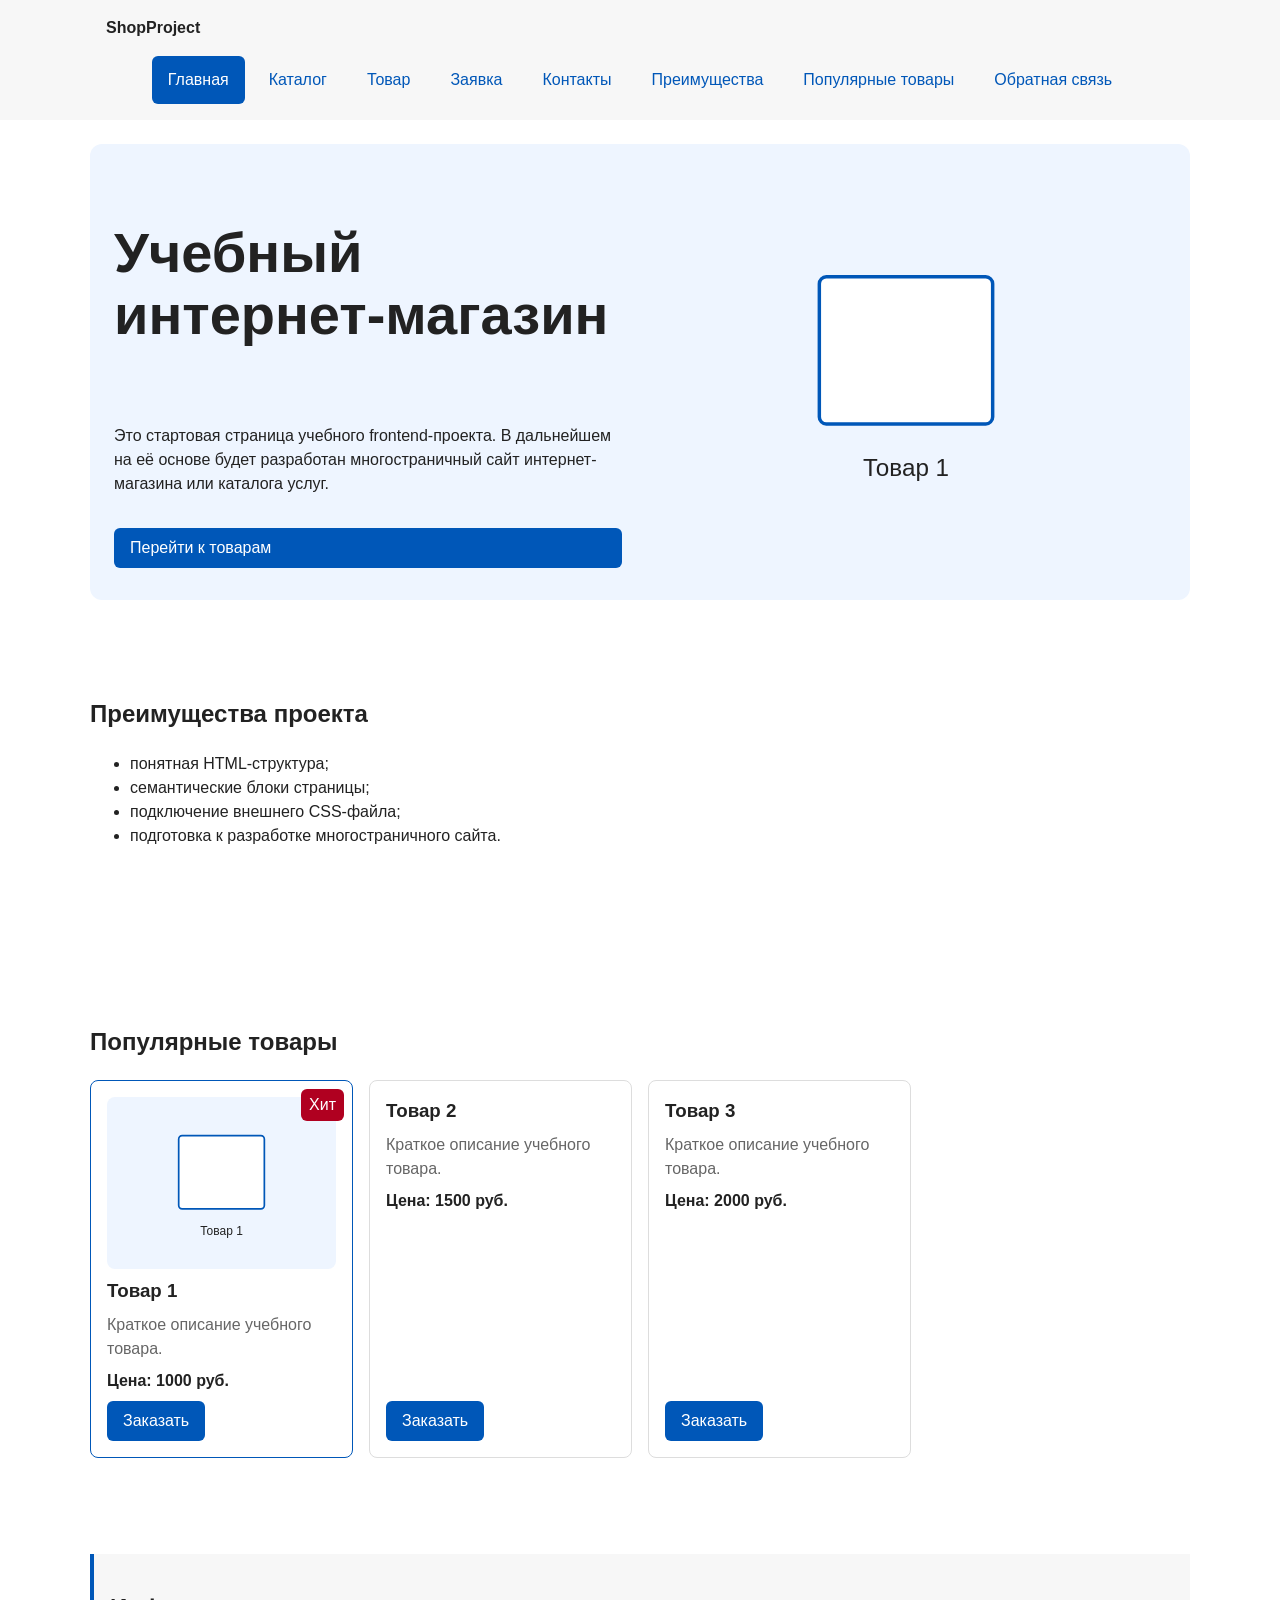
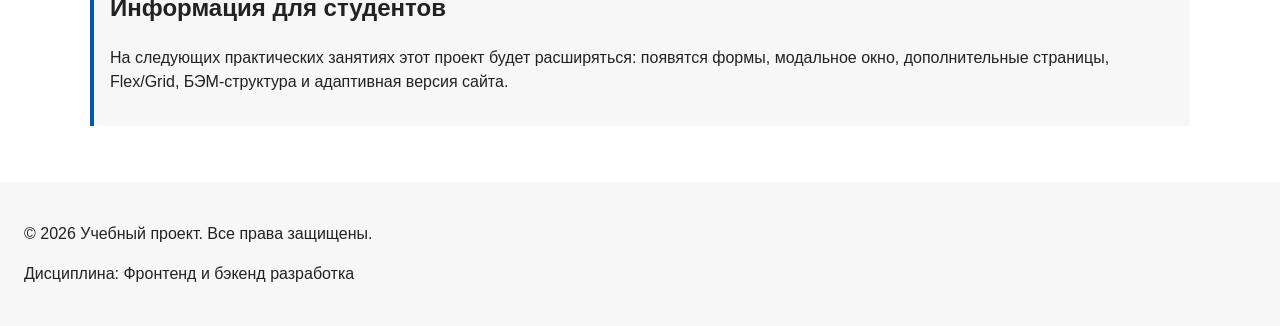
<file: index.html>
<!doctype html>
<html lang="ru">
  <head>
    <meta charset="UTF-8" />
    <meta name="viewport" content="width=device-width, initial-scale=1.0" />
    <meta
      name="description"
      content="Главная страница учебного интернет-магазина: преимущества проекта и популярные товары."
    />
    <title>Учебный интернет-магазин</title>
    <link rel="stylesheet" href="css/style.css" />
    <link rel="stylesheet" href="css/responsive.css" />
    <script src="js/main.js" defer></script>
  </head>

  <body>
    <a class="skip-link" href="#main">Перейти к основному содержимому</a>
    <header class="site-header">
      <div class="site-header__inner">
        <a class="site-header__logo" href="index.html">ShopProject</a>
        <nav class="site-nav" aria-label="Основная навигация">
          <ul class="site-nav__list">
            <li class="site-nav__item">
              <a class="site-nav__link site-nav__link--active" aria-current="page" href="index.html"
                >Главная</a
              >
            </li>
            <li class="site-nav__item">
              <a class="site-nav__link" href="catalog.html">Каталог</a>
            </li>
            <li class="site-nav__item">
              <a class="site-nav__link" href="product.html">Товар</a>
            </li>
            <li class="site-nav__item">
              <a class="site-nav__link" href="order.html">Заявка</a>
            </li>
            <li class="site-nav__item">
              <a class="site-nav__link" href="contacts.html">Контакты</a>
            </li>
            <li class="site-nav__item">
              <a class="site-nav__link" href="index.html#advantages"
                >Преимущества</a
              >
            </li>
            <li class="site-nav__item">
              <a class="site-nav__link" href="index.html#popular"
                >Популярные товары</a
              >
            </li>
            <li class="site-nav__item">
              <a class="site-nav__link" href="index.html#contacts"
                >Обратная связь</a
              >
            </li>
          </ul>
        </nav>
      </div>
    </header>

    <main id="main" tabindex="-1">
      <!-- Основное содержимое страницы -->
      <section class="hero">
        <div class="hero__content">
        <h1 class="hero__title">Учебный интернет-магазин</h1>
        <p>
          Это стартовая страница учебного frontend-проекта. В дальнейшем на её
          основе будет разработан многостраничный сайт интернет-магазина или
          каталога услуг.
        </p>
        <a class="button button--primary" href="#popular">Перейти к товарам</a>
        </div>
        <picture>
          <source media="(min-width: 1200px)" srcset="images/product-960.svg">
          <source media="(min-width: 768px)" srcset="images/product-640.svg">
          <img src="images/product-480.svg" alt="Белая упаковка учебного товара"
            width="480" height="320" class="hero__image">
        </picture>
      </section>

      <section class="section" id="advantages">
        <h2 class="section__title">Преимущества проекта</h2>

        <ul class="advantages-list">
          <li>понятная HTML-структура;</li>
          <li>семантические блоки страницы;</li>
          <li>подключение внешнего CSS-файла;</li>
          <li>подготовка к разработке многостраничного сайта.</li>
        </ul>
      </section>

      <section class="section" id="popular">
        <h2 class="section__title">Популярные товары</h2>

        <div class="products-grid">
          <article class="product-card product-card--featured">
            <span class="product-card__badge">Хит</span>
            <img src="images/product-640.svg"
              srcset="images/product-480.svg 480w, images/product-640.svg 640w, images/product-960.svg 960w"
              sizes="(min-width: 1280px) 260px, (min-width: 1024px) 340px, (min-width: 640px) calc(50vw - 40px), calc(100vw - 64px)"
              alt="Белая упаковка товара 1" width="640" height="427"
              loading="lazy" class="product-card__image">
            <h3 class="product-card__title">Товар 1</h3>
            <p class="product-card__description">
              Краткое описание учебного товара.
            </p>
            <p class="product-card__price">Цена: 1000 руб.</p>
            <button
              class="button button--primary product-card__button"
              type="button"
              data-product="Товар 1"
            >
              Заказать
            </button>
          </article>

          <article class="product-card">
            <h3 class="product-card__title">Товар 2</h3>
            <p class="product-card__description">
              Краткое описание учебного товара.
            </p>
            <p class="product-card__price">Цена: 1500 руб.</p>
            <button
              class="button button--primary product-card__button"
              type="button"
              data-product="Товар 2"
            >
              Заказать
            </button>
          </article>

          <article class="product-card">
            <h3 class="product-card__title">Товар 3</h3>
            <p class="product-card__description">
              Краткое описание учебного товара.
            </p>
            <p class="product-card__price">Цена: 2000 руб.</p>
            <button
              class="button button--primary product-card__button"
              type="button"
              data-product="Товар 3"
            >
              Заказать
            </button>
          </article>
        </div>
      </section>

      <aside class="aside-info">
        <h2>Информация для студентов</h2>
        <p>
          На следующих практических занятиях этот проект будет расширяться:
          появятся формы, модальное окно, дополнительные страницы, Flex/Grid,
          БЭМ-структура и адаптивная версия сайта.
        </p>
      </aside>
    </main>

    <footer class="site-footer" id="contacts">
      <p>&copy; 2026 Учебный проект. Все права защищены.</p>
      <p>Дисциплина: Фронтенд и бэкенд разработка</p>
    </footer>

    <dialog
      class="order-dialog"
      id="order-dialog"
      aria-labelledby="order-dialog-title"
    >
      <h2 class="order-dialog__title" id="order-dialog-title">
        Оформление заявки
      </h2>

      <div class="form-errors" id="form-errors" role="alert" hidden>
          <p>Исправьте ошибки в полях:</p>
          <ul id="form-errors-list"></ul>
        </div>
        <form
        class="order-form"
        id="order-form"
        action="#"
        method="post"
        novalidate
      >
        <input id="selected-product" name="selected-product" type="hidden" />

        <div class="order-form__field">
          <label class="order-form__label" for="order-name">Имя</label>
          <input
            class="order-form__input"
            id="order-name"
            name="name"
            type="text"
            placeholder="Введите ваше имя"
            minlength="2"
            autocomplete="given-name"
            required
          />
        </div>

        <div class="order-form__field">
          <label class="order-form__label" for="order-email">E-mail</label>
          <input
            class="order-form__input"
            id="order-email"
            name="email"
            type="email"
            placeholder="example@mail.ru"
            autocomplete="email"
            required
          />
        </div>

        <div class="order-form__field">
          <label class="order-form__label" for="order-phone">Телефон</label>
          <input
            class="order-form__input"
            id="order-phone"
              aria-describedby="order-phone-hint"
            name="phone"
            type="tel"
            inputmode="tel"
            placeholder="+7 (900) 000-00-00"
            pattern="^\+7 \(\d{3}\) \d{3}-\d{2}-\d{2}$"
            required
          />
          <small class="order-form__hint" id="order-phone-hint">Формат: +7 (900) 000-00-00</small>
        </div>

        <div class="order-form__field">
          <label class="order-form__label" for="order-date">Дата связи</label>
          <input
            class="order-form__input"
            id="order-date"
            name="date"
            type="date"
          />
        </div>

        <div class="order-form__field">
          <label class="order-form__label" for="order-topic">Тема заявки</label>
          <select
            class="order-form__select"
            id="order-topic"
            name="topic"
            required
          >
            <option value="">Выберите тему</option>
            <option value="product">Заказ товара</option>
            <option value="consultation">Консультация</option>
            <option value="delivery">Доставка</option>
          </select>
        </div>

        <div class="order-form__field order-form__field--wide">
          <label class="order-form__label" for="order-comment"
            >Комментарий</label
          >
          <textarea
            class="order-form__textarea"
            id="order-comment"
            name="comment"
            rows="4"
            placeholder="Укажите дополнительную информацию"
          ></textarea>
        </div>

        <div class="order-form__field order-form__field--checkbox">
          <label class="order-form__label" for="order-agreement">
            <input
              class="order-form__input order-form__input--checkbox"
              id="order-agreement"
              name="agreement"
              type="checkbox"
              required
            />
            Я согласен на обработку данных
          </label>
        </div>

        <div class="order-form__actions">
          <button
            class="button button--secondary"
            type="button"
            id="close-order-dialog"
          >
            Закрыть
          </button>
          <button class="button button--primary" type="submit">
            Отправить заявку
          </button>
        </div>
      </form>
    </dialog>

    <p class="success-message" id="success-message" role="status" hidden>
      Форма успешно отправлена!
    </p>
  </body>
</html>
</file>
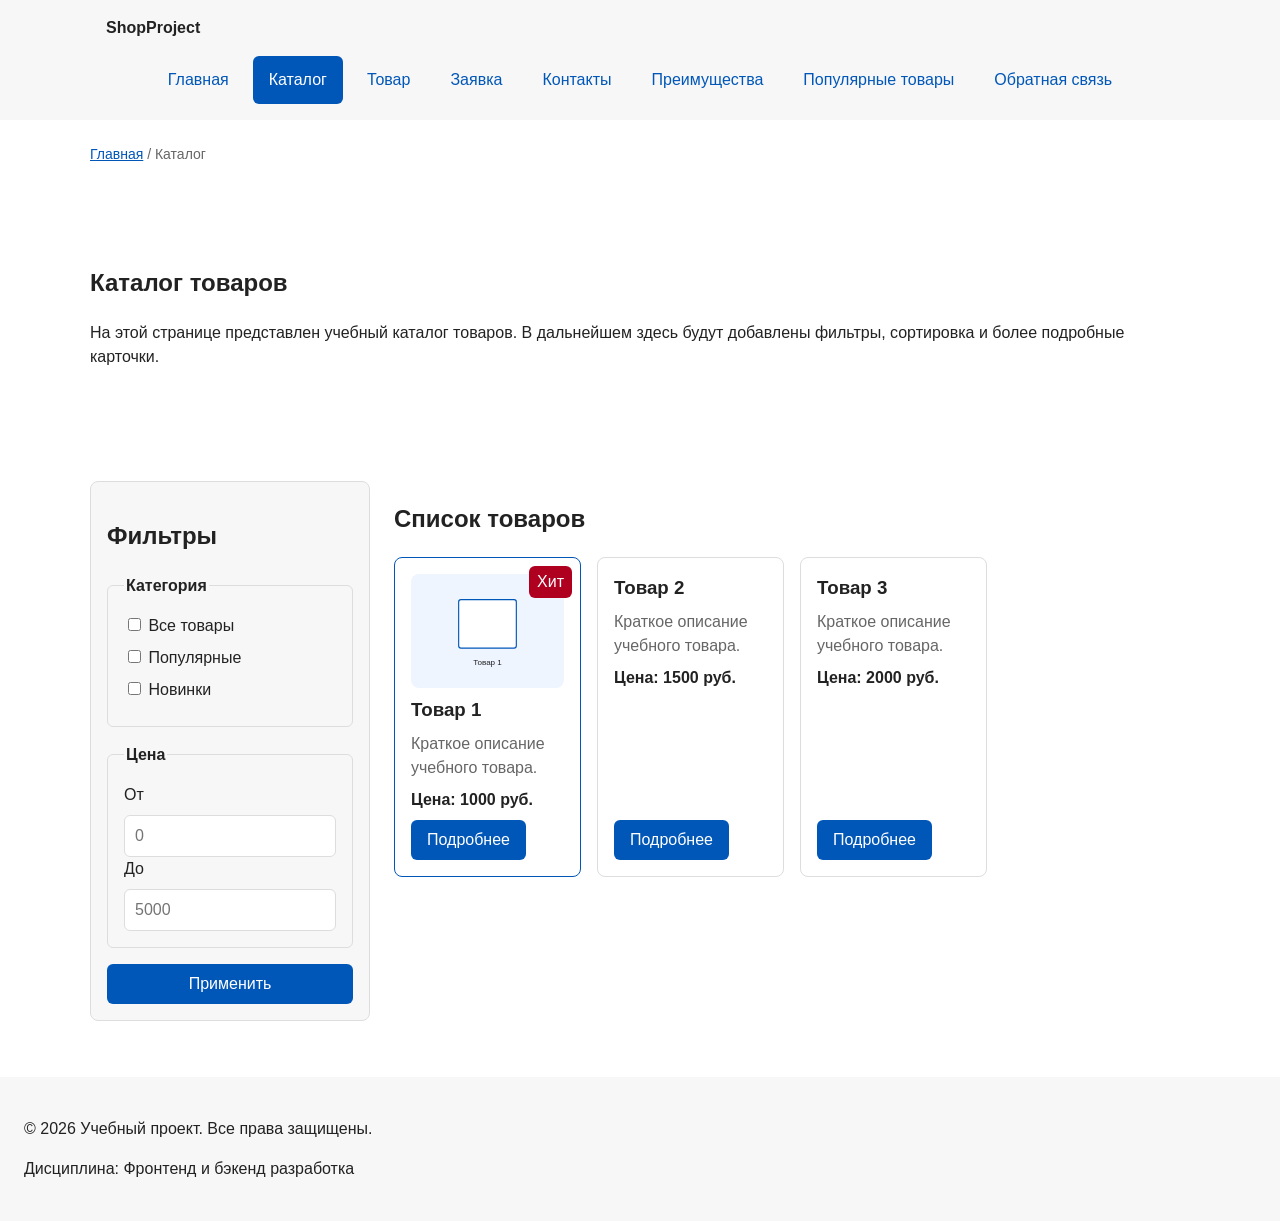
<file: catalog.html>
<!doctype html>
<html lang="ru">
  <head>
    <meta charset="UTF-8" />
    <meta name="viewport" content="width=device-width, initial-scale=1.0" />
    <meta
      name="description"
      content="Каталог товаров учебного интернет-магазина."
    />
    <title>Каталог товаров — Учебный интернет-магазин</title>
    <link rel="stylesheet" href="css/style.css" />
    <link rel="stylesheet" href="css/responsive.css" />
  </head>
  <body>
    <a class="skip-link" href="#main">Перейти к основному содержимому</a>
    <header class="site-header">
      <div class="site-header__inner">
        <a class="site-header__logo" href="index.html">ShopProject</a>
        <nav class="site-nav" aria-label="Основная навигация">
          <ul class="site-nav__list">
            <li class="site-nav__item">
              <a class="site-nav__link" href="index.html">Главная</a>
            </li>
            <li class="site-nav__item">
              <a
                class="site-nav__link site-nav__link--active" aria-current="page"
                href="catalog.html"
                >Каталог</a
              >
            </li>
            <li class="site-nav__item">
              <a class="site-nav__link" href="product.html">Товар</a>
            </li>
            <li class="site-nav__item">
              <a class="site-nav__link" href="order.html">Заявка</a>
            </li>
            <li class="site-nav__item">
              <a class="site-nav__link" href="contacts.html">Контакты</a>
            </li>
            <li class="site-nav__item">
              <a class="site-nav__link" href="index.html#advantages"
                >Преимущества</a
              >
            </li>
            <li class="site-nav__item">
              <a class="site-nav__link" href="index.html#popular"
                >Популярные товары</a
              >
            </li>
            <li class="site-nav__item">
              <a class="site-nav__link" href="index.html#contacts"
                >Обратная связь</a
              >
            </li>
          </ul>
        </nav>
      </div>
    </header>

    <main id="main" tabindex="-1">
      <nav class="breadcrumbs" aria-label="Хлебные крошки">
        <a class="breadcrumbs__link" href="index.html">Главная</a>
        <span class="breadcrumbs__current">Каталог</span>
      </nav>

      <section class="section">
        <h1>Каталог товаров</h1>
        <p>
          На этой странице представлен учебный каталог товаров. В дальнейшем
          здесь будут добавлены фильтры, сортировка и более подробные карточки.
        </p>
      </section>

      <section class="catalog-layout">
        <aside class="catalog-filters">
          <h2>Фильтры</h2>

          <form class="filters-form" action="#" method="get">
            <fieldset class="filters-form__group">
              <legend class="filters-form__legend">Категория</legend>

              <label class="filters-form__label">
                <input type="checkbox" name="category" value="all" />
                Все товары
              </label>

              <label class="filters-form__label">
                <input type="checkbox" name="category" value="popular" />
                Популярные
              </label>

              <label class="filters-form__label">
                <input type="checkbox" name="category" value="new" />
                Новинки
              </label>
            </fieldset>

            <fieldset class="filters-form__group">
              <legend class="filters-form__legend">Цена</legend>

              <label class="filters-form__label" for="price-from">От</label>
              <input
                class="filters-form__input"
                id="price-from"
                name="price-from"
                type="number"
                min="0"
                placeholder="0"
              />

              <label class="filters-form__label" for="price-to">До</label>
              <input
                class="filters-form__input"
                id="price-to"
                name="price-to"
                type="number"
                min="0"
                placeholder="5000"
              />
            </fieldset>

            <button class="button button--primary" type="submit">
              Применить
            </button>
          </form>
        </aside>

        <section class="catalog-products">
          <h2>Список товаров</h2>

          <div class="products-grid">
            <article class="product-card product-card--featured">
              <span class="product-card__badge">Хит</span>
              <img src="images/product-640.svg"
              srcset="images/product-480.svg 480w, images/product-640.svg 640w, images/product-960.svg 960w"
              sizes="(min-width: 1280px) 180px, (min-width: 1024px) 210px, (min-width: 640px) calc(50vw - 40px), calc(100vw - 64px)"
              alt="Белая упаковка товара 1" width="640" height="427"
              loading="lazy" class="product-card__image">
            <h3 class="product-card__title">Товар 1</h3>
              <p class="product-card__description">
                Краткое описание учебного товара.
              </p>
              <p class="product-card__price">Цена: 1000 руб.</p>
              <a
                class="button button--primary product-card__button"
                href="product.html"
                >Подробнее</a
              >
            </article>

            <article class="product-card">
              <h3 class="product-card__title">Товар 2</h3>
              <p class="product-card__description">
                Краткое описание учебного товара.
              </p>
              <p class="product-card__price">Цена: 1500 руб.</p>
              <a
                class="button button--primary product-card__button"
                href="product.html"
                >Подробнее</a
              >
            </article>

            <article class="product-card">
              <h3 class="product-card__title">Товар 3</h3>
              <p class="product-card__description">
                Краткое описание учебного товара.
              </p>
              <p class="product-card__price">Цена: 2000 руб.</p>
              <a
                class="button button--primary product-card__button"
                href="product.html"
                >Подробнее</a
              >
            </article>
          </div>
        </section>
      </section>
    </main>

    <footer class="site-footer">
      <p>&copy; 2026 Учебный проект. Все права защищены.</p>
      <p>Дисциплина: Фронтенд и бэкенд разработка</p>
    </footer>
  </body>
</html>
</file>
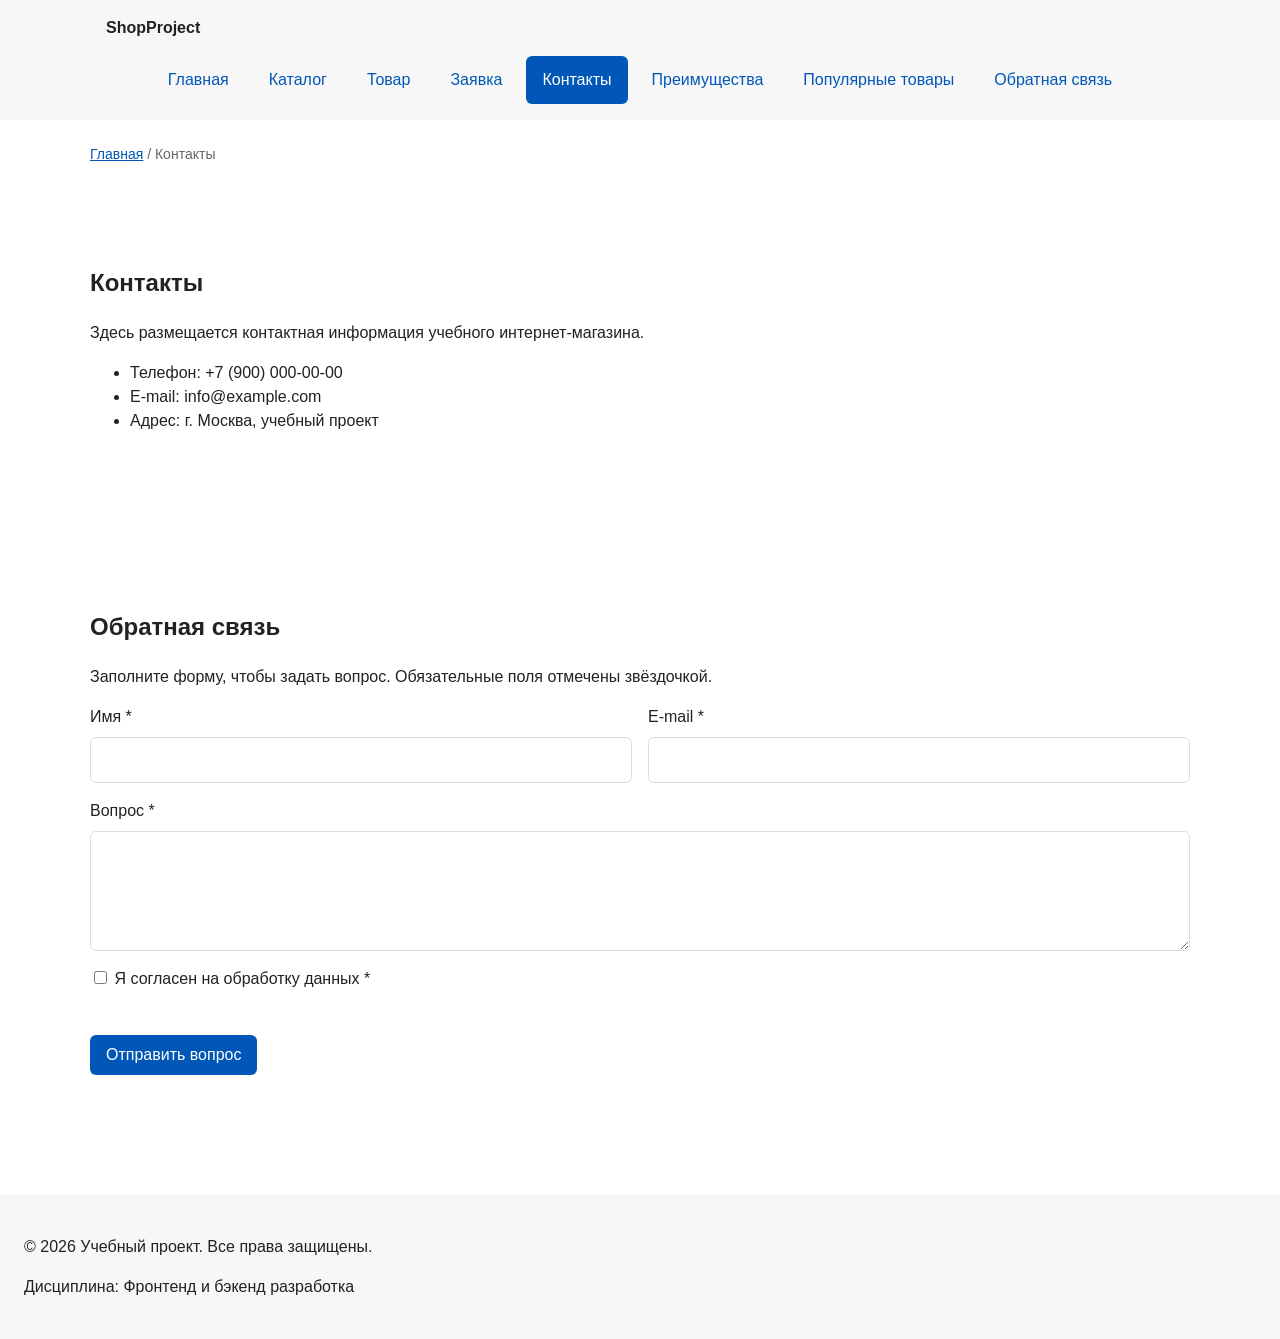
<file: contacts.html>
<!doctype html>
<html lang="ru">
  <head>
    <meta charset="UTF-8" />
    <meta name="viewport" content="width=device-width, initial-scale=1.0" />
    <meta
      name="description"
      content="Контактная информация учебного интернет-магазина."
    />
    <title>Контакты — Учебный интернет-магазин</title>
    <link rel="stylesheet" href="css/style.css" />
    <link rel="stylesheet" href="css/responsive.css" />
    <script src="js/main.js" defer></script>
  </head>
  <body>
    <a class="skip-link" href="#main">Перейти к основному содержимому</a>
    <header class="site-header">
      <div class="site-header__inner">
        <a class="site-header__logo" href="index.html">ShopProject</a>
        <nav class="site-nav" aria-label="Основная навигация">
          <ul class="site-nav__list">
            <li class="site-nav__item">
              <a class="site-nav__link" href="index.html">Главная</a>
            </li>
            <li class="site-nav__item">
              <a class="site-nav__link" href="catalog.html">Каталог</a>
            </li>
            <li class="site-nav__item">
              <a class="site-nav__link" href="product.html">Товар</a>
            </li>
            <li class="site-nav__item">
              <a class="site-nav__link" href="order.html">Заявка</a>
            </li>
            <li class="site-nav__item">
              <a
                class="site-nav__link site-nav__link--active" aria-current="page"
                href="contacts.html"
                >Контакты</a
              >
            </li>
            <li class="site-nav__item">
              <a class="site-nav__link" href="index.html#advantages"
                >Преимущества</a
              >
            </li>
            <li class="site-nav__item">
              <a class="site-nav__link" href="index.html#popular"
                >Популярные товары</a
              >
            </li>
            <li class="site-nav__item">
              <a class="site-nav__link" href="index.html#contacts"
                >Обратная связь</a
              >
            </li>
          </ul>
        </nav>
      </div>
    </header>

    <main id="main" tabindex="-1">
      <nav class="breadcrumbs" aria-label="Хлебные крошки">
        <a class="breadcrumbs__link" href="index.html">Главная</a>
        <span class="breadcrumbs__current">Контакты</span>
      </nav>

      <section class="section">
        <h1>Контакты</h1>
        <p>
          Здесь размещается контактная информация учебного интернет-магазина.
        </p>

        <ul>
          <li>Телефон: +7 (900) 000-00-00</li>
          <li>E-mail: info@example.com</li>
          <li>Адрес: г. Москва, учебный проект</li>
        </ul>
      </section>

      <section class="section" id="feedback">
        <h2 class="section__title">Обратная связь</h2>
        <p>Заполните форму, чтобы задать вопрос. Обязательные поля отмечены звёздочкой.</p>
        <div class="form-errors" id="form-errors" role="alert" hidden>
          <p>Исправьте ошибки в полях:</p>
          <ul id="form-errors-list"></ul>
        </div>
        <form class="order-form" id="order-form" action="#" method="post" novalidate>
          <div class="order-form__field">
            <label class="order-form__label" for="contact-name">Имя *</label>
            <input class="order-form__input" id="contact-name" name="name"
              type="text" minlength="2" autocomplete="given-name" required>
          </div>
          <div class="order-form__field">
            <label class="order-form__label" for="contact-email">E-mail *</label>
            <input class="order-form__input" id="contact-email" name="email"
              type="email" autocomplete="email" required>
          </div>
          <div class="order-form__field order-form__field--wide">
            <label class="order-form__label" for="contact-comment">Вопрос *</label>
            <textarea class="order-form__textarea" id="contact-comment"
              name="comment" rows="4" required></textarea>
          </div>
          <div class="order-form__field order-form__field--checkbox">
            <label class="order-form__label" for="contact-agreement">
              <input class="order-form__input order-form__input--checkbox"
                id="contact-agreement" name="agreement" type="checkbox" required>
              Я согласен на обработку данных *
            </label>
          </div>
          <div class="order-form__actions">
            <button class="button button--primary" type="submit">Отправить вопрос</button>
          </div>
        </form>
        <p class="success-message" id="success-message" role="status" hidden>
          Сообщение успешно подготовлено! Это учебная форма без отправки на сервер.
        </p>
      </section>
    </main>

    <footer class="site-footer">
      <p>&copy; 2026 Учебный проект. Все права защищены.</p>
      <p>Дисциплина: Фронтенд и бэкенд разработка</p>
    </footer>
  </body>
</html>
</file>
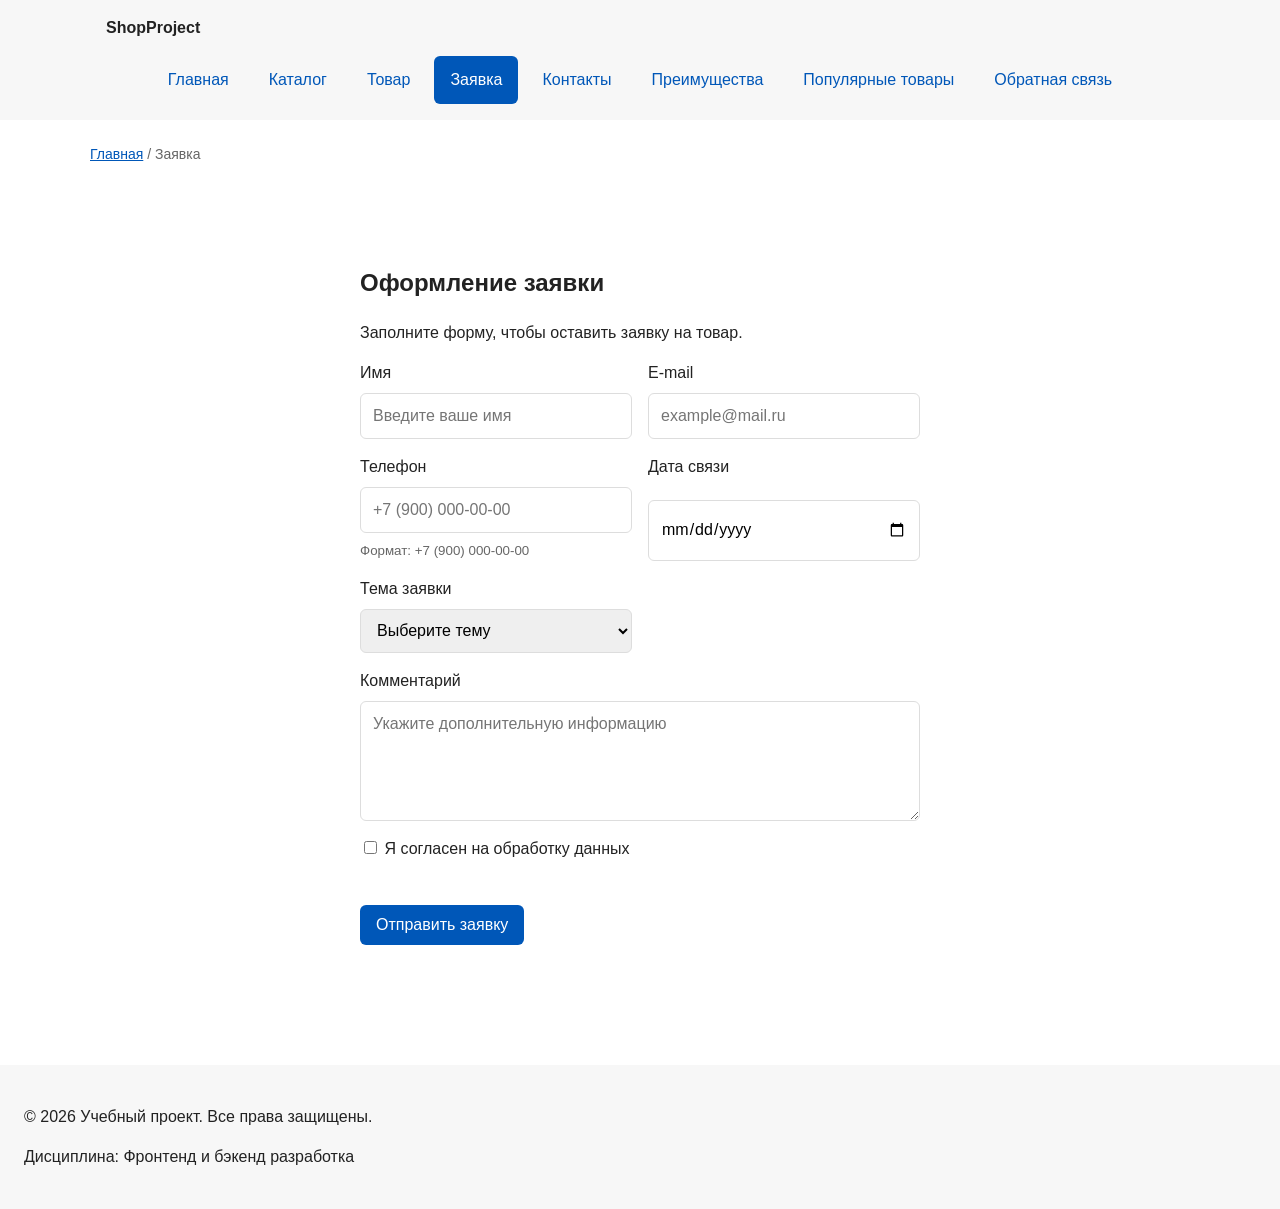
<file: order.html>
<!doctype html>
<html lang="ru">
  <head>
    <meta charset="UTF-8" />
    <meta name="viewport" content="width=device-width, initial-scale=1.0" />
    <meta
      name="description"
      content="Форма оформления заявки в учебном интернет-магазине."
    />
    <title>Оформление заявки — Учебный интернет-магазин</title>
    <link rel="stylesheet" href="css/style.css" />
    <link rel="stylesheet" href="css/responsive.css" />
    <script src="js/main.js" defer></script>
  </head>
  <body>
    <a class="skip-link" href="#main">Перейти к основному содержимому</a>
    <header class="site-header">
      <div class="site-header__inner">
        <a class="site-header__logo" href="index.html">ShopProject</a>
        <nav class="site-nav" aria-label="Основная навигация">
          <ul class="site-nav__list">
            <li class="site-nav__item">
              <a class="site-nav__link" href="index.html">Главная</a>
            </li>
            <li class="site-nav__item">
              <a class="site-nav__link" href="catalog.html">Каталог</a>
            </li>
            <li class="site-nav__item">
              <a class="site-nav__link" href="product.html">Товар</a>
            </li>
            <li class="site-nav__item">
              <a class="site-nav__link site-nav__link--active" aria-current="page" href="order.html"
                >Заявка</a
              >
            </li>
            <li class="site-nav__item">
              <a class="site-nav__link" href="contacts.html">Контакты</a>
            </li>
            <li class="site-nav__item">
              <a class="site-nav__link" href="index.html#advantages"
                >Преимущества</a
              >
            </li>
            <li class="site-nav__item">
              <a class="site-nav__link" href="index.html#popular"
                >Популярные товары</a
              >
            </li>
            <li class="site-nav__item">
              <a class="site-nav__link" href="index.html#contacts"
                >Обратная связь</a
              >
            </li>
          </ul>
        </nav>
      </div>
    </header>
    <main id="main" tabindex="-1">
      <nav class="breadcrumbs" aria-label="Хлебные крошки">
        <a class="breadcrumbs__link" href="index.html">Главная</a>
        <span class="breadcrumbs__current">Заявка</span>
      </nav>
      <section class="section order-page">
        <h1>Оформление заявки</h1>
        <p>Заполните форму, чтобы оставить заявку на товар.</p>
        <div class="form-errors" id="form-errors" role="alert" hidden>
          <p>Исправьте ошибки в полях:</p>
          <ul id="form-errors-list"></ul>
        </div>
        <form
          class="order-form"
          id="order-form"
          action="#"
          method="post"
          novalidate
        >
          <div class="order-form__field">
            <label class="order-form__label" for="order-name">Имя</label>
            <input
              class="order-form__input"
              id="order-name"
              name="name"
              type="text"
              placeholder="Введите ваше имя"
              minlength="2"
              autocomplete="given-name"
              required
            />
          </div>
          <div class="order-form__field">
            <label class="order-form__label" for="order-email">E-mail</label>
            <input
              class="order-form__input"
              id="order-email"
              name="email"
              type="email"
              placeholder="example@mail.ru"
              autocomplete="email"
              required
            />
          </div>
          <div class="order-form__field">
            <label class="order-form__label" for="order-phone">Телефон</label>
            <input
              class="order-form__input"
              id="order-phone"
              aria-describedby="order-phone-hint"
              name="phone"
              type="tel"
              inputmode="tel"
              placeholder="+7 (900) 000-00-00"
              pattern="^\+7 \(\d{3}\) \d{3}-\d{2}-\d{2}$"
              required
            />
            <small class="order-form__hint" id="order-phone-hint">Формат: +7 (900) 000-00-00</small>
          </div>
          <div class="order-form__field">
            <label class="order-form__label" for="order-date">Дата связи</label>
            <input
              class="order-form__input"
              id="order-date"
              name="date"
              type="date"
            />
          </div>
          <div class="order-form__field">
            <label class="order-form__label" for="order-topic"
              >Тема заявки</label
            >
            <select
              class="order-form__select"
              id="order-topic"
              name="topic"
              required
            >
              <option value="">Выберите тему</option>
              <option value="product">Заказ товара</option>
              <option value="consultation">Консультация</option>
              <option value="delivery">Доставка</option>
            </select>
          </div>
          <div class="order-form__field order-form__field--wide">
            <label class="order-form__label" for="order-comment"
              >Комментарий</label
            >
            <textarea
              class="order-form__textarea"
              id="order-comment"
              name="comment"
              rows="4"
              placeholder="Укажите дополнительную информацию"
            ></textarea>
          </div>
          <div class="order-form__field order-form__field--checkbox">
            <label class="order-form__label" for="order-agreement">
              <input
                class="order-form__input order-form__input--checkbox"
                id="order-agreement"
                name="agreement"
                type="checkbox"
                required
              />
              Я согласен на обработку данных
            </label>
          </div>
          <div class="order-form__actions">
            <button class="button button--primary" type="submit">
              Отправить заявку
            </button>
          </div>
        </form>
        <p class="success-message" id="success-message" role="status" hidden>
          Форма успешно отправлена!
        </p>
      </section>
    </main>
    <footer class="site-footer">
      <p>&copy; 2026 Учебный проект. Все права защищены.</p>
      <p>Дисциплина: Фронтенд и бэкенд разработка</p>
    </footer>
  </body>
</html>
</file>
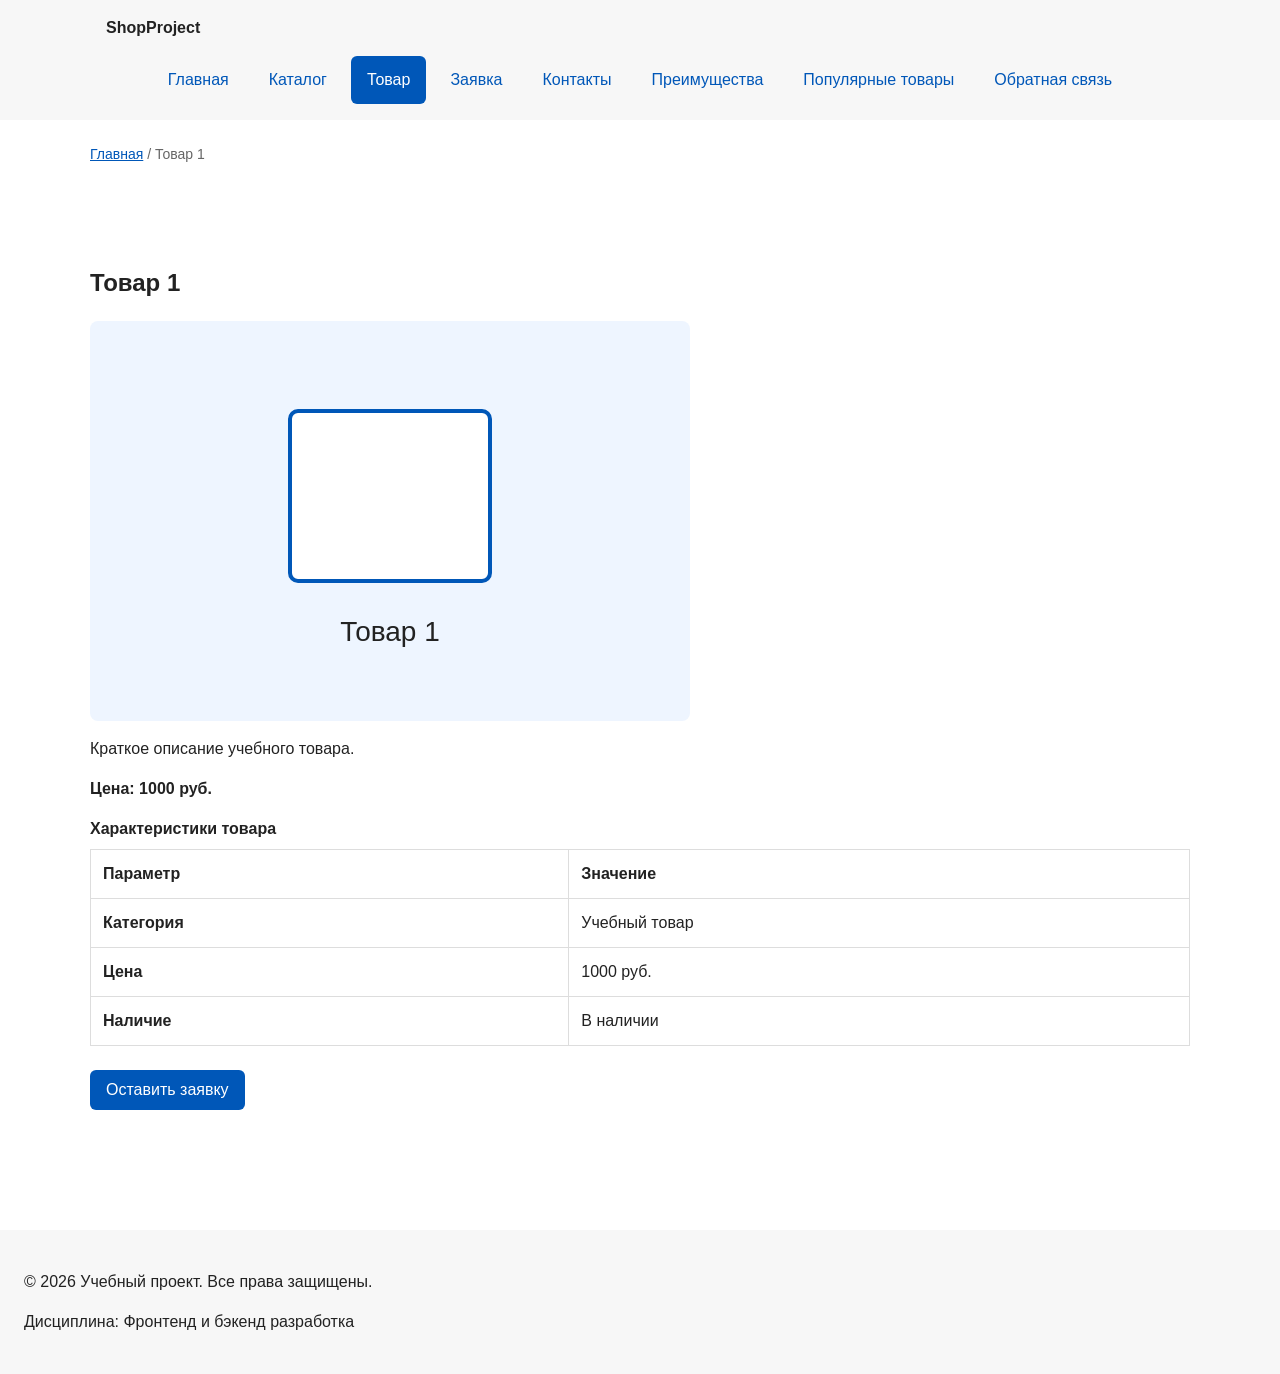
<file: product.html>
<!doctype html>
<html lang="ru">
  <head>
    <meta charset="UTF-8" />
    <meta name="viewport" content="width=device-width, initial-scale=1.0" />
    <meta
      name="description"
      content="Описание, цена и характеристики товара 1 в учебном интернет-магазине."
    />
    <title>Товар 1 — Учебный интернет-магазин</title>
    <link rel="stylesheet" href="css/style.css" />
    <link rel="stylesheet" href="css/responsive.css" />
  </head>
  <body>
    <a class="skip-link" href="#main">Перейти к основному содержимому</a>
    <header class="site-header">
      <div class="site-header__inner">
        <a class="site-header__logo" href="index.html">ShopProject</a>
        <nav class="site-nav" aria-label="Основная навигация">
          <ul class="site-nav__list">
            <li class="site-nav__item">
              <a class="site-nav__link" href="index.html">Главная</a>
            </li>
            <li class="site-nav__item">
              <a class="site-nav__link" href="catalog.html">Каталог</a>
            </li>
            <li class="site-nav__item">
              <a
                class="site-nav__link site-nav__link--active" aria-current="page"
                href="product.html"
                >Товар</a
              >
            </li>
            <li class="site-nav__item">
              <a class="site-nav__link" href="order.html">Заявка</a>
            </li>
            <li class="site-nav__item">
              <a class="site-nav__link" href="contacts.html">Контакты</a>
            </li>
            <li class="site-nav__item">
              <a class="site-nav__link" href="index.html#advantages"
                >Преимущества</a
              >
            </li>
            <li class="site-nav__item">
              <a class="site-nav__link" href="index.html#popular"
                >Популярные товары</a
              >
            </li>
            <li class="site-nav__item">
              <a class="site-nav__link" href="index.html#contacts"
                >Обратная связь</a
              >
            </li>
          </ul>
        </nav>
      </div>
    </header>
    <main id="main" tabindex="-1">
      <nav class="breadcrumbs" aria-label="Хлебные крошки">
        <a class="breadcrumbs__link" href="index.html">Главная</a>
        <span class="breadcrumbs__current">Товар 1</span>
      </nav>
      <article class="section product-details">
        <h1>Товар 1</h1>
        <img
          class="product-details__image"
          src="images/product.svg"
          alt="Белая упаковка товара 1"
          width="600"
          height="400"
        />
        <p>Краткое описание учебного товара.</p>
        <p class="product-details__price">Цена: 1000 руб.</p>
        <section class="product-specs">
          <h2>Характеристики товара</h2>
          <dl>
            <div class="product-specs__row">
              <dt>Категория</dt>
              <dd>Учебный товар</dd>
            </div>
            <div class="product-specs__row">
              <dt>Цена</dt>
              <dd>1000 руб.</dd>
            </div>
            <div class="product-specs__row">
              <dt>Наличие</dt>
              <dd>В наличии</dd>
            </div>
          </dl>
        </section>
        <div class="table-wrapper" role="region" aria-labelledby="product-table-caption" tabindex="0">
        <table class="product-table">
          <caption class="product-table__caption" id="product-table-caption">
            Характеристики товара
          </caption>
          <thead>
            <tr>
              <th class="product-table__cell" scope="col">Параметр</th>
              <th class="product-table__cell" scope="col">Значение</th>
            </tr>
          </thead>
          <tbody>
            <tr>
              <th class="product-table__cell" scope="row">Категория</th>
              <td class="product-table__cell">Учебный товар</td>
            </tr>
            <tr>
              <th class="product-table__cell" scope="row">Цена</th>
              <td class="product-table__cell">1000 руб.</td>
            </tr>
            <tr>
              <th class="product-table__cell" scope="row">Наличие</th>
              <td class="product-table__cell">В наличии</td>
            </tr>
          </tbody>
        </table>
        </div>
        <a class="button button--primary" href="order.html">Оставить заявку</a>
      </article>
    </main>
    <footer class="site-footer">
      <p>&copy; 2026 Учебный проект. Все права защищены.</p>
      <p>Дисциплина: Фронтенд и бэкенд разработка</p>
    </footer>
  </body>
</html>
</file>
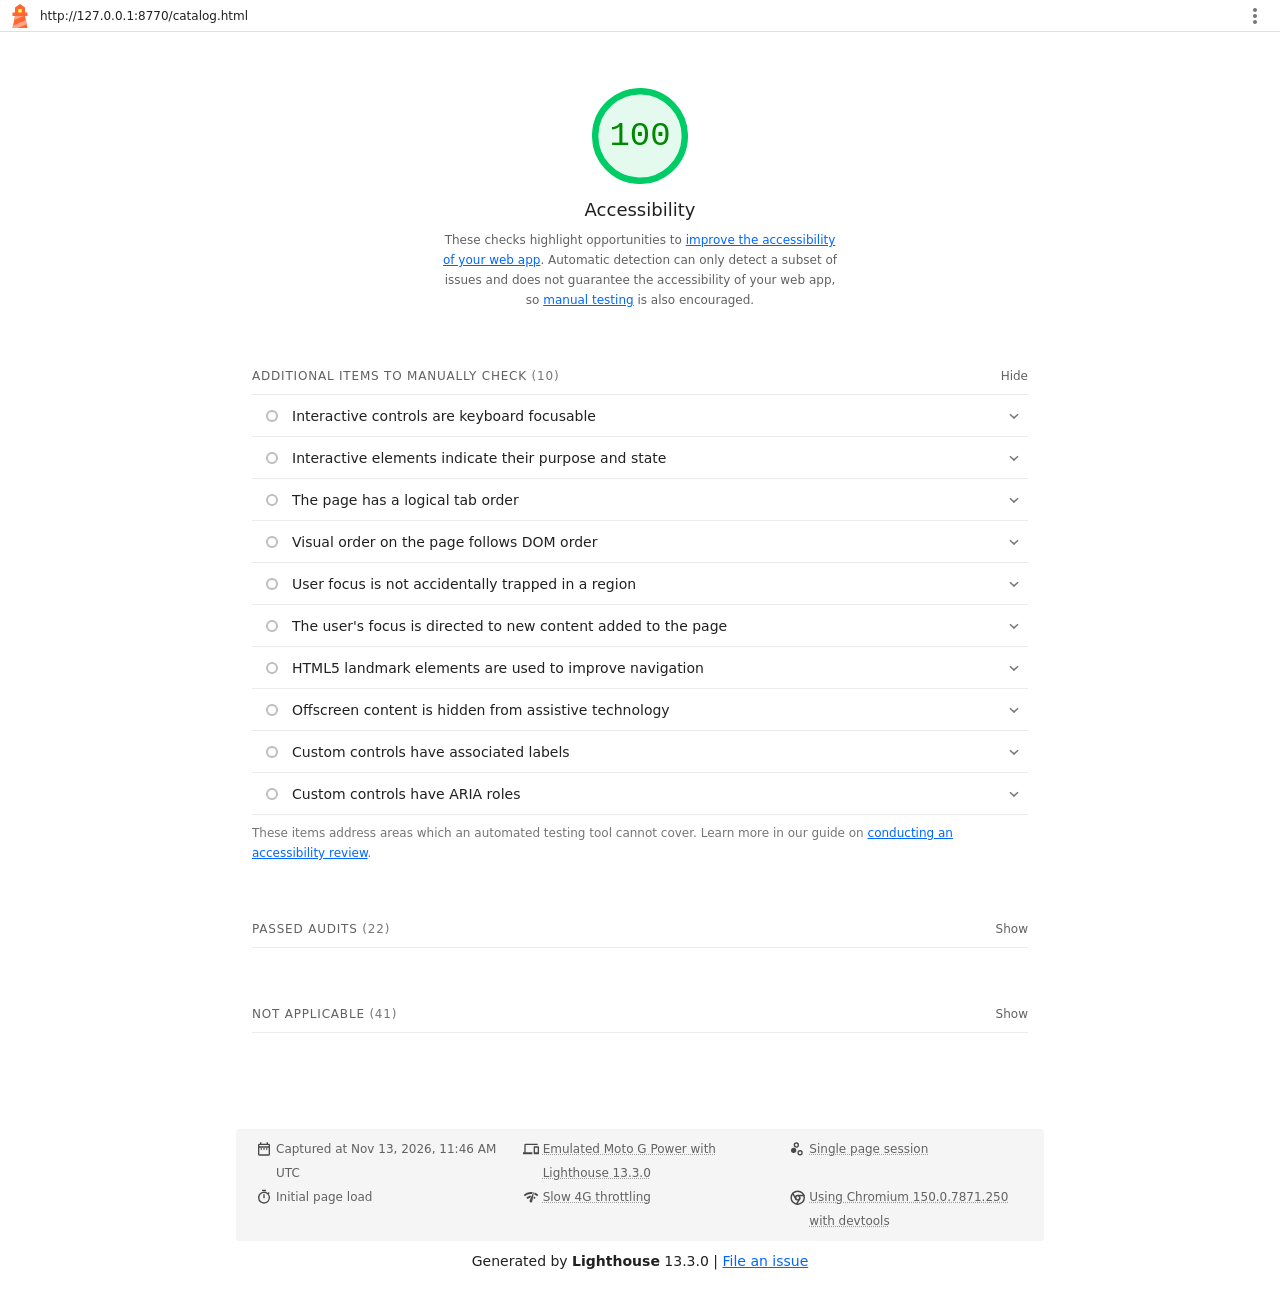
<file: lighthouse/accessibility-catalog.html>
<!--
@license
Copyright 2018 Google LLC
SPDX-License-Identifier: Apache-2.0
-->
<!doctype html>
<html lang="en">
<head>
  <meta charset="utf-8">
  <meta name="viewport" content="width=device-width, initial-scale=1, minimum-scale=1">
  <link rel="icon" href='data:image/svg+xml;utf8,<svg fill="none" xmlns="http://www.w3.org/2000/svg" viewBox="0 0 48 48"><path d="m14 7 10-7 10 7v10h5v7h-5l5 24H9l5-24H9v-7h5V7Z" fill="%23F63"/><path d="M31.561 24H14l-1.689 8.105L31.561 24ZM18.983 48H9l1.022-4.907L35.723 32.27l1.663 7.98L18.983 48Z" fill="%23FFA385"/><path fill="%23FF3" d="M20.5 10h7v7h-7z"/></svg>'>
  <title>Lighthouse Report</title>
  <style>body {margin: 0}</style>
</head>
<body>
  <noscript>Lighthouse report requires JavaScript. Please enable.</noscript>

  <div id="lh-log"></div>

  <script>window.__LIGHTHOUSE_JSON__ = {"lighthouseVersion":"13.3.0","requestedUrl":"http://127.0.0.1:8770/catalog.html","mainDocumentUrl":"http://127.0.0.1:8770/catalog.html","finalDisplayedUrl":"http://127.0.0.1:8770/catalog.html","finalUrl":"http://127.0.0.1:8770/catalog.html","fetchTime":"2026-11-13T11:46:07.570Z","gatherMode":"navigation","runWarnings":[],"userAgent":"Mozilla/5.0 (Macintosh; Intel Mac OS X 10_15_7) AppleWebKit/537.36 (KHTML, like Gecko) Code/1.144.1 Chrome/150.0.7871.250 Electron/43.8.3 Safari/537.36","environment":{"networkUserAgent":"Mozilla/5.0 (Linux; Android 11; moto g power (2022)) AppleWebKit/537.36 (KHTML, like Gecko) Chrome/150.0.0.0 Mobile Safari/537.36","hostUserAgent":"Mozilla/5.0 (Macintosh; Intel Mac OS X 10_15_7) AppleWebKit/537.36 (KHTML, like Gecko) Code/1.144.1 Chrome/150.0.7871.250 Electron/43.8.3 Safari/537.36","benchmarkIndex":2218.5,"credits":{"axe-core":"4.11.4"}},"audits":{"accesskeys":{"id":"accesskeys","title":"`[accesskey]` values are unique","description":"Access keys let users quickly focus a part of the page. For proper navigation, each access key must be unique. [Learn more about access keys](https://dequeuniversity.com/rules/axe/4.11/accesskeys).","score":null,"scoreDisplayMode":"notApplicable"},"aria-allowed-attr":{"id":"aria-allowed-attr","title":"`[aria-*]` attributes match their roles","description":"Each ARIA `role` supports a specific subset of `aria-*` attributes. Mismatching these invalidates the `aria-*` attributes. [Learn how to match ARIA attributes to their roles](https://dequeuniversity.com/rules/axe/4.11/aria-allowed-attr).","score":1,"scoreDisplayMode":"binary","details":{"type":"table","headings":[{"key":"node","valueType":"node","subItemsHeading":{"key":"relatedNode","valueType":"node"},"label":"Failing Elements"}],"items":[]}},"aria-allowed-role":{"id":"aria-allowed-role","title":"Uses ARIA roles only on compatible elements","description":"Many HTML elements can only be assigned certain ARIA roles. Using ARIA roles where they are not allowed can interfere with the accessibility of the web page. [Learn more about ARIA roles](https://dequeuniversity.com/rules/axe/4.11/aria-allowed-role).","score":null,"scoreDisplayMode":"notApplicable"},"aria-command-name":{"id":"aria-command-name","title":"`button`, `link`, and `menuitem` elements have accessible names","description":"When an element doesn't have an accessible name, screen readers announce it with a generic name, making it unusable for users who rely on screen readers. [Learn how to make command elements more accessible](https://dequeuniversity.com/rules/axe/4.11/aria-command-name).","score":null,"scoreDisplayMode":"notApplicable"},"aria-conditional-attr":{"id":"aria-conditional-attr","title":"ARIA attributes are used as specified for the element's role","description":"Some ARIA attributes are only allowed on an element under certain conditions. [Learn more about conditional ARIA attributes](https://dequeuniversity.com/rules/axe/4.11/aria-conditional-attr).","score":1,"scoreDisplayMode":"binary","details":{"type":"table","headings":[{"key":"node","valueType":"node","subItemsHeading":{"key":"relatedNode","valueType":"node"},"label":"Failing Elements"}],"items":[]}},"aria-deprecated-role":{"id":"aria-deprecated-role","title":"Deprecated ARIA roles were not used","description":"Deprecated ARIA roles may not be processed correctly by assistive technology. [Learn more about deprecated ARIA roles](https://dequeuniversity.com/rules/axe/4.11/aria-deprecated-role).","score":null,"scoreDisplayMode":"notApplicable"},"aria-dialog-name":{"id":"aria-dialog-name","title":"Elements with `role=\"dialog\"` or `role=\"alertdialog\"` have accessible names.","description":"ARIA dialog elements without accessible names may prevent screen readers users from discerning the purpose of these elements. [Learn how to make ARIA dialog elements more accessible](https://dequeuniversity.com/rules/axe/4.11/aria-dialog-name).","score":null,"scoreDisplayMode":"notApplicable"},"aria-hidden-body":{"id":"aria-hidden-body","title":"`[aria-hidden=\"true\"]` is not present on the document `\u003cbody>`","description":"Assistive technologies, like screen readers, work inconsistently when `aria-hidden=\"true\"` is set on the document `\u003cbody>`. [Learn how `aria-hidden` affects the document body](https://dequeuniversity.com/rules/axe/4.11/aria-hidden-body).","score":1,"scoreDisplayMode":"binary","details":{"type":"table","headings":[{"key":"node","valueType":"node","subItemsHeading":{"key":"relatedNode","valueType":"node"},"label":"Failing Elements"}],"items":[]}},"aria-hidden-focus":{"id":"aria-hidden-focus","title":"`[aria-hidden=\"true\"]` elements do not contain focusable descendents","description":"Focusable descendents within an `[aria-hidden=\"true\"]` element prevent those interactive elements from being available to users of assistive technologies like screen readers. [Learn how `aria-hidden` affects focusable elements](https://dequeuniversity.com/rules/axe/4.11/aria-hidden-focus).","score":null,"scoreDisplayMode":"notApplicable"},"aria-input-field-name":{"id":"aria-input-field-name","title":"ARIA input fields have accessible names","description":"When an input field doesn't have an accessible name, screen readers announce it with a generic name, making it unusable for users who rely on screen readers. [Learn more about input field labels](https://dequeuniversity.com/rules/axe/4.11/aria-input-field-name).","score":null,"scoreDisplayMode":"notApplicable"},"aria-meter-name":{"id":"aria-meter-name","title":"ARIA `meter` elements have accessible names","description":"When a meter element doesn't have an accessible name, screen readers announce it with a generic name, making it unusable for users who rely on screen readers. [Learn how to name `meter` elements](https://dequeuniversity.com/rules/axe/4.11/aria-meter-name).","score":null,"scoreDisplayMode":"notApplicable"},"aria-progressbar-name":{"id":"aria-progressbar-name","title":"ARIA `progressbar` elements have accessible names","description":"When a `progressbar` element doesn't have an accessible name, screen readers announce it with a generic name, making it unusable for users who rely on screen readers. [Learn how to label `progressbar` elements](https://dequeuniversity.com/rules/axe/4.11/aria-progressbar-name).","score":null,"scoreDisplayMode":"notApplicable"},"aria-prohibited-attr":{"id":"aria-prohibited-attr","title":"Elements use only permitted ARIA attributes","description":"Using ARIA attributes in roles where they are prohibited can mean that important information is not communicated to users of assistive technologies. [Learn more about prohibited ARIA roles](https://dequeuniversity.com/rules/axe/4.11/aria-prohibited-attr).","score":1,"scoreDisplayMode":"binary","details":{"type":"table","headings":[{"key":"node","valueType":"node","subItemsHeading":{"key":"relatedNode","valueType":"node"},"label":"Failing Elements"}],"items":[]}},"aria-required-attr":{"id":"aria-required-attr","title":"`[role]`s have all required `[aria-*]` attributes","description":"Some ARIA roles have required attributes that describe the state of the element to screen readers. [Learn more about roles and required attributes](https://dequeuniversity.com/rules/axe/4.11/aria-required-attr).","score":null,"scoreDisplayMode":"notApplicable"},"aria-required-children":{"id":"aria-required-children","title":"Elements with an ARIA `[role]` that require children to contain a specific `[role]` have all required children.","description":"Some ARIA parent roles must contain specific child roles to perform their intended accessibility functions. [Learn more about roles and required children elements](https://dequeuniversity.com/rules/axe/4.11/aria-required-children).","score":null,"scoreDisplayMode":"notApplicable"},"aria-required-parent":{"id":"aria-required-parent","title":"`[role]`s are contained by their required parent element","description":"Some ARIA child roles must be contained by specific parent roles to properly perform their intended accessibility functions. [Learn more about ARIA roles and required parent element](https://dequeuniversity.com/rules/axe/4.11/aria-required-parent).","score":null,"scoreDisplayMode":"notApplicable"},"aria-roles":{"id":"aria-roles","title":"`[role]` values are valid","description":"ARIA roles must have valid values in order to perform their intended accessibility functions. [Learn more about valid ARIA roles](https://dequeuniversity.com/rules/axe/4.11/aria-roles).","score":null,"scoreDisplayMode":"notApplicable"},"aria-text":{"id":"aria-text","title":"Elements with the `role=text` attribute do not have focusable descendents.","description":"Adding `role=text` around a text node split by markup enables VoiceOver to treat it as one phrase, but the element's focusable descendents will not be announced. [Learn more about the `role=text` attribute](https://dequeuniversity.com/rules/axe/4.11/aria-text).","score":null,"scoreDisplayMode":"notApplicable"},"aria-toggle-field-name":{"id":"aria-toggle-field-name","title":"ARIA toggle fields have accessible names","description":"When a toggle field doesn't have an accessible name, screen readers announce it with a generic name, making it unusable for users who rely on screen readers. [Learn more about toggle fields](https://dequeuniversity.com/rules/axe/4.11/aria-toggle-field-name).","score":null,"scoreDisplayMode":"notApplicable"},"aria-tooltip-name":{"id":"aria-tooltip-name","title":"ARIA `tooltip` elements have accessible names","description":"When a tooltip element doesn't have an accessible name, screen readers announce it with a generic name, making it unusable for users who rely on screen readers. [Learn how to name `tooltip` elements](https://dequeuniversity.com/rules/axe/4.11/aria-tooltip-name).","score":null,"scoreDisplayMode":"notApplicable"},"aria-treeitem-name":{"id":"aria-treeitem-name","title":"ARIA `treeitem` elements have accessible names","description":"When a `treeitem` element doesn't have an accessible name, screen readers announce it with a generic name, making it unusable for users who rely on screen readers. [Learn more about labeling `treeitem` elements](https://dequeuniversity.com/rules/axe/4.11/aria-treeitem-name).","score":null,"scoreDisplayMode":"notApplicable"},"aria-valid-attr-value":{"id":"aria-valid-attr-value","title":"`[aria-*]` attributes have valid values","description":"Assistive technologies, like screen readers, can't interpret ARIA attributes with invalid values. [Learn more about valid values for ARIA attributes](https://dequeuniversity.com/rules/axe/4.11/aria-valid-attr-value).","score":1,"scoreDisplayMode":"binary","details":{"type":"table","headings":[{"key":"node","valueType":"node","subItemsHeading":{"key":"relatedNode","valueType":"node"},"label":"Failing Elements"}],"items":[]}},"aria-valid-attr":{"id":"aria-valid-attr","title":"`[aria-*]` attributes are valid and not misspelled","description":"Assistive technologies, like screen readers, can't interpret ARIA attributes with invalid names. [Learn more about valid ARIA attributes](https://dequeuniversity.com/rules/axe/4.11/aria-valid-attr).","score":1,"scoreDisplayMode":"binary","details":{"type":"table","headings":[{"key":"node","valueType":"node","subItemsHeading":{"key":"relatedNode","valueType":"node"},"label":"Failing Elements"}],"items":[]}},"button-name":{"id":"button-name","title":"Buttons have an accessible name","description":"When a button doesn't have an accessible name, screen readers announce it as \"button\", making it unusable for users who rely on screen readers. [Learn how to make buttons more accessible](https://dequeuniversity.com/rules/axe/4.11/button-name).","score":1,"scoreDisplayMode":"binary","details":{"type":"table","headings":[{"key":"node","valueType":"node","subItemsHeading":{"key":"relatedNode","valueType":"node"},"label":"Failing Elements"}],"items":[]}},"bypass":{"id":"bypass","title":"The page contains a heading, skip link, or landmark region","description":"Adding ways to bypass repetitive content lets keyboard users navigate the page more efficiently. [Learn more about bypass blocks](https://dequeuniversity.com/rules/axe/4.11/bypass).","score":null,"scoreDisplayMode":"notApplicable"},"color-contrast":{"id":"color-contrast","title":"Background and foreground colors have a sufficient contrast ratio","description":"Low-contrast text is difficult or impossible for many users to read. [Learn how to provide sufficient color contrast](https://dequeuniversity.com/rules/axe/4.11/color-contrast).","score":1,"scoreDisplayMode":"binary","details":{"type":"table","headings":[{"key":"node","valueType":"node","subItemsHeading":{"key":"relatedNode","valueType":"node"},"label":"Failing Elements"}],"items":[]}},"definition-list":{"id":"definition-list","title":"`\u003cdl>`'s contain only properly-ordered `\u003cdt>` and `\u003cdd>` groups, `\u003cscript>`, `\u003ctemplate>` or `\u003cdiv>` elements.","description":"When definition lists are not properly marked up, screen readers may produce confusing or inaccurate output. [Learn how to structure definition lists correctly](https://dequeuniversity.com/rules/axe/4.11/definition-list).","score":null,"scoreDisplayMode":"notApplicable"},"dlitem":{"id":"dlitem","title":"Definition list items are wrapped in `\u003cdl>` elements","description":"Definition list items (`\u003cdt>` and `\u003cdd>`) must be wrapped in a parent `\u003cdl>` element to ensure that screen readers can properly announce them. [Learn how to structure definition lists correctly](https://dequeuniversity.com/rules/axe/4.11/dlitem).","score":null,"scoreDisplayMode":"notApplicable"},"document-title":{"id":"document-title","title":"Document has a `\u003ctitle>` element","description":"The title gives screen reader users an overview of the page, and search engine users rely on it heavily to determine if a page is relevant to their search. [Learn more about document titles](https://dequeuniversity.com/rules/axe/4.11/document-title).","score":1,"scoreDisplayMode":"binary","details":{"type":"table","headings":[{"key":"node","valueType":"node","subItemsHeading":{"key":"relatedNode","valueType":"node"},"label":"Failing Elements"}],"items":[]}},"duplicate-id-aria":{"id":"duplicate-id-aria","title":"ARIA IDs are unique","description":"The value of an ARIA ID must be unique to prevent other instances from being overlooked by assistive technologies. [Learn how to fix duplicate ARIA IDs](https://dequeuniversity.com/rules/axe/4.11/duplicate-id-aria).","score":null,"scoreDisplayMode":"notApplicable"},"empty-heading":{"id":"empty-heading","title":"All heading elements contain content.","description":"A heading with no content or inaccessible text prevent screen reader users from accessing information on the page's structure. [Learn more about headings](https://dequeuniversity.com/rules/axe/4.11/empty-heading).","score":null,"scoreDisplayMode":"notApplicable"},"form-field-multiple-labels":{"id":"form-field-multiple-labels","title":"No form fields have multiple labels","description":"Form fields with multiple labels can be confusingly announced by assistive technologies like screen readers which use either the first, the last, or all of the labels. [Learn how to use form labels](https://dequeuniversity.com/rules/axe/4.11/form-field-multiple-labels).","score":null,"scoreDisplayMode":"notApplicable"},"frame-title":{"id":"frame-title","title":"`\u003cframe>` or `\u003ciframe>` elements have a title","description":"Screen reader users rely on frame titles to describe the contents of frames. [Learn more about frame titles](https://dequeuniversity.com/rules/axe/4.11/frame-title).","score":null,"scoreDisplayMode":"notApplicable"},"heading-order":{"id":"heading-order","title":"Heading elements appear in a sequentially-descending order","description":"Properly ordered headings that do not skip levels convey the semantic structure of the page, making it easier to navigate and understand when using assistive technologies. [Learn more about heading order](https://dequeuniversity.com/rules/axe/4.11/heading-order).","score":1,"scoreDisplayMode":"binary","details":{"type":"table","headings":[{"key":"node","valueType":"node","subItemsHeading":{"key":"relatedNode","valueType":"node"},"label":"Failing Elements"}],"items":[]}},"html-has-lang":{"id":"html-has-lang","title":"`\u003chtml>` element has a `[lang]` attribute","description":"If a page doesn't specify a `lang` attribute, a screen reader assumes that the page is in the default language that the user chose when setting up the screen reader. If the page isn't actually in the default language, then the screen reader might not announce the page's text correctly. [Learn more about the `lang` attribute](https://dequeuniversity.com/rules/axe/4.11/html-has-lang).","score":1,"scoreDisplayMode":"binary","details":{"type":"table","headings":[{"key":"node","valueType":"node","subItemsHeading":{"key":"relatedNode","valueType":"node"},"label":"Failing Elements"}],"items":[]}},"html-lang-valid":{"id":"html-lang-valid","title":"`\u003chtml>` element has a valid value for its `[lang]` attribute","description":"Specifying a valid [BCP 47 language](https://www.w3.org/International/questions/qa-choosing-language-tags#question) helps screen readers announce text properly. [Learn how to use the `lang` attribute](https://dequeuniversity.com/rules/axe/4.11/html-lang-valid).","score":1,"scoreDisplayMode":"binary","details":{"type":"table","headings":[{"key":"node","valueType":"node","subItemsHeading":{"key":"relatedNode","valueType":"node"},"label":"Failing Elements"}],"items":[]}},"html-xml-lang-mismatch":{"id":"html-xml-lang-mismatch","title":"`\u003chtml>` element has an `[xml:lang]` attribute with the same base language as the `[lang]` attribute.","description":"If the webpage does not specify a consistent language, then the screen reader might not announce the page's text correctly. [Learn more about the `lang` attribute](https://dequeuniversity.com/rules/axe/4.11/html-xml-lang-mismatch).","score":null,"scoreDisplayMode":"notApplicable"},"identical-links-same-purpose":{"id":"identical-links-same-purpose","title":"Identical links have the same purpose.","description":"Links with the same destination should have the same description, to help users understand the link's purpose and decide whether to follow it. [Learn more about identical links](https://dequeuniversity.com/rules/axe/4.11/identical-links-same-purpose).","score":null,"scoreDisplayMode":"notApplicable"},"image-alt":{"id":"image-alt","title":"Image elements have `[alt]` attributes","description":"Informative elements should aim for short, descriptive alternate text. Decorative elements can be ignored with an empty alt attribute. [Learn more about the `alt` attribute](https://dequeuniversity.com/rules/axe/4.11/image-alt).","score":1,"scoreDisplayMode":"binary","details":{"type":"table","headings":[{"key":"node","valueType":"node","subItemsHeading":{"key":"relatedNode","valueType":"node"},"label":"Failing Elements"}],"items":[]}},"image-redundant-alt":{"id":"image-redundant-alt","title":"Image elements do not have `[alt]` attributes that are redundant text.","description":"Informative elements should aim for short, descriptive alternative text. Alternative text that is exactly the same as the text adjacent to the link or image is potentially confusing for screen reader users, because the text will be read twice. [Learn more about the `alt` attribute](https://dequeuniversity.com/rules/axe/4.11/image-redundant-alt).","score":null,"scoreDisplayMode":"notApplicable"},"input-button-name":{"id":"input-button-name","title":"Input buttons have discernible text.","description":"Adding discernable and accessible text to input buttons may help screen reader users understand the purpose of the input button. [Learn more about input buttons](https://dequeuniversity.com/rules/axe/4.11/input-button-name).","score":null,"scoreDisplayMode":"notApplicable"},"input-image-alt":{"id":"input-image-alt","title":"`\u003cinput type=\"image\">` elements have `[alt]` text","description":"When an image is being used as an `\u003cinput>` button, providing alternative text can help screen reader users understand the purpose of the button. [Learn about input image alt text](https://dequeuniversity.com/rules/axe/4.11/input-image-alt).","score":null,"scoreDisplayMode":"notApplicable"},"label-content-name-mismatch":{"id":"label-content-name-mismatch","title":"Elements with visible text labels have matching accessible names.","description":"Visible text labels that do not match the accessible name can result in a confusing experience for screen reader users. [Learn more about accessible names](https://dequeuniversity.com/rules/axe/4.11/label-content-name-mismatch).","score":null,"scoreDisplayMode":"notApplicable"},"label":{"id":"label","title":"Form elements have associated labels","description":"Labels ensure that form controls are announced properly by assistive technologies, like screen readers. [Learn more about form element labels](https://dequeuniversity.com/rules/axe/4.11/label).","score":1,"scoreDisplayMode":"binary","details":{"type":"table","headings":[{"key":"node","valueType":"node","subItemsHeading":{"key":"relatedNode","valueType":"node"},"label":"Failing Elements"}],"items":[]}},"landmark-one-main":{"id":"landmark-one-main","title":"Document has a main landmark.","description":"One main landmark helps screen reader users navigate a web page. [Learn more about landmarks](https://dequeuniversity.com/rules/axe/4.11/landmark-one-main).","score":1,"scoreDisplayMode":"binary","details":{"type":"table","headings":[{"key":"node","valueType":"node","subItemsHeading":{"key":"relatedNode","valueType":"node"},"label":"Failing Elements"}],"items":[]}},"link-name":{"id":"link-name","title":"Links have a discernible name","description":"Link text (and alternate text for images, when used as links) that is discernible, unique, and focusable improves the navigation experience for screen reader users. [Learn how to make links accessible](https://dequeuniversity.com/rules/axe/4.11/link-name).","score":1,"scoreDisplayMode":"binary","details":{"type":"table","headings":[{"key":"node","valueType":"node","subItemsHeading":{"key":"relatedNode","valueType":"node"},"label":"Failing Elements"}],"items":[]}},"link-in-text-block":{"id":"link-in-text-block","title":"Links are distinguishable without relying on color.","description":"Low-contrast text is difficult or impossible for many users to read. Link text that is discernible improves the experience for users with low vision. [Learn how to make links distinguishable](https://dequeuniversity.com/rules/axe/4.11/link-in-text-block).","score":null,"scoreDisplayMode":"notApplicable"},"list":{"id":"list","title":"Lists contain only `\u003cli>` elements and script supporting elements (`\u003cscript>` and `\u003ctemplate>`).","description":"Screen readers have a specific way of announcing lists. Ensuring proper list structure aids screen reader output. [Learn more about proper list structure](https://dequeuniversity.com/rules/axe/4.11/list).","score":1,"scoreDisplayMode":"binary","details":{"type":"table","headings":[{"key":"node","valueType":"node","subItemsHeading":{"key":"relatedNode","valueType":"node"},"label":"Failing Elements"}],"items":[]}},"listitem":{"id":"listitem","title":"List items (`\u003cli>`) are contained within `\u003cul>`, `\u003col>` or `\u003cmenu>` parent elements","description":"Screen readers require list items (`\u003cli>`) to be contained within a parent `\u003cul>`, `\u003col>` or `\u003cmenu>` to be announced properly. [Learn more about proper list structure](https://dequeuniversity.com/rules/axe/4.11/listitem).","score":1,"scoreDisplayMode":"binary","details":{"type":"table","headings":[{"key":"node","valueType":"node","subItemsHeading":{"key":"relatedNode","valueType":"node"},"label":"Failing Elements"}],"items":[]}},"meta-refresh":{"id":"meta-refresh","title":"The document does not use `\u003cmeta http-equiv=\"refresh\">`","description":"Users do not expect a page to refresh automatically, and doing so will move focus back to the top of the page. This may create a frustrating or confusing experience. [Learn more about the refresh meta tag](https://dequeuniversity.com/rules/axe/4.11/meta-refresh).","score":null,"scoreDisplayMode":"notApplicable"},"meta-viewport":{"id":"meta-viewport","title":"`[user-scalable=\"no\"]` is not used in the `\u003cmeta name=\"viewport\">` element and the `[maximum-scale]` attribute is not less than 5.","description":"Disabling zooming is problematic for users with low vision who rely on screen magnification to properly see the contents of a web page. [Learn more about the viewport meta tag](https://dequeuniversity.com/rules/axe/4.11/meta-viewport).","score":1,"scoreDisplayMode":"binary","details":{"type":"table","headings":[{"key":"node","valueType":"node","subItemsHeading":{"key":"relatedNode","valueType":"node"},"label":"Failing Elements"}],"items":[]}},"object-alt":{"id":"object-alt","title":"`\u003cobject>` elements have alternate text","description":"Screen readers cannot translate non-text content. Adding alternate text to `\u003cobject>` elements helps screen readers convey meaning to users. [Learn more about alt text for `object` elements](https://dequeuniversity.com/rules/axe/4.11/object-alt).","score":null,"scoreDisplayMode":"notApplicable"},"select-name":{"id":"select-name","title":"Select elements have associated label elements.","description":"Form elements without effective labels can create frustrating experiences for screen reader users. [Learn more about the `select` element](https://dequeuniversity.com/rules/axe/4.11/select-name).","score":null,"scoreDisplayMode":"notApplicable"},"skip-link":{"id":"skip-link","title":"Skip links are focusable.","description":"Including a skip link can help users skip to the main content to save time. [Learn more about skip links](https://dequeuniversity.com/rules/axe/4.11/skip-link).","score":1,"scoreDisplayMode":"binary","details":{"type":"table","headings":[{"key":"node","valueType":"node","subItemsHeading":{"key":"relatedNode","valueType":"node"},"label":"Failing Elements"}],"items":[]}},"tabindex":{"id":"tabindex","title":"No element has a `[tabindex]` value greater than 0","description":"A value greater than 0 implies an explicit navigation ordering. Although technically valid, this often creates frustrating experiences for users who rely on assistive technologies. [Learn more about the `tabindex` attribute](https://dequeuniversity.com/rules/axe/4.11/tabindex).","score":1,"scoreDisplayMode":"binary","details":{"type":"table","headings":[{"key":"node","valueType":"node","subItemsHeading":{"key":"relatedNode","valueType":"node"},"label":"Failing Elements"}],"items":[]}},"table-duplicate-name":{"id":"table-duplicate-name","title":"Tables have different content in the summary attribute and `\u003ccaption>`.","description":"The summary attribute should describe the table structure, while `\u003ccaption>` should have the onscreen title. Accurate table mark-up helps users of screen readers. [Learn more about summary and caption](https://dequeuniversity.com/rules/axe/4.11/table-duplicate-name).","score":null,"scoreDisplayMode":"notApplicable"},"table-fake-caption":{"id":"table-fake-caption","title":"Tables use `\u003ccaption>` instead of cells with the `[colspan]` attribute to indicate a caption.","description":"Screen readers have features to make navigating tables easier. Ensuring that tables use the actual caption element instead of cells with the `[colspan]` attribute may improve the experience for screen reader users. [Learn more about captions](https://dequeuniversity.com/rules/axe/4.11/table-fake-caption).","score":null,"scoreDisplayMode":"notApplicable"},"target-size":{"id":"target-size","title":"Touch targets have sufficient size and spacing.","description":"Touch targets with sufficient size and spacing help users who may have difficulty targeting small controls to activate the targets. [Learn more about touch targets](https://dequeuniversity.com/rules/axe/4.11/target-size).","score":1,"scoreDisplayMode":"binary","details":{"type":"table","headings":[{"key":"node","valueType":"node","subItemsHeading":{"key":"relatedNode","valueType":"node"},"label":"Failing Elements"}],"items":[]}},"td-has-header":{"id":"td-has-header","title":"`\u003ctd>` elements in a large `\u003ctable>` have one or more table headers.","description":"Screen readers have features to make navigating tables easier. Ensuring that `\u003ctd>` elements in a large table (3 or more cells in width and height) have an associated table header may improve the experience for screen reader users. [Learn more about table headers](https://dequeuniversity.com/rules/axe/4.11/td-has-header).","score":null,"scoreDisplayMode":"notApplicable"},"td-headers-attr":{"id":"td-headers-attr","title":"Cells in a `\u003ctable>` element that use the `[headers]` attribute refer to table cells within the same table.","description":"Screen readers have features to make navigating tables easier. Ensuring `\u003ctd>` cells using the `[headers]` attribute only refer to other cells in the same table may improve the experience for screen reader users. [Learn more about the `headers` attribute](https://dequeuniversity.com/rules/axe/4.11/td-headers-attr).","score":null,"scoreDisplayMode":"notApplicable"},"th-has-data-cells":{"id":"th-has-data-cells","title":"`\u003cth>` elements and elements with `[role=\"columnheader\"/\"rowheader\"]` have data cells they describe.","description":"Screen readers have features to make navigating tables easier. Ensuring table headers always refer to some set of cells may improve the experience for screen reader users. [Learn more about table headers](https://dequeuniversity.com/rules/axe/4.11/th-has-data-cells).","score":null,"scoreDisplayMode":"notApplicable"},"valid-lang":{"id":"valid-lang","title":"`[lang]` attributes have a valid value","description":"Specifying a valid [BCP 47 language](https://www.w3.org/International/questions/qa-choosing-language-tags#question) on elements helps ensure that text is pronounced correctly by a screen reader. [Learn how to use the `lang` attribute](https://dequeuniversity.com/rules/axe/4.11/valid-lang).","score":null,"scoreDisplayMode":"notApplicable"},"video-caption":{"id":"video-caption","title":"`\u003cvideo>` elements contain a `\u003ctrack>` element with `[kind=\"captions\"]`","description":"When a video provides a caption it is easier for deaf and hearing impaired users to access its information. [Learn more about video captions](https://dequeuniversity.com/rules/axe/4.11/video-caption).","score":null,"scoreDisplayMode":"notApplicable"},"custom-controls-labels":{"id":"custom-controls-labels","title":"Custom controls have associated labels","description":"Custom interactive controls have associated labels, provided by aria-label or aria-labelledby. [Learn more about custom controls and labels](https://developer.chrome.com/docs/lighthouse/accessibility/custom-controls-labels/).","score":null,"scoreDisplayMode":"manual"},"custom-controls-roles":{"id":"custom-controls-roles","title":"Custom controls have ARIA roles","description":"Custom interactive controls have appropriate ARIA roles. [Learn how to add roles to custom controls](https://developer.chrome.com/docs/lighthouse/accessibility/custom-control-roles/).","score":null,"scoreDisplayMode":"manual"},"focus-traps":{"id":"focus-traps","title":"User focus is not accidentally trapped in a region","description":"A user can tab into and out of any control or region without accidentally trapping their focus. [Learn how to avoid focus traps](https://developer.chrome.com/docs/lighthouse/accessibility/focus-traps/).","score":null,"scoreDisplayMode":"manual"},"focusable-controls":{"id":"focusable-controls","title":"Interactive controls are keyboard focusable","description":"Custom interactive controls are keyboard focusable and display a focus indicator. [Learn how to make custom controls focusable](https://developer.chrome.com/docs/lighthouse/accessibility/focusable-controls/).","score":null,"scoreDisplayMode":"manual"},"interactive-element-affordance":{"id":"interactive-element-affordance","title":"Interactive elements indicate their purpose and state","description":"Interactive elements, such as links and buttons, should indicate their state and be distinguishable from non-interactive elements. [Learn how to decorate interactive elements with affordance hints](https://developer.chrome.com/docs/lighthouse/accessibility/interactive-element-affordance/).","score":null,"scoreDisplayMode":"manual"},"logical-tab-order":{"id":"logical-tab-order","title":"The page has a logical tab order","description":"Tabbing through the page follows the visual layout. Users cannot focus elements that are offscreen. [Learn more about logical tab ordering](https://developer.chrome.com/docs/lighthouse/accessibility/logical-tab-order/).","score":null,"scoreDisplayMode":"manual"},"managed-focus":{"id":"managed-focus","title":"The user's focus is directed to new content added to the page","description":"If new content, such as a dialog, is added to the page, the user's focus is directed to it. [Learn how to direct focus to new content](https://developer.chrome.com/docs/lighthouse/accessibility/managed-focus/).","score":null,"scoreDisplayMode":"manual"},"offscreen-content-hidden":{"id":"offscreen-content-hidden","title":"Offscreen content is hidden from assistive technology","description":"Offscreen content is hidden with display: none or aria-hidden=true. [Learn how to properly hide offscreen content](https://developer.chrome.com/docs/lighthouse/accessibility/offscreen-content-hidden/).","score":null,"scoreDisplayMode":"manual"},"use-landmarks":{"id":"use-landmarks","title":"HTML5 landmark elements are used to improve navigation","description":"Landmark elements (`\u003cmain>`, `\u003cnav>`, etc.) are used to improve the keyboard navigation of the page for assistive technology. [Learn more about landmark elements](https://developer.chrome.com/docs/lighthouse/accessibility/use-landmarks/).","score":null,"scoreDisplayMode":"manual"},"visual-order-follows-dom":{"id":"visual-order-follows-dom","title":"Visual order on the page follows DOM order","description":"DOM order matches the visual order, improving navigation for assistive technology. [Learn more about DOM and visual ordering](https://developer.chrome.com/docs/lighthouse/accessibility/visual-order-follows-dom/).","score":null,"scoreDisplayMode":"manual"},"autocomplete-valid":{"id":"autocomplete-valid","title":"`autocomplete` attributes are used correctly","description":"The `autocomplete` attribute values must be valid and correctly applied for screen readers to function correctly. [Learn more about valid autocomplete values](https://dequeuniversity.com/rules/axe/4.11/autocomplete-valid).","score":null,"scoreDisplayMode":"notApplicable"},"presentation-role-conflict":{"id":"presentation-role-conflict","title":"Elements with `role=\"none\"` or `role=\"presentation\"` do not have conflicts","description":"There are certain cases where the semantic role of an element with `role=\"none\"` or `role=\"presentation\"` does not resolve to none or presentation. To ensure the element remains removed from the accessibility tree, you should not add any global ARIA attributes to the element or make it focusable. [Learn more about presentation role conflict](https://dequeuniversity.com/rules/axe/4.11/presentation-role-conflict).","score":null,"scoreDisplayMode":"notApplicable"},"svg-img-alt":{"id":"svg-img-alt","title":"SVG elements with an `img` role have an accessible text alternative","description":"Ensures SVG elements with an `img`, `graphics-document` or `graphics-symbol` role have an accessible text alternative. [Learn more about SVG alt text](https://dequeuniversity.com/rules/axe/4.11/svg-img-alt).","score":null,"scoreDisplayMode":"notApplicable"}},"configSettings":{"output":"json","maxWaitForFcp":30000,"maxWaitForLoad":45000,"pauseAfterFcpMs":1000,"pauseAfterLoadMs":1000,"networkQuietThresholdMs":1000,"cpuQuietThresholdMs":1000,"formFactor":"mobile","throttling":{"rttMs":150,"throughputKbps":1638.4,"requestLatencyMs":562.5,"downloadThroughputKbps":1474.5600000000002,"uploadThroughputKbps":675,"cpuSlowdownMultiplier":4},"throttlingMethod":"simulate","screenEmulation":{"mobile":true,"width":412,"height":823,"deviceScaleFactor":1.75,"disabled":true},"emulatedUserAgent":"Mozilla/5.0 (Linux; Android 11; moto g power (2022)) AppleWebKit/537.36 (KHTML, like Gecko) Chrome/136.0.0.0 Mobile Safari/537.36","auditMode":false,"gatherMode":false,"clearStorageTypes":["file_systems","shader_cache","service_workers","cache_storage"],"disableStorageReset":false,"debugNavigation":false,"channel":"devtools","usePassiveGathering":false,"disableFullPageScreenshot":false,"skipAboutBlank":false,"blankPage":"about:blank","ignoreStatusCode":true,"locale":"en-US","blockedUrlPatterns":null,"additionalTraceCategories":"","extraHeaders":null,"precomputedLanternData":null,"onlyAudits":null,"onlyCategories":["accessibility"],"skipAudits":null},"categories":{"accessibility":{"title":"Accessibility","description":"These checks highlight opportunities to [improve the accessibility of your web app](https://developer.chrome.com/docs/lighthouse/accessibility/). Automatic detection can only detect a subset of issues and does not guarantee the accessibility of your web app, so [manual testing](https://web.dev/articles/how-to-review) is also encouraged.","manualDescription":"These items address areas which an automated testing tool cannot cover. Learn more in our guide on [conducting an accessibility review](https://web.dev/articles/how-to-review).","supportedModes":["navigation","snapshot"],"auditRefs":[{"id":"accesskeys","weight":0,"group":"a11y-navigation"},{"id":"aria-allowed-attr","weight":10,"group":"a11y-aria"},{"id":"aria-command-name","weight":0,"group":"a11y-aria"},{"id":"aria-conditional-attr","weight":7,"group":"a11y-aria"},{"id":"aria-deprecated-role","weight":0,"group":"a11y-aria"},{"id":"aria-dialog-name","weight":0,"group":"a11y-aria"},{"id":"aria-hidden-body","weight":10,"group":"a11y-aria"},{"id":"aria-hidden-focus","weight":0,"group":"a11y-aria"},{"id":"aria-input-field-name","weight":0,"group":"a11y-aria"},{"id":"aria-meter-name","weight":0,"group":"a11y-aria"},{"id":"aria-progressbar-name","weight":0,"group":"a11y-aria"},{"id":"aria-prohibited-attr","weight":7,"group":"a11y-aria"},{"id":"aria-required-attr","weight":0,"group":"a11y-aria"},{"id":"aria-required-children","weight":0,"group":"a11y-aria"},{"id":"aria-required-parent","weight":0,"group":"a11y-aria"},{"id":"aria-roles","weight":0,"group":"a11y-aria"},{"id":"aria-text","weight":0,"group":"a11y-aria"},{"id":"aria-toggle-field-name","weight":0,"group":"a11y-aria"},{"id":"aria-tooltip-name","weight":0,"group":"a11y-aria"},{"id":"aria-treeitem-name","weight":0,"group":"a11y-aria"},{"id":"aria-valid-attr-value","weight":10,"group":"a11y-aria"},{"id":"aria-valid-attr","weight":10,"group":"a11y-aria"},{"id":"button-name","weight":10,"group":"a11y-names-labels"},{"id":"bypass","weight":0,"group":"a11y-navigation"},{"id":"color-contrast","weight":7,"group":"a11y-color-contrast"},{"id":"definition-list","weight":0,"group":"a11y-tables-lists"},{"id":"dlitem","weight":0,"group":"a11y-tables-lists"},{"id":"document-title","weight":7,"group":"a11y-names-labels"},{"id":"duplicate-id-aria","weight":0,"group":"a11y-aria"},{"id":"form-field-multiple-labels","weight":0,"group":"a11y-names-labels"},{"id":"frame-title","weight":0,"group":"a11y-names-labels"},{"id":"heading-order","weight":3,"group":"a11y-navigation"},{"id":"html-has-lang","weight":7,"group":"a11y-language"},{"id":"html-lang-valid","weight":7,"group":"a11y-language"},{"id":"html-xml-lang-mismatch","weight":0,"group":"a11y-language"},{"id":"image-alt","weight":10,"group":"a11y-names-labels"},{"id":"input-button-name","weight":0,"group":"a11y-names-labels"},{"id":"input-image-alt","weight":0,"group":"a11y-names-labels"},{"id":"label","weight":10,"group":"a11y-names-labels"},{"id":"link-in-text-block","weight":0,"group":"a11y-color-contrast"},{"id":"link-name","weight":7,"group":"a11y-names-labels"},{"id":"list","weight":7,"group":"a11y-tables-lists"},{"id":"listitem","weight":7,"group":"a11y-tables-lists"},{"id":"meta-refresh","weight":0,"group":"a11y-best-practices"},{"id":"meta-viewport","weight":10,"group":"a11y-best-practices"},{"id":"object-alt","weight":0,"group":"a11y-names-labels"},{"id":"select-name","weight":0,"group":"a11y-names-labels"},{"id":"skip-link","weight":3,"group":"a11y-names-labels"},{"id":"tabindex","weight":7,"group":"a11y-navigation"},{"id":"target-size","weight":7,"group":"a11y-best-practices"},{"id":"td-headers-attr","weight":0,"group":"a11y-tables-lists"},{"id":"th-has-data-cells","weight":0,"group":"a11y-tables-lists"},{"id":"valid-lang","weight":0,"group":"a11y-language"},{"id":"video-caption","weight":0,"group":"a11y-audio-video"},{"id":"landmark-one-main","weight":3,"group":"a11y-best-practices"},{"id":"autocomplete-valid","weight":0,"group":"a11y-best-practices"},{"id":"presentation-role-conflict","weight":0,"group":"a11y-best-practices"},{"id":"svg-img-alt","weight":0,"group":"a11y-best-practices"},{"id":"focusable-controls","weight":0},{"id":"interactive-element-affordance","weight":0},{"id":"logical-tab-order","weight":0},{"id":"visual-order-follows-dom","weight":0},{"id":"focus-traps","weight":0},{"id":"managed-focus","weight":0},{"id":"use-landmarks","weight":0},{"id":"offscreen-content-hidden","weight":0},{"id":"custom-controls-labels","weight":0},{"id":"custom-controls-roles","weight":0},{"id":"table-duplicate-name","weight":0,"group":"a11y-best-practices"},{"id":"empty-heading","weight":0,"group":"a11y-best-practices"},{"id":"aria-allowed-role","weight":0,"group":"a11y-best-practices"},{"id":"image-redundant-alt","weight":0,"group":"a11y-names-labels"},{"id":"identical-links-same-purpose","weight":0,"group":"a11y-best-practices"},{"id":"label-content-name-mismatch","weight":0,"group":"hidden"},{"id":"table-fake-caption","weight":0,"group":"hidden"},{"id":"td-has-header","weight":0,"group":"hidden"}],"id":"accessibility","score":1}},"categoryGroups":{"metrics":{"title":"Metrics"},"insights":{"title":"Insights","description":"These insights are also available in the Chrome DevTools Performance Panel - [record a trace](https://developer.chrome.com/docs/devtools/performance/reference) to view more detailed information."},"diagnostics":{"title":"Diagnostics","description":"More information about the performance of your application. These numbers don't [directly affect](https://developer.chrome.com/docs/lighthouse/performance/performance-scoring/) the Performance score."},"a11y-best-practices":{"title":"Best practices","description":"These items highlight common accessibility best practices."},"a11y-color-contrast":{"title":"Contrast","description":"These are opportunities to improve the legibility of your content."},"a11y-names-labels":{"title":"Names and labels","description":"These are opportunities to improve the semantics of the controls in your application. This may enhance the experience for users of assistive technology, like a screen reader."},"a11y-navigation":{"title":"Navigation","description":"These are opportunities to improve keyboard navigation in your application."},"a11y-aria":{"title":"ARIA","description":"These are opportunities to improve the usage of ARIA in your application which may enhance the experience for users of assistive technology, like a screen reader."},"a11y-language":{"title":"Internationalization and localization","description":"These are opportunities to improve the interpretation of your content by users in different locales."},"a11y-audio-video":{"title":"Audio and video","description":"These are opportunities to provide alternative content for audio and video. This may improve the experience for users with hearing or vision impairments."},"a11y-tables-lists":{"title":"Tables and lists","description":"These are opportunities to improve the experience of reading tabular or list data using assistive technology, like a screen reader."},"seo-mobile":{"title":"Mobile Friendly","description":"Make sure your pages are mobile friendly so users don’t have to pinch or zoom in order to read the content pages. [Learn how to make pages mobile-friendly](https://developers.google.com/search/mobile-sites/)."},"seo-content":{"title":"Content Best Practices","description":"Format your HTML in a way that enables crawlers to better understand your app’s content."},"seo-crawl":{"title":"Crawling and Indexing","description":"To appear in search results, crawlers need access to your app."},"best-practices-trust-safety":{"title":"Trust and Safety"},"best-practices-ux":{"title":"User Experience"},"best-practices-browser-compat":{"title":"Browser Compatibility"},"best-practices-general":{"title":"General"},"webmcp":{"title":"WebMCP","description":"Audits validating WebMCP integration."},"agent-accessibility":{"title":"Agent Accessibility","description":"These audits highlight best practices for improving the accessibility of the website for AI agents."},"hidden":{"title":""}},"stackPacks":[],"entities":[{"name":"127.0.0.1","origins":["http://127.0.0.1:8770"],"isFirstParty":true,"isUnrecognized":true}],"fullPageScreenshot":{"screenshot":{"data":"[data-uri]","width":412,"height":2517},"nodes":{}},"timing":{"entries":[{"startTime":261.7,"name":"lh:config","duration":151.3,"entryType":"measure"},{"startTime":263.5,"name":"lh:config:resolveArtifactsToDefns","duration":1.4,"entryType":"measure"},{"startTime":413.3,"name":"lh:runner:gather","duration":4720.9,"entryType":"measure"},{"startTime":413.4,"name":"lh:driver:connect","duration":14.1,"entryType":"measure"},{"startTime":427.7,"name":"lh:driver:navigate","duration":10.9,"entryType":"measure"},{"startTime":438.8,"name":"lh:gather:getBenchmarkIndex","duration":1012.8,"entryType":"measure"},{"startTime":1451.7,"name":"lh:gather:getVersion","duration":1,"entryType":"measure"},{"startTime":1452.9,"name":"lh:gather:getDevicePixelRatio","duration":1.1,"entryType":"measure"},{"startTime":1454,"name":"lh:prepare:navigationMode","duration":24.1,"entryType":"measure"},{"startTime":1456.1,"name":"lh:gather:getVersion","duration":0.4,"entryType":"measure"},{"startTime":1459.7,"name":"lh:storage:clearDataForOrigin","duration":6.1,"entryType":"measure"},{"startTime":1465.9,"name":"lh:storage:clearBrowserCaches","duration":10.4,"entryType":"measure"},{"startTime":1477,"name":"lh:gather:prepareThrottlingAndNetwork","duration":1.1,"entryType":"measure"},{"startTime":1487.9,"name":"lh:driver:navigate","duration":2366.3,"entryType":"measure"},{"startTime":3856.8,"name":"lh:computed:NetworkRecords","duration":0.5,"entryType":"measure"},{"startTime":3857.6,"name":"lh:gather:getArtifact:DevtoolsLog","duration":0.2,"entryType":"measure"},{"startTime":3857.8,"name":"lh:gather:getArtifact:Accessibility","duration":159.4,"entryType":"measure"},{"startTime":4017.3,"name":"lh:gather:getArtifact:NetworkUserAgent","duration":0.1,"entryType":"measure"},{"startTime":4017.5,"name":"lh:gather:getArtifact:Stacks","duration":6.3,"entryType":"measure"},{"startTime":4017.6,"name":"lh:gather:collectStacks","duration":6.2,"entryType":"measure"},{"startTime":4023.9,"name":"lh:gather:getArtifact:FullPageScreenshot","duration":1107.7,"entryType":"measure"},{"startTime":5134.4,"name":"lh:runner:audit","duration":142.7,"entryType":"measure"},{"startTime":5134.6,"name":"lh:runner:auditing","duration":142.1,"entryType":"measure"},{"startTime":5135.6,"name":"lh:audit:accesskeys","duration":1,"entryType":"measure"},{"startTime":5136.8,"name":"lh:audit:aria-allowed-attr","duration":3.3,"entryType":"measure"},{"startTime":5140.4,"name":"lh:audit:aria-allowed-role","duration":0.9,"entryType":"measure"},{"startTime":5141.7,"name":"lh:audit:aria-command-name","duration":1.1,"entryType":"measure"},{"startTime":5143.2,"name":"lh:audit:aria-conditional-attr","duration":3.3,"entryType":"measure"},{"startTime":5146.9,"name":"lh:audit:aria-deprecated-role","duration":0.8,"entryType":"measure"},{"startTime":5147.9,"name":"lh:audit:aria-dialog-name","duration":0.7,"entryType":"measure"},{"startTime":5148.7,"name":"lh:audit:aria-hidden-body","duration":2.7,"entryType":"measure"},{"startTime":5151.7,"name":"lh:audit:aria-hidden-focus","duration":0.9,"entryType":"measure"},{"startTime":5152.7,"name":"lh:audit:aria-input-field-name","duration":0.8,"entryType":"measure"},{"startTime":5153.6,"name":"lh:audit:aria-meter-name","duration":1.8,"entryType":"measure"},{"startTime":5155.6,"name":"lh:audit:aria-progressbar-name","duration":1.1,"entryType":"measure"},{"startTime":5156.8,"name":"lh:audit:aria-prohibited-attr","duration":2.5,"entryType":"measure"},{"startTime":5159.4,"name":"lh:audit:aria-required-attr","duration":1,"entryType":"measure"},{"startTime":5160.5,"name":"lh:audit:aria-required-children","duration":0.9,"entryType":"measure"},{"startTime":5161.6,"name":"lh:audit:aria-required-parent","duration":1,"entryType":"measure"},{"startTime":5162.8,"name":"lh:audit:aria-roles","duration":1.4,"entryType":"measure"},{"startTime":5164.3,"name":"lh:audit:aria-text","duration":1.1,"entryType":"measure"},{"startTime":5165.5,"name":"lh:audit:aria-toggle-field-name","duration":0.9,"entryType":"measure"},{"startTime":5166.6,"name":"lh:audit:aria-tooltip-name","duration":1.4,"entryType":"measure"},{"startTime":5168.2,"name":"lh:audit:aria-treeitem-name","duration":0.9,"entryType":"measure"},{"startTime":5169.2,"name":"lh:audit:aria-valid-attr-value","duration":1.8,"entryType":"measure"},{"startTime":5171.1,"name":"lh:audit:aria-valid-attr","duration":9.8,"entryType":"measure"},{"startTime":5181,"name":"lh:audit:button-name","duration":2.5,"entryType":"measure"},{"startTime":5183.7,"name":"lh:audit:bypass","duration":2.2,"entryType":"measure"},{"startTime":5186.1,"name":"lh:audit:color-contrast","duration":1.7,"entryType":"measure"},{"startTime":5188,"name":"lh:audit:definition-list","duration":1,"entryType":"measure"},{"startTime":5189.1,"name":"lh:audit:dlitem","duration":1.1,"entryType":"measure"},{"startTime":5190.3,"name":"lh:audit:document-title","duration":2.5,"entryType":"measure"},{"startTime":5192.9,"name":"lh:audit:duplicate-id-aria","duration":1.7,"entryType":"measure"},{"startTime":5194.7,"name":"lh:audit:empty-heading","duration":1.8,"entryType":"measure"},{"startTime":5196.6,"name":"lh:audit:form-field-multiple-labels","duration":1.8,"entryType":"measure"},{"startTime":5198.5,"name":"lh:audit:frame-title","duration":1.9,"entryType":"measure"},{"startTime":5200.6,"name":"lh:audit:heading-order","duration":2.2,"entryType":"measure"},{"startTime":5203,"name":"lh:audit:html-has-lang","duration":1.9,"entryType":"measure"},{"startTime":5205,"name":"lh:audit:html-lang-valid","duration":1.8,"entryType":"measure"},{"startTime":5206.8,"name":"lh:audit:html-xml-lang-mismatch","duration":1.3,"entryType":"measure"},{"startTime":5208.4,"name":"lh:audit:identical-links-same-purpose","duration":2.1,"entryType":"measure"},{"startTime":5210.7,"name":"lh:audit:image-alt","duration":1.9,"entryType":"measure"},{"startTime":5212.7,"name":"lh:audit:image-redundant-alt","duration":1.7,"entryType":"measure"},{"startTime":5214.5,"name":"lh:audit:input-button-name","duration":1.1,"entryType":"measure"},{"startTime":5215.8,"name":"lh:audit:input-image-alt","duration":1.9,"entryType":"measure"},{"startTime":5217.9,"name":"lh:audit:label-content-name-mismatch","duration":1.4,"entryType":"measure"},{"startTime":5219.5,"name":"lh:audit:label","duration":1.5,"entryType":"measure"},{"startTime":5221.1,"name":"lh:audit:landmark-one-main","duration":1.6,"entryType":"measure"},{"startTime":5222.8,"name":"lh:audit:link-name","duration":1.7,"entryType":"measure"},{"startTime":5224.6,"name":"lh:audit:link-in-text-block","duration":1.9,"entryType":"measure"},{"startTime":5226.6,"name":"lh:audit:list","duration":8.4,"entryType":"measure"},{"startTime":5235.3,"name":"lh:audit:listitem","duration":2.5,"entryType":"measure"},{"startTime":5237.9,"name":"lh:audit:meta-refresh","duration":6,"entryType":"measure"},{"startTime":5244.1,"name":"lh:audit:meta-viewport","duration":1.9,"entryType":"measure"},{"startTime":5246.1,"name":"lh:audit:object-alt","duration":1.3,"entryType":"measure"},{"startTime":5247.5,"name":"lh:audit:select-name","duration":1.2,"entryType":"measure"},{"startTime":5248.9,"name":"lh:audit:skip-link","duration":2.1,"entryType":"measure"},{"startTime":5251.2,"name":"lh:audit:tabindex","duration":1.9,"entryType":"measure"},{"startTime":5253.2,"name":"lh:audit:table-duplicate-name","duration":1.4,"entryType":"measure"},{"startTime":5254.7,"name":"lh:audit:table-fake-caption","duration":1.4,"entryType":"measure"},{"startTime":5256.3,"name":"lh:audit:target-size","duration":1.7,"entryType":"measure"},{"startTime":5258.2,"name":"lh:audit:td-has-header","duration":2.1,"entryType":"measure"},{"startTime":5260.3,"name":"lh:audit:td-headers-attr","duration":1.8,"entryType":"measure"},{"startTime":5262.3,"name":"lh:audit:th-has-data-cells","duration":1.8,"entryType":"measure"},{"startTime":5264.1,"name":"lh:audit:valid-lang","duration":1.5,"entryType":"measure"},{"startTime":5265.7,"name":"lh:audit:video-caption","duration":2.1,"entryType":"measure"},{"startTime":5267.8,"name":"lh:audit:custom-controls-labels","duration":0.2,"entryType":"measure"},{"startTime":5268.1,"name":"lh:audit:custom-controls-roles","duration":0,"entryType":"measure"},{"startTime":5268.2,"name":"lh:audit:focus-traps","duration":0,"entryType":"measure"},{"startTime":5268.2,"name":"lh:audit:focusable-controls","duration":0,"entryType":"measure"},{"startTime":5268.2,"name":"lh:audit:interactive-element-affordance","duration":0,"entryType":"measure"},{"startTime":5268.2,"name":"lh:audit:logical-tab-order","duration":0.1,"entryType":"measure"},{"startTime":5268.3,"name":"lh:audit:managed-focus","duration":0.1,"entryType":"measure"},{"startTime":5268.4,"name":"lh:audit:offscreen-content-hidden","duration":0,"entryType":"measure"},{"startTime":5268.4,"name":"lh:audit:use-landmarks","duration":0,"entryType":"measure"},{"startTime":5268.4,"name":"lh:audit:visual-order-follows-dom","duration":0,"entryType":"measure"},{"startTime":5268.5,"name":"lh:audit:autocomplete-valid","duration":2,"entryType":"measure"},{"startTime":5270.8,"name":"lh:audit:presentation-role-conflict","duration":3,"entryType":"measure"},{"startTime":5273.9,"name":"lh:audit:svg-img-alt","duration":2.8,"entryType":"measure"},{"startTime":5276.7,"name":"lh:runner:generate","duration":0.4,"entryType":"measure"},{"startTime":5277.5,"name":"lh:computed:EntityClassification","duration":0.6,"entryType":"measure"}],"total":4863.599999999999},"i18n":{"rendererFormattedStrings":{},"icuMessagePaths":{"core/audits/accessibility/accesskeys.js | title":["audits.accesskeys.title"],"core/audits/accessibility/accesskeys.js | description":["audits.accesskeys.description"],"core/audits/accessibility/aria-allowed-attr.js | title":["audits[aria-allowed-attr].title"],"core/audits/accessibility/aria-allowed-attr.js | description":["audits[aria-allowed-attr].description"],"core/lib/i18n/i18n.js | columnFailingElem":["audits[aria-allowed-attr].details.headings[0].label","audits[aria-conditional-attr].details.headings[0].label","audits[aria-hidden-body].details.headings[0].label","audits[aria-prohibited-attr].details.headings[0].label","audits[aria-valid-attr-value].details.headings[0].label","audits[aria-valid-attr].details.headings[0].label","audits[button-name].details.headings[0].label","audits[color-contrast].details.headings[0].label","audits[document-title].details.headings[0].label","audits[heading-order].details.headings[0].label","audits[html-has-lang].details.headings[0].label","audits[html-lang-valid].details.headings[0].label","audits[image-alt].details.headings[0].label","audits.label.details.headings[0].label","audits[landmark-one-main].details.headings[0].label","audits[link-name].details.headings[0].label","audits.list.details.headings[0].label","audits.listitem.details.headings[0].label","audits[meta-viewport].details.headings[0].label","audits[skip-link].details.headings[0].label","audits.tabindex.details.headings[0].label","audits[target-size].details.headings[0].label"],"core/audits/accessibility/aria-allowed-role.js | title":["audits[aria-allowed-role].title"],"core/audits/accessibility/aria-allowed-role.js | description":["audits[aria-allowed-role].description"],"core/audits/accessibility/aria-command-name.js | title":["audits[aria-command-name].title"],"core/audits/accessibility/aria-command-name.js | description":["audits[aria-command-name].description"],"core/audits/accessibility/aria-conditional-attr.js | title":["audits[aria-conditional-attr].title"],"core/audits/accessibility/aria-conditional-attr.js | description":["audits[aria-conditional-attr].description"],"core/audits/accessibility/aria-deprecated-role.js | title":["audits[aria-deprecated-role].title"],"core/audits/accessibility/aria-deprecated-role.js | description":["audits[aria-deprecated-role].description"],"core/audits/accessibility/aria-dialog-name.js | title":["audits[aria-dialog-name].title"],"core/audits/accessibility/aria-dialog-name.js | description":["audits[aria-dialog-name].description"],"core/audits/accessibility/aria-hidden-body.js | title":["audits[aria-hidden-body].title"],"core/audits/accessibility/aria-hidden-body.js | description":["audits[aria-hidden-body].description"],"core/audits/accessibility/aria-hidden-focus.js | title":["audits[aria-hidden-focus].title"],"core/audits/accessibility/aria-hidden-focus.js | description":["audits[aria-hidden-focus].description"],"core/audits/accessibility/aria-input-field-name.js | title":["audits[aria-input-field-name].title"],"core/audits/accessibility/aria-input-field-name.js | description":["audits[aria-input-field-name].description"],"core/audits/accessibility/aria-meter-name.js | title":["audits[aria-meter-name].title"],"core/audits/accessibility/aria-meter-name.js | description":["audits[aria-meter-name].description"],"core/audits/accessibility/aria-progressbar-name.js | title":["audits[aria-progressbar-name].title"],"core/audits/accessibility/aria-progressbar-name.js | description":["audits[aria-progressbar-name].description"],"core/audits/accessibility/aria-prohibited-attr.js | title":["audits[aria-prohibited-attr].title"],"core/audits/accessibility/aria-prohibited-attr.js | description":["audits[aria-prohibited-attr].description"],"core/audits/accessibility/aria-required-attr.js | title":["audits[aria-required-attr].title"],"core/audits/accessibility/aria-required-attr.js | description":["audits[aria-required-attr].description"],"core/audits/accessibility/aria-required-children.js | title":["audits[aria-required-children].title"],"core/audits/accessibility/aria-required-children.js | description":["audits[aria-required-children].description"],"core/audits/accessibility/aria-required-parent.js | title":["audits[aria-required-parent].title"],"core/audits/accessibility/aria-required-parent.js | description":["audits[aria-required-parent].description"],"core/audits/accessibility/aria-roles.js | title":["audits[aria-roles].title"],"core/audits/accessibility/aria-roles.js | description":["audits[aria-roles].description"],"core/audits/accessibility/aria-text.js | title":["audits[aria-text].title"],"core/audits/accessibility/aria-text.js | description":["audits[aria-text].description"],"core/audits/accessibility/aria-toggle-field-name.js | title":["audits[aria-toggle-field-name].title"],"core/audits/accessibility/aria-toggle-field-name.js | description":["audits[aria-toggle-field-name].description"],"core/audits/accessibility/aria-tooltip-name.js | title":["audits[aria-tooltip-name].title"],"core/audits/accessibility/aria-tooltip-name.js | description":["audits[aria-tooltip-name].description"],"core/audits/accessibility/aria-treeitem-name.js | title":["audits[aria-treeitem-name].title"],"core/audits/accessibility/aria-treeitem-name.js | description":["audits[aria-treeitem-name].description"],"core/audits/accessibility/aria-valid-attr-value.js | title":["audits[aria-valid-attr-value].title"],"core/audits/accessibility/aria-valid-attr-value.js | description":["audits[aria-valid-attr-value].description"],"core/audits/accessibility/aria-valid-attr.js | title":["audits[aria-valid-attr].title"],"core/audits/accessibility/aria-valid-attr.js | description":["audits[aria-valid-attr].description"],"core/audits/accessibility/button-name.js | title":["audits[button-name].title"],"core/audits/accessibility/button-name.js | description":["audits[button-name].description"],"core/audits/accessibility/bypass.js | title":["audits.bypass.title"],"core/audits/accessibility/bypass.js | description":["audits.bypass.description"],"core/audits/accessibility/color-contrast.js | title":["audits[color-contrast].title"],"core/audits/accessibility/color-contrast.js | description":["audits[color-contrast].description"],"core/audits/accessibility/definition-list.js | title":["audits[definition-list].title"],"core/audits/accessibility/definition-list.js | description":["audits[definition-list].description"],"core/audits/accessibility/dlitem.js | title":["audits.dlitem.title"],"core/audits/accessibility/dlitem.js | description":["audits.dlitem.description"],"core/audits/accessibility/document-title.js | title":["audits[document-title].title"],"core/audits/accessibility/document-title.js | description":["audits[document-title].description"],"core/audits/accessibility/duplicate-id-aria.js | title":["audits[duplicate-id-aria].title"],"core/audits/accessibility/duplicate-id-aria.js | description":["audits[duplicate-id-aria].description"],"core/audits/accessibility/empty-heading.js | title":["audits[empty-heading].title"],"core/audits/accessibility/empty-heading.js | description":["audits[empty-heading].description"],"core/audits/accessibility/form-field-multiple-labels.js | title":["audits[form-field-multiple-labels].title"],"core/audits/accessibility/form-field-multiple-labels.js | description":["audits[form-field-multiple-labels].description"],"core/audits/accessibility/frame-title.js | title":["audits[frame-title].title"],"core/audits/accessibility/frame-title.js | description":["audits[frame-title].description"],"core/audits/accessibility/heading-order.js | title":["audits[heading-order].title"],"core/audits/accessibility/heading-order.js | description":["audits[heading-order].description"],"core/audits/accessibility/html-has-lang.js | title":["audits[html-has-lang].title"],"core/audits/accessibility/html-has-lang.js | description":["audits[html-has-lang].description"],"core/audits/accessibility/html-lang-valid.js | title":["audits[html-lang-valid].title"],"core/audits/accessibility/html-lang-valid.js | description":["audits[html-lang-valid].description"],"core/audits/accessibility/html-xml-lang-mismatch.js | title":["audits[html-xml-lang-mismatch].title"],"core/audits/accessibility/html-xml-lang-mismatch.js | description":["audits[html-xml-lang-mismatch].description"],"core/audits/accessibility/identical-links-same-purpose.js | title":["audits[identical-links-same-purpose].title"],"core/audits/accessibility/identical-links-same-purpose.js | description":["audits[identical-links-same-purpose].description"],"core/audits/accessibility/image-alt.js | title":["audits[image-alt].title"],"core/audits/accessibility/image-alt.js | description":["audits[image-alt].description"],"core/audits/accessibility/image-redundant-alt.js | title":["audits[image-redundant-alt].title"],"core/audits/accessibility/image-redundant-alt.js | description":["audits[image-redundant-alt].description"],"core/audits/accessibility/input-button-name.js | title":["audits[input-button-name].title"],"core/audits/accessibility/input-button-name.js | description":["audits[input-button-name].description"],"core/audits/accessibility/input-image-alt.js | title":["audits[input-image-alt].title"],"core/audits/accessibility/input-image-alt.js | description":["audits[input-image-alt].description"],"core/audits/accessibility/label-content-name-mismatch.js | title":["audits[label-content-name-mismatch].title"],"core/audits/accessibility/label-content-name-mismatch.js | description":["audits[label-content-name-mismatch].description"],"core/audits/accessibility/label.js | title":["audits.label.title"],"core/audits/accessibility/label.js | description":["audits.label.description"],"core/audits/accessibility/landmark-one-main.js | title":["audits[landmark-one-main].title"],"core/audits/accessibility/landmark-one-main.js | description":["audits[landmark-one-main].description"],"core/audits/accessibility/link-name.js | title":["audits[link-name].title"],"core/audits/accessibility/link-name.js | description":["audits[link-name].description"],"core/audits/accessibility/link-in-text-block.js | title":["audits[link-in-text-block].title"],"core/audits/accessibility/link-in-text-block.js | description":["audits[link-in-text-block].description"],"core/audits/accessibility/list.js | title":["audits.list.title"],"core/audits/accessibility/list.js | description":["audits.list.description"],"core/audits/accessibility/listitem.js | title":["audits.listitem.title"],"core/audits/accessibility/listitem.js | description":["audits.listitem.description"],"core/audits/accessibility/meta-refresh.js | title":["audits[meta-refresh].title"],"core/audits/accessibility/meta-refresh.js | description":["audits[meta-refresh].description"],"core/audits/accessibility/meta-viewport.js | title":["audits[meta-viewport].title"],"core/audits/accessibility/meta-viewport.js | description":["audits[meta-viewport].description"],"core/audits/accessibility/object-alt.js | title":["audits[object-alt].title"],"core/audits/accessibility/object-alt.js | description":["audits[object-alt].description"],"core/audits/accessibility/select-name.js | title":["audits[select-name].title"],"core/audits/accessibility/select-name.js | description":["audits[select-name].description"],"core/audits/accessibility/skip-link.js | title":["audits[skip-link].title"],"core/audits/accessibility/skip-link.js | description":["audits[skip-link].description"],"core/audits/accessibility/tabindex.js | title":["audits.tabindex.title"],"core/audits/accessibility/tabindex.js | description":["audits.tabindex.description"],"core/audits/accessibility/table-duplicate-name.js | title":["audits[table-duplicate-name].title"],"core/audits/accessibility/table-duplicate-name.js | description":["audits[table-duplicate-name].description"],"core/audits/accessibility/table-fake-caption.js | title":["audits[table-fake-caption].title"],"core/audits/accessibility/table-fake-caption.js | description":["audits[table-fake-caption].description"],"core/audits/accessibility/target-size.js | title":["audits[target-size].title"],"core/audits/accessibility/target-size.js | description":["audits[target-size].description"],"core/audits/accessibility/td-has-header.js | title":["audits[td-has-header].title"],"core/audits/accessibility/td-has-header.js | description":["audits[td-has-header].description"],"core/audits/accessibility/td-headers-attr.js | title":["audits[td-headers-attr].title"],"core/audits/accessibility/td-headers-attr.js | description":["audits[td-headers-attr].description"],"core/audits/accessibility/th-has-data-cells.js | title":["audits[th-has-data-cells].title"],"core/audits/accessibility/th-has-data-cells.js | description":["audits[th-has-data-cells].description"],"core/audits/accessibility/valid-lang.js | title":["audits[valid-lang].title"],"core/audits/accessibility/valid-lang.js | description":["audits[valid-lang].description"],"core/audits/accessibility/video-caption.js | title":["audits[video-caption].title"],"core/audits/accessibility/video-caption.js | description":["audits[video-caption].description"],"core/audits/accessibility/autocomplete-valid.js | title":["audits[autocomplete-valid].title"],"core/audits/accessibility/autocomplete-valid.js | description":["audits[autocomplete-valid].description"],"core/audits/accessibility/presentation-role-conflict.js | title":["audits[presentation-role-conflict].title"],"core/audits/accessibility/presentation-role-conflict.js | description":["audits[presentation-role-conflict].description"],"core/audits/accessibility/svg-img-alt.js | title":["audits[svg-img-alt].title"],"core/audits/accessibility/svg-img-alt.js | description":["audits[svg-img-alt].description"],"core/config/default-config.js | a11yCategoryTitle":["categories.accessibility.title"],"core/config/default-config.js | a11yCategoryDescription":["categories.accessibility.description"],"core/config/default-config.js | a11yCategoryManualDescription":["categories.accessibility.manualDescription"],"core/config/default-config.js | metricGroupTitle":["categoryGroups.metrics.title"],"core/config/default-config.js | insightsGroupTitle":["categoryGroups.insights.title"],"core/config/default-config.js | insightsGroupDescription":["categoryGroups.insights.description"],"core/config/default-config.js | diagnosticsGroupTitle":["categoryGroups.diagnostics.title"],"core/config/default-config.js | diagnosticsGroupDescription":["categoryGroups.diagnostics.description"],"core/config/default-config.js | a11yBestPracticesGroupTitle":["categoryGroups[a11y-best-practices].title"],"core/config/default-config.js | a11yBestPracticesGroupDescription":["categoryGroups[a11y-best-practices].description"],"core/config/default-config.js | a11yColorContrastGroupTitle":["categoryGroups[a11y-color-contrast].title"],"core/config/default-config.js | a11yColorContrastGroupDescription":["categoryGroups[a11y-color-contrast].description"],"core/config/default-config.js | a11yNamesLabelsGroupTitle":["categoryGroups[a11y-names-labels].title"],"core/config/default-config.js | a11yNamesLabelsGroupDescription":["categoryGroups[a11y-names-labels].description"],"core/config/default-config.js | a11yNavigationGroupTitle":["categoryGroups[a11y-navigation].title"],"core/config/default-config.js | a11yNavigationGroupDescription":["categoryGroups[a11y-navigation].description"],"core/config/default-config.js | a11yAriaGroupTitle":["categoryGroups[a11y-aria].title"],"core/config/default-config.js | a11yAriaGroupDescription":["categoryGroups[a11y-aria].description"],"core/config/default-config.js | a11yLanguageGroupTitle":["categoryGroups[a11y-language].title"],"core/config/default-config.js | a11yLanguageGroupDescription":["categoryGroups[a11y-language].description"],"core/config/default-config.js | a11yAudioVideoGroupTitle":["categoryGroups[a11y-audio-video].title"],"core/config/default-config.js | a11yAudioVideoGroupDescription":["categoryGroups[a11y-audio-video].description"],"core/config/default-config.js | a11yTablesListsVideoGroupTitle":["categoryGroups[a11y-tables-lists].title"],"core/config/default-config.js | a11yTablesListsVideoGroupDescription":["categoryGroups[a11y-tables-lists].description"],"core/config/default-config.js | seoMobileGroupTitle":["categoryGroups[seo-mobile].title"],"core/config/default-config.js | seoMobileGroupDescription":["categoryGroups[seo-mobile].description"],"core/config/default-config.js | seoContentGroupTitle":["categoryGroups[seo-content].title"],"core/config/default-config.js | seoContentGroupDescription":["categoryGroups[seo-content].description"],"core/config/default-config.js | seoCrawlingGroupTitle":["categoryGroups[seo-crawl].title"],"core/config/default-config.js | seoCrawlingGroupDescription":["categoryGroups[seo-crawl].description"],"core/config/default-config.js | bestPracticesTrustSafetyGroupTitle":["categoryGroups[best-practices-trust-safety].title"],"core/config/default-config.js | bestPracticesUXGroupTitle":["categoryGroups[best-practices-ux].title"],"core/config/default-config.js | bestPracticesBrowserCompatGroupTitle":["categoryGroups[best-practices-browser-compat].title"],"core/config/default-config.js | bestPracticesGeneralGroupTitle":["categoryGroups[best-practices-general].title"],"core/config/default-config.js | webmcpGroupTitle":["categoryGroups.webmcp.title"],"core/config/default-config.js | webmcpGroupDescription":["categoryGroups.webmcp.description"],"core/config/default-config.js | agentAccessibilityGroupTitle":["categoryGroups[agent-accessibility].title"],"core/config/default-config.js | agentAccessibilityGroupDescription":["categoryGroups[agent-accessibility].description"]}}};</script>
  <script>"use strict";(()=>{function e({median:e,p10:t},n){if(e<=0)throw new Error("median must be greater than zero");if(t<=0)throw new Error("p10 must be greater than zero");if(t>=e)throw new Error("p10 must be less than the median");if(n<=0)return 1;let r,i=Math.max(Number.MIN_VALUE,n/e),a=Math.log(i),o=Math.max(Number.MIN_VALUE,t/e),l=(1-function(e){let t=Math.sign(e),n=1/(1+.3275911*(e=Math.abs(e)));return t*(1-n*(.254829592+n*(n*(1.421413741+n*(1.061405429*n-1.453152027))-.284496736))*Math.exp(-e*e))}(.9061938024368232*a/-Math.log(o)))/2;return r=n<=t?Math.max(.9,Math.min(1,l)):n<=e?Math.max(.5,Math.min(.8999999999999999,l)):Math.max(0,Math.min(.49999999999999994,l)),r}var t="…",n={PASS:{label:"pass",minScore:.9},AVERAGE:{label:"average",minScore:.5},FAIL:{label:"fail"},ERROR:{label:"error"}},r=["com","co","gov","edu","ac","org","go","gob","or","net","in","ne","nic","gouv","web","spb","blog","jus","kiev","mil","wi","qc","ca","bel","on"],i=class i{static get RATINGS(){return n}static get PASS_THRESHOLD(){return.9}static get MS_DISPLAY_VALUE(){return"%10d ms"}static getFinalDisplayedUrl(e){if(e.finalDisplayedUrl)return e.finalDisplayedUrl;if(e.finalUrl)return e.finalUrl;throw new Error("Could not determine final displayed URL")}static getMainDocumentUrl(e){return e.mainDocumentUrl||e.finalUrl}static getFullPageScreenshot(e){return e.fullPageScreenshot?e.fullPageScreenshot:e.audits["full-page-screenshot"]?.details}static getEntityFromUrl(e,t){return t&&t.find((t=>t.origins.find((t=>e.startsWith(t)))))||i.getPseudoRootDomain(e)}static splitMarkdownCodeSpans(e){let t=[],n=e.split(/`(.*?)`/g);for(let e=0;e<n.length;e++){let r=n[e];if(!r)continue;let i=e%2!=0;t.push({isCode:i,text:r})}return t}static splitMarkdownLink(e){let t=[],n=e.split(/\[([^\]]+?)\]\((https?:\/\/.*?)\)/g);for(;n.length;){let[e,r,i]=n.splice(0,3);e&&t.push({isLink:!1,text:e}),r&&i&&t.push({isLink:!0,text:r,linkHref:i})}return t}static truncate(e,t,n="…"){if(e.length<=t)return e;let r=new Intl.Segmenter(void 0,{granularity:"grapheme"}).segment(e)[Symbol.iterator](),i=0;for(let a=0;a<=t-n.length;a++){let t=r.next();if(t.done)return e;i=t.value.index}for(let t=0;t<n.length;t++)if(r.next().done)return e;return e.slice(0,i)+n}static getURLDisplayName(e,n){let r,i=void 0!==(n=n||{numPathParts:void 0,preserveQuery:void 0,preserveHost:void 0}).numPathParts?n.numPathParts:2,a=void 0===n.preserveQuery||n.preserveQuery,o=n.preserveHost||!1;if("about:"===e.protocol||"data:"===e.protocol)r=e.href;else{r=e.pathname;let n=r.split("/").filter((e=>e.length));i&&n.length>i&&(r=t+n.slice(-1*i).join("/")),o&&(r=`${e.host}/${r.replace(/^\//,"")}`),a&&(r=`${r}${e.search}`)}if("data:"!==e.protocol&&(r=r.slice(0,200),r=r.replace(/([a-f0-9]{7})[a-f0-9]{13}[a-f0-9]*/g,`$1${t}`),r=r.replace(/([a-zA-Z0-9-_]{9})(?=.*[a-z])(?=.*[A-Z])(?=.*[0-9])[a-zA-Z0-9-_]{10,}/g,`$1${t}`),r=r.replace(/(\d{3})\d{6,}/g,`$1${t}`),r=r.replace(/\u2026+/g,t),r.length>64&&r.includes("?")&&(r=r.replace(/\?([^=]*)(=)?.*/,`?$1$2${t}`),r.length>64&&(r=r.replace(/\?.*/,`?${t}`)))),r.length>64){let e=r.lastIndexOf(".");r=e>=0?r.slice(0,63-(r.length-e))+`${t}${r.slice(e)}`:r.slice(0,63)+t}return r}static getChromeExtensionOrigin(e){let t=new URL(e);return t.protocol+"//"+t.host}static parseURL(e){let t=new URL(e);return{file:i.getURLDisplayName(t),hostname:t.hostname,origin:"chrome-extension:"===t.protocol?i.getChromeExtensionOrigin(e):t.origin}}static createOrReturnURL(e){return e instanceof URL?e:new URL(e)}static getPseudoTld(e){let t=e.split(".").slice(-2);return r.includes(t[0])?`.${t.join(".")}`:`.${t[t.length-1]}`}static getPseudoRootDomain(e){let t=i.createOrReturnURL(e).hostname,n=i.getPseudoTld(t).split(".");return t.split(".").slice(-n.length).join(".")}static filterRelevantLines(e,t,n){if(0===t.length)return e.slice(0,2*n+1);let r=new Set;return(t=t.sort(((e,t)=>(e.lineNumber||0)-(t.lineNumber||0)))).forEach((({lineNumber:e})=>{let t=e-n,i=e+n;for(;t<1;)t++,i++;r.has(t-3-1)&&(t-=3);for(let e=t;e<=i;e++){let t=e;r.add(t)}})),e.filter((e=>r.has(e.lineNumber)))}static computeLogNormalScore(t,n){let r=e(t,n);return r>.9&&(r+=.05*(r-.9)),Math.floor(100*r)/100}};var a=class{constructor(e,t){this._document=e,this._lighthouseChannel="unknown",this._componentCache=new Map,this.rootEl=t}createElement(e,t){let n=this._document.createElement(e);if(t)for(let e of t.split(/\s+/))e&&n.classList.add(e);return n}createElementNS(e,t,n){let r=this._document.createElementNS(e,t);if(n)for(let e of n.split(/\s+/))e&&r.classList.add(e);return r}createSVGElement(e,t){return this._document.createElementNS("http://www.w3.org/2000/svg",e,t)}createFragment(){return this._document.createDocumentFragment()}createTextNode(e){return this._document.createTextNode(e)}createChildOf(e,t,n){let r=this.createElement(t,n);return e.append(r),r}createComponent(e){let t=this._componentCache.get(e);if(t){let e=t.cloneNode(!0);return this.findAll("style",e).forEach((e=>e.remove())),e}return t=function(e,t){switch(t){case"3pFilter":return function(e){let t=e.createFragment(),n=e.createElement("style");n.append("\n    .lh-3p-filter {\n      color: var(--color-gray-600);\n      float: right;\n      padding: 6px var(--stackpack-padding-horizontal);\n    }\n    .lh-3p-filter-label, .lh-3p-filter-input {\n      vertical-align: middle;\n      user-select: none;\n    }\n    .lh-3p-filter-input:disabled + .lh-3p-ui-string {\n      text-decoration: line-through;\n    }\n  "),t.append(n);let r=e.createElement("div","lh-3p-filter"),i=e.createElement("label","lh-3p-filter-label"),a=e.createElement("input","lh-3p-filter-input");a.setAttribute("type","checkbox"),a.setAttribute("checked","");let o=e.createElement("span","lh-3p-ui-string");o.append("Show 3rd party resources");let l=e.createElement("span","lh-3p-filter-count");return i.append(" ",a," ",o," (",l,") "),r.append(" ",i," "),t.append(r),t}(e);case"audit":return function(e){let t=e.createFragment(),n=e.createElement("div","lh-audit"),r=e.createElement("details","lh-expandable-details"),i=e.createElement("summary"),a=e.createElement("div","lh-audit__header lh-expandable-details__summary"),o=e.createElement("span","lh-audit__score-icon"),l=e.createElement("span","lh-audit__title-and-text"),s=e.createElement("span","lh-audit__title"),c=e.createElement("span","lh-audit__display-text");l.append(" ",s," ",c," ");let d=e.createElement("div","lh-chevron-container");a.append(" ",o," ",l," ",d," "),i.append(" ",a," ");let h=e.createElement("div","lh-audit__description"),p=e.createElement("div","lh-audit__stackpacks");return r.append(" ",i," ",h," ",p," "),n.append(" ",r," "),t.append(n),t}(e);case"categoryHeader":return function(e){let t=e.createFragment(),n=e.createElement("div","lh-category-header"),r=e.createElement("div","lh-score__gauge");r.setAttribute("role","heading"),r.setAttribute("aria-level","2");let i=e.createElement("div","lh-category-header__description");return n.append(" ",r," ",i," "),t.append(n),t}(e);case"chevron":return function(e){let t=e.createFragment(),n=e.createElementNS("http://www.w3.org/2000/svg","svg","lh-chevron");n.setAttribute("viewBox","0 0 100 100");let r=e.createElementNS("http://www.w3.org/2000/svg","g","lh-chevron__lines"),i=e.createElementNS("http://www.w3.org/2000/svg","path","lh-chevron__line lh-chevron__line-left");i.setAttribute("d","M10 50h40");let a=e.createElementNS("http://www.w3.org/2000/svg","path","lh-chevron__line lh-chevron__line-right");return a.setAttribute("d","M90 50H50"),r.append(" ",i," ",a," "),n.append(" ",r," "),t.append(n),t}(e);case"clump":return function(e){let t=e.createFragment(),n=e.createElement("div","lh-audit-group"),r=e.createElement("details","lh-clump"),i=e.createElement("summary"),a=e.createElement("div","lh-audit-group__summary"),o=e.createElement("div","lh-audit-group__header"),l=e.createElement("span","lh-audit-group__title"),s=e.createElement("span","lh-audit-group__itemcount");o.append(" ",l," ",s," "," "," ");let c=e.createElement("div","lh-clump-toggle"),d=e.createElement("span","lh-clump-toggletext--show"),h=e.createElement("span","lh-clump-toggletext--hide");return c.append(" ",d," ",h," "),a.append(" ",o," ",c," "),i.append(" ",a," "),r.append(" ",i," "),n.append(" "," ",r," "),t.append(n),t}(e);case"crc":return function(e){let t=e.createFragment(),n=e.createElement("div","lh-crc-container"),r=e.createElement("style");r.append('\n      .lh-crc .lh-tree-marker {\n        width: 12px;\n        height: 26px;\n        display: block;\n        float: left;\n        background-position: top left;\n      }\n      .lh-crc .lh-horiz-down {\n        background: url(\'data:image/svg+xml;utf8,<svg width="16" height="26" viewBox="0 0 16 26" xmlns="http://www.w3.org/2000/svg"><g fill="%23D8D8D8" fill-rule="evenodd"><path d="M16 12v2H-2v-2z"/><path d="M9 12v14H7V12z"/>\u003c/g>\u003c/svg>\');\n      }\n      .lh-crc .lh-right {\n        background: url(\'data:image/svg+xml;utf8,<svg width="16" height="26" viewBox="0 0 16 26" xmlns="http://www.w3.org/2000/svg"><path d="M16 12v2H0v-2z" fill="%23D8D8D8" fill-rule="evenodd"/>\u003c/svg>\');\n      }\n      .lh-crc .lh-up-right {\n        background: url(\'data:image/svg+xml;utf8,<svg width="16" height="26" viewBox="0 0 16 26" xmlns="http://www.w3.org/2000/svg"><path d="M7 0h2v14H7zm2 12h7v2H9z" fill="%23D8D8D8" fill-rule="evenodd"/>\u003c/svg>\');\n      }\n      .lh-crc .lh-vert-right {\n        background: url(\'data:image/svg+xml;utf8,<svg width="16" height="26" viewBox="0 0 16 26" xmlns="http://www.w3.org/2000/svg"><path d="M7 0h2v27H7zm2 12h7v2H9z" fill="%23D8D8D8" fill-rule="evenodd"/>\u003c/svg>\');\n      }\n      .lh-crc .lh-vert {\n        background: url(\'data:image/svg+xml;utf8,<svg width="16" height="26" viewBox="0 0 16 26" xmlns="http://www.w3.org/2000/svg"><path d="M7 0h2v26H7z" fill="%23D8D8D8" fill-rule="evenodd"/>\u003c/svg>\');\n      }\n      .lh-crc .lh-crc-tree {\n        font-size: 14px;\n        width: 100%;\n        overflow-x: auto;\n      }\n      .lh-crc .lh-crc-node {\n        height: 26px;\n        line-height: 26px;\n        white-space: nowrap;\n      }\n      .lh-crc .lh-crc-node__longest {\n        color: var(--color-average-secondary);\n      }\n      .lh-crc .lh-crc-node__tree-value {\n        margin-left: 10px;\n      }\n      .lh-crc .lh-crc-node__tree-value div {\n        display: inline;\n      }\n      .lh-crc .lh-crc-node__chain-duration {\n        font-weight: 700;\n      }\n      .lh-crc .lh-crc-initial-nav {\n        color: #595959;\n        font-style: italic;\n      }\n      .lh-crc__summary-value {\n        margin-bottom: 10px;\n      }\n    ');let i=e.createElement("div"),a=e.createElement("div","lh-crc__summary-value"),o=e.createElement("span","lh-crc__longest_duration_label"),l=e.createElement("b","lh-crc__longest_duration");a.append(" ",o," ",l," "),i.append(" ",a," ");let s=e.createElement("div","lh-crc"),c=e.createElement("div","lh-crc-initial-nav");return s.append(" ",c," "," "),n.append(" ",r," ",i," ",s," "),t.append(n),t}(e);case"crcChain":return function(e){let t=e.createFragment(),n=e.createElement("div","lh-crc-node"),r=e.createElement("span","lh-crc-node__tree-marker"),i=e.createElement("span","lh-crc-node__tree-value");return n.append(" ",r," ",i," "),t.append(n),t}(e);case"elementScreenshot":return function(e){let t=e.createFragment(),n=e.createElement("div","lh-element-screenshot"),r=e.createElement("div","lh-element-screenshot__content"),i=e.createElement("div","lh-element-screenshot__image"),a=e.createElement("div","lh-element-screenshot__mask"),o=e.createElementNS("http://www.w3.org/2000/svg","svg");o.setAttribute("height","0"),o.setAttribute("width","0");let l=e.createElementNS("http://www.w3.org/2000/svg","defs"),s=e.createElementNS("http://www.w3.org/2000/svg","clipPath");s.setAttribute("clipPathUnits","objectBoundingBox"),l.append(" ",s," "," "),o.append(" ",l," "),a.append(" ",o," ");let c=e.createElement("div","lh-element-screenshot__element-marker");return i.append(" ",a," ",c," "),r.append(" ",i," "),n.append(" ",r," "),t.append(n),t}(e);case"explodeyGauge":return function(e){let t=e.createFragment(),n=e.createElement("div","lh-exp-gauge-component"),r=e.createElement("div","lh-exp-gauge__wrapper");r.setAttribute("target","_blank");let i=e.createElement("div","lh-exp-gauge__svg-wrapper"),a=e.createElementNS("http://www.w3.org/2000/svg","svg","lh-exp-gauge"),o=e.createElementNS("http://www.w3.org/2000/svg","g","lh-exp-gauge__inner"),l=e.createElementNS("http://www.w3.org/2000/svg","circle","lh-exp-gauge__bg"),s=e.createElementNS("http://www.w3.org/2000/svg","circle","lh-exp-gauge__base lh-exp-gauge--faded"),c=e.createElementNS("http://www.w3.org/2000/svg","circle","lh-exp-gauge__arc"),d=e.createElementNS("http://www.w3.org/2000/svg","text","lh-exp-gauge__percentage");o.append(" ",l," ",s," ",c," ",d," ");let h=e.createElementNS("http://www.w3.org/2000/svg","g","lh-exp-gauge__outer"),p=e.createElementNS("http://www.w3.org/2000/svg","circle","lh-cover");h.append(" ",p," ");let g=e.createElementNS("http://www.w3.org/2000/svg","text","lh-exp-gauge__label");return g.setAttribute("text-anchor","middle"),g.setAttribute("x","0"),g.setAttribute("y","60"),a.append(" ",o," ",h," ",g," "),i.append(" ",a," "),r.append(" ",i," "),n.append(" ",r," "),t.append(n),t}(e);case"footer":return function(e){let t=e.createFragment(),n=e.createElement("style");n.append("\n    .lh-footer {\n      padding: var(--footer-padding-vertical) calc(var(--default-padding) * 2);\n      max-width: var(--report-content-max-width);\n      margin: 0 auto;\n    }\n    .lh-footer .lh-generated {\n      text-align: center;\n    }\n  "),t.append(n);let r=e.createElement("footer","lh-footer"),i=e.createElement("ul","lh-meta__items");i.append(" ");let a=e.createElement("div","lh-generated"),o=e.createElement("b");o.append("Lighthouse");let l=e.createElement("span","lh-footer__version"),s=e.createElement("a","lh-footer__version_issue");return s.setAttribute("href","https://github.com/GoogleChrome/Lighthouse/issues"),s.setAttribute("target","_blank"),s.setAttribute("rel","noopener"),s.append("File an issue"),a.append(" "," Generated by ",o," ",l," | ",s," "),r.append(" ",i," ",a," "),t.append(r),t}(e);case"fraction":return function(e){let t=e.createFragment(),n=e.createElement("a","lh-fraction__wrapper"),r=e.createElement("div","lh-fraction__content-wrapper"),i=e.createElement("div","lh-fraction__content"),a=e.createElement("div","lh-fraction__background");i.append(" ",a," "),r.append(" ",i," ");let o=e.createElement("div","lh-fraction__label");return n.append(" ",r," ",o," "),t.append(n),t}(e);case"gauge":return function(e){let t=e.createFragment(),n=e.createElement("a","lh-gauge__wrapper"),r=e.createElement("div","lh-gauge__svg-wrapper"),i=e.createElementNS("http://www.w3.org/2000/svg","svg","lh-gauge");i.setAttribute("viewBox","0 0 120 120");let a=e.createElementNS("http://www.w3.org/2000/svg","circle","lh-gauge-base");a.setAttribute("r","56"),a.setAttribute("cx","60"),a.setAttribute("cy","60"),a.setAttribute("stroke-width","8");let o=e.createElementNS("http://www.w3.org/2000/svg","circle","lh-gauge-arc");o.setAttribute("r","56"),o.setAttribute("cx","60"),o.setAttribute("cy","60"),o.setAttribute("stroke-width","8"),i.append(" ",a," ",o," "),r.append(" ",i," ");let l=e.createElement("div","lh-gauge__percentage"),s=e.createElement("div","lh-gauge__label");return n.append(" "," ",r," ",l," "," ",s," "),t.append(n),t}(e);case"heading":return function(e){let t=e.createFragment(),n=e.createElement("style");n.append("\n    /* CSS Fireworks. Originally by Eddie Lin\n       https://codepen.io/paulirish/pen/yEVMbP\n    */\n    .lh-pyro {\n      display: none;\n      z-index: 1;\n      pointer-events: none;\n    }\n    .lh-score100 .lh-pyro {\n      display: block;\n    }\n    .lh-score100 .lh-lighthouse stop:first-child {\n      stop-color: hsla(200, 12%, 95%, 0);\n    }\n    .lh-score100 .lh-lighthouse stop:last-child {\n      stop-color: hsla(65, 81%, 76%, 1);\n    }\n\n    .lh-pyro > .lh-pyro-before, .lh-pyro > .lh-pyro-after {\n      position: absolute;\n      width: 5px;\n      height: 5px;\n      border-radius: 2.5px;\n      box-shadow: 0 0 #fff, 0 0 #fff, 0 0 #fff, 0 0 #fff, 0 0 #fff, 0 0 #fff, 0 0 #fff, 0 0 #fff, 0 0 #fff, 0 0 #fff, 0 0 #fff, 0 0 #fff, 0 0 #fff, 0 0 #fff, 0 0 #fff, 0 0 #fff, 0 0 #fff, 0 0 #fff, 0 0 #fff, 0 0 #fff, 0 0 #fff, 0 0 #fff, 0 0 #fff, 0 0 #fff, 0 0 #fff, 0 0 #fff, 0 0 #fff, 0 0 #fff, 0 0 #fff, 0 0 #fff, 0 0 #fff, 0 0 #fff, 0 0 #fff, 0 0 #fff, 0 0 #fff, 0 0 #fff, 0 0 #fff, 0 0 #fff, 0 0 #fff, 0 0 #fff, 0 0 #fff, 0 0 #fff, 0 0 #fff, 0 0 #fff, 0 0 #fff, 0 0 #fff, 0 0 #fff, 0 0 #fff, 0 0 #fff, 0 0 #fff, 0 0 #fff;\n      animation: 1s bang ease-out infinite backwards,  1s gravity ease-in infinite backwards,  5s position linear infinite backwards;\n      animation-delay: 1s, 1s, 1s;\n    }\n\n    .lh-pyro > .lh-pyro-after {\n      animation-delay: 2.25s, 2.25s, 2.25s;\n      animation-duration: 1.25s, 1.25s, 6.25s;\n    }\n\n    @keyframes bang {\n      to {\n        opacity: 1;\n        box-shadow: -70px -115.67px #47ebbc, -28px -99.67px #eb47a4, 58px -31.67px #7eeb47, 13px -141.67px #eb47c5, -19px 6.33px #7347eb, -2px -74.67px #ebd247, 24px -151.67px #eb47e0, 57px -138.67px #b4eb47, -51px -104.67px #479eeb, 62px 8.33px #ebcf47, -93px 0.33px #d547eb, -16px -118.67px #47bfeb, 53px -84.67px #47eb83, 66px -57.67px #eb47bf, -93px -65.67px #91eb47, 30px -13.67px #86eb47, -2px -59.67px #83eb47, -44px 1.33px #eb47eb, 61px -58.67px #47eb73, 5px -22.67px #47e8eb, -66px -28.67px #ebe247, 42px -123.67px #eb5547, -75px 26.33px #7beb47, 15px -52.67px #a147eb, 36px -51.67px #eb8347, -38px -12.67px #eb5547, -46px -59.67px #47eb81, 78px -114.67px #eb47ba, 15px -156.67px #eb47bf, -36px 1.33px #eb4783, -72px -86.67px #eba147, 31px -46.67px #ebe247, -68px 29.33px #47e2eb, -55px 19.33px #ebe047, -56px 27.33px #4776eb, -13px -91.67px #eb5547, -47px -138.67px #47ebc7, -18px -96.67px #eb47ac, 11px -88.67px #4783eb, -67px -28.67px #47baeb, 53px 10.33px #ba47eb, 11px 19.33px #5247eb, -5px -11.67px #eb4791, -68px -4.67px #47eba7, 95px -37.67px #eb478b, -67px -162.67px #eb5d47, -54px -120.67px #eb6847, 49px -12.67px #ebe047, 88px 8.33px #47ebda, 97px 33.33px #eb8147, 6px -71.67px #ebbc47;\n      }\n    }\n    @keyframes gravity {\n      from {\n        opacity: 1;\n      }\n      to {\n        transform: translateY(80px);\n        opacity: 0;\n      }\n    }\n    @keyframes position {\n      0%, 19.9% {\n        margin-top: 4%;\n        margin-left: 47%;\n      }\n      20%, 39.9% {\n        margin-top: 7%;\n        margin-left: 30%;\n      }\n      40%, 59.9% {\n        margin-top: 6%;\n        margin-left: 70%;\n      }\n      60%, 79.9% {\n        margin-top: 3%;\n        margin-left: 20%;\n      }\n      80%, 99.9% {\n        margin-top: 3%;\n        margin-left: 80%;\n      }\n    }\n  "),t.append(n);let r=e.createElement("div","lh-header-container"),i=e.createElement("div","lh-scores-wrapper-placeholder");return r.append(" ",i," "),t.append(r),t}(e);case"metric":return function(e){let t=e.createFragment(),n=e.createElement("div","lh-metric"),r=e.createElement("div","lh-metric__innerwrap"),i=e.createElement("div","lh-metric__icon"),a=e.createElement("span","lh-metric__title"),o=e.createElement("div","lh-metric__value"),l=e.createElement("div","lh-metric__description");return r.append(" ",i," ",a," ",o," ",l," "),n.append(" ",r," "),t.append(n),t}(e);case"scorescale":return function(e){let t=e.createFragment(),n=e.createElement("div","lh-scorescale"),r=e.createElement("span","lh-scorescale-range lh-scorescale-range--fail");r.append("0–49");let i=e.createElement("span","lh-scorescale-range lh-scorescale-range--average");i.append("50–89");let a=e.createElement("span","lh-scorescale-range lh-scorescale-range--pass");return a.append("90–100"),n.append(" ",r," ",i," ",a," "),t.append(n),t}(e);case"scoresWrapper":return function(e){let t=e.createFragment(),n=e.createElement("style");n.append("\n    .lh-scores-container {\n      display: flex;\n      flex-direction: column;\n      padding: var(--default-padding) 0;\n      position: relative;\n      width: 100%;\n    }\n\n    .lh-sticky-header {\n      --gauge-circle-size: var(--gauge-circle-size-sm);\n      --plugin-badge-size: 16px;\n      --plugin-icon-size: 75%;\n      --gauge-wrapper-width: 60px;\n      --gauge-percentage-font-size: 13px;\n      position: fixed;\n      left: 0;\n      right: 0;\n      top: var(--topbar-height);\n      font-weight: 500;\n      display: none;\n      justify-content: center;\n      background-color: var(--sticky-header-background-color);\n      border-bottom: 1px solid var(--color-gray-200);\n      padding-top: var(--score-container-padding);\n      padding-bottom: 4px;\n      z-index: 2;\n      pointer-events: none;\n    }\n\n    .lh-devtools .lh-sticky-header {\n      /* The report within DevTools is placed in a container with overflow, which changes the placement of this header unless we change `position` to `sticky.` */\n      position: sticky;\n    }\n\n    .lh-sticky-header--visible {\n      display: grid;\n      grid-auto-flow: column;\n      pointer-events: auto;\n    }\n\n    /* Disable the gauge arc animation for the sticky header, so toggling display: none\n       does not play the animation. */\n    .lh-sticky-header .lh-gauge-arc {\n      animation: none;\n    }\n\n    .lh-sticky-header .lh-gauge__label,\n    .lh-sticky-header .lh-fraction__label {\n      display: none;\n    }\n\n    .lh-highlighter {\n      width: var(--gauge-wrapper-width);\n      height: 1px;\n      background-color: var(--highlighter-background-color);\n      /* Position at bottom of first gauge in sticky header. */\n      position: absolute;\n      grid-column: 1;\n      bottom: -1px;\n      left: 0px;\n      right: 0px;\n    }\n  "),t.append(n);let r=e.createElement("div","lh-scores-wrapper"),i=e.createElement("div","lh-scores-container"),a=e.createElement("div","lh-pyro"),o=e.createElement("div","lh-pyro-before"),l=e.createElement("div","lh-pyro-after");return a.append(" ",o," ",l," "),i.append(" ",a," "),r.append(" ",i," "),t.append(r),t}(e);case"snippet":return function(e){let t=e.createFragment(),n=e.createElement("div","lh-snippet"),r=e.createElement("style");return r.append('\n          :root {\n            --snippet-highlight-light: #fbf1f2;\n            --snippet-highlight-dark: #ffd6d8;\n          }\n\n         .lh-snippet__header {\n          position: relative;\n          overflow: hidden;\n          padding: 10px;\n          border-bottom: none;\n          color: var(--snippet-color);\n          background-color: var(--snippet-background-color);\n          border: 1px solid var(--report-border-color-secondary);\n        }\n        .lh-snippet__title {\n          font-weight: bold;\n          float: left;\n        }\n        .lh-snippet__node {\n          float: left;\n          margin-left: 4px;\n        }\n        .lh-snippet__toggle-expand {\n          padding: 1px 7px;\n          margin-top: -1px;\n          margin-right: -7px;\n          float: right;\n          background: transparent;\n          border: none;\n          cursor: pointer;\n          font-size: 14px;\n          color: #0c50c7;\n        }\n\n        .lh-snippet__snippet {\n          overflow: auto;\n          border: 1px solid var(--report-border-color-secondary);\n        }\n        /* Container needed so that all children grow to the width of the scroll container */\n        .lh-snippet__snippet-inner {\n          display: inline-block;\n          min-width: 100%;\n        }\n\n        .lh-snippet:not(.lh-snippet--expanded) .lh-snippet__show-if-expanded {\n          display: none;\n        }\n        .lh-snippet.lh-snippet--expanded .lh-snippet__show-if-collapsed {\n          display: none;\n        }\n\n        .lh-snippet__line {\n          background: white;\n          white-space: pre;\n          display: flex;\n        }\n        .lh-snippet__line:not(.lh-snippet__line--message):first-child {\n          padding-top: 4px;\n        }\n        .lh-snippet__line:not(.lh-snippet__line--message):last-child {\n          padding-bottom: 4px;\n        }\n        .lh-snippet__line--content-highlighted {\n          background: var(--snippet-highlight-dark);\n        }\n        .lh-snippet__line--message {\n          background: var(--snippet-highlight-light);\n        }\n        .lh-snippet__line--message .lh-snippet__line-number {\n          padding-top: 10px;\n          padding-bottom: 10px;\n        }\n        .lh-snippet__line--message code {\n          padding: 10px;\n          padding-left: 5px;\n          color: var(--color-fail);\n          font-family: var(--report-font-family);\n        }\n        .lh-snippet__line--message code {\n          white-space: normal;\n        }\n        .lh-snippet__line-icon {\n          padding-top: 10px;\n          display: none;\n        }\n        .lh-snippet__line--message .lh-snippet__line-icon {\n          display: block;\n        }\n        .lh-snippet__line-icon:before {\n          content: "";\n          display: inline-block;\n          vertical-align: middle;\n          margin-right: 4px;\n          width: var(--score-icon-size);\n          height: var(--score-icon-size);\n          background-image: var(--fail-icon-url);\n        }\n        .lh-snippet__line-number {\n          flex-shrink: 0;\n          width: 40px;\n          text-align: right;\n          font-family: monospace;\n          padding-right: 5px;\n          margin-right: 5px;\n          color: var(--color-gray-600);\n          user-select: none;\n        }\n    '),n.append(" ",r," "),t.append(n),t}(e);case"snippetContent":return function(e){let t=e.createFragment(),n=e.createElement("div","lh-snippet__snippet"),r=e.createElement("div","lh-snippet__snippet-inner");return n.append(" ",r," "),t.append(n),t}(e);case"snippetHeader":return function(e){let t=e.createFragment(),n=e.createElement("div","lh-snippet__header"),r=e.createElement("div","lh-snippet__title"),i=e.createElement("div","lh-snippet__node"),a=e.createElement("button","lh-snippet__toggle-expand"),o=e.createElement("span","lh-snippet__btn-label-collapse lh-snippet__show-if-expanded"),l=e.createElement("span","lh-snippet__btn-label-expand lh-snippet__show-if-collapsed");return a.append(" ",o," ",l," "),n.append(" ",r," ",i," ",a," "),t.append(n),t}(e);case"snippetLine":return function(e){let t=e.createFragment(),n=e.createElement("div","lh-snippet__line"),r=e.createElement("div","lh-snippet__line-number"),i=e.createElement("div","lh-snippet__line-icon"),a=e.createElement("code");return n.append(" ",r," ",i," ",a," "),t.append(n),t}(e);case"styles":return function(e){let t=e.createFragment(),n=e.createElement("style");return n.append('/**\n * @license\n * Copyright 2017 Google LLC\n * SPDX-License-Identifier: Apache-2.0\n */\n\n/*\n  Naming convention:\n\n  If a variable is used for a specific component: --{component}-{property name}-{modifier}\n\n  Both {component} and {property name} should be kebab-case. If the target is the entire page,\n  use \'report\' for the component. The property name should not be abbreviated. Use the\n  property name the variable is intended for - if it\'s used for multiple, a common descriptor\n  is fine (ex: \'size\' for a variable applied to \'width\' and \'height\'). If a variable is shared\n  across multiple components, either create more variables or just drop the "{component}-"\n  part of the name. Append any modifiers at the end (ex: \'big\', \'dark\').\n\n  For colors: --color-{hue}-{intensity}\n\n  {intensity} is the Material Design tag - 700, A700, etc.\n*/\n.lh-vars {\n  /* Palette using Material Design Colors\n   * https://www.materialui.co/colors */\n  --color-amber-50: #FFF8E1;\n  --color-blue-200: #90CAF9;\n  --color-blue-900: #0D47A1;\n  --color-blue-A700: #2962FF;\n  --color-blue-primary: #06f;\n  --color-cyan-500: #00BCD4;\n  --color-gray-100: #F5F5F5;\n  --color-gray-300: #CFCFCF;\n  --color-gray-200: #E0E0E0;\n  --color-gray-400: #BDBDBD;\n  --color-gray-50: #FAFAFA;\n  --color-gray-500: #9E9E9E;\n  --color-gray-600: #757575;\n  --color-gray-700: #616161;\n  --color-gray-800: #424242;\n  --color-gray-900: #212121;\n  --color-gray: #000000;\n  --color-green-700: #080;\n  --color-green: #0c6;\n  --color-lime-400: #D3E156;\n  --color-orange-50: #FFF3E0;\n  --color-orange-700: #C33300;\n  --color-orange: #fa3;\n  --color-red-700: #c00;\n  --color-red: #f33;\n  --color-teal-600: #00897B;\n  --color-white: #FFFFFF;\n\n  /* Context-specific colors */\n  --color-average-secondary: var(--color-orange-700);\n  --color-average: var(--color-orange);\n  --color-fail-secondary: var(--color-red-700);\n  --color-fail: var(--color-red);\n  --color-hover: var(--color-gray-50);\n  --color-informative: var(--color-blue-900);\n  --color-pass-secondary: var(--color-green-700);\n  --color-pass: var(--color-green);\n  --color-not-applicable: var(--color-gray-600);\n\n  /* Component variables */\n  --audit-description-padding-left: calc(var(--score-icon-size) + var(--score-icon-margin-left) + var(--score-icon-margin-right));\n  --audit-explanation-line-height: 16px;\n  --audit-group-margin-bottom: calc(var(--default-padding) * 6);\n  --audit-group-padding-vertical: 8px;\n  --audit-margin-horizontal: 5px;\n  --audit-padding-vertical: 8px;\n  --category-padding: calc(var(--default-padding) * 6) var(--edge-gap-padding) calc(var(--default-padding) * 4);\n  --chevron-line-stroke: var(--color-gray-600);\n  --chevron-size: 12px;\n  --default-padding: 8px;\n  --edge-gap-padding: calc(var(--default-padding) * 4);\n  --env-item-background-color: var(--color-gray-100);\n  --env-item-font-size: 28px;\n  --env-item-line-height: 36px;\n  --env-item-padding: 10px 0px;\n  --env-name-min-width: 220px;\n  --footer-padding-vertical: 16px;\n  --gauge-circle-size-big: 96px;\n  --gauge-circle-size: 48px;\n  --gauge-circle-size-sm: 32px;\n  --gauge-label-font-size-big: 18px;\n  --gauge-label-font-size: var(--report-font-size-secondary);\n  --gauge-label-line-height-big: 24px;\n  --gauge-label-line-height: var(--report-line-height-secondary);\n  --gauge-percentage-font-size-big: 38px;\n  --gauge-percentage-font-size: var(--report-font-size-secondary);\n  --gauge-wrapper-width: 120px;\n  --header-line-height: 24px;\n  --highlighter-background-color: var(--report-text-color);\n  --icon-square-size: calc(var(--score-icon-size) * 0.88);\n  --image-preview-size: 48px;\n  --link-color: var(--color-blue-primary);\n  --locale-selector-background-color: var(--color-white);\n  --metric-toggle-lines-fill: #7F7F7F;\n  --metric-value-font-size: calc(var(--report-font-size) * 1.8);\n  --metrics-toggle-background-color: var(--color-gray-200);\n  --plugin-badge-background-color: var(--color-white);\n  --plugin-badge-size-big: calc(var(--gauge-circle-size-big) / 2.7);\n  --plugin-badge-size: calc(var(--gauge-circle-size) / 2.7);\n  --plugin-icon-size: 65%;\n  --report-background-color: #fff;\n  --report-border-color-secondary: #ebebeb;\n  --report-font-family-monospace: monospace, \'Roboto Mono\', \'Menlo\', \'dejavu sans mono\', \'Consolas\', \'Lucida Console\';\n  --report-font-family: system-ui, Roboto, Helvetica, Arial, sans-serif;\n  --report-font-size: 14px;\n  --report-font-size-secondary: 12px;\n  --report-icon-size: var(--score-icon-background-size);\n  --report-line-height: 24px;\n  --report-line-height-secondary: 20px;\n  --report-monospace-font-size: calc(var(--report-font-size) * 0.85);\n  --report-text-color-secondary: var(--color-gray-800);\n  --report-text-color: var(--color-gray-900);\n  --report-content-max-width: calc(60 * var(--report-font-size)); /* defaults to 840px */\n  --report-content-min-width: 360px;\n  --report-content-max-width-minus-edge-gap: calc(var(--report-content-max-width) - var(--edge-gap-padding) * 2);\n  --score-container-padding: 8px;\n  --score-icon-background-size: 24px;\n  --score-icon-margin-left: 6px;\n  --score-icon-margin-right: 14px;\n  --score-icon-margin: 0 var(--score-icon-margin-right) 0 var(--score-icon-margin-left);\n  --score-icon-size: 12px;\n  --score-icon-size-big: 16px;\n  --screenshot-overlay-background: rgba(0, 0, 0, 0.3);\n  --section-padding-vertical: calc(var(--default-padding) * 6);\n  --snippet-background-color: var(--color-gray-50);\n  --snippet-color: #0938C2;\n  --stackpack-padding-horizontal: 10px;\n  --sticky-header-background-color: var(--report-background-color);\n  --sticky-header-buffer: var(--topbar-height);\n  --sticky-header-height: calc(var(--gauge-circle-size-sm) + var(--score-container-padding) * 2 + 1em);\n  --table-group-header-background-color: #EEF1F4;\n  --table-group-header-text-color: var(--color-gray-700);\n  --table-higlight-background-color: #F5F7FA;\n  --tools-icon-color: var(--color-gray-600);\n  --topbar-background-color: var(--color-white);\n  --topbar-height: 32px;\n  --topbar-logo-size: 24px;\n  --topbar-padding: 0 8px;\n  --toplevel-warning-background-color: hsla(30, 100%, 75%, 10%);\n  --toplevel-warning-message-text-color: var(--color-average-secondary);\n  --toplevel-warning-padding: 18px;\n  --toplevel-warning-text-color: var(--report-text-color);\n\n  /* SVGs */\n  --plugin-icon-url-dark: url(\'data:image/svg+xml;utf8,<svg xmlns="http://www.w3.org/2000/svg" width="24px" height="24px" viewBox="0 0 24 24" fill="%23FFFFFF"><path d="M0 0h24v24H0z" fill="none"/><path d="M20.5 11H19V7c0-1.1-.9-2-2-2h-4V3.5C13 2.12 11.88 1 10.5 1S8 2.12 8 3.5V5H4c-1.1 0-1.99.9-1.99 2v3.8H3.5c1.49 0 2.7 1.21 2.7 2.7s-1.21 2.7-2.7 2.7H2V20c0 1.1.9 2 2 2h3.8v-1.5c0-1.49 1.21-2.7 2.7-2.7 1.49 0 2.7 1.21 2.7 2.7V22H17c1.1 0 2-.9 2-2v-4h1.5c1.38 0 2.5-1.12 2.5-2.5S21.88 11 20.5 11z"/>\u003c/svg>\');\n  --plugin-icon-url: url(\'data:image/svg+xml;utf8,<svg xmlns="http://www.w3.org/2000/svg" width="24px" height="24px" viewBox="0 0 24 24" fill="%23757575"><path d="M0 0h24v24H0z" fill="none"/><path d="M20.5 11H19V7c0-1.1-.9-2-2-2h-4V3.5C13 2.12 11.88 1 10.5 1S8 2.12 8 3.5V5H4c-1.1 0-1.99.9-1.99 2v3.8H3.5c1.49 0 2.7 1.21 2.7 2.7s-1.21 2.7-2.7 2.7H2V20c0 1.1.9 2 2 2h3.8v-1.5c0-1.49 1.21-2.7 2.7-2.7 1.49 0 2.7 1.21 2.7 2.7V22H17c1.1 0 2-.9 2-2v-4h1.5c1.38 0 2.5-1.12 2.5-2.5S21.88 11 20.5 11z"/>\u003c/svg>\');\n\n  --pass-icon-url: url(\'data:image/svg+xml;utf8,<svg xmlns="http://www.w3.org/2000/svg" viewBox="0 0 48 48"><title>check\u003c/title><path fill="%23178239" d="M24 4C12.95 4 4 12.95 4 24c0 11.04 8.95 20 20 20 11.04 0 20-8.96 20-20 0-11.05-8.96-20-20-20zm-4 30L10 24l2.83-2.83L20 28.34l15.17-15.17L38 16 20 34z"/>\u003c/svg>\');\n  --average-icon-url: url(\'data:image/svg+xml;utf8,<svg xmlns="http://www.w3.org/2000/svg" viewBox="0 0 48 48"><title>info\u003c/title><path fill="%23E67700" d="M24 4C12.95 4 4 12.95 4 24s8.95 20 20 20 20-8.95 20-20S35.05 4 24 4zm2 30h-4V22h4v12zm0-16h-4v-4h4v4z"/>\u003c/svg>\');\n  --fail-icon-url: url(\'data:image/svg+xml;utf8,<svg xmlns="http://www.w3.org/2000/svg" viewBox="0 0 48 48"><title>warn\u003c/title><path fill="%23C7221F" d="M2 42h44L24 4 2 42zm24-6h-4v-4h4v4zm0-8h-4v-8h4v8z"/>\u003c/svg>\');\n  --error-icon-url: url(\'data:image/svg+xml;utf8,<svg xmlns="http://www.w3.org/2000/svg" viewBox="0 0 3 15"><title>error\u003c/title><path d="M0 15H 3V 12H 0V" fill="%23FF4E42"/><path d="M0 9H 3V 0H 0V" fill="%23FF4E42"/>\u003c/svg>\');\n\n  --swap-locale-icon-url: url(\'data:image/svg+xml;utf8,<svg xmlns="http://www.w3.org/2000/svg" height="24px" viewBox="0 0 24 24" width="24px" fill="%23000000"><path d="M0 0h24v24H0V0z" fill="none"/><path d="M12.87 15.07l-2.54-2.51.03-.03c1.74-1.94 2.98-4.17 3.71-6.53H17V4h-7V2H8v2H1v1.99h11.17C11.5 7.92 10.44 9.75 9 11.35 8.07 10.32 7.3 9.19 6.69 8h-2c.73 1.63 1.73 3.17 2.98 4.56l-5.09 5.02L4 19l5-5 3.11 3.11.76-2.04zM18.5 10h-2L12 22h2l1.12-3h4.75L21 22h2l-4.5-12zm-2.62 7l1.62-4.33L19.12 17h-3.24z"/>\u003c/svg>\');\n  \n  --baseline-high-icon-url: url("data:image/svg+xml;utf8,<svg width=\'18\' height=\'10\' viewBox=\'0 0 540 300\' fill=\'none\' xmlns=\'http://www.w3.org/2000/svg\'> <path d=\'M420 30L390 60L480 150L390 240L330 180L300 210L390 300L540 150L420 30Z\' fill=\'%23C4EED0\'/> <path d=\'M150 0L30 120L60 150L150 60L210 120L240 90L150 0Z\' fill=\'%23C4EED0\'/> <path d=\'M390 0L420 30L150 300L0 150L30 120L150 240L390 0Z\' fill=\'%231EA446\'/> \u003c/svg>");\n  --baseline-low-icon-url: url("data:image/svg+xml;utf8,<svg width=\'18\' height=\'10\' viewBox=\'0 0 540 300\' fill=\'none\' xmlns=\'http://www.w3.org/2000/svg\'> <path d=\'M150 0L180 30L150 60L120 30L150 0Z\' fill=\'%23A8C7FA\'/> <path d=\'M210 60L240 90L210 120L180 90L210 60Z\' fill=\'%23A8C7FA\'/> <path d=\'M450 60L480 90L450 120L420 90L450 60Z\' fill=\'%23A8C7FA\'/> <path d=\'M510 120L540 150L510 180L480 150L510 120Z\' fill=\'%23A8C7FA\'/> <path d=\'M450 180L480 210L450 240L420 210L450 180Z\' fill=\'%23A8C7FA\'/> <path d=\'M390 240L420 270L390 300L360 270L390 240Z\' fill=\'%23A8C7FA\'/> <path d=\'M330 180L360 210L330 240L300 210L330 180Z\' fill=\'%23A8C7FA\'/> <path d=\'M90 60L120 90L90 120L60 90L90 60Z\' fill=\'%23A8C7FA\'/> <path d=\'M390 0L420 30L150 300L0 150L30 120L150 240L390 0Z\' fill=\'%231B6EF3\'/> \u003c/svg>");\n  --baseline-limited-icon-url: url("data:image/svg+xml;utf8,<svg width=\'18\' height=\'10\' viewBox=\'0 0 540 300\' fill=\'none\' xmlns=\'http://www.w3.org/2000/svg\'> <path d=\'M150 0L240 90L210 120L120 30L150 0Z\' fill=\'%23F09409\'/> <path d=\'M420 30L540 150L420 270L390 240L480 150L390 60L420 30Z\' fill=\'%23C6C6C6\'/> <path d=\'M330 180L300 210L390 300L420 270L330 180Z\' fill=\'%23F09409\'/> <path d=\'M120 30L150 60L60 150L150 240L120 270L0 150L120 30Z\' fill=\'%23C6C6C6\'/> <path d=\'M390 0L420 30L150 300L120 270L390 0Z\' fill=\'%23F09409\'/> \u003c/svg>");\n}\n\n@media not print {\n  .lh-dark {\n    /* Pallete */\n    --color-gray-200: var(--color-gray-800);\n    --color-gray-300: #616161;\n    --color-gray-400: var(--color-gray-600);\n    --color-gray-700: var(--color-gray-400);\n    --color-gray-50: #757575;\n    --color-gray-600: var(--color-gray-500);\n    --color-green-700: var(--color-green);\n    --color-orange-700: var(--color-orange);\n    --color-red-700: var(--color-red);\n    --color-teal-600: var(--color-cyan-500);\n\n    /* Context-specific colors */\n    --color-hover: rgba(0, 0, 0, 0.2);\n    --color-informative: var(--color-blue-200);\n\n    /* Component variables */\n    --env-item-background-color: #393535;\n    --link-color: var(--color-blue-200);\n    --locale-selector-background-color: var(--color-gray-200);\n    --plugin-badge-background-color: var(--color-gray-800);\n    --report-background-color: var(--color-gray-900);\n    --report-border-color-secondary: var(--color-gray-200);\n    --report-text-color-secondary: var(--color-gray-400);\n    --report-text-color: var(--color-gray-100);\n    --snippet-color: var(--color-cyan-500);\n    --topbar-background-color: var(--color-gray);\n    --toplevel-warning-background-color: hsl(33deg 14% 18%);\n    --toplevel-warning-message-text-color: var(--color-orange-700);\n    --toplevel-warning-text-color: var(--color-gray-100);\n    --table-group-header-background-color: rgba(186, 196, 206, 0.15);\n    --table-group-header-text-color: var(--color-gray-100);\n    --table-higlight-background-color: rgba(186, 196, 206, 0.09);\n\n    /* SVGs */\n    --plugin-icon-url: var(--plugin-icon-url-dark);\n  }\n}\n\n/**\n* This media query is a temporary fallback for browsers that do not support `@container query`.\n* TODO: remove this media query when `@container query` is fully supported by browsers\n* See https://github.com/GoogleChrome/lighthouse/pull/16332\n*/\n@media only screen and (max-width: 480px) {\n  .lh-vars {\n    --audit-group-margin-bottom: 20px;\n    --edge-gap-padding: var(--default-padding);\n    --env-name-min-width: 120px;\n    --gauge-circle-size-big: 96px;\n    --gauge-circle-size: 72px;\n    --gauge-label-font-size-big: 22px;\n    --gauge-label-font-size: 14px;\n    --gauge-label-line-height-big: 26px;\n    --gauge-label-line-height: 20px;\n    --gauge-percentage-font-size-big: 34px;\n    --gauge-percentage-font-size: 26px;\n    --gauge-wrapper-width: 112px;\n    --header-padding: 16px 0 16px 0;\n    --image-preview-size: 24px;\n    --plugin-icon-size: 75%;\n    --report-font-size: 14px;\n    --report-line-height: 20px;\n    --score-icon-margin-left: 2px;\n    --score-icon-size: 10px;\n    --topbar-height: 28px;\n    --topbar-logo-size: 20px;\n  }\n}\n\n@container lh-container (max-width: 480px) {\n  .lh-vars {\n    --audit-group-margin-bottom: 20px;\n    --edge-gap-padding: var(--default-padding);\n    --env-name-min-width: 120px;\n    --gauge-circle-size-big: 96px;\n    --gauge-circle-size: 72px;\n    --gauge-label-font-size-big: 22px;\n    --gauge-label-font-size: 14px;\n    --gauge-label-line-height-big: 26px;\n    --gauge-label-line-height: 20px;\n    --gauge-percentage-font-size-big: 34px;\n    --gauge-percentage-font-size: 26px;\n    --gauge-wrapper-width: 112px;\n    --header-padding: 16px 0 16px 0;\n    --image-preview-size: 24px;\n    --plugin-icon-size: 75%;\n    --report-font-size: 14px;\n    --report-line-height: 20px;\n    --score-icon-margin-left: 2px;\n    --score-icon-size: 10px;\n    --topbar-height: 28px;\n    --topbar-logo-size: 20px;\n  }\n}\n\n.lh-vars.lh-devtools {\n  --audit-explanation-line-height: 14px;\n  --audit-group-margin-bottom: 20px;\n  --audit-group-padding-vertical: 12px;\n  --audit-padding-vertical: 4px;\n  --category-padding: 12px;\n  --default-padding: 12px;\n  --env-name-min-width: 120px;\n  --footer-padding-vertical: 8px;\n  --gauge-circle-size-big: 72px;\n  --gauge-circle-size: 64px;\n  --gauge-label-font-size-big: 22px;\n  --gauge-label-font-size: 14px;\n  --gauge-label-line-height-big: 26px;\n  --gauge-label-line-height: 20px;\n  --gauge-percentage-font-size-big: 34px;\n  --gauge-percentage-font-size: 26px;\n  --gauge-wrapper-width: 97px;\n  --header-line-height: 20px;\n  --header-padding: 16px 0 16px 0;\n  --screenshot-overlay-background: transparent;\n  --plugin-icon-size: 75%;\n  --report-font-size: 12px;\n  --report-line-height: 20px;\n  --score-icon-margin-left: 2px;\n  --score-icon-size: 10px;\n  --section-padding-vertical: 8px;\n}\n\n.lh-devtools :focus-visible {\n  outline: -webkit-focus-ring-color auto 1px;\n}\n\n.lh-container:has(.lh-sticky-header) {\n  --sticky-header-buffer: calc(var(--topbar-height) + var(--sticky-header-height));\n}\n\n.lh-container:not(.lh-topbar + .lh-container) {\n  --topbar-height: 0;\n  --sticky-header-height: 0;\n  --sticky-header-buffer: 0;\n}\n\n.lh-max-viewport {\n  display: flex;\n  flex-direction: column;\n  min-height: 100vh;\n  width: 100%;\n}\n\n.lh-devtools.lh-root {\n  height: 100%;\n}\n.lh-devtools.lh-root img {\n  /* Override devtools default \'min-width: 0\' so svg without size in a flexbox isn\'t collapsed. */\n  min-width: auto;\n}\n.lh-devtools .lh-container {\n  overflow-y: scroll;\n  height: calc(100% - var(--topbar-height));\n  /** The .lh-container is the scroll parent in DevTools so we exclude the topbar from the sticky header buffer. */\n  --sticky-header-buffer: 0;\n}\n.lh-devtools .lh-container:has(.lh-sticky-header) {\n  /** The .lh-container is the scroll parent in DevTools so we exclude the topbar from the sticky header buffer. */\n  --sticky-header-buffer: var(--sticky-header-height);\n}\n@media print {\n  .lh-devtools .lh-container {\n    overflow: unset;\n  }\n}\n.lh-devtools .lh-sticky-header {\n  /* This is normally the height of the topbar, but we want it to stick to the top of our scroll container .lh-container` */\n  top: 0;\n}\n.lh-devtools .lh-element-screenshot__overlay {\n  position: absolute;\n}\n\n@keyframes fadeIn {\n  0% { opacity: 0;}\n  100% { opacity: 0.6;}\n}\n\n.lh-root *, .lh-root *::before, .lh-root *::after {\n  box-sizing: border-box;\n}\n\n.lh-root {\n  font-family: var(--report-font-family);\n  font-size: var(--report-font-size);\n  margin: 0;\n  line-height: var(--report-line-height);\n  background: var(--report-background-color);\n  color: var(--report-text-color);\n}\n\n.lh-root [hidden] {\n  display: none !important;\n}\n\n.lh-root pre {\n  margin: 0;\n}\n\n.lh-root pre,\n.lh-root code {\n  font-family: var(--report-font-family-monospace);\n}\n\n.lh-root details > summary {\n  cursor: pointer;\n}\n\n.lh-hidden {\n  display: none !important;\n}\n\n.lh-container {\n  /*\n  Text wrapping in the report is so much FUN!\n  We have a `word-break: break-word;` globally here to prevent a few common scenarios, namely\n  long non-breakable text (usually URLs) found in:\n    1. The footer\n    2. .lh-node (outerHTML)\n    3. .lh-code\n\n  With that sorted, the next challenge is appropriate column sizing and text wrapping inside our\n  .lh-details tables. Even more fun.\n    * We don\'t want table headers ("Est Savings (ms)") to wrap or their column values, but\n      we\'d be happy for the URL column to wrap if the URLs are particularly long.\n    * We want the narrow columns to remain narrow, providing the most column width for URL\n    * We don\'t want the table to extend past 100% width.\n    * Long URLs in the URL column can wrap. Util.getURLDisplayName maxes them out at 64 characters,\n      but they do not get any overflow:ellipsis treatment.\n  */\n  word-break: break-word;\n\n  container-name: lh-container;\n  container-type: inline-size;\n}\n\n.lh-audit-group a,\n.lh-category-header__description a,\n.lh-audit__description a,\n.lh-warnings a,\n.lh-footer a,\n.lh-table-column--link a {\n  color: var(--link-color);\n}\n\n.lh-audit__description, .lh-audit__stackpack, .lh-list-section__description {\n  --inner-audit-padding-right: var(--stackpack-padding-horizontal);\n  padding-left: var(--audit-description-padding-left);\n  padding-right: var(--inner-audit-padding-right);\n  padding-top: 8px;\n  padding-bottom: 8px;\n}\n\n.lh-details {\n  margin-top: var(--default-padding);\n  margin-bottom: var(--default-padding);\n  margin-left: var(--audit-description-padding-left);\n}\n\n.lh-audit__stackpack {\n  display: flex;\n  align-items: center;\n}\n\n.lh-audit__stackpack__img {\n  max-width: 30px;\n  margin-right: var(--default-padding)\n}\n\n/* Report header */\n\n.lh-report-icon {\n  display: flex;\n  align-items: center;\n  padding: 10px 12px;\n  cursor: pointer;\n}\n.lh-report-icon[disabled] {\n  opacity: 0.3;\n  pointer-events: none;\n}\n\n.lh-report-icon::before {\n  content: "";\n  margin: 4px;\n  background-repeat: no-repeat;\n  width: var(--report-icon-size);\n  height: var(--report-icon-size);\n  opacity: 0.7;\n  display: inline-block;\n  vertical-align: middle;\n}\n.lh-report-icon:hover::before {\n  opacity: 1;\n}\n.lh-dark .lh-report-icon::before {\n  filter: invert(1);\n}\n.lh-report-icon--print::before {\n  background-image: url(\'data:image/svg+xml;utf8,<svg xmlns="http://www.w3.org/2000/svg" width="24" height="24" viewBox="0 0 24 24"><path d="M19 8H5c-1.66 0-3 1.34-3 3v6h4v4h12v-4h4v-6c0-1.66-1.34-3-3-3zm-3 11H8v-5h8v5zm3-7c-.55 0-1-.45-1-1s.45-1 1-1 1 .45 1 1-.45 1-1 1zm-1-9H6v4h12V3z"/><path fill="none" d="M0 0h24v24H0z"/>\u003c/svg>\');\n}\n.lh-report-icon--copy::before {\n  background-image: url(\'data:image/svg+xml;utf8,<svg height="24" viewBox="0 0 24 24" width="24" xmlns="http://www.w3.org/2000/svg"><path d="M0 0h24v24H0z" fill="none"/><path d="M16 1H4c-1.1 0-2 .9-2 2v14h2V3h12V1zm3 4H8c-1.1 0-2 .9-2 2v14c0 1.1.9 2 2 2h11c1.1 0 2-.9 2-2V7c0-1.1-.9-2-2-2zm0 16H8V7h11v14z"/>\u003c/svg>\');\n}\n.lh-report-icon--open::before {\n  background-image: url(\'data:image/svg+xml;utf8,<svg height="24" viewBox="0 0 24 24" width="24" xmlns="http://www.w3.org/2000/svg"><path d="M0 0h24v24H0z" fill="none"/><path d="M19 4H5c-1.11 0-2 .9-2 2v12c0 1.1.89 2 2 2h4v-2H5V8h14v10h-4v2h4c1.1 0 2-.9 2-2V6c0-1.1-.89-2-2-2zm-7 6l-4 4h3v6h2v-6h3l-4-4z"/>\u003c/svg>\');\n}\n.lh-report-icon--download::before {\n  background-image: url(\'data:image/svg+xml;utf8,<svg height="24" viewBox="0 0 24 24" width="24" xmlns="http://www.w3.org/2000/svg"><path d="M19 9h-4V3H9v6H5l7 7 7-7zM5 18v2h14v-2H5z"/><path d="M0 0h24v24H0z" fill="none"/>\u003c/svg>\');\n}\n.lh-report-icon--dark::before {\n  background-image:url(\'data:image/svg+xml;utf8,<svg xmlns="http://www.w3.org/2000/svg" height="24" viewBox="0 0 100 125"><path d="M50 23.587c-16.27 0-22.799 12.574-22.799 21.417 0 12.917 10.117 22.451 12.436 32.471h20.726c2.32-10.02 12.436-19.554 12.436-32.471 0-8.843-6.528-21.417-22.799-21.417zM39.637 87.161c0 3.001 1.18 4.181 4.181 4.181h.426l.41 1.231C45.278 94.449 46.042 95 48.019 95h3.963c1.978 0 2.74-.551 3.365-2.427l.409-1.231h.427c3.002 0 4.18-1.18 4.18-4.181V80.91H39.637v6.251zM50 18.265c1.26 0 2.072-.814 2.072-2.073v-9.12C52.072 5.813 51.26 5 50 5c-1.259 0-2.072.813-2.072 2.073v9.12c0 1.259.813 2.072 2.072 2.072zM68.313 23.727c.994.774 2.135.634 2.91-.357l5.614-7.187c.776-.992.636-2.135-.356-2.909-.992-.776-2.135-.636-2.91.357l-5.613 7.186c-.778.993-.636 2.135.355 2.91zM91.157 36.373c-.306-1.222-1.291-1.815-2.513-1.51l-8.85 2.207c-1.222.305-1.814 1.29-1.51 2.512.305 1.223 1.291 1.814 2.513 1.51l8.849-2.206c1.223-.305 1.816-1.291 1.511-2.513zM86.757 60.48l-8.331-3.709c-1.15-.512-2.225-.099-2.736 1.052-.512 1.151-.1 2.224 1.051 2.737l8.33 3.707c1.15.514 2.225.101 2.736-1.05.513-1.149.1-2.223-1.05-2.737zM28.779 23.37c.775.992 1.917 1.131 2.909.357.992-.776 1.132-1.917.357-2.91l-5.615-7.186c-.775-.992-1.917-1.132-2.909-.357s-1.131 1.917-.356 2.909l5.614 7.187zM21.715 39.583c.305-1.223-.288-2.208-1.51-2.513l-8.849-2.207c-1.222-.303-2.208.289-2.513 1.511-.303 1.222.288 2.207 1.511 2.512l8.848 2.206c1.222.304 2.208-.287 2.513-1.509zM21.575 56.771l-8.331 3.711c-1.151.511-1.563 1.586-1.05 2.735.511 1.151 1.586 1.563 2.736 1.052l8.331-3.711c1.151-.511 1.563-1.586 1.05-2.735-.512-1.15-1.585-1.562-2.736-1.052z"/>\u003c/svg>\');\n}\n.lh-report-icon--treemap::before {\n  background-image: url(\'data:image/svg+xml;utf8,<svg xmlns="http://www.w3.org/2000/svg" height="24px" viewBox="0 0 24 24" width="24px" fill="black"><path d="M3 5v14h19V5H3zm2 2h15v4H5V7zm0 10v-4h4v4H5zm6 0v-4h9v4h-9z"/>\u003c/svg>\');\n}\n\n.lh-report-icon--date::before {\n  background-image: url(\'data:image/svg+xml;utf8,<svg xmlns="http://www.w3.org/2000/svg" viewBox="0 0 24 24"><path d="M7 11h2v2H7v-2zm14-5v14a2 2 0 01-2 2H5a2 2 0 01-2-2V6c0-1.1.9-2 2-2h1V2h2v2h8V2h2v2h1a2 2 0 012 2zM5 8h14V6H5v2zm14 12V10H5v10h14zm-4-7h2v-2h-2v2zm-4 0h2v-2h-2v2z"/>\u003c/svg>\');\n}\n.lh-report-icon--devices::before {\n  background-image: url(\'data:image/svg+xml;utf8,<svg xmlns="http://www.w3.org/2000/svg" viewBox="0 0 24 24"><path d="M4 6h18V4H4a2 2 0 00-2 2v11H0v3h14v-3H4V6zm19 2h-6a1 1 0 00-1 1v10c0 .6.5 1 1 1h6c.6 0 1-.5 1-1V9c0-.6-.5-1-1-1zm-1 9h-4v-7h4v7z"/>\u003c/svg>\');\n}\n.lh-report-icon--world::before {\n  background-image: url(\'data:image/svg+xml;utf8,<svg xmlns="http://www.w3.org/2000/svg" viewBox="0 0 24 24"><path d="M12 2a10 10 0 1 0 0 20 10 10 0 0 0 0-20zm7 6h-3c-.3-1.3-.8-2.5-1.4-3.6A8 8 0 0 1 18.9 8zm-7-4a14 14 0 0 1 2 4h-4a14 14 0 0 1 2-4zM4.3 14a8.2 8.2 0 0 1 0-4h3.3a16.5 16.5 0 0 0 0 4H4.3zm.8 2h3a14 14 0 0 0 1.3 3.6A8 8 0 0 1 5.1 16zm3-8H5a8 8 0 0 1 4.3-3.6L8 8zM12 20a14 14 0 0 1-2-4h4a14 14 0 0 1-2 4zm2.3-6H9.7a14.7 14.7 0 0 1 0-4h4.6a14.6 14.6 0 0 1 0 4zm.3 5.6c.6-1.2 1-2.4 1.4-3.6h3a8 8 0 0 1-4.4 3.6zm1.8-5.6a16.5 16.5 0 0 0 0-4h3.3a8.2 8.2 0 0 1 0 4h-3.3z"/>\u003c/svg>\');\n}\n.lh-report-icon--stopwatch::before {\n  background-image: url(\'data:image/svg+xml;utf8,<svg xmlns="http://www.w3.org/2000/svg" viewBox="0 0 24 24"><path d="M15 1H9v2h6V1zm-4 13h2V8h-2v6zm8.1-6.6L20.5 6l-1.4-1.4L17.7 6A9 9 0 0 0 3 13a9 9 0 1 0 16-5.6zm-7 12.6a7 7 0 1 1 0-14 7 7 0 0 1 0 14z"/>\u003c/svg>\');\n}\n.lh-report-icon--networkspeed::before {\n  background-image: url(\'data:image/svg+xml;utf8,<svg xmlns="http://www.w3.org/2000/svg" viewBox="0 0 24 24"><path d="M15.9 5c-.2 0-.3 0-.4.2v.2L10.1 17a2 2 0 0 0-.2 1 2 2 0 0 0 4 .4l2.4-12.9c0-.3-.2-.5-.5-.5zM1 9l2 2c2.9-2.9 6.8-4 10.5-3.6l1.2-2.7C10 3.8 4.7 5.3 1 9zm20 2 2-2a15.4 15.4 0 0 0-5.6-3.6L17 8.2c1.5.7 2.9 1.6 4.1 2.8zm-4 4 2-2a9.9 9.9 0 0 0-2.7-1.9l-.5 3 1.2.9zM5 13l2 2a7.1 7.1 0 0 1 4-2l1.3-2.9C9.7 10.1 7 11 5 13z"/>\u003c/svg>\');\n}\n.lh-report-icon--samples-one::before {\n  background-image: url(\'data:image/svg+xml;utf8,<svg xmlns="http://www.w3.org/2000/svg" viewBox="0 0 24 24"><circle cx="7" cy="14" r="3"/><path d="M7 18a4 4 0 1 1 0-8 4 4 0 0 1 0 8zm0-6c-1.1 0-2 .9-2 2s.9 2 2 2 2-.9 2-2-.9-2-2-2zm4-2a4 4 0 1 1 0-8 4 4 0 0 1 0 8zm0-6c-1.1 0-2 .9-2 2s.9 2 2 2 2-.9 2-2-.9-2-2-2zm5.6 17.6a4 4 0 1 1 0-8 4 4 0 0 1 0 8zm0-6c-1.1 0-2 .9-2 2s.9 2 2 2 2-.9 2-2-.9-2-2-2z"/>\u003c/svg>\');\n}\n.lh-report-icon--samples-many::before {\n  background-image: url(\'data:image/svg+xml;utf8,<svg xmlns="http://www.w3.org/2000/svg" viewBox="0 0 24 24"><path d="M7 18a4 4 0 1 1 0-8 4 4 0 0 1 0 8zm0-6c-1.1 0-2 .9-2 2s.9 2 2 2 2-.9 2-2-.9-2-2-2zm4-2a4 4 0 1 1 0-8 4 4 0 0 1 0 8zm0-6c-1.1 0-2 .9-2 2s.9 2 2 2 2-.9 2-2-.9-2-2-2zm5.6 17.6a4 4 0 1 1 0-8 4 4 0 0 1 0 8zm0-6c-1.1 0-2 .9-2 2s.9 2 2 2 2-.9 2-2-.9-2-2-2z"/><circle cx="7" cy="14" r="3"/><circle cx="11" cy="6" r="3"/>\u003c/svg>\');\n}\n.lh-report-icon--chrome::before {\n  background-image: url(\'data:image/svg+xml;utf8,<svg xmlns="http://www.w3.org/2000/svg" viewBox="-50 -50 562 562"><path d="M256 25.6v25.6a204 204 0 0 1 144.8 60 204 204 0 0 1 60 144.8 204 204 0 0 1-60 144.8 204 204 0 0 1-144.8 60 204 204 0 0 1-144.8-60 204 204 0 0 1-60-144.8 204 204 0 0 1 60-144.8 204 204 0 0 1 144.8-60V0a256 256 0 1 0 0 512 256 256 0 0 0 0-512v25.6z"/><path d="M256 179.2v25.6a51.3 51.3 0 0 1 0 102.4 51.3 51.3 0 0 1 0-102.4v-51.2a102.3 102.3 0 1 0-.1 204.7 102.3 102.3 0 0 0 .1-204.7v25.6z"/><path d="M256 204.8h217.6a25.6 25.6 0 0 0 0-51.2H256a25.6 25.6 0 0 0 0 51.2m44.3 76.8L191.5 470.1a25.6 25.6 0 1 0 44.4 25.6l108.8-188.5a25.6 25.6 0 1 0-44.4-25.6m-88.6 0L102.9 93.2a25.7 25.7 0 0 0-35-9.4 25.7 25.7 0 0 0-9.4 35l108.8 188.5a25.7 25.7 0 0 0 35 9.4 25.9 25.9 0 0 0 9.4-35.1"/>\u003c/svg>\');\n}\n.lh-report-icon--external::before {\n  background-image: url(\'data:image/svg+xml;utf8,<svg xmlns="http://www.w3.org/2000/svg"><path d="M3.15 11.9a1.01 1.01 0 0 1-.743-.307 1.01 1.01 0 0 1-.306-.743v-7.7c0-.292.102-.54.306-.744a1.01 1.01 0 0 1 .744-.306H7v1.05H3.15v7.7h7.7V7h1.05v3.85c0 .291-.103.54-.307.743a1.01 1.01 0 0 1-.743.307h-7.7Zm2.494-2.8-.743-.744 5.206-5.206H8.401V2.1h3.5v3.5h-1.05V3.893L5.644 9.1Z"/>\u003c/svg>\');\n}\n.lh-report-icon--experiment::before {\n  background-image: url(\'data:image/svg+xml;utf8,<svg xmlns="http://www.w3.org/2000/svg" viewBox="0 0 20 20" fill="none"><path d="M4.50002 17C3.86136 17 3.40302 16.7187 3.12502 16.156C2.84702 15.5933 2.90936 15.069 3.31202 14.583L7.50002 9.5V4.5H6.75002C6.54202 4.5 6.36502 4.427 6.21902 4.281C6.07302 4.135 6.00002 3.958 6.00002 3.75C6.00002 3.542 6.07302 3.365 6.21902 3.219C6.36502 3.073 6.54202 3 6.75002 3H13.25C13.458 3 13.635 3.073 13.781 3.219C13.927 3.365 14 3.542 14 3.75C14 3.958 13.927 4.135 13.781 4.281C13.635 4.427 13.458 4.5 13.25 4.5H12.5V9.5L16.688 14.583C17.0767 15.069 17.132 15.5933 16.854 16.156C16.5767 16.7187 16.1254 17 15.5 17H4.50002ZM4.50002 15.5H15.5L11 10V4.5H9.00002V10L4.50002 15.5Z" fill="black"/>\u003c/svg>\');\n}\n\n/** These are still icons, but w/o the auto-color invert / opacity / etc. that come with .lh-report-icon */\n\n.lh-report-plain-icon {\n  display: flex;\n  align-items: center;\n}\n.lh-report-plain-icon::before {\n  content: "";\n  background-repeat: no-repeat;\n  width: var(--report-icon-size);\n  height: var(--report-icon-size);\n  display: inline-block;\n  margin-right: 5px;\n}\n\n.lh-report-plain-icon--checklist-pass::before {\n  --icon-url: url(\'data:image/svg+xml;utf8,<svg xmlns="http://www.w3.org/2000/svg" viewBox="0 0 20 20"><path d="M8.938 13L13.896 8.062L12.833 7L8.938 10.875L7.167 9.125L6.104 10.188L8.938 13ZM10 18C8.90267 18 7.868 17.7917 6.896 17.375C5.924 16.9583 5.07333 16.3853 4.344 15.656C3.61467 14.9267 3.04167 14.076 2.625 13.104C2.20833 12.132 2 11.0973 2 10C2 8.88867 2.20833 7.85033 2.625 6.885C3.04167 5.92033 3.61467 5.07333 4.344 4.344C5.07333 3.61467 5.924 3.04167 6.896 2.625C7.868 2.20833 8.90267 2 10 2C11.1113 2 12.1497 2.20833 13.115 2.625C14.0797 3.04167 14.9267 3.61467 15.656 4.344C16.3853 5.07333 16.9583 5.92033 17.375 6.885C17.7917 7.85033 18 8.88867 18 10C18 11.0973 17.7917 12.132 17.375 13.104C16.9583 14.076 16.3853 14.9267 15.656 15.656C14.9267 16.3853 14.0797 16.9583 13.115 17.375C12.1497 17.7917 11.1113 18 10 18ZM10 16.5C11.8053 16.5 13.34 15.868 14.604 14.604C15.868 13.34 16.5 11.8053 16.5 10C16.5 8.19467 15.868 6.66 14.604 5.396C13.34 4.132 11.8053 3.5 10 3.5C8.19467 3.5 6.66 4.132 5.396 5.396C4.132 6.66 3.5 8.19467 3.5 10C3.5 11.8053 4.132 13.34 5.396 14.604C6.66 15.868 8.19467 16.5 10 16.5Z" fill="black"/>\u003c/svg>\');\n  background-color: var(--color-pass);\n  mask: var(--icon-url) center / contain no-repeat;\n}\n.lh-report-plain-icon--checklist-fail::before {\n  --icon-url: url(\'data:image/svg+xml;utf8,<svg xmlns="http://www.w3.org/2000/svg" viewBox="0 0 20 20"><path fill-rule="evenodd" clip-rule="evenodd" d="M17.5 10C17.5 14.1421 14.1421 17.5 10 17.5C5.85786 17.5 2.5 14.1421 2.5 10C2.5 5.85786 5.85786 2.5 10 2.5C14.1421 2.5 17.5 5.85786 17.5 10ZM16 10C16 13.3137 13.3137 16 10 16C8.6135 16 7.33683 15.5297 6.32083 14.7399L14.7399 6.32083C15.5297 7.33683 16 8.6135 16 10ZM5.26016 13.6793L13.6793 5.26016C12.6633 4.47033 11.3866 4 10 4C6.68629 4 4 6.68629 4 10C4 11.3866 4.47033 12.6633 5.26016 13.6793Z" fill="black"/>\u003c/svg>\');\n  background-color: var(--color-fail);\n  mask: var(--icon-url) center / contain no-repeat;\n}\n\n.lh-buttons {\n  display: flex;\n  flex-wrap: wrap;\n  margin: var(--default-padding) 0;\n}\n.lh-button {\n  height: 32px;\n  border: 1px solid var(--report-border-color-secondary);\n  border-radius: 3px;\n  color: var(--link-color);\n  background-color: var(--report-background-color);\n  margin: 5px;\n}\n\n.lh-button:first-of-type {\n  margin-left: 0;\n}\n\n/* Node */\n.lh-node {\n  display: flow-root;\n}\n\n.lh-node__snippet {\n  font-family: var(--report-font-family-monospace);\n  color: var(--snippet-color);\n  font-size: var(--report-monospace-font-size);\n  line-height: 20px;\n}\n\n.lh-checklist {\n  list-style: none;\n  padding: 0;\n}\n\n.lh-checklist-item {\n  margin: 10px 0 10px 0;\n}\n\n/* Baseline Status */\n.lh-baseline-status {\n  display: flex;\n  align-items: center;\n}\n.lh-baseline-status::before {\n  content: "";\n  display: inline-block;\n  width: 18px;\n  height: 10px;\n  margin-right: 6px;\n  background-repeat: no-repeat;\n  background-size: contain;\n}\n.lh-baseline-status--high::before {\n  background-image: var(--baseline-high-icon-url);\n}\n.lh-baseline-status--low::before {\n  background-image: var(--baseline-low-icon-url);\n}\n.lh-baseline-status--limited::before {\n  background-image: var(--baseline-limited-icon-url);\n}\n\n/* Score */\n\n.lh-audit__score-icon {\n  width: var(--score-icon-size);\n  height: var(--score-icon-size);\n  margin: var(--score-icon-margin);\n}\n\n.lh-audit--pass .lh-audit__display-text {\n  color: var(--color-pass-secondary);\n}\n.lh-audit--pass .lh-audit__score-icon,\n.lh-scorescale-range--pass::before {\n  border-radius: 100%;\n  background: var(--color-pass);\n}\n\n.lh-audit--average .lh-audit__display-text {\n  color: var(--color-average-secondary);\n}\n.lh-audit--average .lh-audit__score-icon,\n.lh-scorescale-range--average::before {\n  background: var(--color-average);\n  width: var(--icon-square-size);\n  height: var(--icon-square-size);\n}\n\n.lh-audit--fail .lh-audit__display-text {\n  color: var(--color-fail-secondary);\n}\n.lh-audit--fail .lh-audit__score-icon,\n.lh-audit--error .lh-audit__score-icon,\n.lh-scorescale-range--fail::before {\n  border-left: calc(var(--score-icon-size) / 2) solid transparent;\n  border-right: calc(var(--score-icon-size) / 2) solid transparent;\n  border-bottom: var(--score-icon-size) solid var(--color-fail);\n}\n\n.lh-audit--error .lh-audit__score-icon,\n.lh-metric--error .lh-metric__icon {\n  background-image: var(--error-icon-url);\n  background-repeat: no-repeat;\n  background-position: center;\n  border: none;\n}\n\n.lh-gauge__wrapper--fail .lh-gauge--error {\n  background-image: var(--error-icon-url);\n  background-repeat: no-repeat;\n  background-position: center;\n  transform: scale(0.5);\n  top: var(--score-container-padding);\n}\n\n.lh-audit--manual .lh-audit__display-text,\n.lh-audit--notapplicable .lh-audit__display-text {\n  color: var(--color-gray-600);\n}\n.lh-audit--manual .lh-audit__score-icon,\n.lh-audit--notapplicable .lh-audit__score-icon {\n  border: calc(0.2 * var(--score-icon-size)) solid var(--color-gray-400);\n  border-radius: 100%;\n  background: none;\n}\n\n.lh-audit--informative .lh-audit__display-text {\n  color: var(--color-gray-600);\n}\n\n.lh-audit--informative .lh-audit__score-icon {\n  border: calc(0.2 * var(--score-icon-size)) solid var(--color-gray-400);\n  border-radius: 100%;\n}\n\n.lh-audit__description,\n.lh-audit__stackpack {\n  color: var(--report-text-color-secondary);\n}\n.lh-audit__adorn {\n  border: 1px solid var(--color-gray-500);\n  border-radius: 3px;\n  margin: 0 3px;\n  padding: 0 2px;\n  line-height: 1.1;\n  display: inline-block;\n  font-size: 90%;\n  color: var(--report-text-color-secondary);\n}\n\n.lh-category-header__description  {\n  text-align: center;\n  color: var(--color-gray-700);\n  margin: 0px auto;\n  max-width: 400px;\n}\n\n\n.lh-audit__display-text,\n.lh-chevron-container {\n  margin: 0 var(--audit-margin-horizontal);\n}\n.lh-chevron-container {\n  margin-right: 0;\n}\n\n.lh-audit__title-and-text {\n  flex: 1;\n}\n\n.lh-audit__title-and-text code {\n  color: var(--snippet-color);\n  font-size: var(--report-monospace-font-size);\n}\n\n/* Prepend display text with em dash separator. */\n.lh-audit__display-text:not(:empty):before {\n  content: \'—\';\n  margin-right: var(--audit-margin-horizontal);\n}\n\n/* Expandable Details (Audit Groups, Audits) */\n.lh-audit__header {\n  display: flex;\n  align-items: center;\n  padding: var(--default-padding);\n}\n\n\n.lh-metricfilter {\n  display: grid;\n  justify-content: end;\n  align-items: center;\n  grid-auto-flow: column;\n  gap: 4px;\n  color: var(--color-gray-700);\n}\n\n.lh-metricfilter__radio {\n  /*\n   * Instead of hiding, position offscreen so it\'s still accessible to screen readers\n   * https://bugs.chromium.org/p/chromium/issues/detail?id=1439785\n   */\n  position: fixed;\n  left: -9999px;\n}\n.lh-metricfilter input[type=\'radio\']:focus-visible + label {\n  outline: -webkit-focus-ring-color auto 1px;\n}\n\n.lh-metricfilter__label {\n  display: inline-flex;\n  padding: 0 4px;\n  height: 16px;\n  text-decoration: underline;\n  align-items: center;\n  cursor: pointer;\n  font-size: 90%;\n}\n\n.lh-metricfilter__label--active {\n  background: var(--color-blue-primary);\n  color: var(--color-white);\n  border-radius: 3px;\n  text-decoration: none;\n}\n/* Give the \'All\' choice a more muted display */\n.lh-metricfilter__label--active[for="metric-All"] {\n  background-color: var(--color-blue-200) !important;\n  color: black !important;\n}\n\n.lh-metricfilter__text {\n  margin-right: 8px;\n}\n\n/* If audits are filtered, hide the itemcount for Passed Audits… */\n.lh-category--filtered .lh-audit-group .lh-audit-group__itemcount {\n  display: none;\n}\n\n\n.lh-audit__header:hover {\n  background-color: var(--color-hover);\n}\n\n/* We want to hide the browser\'s default arrow marker on summary elements. Admittedly, it\'s complicated. */\n.lh-root details > summary {\n  /* Blink 89+ and Firefox will hide the arrow when display is changed from (new) default of `list-item` to block.  https://chromestatus.com/feature/6730096436051968*/\n  display: block;\n}\n/* Safari and Blink <=88 require using the -webkit-details-marker selector */\n.lh-root details > summary::-webkit-details-marker {\n  display: none;\n}\n\n/* Perf Metric */\n\n.lh-metrics-container {\n  display: grid;\n  grid-auto-rows: 1fr;\n  grid-template-columns: 1fr 1fr;\n  grid-column-gap: var(--report-line-height);\n  margin-bottom: var(--default-padding);\n}\n\n.lh-metric {\n  border-top: 1px solid var(--report-border-color-secondary);\n}\n\n.lh-category:not(.lh--hoisted-meta) .lh-metric:nth-last-child(-n+2) {\n  border-bottom: 1px solid var(--report-border-color-secondary);\n}\n\n.lh-metric__innerwrap {\n  display: grid;\n  /**\n   * Icon -- Metric Name\n   *      -- Metric Value\n   */\n  grid-template-columns: calc(var(--score-icon-size) + var(--score-icon-margin-left) + var(--score-icon-margin-right)) 1fr;\n  align-items: center;\n  padding: var(--default-padding);\n}\n\n.lh-metric__details {\n  order: -1;\n}\n\n.lh-metric__title {\n  flex: 1;\n}\n\n.lh-calclink {\n  padding-left: calc(1ex / 3);\n}\n\n.lh-metric__description {\n  display: none;\n  grid-column-start: 2;\n  grid-column-end: 4;\n  color: var(--report-text-color-secondary);\n}\n\n.lh-metric__value {\n  font-size: var(--metric-value-font-size);\n  margin: calc(var(--default-padding) / 2) 0;\n  white-space: nowrap; /* No wrapping between metric value and the icon */\n  grid-column-start: 2;\n}\n\n/**\n* This media query is a temporary fallback for browsers that do not support `@container query`.\n* TODO: remove this media query when `@container query` is fully supported by browsers\n* See https://github.com/GoogleChrome/lighthouse/pull/16332\n*/\n@media screen and (max-width: 535px) {\n  .lh-metrics-container {\n    display: block;\n  }\n\n  .lh-metric {\n    border-bottom: none !important;\n  }\n  .lh-category:not(.lh--hoisted-meta) .lh-metric:nth-last-child(1) {\n    border-bottom: 1px solid var(--report-border-color-secondary) !important;\n  }\n\n  /* Change the grid to 3 columns for narrow viewport. */\n  .lh-metric__innerwrap {\n  /**\n   * Icon -- Metric Name -- Metric Value\n   */\n    grid-template-columns: calc(var(--score-icon-size) + var(--score-icon-margin-left) + var(--score-icon-margin-right)) 2fr 1fr;\n  }\n  .lh-metric__value {\n    justify-self: end;\n    grid-column-start: unset;\n  }\n}\n\n@container lh-container (max-width: 535px) {\n  .lh-metrics-container {\n    display: block;\n  }\n\n  .lh-metric {\n    border-bottom: none !important;\n  }\n  .lh-category:not(.lh--hoisted-meta) .lh-metric:nth-last-child(1) {\n    border-bottom: 1px solid var(--report-border-color-secondary) !important;\n  }\n\n  /* Change the grid to 3 columns for narrow viewport. */\n  .lh-metric__innerwrap {\n  /**\n   * Icon -- Metric Name -- Metric Value\n   */\n    grid-template-columns: calc(var(--score-icon-size) + var(--score-icon-margin-left) + var(--score-icon-margin-right)) 2fr 1fr;\n  }\n  .lh-metric__value {\n    justify-self: end;\n    grid-column-start: unset;\n  }\n}\n\n/* No-JS toggle switch */\n/* Keep this selector sync\'d w/ `magicSelector` in report-ui-features-test.js */\n .lh-metrics-toggle__input:checked ~ .lh-metrics-container .lh-metric__description {\n  display: block;\n}\n\n/* TODO get rid of the SVGS and clean up these some more */\n.lh-metrics-toggle__input {\n  opacity: 0;\n  position: absolute;\n  right: 0;\n  top: 0px;\n}\n\n.lh-metrics-toggle__input + div > label > .lh-metrics-toggle__labeltext--hide,\n.lh-metrics-toggle__input:checked + div > label > .lh-metrics-toggle__labeltext--show {\n  display: none;\n}\n.lh-metrics-toggle__input:checked + div > label > .lh-metrics-toggle__labeltext--hide {\n  display: inline;\n}\n.lh-metrics-toggle__input:focus + div > label {\n  outline: -webkit-focus-ring-color auto 3px;\n}\n\n.lh-metrics-toggle__label {\n  cursor: pointer;\n  font-size: var(--report-font-size-secondary);\n  line-height: var(--report-line-height-secondary);\n  color: var(--color-gray-700);\n}\n\n/* Pushes the metric description toggle button to the right. */\n.lh-audit-group--metrics .lh-audit-group__header {\n  display: flex;\n  justify-content: space-between;\n}\n\n.lh-metric__icon,\n.lh-scorescale-range::before {\n  content: \'\';\n  width: var(--score-icon-size);\n  height: var(--score-icon-size);\n  display: inline-block;\n  margin: var(--score-icon-margin);\n}\n\n.lh-metric--pass .lh-metric__value {\n  color: var(--color-pass-secondary);\n}\n.lh-metric--pass .lh-metric__icon {\n  border-radius: 100%;\n  background: var(--color-pass);\n}\n\n.lh-metric--average .lh-metric__value {\n  color: var(--color-average-secondary);\n}\n.lh-metric--average .lh-metric__icon {\n  background: var(--color-average);\n  width: var(--icon-square-size);\n  height: var(--icon-square-size);\n}\n\n.lh-metric--fail .lh-metric__value {\n  color: var(--color-fail-secondary);\n}\n.lh-metric--fail .lh-metric__icon {\n  border-left: calc(var(--score-icon-size) / 2) solid transparent;\n  border-right: calc(var(--score-icon-size) / 2) solid transparent;\n  border-bottom: var(--score-icon-size) solid var(--color-fail);\n}\n\n.lh-metric--error .lh-metric__value,\n.lh-metric--error .lh-metric__description {\n  color: var(--color-fail-secondary);\n}\n\n/* Filmstrip */\n\n.lh-filmstrip-container {\n  /* smaller gap between metrics and filmstrip */\n  margin: -8px auto 0 auto;\n}\n\n.lh-filmstrip {\n  display: flex;\n  justify-content: space-between;\n  justify-items: center;\n  margin-bottom: var(--default-padding);\n  width: 100%;\n}\n\n.lh-filmstrip__frame {\n  overflow: hidden;\n  line-height: 0;\n}\n\n.lh-filmstrip__thumbnail {\n  border: 1px solid var(--report-border-color-secondary);\n  max-height: 150px;\n  max-width: 120px;\n}\n\n.lh-dark .lh-perf-toggle-text {\n  color: rgba(30, 164, 70, 1);\n}\n\n.lh-perf-toggle-text a {\n  color: var(--link-color);\n}\n\n/* Audit */\n\n.lh-audit {\n  border-bottom: 1px solid var(--report-border-color-secondary);\n}\n\n/* Apply border-top to just the first audit. */\n.lh-audit {\n  border-top: 1px solid var(--report-border-color-secondary);\n}\n.lh-audit ~ .lh-audit {\n  border-top: none;\n}\n\n\n.lh-audit--error .lh-audit__display-text {\n  color: var(--color-fail-secondary);\n}\n\n/* Audit Group */\n\n.lh-audit-group {\n  margin-bottom: var(--audit-group-margin-bottom);\n  position: relative;\n}\n.lh-audit-group--metrics {\n  margin-bottom: calc(var(--audit-group-margin-bottom) / 2);\n}\n\n.lh-audit-group--metrics .lh-audit-group__summary {\n  margin-top: 0;\n  margin-bottom: 0;\n}\n\n.lh-audit-group__summary {\n  display: flex;\n  justify-content: space-between;\n  align-items: center;\n}\n\n.lh-audit-group__header .lh-chevron {\n  margin-top: calc((var(--report-line-height) - 5px) / 2);\n}\n\n.lh-audit-group__header {\n  letter-spacing: 0.8px;\n  padding: var(--default-padding);\n  padding-left: 0;\n}\n\n.lh-audit-group__header, .lh-audit-group__summary {\n  font-size: var(--report-font-size-secondary);\n  line-height: var(--report-line-height-secondary);\n  color: var(--color-gray-700);\n}\n\n.lh-audit-group__title {\n  text-transform: uppercase;\n  font-weight: 500;\n}\n\n.lh-audit-group__itemcount {\n  color: var(--color-gray-600);\n}\n\n.lh-audit-group__footer {\n  color: var(--color-gray-600);\n  display: block;\n  margin-top: var(--default-padding);\n}\n\n.lh-details,\n.lh-category-header__description,\n.lh-audit-group__footer {\n  font-size: var(--report-font-size-secondary);\n  line-height: var(--report-line-height-secondary);\n}\n\n.lh-audit-explanation {\n  margin: var(--audit-padding-vertical) 0 calc(var(--audit-padding-vertical) / 2) var(--audit-margin-horizontal);\n  line-height: var(--audit-explanation-line-height);\n  display: inline-block;\n}\n\n.lh-audit--fail .lh-audit-explanation {\n  color: var(--color-fail-secondary);\n}\n\n/* Report */\n.lh-list {\n  margin-right: calc(var(--default-padding) * 2);\n}\n.lh-list > :not(:last-child) {\n  margin-bottom: calc(var(--default-padding) * 2);\n  border-bottom: 1px solid #A8C7FA;\n}\n.lh-list-section {\n  padding: calc(var(--default-padding) * 2) 0;\n}\n.lh-list-section__title {\n  text-decoration: underline;\n}\n\n.lh-header-container {\n  display: block;\n  margin: 0 auto;\n  position: relative;\n  word-wrap: break-word;\n}\n\n.lh-header-container .lh-scores-wrapper {\n  border-bottom: 1px solid var(--color-gray-200);\n}\n\n\n.lh-report {\n  min-width: var(--report-content-min-width);\n}\n\n.lh-exception {\n  font-size: large;\n}\n\n.lh-code {\n  white-space: normal;\n  margin-top: 0;\n  font-size: var(--report-monospace-font-size);\n}\n\n.lh-warnings {\n  --item-margin: calc(var(--report-line-height) / 6);\n  color: var(--color-average-secondary);\n  margin: var(--audit-padding-vertical) 0;\n  padding: var(--default-padding)\n    var(--default-padding)\n    var(--default-padding)\n    calc(var(--audit-description-padding-left));\n  background-color: var(--toplevel-warning-background-color);\n}\n.lh-warnings span {\n  font-weight: bold;\n}\n\n.lh-warnings--toplevel {\n  --item-margin: calc(var(--header-line-height) / 4);\n  color: var(--toplevel-warning-text-color);\n  margin-left: auto;\n  margin-right: auto;\n  max-width: var(--report-content-max-width-minus-edge-gap);\n  padding: var(--toplevel-warning-padding);\n  border-radius: 8px;\n}\n\n.lh-warnings__msg {\n  color: var(--toplevel-warning-message-text-color);\n  margin: 0;\n}\n\n.lh-warnings ul {\n  margin: 0;\n}\n.lh-warnings li {\n  margin: var(--item-margin) 0;\n}\n.lh-warnings li:last-of-type {\n  margin-bottom: 0;\n}\n\n.lh-scores-header {\n  display: flex;\n  flex-wrap: wrap;\n  justify-content: center;\n}\n.lh-scores-header__solo {\n  padding: 0;\n  border: 0;\n}\n\n/* Gauge */\n\n.lh-gauge__wrapper--pass {\n  color: var(--color-pass-secondary);\n  fill: var(--color-pass);\n  stroke: var(--color-pass);\n}\n\n.lh-gauge__wrapper--average {\n  color: var(--color-average-secondary);\n  fill: var(--color-average);\n  stroke: var(--color-average);\n}\n\n.lh-gauge__wrapper--fail {\n  color: var(--color-fail-secondary);\n  fill: var(--color-fail);\n  stroke: var(--color-fail);\n}\n\n.lh-gauge__wrapper--not-applicable {\n  color: var(--color-not-applicable);\n  fill: var(--color-not-applicable);\n  stroke: var(--color-not-applicable);\n}\n\n.lh-fraction__wrapper .lh-fraction__content::before {\n  content: \'\';\n  height: var(--score-icon-size);\n  width: var(--score-icon-size);\n  margin: var(--score-icon-margin);\n  display: inline-block;\n}\n.lh-fraction__wrapper--pass .lh-fraction__content {\n  color: var(--color-pass-secondary);\n}\n.lh-fraction__wrapper--pass .lh-fraction__background {\n  background-color: var(--color-pass);\n}\n.lh-fraction__wrapper--pass .lh-fraction__content::before {\n  background-color: var(--color-pass);\n  border-radius: 50%;\n}\n.lh-fraction__wrapper--average .lh-fraction__content {\n  color: var(--color-average-secondary);\n}\n.lh-fraction__wrapper--average .lh-fraction__background,\n.lh-fraction__wrapper--average .lh-fraction__content::before {\n  background-color: var(--color-average);\n}\n.lh-fraction__wrapper--fail .lh-fraction__content {\n  color: var(--color-fail);\n}\n.lh-fraction__wrapper--fail .lh-fraction__background {\n  background-color: var(--color-fail);\n}\n.lh-fraction__wrapper--fail .lh-fraction__content::before {\n  border-left: calc(var(--score-icon-size) / 2) solid transparent;\n  border-right: calc(var(--score-icon-size) / 2) solid transparent;\n  border-bottom: var(--score-icon-size) solid var(--color-fail);\n}\n.lh-fraction__wrapper--null .lh-fraction__content {\n  color: var(--color-gray-700);\n}\n.lh-fraction__wrapper--null .lh-fraction__background {\n  background-color: var(--color-gray-700);\n}\n.lh-fraction__wrapper--null .lh-fraction__content::before {\n  border-radius: 50%;\n  border: calc(0.2 * var(--score-icon-size)) solid var(--color-gray-700);\n}\n\n.lh-fraction__background {\n  position: absolute;\n  height: 100%;\n  width: 100%;\n  border-radius: calc(var(--gauge-circle-size) / 2);\n  opacity: 0.1;\n  z-index: -1;\n}\n\n.lh-fraction__content-wrapper {\n  height: var(--gauge-circle-size);\n  display: flex;\n  align-items: center;\n}\n\n.lh-fraction__content {\n  display: flex;\n  position: relative;\n  align-items: center;\n  justify-content: center;\n  font-size: calc(0.3 * var(--gauge-circle-size));\n  line-height: calc(0.4 * var(--gauge-circle-size));\n  width: max-content;\n  min-width: calc(1.5 * var(--gauge-circle-size));\n  padding: calc(0.1 * var(--gauge-circle-size)) calc(0.2 * var(--gauge-circle-size));\n  --score-icon-size: calc(0.21 * var(--gauge-circle-size));\n  --score-icon-margin: 0 calc(0.15 * var(--gauge-circle-size)) 0 0;\n}\n\n.lh-gauge {\n  stroke-linecap: round;\n  width: var(--gauge-circle-size);\n  height: var(--gauge-circle-size);\n}\n\n.lh-category .lh-gauge {\n  --gauge-circle-size: var(--gauge-circle-size-big);\n}\n\n.lh-gauge-base {\n  opacity: 0.1;\n}\n\n.lh-gauge-arc {\n  fill: none;\n  transform-origin: 50% 50%;\n  animation: load-gauge var(--transition-length) ease both;\n  animation-delay: 250ms;\n}\n\n.lh-gauge__svg-wrapper {\n  position: relative;\n  height: var(--gauge-circle-size);\n}\n.lh-category .lh-gauge__svg-wrapper,\n.lh-category .lh-fraction__wrapper {\n  --gauge-circle-size: var(--gauge-circle-size-big);\n}\n\n/* The plugin badge overlay */\n.lh-gauge__wrapper--plugin .lh-gauge__svg-wrapper::before {\n  width: var(--plugin-badge-size);\n  height: var(--plugin-badge-size);\n  background-color: var(--plugin-badge-background-color);\n  background-image: var(--plugin-icon-url);\n  background-repeat: no-repeat;\n  background-size: var(--plugin-icon-size);\n  background-position: 58% 50%;\n  content: "";\n  position: absolute;\n  right: -6px;\n  bottom: 0px;\n  display: block;\n  z-index: 100;\n  box-shadow: 0 0 4px rgba(0,0,0,.2);\n  border-radius: 25%;\n}\n.lh-category .lh-gauge__wrapper--plugin .lh-gauge__svg-wrapper::before {\n  width: var(--plugin-badge-size-big);\n  height: var(--plugin-badge-size-big);\n}\n\n@keyframes load-gauge {\n  from { stroke-dasharray: 0 352; }\n}\n\n.lh-gauge__percentage {\n  width: 100%;\n  height: var(--gauge-circle-size);\n  line-height: var(--gauge-circle-size);\n  position: absolute;\n  font-family: var(--report-font-family-monospace);\n  font-size: calc(var(--gauge-circle-size) * 0.34 + 1.3px);\n  text-align: center;\n  top: var(--score-container-padding);\n}\n\n.lh-category .lh-gauge__percentage {\n  --gauge-circle-size: var(--gauge-circle-size-big);\n  --gauge-percentage-font-size: var(--gauge-percentage-font-size-big);\n}\n\n.lh-gauge__wrapper,\n.lh-fraction__wrapper {\n  position: relative;\n  display: flex;\n  align-items: center;\n  flex-direction: column;\n  text-decoration: none;\n  padding: var(--score-container-padding);\n\n  --transition-length: 1s;\n\n  /* Contain the layout style paint & layers during animation*/\n  contain: content;\n  will-change: opacity; /* Only using for layer promotion */\n}\n\n.lh-gauge__label,\n.lh-fraction__label {\n  font-size: var(--gauge-label-font-size);\n  font-weight: 500;\n  line-height: var(--gauge-label-line-height);\n  margin-top: 10px;\n  text-align: center;\n  color: var(--report-text-color);\n  word-break: keep-all;\n}\n\n/* TODO(#8185) use more BEM (.lh-gauge__label--big) instead of relying on descendant selector */\n.lh-category .lh-gauge__label,\n.lh-category .lh-fraction__label {\n  --gauge-label-font-size: var(--gauge-label-font-size-big);\n  --gauge-label-line-height: var(--gauge-label-line-height-big);\n  margin-top: 14px;\n}\n\n.lh-scores-header .lh-gauge__wrapper,\n.lh-scores-header .lh-fraction__wrapper,\n.lh-sticky-header .lh-gauge__wrapper,\n.lh-sticky-header .lh-fraction__wrapper {\n  width: var(--gauge-wrapper-width);\n}\n\n.lh-scorescale {\n  display: inline-flex;\n\n  gap: calc(var(--default-padding) * 4);\n  margin: 16px auto 0 auto;\n  font-size: var(--report-font-size-secondary);\n  color: var(--color-gray-700);\n\n}\n\n.lh-scorescale-range {\n  display: flex;\n  align-items: center;\n  font-family: var(--report-font-family-monospace);\n  white-space: nowrap;\n}\n\n.lh-category-header__finalscreenshot .lh-scorescale {\n  border: 0;\n  display: flex;\n  justify-content: center;\n}\n\n.lh-category-header__finalscreenshot .lh-scorescale-range {\n  font-family: unset;\n  font-size: 12px;\n}\n\n.lh-scorescale-wrap {\n  display: contents;\n}\n\n/* Hide category score gauages if it\'s a single category report */\n.lh-header--solo-category .lh-scores-wrapper {\n  display: none;\n}\n\n\n.lh-categories {\n  width: 100%;\n}\n\n.lh-category {\n  padding: var(--category-padding);\n  max-width: var(--report-content-max-width);\n  margin: 0 auto;\n\n  scroll-margin-top: calc(var(--sticky-header-buffer) - 1em);\n}\n\n.lh-category-wrapper {\n  border-bottom: 1px solid var(--color-gray-200);\n}\n.lh-category-wrapper:last-of-type {\n  border-bottom: 0;\n}\n\n.lh-category-header {\n  margin-bottom: var(--section-padding-vertical);\n}\n\n.lh-category-header .lh-score__gauge {\n  max-width: 400px;\n  width: auto;\n  margin: 0px auto;\n}\n\n.lh-category-header__finalscreenshot {\n  display: grid;\n  grid-template: none / 1fr 1px 1fr;\n  justify-items: center;\n  align-items: center;\n  gap: var(--report-line-height);\n  min-height: 288px;\n  margin-bottom: var(--default-padding);\n}\n\n.lh-final-ss-image {\n  /* constrain the size of the image to not be too large */\n  max-height: calc(var(--gauge-circle-size-big) * 2.8);\n  max-width: calc(var(--gauge-circle-size-big) * 3.5);\n  border: 1px solid var(--color-gray-200);\n  padding: 4px;\n  border-radius: 3px;\n  display: block;\n}\n\n.lh-category-headercol--separator {\n  background: var(--color-gray-200);\n  width: 1px;\n  height: var(--gauge-circle-size-big);\n}\n\n/**\n* This media query is a temporary fallback for browsers that do not support `@container query`.\n* TODO: remove this media query when `@container query` is fully supported by browsers\n* See https://github.com/GoogleChrome/lighthouse/pull/16332\n*/\n@media screen and (max-width: 780px) {\n  .lh-category-header__finalscreenshot {\n    grid-template: 1fr 1fr / none\n  }\n  .lh-category-headercol--separator {\n    display: none;\n  }\n}\n\n@container lh-container (max-width: 780px) {\n  .lh-category-header__finalscreenshot {\n    grid-template: 1fr 1fr / none\n  }\n  .lh-category-headercol--separator {\n    display: none;\n  }\n}\n\n/**\n* This media query is a temporary fallback for browsers that do not support `@container query`.\n* TODO: remove this media query when `@container query` is fully supported by browsers\n* See https://github.com/GoogleChrome/lighthouse/pull/16332\n*/\n@media screen and (max-width: 964px) {\n  .lh-report {\n    margin-left: 0;\n    width: 100%;\n  }\n}\n\n/* 964 fits the min-width of the filmstrip */\n@container lh-container (max-width: 964px) {\n  .lh-report {\n    margin-left: 0;\n    width: 100%;\n  }\n}\n\n@media print {\n  body {\n    -webkit-print-color-adjust: exact; /* print background colors */\n  }\n  .lh-container {\n    display: block;\n  }\n  .lh-report {\n    margin-left: 0;\n    padding-top: 0;\n  }\n  .lh-categories {\n    margin-top: 0;\n  }\n  .lh-buttons, .lh-highlighter {\n    /* hide stickyheader marker when printing. crbug.com/41486992 */\n    display: none;\n  }\n}\n\n.lh-table {\n  position: relative;\n  border-collapse: separate;\n  border-spacing: 0;\n  /* Can\'t assign padding to table, so shorten the width instead. */\n  width: calc(100% - var(--audit-description-padding-left) - var(--stackpack-padding-horizontal));\n  border: 1px solid var(--report-border-color-secondary);\n}\n\n.lh-table thead th {\n  position: sticky;\n  top: var(--sticky-header-buffer);\n  z-index: 1;\n  background-color: var(--report-background-color);\n  border-bottom: 1px solid var(--report-border-color-secondary);\n  font-weight: normal;\n  color: var(--color-gray-600);\n  /* See text-wrapping comment on .lh-container. */\n  word-break: normal;\n}\n\n.lh-row--group {\n  background-color: var(--table-group-header-background-color);\n}\n\n.lh-row--group td {\n  font-weight: bold;\n  font-size: 1.05em;\n  color: var(--table-group-header-text-color);\n}\n\n.lh-row--group td:first-child {\n  display: block;\n  min-width: max-content;\n  font-weight: normal;\n}\n\n.lh-row--group .lh-text {\n  color: inherit;\n  text-decoration: none;\n  display: inline-block;\n}\n\n.lh-row--group a.lh-link:hover {\n  text-decoration: underline;\n}\n\n.lh-row--group .lh-audit__adorn {\n  text-transform: capitalize;\n  font-weight: normal;\n  padding: 2px 3px 1px 3px;\n}\n\n.lh-row--group .lh-audit__adorn1p {\n  color: var(--link-color);\n  border-color: var(--link-color);\n}\n\n.lh-row--group .lh-report-icon--external::before {\n  content: "";\n  background-repeat: no-repeat;\n  width: 14px;\n  height: 16px;\n  opacity: 0.7;\n  display: inline-block;\n  vertical-align: middle;\n}\n\n.lh-row--group .lh-report-icon--external {\n  visibility: hidden;\n}\n\n.lh-row--group:hover .lh-report-icon--external {\n  visibility: visible;\n}\n\n.lh-dark .lh-report-icon--external::before {\n  filter: invert(1);\n}\n\n/** Manages indentation of two-level and three-level nested adjacent rows */\n\n.lh-row--group ~ [data-entity]:not(.lh-row--group) td:first-child {\n  padding-left: 20px;\n}\n\n.lh-row--group ~ [data-entity]:not(.lh-row--group) ~ .lh-sub-item-row td:first-child {\n  margin-left: 20px;\n  padding-left: 10px;\n  border-left: 1px solid #A8C7FA;\n  display: block;\n}\n\n.lh-row--even {\n  background-color: var(--table-group-header-background-color);\n}\n.lh-row--hidden {\n  display: none;\n}\n\n.lh-table th,\n.lh-table td {\n  padding: var(--default-padding);\n}\n\n.lh-table tr {\n  vertical-align: middle;\n}\n\n.lh-table tr:hover {\n  background-color: var(--table-higlight-background-color);\n}\n\n/* Looks unnecessary, but mostly for keeping the <th>s left-aligned */\n.lh-table-column--text,\n.lh-table-column--source-location,\n.lh-table-column--url,\n/* .lh-table-column--thumbnail, */\n/* .lh-table-column--empty,*/\n.lh-table-column--code,\n.lh-table-column--node {\n  text-align: left;\n}\n\n.lh-table-column--code {\n  min-width: 100px;\n}\n\n.lh-table-column--bytes,\n.lh-table-column--timespanMs,\n.lh-table-column--ms,\n.lh-table-column--numeric {\n  text-align: right;\n  word-break: normal;\n}\n\n\n\n.lh-table .lh-table-column--thumbnail {\n  width: var(--image-preview-size);\n}\n\n.lh-table-column--url {\n  min-width: 250px;\n}\n\n.lh-table-column--text {\n  min-width: 80px;\n}\n\n/* Keep columns narrow if they follow the URL column */\n/* 12% was determined to be a decent narrow width, but wide enough for column headings */\n.lh-table-column--url + th.lh-table-column--bytes,\n.lh-table-column--url + .lh-table-column--bytes + th.lh-table-column--bytes,\n.lh-table-column--url + .lh-table-column--ms,\n.lh-table-column--url + .lh-table-column--ms + th.lh-table-column--bytes,\n.lh-table-column--url + .lh-table-column--bytes + th.lh-table-column--timespanMs {\n  width: 12%;\n}\n\n/** Tweak styling for tables in insight audits. */\n.lh-audit[id$="-insight"] .lh-table {\n  border: none;\n}\n\n.lh-audit[id$="-insight"] .lh-table thead th {\n  font-weight: bold;\n  color: unset;\n}\n\n.lh-audit[id$="-insight"] .lh-table th,\n.lh-audit[id$="-insight"] .lh-table td {\n  padding: calc(var(--default-padding) / 2);\n}\n\n.lh-audit[id$="-insight"] .lh-table .lh-row--even,\n.lh-audit[id$="-insight"] .lh-table tr:not(.lh-row--group):hover {\n  background-color: unset;\n}\n\n.lh-text__url-host {\n  display: inline;\n}\n\n.lh-text__url-host {\n  margin-left: calc(var(--report-font-size) / 2);\n  opacity: 0.6;\n  font-size: 90%\n}\n\n.lh-thumbnail {\n  object-fit: cover;\n  width: var(--image-preview-size);\n  height: var(--image-preview-size);\n  display: block;\n}\n\n.lh-unknown pre {\n  overflow: scroll;\n  border: solid 1px var(--color-gray-200);\n}\n\n.lh-text__url > a {\n  color: inherit;\n  text-decoration: none;\n}\n\n.lh-text__url > a:hover {\n  text-decoration: underline dotted #999;\n}\n\n.lh-sub-item-row {\n  margin-left: 20px;\n  margin-bottom: 0;\n  color: var(--color-gray-700);\n}\n\n.lh-sub-item-row td {\n  padding-top: 4px;\n  padding-bottom: 4px;\n  padding-left: 20px;\n}\n\n.lh-sub-item-row .lh-element-screenshot {\n  zoom: 0.6;\n}\n\n/* Chevron\n   https://codepen.io/paulirish/pen/LmzEmK\n */\n.lh-chevron {\n  --chevron-angle: 42deg;\n  /* Edge doesn\'t support transform: rotate(calc(...)), so we define it here */\n  --chevron-angle-right: -42deg;\n  width: var(--chevron-size);\n  height: var(--chevron-size);\n  margin-top: calc((var(--report-line-height) - 12px) / 2);\n}\n\n.lh-chevron__lines {\n  transition: transform 0.4s;\n  transform: translateY(var(--report-line-height));\n}\n.lh-chevron__line {\n stroke: var(--chevron-line-stroke);\n stroke-width: var(--chevron-size);\n stroke-linecap: square;\n transform-origin: 50%;\n transform: rotate(var(--chevron-angle));\n transition: transform 300ms, stroke 300ms;\n}\n\n.lh-expandable-details .lh-chevron__line-right,\n.lh-expandable-details[open] .lh-chevron__line-left {\n transform: rotate(var(--chevron-angle-right));\n}\n\n.lh-expandable-details[open] .lh-chevron__line-right {\n  transform: rotate(var(--chevron-angle));\n}\n\n\n.lh-expandable-details[open]  .lh-chevron__lines {\n transform: translateY(calc(var(--chevron-size) * -1));\n}\n\n.lh-expandable-details[open] {\n  animation: 300ms openDetails forwards;\n  padding-bottom: var(--default-padding);\n}\n\n@keyframes openDetails {\n  from {\n    outline: 1px solid var(--report-background-color);\n  }\n  to {\n   outline: 1px solid;\n   box-shadow: 0 2px 4px rgba(0, 0, 0, .24);\n  }\n}\n\n/**\n* This media query is a temporary fallback for browsers that do not support `@container query`.\n* TODO: remove this media query when `@container query` is fully supported by browsers\n* See https://github.com/GoogleChrome/lighthouse/pull/16332\n*/\n@media screen and (max-width: 780px) {\n  /* no black outline if we\'re not confident the entire table can be displayed within bounds */\n  .lh-expandable-details[open] {\n    animation: none;\n  }\n}\n\n@container lh-container (max-width: 780px) {\n  /* no black outline if we\'re not confident the entire table can be displayed within bounds */\n  .lh-expandable-details[open] {\n    animation: none;\n  }\n}\n\n.lh-expandable-details[open] summary, details.lh-clump > summary {\n  border-bottom: 1px solid var(--report-border-color-secondary);\n}\ndetails.lh-clump[open] > summary {\n  border-bottom-width: 0;\n}\n\n\n\ndetails .lh-clump-toggletext--hide,\ndetails[open] .lh-clump-toggletext--show { display: none; }\ndetails[open] .lh-clump-toggletext--hide { display: block;}\n\n\n/* Tooltip */\n.lh-tooltip-boundary {\n  position: relative;\n}\n\n.lh-tooltip {\n  position: absolute;\n  display: none; /* Don\'t retain these layers when not needed */\n  opacity: 0;\n  background: #ffffff;\n  white-space: pre-line; /* Render newlines in the text */\n  min-width: 246px;\n  max-width: 275px;\n  padding: 15px;\n  border-radius: 5px;\n  text-align: initial;\n  line-height: 1.4;\n}\n\n/**\n* This media query is a temporary fallback for browsers that do not support `@container query`.\n* TODO: remove this media query when `@container query` is fully supported by browsers\n* See https://github.com/GoogleChrome/lighthouse/pull/16332\n*/\n@media screen and (max-width: 535px) {\n  .lh-tooltip {\n    min-width: 45cqi;\n    padding: 3cqi;\n  }\n}\n\n/* shrink tooltips to not be cutoff on left edge of narrow container\n   45vw is chosen to be ~= width of the left column of metrics\n*/\n@container lh-container (max-width: 535px) {\n  .lh-tooltip {\n    min-width: 45cqi;\n    padding: 3cqi;\n  }\n}\n\n.lh-tooltip-boundary:hover .lh-tooltip {\n  display: block;\n  animation: fadeInTooltip 250ms;\n  animation-fill-mode: forwards;\n  animation-delay: 850ms;\n  bottom: 100%;\n  z-index: 1;\n  will-change: opacity;\n  right: 0;\n  pointer-events: none;\n}\n\n.lh-tooltip::before {\n  content: "";\n  border: solid transparent;\n  border-bottom-color: #fff;\n  border-width: 10px;\n  position: absolute;\n  bottom: -20px;\n  right: 6px;\n  transform: rotate(180deg);\n  pointer-events: none;\n}\n\n@keyframes fadeInTooltip {\n  0% { opacity: 0; }\n  75% { opacity: 1; }\n  100% { opacity: 1;  filter: drop-shadow(1px 0px 1px #aaa) drop-shadow(0px 2px 4px hsla(206, 6%, 25%, 0.15)); pointer-events: auto; }\n}\n\n/* Element screenshot */\n.lh-element-screenshot {\n  float: left;\n  margin-right: 20px;\n}\n.lh-element-screenshot__content {\n  overflow: hidden;\n  min-width: 110px;\n  display: flex;\n  justify-content: center;\n  background-color: var(--report-background-color);\n}\n.lh-element-screenshot__image {\n  position: relative;\n  /* Set by ElementScreenshotRenderer.installFullPageScreenshotCssVariable */\n  background-image: var(--element-screenshot-url);\n  outline: 2px solid #777;\n  background-color: white;\n  background-repeat: no-repeat;\n}\n.lh-element-screenshot__mask {\n  position: absolute;\n  background: #555;\n  opacity: 0.8;\n}\n.lh-element-screenshot__element-marker {\n  position: absolute;\n  outline: 2px solid var(--color-lime-400);\n}\n.lh-element-screenshot__overlay {\n  position: fixed;\n  top: 0;\n  left: 0;\n  right: 0;\n  bottom: 0;\n  z-index: 2000; /* .lh-topbar is 1000 */\n  background: var(--screenshot-overlay-background);\n  display: flex;\n  align-items: center;\n  justify-content: center;\n  cursor: zoom-out;\n}\n\n.lh-element-screenshot__overlay .lh-element-screenshot {\n  margin-right: 0; /* clearing margin used in thumbnail case */\n  outline: 1px solid var(--color-gray-700);\n}\n\n.lh-screenshot-overlay--enabled .lh-element-screenshot {\n  cursor: zoom-out;\n}\n.lh-screenshot-overlay--enabled .lh-node .lh-element-screenshot {\n  cursor: zoom-in;\n}\n\n\n.lh-meta__items {\n  --meta-icon-size: calc(var(--report-icon-size) * 0.667);\n  padding: var(--default-padding);\n  display: grid;\n  grid-template-columns: 1fr 1fr 1fr;\n  background-color: var(--env-item-background-color);\n  border-radius: 3px;\n  margin: 0 0 var(--default-padding) 0;\n  font-size: 12px;\n  column-gap: var(--default-padding);\n  color: var(--color-gray-700);\n}\n\n.lh-meta__item {\n  display: block;\n  list-style-type: none;\n  position: relative;\n  padding: 0 0 0 calc(var(--meta-icon-size) + var(--default-padding) * 2);\n  cursor: unset; /* disable pointer cursor from report-icon */\n}\n\n.lh-meta__item.lh-tooltip-boundary {\n  text-decoration: dotted underline var(--color-gray-500);\n  cursor: help;\n}\n\n.lh-meta__item.lh-report-icon::before {\n  position: absolute;\n  left: var(--default-padding);\n  width: var(--meta-icon-size);\n  height: var(--meta-icon-size);\n}\n\n.lh-meta__item.lh-report-icon:hover::before {\n  opacity: 0.7;\n}\n\n.lh-meta__item .lh-tooltip {\n  color: var(--color-gray-800);\n}\n\n.lh-meta__item .lh-tooltip::before {\n  right: auto; /* Set the tooltip arrow to the leftside */\n  left: 6px;\n}\n\n.lh-meta__item:hover .lh-tooltip {\n  right: auto;\n  left: 6px;\n}\n/**\n* This media query is a temporary fallback for browsers that do not support `@container query`.\n* TODO: remove this media query when `@container query` is fully supported by browsers\n* See https://github.com/GoogleChrome/lighthouse/pull/16332\n*/\n@media screen and (max-width: 640px) {\n  .lh-meta__items {\n    grid-template-columns: 1fr 1fr;\n  }\n}\n\n/* Change the grid for narrow container */\n@container lh-container (max-width: 640px) {\n  .lh-meta__items {\n    grid-template-columns: 1fr 1fr;\n  }\n}\n\n/**\n* This media query is a temporary fallback for browsers that do not support `@container query`.\n* TODO: remove this media query when `@container query` is fully supported by browsers\n* See https://github.com/GoogleChrome/lighthouse/pull/16332\n*/\n@media screen and (max-width: 535px) {\n  .lh-meta__items {\n    display: block;\n  }\n}\n\n@container lh-container (max-width: 535px) {\n  .lh-meta__items {\n    display: block;\n  }\n}\n\n/* Explodey gauge */\n\n.lh-exp-gauge-component {\n  margin-bottom: 10px;\n}\n\n.lh-exp-gauge-component circle {\n  stroke: currentcolor;\n  r: var(--radius);\n}\n\n.lh-exp-gauge-component text {\n  font-size: calc(var(--radius) * 0.2);\n}\n\n.lh-exp-gauge-component .lh-exp-gauge {\n  margin: 0 auto;\n  width: 225px;\n  stroke-width: var(--stroke-width);\n  stroke-linecap: round;\n\n  /* for better rendering perf */\n  contain: strict;\n  height: 225px;\n  will-change: transform;\n}\n.lh-exp-gauge-component .lh-exp-gauge--faded {\n  opacity: 0.1;\n}\n.lh-exp-gauge-component .lh-exp-gauge__wrapper {\n  font-family: var(--report-font-family-monospace);\n  text-align: center;\n  text-decoration: none;\n  transition: .3s;\n}\n.lh-exp-gauge-component .lh-exp-gauge__wrapper--pass {\n  color: var(--color-pass);\n}\n.lh-exp-gauge-component .lh-exp-gauge__wrapper--average {\n  color: var(--color-average);\n}\n.lh-exp-gauge-component .lh-exp-gauge__wrapper--fail {\n  color: var(--color-fail);\n}\n.lh-exp-gauge-component .state--expanded {\n  transition: color .3s;\n}\n.lh-exp-gauge-component .state--highlight {\n  color: var(--color-highlight);\n}\n.lh-exp-gauge-component .lh-exp-gauge__svg-wrapper {\n  display: flex;\n  flex-direction: column-reverse;\n}\n\n.lh-exp-gauge-component .lh-exp-gauge__label {\n  fill: var(--report-text-color);\n  font-family: var(--report-font-family);\n  font-size: 12px;\n}\n\n.lh-exp-gauge-component .lh-exp-gauge__cutout {\n  opacity: .999;\n  transition: opacity .3s;\n}\n.lh-exp-gauge-component .state--highlight .lh-exp-gauge__cutout {\n  opacity: 0;\n}\n\n.lh-exp-gauge-component .lh-exp-gauge__inner {\n  color: inherit;\n}\n.lh-exp-gauge-component .lh-exp-gauge__base {\n  fill: currentcolor;\n}\n\n\n.lh-exp-gauge-component .lh-exp-gauge__arc {\n  fill: none;\n  transition: opacity .3s;\n}\n.lh-exp-gauge-component .lh-exp-gauge__arc--metric {\n  color: var(--metric-color);\n  stroke-dashoffset: var(--metric-offset);\n  opacity: 0.3;\n}\n.lh-exp-gauge-component .lh-exp-gauge-hovertarget {\n  color: currentcolor;\n  opacity: 0.001;\n  stroke-linecap: butt;\n  stroke-width: 24;\n  /* hack. move the hover target out of the center. ideally i tweak the r instead but that rquires considerably more math. */\n  transform: scale(1.15);\n}\n.lh-exp-gauge-component .lh-exp-gauge__arc--metric.lh-exp-gauge--miniarc {\n  opacity: 0;\n  stroke-dasharray: 0 calc(var(--circle-meas) * var(--radius));\n  transition: 0s .005s;\n}\n.lh-exp-gauge-component .state--expanded .lh-exp-gauge__arc--metric.lh-exp-gauge--miniarc {\n  opacity: .999;\n  stroke-dasharray: var(--metric-array);\n  transition: 0.3s; /*  calc(.005s + var(--i)*.05s); entrace animation */\n}\n.lh-exp-gauge-component .state--expanded .lh-exp-gauge__inner .lh-exp-gauge__arc {\n  opacity: 0;\n}\n\n\n.lh-exp-gauge-component .lh-exp-gauge__percentage {\n  text-anchor: middle;\n  dominant-baseline: middle;\n  opacity: .999;\n  font-size: calc(var(--radius) * 0.625);\n  transition: opacity .3s ease-in;\n}\n.lh-exp-gauge-component .state--highlight .lh-exp-gauge__percentage {\n  opacity: 0;\n}\n\n.lh-exp-gauge-component .lh-exp-gauge__wrapper--fail .lh-exp-gauge__percentage {\n  fill: var(--color-fail);\n}\n.lh-exp-gauge-component .lh-exp-gauge__wrapper--average .lh-exp-gauge__percentage {\n  fill: var(--color-average);\n}\n.lh-exp-gauge-component .lh-exp-gauge__wrapper--pass .lh-exp-gauge__percentage {\n  fill: var(--color-pass);\n}\n\n.lh-exp-gauge-component .lh-cover {\n  fill: none;\n  opacity: .001;\n  pointer-events: none;\n}\n.lh-exp-gauge-component .state--expanded .lh-cover {\n  pointer-events: auto;\n}\n\n.lh-exp-gauge-component .metric {\n  transform: scale(var(--scale-initial));\n  opacity: 0;\n  transition: transform .1s .2s ease-out,  opacity .3s ease-out;\n  pointer-events: none;\n}\n.lh-exp-gauge-component .metric text {\n  pointer-events: none;\n}\n.lh-exp-gauge-component .metric__value {\n  fill: currentcolor;\n  opacity: 0;\n  transition: opacity 0.2s;\n}\n.lh-exp-gauge-component .state--expanded .metric {\n  transform: scale(1);\n  opacity: .999;\n  transition: transform .3s ease-out,  opacity .3s ease-in,  stroke-width .1s ease-out;\n  transition-delay: calc(var(--i)*.05s);\n  pointer-events: auto;\n}\n.lh-exp-gauge-component .state--highlight .metric {\n  opacity: .3;\n}\n.lh-exp-gauge-component .state--highlight .metric--highlight {\n  opacity: .999;\n  stroke-width: calc(1.5*var(--stroke-width));\n}\n.lh-exp-gauge-component .state--highlight .metric--highlight .metric__value {\n  opacity: 0.999;\n}\n\n\n/*\n the initial first load peek\n*/\n.lh-exp-gauge-component .lh-exp-gauge__bg {  /* needed for the use zindex stacking w/ transparency */\n  fill: var(--report-background-color);\n  stroke: var(--report-background-color);\n}\n.lh-exp-gauge-component .state--peek .metric {\n  transition-delay: 0ms;\n  animation: peek var(--peek-dur) cubic-bezier(0.46, 0.03, 0.52, 0.96);\n  animation-fill-mode: forwards;\n}\n.lh-exp-gauge-component .state--peek .lh-exp-gauge__inner .lh-exp-gauge__arc {\n  opacity: 1;\n}\n.lh-exp-gauge-component .state--peek .lh-exp-gauge__arc.lh-exp-gauge--faded {\n  opacity: 0.3; /* just a tad stronger cuz its fighting with a big solid arg */\n}\n/* do i need to set expanded and override this? */\n.lh-exp-gauge-component .state--peek .lh-exp-gauge__arc--metric.lh-exp-gauge--miniarc {\n  transition: opacity 0.3s;\n}\n.lh-exp-gauge-component .state--peek {\n  color: unset;\n}\n.lh-exp-gauge-component .state--peek .metric__label {\n  display: none;\n}\n\n.lh-exp-gauge-component .metric__label {\n  fill: var(--report-text-color);\n}\n\n@keyframes peek {\n  /* biggest it should go is 0.92. smallest is 0.8 */\n  0% {\n    transform: scale(0.8);\n    opacity: 0.8;\n  }\n\n  50% {\n    transform: scale(0.92);\n    opacity: 1;\n  }\n\n  100% {\n    transform: scale(0.8);\n    opacity: 0.8;\n  }\n}\n\n.lh-exp-gauge-component .wrapper {\n  width: 620px;\n}\n\n/*# sourceURL=report-styles.css */\n'),t.append(n),t}(e);case"topbar":return function(e){let t=e.createFragment(),n=e.createElement("style");n.append("\n    .lh-topbar {\n      position: sticky;\n      top: 0;\n      left: 0;\n      right: 0;\n      z-index: 1000;\n      display: flex;\n      align-items: center;\n      height: var(--topbar-height);\n      padding: var(--topbar-padding);\n      font-size: var(--report-font-size-secondary);\n      background-color: var(--topbar-background-color);\n      border-bottom: 1px solid var(--color-gray-200);\n    }\n\n    .lh-topbar__logo {\n      width: var(--topbar-logo-size);\n      height: var(--topbar-logo-size);\n      user-select: none;\n      flex: none;\n    }\n\n    .lh-topbar__url {\n      margin: var(--topbar-padding);\n      text-decoration: none;\n      color: var(--report-text-color);\n      text-overflow: ellipsis;\n      overflow: hidden;\n      white-space: nowrap;\n    }\n\n    .lh-tools {\n      display: flex;\n      align-items: center;\n      margin-left: auto;\n      will-change: transform;\n      min-width: var(--report-icon-size);\n    }\n    .lh-tools__button {\n      width: var(--report-icon-size);\n      min-width: 24px;\n      height: var(--report-icon-size);\n      cursor: pointer;\n      margin-right: 5px;\n      /* This is actually a button element, but we want to style it like a transparent div. */\n      display: flex;\n      background: none;\n      color: inherit;\n      border: none;\n      padding: 0;\n      font: inherit;\n    }\n    .lh-tools__button svg {\n      fill: var(--tools-icon-color);\n    }\n    .lh-dark .lh-tools__button svg {\n      filter: invert(1);\n    }\n    .lh-tools__button.lh-active + .lh-tools__dropdown {\n      opacity: 1;\n      clip: rect(-1px, 194px, 270px, -3px);\n      visibility: visible;\n    }\n    .lh-tools__dropdown {\n      position: absolute;\n      background-color: var(--report-background-color);\n      border: 1px solid var(--report-border-color);\n      border-radius: 3px;\n      padding: calc(var(--default-padding) / 2) 0;\n      cursor: pointer;\n      top: 36px;\n      right: 0;\n      box-shadow: 1px 1px 3px #ccc;\n      min-width: 125px;\n      clip: rect(0, 164px, 0, 0);\n      visibility: hidden;\n      opacity: 0;\n      transition: all 200ms cubic-bezier(0,0,0.2,1);\n    }\n    .lh-tools__dropdown a {\n      color: currentColor;\n      text-decoration: none;\n      white-space: nowrap;\n      padding: 0 6px;\n      line-height: 2;\n    }\n    .lh-tools__dropdown a:hover,\n    .lh-tools__dropdown a:focus {\n      background-color: var(--color-gray-200);\n      outline: none;\n    }\n    /* save-gist option hidden in report. */\n    .lh-tools__dropdown a[data-action='save-gist'] {\n      display: none;\n    }\n\n    .lh-locale-selector {\n      width: 100%;\n      color: var(--report-text-color);\n      background-color: var(--locale-selector-background-color);\n      padding: 2px;\n    }\n    .lh-tools-locale {\n      display: flex;\n      align-items: center;\n      flex-direction: row-reverse;\n    }\n    .lh-tools-locale__selector-wrapper {\n      transition: opacity 0.15s;\n      opacity: 0;\n      max-width: 200px;\n    }\n    .lh-button.lh-tool-locale__button {\n      height: var(--topbar-height);\n      color: var(--tools-icon-color);\n      padding: calc(var(--default-padding) / 2);\n    }\n    .lh-tool-locale__button.lh-active + .lh-tools-locale__selector-wrapper {\n      opacity: 1;\n      clip: rect(-1px, 255px, 242px, -3px);\n      visibility: visible;\n      margin: 0 4px;\n    }\n\n    /**\n    * This media query is a temporary fallback for browsers that do not support `@container query`.\n    * TODO: remove this media query when `@container query` is fully supported by browsers\n    * See https://github.com/GoogleChrome/lighthouse/pull/16332\n    */\n    @media screen and (max-width: 964px) {\n      .lh-tools__dropdown {\n        right: 0;\n        left: initial;\n      }\n    }\n\n    @container lh-container (max-width: 964px) {\n      .lh-tools__dropdown {\n        right: 0;\n        left: initial;\n      }\n    }\n\n    @media print {\n      .lh-topbar {\n        position: static;\n        margin-left: 0;\n      }\n\n      .lh-tools__dropdown {\n        display: none;\n      }\n    }\n  "),t.append(n);let r=e.createElement("div","lh-topbar"),i=e.createElementNS("http://www.w3.org/2000/svg","svg","lh-topbar__logo");i.setAttribute("role","img"),i.setAttribute("title","Lighthouse logo"),i.setAttribute("fill","none"),i.setAttribute("xmlns","http://www.w3.org/2000/svg"),i.setAttribute("viewBox","0 0 48 48");let a=e.createElementNS("http://www.w3.org/2000/svg","path");a.setAttribute("d","m14 7 10-7 10 7v10h5v7h-5l5 24H9l5-24H9v-7h5V7Z"),a.setAttribute("fill","#F63");let o=e.createElementNS("http://www.w3.org/2000/svg","path");o.setAttribute("d","M31.561 24H14l-1.689 8.105L31.561 24ZM18.983 48H9l1.022-4.907L35.723 32.27l1.663 7.98L18.983 48Z"),o.setAttribute("fill","#FFA385");let l=e.createElementNS("http://www.w3.org/2000/svg","path");l.setAttribute("fill","#FF3"),l.setAttribute("d","M20.5 10h7v7h-7z"),i.append(" ",a," ",o," ",l," ");let s=e.createElement("a","lh-topbar__url");s.setAttribute("href",""),s.setAttribute("target","_blank"),s.setAttribute("rel","noopener");let c=e.createElement("div","lh-tools"),d=e.createElement("div","lh-tools-locale lh-hidden"),h=e.createElement("button","lh-button lh-tool-locale__button");h.setAttribute("id","lh-button__swap-locales"),h.setAttribute("title","Show Language Picker"),h.setAttribute("aria-label","Toggle language picker"),h.setAttribute("aria-haspopup","menu"),h.setAttribute("aria-expanded","false"),h.setAttribute("aria-controls","lh-tools-locale__selector-wrapper");let p=e.createElementNS("http://www.w3.org/2000/svg","svg");p.setAttribute("width","20px"),p.setAttribute("height","20px"),p.setAttribute("viewBox","0 0 24 24"),p.setAttribute("fill","currentColor");let g=e.createElementNS("http://www.w3.org/2000/svg","path");g.setAttribute("d","M0 0h24v24H0V0z"),g.setAttribute("fill","none");let u=e.createElementNS("http://www.w3.org/2000/svg","path");u.setAttribute("d","M12.87 15.07l-2.54-2.51.03-.03c1.74-1.94 2.98-4.17 3.71-6.53H17V4h-7V2H8v2H1v1.99h11.17C11.5 7.92 10.44 9.75 9 11.35 8.07 10.32 7.3 9.19 6.69 8h-2c.73 1.63 1.73 3.17 2.98 4.56l-5.09 5.02L4 19l5-5 3.11 3.11.76-2.04zM18.5 10h-2L12 22h2l1.12-3h4.75L21 22h2l-4.5-12zm-2.62 7l1.62-4.33L19.12 17h-3.24z"),p.append(g,u),h.append(" ",p," ");let m=e.createElement("div","lh-tools-locale__selector-wrapper");m.setAttribute("id","lh-tools-locale__selector-wrapper"),m.setAttribute("role","menu"),m.setAttribute("aria-labelledby","lh-button__swap-locales"),m.setAttribute("aria-hidden","true"),m.append(" "," "),d.append(" ",h," ",m," ");let f=e.createElement("button","lh-tools__button");f.setAttribute("id","lh-tools-button"),f.setAttribute("title","Tools menu"),f.setAttribute("aria-label","Toggle report tools menu"),f.setAttribute("aria-haspopup","menu"),f.setAttribute("aria-expanded","false"),f.setAttribute("aria-controls","lh-tools-dropdown");let v=e.createElementNS("http://www.w3.org/2000/svg","svg");v.setAttribute("width","100%"),v.setAttribute("height","100%"),v.setAttribute("viewBox","0 0 24 24");let b=e.createElementNS("http://www.w3.org/2000/svg","path");b.setAttribute("d","M0 0h24v24H0z"),b.setAttribute("fill","none");let _=e.createElementNS("http://www.w3.org/2000/svg","path");_.setAttribute("d","M12 8c1.1 0 2-.9 2-2s-.9-2-2-2-2 .9-2 2 .9 2 2 2zm0 2c-1.1 0-2 .9-2 2s.9 2 2 2 2-.9 2-2-.9-2-2-2zm0 6c-1.1 0-2 .9-2 2s.9 2 2 2 2-.9 2-2-.9-2-2-2z"),v.append(" ",b," ",_," "),f.append(" ",v," ");let w=e.createElement("div","lh-tools__dropdown");w.setAttribute("id","lh-tools-dropdown"),w.setAttribute("role","menu"),w.setAttribute("aria-labelledby","lh-tools-button");let y=e.createElement("a","lh-report-icon lh-report-icon--print");y.setAttribute("role","menuitem"),y.setAttribute("tabindex","-1"),y.setAttribute("href","#"),y.setAttribute("data-i18n","dropdownPrintSummary"),y.setAttribute("data-action","print-summary");let x=e.createElement("a","lh-report-icon lh-report-icon--print");x.setAttribute("role","menuitem"),x.setAttribute("tabindex","-1"),x.setAttribute("href","#"),x.setAttribute("data-i18n","dropdownPrintExpanded"),x.setAttribute("data-action","print-expanded");let k=e.createElement("a","lh-report-icon lh-report-icon--copy");k.setAttribute("role","menuitem"),k.setAttribute("tabindex","-1"),k.setAttribute("href","#"),k.setAttribute("data-i18n","dropdownCopyJSON"),k.setAttribute("data-action","copy");let E=e.createElement("a","lh-report-icon lh-report-icon--download lh-hidden");E.setAttribute("role","menuitem"),E.setAttribute("tabindex","-1"),E.setAttribute("href","#"),E.setAttribute("data-i18n","dropdownSaveHTML"),E.setAttribute("data-action","save-html");let L=e.createElement("a","lh-report-icon lh-report-icon--download");L.setAttribute("role","menuitem"),L.setAttribute("tabindex","-1"),L.setAttribute("href","#"),L.setAttribute("data-i18n","dropdownSaveJSON"),L.setAttribute("data-action","save-json");let C=e.createElement("a","lh-report-icon lh-report-icon--open");C.setAttribute("role","menuitem"),C.setAttribute("tabindex","-1"),C.setAttribute("href","#"),C.setAttribute("data-i18n","dropdownViewer"),C.setAttribute("data-action","open-viewer");let A=e.createElement("a","lh-report-icon lh-report-icon--open");A.setAttribute("role","menuitem"),A.setAttribute("tabindex","-1"),A.setAttribute("href","#"),A.setAttribute("data-i18n","dropdownSaveGist"),A.setAttribute("data-action","save-gist");let S=e.createElement("a","lh-report-icon lh-report-icon--open lh-hidden");S.setAttribute("role","menuitem"),S.setAttribute("tabindex","-1"),S.setAttribute("href","#"),S.setAttribute("data-i18n","dropdownViewUnthrottledTrace"),S.setAttribute("data-action","view-unthrottled-trace");let z=e.createElement("a","lh-report-icon lh-report-icon--dark");return z.setAttribute("role","menuitem"),z.setAttribute("tabindex","-1"),z.setAttribute("href","#"),z.setAttribute("data-i18n","dropdownDarkTheme"),z.setAttribute("data-action","toggle-dark"),w.append(" ",y," ",x," ",k," "," ",E," ",L," ",C," ",A," "," ",S," ",z," "),c.append(" ",d," ",f," ",w," "),r.append(" "," ",i," ",s," ",c," "),t.append(r),t}(e);case"warningsToplevel":return function(e){let t=e.createFragment(),n=e.createElement("div","lh-warnings lh-warnings--toplevel"),r=e.createElement("p","lh-warnings__msg"),i=e.createElement("ul");return n.append(" ",r," ",i," "),t.append(n),t}(e)}throw new Error("unexpected component: "+t)}(this,e),this._componentCache.set(e,t),t.cloneNode(!0)}clearComponentCache(){this._componentCache.clear()}convertMarkdownLinkSnippets(e,t={}){let n=this.createElement("span");for(let r of i.splitMarkdownLink(e)){let e=r.text.includes("`")?this.convertMarkdownCodeSnippets(r.text):r.text;if(!r.isLink){n.append(e);continue}let i=new URL(r.linkHref);(["https://developers.google.com","https://web.dev","https://developer.chrome.com"].includes(i.origin)||t.alwaysAppendUtmSource)&&(i.searchParams.set("utm_source","lighthouse"),i.searchParams.set("utm_medium",this._lighthouseChannel));let a=this.createElement("a");a.rel="noopener",a.target="_blank",a.append(e),this.safelySetHref(a,i.href),n.append(a)}return n}safelySetHref(e,t){if((t=t||"").startsWith("#"))return void(e.href=t);let n;try{n=new URL(t)}catch{}n&&["https:","http:"].includes(n.protocol)&&(e.href=n.href)}safelySetBlobHref(e,t){if("text/html"!==t.type&&"application/json"!==t.type)throw new Error("Unsupported blob type");let n=URL.createObjectURL(t);e.href=n}convertMarkdownCodeSnippets(e){let t=this.createElement("span");for(let n of i.splitMarkdownCodeSpans(e))if(n.isCode){let e=this.createElement("code");e.textContent=n.text,t.append(e)}else t.append(this._document.createTextNode(n.text));return t}setLighthouseChannel(e){this._lighthouseChannel=e}document(){return this._document}isDevTools(){return!!this._document.querySelector(".lh-devtools")}find(e,t=this.rootEl??this._document){let n=this.maybeFind(e,t);if(null===n)throw new Error(`query ${e} not found`);return n}maybeFind(e,t=this.rootEl??this._document){return t.querySelector(e)}findAll(e,t){return Array.from(t.querySelectorAll(e))}fireEventOn(e,t=this._document,n){let r=new CustomEvent(e,n?{detail:n}:void 0);t.dispatchEvent(r)}saveFile(e,t){let n=this.createElement("a");n.download=t,this.safelySetBlobHref(n,e),this._document.body.append(n),n.click(),this._document.body.removeChild(n),setTimeout((()=>URL.revokeObjectURL(n.href)),500)}},o=0,l=class e{static i18n=null;static strings={};static reportJson=null;static apply(t){e.strings={...h,...t.providedStrings},e.i18n=t.i18n,e.reportJson=t.reportJson}static getUniqueSuffix(){return o++}static resetUniqueSuffix(){o=0}},s="data:image/jpeg;base64,";var c=i.RATINGS,d=class e{static prepareReportResult(t){let n=JSON.parse(JSON.stringify(t));!function(e){e.configSettings.locale||(e.configSettings.locale="en"),e.configSettings.formFactor||(e.configSettings.formFactor=e.configSettings.emulatedFormFactor),e.finalDisplayedUrl=i.getFinalDisplayedUrl(e),e.mainDocumentUrl=i.getMainDocumentUrl(e);for(let t of Object.values(e.audits))if(("not_applicable"===t.scoreDisplayMode||"not-applicable"===t.scoreDisplayMode)&&(t.scoreDisplayMode="notApplicable"),"informative"===t.scoreDisplayMode&&(t.score=1),t.details){if((void 0===t.details.type||"diagnostic"===t.details.type)&&(t.details.type="debugdata"),"filmstrip"===t.details.type)for(let e of t.details.items)e.data.startsWith(s)||(e.data=s+e.data);if("table"===t.details.type)for(let e of t.details.headings){let{itemType:t,text:n}=e;void 0!==t&&(e.valueType=t,delete e.itemType),void 0!==n&&(e.label=n,delete e.text);let r=e.subItemsHeading?.itemType;e.subItemsHeading&&void 0!==r&&(e.subItemsHeading.valueType=r,delete e.subItemsHeading.itemType)}if("third-party-summary"===t.id&&("opportunity"===t.details.type||"table"===t.details.type)){let{headings:e,items:n}=t.details;if("link"===e[0].valueType){e[0].valueType="text";for(let e of n)"object"==typeof e.entity&&"link"===e.entity.type&&(e.entity=e.entity.text);t.details.isEntityGrouped=!0}}}let[t]=e.lighthouseVersion.split(".").map(Number),n=e.categories.performance;if(n)if(t<9){e.categoryGroups||(e.categoryGroups={}),e.categoryGroups.hidden={title:""};for(let e of n.auditRefs)e.group?"load-opportunities"===e.group&&(e.group="diagnostics"):e.group="hidden"}else if(t<12)for(let e of n.auditRefs)e.group||(e.group="diagnostics");if(t<12&&n){let t=new Map;for(let e of n.auditRefs){let n=e.relevantAudits;if(n&&e.acronym)for(let r of n){let n=t.get(r)||[];n.push(e.acronym),t.set(r,n)}}for(let[n,r]of t){if(!r.length)continue;let t=e.audits[n];if(t&&!t.metricSavings){t.metricSavings={};for(let e of r)t.metricSavings[e]=0}}}if(e.environment||(e.environment={benchmarkIndex:0,networkUserAgent:e.userAgent,hostUserAgent:e.userAgent}),e.configSettings.screenEmulation||(e.configSettings.screenEmulation={width:-1,height:-1,deviceScaleFactor:-1,mobile:/mobile/i.test(e.environment.hostUserAgent),disabled:!1}),e.i18n||(e.i18n={}),e.audits["full-page-screenshot"]){let t=e.audits["full-page-screenshot"].details;e.fullPageScreenshot=t?{screenshot:t.screenshot,nodes:t.nodes}:null,delete e.audits["full-page-screenshot"]}}(n);for(let t of Object.values(n.audits))t.details&&("opportunity"===t.details.type||"table"===t.details.type)&&!t.details.isEntityGrouped&&n.entities&&e.classifyEntities(n.entities,t.details);if("object"!=typeof n.categories)throw new Error("No categories provided.");let r=new Map;for(let e of Object.values(n.categories))e.auditRefs.forEach((e=>{e.acronym&&r.set(e.acronym,e)})),e.auditRefs.forEach((e=>{let t=n.audits[e.id];e.result=t;let i=Object.keys(e.result.metricSavings||{});if(i.length){e.relevantMetrics=[];for(let t of i){let n=r.get(t);n&&e.relevantMetrics.push(n)}}if(n.stackPacks){let t=[e.id,...e.result.replacesAudits??[]];n.stackPacks.forEach((n=>{let r=t.find((e=>n.descriptions[e]));r&&n.descriptions[r]&&(e.stackPacks=e.stackPacks||[],e.stackPacks.push({title:n.title,iconDataURL:n.iconDataURL,description:n.descriptions[r]}))}))}}));return n}static getUrlLocatorFn(e){let t=e.find((e=>"url"===e.valueType))?.key;if(t&&"string"==typeof t)return e=>{let n=e[t];if("string"==typeof n)return n};let n=e.find((e=>"source-location"===e.valueType))?.key;return n?e=>{let t=e[n];if("object"==typeof t&&"source-location"===t.type)return t.url}:void 0}static classifyEntities(t,n){let{items:r,headings:a}=n;if(!r.length||r.some((e=>e.entity)))return;let o=e.getUrlLocatorFn(a);if(o)for(let e of r){let n=o(e);if(!n)continue;let r="";try{r=i.parseURL(n).origin}catch{}if(!r)continue;let a=t.find((e=>e.origins.includes(r)));a&&(e.entity=a.name)}}static getTableItemSortComparator(e){return(t,n)=>{for(let r of e){let e=t[r],i=n[r];if((typeof e!=typeof i||!["number","string"].includes(typeof e))&&console.warn(`Warning: Attempting to sort unsupported value type: ${r}.`),"number"==typeof e&&"number"==typeof i&&e!==i)return i-e;if("string"==typeof e&&"string"==typeof i&&e!==i)return e.localeCompare(i)}return 0}}static getEmulationDescriptions(e){let t,n,r,i=e.throttling,a=l.i18n,o=l.strings;switch(e.throttlingMethod){case"provided":r=n=t=o.throttlingProvided;break;case"devtools":{let{cpuSlowdownMultiplier:e,requestLatencyMs:l}=i;t=`${a.formatNumber(e)}x slowdown (DevTools)`,n=`${a.formatMilliseconds(l)} HTTP RTT, ${a.formatKbps(i.downloadThroughputKbps)} down, ${a.formatKbps(i.uploadThroughputKbps)} up (DevTools)`,r=562.5===l&&i.downloadThroughputKbps===1638.4*.9&&675===i.uploadThroughputKbps?o.runtimeSlow4g:o.runtimeCustom;break}case"simulate":{let{cpuSlowdownMultiplier:e,rttMs:l,throughputKbps:s}=i;t=`${a.formatNumber(e)}x slowdown (Simulated)`,n=`${a.formatMilliseconds(l)} TCP RTT, ${a.formatKbps(s)} throughput (Simulated)`,r=150===l&&1638.4===s?o.runtimeSlow4g:o.runtimeCustom;break}default:r=t=n=o.runtimeUnknown}let s="devtools"!==e.channel&&e.screenEmulation.disabled,c="devtools"===e.channel?"mobile"===e.formFactor:e.screenEmulation.mobile,d=o.runtimeMobileEmulation;return s?d=o.runtimeNoEmulation:c||(d=o.runtimeDesktopEmulation),{deviceEmulation:d,screenEmulation:s?void 0:`${e.screenEmulation.width}x${e.screenEmulation.height}, DPR ${e.screenEmulation.deviceScaleFactor}`,cpuThrottling:t,networkThrottling:n,summary:r}}static showAsPassed(e){switch(e.scoreDisplayMode){case"manual":case"notApplicable":return!0;case"error":case"informative":return!1;default:return Number(e.score)>=c.PASS.minScore}}static calculateRating(e,t){if("manual"===t||"notApplicable"===t)return c.PASS.label;if("error"===t)return c.ERROR.label;if(null===e)return c.FAIL.label;let n=c.FAIL.label;return e>=c.PASS.minScore?n=c.PASS.label:e>=c.AVERAGE.minScore&&(n=c.AVERAGE.label),n}static calculateCategoryFraction(t){let n=0,r=0,i=0,a=0;for(let o of t.auditRefs){let t=e.showAsPassed(o.result);if("hidden"!==o.group&&"manual"!==o.result.scoreDisplayMode&&"notApplicable"!==o.result.scoreDisplayMode){if("informative"===o.result.scoreDisplayMode){t||++i;continue}++n,a+=o.weight,t&&r++}}return{numPassed:r,numPassableAudits:n,numInformative:i,totalWeight:a}}static isPluginCategory(e){return e.startsWith("lighthouse-plugin-")}static shouldDisplayAsFraction(e,t){return"timespan"===e||"snapshot"===e||"fraction"===t?.categoryScoreDisplayMode}},h={varianceDisclaimer:"Values are estimated and may vary. The [performance score is calculated](https://developer.chrome.com/docs/lighthouse/performance/performance-scoring/) directly from these metrics.",calculatorLink:"See calculator.",showRelevantAudits:"Show audits relevant to:",opportunityResourceColumnLabel:"Opportunity",opportunitySavingsColumnLabel:"Estimated Savings",errorMissingAuditInfo:"Report error: no audit information",errorLabel:"Error!",warningHeader:"Warnings: ",warningAuditsGroupTitle:"Passed audits but with warnings",passedAuditsGroupTitle:"Passed audits",notApplicableAuditsGroupTitle:"Not applicable",manualAuditsGroupTitle:"Additional items to manually check",toplevelWarningsMessage:"There were issues affecting this run of Lighthouse:",crcInitialNavigation:"Initial Navigation",crcLongestDurationLabel:"Maximum critical path latency:",snippetExpandButtonLabel:"Expand snippet",snippetCollapseButtonLabel:"Collapse snippet",lsPerformanceCategoryDescription:"[Lighthouse](https://developers.google.com/web/tools/lighthouse/) analysis of the current page on an emulated mobile network. Values are estimated and may vary.",labDataTitle:"Lab Data",thirdPartyResourcesLabel:"Show 3rd-party resources",viewTreemapLabel:"View Treemap",viewTraceLabel:"View Trace",dropdownPrintSummary:"Print Summary",dropdownPrintExpanded:"Print Expanded",dropdownCopyJSON:"Copy JSON",dropdownSaveHTML:"Save as HTML",dropdownSaveJSON:"Save as JSON",dropdownViewer:"Open in Viewer",dropdownSaveGist:"Save as Gist",dropdownDarkTheme:"Toggle Dark Theme",dropdownViewUnthrottledTrace:"View Unthrottled Trace",runtimeSettingsDevice:"Device",runtimeSettingsNetworkThrottling:"Network throttling",runtimeSettingsCPUThrottling:"CPU throttling",runtimeSettingsUANetwork:"User agent (network)",runtimeSettingsBenchmark:"Unthrottled CPU/Memory Power",runtimeSettingsAxeVersion:"Axe version",runtimeSettingsScreenEmulation:"Screen emulation",footerIssue:"File an issue",runtimeNoEmulation:"No emulation",runtimeMobileEmulation:"Emulated Moto G Power",runtimeDesktopEmulation:"Emulated Desktop",runtimeUnknown:"Unknown",runtimeSingleLoad:"Single page session",runtimeAnalysisWindow:"Initial page load",runtimeAnalysisWindowTimespan:"User interactions timespan",runtimeAnalysisWindowSnapshot:"Point-in-time snapshot",runtimeSingleLoadTooltip:"This data is taken from a single page session, as opposed to field data summarizing many sessions.",throttlingProvided:"Provided by environment",show:"Show",hide:"Hide",expandView:"Expand view",collapseView:"Collapse view",runtimeSlow4g:"Slow 4G throttling",runtimeCustom:"Custom throttling",firstPartyChipLabel:"1st party",openInANewTabTooltip:"Open in a new tab",unattributable:"Unattributable",unscoredLabel:"Unscored",unscoredTitle:"This audit does not contribute to the overall category score."},p=class{constructor(e,t){this.dom=e,this.detailsRenderer=t}get _clumpTitles(){return{warning:l.strings.warningAuditsGroupTitle,manual:l.strings.manualAuditsGroupTitle,passed:l.strings.passedAuditsGroupTitle,notApplicable:l.strings.notApplicableAuditsGroupTitle}}renderAudit(e){let t=l.strings,n=this.dom.createComponent("audit"),r=this.dom.find("div.lh-audit",n);r.id=e.result.id;let i=e.result.scoreDisplayMode;e.result.displayValue&&(this.dom.find(".lh-audit__display-text",r).textContent=e.result.displayValue);let a=this.dom.find(".lh-audit__title",r);a.append(this.dom.convertMarkdownCodeSnippets(e.result.title));let o=this.dom.find(".lh-audit__description",r);o.append(this.dom.convertMarkdownLinkSnippets(e.result.description));for(let t of e.relevantMetrics||[]){let e=this.dom.createChildOf(o,"span","lh-audit__adorn");e.title=`Relevant to ${t.result.title}`,e.textContent=t.acronym||t.id}if(0===e.weight){let e=this.dom.createChildOf(o,"span","lh-audit__adorn");e.title=l.strings.unscoredTitle,e.textContent=l.strings.unscoredLabel}e.stackPacks&&e.stackPacks.forEach((e=>{let t=this.dom.createElement("img","lh-audit__stackpack__img");t.src=e.iconDataURL,t.alt=e.title;let n=this.dom.convertMarkdownLinkSnippets(e.description,{alwaysAppendUtmSource:!0}),i=this.dom.createElement("div","lh-audit__stackpack");i.append(t,n),this.dom.find(".lh-audit__stackpacks",r).append(i)}));let s=this.dom.find("details",r);if(e.result.details){let t=this.detailsRenderer.render(e.result.details);t&&(t.classList.add("lh-details"),s.append(t))}if(this.dom.find(".lh-chevron-container",r).append(this._createChevron()),this._setRatingClass(r,e.result.score,i),"error"===e.result.scoreDisplayMode){r.classList.add("lh-audit--error");let n=this.dom.find(".lh-audit__display-text",r);n.textContent=t.errorLabel,n.classList.add("lh-tooltip-boundary"),this.dom.createChildOf(n,"div","lh-tooltip lh-tooltip--error").textContent=e.result.errorMessage||t.errorMissingAuditInfo}else if(e.result.explanation){this.dom.createChildOf(a,"div","lh-audit-explanation").textContent=e.result.explanation}let c=e.result.warnings;if(!c||0===c.length)return r;let d=this.dom.find("summary",s),h=this.dom.createChildOf(d,"div","lh-warnings");if(this.dom.createChildOf(h,"span").textContent=t.warningHeader,1===c.length)h.append(this.dom.createTextNode(c.join("")));else{let e=this.dom.createChildOf(h,"ul");for(let t of c){this.dom.createChildOf(e,"li").textContent=t}}return r}injectFinalScreenshot(e,t,n){let r=t["final-screenshot"];if(!r||"error"===r.scoreDisplayMode||!r.details||"screenshot"!==r.details.type)return null;let i=this.dom.createElement("img","lh-final-ss-image"),a=r.details.data;i.src=a,i.alt=r.title;let o=this.dom.find(".lh-category .lh-category-header",e),l=this.dom.createElement("div","lh-category-headercol"),s=this.dom.createElement("div","lh-category-headercol lh-category-headercol--separator"),c=this.dom.createElement("div","lh-category-headercol");l.append(...o.childNodes),l.append(n),c.append(i),o.append(l,s,c),o.classList.add("lh-category-header__finalscreenshot")}_createChevron(){let e=this.dom.createComponent("chevron");return this.dom.find("svg.lh-chevron",e)}_setRatingClass(e,t,n){let r=d.calculateRating(t,n);return e.classList.add(`lh-audit--${n.toLowerCase()}`),"informative"!==n&&e.classList.add(`lh-audit--${r}`),e}renderCategoryHeader(e,t,n){let r=this.dom.createComponent("categoryHeader"),i=this.dom.find(".lh-score__gauge",r),a=this.renderCategoryScore(e,t,n);if(i.append(a),e.description){let t=this.dom.convertMarkdownLinkSnippets(e.description);this.dom.find(".lh-category-header__description",r).append(t)}return r}renderAuditGroup(e){let t=this.dom.createElement("div","lh-audit-group"),n=this.dom.createElement("div","lh-audit-group__header");this.dom.createChildOf(n,"span","lh-audit-group__title").textContent=e.title,t.append(n);let r=null;return e.description&&(r=this.dom.convertMarkdownLinkSnippets(e.description),r.classList.add("lh-audit-group__description","lh-audit-group__footer"),t.append(r)),[t,r]}_renderGroupedAudits(e,t){let n=new Map,r="NotAGroup";n.set(r,[]);for(let t of e){let e=t.group||r,i=n.get(e)||[];i.push(t),n.set(e,i)}let i=[];for(let[e,a]of n){if(e===r){for(let e of a)i.push(this.renderAudit(e));continue}let n=t[e],[o,l]=this.renderAuditGroup(n);for(let e of a)o.insertBefore(this.renderAudit(e),l);o.classList.add(`lh-audit-group--${e}`),i.push(o)}return i}renderUnexpandableClump(e,t){let n=this.dom.createElement("div");return this._renderGroupedAudits(e,t).forEach((e=>n.append(e))),n}renderClump(e,{auditRefsOrEls:t,description:n,openByDefault:r}){let i=this.dom.createComponent("clump"),a=this.dom.find(".lh-clump",i);r&&a.setAttribute("open","");let o=this.dom.find(".lh-audit-group__header",a),s=this._clumpTitles[e];this.dom.find(".lh-audit-group__title",o).textContent=s,this.dom.find(".lh-audit-group__itemcount",a).textContent=`(${t.length})`;let c=t.map((e=>e instanceof HTMLElement?e:this.renderAudit(e)));a.append(...c);let d=this.dom.find(".lh-audit-group",i);if(n){let e=this.dom.convertMarkdownLinkSnippets(n);e.classList.add("lh-audit-group__description","lh-audit-group__footer"),d.append(e)}return this.dom.find(".lh-clump-toggletext--show",d).textContent=l.strings.show,this.dom.find(".lh-clump-toggletext--hide",d).textContent=l.strings.hide,a.classList.add(`lh-clump--${e.toLowerCase()}`),d}renderCategoryScore(e,t,n){let r;if(r=n&&d.shouldDisplayAsFraction(n.gatherMode,e)?this.renderCategoryFraction(e):this.renderScoreGauge(e,t),n?.omitLabel&&this.dom.find(".lh-gauge__label,.lh-fraction__label",r).remove(),n?.onPageAnchorRendered){let e=this.dom.find("a",r);n.onPageAnchorRendered(e)}return r}renderScoreGauge(e,t){let n=this.dom.createComponent("gauge"),r=this.dom.find("a.lh-gauge__wrapper",n);d.isPluginCategory(e.id)&&r.classList.add("lh-gauge__wrapper--plugin");let i=Number(e.score),a=this.dom.find(".lh-gauge",n),o=this.dom.find("circle.lh-gauge-arc",a);o&&this._setGaugeArc(o,i);let s=Math.round(100*i),c=this.dom.find("div.lh-gauge__percentage",n);return c.textContent=s.toString(),null===e.score&&(c.classList.add("lh-gauge--error"),c.textContent="",c.title=l.strings.errorLabel),0===e.auditRefs.length||this.hasApplicableAudits(e)?r.classList.add(`lh-gauge__wrapper--${d.calculateRating(e.score)}`):(r.classList.add("lh-gauge__wrapper--not-applicable"),c.textContent="-",c.title=l.strings.notApplicableAuditsGroupTitle),this.dom.find(".lh-gauge__label",n).textContent=e.title,n}renderCategoryFraction(e){let t=this.dom.createComponent("fraction"),n=this.dom.find("a.lh-fraction__wrapper",t),{numPassed:r,numPassableAudits:i,totalWeight:a}=d.calculateCategoryFraction(e),o=r/i,l=this.dom.find(".lh-fraction__content",t),s=this.dom.createElement("span");s.textContent=`${r}/${i}`,l.append(s);let c=d.calculateRating(o);return 0===a&&(c="null"),n.classList.add(`lh-fraction__wrapper--${c}`),this.dom.find(".lh-fraction__label",t).textContent=e.title,t}hasApplicableAudits(e){return e.auditRefs.some((e=>"notApplicable"!==e.result.scoreDisplayMode))}_setGaugeArc(e,t){let n=2*Math.PI*Number(e.getAttribute("r")),r=Number(e.getAttribute("stroke-width")),i=.25*r/n;e.style.transform=`rotate(${360*i-90}deg)`;let a=t*n-r/2;0===t&&(e.style.opacity="0"),1===t&&(a=n),e.style.strokeDasharray=`${Math.max(a,0)} ${n}`}_auditHasWarning(e){return!!e.result.warnings?.length}_getClumpIdForAuditRef(e){let t=e.result.scoreDisplayMode;return"manual"===t||"notApplicable"===t?t:d.showAsPassed(e.result)?this._auditHasWarning(e)?"warning":"passed":"failed"}render(e,t={},n){let r=this.dom.createElement("div","lh-category");r.id=e.id,r.append(this.renderCategoryHeader(e,t,n));let i=new Map;i.set("failed",[]),i.set("warning",[]),i.set("manual",[]),i.set("passed",[]),i.set("notApplicable",[]);for(let t of e.auditRefs){if("hidden"===t.group)continue;let e=this._getClumpIdForAuditRef(t),n=i.get(e);n.push(t),i.set(e,n)}for(let e of i.values())e.sort(((e,t)=>t.weight-e.weight));let a=i.get("failed")?.length;for(let[n,o]of i){if(0===o.length)continue;if("failed"===n){let e=this.renderUnexpandableClump(o,t);e.classList.add("lh-clump--failed"),r.append(e);continue}let i="manual"===n?e.manualDescription:void 0,l="warning"===n||"manual"===n&&0===a,s=this.renderClump(n,{auditRefsOrEls:o,description:i,openByDefault:l});r.append(s)}return r}},g=class{static createSegment(e,t,n,r){let i=e[t],a=Object.keys(e),o=a.indexOf(t)===a.length-1,l=!!i.children&&Object.keys(i.children).length>0,s=Array.isArray(n)?n.slice(0):[];return typeof r<"u"&&s.push(!r),{node:i,isLastChild:o,hasChildren:l,treeMarkers:s}}static createChainNode(e,t,n){let r,i,a,o,s,c=e.createComponent("crcChain");"request"in t.node?(i=t.node.request.transferSize,a=t.node.request.url,r=1e3*(t.node.request.endTime-t.node.request.startTime),o=!1):(i=t.node.transferSize,a=t.node.url,r=t.node.navStartToEndTime,o=!0,s=t.node.isLongest);let d=e.find(".lh-crc-node",c);d.setAttribute("title",a),s&&d.classList.add("lh-crc-node__longest");let h=e.find(".lh-crc-node__tree-marker",c);t.treeMarkers.forEach((t=>{let n=t?"lh-tree-marker lh-vert":"lh-tree-marker";h.append(e.createElement("span",n),e.createElement("span","lh-tree-marker"))}));let p=t.isLastChild?"lh-tree-marker lh-up-right":"lh-tree-marker lh-vert-right",g=t.hasChildren?"lh-tree-marker lh-horiz-down":"lh-tree-marker lh-right";h.append(e.createElement("span",p),e.createElement("span","lh-tree-marker lh-right"),e.createElement("span",g));let u=n.renderTextURL(a),m=e.find(".lh-crc-node__tree-value",c);if(m.append(u),!t.hasChildren||o){let t=e.createElement("span","lh-crc-node__chain-duration");t.textContent=" - "+l.i18n.formatMilliseconds(r)+", ";let n=e.createElement("span","lh-crc-node__chain-size");n.textContent=l.i18n.formatBytesToKiB(i,.01),m.append(t,n)}return c}static buildTree(e,t,n,r){if(n.append(u.createChainNode(e,t,r)),t.node.children)for(let i of Object.keys(t.node.children)){let a=u.createSegment(t.node.children,i,t.treeMarkers,t.isLastChild);u.buildTree(e,a,n,r)}}static render(e,t,n){let r=e.createComponent("crc"),i=e.find(".lh-crc",r);e.find(".lh-crc-initial-nav",r).textContent=l.strings.crcInitialNavigation,e.find(".lh-crc__longest_duration_label",r).textContent=l.strings.crcLongestDurationLabel,e.find(".lh-crc__longest_duration",r).textContent=l.i18n.formatMilliseconds(t.longestChain.duration);let a=t.chains;for(let t of Object.keys(a)){let r=u.createSegment(a,t);u.buildTree(e,r,i,n)}return e.find(".lh-crc-container",r)}},u=g;function m(e,t,n){return e<t?t:e>n?n:e}var f=class e{static getScreenshotPositions(e,t,n){let r=function(e){return{x:e.left+e.width/2,y:e.top+e.height/2}}(e),i=m(r.x-t.width/2,0,n.width-t.width),a=m(r.y-t.height/2,0,n.height-t.height);return{screenshot:{left:i,top:a},clip:{left:e.left-i,top:e.top-a}}}static renderClipPathInScreenshot(e,t,n,r,i){let a=e.find("clipPath",t),o=`clip-${l.getUniqueSuffix()}`;a.id=o,t.style.clipPath=`url(#${o})`;let s=n.top/i.height,c=s+r.height/i.height,d=n.left/i.width,h=d+r.width/i.width,p=[`0,0             1,0            1,${s}          0,${s}`,`0,${c}     1,${c}    1,1               0,1`,`0,${s}        ${d},${s} ${d},${c} 0,${c}`,`${h},${s} 1,${s}       1,${c}       ${h},${c}`];for(let t of p){let n=e.createElementNS("http://www.w3.org/2000/svg","polygon");n.setAttribute("points",t),a.append(n)}}static installFullPageScreenshot(e,t){e.style.setProperty("--element-screenshot-url",`url('${t.data}')`)}static installOverlayFeature(t){let{dom:n,rootEl:r,overlayContainerEl:i,fullPageScreenshot:a}=t,o="lh-screenshot-overlay--enabled";r.classList.contains(o)||(r.classList.add(o),r.addEventListener("click",(t=>{let r=t.target;if(!r)return;let o=r.closest(".lh-node > .lh-element-screenshot");if(!o)return;let l=n.createElement("div","lh-element-screenshot__overlay");i.append(l);let s={width:.95*l.clientWidth,height:.8*l.clientHeight},c={width:Number(o.dataset.rectWidth),height:Number(o.dataset.rectHeight),left:Number(o.dataset.rectLeft),right:Number(o.dataset.rectLeft)+Number(o.dataset.rectWidth),top:Number(o.dataset.rectTop),bottom:Number(o.dataset.rectTop)+Number(o.dataset.rectHeight)},d=e.render(n,a.screenshot,c,s);d?(l.append(d),l.addEventListener("click",(()=>l.remove()))):l.remove()})))}static _computeZoomFactor(e,t){let n={x:t.width/e.width,y:t.height/e.height},r=.75*Math.min(n.x,n.y);return Math.min(1,r)}static render(t,n,r,i){if(!function(e,t){return t.left<=e.width&&0<=t.right&&t.top<=e.height&&0<=t.bottom}(n,r))return null;let a=t.createComponent("elementScreenshot"),o=t.find("div.lh-element-screenshot",a);o.dataset.rectWidth=r.width.toString(),o.dataset.rectHeight=r.height.toString(),o.dataset.rectLeft=r.left.toString(),o.dataset.rectTop=r.top.toString();let l=this._computeZoomFactor(r,i),s={width:i.width/l,height:i.height/l};s.width=Math.min(n.width,s.width),s.height=Math.min(n.height,s.height);let c=s.width*l,d=s.height*l,h=e.getScreenshotPositions(r,s,{width:n.width,height:n.height}),p=t.find("div.lh-element-screenshot__image",o);p.style.width=c+"px",p.style.height=d+"px",p.style.backgroundPositionY=-h.screenshot.top*l+"px",p.style.backgroundPositionX=-h.screenshot.left*l+"px",p.style.backgroundSize=`${n.width*l}px ${n.height*l}px`;let g=t.find("div.lh-element-screenshot__element-marker",o);g.style.width=r.width*l+"px",g.style.height=r.height*l+"px",g.style.left=h.clip.left*l+"px",g.style.top=h.clip.top*l+"px";let u=t.find("div.lh-element-screenshot__mask",o);return u.style.width=c+"px",u.style.height=d+"px",e.renderClipPathInScreenshot(t,u,h.clip,r,s),o}},v=["http://","https://","data:"],b=["bytes","numeric","ms","timespanMs"],_=class{constructor(e){"en-XA"===e&&(e="de"),this._locale=e,this._cachedNumberFormatters=new Map}_formatNumberWithGranularity(e,t,n={}){if(void 0!==t){let r=-Math.log10(t);Number.isInteger(r)||(console.warn(`granularity of ${t} is invalid. Using 1 instead`),t=1),t<1&&((n={...n}).minimumFractionDigits=n.maximumFractionDigits=Math.ceil(r)),e=Math.round(e/t)*t,Object.is(e,-0)&&(e=0)}else Math.abs(e)<5e-4&&(e=0);let r,i=[n.minimumFractionDigits,n.maximumFractionDigits,n.style,n.unit,n.unitDisplay,this._locale].join("");return r=this._cachedNumberFormatters.get(i),r||(r=new Intl.NumberFormat(this._locale,n),this._cachedNumberFormatters.set(i,r)),r.format(e).replace(" "," ")}formatNumber(e,t){return this._formatNumberWithGranularity(e,t)}formatInteger(e){return this._formatNumberWithGranularity(e,1)}formatPercent(e){return new Intl.NumberFormat(this._locale,{style:"percent"}).format(e)}formatBytesToKiB(e,t=void 0){return this._formatNumberWithGranularity(e/1024,t)+" KiB"}formatBytesToMiB(e,t=void 0){return this._formatNumberWithGranularity(e/1048576,t)+" MiB"}formatBytes(e,t=1){return this._formatNumberWithGranularity(e,t,{style:"unit",unit:"byte",unitDisplay:"long"})}formatBytesWithBestUnit(e,t=.1){return e>=1048576?this.formatBytesToMiB(e,t):e>=1024?this.formatBytesToKiB(e,t):this._formatNumberWithGranularity(e,t,{style:"unit",unit:"byte",unitDisplay:"narrow"})}formatKbps(e,t=void 0){return this._formatNumberWithGranularity(e,t,{style:"unit",unit:"kilobit-per-second",unitDisplay:"short"})}formatMilliseconds(e,t=void 0){return this._formatNumberWithGranularity(e,t,{style:"unit",unit:"millisecond",unitDisplay:"short"})}formatSeconds(e,t=void 0){return this._formatNumberWithGranularity(e/1e3,t,{style:"unit",unit:"second",unitDisplay:"narrow"})}formatDateTime(e){let t,n={month:"short",day:"numeric",year:"numeric",hour:"numeric",minute:"numeric",timeZoneName:"short"};try{t=new Intl.DateTimeFormat(this._locale,n)}catch{n.timeZone="UTC",t=new Intl.DateTimeFormat(this._locale,n)}return t.format(new Date(e))}formatDuration(e){let t=e/1e3;if(0===Math.round(t))return"None";let n=[],r={day:86400,hour:3600,minute:60,second:1};return Object.keys(r).forEach((e=>{let i=r[e],a=Math.floor(t/i);if(a>0){t-=a*i;let r=this._formatNumberWithGranularity(a,1,{style:"unit",unit:e,unitDisplay:"narrow"});n.push(r)}})),n.join(" ")}};function w(e,t,n){let r=e.find("div.lh-exp-gauge__wrapper",t);r.className="",r.classList.add("lh-exp-gauge__wrapper",`lh-exp-gauge__wrapper--${d.calculateRating(n.score)}`),function(e,t,n){let r=Number(n.score),{radiusInner:i,radiusOuter:a,circumferenceInner:o,circumferenceOuter:l,getArcLength:s,getMetricArcLength:c,endDiffInner:h,endDiffOuter:p,strokeWidth:g,strokeGap:u}=function(e,t,n){n=n||e/32;let r=e/n,i=.5*n,a=r+i+n,o=2*Math.PI*r,l=Math.acos(1-.5*Math.pow(.5*n/r,2))*r,s=2*Math.PI*a,c=Math.acos(1-.5*Math.pow(.5*n/a,2))*a;return{radiusInner:r,radiusOuter:a,circumferenceInner:o,circumferenceOuter:s,getArcLength:()=>Math.max(0,Number(t*o)),getMetricArcLength:(e,t=!1)=>{let n=t?0:2*c;return Math.max(0,Number(e*s-i-n))},endDiffInner:l,endDiffOuter:c,strokeWidth:n,strokeGap:i}}(128,r),m=e.find("svg.lh-exp-gauge",t);e.find(".lh-exp-gauge__label",m).textContent=n.title,m.setAttribute("viewBox",[-64,-32,128,64].join(" ")),m.style.setProperty("--stroke-width",`${g}px`),m.style.setProperty("--circle-meas",(2*Math.PI).toFixed(4));let f=e.find("g.lh-exp-gauge__outer",t),v=e.find("g.lh-exp-gauge__inner",t),b=e.find("circle.lh-cover",f),_=e.find("circle.lh-exp-gauge__arc",v),w=e.find("text.lh-exp-gauge__percentage",v);f.style.setProperty("--scale-initial",String(i/a)),f.style.setProperty("--radius",`${a}px`),b.style.setProperty("--radius",.5*(i+a)+"px"),b.setAttribute("stroke-width",String(u)),m.style.setProperty("--radius",`${i}px`),_.setAttribute("stroke-dasharray",`${s()} ${(o-s()).toFixed(4)}`),_.setAttribute("stroke-dashoffset",String(.25*o-h)),w.textContent=Math.round(100*r).toString();let y=a+g,x=a-g,k=n.auditRefs.filter((e=>"metrics"===e.group&&e.weight)),E=k.reduce(((e,t)=>e+t.weight),0),L=.25*l-p-.5*u,C=-.5*Math.PI;f.querySelectorAll(".metric").forEach((e=>{k.map((e=>`metric--${e.id}`)).find((t=>e.classList.contains(t)))||e.remove()})),k.forEach(((t,n)=>{let r=t.acronym??t.id,i=!f.querySelector(`.metric--${r}`),a=e.maybeFind(`g.metric--${r}`,f)||e.createSVGElement("g"),o=e.maybeFind(`.metric--${r} circle.lh-exp-gauge--faded`,f)||e.createSVGElement("circle"),s=e.maybeFind(`.metric--${r} circle.lh-exp-gauge--miniarc`,f)||e.createSVGElement("circle"),h=e.maybeFind(`.metric--${r} circle.lh-exp-gauge-hovertarget`,f)||e.createSVGElement("circle"),g=e.maybeFind(`.metric--${r} text.metric__label`,f)||e.createSVGElement("text"),u=e.maybeFind(`.metric--${r} text.metric__value`,f)||e.createSVGElement("text");a.classList.add("metric",`metric--${r}`),o.classList.add("lh-exp-gauge__arc","lh-exp-gauge__arc--metric","lh-exp-gauge--faded"),s.classList.add("lh-exp-gauge__arc","lh-exp-gauge__arc--metric","lh-exp-gauge--miniarc"),h.classList.add("lh-exp-gauge__arc","lh-exp-gauge__arc--metric","lh-exp-gauge-hovertarget");let m=t.weight/E,v=c(m),b=t.result.score?t.result.score*m:0,_=c(b),w=m*l,k=c(m,!0),A=d.calculateRating(t.result.score,t.result.scoreDisplayMode);a.style.setProperty("--metric-rating",A),a.style.setProperty("--metric-color",`var(--color-${A})`),a.style.setProperty("--metric-offset",`${L}`),a.style.setProperty("--i",n.toString()),o.setAttribute("stroke-dasharray",`${v} ${l-v}`),s.style.setProperty("--metric-array",`${_} ${l-_}`),h.setAttribute("stroke-dasharray",`${k} ${l-k-p}`),g.classList.add("metric__label"),u.classList.add("metric__value"),g.textContent=r,u.textContent=`+${Math.round(100*b)}`;let S=C+m*Math.PI,z=Math.cos(S),M=Math.sin(S);switch(!0){case z>0:u.setAttribute("text-anchor","end");break;case z<0:g.setAttribute("text-anchor","end");break;case 0===z:g.setAttribute("text-anchor","middle"),u.setAttribute("text-anchor","middle")}switch(!0){case M>0:g.setAttribute("dominant-baseline","hanging");break;case M<0:u.setAttribute("dominant-baseline","hanging");break;case 0===M:g.setAttribute("dominant-baseline","middle"),u.setAttribute("dominant-baseline","middle")}g.setAttribute("x",(y*z).toFixed(2)),g.setAttribute("y",(y*M).toFixed(2)),u.setAttribute("x",(x*z).toFixed(2)),u.setAttribute("y",(x*M).toFixed(2)),i&&(a.appendChild(o),a.appendChild(s),a.appendChild(h),a.appendChild(g),a.appendChild(u),f.appendChild(a)),L-=w,C+=2*m*Math.PI}));let A=f.querySelector(".lh-exp-gauge-underhovertarget")||e.createSVGElement("circle");A.classList.add("lh-exp-gauge__arc","lh-exp-gauge__arc--metric","lh-exp-gauge-hovertarget","lh-exp-gauge-underhovertarget");let S=c(1,!0);if(A.setAttribute("stroke-dasharray",`${S} ${l-S-p}`),A.isConnected||f.prepend(A),m.dataset.listenersSetup)return;async function z(t){if(await new Promise((e=>setTimeout(e,1e3))),t.classList.contains("state--expanded"))return;let n=e.find(".lh-exp-gauge__inner",t),r=`uniq-${Math.random()}`;n.setAttribute("id",r);let i=e.createSVGElement("use");i.setAttribute("href",`#${r}`),t.appendChild(i);let a=2.5;t.style.setProperty("--peek-dur",`${a}s`),t.classList.add("state--peek","state--expanded");let o=()=>{t.classList.remove("state--peek","state--expanded"),i.remove()},l=setTimeout((()=>{t.removeEventListener("mouseenter",s),o()}),1e3*a*1.5);function s(){clearTimeout(l),o()}t.addEventListener("mouseenter",s,{once:!0})}m.dataset.listenersSetup=!0,z(m),m.addEventListener("pointerover",(n=>{if(n.target===m&&m.classList.contains("state--expanded"))return m.classList.remove("state--expanded"),void(m.classList.contains("state--highlight")&&(m.classList.remove("state--highlight"),e.find(".metric--highlight",m).classList.remove("metric--highlight")));if(!(n.target instanceof Element))return;let r=n.target.parentNode;if(r instanceof SVGElement){if(r&&r===v)return void(m.classList.contains("state--expanded")?m.classList.contains("state--highlight")&&(m.classList.remove("state--highlight"),e.find(".metric--highlight",m).classList.remove("metric--highlight")):m.classList.add("state--expanded"));if(r&&r.classList&&r.classList.contains("metric")){let n=r.style.getPropertyValue("--metric-rating");if(t.style.setProperty("--color-highlight",`var(--color-${n}-secondary)`),m.classList.contains("state--highlight")){let t=e.find(".metric--highlight",m);r!==t&&(t.classList.remove("metric--highlight"),r.classList.add("metric--highlight"))}else m.classList.add("state--highlight"),r.classList.add("metric--highlight")}}})),m.addEventListener("mouseleave",(()=>{m.classList.remove("state--highlight"),m.querySelector(".metric--highlight")?.classList.remove("metric--highlight")}))}(e,r,n)}var y=class extends p{_renderMetric(e){let t=this.dom.createComponent("metric"),n=this.dom.find(".lh-metric",t);n.id=e.result.id;let r=d.calculateRating(e.result.score,e.result.scoreDisplayMode);n.classList.add(`lh-metric--${r}`),this.dom.find(".lh-metric__title",t).textContent=e.result.title;let i=this.dom.find(".lh-metric__value",t);i.textContent=e.result.displayValue||"";let a=this.dom.find(".lh-metric__description",t);if(a.append(this.dom.convertMarkdownLinkSnippets(e.result.description)),"error"===e.result.scoreDisplayMode){a.textContent="",i.textContent="Error!",this.dom.createChildOf(a,"span").textContent=e.result.errorMessage||"Report error: no metric information"}else"notApplicable"===e.result.scoreDisplayMode&&(i.textContent="--");return n}_getScoringCalculatorHref(e){let t=e.filter((e=>"metrics"===e.group)),n=e.find((e=>"interactive"===e.id)),r=e.find((e=>"first-cpu-idle"===e.id)),i=e.find((e=>"first-meaningful-paint"===e.id));n&&t.push(n),r&&t.push(r),i&&"number"==typeof i.result.score&&t.push(i);let a=[...t.map((e=>{let t;return"number"==typeof e.result.numericValue?(t="cumulative-layout-shift"===e.id?(e=>Math.round(100*e)/100)(e.result.numericValue):Math.round(e.result.numericValue),t=t.toString()):t="null",[e.acronym||e.id,t]}))];l.reportJson&&(a.push(["device",l.reportJson.configSettings.formFactor]),a.push(["version",l.reportJson.lighthouseVersion]));let o=new URLSearchParams(a),s=new URL("https://googlechrome.github.io/lighthouse/scorecalc/");return s.hash=o.toString(),s.href}overallImpact(e,t){if(!e.result.metricSavings)return{overallImpact:0,overallLinearImpact:0};let n=0,r=0;for(let[a,o]of Object.entries(e.result.metricSavings)){if(void 0===o)continue;let e=t.find((e=>e.acronym===a));if(!e||null===e.result.score)continue;let l=e.result.numericValue;if(!l)continue;r+=o/l*e.weight;let s=e.result.scoringOptions;s&&(n+=(i.computeLogNormalScore(s,l-o)-e.result.score)*e.weight)}return{overallImpact:n,overallLinearImpact:r}}render(e,t,n){let r=l.strings,i=this.dom.createElement("div","lh-category");i.id=e.id,i.append(this.renderCategoryHeader(e,t,n));let a=e.auditRefs.filter((e=>"metrics"===e.group));if(a.length){let[n,o]=this.renderAuditGroup(t.metrics),s=this.dom.createElement("input","lh-metrics-toggle__input"),c=`lh-metrics-toggle${l.getUniqueSuffix()}`;s.setAttribute("aria-label","Toggle the display of metric descriptions"),s.type="checkbox",s.id=c,n.prepend(s);let d=this.dom.find(".lh-audit-group__header",n),h=this.dom.createChildOf(d,"label","lh-metrics-toggle__label");h.htmlFor=c;let p=this.dom.createChildOf(h,"span","lh-metrics-toggle__labeltext--show"),g=this.dom.createChildOf(h,"span","lh-metrics-toggle__labeltext--hide");p.textContent=l.strings.expandView,g.textContent=l.strings.collapseView;let u=this.dom.createElement("div","lh-metrics-container");if(n.insertBefore(u,o),a.forEach((e=>{u.append(this._renderMetric(e))})),i.querySelector(".lh-gauge__wrapper")){let t=this.dom.find(".lh-category-header__description",i),n=this.dom.createChildOf(t,"div","lh-metrics__disclaimer"),a=this.dom.convertMarkdownLinkSnippets(r.varianceDisclaimer);n.append(a);let o=this.dom.createChildOf(n,"a","lh-calclink");o.target="_blank",o.textContent=r.calculatorLink,this.dom.safelySetHref(o,this._getScoringCalculatorHref(e.auditRefs))}n.classList.add("lh-audit-group--metrics"),i.append(n)}let o=this.dom.createChildOf(i,"div","lh-filmstrip-container"),s=e.auditRefs.find((e=>"screenshot-thumbnails"===e.id))?.result;if(s?.details){o.id=s.id;let e=this.detailsRenderer.render(s.details);e&&o.append(e)}let c=this.renderFilterableSection(e,t,["insights","diagnostics"],a);if(c&&(c.classList.add("lh-perf-audits"),i.append(c)),(!n||"navigation"===n?.gatherMode)&&null!==e.score){let t=function(e){let t=e.createComponent("explodeyGauge");return e.find(".lh-exp-gauge-component",t)}(this.dom);w(this.dom,t,e),this.dom.find(".lh-score__gauge",i).replaceWith(t)}return i}renderFilterableSection(e,t,n,r){if(n.some((e=>!t[e])))return null;let i=this.dom.createElement("div"),a=e=>e.group??"",o=e.auditRefs.filter((e=>n.includes(a(e)))).map((e=>{let{overallImpact:t,overallLinearImpact:n}=this.overallImpact(e,r),i=e.result.guidanceLevel||1;return{auditRef:e,auditEl:this.renderAudit(e),overallImpact:t,overallLinearImpact:n,guidanceLevel:i}})),l=o.filter((e=>!d.showAsPassed(e.auditRef.result))),s=o.filter((e=>d.showAsPassed(e.auditRef.result))),c={};for(let e of n){let n=this.renderAuditGroup(t[e]);n[0].classList.add(`lh-audit-group--${e}`),c[e]=n}function h(e){for(let t of o)if("All"===e)t.auditEl.hidden=!1;else{let n=void 0===t.auditRef.result.metricSavings?.[e];t.auditEl.hidden=n}l.sort(((t,n)=>{let r=t.auditRef.result.score||0,i=n.auditRef.result.score||0;if(r!==i)return r-i;if("All"!==e){let r=t.auditRef.result.metricSavings?.[e]??-1,i=n.auditRef.result.metricSavings?.[e]??-1;if(r!==i)return i-r}return t.overallImpact!==n.overallImpact?n.overallImpact*n.guidanceLevel-t.overallImpact*t.guidanceLevel:0===t.overallImpact&&0===n.overallImpact&&t.overallLinearImpact!==n.overallLinearImpact?n.overallLinearImpact*n.guidanceLevel-t.overallLinearImpact*t.guidanceLevel:n.guidanceLevel-t.guidanceLevel}));for(let e of l){if(!e.auditRef.group)continue;let t=c[a(e.auditRef)];if(!t)continue;let[n,r]=t;n.insertBefore(e.auditEl,r)}}let p=new Set;for(let e of l){let t=e.auditRef.result.metricSavings||{};for(let[e,n]of Object.entries(t))"number"==typeof n&&p.add(e)}let g=r.filter((e=>e.acronym&&p.has(e.acronym)));g.length&&this.renderMetricAuditFilter(g,i,h),h("All");for(let e of n)if(l.some((t=>a(t.auditRef)===e))){let t=c[e];if(!t)continue;i.append(t[0])}if(!s.length)return i;let u={auditRefsOrEls:s.map((e=>e.auditEl)),groupDefinitions:t},m=this.renderClump("passed",u);return i.append(m),i}renderMetricAuditFilter(e,t,n){let r=this.dom.createElement("div","lh-metricfilter");this.dom.createChildOf(r,"span","lh-metricfilter__text").textContent=l.strings.showRelevantAudits;let i=[{acronym:"All",id:"All"},...e],a=l.getUniqueSuffix();for(let e of i){let i=`metric-${e.acronym}-${a}`,o=this.dom.createChildOf(r,"input","lh-metricfilter__radio");o.type="radio",o.name=`metricsfilter-${a}`,o.id=i;let l=this.dom.createChildOf(r,"label","lh-metricfilter__label");l.htmlFor=i,l.title="result"in e?e.result.title:"",l.textContent=e.acronym||e.id,"All"===e.acronym&&(o.checked=!0,l.classList.add("lh-metricfilter__label--active")),t.append(r),o.addEventListener("input",(r=>{for(let e of t.querySelectorAll("label.lh-metricfilter__label"))e.classList.toggle("lh-metricfilter__label--active",e.htmlFor===i);t.classList.toggle("lh-category--filtered","All"!==e.acronym),n(e.acronym||"All");let a=t.querySelectorAll("div.lh-audit-group, details.lh-audit-group");for(let e of a){e.hidden=!1;let t=Array.from(e.querySelectorAll("div.lh-audit")),n=!!t.length&&t.every((e=>e.hidden));e.hidden=n}}))}}},x=class{constructor(e){this._dom=e,this._opts={}}renderReport(e,t,n){if(!this._dom.rootEl&&t){console.warn("Please adopt the new report API in renderer/api.js.");let e=t.closest(".lh-root");e?this._dom.rootEl=e:(t.classList.add("lh-root","lh-vars"),this._dom.rootEl=t)}else this._dom.rootEl&&t&&(this._dom.rootEl=t);n&&(this._opts=n),this._dom.setLighthouseChannel(e.configSettings.channel||"unknown");let r=d.prepareReportResult(e);return this._dom.rootEl.textContent="",this._dom.rootEl.append(this._renderReport(r)),this._opts.occupyEntireViewport&&this._dom.rootEl.classList.add("lh-max-viewport"),this._dom.rootEl}_renderReportTopbar(e){let t=this._dom.createComponent("topbar"),n=this._dom.find("a.lh-topbar__url",t);return n.textContent=e.finalDisplayedUrl,n.title=e.finalDisplayedUrl,this._dom.safelySetHref(n,e.finalDisplayedUrl),t}_renderReportHeader(){let e=this._dom.createComponent("heading"),t=this._dom.createComponent("scoresWrapper");return this._dom.find(".lh-scores-wrapper-placeholder",e).replaceWith(t),e}_renderReportFooter(e){let t=this._dom.createComponent("footer");return this._renderMetaBlock(e,t),this._dom.find(".lh-footer__version_issue",t).textContent=l.strings.footerIssue,this._dom.find(".lh-footer__version",t).textContent=e.lighthouseVersion,t}_renderMetaBlock(e,t){let n=d.getEmulationDescriptions(e.configSettings||{}),r=e.userAgent.match(/(\w*Chrome\/[\d.]+)/),i=Array.isArray(r)?r[1].replace("/"," ").replace("Chrome","Chromium"):"Chromium",a=e.configSettings.channel,o=e.environment.benchmarkIndex.toFixed(0),s=e.environment.credits?.["axe-core"],c=[`${l.strings.runtimeSettingsBenchmark}: ${o}`,`${l.strings.runtimeSettingsCPUThrottling}: ${n.cpuThrottling}`];n.screenEmulation&&c.push(`${l.strings.runtimeSettingsScreenEmulation}: ${n.screenEmulation}`),s&&c.push(`${l.strings.runtimeSettingsAxeVersion}: ${s}`);let h=l.strings.runtimeAnalysisWindow;"timespan"===e.gatherMode?h=l.strings.runtimeAnalysisWindowTimespan:"snapshot"===e.gatherMode&&(h=l.strings.runtimeAnalysisWindowSnapshot);let p=[["date",`Captured at ${l.i18n.formatDateTime(e.fetchTime)}`],["devices",`${n.deviceEmulation} with Lighthouse ${e.lighthouseVersion}`,c.join("\n")],["samples-one",l.strings.runtimeSingleLoad,l.strings.runtimeSingleLoadTooltip],["stopwatch",h],["networkspeed",`${n.summary}`,`${l.strings.runtimeSettingsNetworkThrottling}: ${n.networkThrottling}`],["chrome",`Using ${i}`+(a?` with ${a}`:""),`${l.strings.runtimeSettingsUANetwork}: "${e.environment.networkUserAgent}"`]],g=this._dom.find(".lh-meta__items",t);for(let[e,t,n]of p){let r=this._dom.createChildOf(g,"li","lh-meta__item");if(r.textContent=t,n){r.classList.add("lh-tooltip-boundary"),this._dom.createChildOf(r,"div","lh-tooltip").textContent=n}r.classList.add("lh-report-icon",`lh-report-icon--${e}`)}}_renderReportWarnings(e){if(!e.runWarnings||0===e.runWarnings.length)return this._dom.createElement("div");let t=this._dom.createComponent("warningsToplevel");this._dom.find(".lh-warnings__msg",t).textContent=l.strings.toplevelWarningsMessage;let n=[];for(let t of e.runWarnings){let e=this._dom.createElement("li");e.append(this._dom.convertMarkdownLinkSnippets(t)),n.push(e)}return this._dom.find("ul",t).append(...n),t}_renderScoreGauges(e,t,n){let r=[],i=[];for(let a of Object.values(e.categories)){let o=(n[a.id]||t).renderCategoryScore(a,e.categoryGroups||{},{gatherMode:e.gatherMode}),l=this._dom.find("a.lh-gauge__wrapper, a.lh-fraction__wrapper",o);l&&(this._dom.safelySetHref(l,`#${a.id}`),l.addEventListener("click",(e=>{if(!l.matches('[href^="#"]'))return;let t=l.getAttribute("href"),n=this._dom.rootEl;if(!t||!n)return;let r=this._dom.find(t,n);e.preventDefault(),r.scrollIntoView()})),this._opts.onPageAnchorRendered?.(l)),d.isPluginCategory(a.id)?i.push(o):r.push(o)}return[...r,...i]}_renderReport(e){l.apply({providedStrings:e.i18n.rendererFormattedStrings,i18n:new _(e.configSettings.locale),reportJson:e});let t=new class{constructor(e,t={}){this._dom=e,this._fullPageScreenshot=t.fullPageScreenshot,this._entities=t.entities}render(e){switch(e.type){case"filmstrip":return this._renderFilmstrip(e);case"list":return this._renderList(e);case"checklist":return this._renderChecklist(e);case"table":case"opportunity":return this._renderTable(e);case"network-tree":case"criticalrequestchain":return g.render(this._dom,e,this);case"screenshot":case"debugdata":case"treemap-data":return null;default:return this._renderUnknown(e.type,e)}}_renderBytes(e){let t=l.i18n.formatBytesToKiB(e.value,e.granularity||.1),n=this._renderText(t);return n.title=l.i18n.formatBytes(e.value),n}_renderMilliseconds(e){let t;return t="duration"===e.displayUnit?l.i18n.formatDuration(e.value):l.i18n.formatMilliseconds(e.value,e.granularity||10),this._renderText(t)}renderTextURL(e){let t,n,r,a=e;try{let e=i.parseURL(a);t="/"===e.file?e.origin:e.file,n="/"===e.file||""===e.hostname?"":`(${e.hostname})`,r=a}catch{t=a}let o=this._dom.createElement("div","lh-text__url");if(o.append(this._renderLink({text:t,url:a})),n){let e=this._renderText(n);e.classList.add("lh-text__url-host"),o.append(e)}return r&&(o.title=a,o.dataset.url=a),o}_renderLink(e){let t=this._dom.createElement("a");if(this._dom.safelySetHref(t,e.url),!t.href){let t=this._renderText(e.text);return t.classList.add("lh-link"),t}return t.rel="noopener",t.target="_blank",t.textContent=e.text,t.classList.add("lh-link"),t}_renderText(e){let t=this._dom.createElement("div","lh-text");return t.textContent=e,t}_renderBaselineStatus(e){let t=this._dom.createElement("div","lh-baseline-status"),n=e.status;return t.classList.add(`lh-baseline-status--${n}`),t.textContent=String(e.displayString),t}_renderNumeric(e){let t=l.i18n.formatNumber(e.value,e.granularity||.1),n=this._dom.createElement("div","lh-numeric");return n.textContent=t,n}_renderThumbnail(e){let t=this._dom.createElement("img","lh-thumbnail"),n=e;return t.src=n,t.title=n,t.alt="",t}_renderUnknown(e,t){console.error(`Unknown details type: ${e}`,t);let n=this._dom.createElement("details","lh-unknown");return this._dom.createChildOf(n,"summary").textContent=`We don't know how to render audit details of type \`${e}\`. The Lighthouse version that collected this data is likely newer than the Lighthouse version of the report renderer. Expand for the raw JSON.`,this._dom.createChildOf(n,"pre").textContent=JSON.stringify(t,null,2),n}_renderTableValue(e,t){if(null==e)return null;if("object"==typeof e)switch(e.type){case"code":return this._renderCode(e.value);case"link":return this._renderLink(e);case"node":return this.renderNode(e);case"numeric":return this._renderNumeric(e);case"text":return this._renderText(e.value);case"source-location":return this.renderSourceLocation(e);case"url":return this.renderTextURL(e.value);case"baseline-status":return this._renderBaselineStatus(e);default:return this._renderUnknown(e.type,e)}switch(t.valueType){case"bytes":{let n=Number(e);return this._renderBytes({value:n,granularity:t.granularity})}case"code":{let t=String(e);return this._renderCode(t)}case"ms":{let n={value:Number(e),granularity:t.granularity,displayUnit:t.displayUnit};return this._renderMilliseconds(n)}case"numeric":{let n=Number(e);return this._renderNumeric({value:n,granularity:t.granularity})}case"text":{let t=String(e);return this._renderText(t)}case"thumbnail":{let t=String(e);return this._renderThumbnail(t)}case"timespanMs":{let t=Number(e);return this._renderMilliseconds({value:t})}case"url":{let t=String(e);return v.some((e=>t.startsWith(e)))?this.renderTextURL(t):this._renderCode(t)}default:return this._renderUnknown(t.valueType,e)}}_getDerivedSubItemsHeading(e){return e.subItemsHeading?{key:e.subItemsHeading.key||"",valueType:e.subItemsHeading.valueType||e.valueType,granularity:e.subItemsHeading.granularity||e.granularity,displayUnit:e.subItemsHeading.displayUnit||e.displayUnit,label:""}:null}_renderTableRow(e,t){let n=this._dom.createElement("tr");for(let r of t){if(!r||!r.key){this._dom.createChildOf(n,"td","lh-table-column--empty");continue}let t,i=e[r.key];if(null!=i&&(t=this._renderTableValue(i,r)),t){let e=`lh-table-column--${r.valueType}`;this._dom.createChildOf(n,"td",e).append(t)}else this._dom.createChildOf(n,"td","lh-table-column--empty")}return n}_renderTableRowsFromItem(e,t){let n=this._dom.createFragment();if(n.append(this._renderTableRow(e,t)),!e.subItems)return n;let r=t.map(this._getDerivedSubItemsHeading);if(!r.some(Boolean))return n;for(let t of e.subItems.items){let e=this._renderTableRow(t,r);e.classList.add("lh-sub-item-row"),n.append(e)}return n}_adornEntityGroupRow(e){let t=e.dataset.entity;if(!t)return;let n=this._entities?.find((e=>e.name===t));if(!n)return;let r=this._dom.find("td",e);if(n.category){let e=this._dom.createElement("span");e.classList.add("lh-audit__adorn"),e.textContent=n.category,r.append(" ",e)}if(n.isFirstParty){let e=this._dom.createElement("span");e.classList.add("lh-audit__adorn","lh-audit__adorn1p"),e.textContent=l.strings.firstPartyChipLabel,r.append(" ",e)}if(n.homepage){let e=this._dom.createElement("a");e.href=n.homepage,e.target="_blank",e.title=l.strings.openInANewTabTooltip,e.classList.add("lh-report-icon--external"),r.append(" ",e)}}_renderEntityGroupRow(e,t){let n={...t[0]};n.valueType="text";let r=[n,...t.slice(1)],i=this._dom.createFragment();return i.append(this._renderTableRow(e,r)),this._dom.find("tr",i).classList.add("lh-row--group"),i}_getEntityGroupItems(e){let{items:t,headings:n,sortedBy:r}=e;if(!t.length||e.isEntityGrouped||!t.some((e=>e.entity)))return[];let i=new Set(e.skipSumming||[]),a=[];for(let e of n)!e.key||i.has(e.key)||b.includes(e.valueType)&&a.push(e.key);let o=n[0].key;if(!o)return[];let s=new Map;for(let e of t){let t="string"==typeof e.entity?e.entity:void 0,n=s.get(t)||{[o]:t||l.strings.unattributable,entity:t};for(let t of a)n[t]=Number(n[t]||0)+Number(e[t]||0);s.set(t,n)}let c=[...s.values()];return r&&c.sort(d.getTableItemSortComparator(r)),c}_renderTable(e){if(!e.items.length)return this._dom.createElement("span");let t=this._dom.createElement("table","lh-table"),n=this._dom.createChildOf(t,"thead"),r=this._dom.createChildOf(n,"tr");for(let t of e.headings){let e=`lh-table-column--${t.valueType||"text"}`,n=this._dom.createElement("div","lh-text");n.textContent=t.label,this._dom.createChildOf(r,"th",e).append(n)}let i=this._getEntityGroupItems(e),a=this._dom.createChildOf(t,"tbody");if(i.length)for(let t of i){let n="string"==typeof t.entity?t.entity:void 0,r=this._renderEntityGroupRow(t,e.headings);for(let t of e.items.filter((e=>e.entity===n)))r.append(this._renderTableRowsFromItem(t,e.headings));let i=this._dom.findAll("tr",r);n&&i.length&&(i.forEach((e=>e.dataset.entity=n)),this._adornEntityGroupRow(i[0])),a.append(r)}else{let t=!0;for(let n of e.items){let r=this._renderTableRowsFromItem(n,e.headings),i=this._dom.findAll("tr",r),o=i[0];if("string"==typeof n.entity&&(o.dataset.entity=n.entity),e.isEntityGrouped&&n.entity)o.classList.add("lh-row--group"),this._adornEntityGroupRow(o);else for(let e of i)e.classList.add(t?"lh-row--even":"lh-row--odd");t=!t,a.append(r)}}return t}_renderListValue(e){return"node"===e.type?this.renderNode(e):"text"===e.type?this._renderText(e.value):this.render(e)}_renderList(e){let t=this._dom.createElement("div","lh-list");return e.items.forEach((e=>{if("list-section"===e.type){let n=this._dom.createElement("div","lh-list-section");e.title&&this._dom.createChildOf(n,"div","lh-list-section__title").append(this._dom.convertMarkdownLinkSnippets(e.title)),e.description&&this._dom.createChildOf(n,"div","lh-list-section__description").append(this._dom.convertMarkdownLinkSnippets(e.description));let r=this._renderListValue(e.value);return r&&n.append(r),void t.append(n)}let n=this._renderListValue(e);n&&t.append(n)})),t}_renderChecklist(e){let t=this._dom.createElement("ul","lh-checklist");return Object.values(e.items).forEach((e=>{let n=this._dom.createChildOf(t,"li","lh-checklist-item"),r=e.value?"lh-report-plain-icon--checklist-pass":"lh-report-plain-icon--checklist-fail";this._dom.createChildOf(n,"span",`lh-report-plain-icon ${r}`).textContent=e.label})),t}renderNode(e){let t=this._dom.createElement("span","lh-node");if(e.nodeLabel){let n=this._dom.createElement("div");n.textContent=e.nodeLabel,t.append(n)}if(e.snippet){let n=this._dom.createElement("div");n.classList.add("lh-node__snippet"),n.textContent=e.snippet,t.append(n)}if(e.selector&&(t.title=e.selector),e.path&&t.setAttribute("data-path",e.path),e.selector&&t.setAttribute("data-selector",e.selector),e.snippet&&t.setAttribute("data-snippet",e.snippet),!this._fullPageScreenshot)return t;let n=e.lhId&&this._fullPageScreenshot.nodes[e.lhId];if(!n||0===n.width||0===n.height)return t;let r=f.render(this._dom,this._fullPageScreenshot.screenshot,n,{width:147,height:100});return r&&t.prepend(r),t}renderSourceLocation(e){if(!e.url)return null;let t,n,r=`${e.url}:${e.line+1}:${e.column}`;if(e.original&&(t=`${e.original.file||"<unmapped>"}:${e.original.line+1}:${e.original.column}`),"network"===e.urlProvider&&t)n=this._renderLink({url:e.url,text:t}),n.title=`maps to generated location ${r}`;else if("network"!==e.urlProvider||t)if("comment"===e.urlProvider&&t)n=this._renderText(`${t} (from source map)`),n.title=`${r} (from sourceURL)`;else{if("comment"!==e.urlProvider||t)return null;n=this._renderText(`${r} (from sourceURL)`)}else n=this.renderTextURL(e.url),this._dom.find(".lh-link",n).textContent+=`:${e.line+1}:${e.column}`;return n.classList.add("lh-source-location"),n.setAttribute("data-source-url",e.url),n.setAttribute("data-source-line",String(e.line)),n.setAttribute("data-source-column",String(e.column)),n}_renderFilmstrip(e){let t=this._dom.createElement("div","lh-filmstrip");for(let n of e.items){let e=this._dom.createChildOf(t,"div","lh-filmstrip__frame"),r=this._dom.createChildOf(e,"img","lh-filmstrip__thumbnail");r.src=n.data,r.alt="Screenshot"}return t}_renderCode(e){let t=this._dom.createElement("pre","lh-code");return t.textContent=e,t}}(this._dom,{fullPageScreenshot:e.fullPageScreenshot??void 0,entities:e.entities}),n=new p(this._dom,t),r={performance:new y(this._dom,t)},a=this._dom.createElement("div");a.append(this._renderReportHeader());let o,s=this._dom.createElement("div","lh-container"),c=this._dom.createElement("div","lh-report");c.append(this._renderReportWarnings(e)),1===Object.keys(e.categories).length?a.classList.add("lh-header--solo-category"):o=this._dom.createElement("div","lh-scores-header");let h=this._dom.createElement("div");if(h.classList.add("lh-scorescale-wrap"),h.append(this._dom.createComponent("scorescale")),o){let t=this._dom.find(".lh-scores-container",a);o.append(...this._renderScoreGauges(e,n,r)),t.append(o,h);let i=this._dom.createElement("div","lh-sticky-header");i.append(...this._renderScoreGauges(e,n,r)),s.append(i)}let u=this._dom.createElement("div","lh-categories");c.append(u);let m={gatherMode:e.gatherMode};for(let t of Object.values(e.categories)){let i=r[t.id]||n;i.dom.createChildOf(u,"div","lh-category-wrapper").append(i.render(t,e.categoryGroups,m))}n.injectFinalScreenshot(u,e.audits,h);let w=this._dom.createFragment();return this._opts.omitGlobalStyles||w.append(this._dom.createComponent("styles")),this._opts.omitTopbar||w.append(this._renderReportTopbar(e)),w.append(s),c.append(this._renderReportFooter(e)),s.append(a,c),e.fullPageScreenshot&&f.installFullPageScreenshot(this._dom.rootEl,e.fullPageScreenshot.screenshot),w}};function k(e,t){let n=e.rootEl;typeof t>"u"?n.classList.toggle("lh-dark"):n.classList.toggle("lh-dark",t)}var E=typeof btoa<"u"?btoa:e=>Buffer.from(e).toString("base64"),L=typeof atob<"u"?atob:e=>Buffer.from(e,"base64").toString();var C={toBase64:async function(e,t){let n=(new TextEncoder).encode(e);if(t.gzip)if(typeof CompressionStream<"u"){let e=new CompressionStream("gzip"),t=e.writable.getWriter();t.write(n),t.close();let r=await new Response(e.readable).arrayBuffer();n=new Uint8Array(r)}else n=window.pako.gzip(e);let r="";for(let e=0;e<n.length;e+=5e3)r+=String.fromCharCode(...n.subarray(e,e+5e3));return E(r)},fromBase64:function(e,t){let n=L(e),r=Uint8Array.from(n,(e=>e.charCodeAt(0)));return t.gzip?window.pako.ungzip(r,{to:"string"}):(new TextDecoder).decode(r)}};function A(){let e=window.location.host.endsWith(".vercel.app"),t=new URLSearchParams(window.location.search).has("dev");return e?`https://${window.location.host}/gh-pages`:t?"http://localhost:7333":"https://googlechrome.github.io/lighthouse"}function S(e){let t=e.generatedTime,n=e.fetchTime||t;return`${e.lighthouseVersion}-${e.finalDisplayedUrl}-${n}`}async function z(e,t,n){let r=new URL(t),i=!!window.CompressionStream;r.hash=await C.toBase64(JSON.stringify(e),{gzip:i}),i&&r.searchParams.set("gzip","1"),window.open(r.toString(),n)}async function M(e){let t="viewer-"+S(e);!function(e,t,n){let r=new URL(t).origin;window.addEventListener("message",(function t(n){n.origin===r&&i&&n.data.opened&&(i.postMessage(e,r),window.removeEventListener("message",t))}));let i=window.open(t,n)}({lhr:e},A()+"/viewer/",t)}function T(e){return function(e,t){let n=t?new Date(t):new Date,r=n.toLocaleTimeString("en-US",{hour12:!1}),i=n.toLocaleDateString("en-US",{year:"numeric",month:"2-digit",day:"2-digit"}).split("/");return i.unshift(i.pop()),`${e}_${i.join("-")}_${r}`.replace(/[/?<>\\:*|"]/g,"-")}(new URL(e.finalDisplayedUrl).hostname,e.fetchTime)}var F=class{constructor(e,t={}){this.json,this._dom=e,this._opts=t,this._topbar=t.omitTopbar?null:new class{constructor(e,t){this.lhr,this._reportUIFeatures=e,this._dom=t,this._dropDownMenu=new class{constructor(e){this._dom=e,this._toggleEl,this._menuEl,this.onDocumentKeyDown=this.onDocumentKeyDown.bind(this),this.onToggleClick=this.onToggleClick.bind(this),this.onToggleKeydown=this.onToggleKeydown.bind(this),this.onMenuFocusOut=this.onMenuFocusOut.bind(this),this.onMenuKeydown=this.onMenuKeydown.bind(this),this._getNextMenuItem=this._getNextMenuItem.bind(this),this._getNextSelectableNode=this._getNextSelectableNode.bind(this),this._getPreviousMenuItem=this._getPreviousMenuItem.bind(this)}setup(e){this._toggleEl=this._dom.find(".lh-topbar button.lh-tools__button",this._dom.rootEl),this._toggleEl.addEventListener("click",this.onToggleClick),this._toggleEl.addEventListener("keydown",this.onToggleKeydown),this._menuEl=this._dom.find(".lh-topbar div.lh-tools__dropdown",this._dom.rootEl),this._menuEl.addEventListener("keydown",this.onMenuKeydown),this._menuEl.addEventListener("click",e)}close(){this._toggleEl.classList.remove("lh-active"),this._toggleEl.setAttribute("aria-expanded","false"),this._menuEl.contains(this._dom.document().activeElement)&&this._toggleEl.focus(),this._menuEl.removeEventListener("focusout",this.onMenuFocusOut),this._dom.document().removeEventListener("keydown",this.onDocumentKeyDown)}open(e){this._toggleEl.classList.contains("lh-active")?e.focus():this._menuEl.addEventListener("transitionend",(()=>{e.focus()}),{once:!0}),this._toggleEl.classList.add("lh-active"),this._toggleEl.setAttribute("aria-expanded","true"),this._menuEl.addEventListener("focusout",this.onMenuFocusOut),this._dom.document().addEventListener("keydown",this.onDocumentKeyDown)}onToggleClick(e){e.preventDefault(),e.stopImmediatePropagation(),this._toggleEl.classList.contains("lh-active")?this.close():this.open(this._getNextMenuItem())}onToggleKeydown(e){switch(e.code){case"ArrowUp":e.preventDefault(),this.open(this._getPreviousMenuItem());break;case"ArrowDown":case"Enter":case" ":e.preventDefault(),this.open(this._getNextMenuItem())}}onMenuKeydown(e){let t=e.target;switch(e.code){case"ArrowUp":e.preventDefault(),this._getPreviousMenuItem(t).focus();break;case"ArrowDown":e.preventDefault(),this._getNextMenuItem(t).focus();break;case"Home":e.preventDefault(),this._getNextMenuItem().focus();break;case"End":e.preventDefault(),this._getPreviousMenuItem().focus()}}onDocumentKeyDown(e){27===e.keyCode&&this.close()}onMenuFocusOut(e){let t=e.relatedTarget;this._menuEl.contains(t)||this.close()}_getNextSelectableNode(e,t){let n=e.filter((e=>e instanceof HTMLElement)).filter((e=>!(e.hasAttribute("disabled")||"none"===window.getComputedStyle(e).display))),r=t?n.indexOf(t)+1:0;return r>=n.length&&(r=0),n[r]}_getNextMenuItem(e){let t=Array.from(this._menuEl.childNodes);return this._getNextSelectableNode(t,e)}_getPreviousMenuItem(e){let t=Array.from(this._menuEl.childNodes).reverse();return this._getNextSelectableNode(t,e)}}(this._dom),this._copyAttempt=!1,this.topbarEl,this.categoriesEl,this.stickyHeaderEl,this.highlightEl,this.onDropDownMenuClick=this.onDropDownMenuClick.bind(this),this.onKeyUp=this.onKeyUp.bind(this),this.onCopy=this.onCopy.bind(this),this.collapseAllDetails=this.collapseAllDetails.bind(this)}enable(e){this.lhr=e,this._dom.rootEl.addEventListener("keyup",this.onKeyUp),this._dom.document().addEventListener("copy",this.onCopy),this._dropDownMenu.setup(this.onDropDownMenuClick),this._setUpCollapseDetailsAfterPrinting(),this._dom.find(".lh-topbar__logo",this._dom.rootEl).addEventListener("click",(()=>k(this._dom))),this._setupStickyHeader()}onDropDownMenuClick(e){e.preventDefault();let t=e.target;if(t&&t.hasAttribute("data-action")){switch(t.getAttribute("data-action")){case"copy":this.onCopyButtonClick();break;case"print-summary":this.collapseAllDetails(),this._print();break;case"print-expanded":this.expandAllDetails(),this._print();break;case"save-json":{let e=JSON.stringify(this.lhr,null,2);this._reportUIFeatures._saveFile(new Blob([e],{type:"application/json"}));break}case"save-html":{let e=this._reportUIFeatures.getReportHtml();try{this._reportUIFeatures._saveFile(new Blob([e],{type:"text/html"}))}catch(e){this._dom.fireEventOn("lh-log",this._dom.document(),{cmd:"error",msg:"Could not export as HTML. "+e.message})}break}case"open-viewer":this._dom.isDevTools()?async function(e){let t="viewer-"+S(e),n=A()+"/viewer/";await z({lhr:e},n,t)}(this.lhr):M(this.lhr);break;case"save-gist":this._reportUIFeatures.saveAsGist();break;case"toggle-dark":k(this._dom);break;case"view-unthrottled-trace":this._reportUIFeatures._opts.onViewTrace?.()}this._dropDownMenu.close()}}onCopy(e){this._copyAttempt&&e.clipboardData&&(e.preventDefault(),e.clipboardData.setData("text/plain",JSON.stringify(this.lhr,null,2)),this._dom.fireEventOn("lh-log",this._dom.document(),{cmd:"log",msg:"Report JSON copied to clipboard"})),this._copyAttempt=!1}onCopyButtonClick(){this._dom.fireEventOn("lh-analytics",this._dom.document(),{name:"copy"});try{this._dom.document().queryCommandSupported("copy")&&(this._copyAttempt=!0,this._dom.document().execCommand("copy")||(this._copyAttempt=!1,this._dom.fireEventOn("lh-log",this._dom.document(),{cmd:"warn",msg:"Your browser does not support copy to clipboard."})))}catch(e){this._copyAttempt=!1,this._dom.fireEventOn("lh-log",this._dom.document(),{cmd:"log",msg:e.message})}}onKeyUp(e){(e.ctrlKey||e.metaKey)&&80===e.keyCode&&this._dropDownMenu.close()}expandAllDetails(){this._dom.findAll(".lh-categories details",this._dom.rootEl).map((e=>e.open=!0))}collapseAllDetails(){this._dom.findAll(".lh-categories details",this._dom.rootEl).map((e=>e.open=!1))}_print(){this._reportUIFeatures._opts.onPrintOverride?this._reportUIFeatures._opts.onPrintOverride(this._dom.rootEl):self.print()}resetUIState(){this._dropDownMenu.close()}_getScrollParent(e){let{overflowY:t}=window.getComputedStyle(e);return"visible"!==t&&"hidden"!==t?e:e.parentElement?this._getScrollParent(e.parentElement):document}_setUpCollapseDetailsAfterPrinting(){"onbeforeprint"in self?self.addEventListener("afterprint",this.collapseAllDetails):self.matchMedia("print").addListener((e=>{e.matches?this.expandAllDetails():this.collapseAllDetails()}))}_setupStickyHeader(){this.topbarEl=this._dom.find("div.lh-topbar",this._dom.rootEl),this.categoriesEl=this._dom.find("div.lh-categories",this._dom.rootEl),requestAnimationFrame((()=>requestAnimationFrame((()=>{try{this.stickyHeaderEl=this._dom.find("div.lh-sticky-header",this._dom.rootEl)}catch{return}this.highlightEl=this._dom.createChildOf(this.stickyHeaderEl,"div","lh-highlighter");let e=this._getScrollParent(this._dom.find(".lh-container",this._dom.rootEl));e.addEventListener("scroll",(()=>this._updateStickyHeader()));let t=e instanceof window.Document?document.documentElement:e;new window.ResizeObserver((()=>this._updateStickyHeader())).observe(t)}))))}_updateStickyHeader(){if(!this.stickyHeaderEl)return;let e=this.topbarEl.getBoundingClientRect().bottom>=this.categoriesEl.getBoundingClientRect().top,t=Array.from(this._dom.rootEl.querySelectorAll(".lh-category")).filter((e=>e.getBoundingClientRect().top-window.innerHeight/2<0)),n=t.length>0?t.length-1:0,r=this.stickyHeaderEl.querySelectorAll(".lh-gauge__wrapper, .lh-fraction__wrapper"),i=r[n],a=r[0].getBoundingClientRect().left,o=i.getBoundingClientRect().left-a;this.highlightEl.style.transform=`translate(${o}px)`,this.stickyHeaderEl.classList.toggle("lh-sticky-header--visible",e)}}(this,e),this.onMediaQueryChange=this.onMediaQueryChange.bind(this)}initFeatures(e){this.json=e,this._fullPageScreenshot=i.getFullPageScreenshot(e),this._topbar&&(this._topbar.enable(e),this._topbar.resetUIState()),this._setupMediaQueryListeners(),this._setupThirdPartyFilter(),this._setupElementScreenshotOverlay(this._dom.rootEl);let t=this._dom.isDevTools()||this._opts.disableDarkMode||this._opts.disableAutoDarkModeAndFireworks;!t&&window.matchMedia("(prefers-color-scheme: dark)").matches&&k(this._dom,!0);let n=["performance","accessibility","best-practices","seo"].every((t=>{let n=e.categories[t];return n&&1===n.score})),r=this._opts.disableFireworks||this._opts.disableAutoDarkModeAndFireworks;if(n&&!r&&(this._enableFireworks(),t||k(this._dom,!0)),e.categories.performance&&e.categories.performance.auditRefs.some((t=>!("metrics"!==t.group||!e.audits[t.id].errorMessage)))){this._dom.find("input.lh-metrics-toggle__input",this._dom.rootEl).checked=!0}this.json.audits["script-treemap-data"]&&this.json.audits["script-treemap-data"].details&&this.addButton({text:l.strings.viewTreemapLabel,icon:"treemap",onClick:()=>function(e){if(!e.audits["script-treemap-data"].details)throw new Error("no script treemap data found");z({lhr:{mainDocumentUrl:e.mainDocumentUrl,finalUrl:e.finalUrl,finalDisplayedUrl:e.finalDisplayedUrl,audits:{"script-treemap-data":e.audits["script-treemap-data"]},configSettings:{locale:e.configSettings.locale}}},A()+"/treemap/","treemap-"+S(e))}(this.json)}),this._opts.onViewTrace&&("simulate"===e.configSettings.throttlingMethod?this._dom.find('a[data-action="view-unthrottled-trace"]',this._dom.rootEl).classList.remove("lh-hidden"):this.addButton({text:l.strings.viewTraceLabel,onClick:()=>this._opts.onViewTrace?.()})),this._opts.getStandaloneReportHTML&&this._dom.find('a[data-action="save-html"]',this._dom.rootEl).classList.remove("lh-hidden");for(let e of this._dom.findAll("[data-i18n]",this._dom.rootEl)){let t=e.getAttribute("data-i18n");e.textContent=l.strings[t]}}addButton(e){let t=this._dom.rootEl.querySelector(".lh-audit-group--metrics");if(!t)return;let n=t.querySelector(".lh-buttons");n||(n=this._dom.createChildOf(t,"div","lh-buttons"));let r=["lh-button"];e.icon&&(r.push("lh-report-icon"),r.push(`lh-report-icon--${e.icon}`));let i=this._dom.createChildOf(n,"button",r.join(" "));return i.textContent=e.text,i.addEventListener("click",e.onClick),i}resetUIState(){this._topbar&&this._topbar.resetUIState()}getReportHtml(){if(!this._opts.getStandaloneReportHTML)throw new Error("`getStandaloneReportHTML` is not set");return this.resetUIState(),this._opts.getStandaloneReportHTML()}saveAsGist(){throw new Error("Cannot save as gist from base report")}_enableFireworks(){this._dom.find(".lh-scores-container",this._dom.rootEl).classList.add("lh-score100")}_setupMediaQueryListeners(){let e=self.matchMedia("(max-width: 500px)");e.addListener(this.onMediaQueryChange),this.onMediaQueryChange(e)}_resetUIState(){this._topbar&&this._topbar.resetUIState()}onMediaQueryChange(e){this._dom.rootEl.classList.toggle("lh-narrow",e.matches)}_setupThirdPartyFilter(){let e=["uses-rel-preconnect","third-party-facades","network-dependency-tree-insight"],t=["legacy-javascript","legacy-javascript-insight"];Array.from(this._dom.rootEl.querySelectorAll("table.lh-table")).filter((e=>e.querySelector("td.lh-table-column--url, td.lh-table-column--source-location"))).filter((t=>{let n=t.closest(".lh-audit");if(!n)throw new Error(".lh-table not within audit");return!e.includes(n.id)})).forEach((e=>{let n=(d=e,Array.from(d.tBodies[0].rows)),r=n.filter((e=>!e.classList.contains("lh-sub-item-row"))),a=this._getThirdPartyRows(r,i.getFinalDisplayedUrl(this.json)),o=n.some((e=>e.classList.contains("lh-row--even"))),s=this._dom.createComponent("3pFilter"),c=this._dom.find("input",s);var d;c.addEventListener("change",(e=>{let t=e.target instanceof HTMLInputElement&&!e.target.checked,n=!0,i=r[0];for(;i;){let e=t&&a.includes(i);do{i.classList.toggle("lh-row--hidden",e),o&&(i.classList.toggle("lh-row--even",!e&&n),i.classList.toggle("lh-row--odd",!e&&!n)),i=i.nextElementSibling}while(i&&i.classList.contains("lh-sub-item-row"));e||(n=!n)}}));let h=a.filter((e=>!e.classList.contains("lh-row--group"))).length;this._dom.find(".lh-3p-filter-count",s).textContent=`${h}`,this._dom.find(".lh-3p-ui-string",s).textContent=l.strings.thirdPartyResourcesLabel;let p=a.length===r.length,g=!a.length;if((p||g)&&(this._dom.find("div.lh-3p-filter",s).hidden=!0),!e.parentNode)return;e.parentNode.insertBefore(s,e);let u=e.closest(".lh-audit");if(!u)throw new Error(".lh-table not within audit");t.includes(u.id)&&!p&&c.click()}))}_setupElementScreenshotOverlay(e){this._fullPageScreenshot&&f.installOverlayFeature({dom:this._dom,rootEl:e,overlayContainerEl:e,fullPageScreenshot:this._fullPageScreenshot})}_getThirdPartyRows(e,t){let n=i.getEntityFromUrl(t,this.json.entities),r=this.json.entities?.find((e=>!0===e.isFirstParty))?.name,a=[];for(let t of e){if(r){if(!t.dataset.entity||t.dataset.entity===r)continue}else{let e=t.querySelector("div.lh-text__url");if(!e)continue;let r=e.dataset.url;if(!r||i.getEntityFromUrl(r,this.json.entities)===n)continue}a.push(t)}return a}_saveFile(e){let t=e.type.match("json")?".json":".html",n=T({finalDisplayedUrl:i.getFinalDisplayedUrl(this.json),fetchTime:this.json.fetchTime})+t;this._opts.onSaveFileOverride?this._opts.onSaveFileOverride(e,n):this._dom.saveFile(e,n)}};window.__initLighthouseReport__=function(){let e=function(e,t={}){let n=document.createElement("article");n.classList.add("lh-root","lh-vars");let r=new a(n.ownerDocument,n);return new x(r).renderReport(e,n,t),new F(r,t).initFeatures(e),n}(window.__LIGHTHOUSE_JSON__,{occupyEntireViewport:!0,getStandaloneReportHTML:()=>document.documentElement.outerHTML});document.body.append(e),document.addEventListener("lh-analytics",(e=>{let t=e;"gtag"in window&&window.gtag("event",t.detail.name,t.detail.data??{})})),document.addEventListener("lh-log",(e=>{let t=document.querySelector("div#lh-log");if(!t)return;let n=new class{constructor(e){this.el=e;let t=document.createElement("style");if(t.textContent="\n      #lh-log {\n        position: fixed;\n        background-color: #323232;\n        color: #fff;\n        min-height: 48px;\n        min-width: 288px;\n        padding: 16px 24px;\n        box-shadow: 0 2px 5px 0 rgba(0, 0, 0, 0.26);\n        border-radius: 2px;\n        margin: 12px;\n        font-size: 14px;\n        cursor: default;\n        transition: transform 0.3s, opacity 0.3s;\n        transform: translateY(100px);\n        opacity: 0;\n        bottom: 0;\n        left: 0;\n        z-index: 3;\n        display: flex;\n        flex-direction: row;\n        justify-content: center;\n        align-items: center;\n      }\n      \n      #lh-log.lh-show {\n        opacity: 1;\n        transform: translateY(0);\n      }\n    ",!this.el.parentNode)throw new Error("element needs to be in the DOM");this.el.parentNode.insertBefore(t,this.el),this._id=void 0}log(e,t=!0){this._id&&clearTimeout(this._id),this.el.textContent=e,this.el.classList.add("lh-show"),t&&(this._id=setTimeout((()=>{this.el.classList.remove("lh-show")}),7e3))}warn(e){this.log("Warning: "+e)}error(e){this.log(e),setTimeout((()=>{throw new Error(e)}),0)}hide(){this._id&&clearTimeout(this._id),this.el.classList.remove("lh-show")}}(t),r=e.detail;switch(r.cmd){case"log":n.log(r.msg);break;case"warn":n.warn(r.msg);break;case"error":n.error(r.msg);break;case"hide":n.hide()}}))}})();
/**
 * @license
 * Copyright 2017 Google LLC
 * SPDX-License-Identifier: Apache-2.0
 */
/**
 * @license
 * Copyright 2023 Google LLC
 * SPDX-License-Identifier: Apache-2.0
 */
/**
 * @license
 * Copyright 2020 Google LLC
 * SPDX-License-Identifier: Apache-2.0
 */
/**
 * @license Copyright 2023 The Lighthouse Authors. All Rights Reserved.
 * Licensed under the Apache License, Version 2.0 (the "License"); you may not use this file except in compliance with the License. You may obtain a copy of the License at http://www.apache.org/licenses/LICENSE-2.0
 * Unless required by applicable law or agreed to in writing, software distributed under the License is distributed on an "AS IS" BASIS, WITHOUT WARRANTIES OR CONDITIONS OF ANY KIND, either express or implied. See the License for the specific language governing permissions and limitations under the License.
*/
/**
 * @license
 * Copyright 2018 Google LLC
 * SPDX-License-Identifier: Apache-2.0
 */
/**
 * @license
 * Copyright 2017 Google LLC
 * SPDX-License-Identifier: Apache-2.0
 *
 * Dummy text for ensuring report robustness: <\/script> pre$`post %%LIGHTHOUSE_JSON%%
 * (this is handled by terser)
 */
/**
 * @license
 * Copyright 2021 Google LLC
 * SPDX-License-Identifier: Apache-2.0
 */
  __initLighthouseReport__();
  //# sourceURL=compiled-reportrenderer.js
  </script>
  <script>console.log('window.__LIGHTHOUSE_JSON__', __LIGHTHOUSE_JSON__);</script>
</body>
</html>
</file>
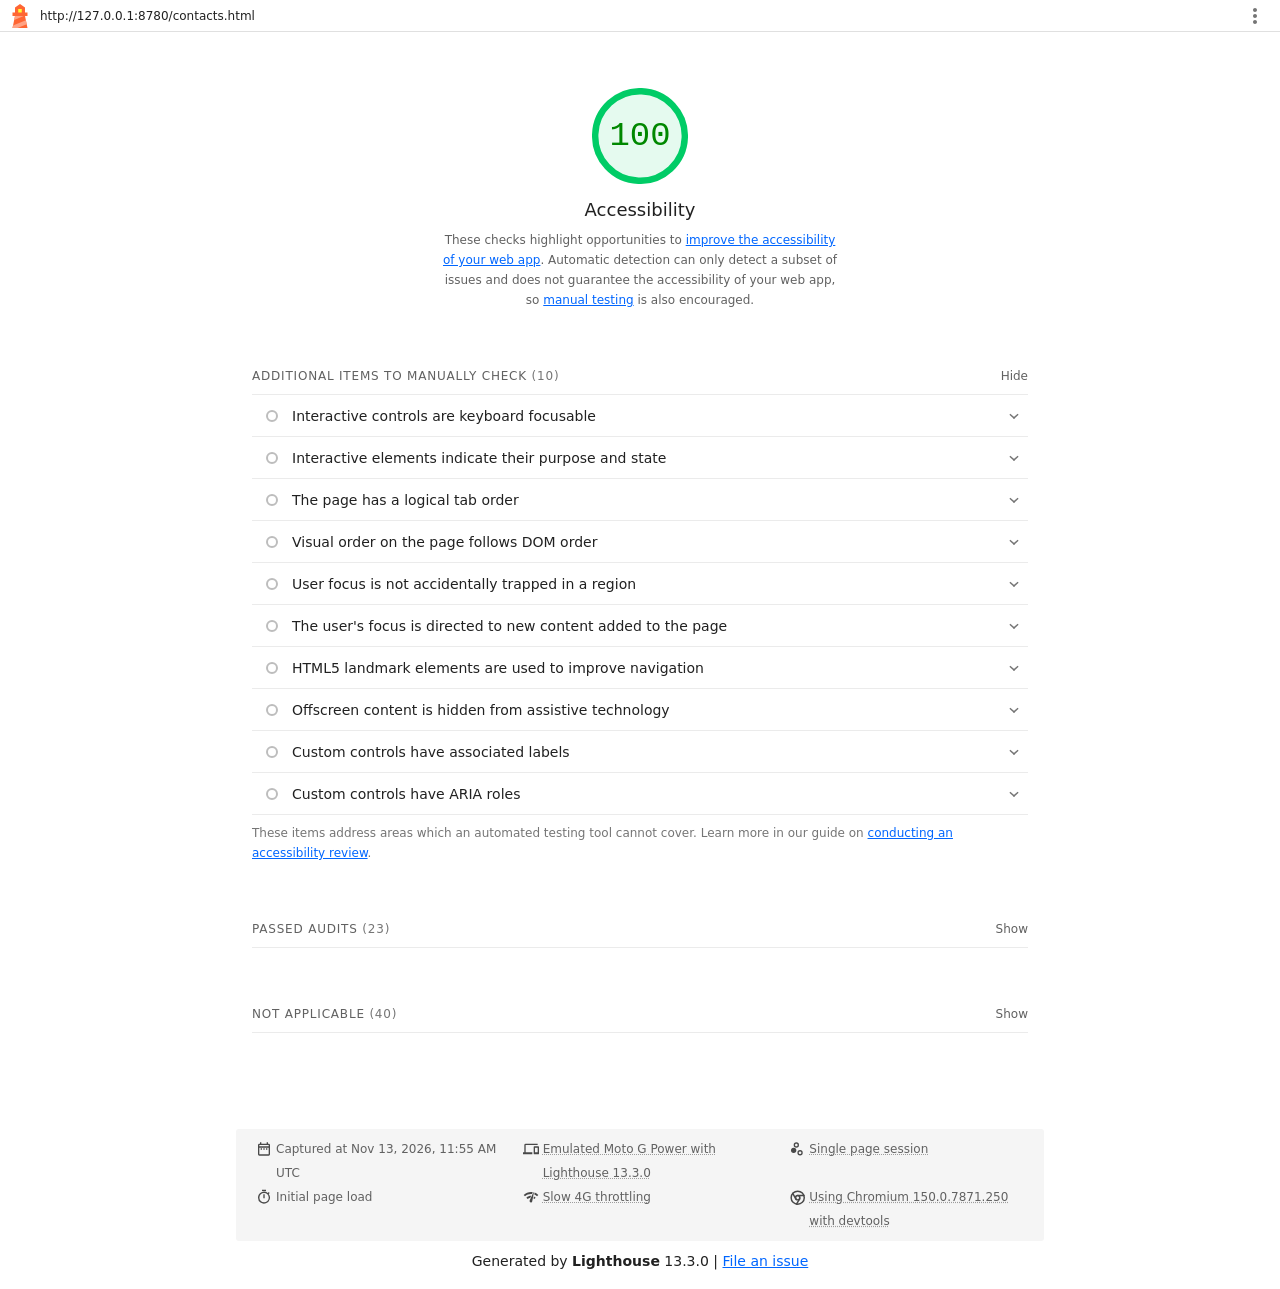
<file: lighthouse/accessibility-contacts.html>
<!--
@license
Copyright 2018 Google LLC
SPDX-License-Identifier: Apache-2.0
-->
<!doctype html>
<html lang="en">
<head>
  <meta charset="utf-8">
  <meta name="viewport" content="width=device-width, initial-scale=1, minimum-scale=1">
  <link rel="icon" href='data:image/svg+xml;utf8,<svg fill="none" xmlns="http://www.w3.org/2000/svg" viewBox="0 0 48 48"><path d="m14 7 10-7 10 7v10h5v7h-5l5 24H9l5-24H9v-7h5V7Z" fill="%23F63"/><path d="M31.561 24H14l-1.689 8.105L31.561 24ZM18.983 48H9l1.022-4.907L35.723 32.27l1.663 7.98L18.983 48Z" fill="%23FFA385"/><path fill="%23FF3" d="M20.5 10h7v7h-7z"/></svg>'>
  <title>Lighthouse Report</title>
  <style>body {margin: 0}</style>
</head>
<body>
  <noscript>Lighthouse report requires JavaScript. Please enable.</noscript>

  <div id="lh-log"></div>

  <script>window.__LIGHTHOUSE_JSON__ = {"lighthouseVersion":"13.3.0","requestedUrl":"http://127.0.0.1:8780/contacts.html","mainDocumentUrl":"http://127.0.0.1:8780/contacts.html","finalDisplayedUrl":"http://127.0.0.1:8780/contacts.html","finalUrl":"http://127.0.0.1:8780/contacts.html","fetchTime":"2026-11-13T11:55:42.351Z","gatherMode":"navigation","runWarnings":[],"userAgent":"Mozilla/5.0 (Macintosh; Intel Mac OS X 10_15_7) AppleWebKit/537.36 (KHTML, like Gecko) Code/1.144.1 Chrome/150.0.7871.250 Electron/43.8.3 Safari/537.36","environment":{"networkUserAgent":"Mozilla/5.0 (Linux; Android 11; moto g power (2022)) AppleWebKit/537.36 (KHTML, like Gecko) Chrome/150.0.0.0 Mobile Safari/537.36","hostUserAgent":"Mozilla/5.0 (Macintosh; Intel Mac OS X 10_15_7) AppleWebKit/537.36 (KHTML, like Gecko) Code/1.144.1 Chrome/150.0.7871.250 Electron/43.8.3 Safari/537.36","benchmarkIndex":4179,"credits":{"axe-core":"4.11.4"}},"audits":{"accesskeys":{"id":"accesskeys","title":"`[accesskey]` values are unique","description":"Access keys let users quickly focus a part of the page. For proper navigation, each access key must be unique. [Learn more about access keys](https://dequeuniversity.com/rules/axe/4.11/accesskeys).","score":null,"scoreDisplayMode":"notApplicable"},"aria-allowed-attr":{"id":"aria-allowed-attr","title":"`[aria-*]` attributes match their roles","description":"Each ARIA `role` supports a specific subset of `aria-*` attributes. Mismatching these invalidates the `aria-*` attributes. [Learn how to match ARIA attributes to their roles](https://dequeuniversity.com/rules/axe/4.11/aria-allowed-attr).","score":1,"scoreDisplayMode":"binary","details":{"type":"table","headings":[{"key":"node","valueType":"node","subItemsHeading":{"key":"relatedNode","valueType":"node"},"label":"Failing Elements"}],"items":[]}},"aria-allowed-role":{"id":"aria-allowed-role","title":"Uses ARIA roles only on compatible elements","description":"Many HTML elements can only be assigned certain ARIA roles. Using ARIA roles where they are not allowed can interfere with the accessibility of the web page. [Learn more about ARIA roles](https://dequeuniversity.com/rules/axe/4.11/aria-allowed-role).","score":null,"scoreDisplayMode":"notApplicable"},"aria-command-name":{"id":"aria-command-name","title":"`button`, `link`, and `menuitem` elements have accessible names","description":"When an element doesn't have an accessible name, screen readers announce it with a generic name, making it unusable for users who rely on screen readers. [Learn how to make command elements more accessible](https://dequeuniversity.com/rules/axe/4.11/aria-command-name).","score":null,"scoreDisplayMode":"notApplicable"},"aria-conditional-attr":{"id":"aria-conditional-attr","title":"ARIA attributes are used as specified for the element's role","description":"Some ARIA attributes are only allowed on an element under certain conditions. [Learn more about conditional ARIA attributes](https://dequeuniversity.com/rules/axe/4.11/aria-conditional-attr).","score":1,"scoreDisplayMode":"binary","details":{"type":"table","headings":[{"key":"node","valueType":"node","subItemsHeading":{"key":"relatedNode","valueType":"node"},"label":"Failing Elements"}],"items":[]}},"aria-deprecated-role":{"id":"aria-deprecated-role","title":"Deprecated ARIA roles were not used","description":"Deprecated ARIA roles may not be processed correctly by assistive technology. [Learn more about deprecated ARIA roles](https://dequeuniversity.com/rules/axe/4.11/aria-deprecated-role).","score":null,"scoreDisplayMode":"notApplicable"},"aria-dialog-name":{"id":"aria-dialog-name","title":"Elements with `role=\"dialog\"` or `role=\"alertdialog\"` have accessible names.","description":"ARIA dialog elements without accessible names may prevent screen readers users from discerning the purpose of these elements. [Learn how to make ARIA dialog elements more accessible](https://dequeuniversity.com/rules/axe/4.11/aria-dialog-name).","score":null,"scoreDisplayMode":"notApplicable"},"aria-hidden-body":{"id":"aria-hidden-body","title":"`[aria-hidden=\"true\"]` is not present on the document `\u003cbody>`","description":"Assistive technologies, like screen readers, work inconsistently when `aria-hidden=\"true\"` is set on the document `\u003cbody>`. [Learn how `aria-hidden` affects the document body](https://dequeuniversity.com/rules/axe/4.11/aria-hidden-body).","score":1,"scoreDisplayMode":"binary","details":{"type":"table","headings":[{"key":"node","valueType":"node","subItemsHeading":{"key":"relatedNode","valueType":"node"},"label":"Failing Elements"}],"items":[]}},"aria-hidden-focus":{"id":"aria-hidden-focus","title":"`[aria-hidden=\"true\"]` elements do not contain focusable descendents","description":"Focusable descendents within an `[aria-hidden=\"true\"]` element prevent those interactive elements from being available to users of assistive technologies like screen readers. [Learn how `aria-hidden` affects focusable elements](https://dequeuniversity.com/rules/axe/4.11/aria-hidden-focus).","score":null,"scoreDisplayMode":"notApplicable"},"aria-input-field-name":{"id":"aria-input-field-name","title":"ARIA input fields have accessible names","description":"When an input field doesn't have an accessible name, screen readers announce it with a generic name, making it unusable for users who rely on screen readers. [Learn more about input field labels](https://dequeuniversity.com/rules/axe/4.11/aria-input-field-name).","score":null,"scoreDisplayMode":"notApplicable"},"aria-meter-name":{"id":"aria-meter-name","title":"ARIA `meter` elements have accessible names","description":"When a meter element doesn't have an accessible name, screen readers announce it with a generic name, making it unusable for users who rely on screen readers. [Learn how to name `meter` elements](https://dequeuniversity.com/rules/axe/4.11/aria-meter-name).","score":null,"scoreDisplayMode":"notApplicable"},"aria-progressbar-name":{"id":"aria-progressbar-name","title":"ARIA `progressbar` elements have accessible names","description":"When a `progressbar` element doesn't have an accessible name, screen readers announce it with a generic name, making it unusable for users who rely on screen readers. [Learn how to label `progressbar` elements](https://dequeuniversity.com/rules/axe/4.11/aria-progressbar-name).","score":null,"scoreDisplayMode":"notApplicable"},"aria-prohibited-attr":{"id":"aria-prohibited-attr","title":"Elements use only permitted ARIA attributes","description":"Using ARIA attributes in roles where they are prohibited can mean that important information is not communicated to users of assistive technologies. [Learn more about prohibited ARIA roles](https://dequeuniversity.com/rules/axe/4.11/aria-prohibited-attr).","score":1,"scoreDisplayMode":"binary","details":{"type":"table","headings":[{"key":"node","valueType":"node","subItemsHeading":{"key":"relatedNode","valueType":"node"},"label":"Failing Elements"}],"items":[]}},"aria-required-attr":{"id":"aria-required-attr","title":"`[role]`s have all required `[aria-*]` attributes","description":"Some ARIA roles have required attributes that describe the state of the element to screen readers. [Learn more about roles and required attributes](https://dequeuniversity.com/rules/axe/4.11/aria-required-attr).","score":null,"scoreDisplayMode":"notApplicable"},"aria-required-children":{"id":"aria-required-children","title":"Elements with an ARIA `[role]` that require children to contain a specific `[role]` have all required children.","description":"Some ARIA parent roles must contain specific child roles to perform their intended accessibility functions. [Learn more about roles and required children elements](https://dequeuniversity.com/rules/axe/4.11/aria-required-children).","score":null,"scoreDisplayMode":"notApplicable"},"aria-required-parent":{"id":"aria-required-parent","title":"`[role]`s are contained by their required parent element","description":"Some ARIA child roles must be contained by specific parent roles to properly perform their intended accessibility functions. [Learn more about ARIA roles and required parent element](https://dequeuniversity.com/rules/axe/4.11/aria-required-parent).","score":null,"scoreDisplayMode":"notApplicable"},"aria-roles":{"id":"aria-roles","title":"`[role]` values are valid","description":"ARIA roles must have valid values in order to perform their intended accessibility functions. [Learn more about valid ARIA roles](https://dequeuniversity.com/rules/axe/4.11/aria-roles).","score":null,"scoreDisplayMode":"notApplicable"},"aria-text":{"id":"aria-text","title":"Elements with the `role=text` attribute do not have focusable descendents.","description":"Adding `role=text` around a text node split by markup enables VoiceOver to treat it as one phrase, but the element's focusable descendents will not be announced. [Learn more about the `role=text` attribute](https://dequeuniversity.com/rules/axe/4.11/aria-text).","score":null,"scoreDisplayMode":"notApplicable"},"aria-toggle-field-name":{"id":"aria-toggle-field-name","title":"ARIA toggle fields have accessible names","description":"When a toggle field doesn't have an accessible name, screen readers announce it with a generic name, making it unusable for users who rely on screen readers. [Learn more about toggle fields](https://dequeuniversity.com/rules/axe/4.11/aria-toggle-field-name).","score":null,"scoreDisplayMode":"notApplicable"},"aria-tooltip-name":{"id":"aria-tooltip-name","title":"ARIA `tooltip` elements have accessible names","description":"When a tooltip element doesn't have an accessible name, screen readers announce it with a generic name, making it unusable for users who rely on screen readers. [Learn how to name `tooltip` elements](https://dequeuniversity.com/rules/axe/4.11/aria-tooltip-name).","score":null,"scoreDisplayMode":"notApplicable"},"aria-treeitem-name":{"id":"aria-treeitem-name","title":"ARIA `treeitem` elements have accessible names","description":"When a `treeitem` element doesn't have an accessible name, screen readers announce it with a generic name, making it unusable for users who rely on screen readers. [Learn more about labeling `treeitem` elements](https://dequeuniversity.com/rules/axe/4.11/aria-treeitem-name).","score":null,"scoreDisplayMode":"notApplicable"},"aria-valid-attr-value":{"id":"aria-valid-attr-value","title":"`[aria-*]` attributes have valid values","description":"Assistive technologies, like screen readers, can't interpret ARIA attributes with invalid values. [Learn more about valid values for ARIA attributes](https://dequeuniversity.com/rules/axe/4.11/aria-valid-attr-value).","score":1,"scoreDisplayMode":"binary","details":{"type":"table","headings":[{"key":"node","valueType":"node","subItemsHeading":{"key":"relatedNode","valueType":"node"},"label":"Failing Elements"}],"items":[]}},"aria-valid-attr":{"id":"aria-valid-attr","title":"`[aria-*]` attributes are valid and not misspelled","description":"Assistive technologies, like screen readers, can't interpret ARIA attributes with invalid names. [Learn more about valid ARIA attributes](https://dequeuniversity.com/rules/axe/4.11/aria-valid-attr).","score":1,"scoreDisplayMode":"binary","details":{"type":"table","headings":[{"key":"node","valueType":"node","subItemsHeading":{"key":"relatedNode","valueType":"node"},"label":"Failing Elements"}],"items":[]}},"button-name":{"id":"button-name","title":"Buttons have an accessible name","description":"When a button doesn't have an accessible name, screen readers announce it as \"button\", making it unusable for users who rely on screen readers. [Learn how to make buttons more accessible](https://dequeuniversity.com/rules/axe/4.11/button-name).","score":1,"scoreDisplayMode":"binary","details":{"type":"table","headings":[{"key":"node","valueType":"node","subItemsHeading":{"key":"relatedNode","valueType":"node"},"label":"Failing Elements"}],"items":[]}},"bypass":{"id":"bypass","title":"The page contains a heading, skip link, or landmark region","description":"Adding ways to bypass repetitive content lets keyboard users navigate the page more efficiently. [Learn more about bypass blocks](https://dequeuniversity.com/rules/axe/4.11/bypass).","score":null,"scoreDisplayMode":"notApplicable"},"color-contrast":{"id":"color-contrast","title":"Background and foreground colors have a sufficient contrast ratio","description":"Low-contrast text is difficult or impossible for many users to read. [Learn how to provide sufficient color contrast](https://dequeuniversity.com/rules/axe/4.11/color-contrast).","score":1,"scoreDisplayMode":"binary","details":{"type":"table","headings":[{"key":"node","valueType":"node","subItemsHeading":{"key":"relatedNode","valueType":"node"},"label":"Failing Elements"}],"items":[]}},"definition-list":{"id":"definition-list","title":"`\u003cdl>`'s contain only properly-ordered `\u003cdt>` and `\u003cdd>` groups, `\u003cscript>`, `\u003ctemplate>` or `\u003cdiv>` elements.","description":"When definition lists are not properly marked up, screen readers may produce confusing or inaccurate output. [Learn how to structure definition lists correctly](https://dequeuniversity.com/rules/axe/4.11/definition-list).","score":null,"scoreDisplayMode":"notApplicable"},"dlitem":{"id":"dlitem","title":"Definition list items are wrapped in `\u003cdl>` elements","description":"Definition list items (`\u003cdt>` and `\u003cdd>`) must be wrapped in a parent `\u003cdl>` element to ensure that screen readers can properly announce them. [Learn how to structure definition lists correctly](https://dequeuniversity.com/rules/axe/4.11/dlitem).","score":null,"scoreDisplayMode":"notApplicable"},"document-title":{"id":"document-title","title":"Document has a `\u003ctitle>` element","description":"The title gives screen reader users an overview of the page, and search engine users rely on it heavily to determine if a page is relevant to their search. [Learn more about document titles](https://dequeuniversity.com/rules/axe/4.11/document-title).","score":1,"scoreDisplayMode":"binary","details":{"type":"table","headings":[{"key":"node","valueType":"node","subItemsHeading":{"key":"relatedNode","valueType":"node"},"label":"Failing Elements"}],"items":[]}},"duplicate-id-aria":{"id":"duplicate-id-aria","title":"ARIA IDs are unique","description":"The value of an ARIA ID must be unique to prevent other instances from being overlooked by assistive technologies. [Learn how to fix duplicate ARIA IDs](https://dequeuniversity.com/rules/axe/4.11/duplicate-id-aria).","score":null,"scoreDisplayMode":"notApplicable"},"empty-heading":{"id":"empty-heading","title":"All heading elements contain content.","description":"A heading with no content or inaccessible text prevent screen reader users from accessing information on the page's structure. [Learn more about headings](https://dequeuniversity.com/rules/axe/4.11/empty-heading).","score":null,"scoreDisplayMode":"notApplicable"},"form-field-multiple-labels":{"id":"form-field-multiple-labels","title":"No form fields have multiple labels","description":"Form fields with multiple labels can be confusingly announced by assistive technologies like screen readers which use either the first, the last, or all of the labels. [Learn how to use form labels](https://dequeuniversity.com/rules/axe/4.11/form-field-multiple-labels).","score":null,"scoreDisplayMode":"notApplicable"},"frame-title":{"id":"frame-title","title":"`\u003cframe>` or `\u003ciframe>` elements have a title","description":"Screen reader users rely on frame titles to describe the contents of frames. [Learn more about frame titles](https://dequeuniversity.com/rules/axe/4.11/frame-title).","score":null,"scoreDisplayMode":"notApplicable"},"heading-order":{"id":"heading-order","title":"Heading elements appear in a sequentially-descending order","description":"Properly ordered headings that do not skip levels convey the semantic structure of the page, making it easier to navigate and understand when using assistive technologies. [Learn more about heading order](https://dequeuniversity.com/rules/axe/4.11/heading-order).","score":1,"scoreDisplayMode":"binary","details":{"type":"table","headings":[{"key":"node","valueType":"node","subItemsHeading":{"key":"relatedNode","valueType":"node"},"label":"Failing Elements"}],"items":[]}},"html-has-lang":{"id":"html-has-lang","title":"`\u003chtml>` element has a `[lang]` attribute","description":"If a page doesn't specify a `lang` attribute, a screen reader assumes that the page is in the default language that the user chose when setting up the screen reader. If the page isn't actually in the default language, then the screen reader might not announce the page's text correctly. [Learn more about the `lang` attribute](https://dequeuniversity.com/rules/axe/4.11/html-has-lang).","score":1,"scoreDisplayMode":"binary","details":{"type":"table","headings":[{"key":"node","valueType":"node","subItemsHeading":{"key":"relatedNode","valueType":"node"},"label":"Failing Elements"}],"items":[]}},"html-lang-valid":{"id":"html-lang-valid","title":"`\u003chtml>` element has a valid value for its `[lang]` attribute","description":"Specifying a valid [BCP 47 language](https://www.w3.org/International/questions/qa-choosing-language-tags#question) helps screen readers announce text properly. [Learn how to use the `lang` attribute](https://dequeuniversity.com/rules/axe/4.11/html-lang-valid).","score":1,"scoreDisplayMode":"binary","details":{"type":"table","headings":[{"key":"node","valueType":"node","subItemsHeading":{"key":"relatedNode","valueType":"node"},"label":"Failing Elements"}],"items":[]}},"html-xml-lang-mismatch":{"id":"html-xml-lang-mismatch","title":"`\u003chtml>` element has an `[xml:lang]` attribute with the same base language as the `[lang]` attribute.","description":"If the webpage does not specify a consistent language, then the screen reader might not announce the page's text correctly. [Learn more about the `lang` attribute](https://dequeuniversity.com/rules/axe/4.11/html-xml-lang-mismatch).","score":null,"scoreDisplayMode":"notApplicable"},"identical-links-same-purpose":{"id":"identical-links-same-purpose","title":"Identical links have the same purpose.","description":"Links with the same destination should have the same description, to help users understand the link's purpose and decide whether to follow it. [Learn more about identical links](https://dequeuniversity.com/rules/axe/4.11/identical-links-same-purpose).","score":null,"scoreDisplayMode":"notApplicable"},"image-alt":{"id":"image-alt","title":"Image elements have `[alt]` attributes","description":"Informative elements should aim for short, descriptive alternate text. Decorative elements can be ignored with an empty alt attribute. [Learn more about the `alt` attribute](https://dequeuniversity.com/rules/axe/4.11/image-alt).","score":null,"scoreDisplayMode":"notApplicable"},"image-redundant-alt":{"id":"image-redundant-alt","title":"Image elements do not have `[alt]` attributes that are redundant text.","description":"Informative elements should aim for short, descriptive alternative text. Alternative text that is exactly the same as the text adjacent to the link or image is potentially confusing for screen reader users, because the text will be read twice. [Learn more about the `alt` attribute](https://dequeuniversity.com/rules/axe/4.11/image-redundant-alt).","score":null,"scoreDisplayMode":"notApplicable"},"input-button-name":{"id":"input-button-name","title":"Input buttons have discernible text.","description":"Adding discernable and accessible text to input buttons may help screen reader users understand the purpose of the input button. [Learn more about input buttons](https://dequeuniversity.com/rules/axe/4.11/input-button-name).","score":null,"scoreDisplayMode":"notApplicable"},"input-image-alt":{"id":"input-image-alt","title":"`\u003cinput type=\"image\">` elements have `[alt]` text","description":"When an image is being used as an `\u003cinput>` button, providing alternative text can help screen reader users understand the purpose of the button. [Learn about input image alt text](https://dequeuniversity.com/rules/axe/4.11/input-image-alt).","score":null,"scoreDisplayMode":"notApplicable"},"label-content-name-mismatch":{"id":"label-content-name-mismatch","title":"Elements with visible text labels have matching accessible names.","description":"Visible text labels that do not match the accessible name can result in a confusing experience for screen reader users. [Learn more about accessible names](https://dequeuniversity.com/rules/axe/4.11/label-content-name-mismatch).","score":null,"scoreDisplayMode":"notApplicable"},"label":{"id":"label","title":"Form elements have associated labels","description":"Labels ensure that form controls are announced properly by assistive technologies, like screen readers. [Learn more about form element labels](https://dequeuniversity.com/rules/axe/4.11/label).","score":1,"scoreDisplayMode":"binary","details":{"type":"table","headings":[{"key":"node","valueType":"node","subItemsHeading":{"key":"relatedNode","valueType":"node"},"label":"Failing Elements"}],"items":[]}},"landmark-one-main":{"id":"landmark-one-main","title":"Document has a main landmark.","description":"One main landmark helps screen reader users navigate a web page. [Learn more about landmarks](https://dequeuniversity.com/rules/axe/4.11/landmark-one-main).","score":1,"scoreDisplayMode":"binary","details":{"type":"table","headings":[{"key":"node","valueType":"node","subItemsHeading":{"key":"relatedNode","valueType":"node"},"label":"Failing Elements"}],"items":[]}},"link-name":{"id":"link-name","title":"Links have a discernible name","description":"Link text (and alternate text for images, when used as links) that is discernible, unique, and focusable improves the navigation experience for screen reader users. [Learn how to make links accessible](https://dequeuniversity.com/rules/axe/4.11/link-name).","score":1,"scoreDisplayMode":"binary","details":{"type":"table","headings":[{"key":"node","valueType":"node","subItemsHeading":{"key":"relatedNode","valueType":"node"},"label":"Failing Elements"}],"items":[]}},"link-in-text-block":{"id":"link-in-text-block","title":"Links are distinguishable without relying on color.","description":"Low-contrast text is difficult or impossible for many users to read. Link text that is discernible improves the experience for users with low vision. [Learn how to make links distinguishable](https://dequeuniversity.com/rules/axe/4.11/link-in-text-block).","score":1,"scoreDisplayMode":"binary","details":{"type":"table","headings":[{"key":"node","valueType":"node","subItemsHeading":{"key":"relatedNode","valueType":"node"},"label":"Failing Elements"}],"items":[]}},"list":{"id":"list","title":"Lists contain only `\u003cli>` elements and script supporting elements (`\u003cscript>` and `\u003ctemplate>`).","description":"Screen readers have a specific way of announcing lists. Ensuring proper list structure aids screen reader output. [Learn more about proper list structure](https://dequeuniversity.com/rules/axe/4.11/list).","score":1,"scoreDisplayMode":"binary","details":{"type":"table","headings":[{"key":"node","valueType":"node","subItemsHeading":{"key":"relatedNode","valueType":"node"},"label":"Failing Elements"}],"items":[]}},"listitem":{"id":"listitem","title":"List items (`\u003cli>`) are contained within `\u003cul>`, `\u003col>` or `\u003cmenu>` parent elements","description":"Screen readers require list items (`\u003cli>`) to be contained within a parent `\u003cul>`, `\u003col>` or `\u003cmenu>` to be announced properly. [Learn more about proper list structure](https://dequeuniversity.com/rules/axe/4.11/listitem).","score":1,"scoreDisplayMode":"binary","details":{"type":"table","headings":[{"key":"node","valueType":"node","subItemsHeading":{"key":"relatedNode","valueType":"node"},"label":"Failing Elements"}],"items":[]}},"meta-refresh":{"id":"meta-refresh","title":"The document does not use `\u003cmeta http-equiv=\"refresh\">`","description":"Users do not expect a page to refresh automatically, and doing so will move focus back to the top of the page. This may create a frustrating or confusing experience. [Learn more about the refresh meta tag](https://dequeuniversity.com/rules/axe/4.11/meta-refresh).","score":null,"scoreDisplayMode":"notApplicable"},"meta-viewport":{"id":"meta-viewport","title":"`[user-scalable=\"no\"]` is not used in the `\u003cmeta name=\"viewport\">` element and the `[maximum-scale]` attribute is not less than 5.","description":"Disabling zooming is problematic for users with low vision who rely on screen magnification to properly see the contents of a web page. [Learn more about the viewport meta tag](https://dequeuniversity.com/rules/axe/4.11/meta-viewport).","score":1,"scoreDisplayMode":"binary","details":{"type":"table","headings":[{"key":"node","valueType":"node","subItemsHeading":{"key":"relatedNode","valueType":"node"},"label":"Failing Elements"}],"items":[]}},"object-alt":{"id":"object-alt","title":"`\u003cobject>` elements have alternate text","description":"Screen readers cannot translate non-text content. Adding alternate text to `\u003cobject>` elements helps screen readers convey meaning to users. [Learn more about alt text for `object` elements](https://dequeuniversity.com/rules/axe/4.11/object-alt).","score":null,"scoreDisplayMode":"notApplicable"},"select-name":{"id":"select-name","title":"Select elements have associated label elements.","description":"Form elements without effective labels can create frustrating experiences for screen reader users. [Learn more about the `select` element](https://dequeuniversity.com/rules/axe/4.11/select-name).","score":null,"scoreDisplayMode":"notApplicable"},"skip-link":{"id":"skip-link","title":"Skip links are focusable.","description":"Including a skip link can help users skip to the main content to save time. [Learn more about skip links](https://dequeuniversity.com/rules/axe/4.11/skip-link).","score":1,"scoreDisplayMode":"binary","details":{"type":"table","headings":[{"key":"node","valueType":"node","subItemsHeading":{"key":"relatedNode","valueType":"node"},"label":"Failing Elements"}],"items":[]}},"tabindex":{"id":"tabindex","title":"No element has a `[tabindex]` value greater than 0","description":"A value greater than 0 implies an explicit navigation ordering. Although technically valid, this often creates frustrating experiences for users who rely on assistive technologies. [Learn more about the `tabindex` attribute](https://dequeuniversity.com/rules/axe/4.11/tabindex).","score":1,"scoreDisplayMode":"binary","details":{"type":"table","headings":[{"key":"node","valueType":"node","subItemsHeading":{"key":"relatedNode","valueType":"node"},"label":"Failing Elements"}],"items":[]}},"table-duplicate-name":{"id":"table-duplicate-name","title":"Tables have different content in the summary attribute and `\u003ccaption>`.","description":"The summary attribute should describe the table structure, while `\u003ccaption>` should have the onscreen title. Accurate table mark-up helps users of screen readers. [Learn more about summary and caption](https://dequeuniversity.com/rules/axe/4.11/table-duplicate-name).","score":null,"scoreDisplayMode":"notApplicable"},"table-fake-caption":{"id":"table-fake-caption","title":"Tables use `\u003ccaption>` instead of cells with the `[colspan]` attribute to indicate a caption.","description":"Screen readers have features to make navigating tables easier. Ensuring that tables use the actual caption element instead of cells with the `[colspan]` attribute may improve the experience for screen reader users. [Learn more about captions](https://dequeuniversity.com/rules/axe/4.11/table-fake-caption).","score":null,"scoreDisplayMode":"notApplicable"},"target-size":{"id":"target-size","title":"Touch targets have sufficient size and spacing.","description":"Touch targets with sufficient size and spacing help users who may have difficulty targeting small controls to activate the targets. [Learn more about touch targets](https://dequeuniversity.com/rules/axe/4.11/target-size).","score":1,"scoreDisplayMode":"binary","details":{"type":"table","headings":[{"key":"node","valueType":"node","subItemsHeading":{"key":"relatedNode","valueType":"node"},"label":"Failing Elements"}],"items":[]}},"td-has-header":{"id":"td-has-header","title":"`\u003ctd>` elements in a large `\u003ctable>` have one or more table headers.","description":"Screen readers have features to make navigating tables easier. Ensuring that `\u003ctd>` elements in a large table (3 or more cells in width and height) have an associated table header may improve the experience for screen reader users. [Learn more about table headers](https://dequeuniversity.com/rules/axe/4.11/td-has-header).","score":null,"scoreDisplayMode":"notApplicable"},"td-headers-attr":{"id":"td-headers-attr","title":"Cells in a `\u003ctable>` element that use the `[headers]` attribute refer to table cells within the same table.","description":"Screen readers have features to make navigating tables easier. Ensuring `\u003ctd>` cells using the `[headers]` attribute only refer to other cells in the same table may improve the experience for screen reader users. [Learn more about the `headers` attribute](https://dequeuniversity.com/rules/axe/4.11/td-headers-attr).","score":null,"scoreDisplayMode":"notApplicable"},"th-has-data-cells":{"id":"th-has-data-cells","title":"`\u003cth>` elements and elements with `[role=\"columnheader\"/\"rowheader\"]` have data cells they describe.","description":"Screen readers have features to make navigating tables easier. Ensuring table headers always refer to some set of cells may improve the experience for screen reader users. [Learn more about table headers](https://dequeuniversity.com/rules/axe/4.11/th-has-data-cells).","score":null,"scoreDisplayMode":"notApplicable"},"valid-lang":{"id":"valid-lang","title":"`[lang]` attributes have a valid value","description":"Specifying a valid [BCP 47 language](https://www.w3.org/International/questions/qa-choosing-language-tags#question) on elements helps ensure that text is pronounced correctly by a screen reader. [Learn how to use the `lang` attribute](https://dequeuniversity.com/rules/axe/4.11/valid-lang).","score":null,"scoreDisplayMode":"notApplicable"},"video-caption":{"id":"video-caption","title":"`\u003cvideo>` elements contain a `\u003ctrack>` element with `[kind=\"captions\"]`","description":"When a video provides a caption it is easier for deaf and hearing impaired users to access its information. [Learn more about video captions](https://dequeuniversity.com/rules/axe/4.11/video-caption).","score":null,"scoreDisplayMode":"notApplicable"},"custom-controls-labels":{"id":"custom-controls-labels","title":"Custom controls have associated labels","description":"Custom interactive controls have associated labels, provided by aria-label or aria-labelledby. [Learn more about custom controls and labels](https://developer.chrome.com/docs/lighthouse/accessibility/custom-controls-labels/).","score":null,"scoreDisplayMode":"manual"},"custom-controls-roles":{"id":"custom-controls-roles","title":"Custom controls have ARIA roles","description":"Custom interactive controls have appropriate ARIA roles. [Learn how to add roles to custom controls](https://developer.chrome.com/docs/lighthouse/accessibility/custom-control-roles/).","score":null,"scoreDisplayMode":"manual"},"focus-traps":{"id":"focus-traps","title":"User focus is not accidentally trapped in a region","description":"A user can tab into and out of any control or region without accidentally trapping their focus. [Learn how to avoid focus traps](https://developer.chrome.com/docs/lighthouse/accessibility/focus-traps/).","score":null,"scoreDisplayMode":"manual"},"focusable-controls":{"id":"focusable-controls","title":"Interactive controls are keyboard focusable","description":"Custom interactive controls are keyboard focusable and display a focus indicator. [Learn how to make custom controls focusable](https://developer.chrome.com/docs/lighthouse/accessibility/focusable-controls/).","score":null,"scoreDisplayMode":"manual"},"interactive-element-affordance":{"id":"interactive-element-affordance","title":"Interactive elements indicate their purpose and state","description":"Interactive elements, such as links and buttons, should indicate their state and be distinguishable from non-interactive elements. [Learn how to decorate interactive elements with affordance hints](https://developer.chrome.com/docs/lighthouse/accessibility/interactive-element-affordance/).","score":null,"scoreDisplayMode":"manual"},"logical-tab-order":{"id":"logical-tab-order","title":"The page has a logical tab order","description":"Tabbing through the page follows the visual layout. Users cannot focus elements that are offscreen. [Learn more about logical tab ordering](https://developer.chrome.com/docs/lighthouse/accessibility/logical-tab-order/).","score":null,"scoreDisplayMode":"manual"},"managed-focus":{"id":"managed-focus","title":"The user's focus is directed to new content added to the page","description":"If new content, such as a dialog, is added to the page, the user's focus is directed to it. [Learn how to direct focus to new content](https://developer.chrome.com/docs/lighthouse/accessibility/managed-focus/).","score":null,"scoreDisplayMode":"manual"},"offscreen-content-hidden":{"id":"offscreen-content-hidden","title":"Offscreen content is hidden from assistive technology","description":"Offscreen content is hidden with display: none or aria-hidden=true. [Learn how to properly hide offscreen content](https://developer.chrome.com/docs/lighthouse/accessibility/offscreen-content-hidden/).","score":null,"scoreDisplayMode":"manual"},"use-landmarks":{"id":"use-landmarks","title":"HTML5 landmark elements are used to improve navigation","description":"Landmark elements (`\u003cmain>`, `\u003cnav>`, etc.) are used to improve the keyboard navigation of the page for assistive technology. [Learn more about landmark elements](https://developer.chrome.com/docs/lighthouse/accessibility/use-landmarks/).","score":null,"scoreDisplayMode":"manual"},"visual-order-follows-dom":{"id":"visual-order-follows-dom","title":"Visual order on the page follows DOM order","description":"DOM order matches the visual order, improving navigation for assistive technology. [Learn more about DOM and visual ordering](https://developer.chrome.com/docs/lighthouse/accessibility/visual-order-follows-dom/).","score":null,"scoreDisplayMode":"manual"},"autocomplete-valid":{"id":"autocomplete-valid","title":"`autocomplete` attributes are used correctly","description":"The `autocomplete` attribute values must be valid and correctly applied for screen readers to function correctly. [Learn more about valid autocomplete values](https://dequeuniversity.com/rules/axe/4.11/autocomplete-valid).","score":1,"scoreDisplayMode":"binary","details":{"type":"table","headings":[{"key":"node","valueType":"node","subItemsHeading":{"key":"relatedNode","valueType":"node"},"label":"Failing Elements"}],"items":[]}},"presentation-role-conflict":{"id":"presentation-role-conflict","title":"Elements with `role=\"none\"` or `role=\"presentation\"` do not have conflicts","description":"There are certain cases where the semantic role of an element with `role=\"none\"` or `role=\"presentation\"` does not resolve to none or presentation. To ensure the element remains removed from the accessibility tree, you should not add any global ARIA attributes to the element or make it focusable. [Learn more about presentation role conflict](https://dequeuniversity.com/rules/axe/4.11/presentation-role-conflict).","score":null,"scoreDisplayMode":"notApplicable"},"svg-img-alt":{"id":"svg-img-alt","title":"SVG elements with an `img` role have an accessible text alternative","description":"Ensures SVG elements with an `img`, `graphics-document` or `graphics-symbol` role have an accessible text alternative. [Learn more about SVG alt text](https://dequeuniversity.com/rules/axe/4.11/svg-img-alt).","score":null,"scoreDisplayMode":"notApplicable"}},"configSettings":{"output":"json","maxWaitForFcp":30000,"maxWaitForLoad":45000,"pauseAfterFcpMs":1000,"pauseAfterLoadMs":1000,"networkQuietThresholdMs":1000,"cpuQuietThresholdMs":1000,"formFactor":"mobile","throttling":{"rttMs":150,"throughputKbps":1638.4,"requestLatencyMs":562.5,"downloadThroughputKbps":1474.5600000000002,"uploadThroughputKbps":675,"cpuSlowdownMultiplier":4},"throttlingMethod":"simulate","screenEmulation":{"mobile":true,"width":412,"height":823,"deviceScaleFactor":1.75,"disabled":true},"emulatedUserAgent":"Mozilla/5.0 (Linux; Android 11; moto g power (2022)) AppleWebKit/537.36 (KHTML, like Gecko) Chrome/136.0.0.0 Mobile Safari/537.36","auditMode":false,"gatherMode":false,"clearStorageTypes":["file_systems","shader_cache","service_workers","cache_storage"],"disableStorageReset":false,"debugNavigation":false,"channel":"devtools","usePassiveGathering":false,"disableFullPageScreenshot":false,"skipAboutBlank":false,"blankPage":"about:blank","ignoreStatusCode":true,"locale":"en-US","blockedUrlPatterns":null,"additionalTraceCategories":"","extraHeaders":null,"precomputedLanternData":null,"onlyAudits":null,"onlyCategories":["accessibility"],"skipAudits":null},"categories":{"accessibility":{"title":"Accessibility","description":"These checks highlight opportunities to [improve the accessibility of your web app](https://developer.chrome.com/docs/lighthouse/accessibility/). Automatic detection can only detect a subset of issues and does not guarantee the accessibility of your web app, so [manual testing](https://web.dev/articles/how-to-review) is also encouraged.","manualDescription":"These items address areas which an automated testing tool cannot cover. Learn more in our guide on [conducting an accessibility review](https://web.dev/articles/how-to-review).","supportedModes":["navigation","snapshot"],"auditRefs":[{"id":"accesskeys","weight":0,"group":"a11y-navigation"},{"id":"aria-allowed-attr","weight":10,"group":"a11y-aria"},{"id":"aria-command-name","weight":0,"group":"a11y-aria"},{"id":"aria-conditional-attr","weight":7,"group":"a11y-aria"},{"id":"aria-deprecated-role","weight":0,"group":"a11y-aria"},{"id":"aria-dialog-name","weight":0,"group":"a11y-aria"},{"id":"aria-hidden-body","weight":10,"group":"a11y-aria"},{"id":"aria-hidden-focus","weight":0,"group":"a11y-aria"},{"id":"aria-input-field-name","weight":0,"group":"a11y-aria"},{"id":"aria-meter-name","weight":0,"group":"a11y-aria"},{"id":"aria-progressbar-name","weight":0,"group":"a11y-aria"},{"id":"aria-prohibited-attr","weight":7,"group":"a11y-aria"},{"id":"aria-required-attr","weight":0,"group":"a11y-aria"},{"id":"aria-required-children","weight":0,"group":"a11y-aria"},{"id":"aria-required-parent","weight":0,"group":"a11y-aria"},{"id":"aria-roles","weight":0,"group":"a11y-aria"},{"id":"aria-text","weight":0,"group":"a11y-aria"},{"id":"aria-toggle-field-name","weight":0,"group":"a11y-aria"},{"id":"aria-tooltip-name","weight":0,"group":"a11y-aria"},{"id":"aria-treeitem-name","weight":0,"group":"a11y-aria"},{"id":"aria-valid-attr-value","weight":10,"group":"a11y-aria"},{"id":"aria-valid-attr","weight":10,"group":"a11y-aria"},{"id":"button-name","weight":10,"group":"a11y-names-labels"},{"id":"bypass","weight":0,"group":"a11y-navigation"},{"id":"color-contrast","weight":7,"group":"a11y-color-contrast"},{"id":"definition-list","weight":0,"group":"a11y-tables-lists"},{"id":"dlitem","weight":0,"group":"a11y-tables-lists"},{"id":"document-title","weight":7,"group":"a11y-names-labels"},{"id":"duplicate-id-aria","weight":0,"group":"a11y-aria"},{"id":"form-field-multiple-labels","weight":0,"group":"a11y-names-labels"},{"id":"frame-title","weight":0,"group":"a11y-names-labels"},{"id":"heading-order","weight":3,"group":"a11y-navigation"},{"id":"html-has-lang","weight":7,"group":"a11y-language"},{"id":"html-lang-valid","weight":7,"group":"a11y-language"},{"id":"html-xml-lang-mismatch","weight":0,"group":"a11y-language"},{"id":"image-alt","weight":0,"group":"a11y-names-labels"},{"id":"input-button-name","weight":0,"group":"a11y-names-labels"},{"id":"input-image-alt","weight":0,"group":"a11y-names-labels"},{"id":"label","weight":10,"group":"a11y-names-labels"},{"id":"link-in-text-block","weight":7,"group":"a11y-color-contrast"},{"id":"link-name","weight":7,"group":"a11y-names-labels"},{"id":"list","weight":7,"group":"a11y-tables-lists"},{"id":"listitem","weight":7,"group":"a11y-tables-lists"},{"id":"meta-refresh","weight":0,"group":"a11y-best-practices"},{"id":"meta-viewport","weight":10,"group":"a11y-best-practices"},{"id":"object-alt","weight":0,"group":"a11y-names-labels"},{"id":"select-name","weight":0,"group":"a11y-names-labels"},{"id":"skip-link","weight":3,"group":"a11y-names-labels"},{"id":"tabindex","weight":7,"group":"a11y-navigation"},{"id":"target-size","weight":7,"group":"a11y-best-practices"},{"id":"td-headers-attr","weight":0,"group":"a11y-tables-lists"},{"id":"th-has-data-cells","weight":0,"group":"a11y-tables-lists"},{"id":"valid-lang","weight":0,"group":"a11y-language"},{"id":"video-caption","weight":0,"group":"a11y-audio-video"},{"id":"landmark-one-main","weight":3,"group":"a11y-best-practices"},{"id":"autocomplete-valid","weight":1,"group":"a11y-best-practices"},{"id":"presentation-role-conflict","weight":0,"group":"a11y-best-practices"},{"id":"svg-img-alt","weight":0,"group":"a11y-best-practices"},{"id":"focusable-controls","weight":0},{"id":"interactive-element-affordance","weight":0},{"id":"logical-tab-order","weight":0},{"id":"visual-order-follows-dom","weight":0},{"id":"focus-traps","weight":0},{"id":"managed-focus","weight":0},{"id":"use-landmarks","weight":0},{"id":"offscreen-content-hidden","weight":0},{"id":"custom-controls-labels","weight":0},{"id":"custom-controls-roles","weight":0},{"id":"table-duplicate-name","weight":0,"group":"a11y-best-practices"},{"id":"empty-heading","weight":0,"group":"a11y-best-practices"},{"id":"aria-allowed-role","weight":0,"group":"a11y-best-practices"},{"id":"image-redundant-alt","weight":0,"group":"a11y-names-labels"},{"id":"identical-links-same-purpose","weight":0,"group":"a11y-best-practices"},{"id":"label-content-name-mismatch","weight":0,"group":"hidden"},{"id":"table-fake-caption","weight":0,"group":"hidden"},{"id":"td-has-header","weight":0,"group":"hidden"}],"id":"accessibility","score":1}},"categoryGroups":{"metrics":{"title":"Metrics"},"insights":{"title":"Insights","description":"These insights are also available in the Chrome DevTools Performance Panel - [record a trace](https://developer.chrome.com/docs/devtools/performance/reference) to view more detailed information."},"diagnostics":{"title":"Diagnostics","description":"More information about the performance of your application. These numbers don't [directly affect](https://developer.chrome.com/docs/lighthouse/performance/performance-scoring/) the Performance score."},"a11y-best-practices":{"title":"Best practices","description":"These items highlight common accessibility best practices."},"a11y-color-contrast":{"title":"Contrast","description":"These are opportunities to improve the legibility of your content."},"a11y-names-labels":{"title":"Names and labels","description":"These are opportunities to improve the semantics of the controls in your application. This may enhance the experience for users of assistive technology, like a screen reader."},"a11y-navigation":{"title":"Navigation","description":"These are opportunities to improve keyboard navigation in your application."},"a11y-aria":{"title":"ARIA","description":"These are opportunities to improve the usage of ARIA in your application which may enhance the experience for users of assistive technology, like a screen reader."},"a11y-language":{"title":"Internationalization and localization","description":"These are opportunities to improve the interpretation of your content by users in different locales."},"a11y-audio-video":{"title":"Audio and video","description":"These are opportunities to provide alternative content for audio and video. This may improve the experience for users with hearing or vision impairments."},"a11y-tables-lists":{"title":"Tables and lists","description":"These are opportunities to improve the experience of reading tabular or list data using assistive technology, like a screen reader."},"seo-mobile":{"title":"Mobile Friendly","description":"Make sure your pages are mobile friendly so users don’t have to pinch or zoom in order to read the content pages. [Learn how to make pages mobile-friendly](https://developers.google.com/search/mobile-sites/)."},"seo-content":{"title":"Content Best Practices","description":"Format your HTML in a way that enables crawlers to better understand your app’s content."},"seo-crawl":{"title":"Crawling and Indexing","description":"To appear in search results, crawlers need access to your app."},"best-practices-trust-safety":{"title":"Trust and Safety"},"best-practices-ux":{"title":"User Experience"},"best-practices-browser-compat":{"title":"Browser Compatibility"},"best-practices-general":{"title":"General"},"webmcp":{"title":"WebMCP","description":"Audits validating WebMCP integration."},"agent-accessibility":{"title":"Agent Accessibility","description":"These audits highlight best practices for improving the accessibility of the website for AI agents."},"hidden":{"title":""}},"stackPacks":[],"entities":[{"name":"127.0.0.1","origins":["http://127.0.0.1:8780"],"isFirstParty":true,"isUnrecognized":true}],"fullPageScreenshot":{"screenshot":{"data":"[data-uri]","width":412,"height":1728},"nodes":{}},"timing":{"entries":[{"startTime":28926.5,"name":"lh:config","duration":89.6,"entryType":"measure"},{"startTime":28927.3,"name":"lh:config:resolveArtifactsToDefns","duration":0.7,"entryType":"measure"},{"startTime":29016.6,"name":"lh:runner:gather","duration":4570.2,"entryType":"measure"},{"startTime":29016.8,"name":"lh:driver:connect","duration":9.8,"entryType":"measure"},{"startTime":29026.8,"name":"lh:driver:navigate","duration":6.6,"entryType":"measure"},{"startTime":29033.8,"name":"lh:gather:getBenchmarkIndex","duration":1006,"entryType":"measure"},{"startTime":30039.9,"name":"lh:gather:getVersion","duration":0.7,"entryType":"measure"},{"startTime":30040.6,"name":"lh:gather:getDevicePixelRatio","duration":0.5,"entryType":"measure"},{"startTime":30041.2,"name":"lh:prepare:navigationMode","duration":22.8,"entryType":"measure"},{"startTime":30041.4,"name":"lh:gather:getVersion","duration":0.1,"entryType":"measure"},{"startTime":30042.8,"name":"lh:storage:clearDataForOrigin","duration":10.6,"entryType":"measure"},{"startTime":30053.4,"name":"lh:storage:clearBrowserCaches","duration":8.7,"entryType":"measure"},{"startTime":30062.3,"name":"lh:gather:prepareThrottlingAndNetwork","duration":1.7,"entryType":"measure"},{"startTime":30068.8,"name":"lh:driver:navigate","duration":2352.1,"entryType":"measure"},{"startTime":32424.4,"name":"lh:computed:NetworkRecords","duration":0.7,"entryType":"measure"},{"startTime":32425.4,"name":"lh:gather:getArtifact:DevtoolsLog","duration":0,"entryType":"measure"},{"startTime":32425.4,"name":"lh:gather:getArtifact:Accessibility","duration":94.9,"entryType":"measure"},{"startTime":32520.3,"name":"lh:gather:getArtifact:NetworkUserAgent","duration":0.1,"entryType":"measure"},{"startTime":32520.4,"name":"lh:gather:collectStacks","duration":3.3,"entryType":"measure"},{"startTime":32520.4,"name":"lh:gather:getArtifact:Stacks","duration":3.3,"entryType":"measure"},{"startTime":32523.7,"name":"lh:gather:getArtifact:FullPageScreenshot","duration":1061.8,"entryType":"measure"},{"startTime":33586.8,"name":"lh:runner:audit","duration":75.9,"entryType":"measure"},{"startTime":33586.9,"name":"lh:runner:auditing","duration":75.4,"entryType":"measure"},{"startTime":33588,"name":"lh:audit:accesskeys","duration":0.8,"entryType":"measure"},{"startTime":33589.3,"name":"lh:audit:aria-allowed-attr","duration":1.9,"entryType":"measure"},{"startTime":33591.3,"name":"lh:audit:aria-allowed-role","duration":1,"entryType":"measure"},{"startTime":33592.5,"name":"lh:audit:aria-command-name","duration":0.3,"entryType":"measure"},{"startTime":33592.9,"name":"lh:audit:aria-conditional-attr","duration":1.2,"entryType":"measure"},{"startTime":33594.1,"name":"lh:audit:aria-deprecated-role","duration":0.4,"entryType":"measure"},{"startTime":33594.6,"name":"lh:audit:aria-dialog-name","duration":0.4,"entryType":"measure"},{"startTime":33595,"name":"lh:audit:aria-hidden-body","duration":1.3,"entryType":"measure"},{"startTime":33596.4,"name":"lh:audit:aria-hidden-focus","duration":0.7,"entryType":"measure"},{"startTime":33597.1,"name":"lh:audit:aria-input-field-name","duration":0.6,"entryType":"measure"},{"startTime":33597.8,"name":"lh:audit:aria-meter-name","duration":0.4,"entryType":"measure"},{"startTime":33598.2,"name":"lh:audit:aria-progressbar-name","duration":0.5,"entryType":"measure"},{"startTime":33598.9,"name":"lh:audit:aria-prohibited-attr","duration":1.2,"entryType":"measure"},{"startTime":33600.2,"name":"lh:audit:aria-required-attr","duration":0.4,"entryType":"measure"},{"startTime":33600.7,"name":"lh:audit:aria-required-children","duration":0.4,"entryType":"measure"},{"startTime":33601.2,"name":"lh:audit:aria-required-parent","duration":0.5,"entryType":"measure"},{"startTime":33601.8,"name":"lh:audit:aria-roles","duration":0.5,"entryType":"measure"},{"startTime":33602.4,"name":"lh:audit:aria-text","duration":0.6,"entryType":"measure"},{"startTime":33603.1,"name":"lh:audit:aria-toggle-field-name","duration":0.5,"entryType":"measure"},{"startTime":33603.7,"name":"lh:audit:aria-tooltip-name","duration":0.7,"entryType":"measure"},{"startTime":33604.5,"name":"lh:audit:aria-treeitem-name","duration":0.8,"entryType":"measure"},{"startTime":33605.5,"name":"lh:audit:aria-valid-attr-value","duration":1.6,"entryType":"measure"},{"startTime":33607.1,"name":"lh:audit:aria-valid-attr","duration":1.1,"entryType":"measure"},{"startTime":33608.2,"name":"lh:audit:button-name","duration":1.1,"entryType":"measure"},{"startTime":33609.3,"name":"lh:audit:bypass","duration":1.3,"entryType":"measure"},{"startTime":33610.6,"name":"lh:audit:color-contrast","duration":7.2,"entryType":"measure"},{"startTime":33618,"name":"lh:audit:definition-list","duration":0.6,"entryType":"measure"},{"startTime":33618.8,"name":"lh:audit:dlitem","duration":0.4,"entryType":"measure"},{"startTime":33619.3,"name":"lh:audit:document-title","duration":1,"entryType":"measure"},{"startTime":33620.4,"name":"lh:audit:duplicate-id-aria","duration":1,"entryType":"measure"},{"startTime":33621.5,"name":"lh:audit:empty-heading","duration":1.1,"entryType":"measure"},{"startTime":33622.7,"name":"lh:audit:form-field-multiple-labels","duration":1.1,"entryType":"measure"},{"startTime":33623.8,"name":"lh:audit:frame-title","duration":0.7,"entryType":"measure"},{"startTime":33624.6,"name":"lh:audit:heading-order","duration":1.2,"entryType":"measure"},{"startTime":33625.8,"name":"lh:audit:html-has-lang","duration":1.1,"entryType":"measure"},{"startTime":33627,"name":"lh:audit:html-lang-valid","duration":1.1,"entryType":"measure"},{"startTime":33628.1,"name":"lh:audit:html-xml-lang-mismatch","duration":0.9,"entryType":"measure"},{"startTime":33629.1,"name":"lh:audit:identical-links-same-purpose","duration":1.1,"entryType":"measure"},{"startTime":33630.4,"name":"lh:audit:image-alt","duration":0.7,"entryType":"measure"},{"startTime":33631.2,"name":"lh:audit:image-redundant-alt","duration":0.7,"entryType":"measure"},{"startTime":33632,"name":"lh:audit:input-button-name","duration":0.6,"entryType":"measure"},{"startTime":33632.7,"name":"lh:audit:input-image-alt","duration":0.7,"entryType":"measure"},{"startTime":33633.4,"name":"lh:audit:label-content-name-mismatch","duration":0.8,"entryType":"measure"},{"startTime":33634.3,"name":"lh:audit:label","duration":1.1,"entryType":"measure"},{"startTime":33635.5,"name":"lh:audit:landmark-one-main","duration":1,"entryType":"measure"},{"startTime":33636.7,"name":"lh:audit:link-name","duration":3.6,"entryType":"measure"},{"startTime":33640.7,"name":"lh:audit:link-in-text-block","duration":4,"entryType":"measure"},{"startTime":33644.9,"name":"lh:audit:list","duration":1,"entryType":"measure"},{"startTime":33645.9,"name":"lh:audit:listitem","duration":0.9,"entryType":"measure"},{"startTime":33646.9,"name":"lh:audit:meta-refresh","duration":0.7,"entryType":"measure"},{"startTime":33647.6,"name":"lh:audit:meta-viewport","duration":1,"entryType":"measure"},{"startTime":33648.6,"name":"lh:audit:object-alt","duration":0.6,"entryType":"measure"},{"startTime":33649.3,"name":"lh:audit:select-name","duration":0.6,"entryType":"measure"},{"startTime":33650,"name":"lh:audit:skip-link","duration":0.7,"entryType":"measure"},{"startTime":33650.8,"name":"lh:audit:tabindex","duration":0.8,"entryType":"measure"},{"startTime":33651.7,"name":"lh:audit:table-duplicate-name","duration":0.8,"entryType":"measure"},{"startTime":33652.5,"name":"lh:audit:table-fake-caption","duration":1,"entryType":"measure"},{"startTime":33653.6,"name":"lh:audit:target-size","duration":0.8,"entryType":"measure"},{"startTime":33654.5,"name":"lh:audit:td-has-header","duration":1,"entryType":"measure"},{"startTime":33655.5,"name":"lh:audit:td-headers-attr","duration":1,"entryType":"measure"},{"startTime":33656.5,"name":"lh:audit:th-has-data-cells","duration":0.9,"entryType":"measure"},{"startTime":33657.5,"name":"lh:audit:valid-lang","duration":0.8,"entryType":"measure"},{"startTime":33658.3,"name":"lh:audit:video-caption","duration":0.9,"entryType":"measure"},{"startTime":33659.2,"name":"lh:audit:custom-controls-labels","duration":0,"entryType":"measure"},{"startTime":33659.2,"name":"lh:audit:custom-controls-roles","duration":0,"entryType":"measure"},{"startTime":33659.3,"name":"lh:audit:focus-traps","duration":0,"entryType":"measure"},{"startTime":33659.3,"name":"lh:audit:focusable-controls","duration":0,"entryType":"measure"},{"startTime":33659.3,"name":"lh:audit:interactive-element-affordance","duration":0.1,"entryType":"measure"},{"startTime":33659.4,"name":"lh:audit:logical-tab-order","duration":0,"entryType":"measure"},{"startTime":33659.4,"name":"lh:audit:managed-focus","duration":0,"entryType":"measure"},{"startTime":33659.4,"name":"lh:audit:offscreen-content-hidden","duration":0,"entryType":"measure"},{"startTime":33659.6,"name":"lh:audit:use-landmarks","duration":0,"entryType":"measure"},{"startTime":33659.6,"name":"lh:audit:visual-order-follows-dom","duration":0,"entryType":"measure"},{"startTime":33659.6,"name":"lh:audit:autocomplete-valid","duration":0.9,"entryType":"measure"},{"startTime":33660.6,"name":"lh:audit:presentation-role-conflict","duration":0.8,"entryType":"measure"},{"startTime":33661.4,"name":"lh:audit:svg-img-alt","duration":0.9,"entryType":"measure"},{"startTime":33662.4,"name":"lh:runner:generate","duration":0.3,"entryType":"measure"},{"startTime":33662.9,"name":"lh:computed:EntityClassification","duration":0.4,"entryType":"measure"}],"total":4646.099999999999},"i18n":{"rendererFormattedStrings":{},"icuMessagePaths":{"core/audits/accessibility/accesskeys.js | title":["audits.accesskeys.title"],"core/audits/accessibility/accesskeys.js | description":["audits.accesskeys.description"],"core/audits/accessibility/aria-allowed-attr.js | title":["audits[aria-allowed-attr].title"],"core/audits/accessibility/aria-allowed-attr.js | description":["audits[aria-allowed-attr].description"],"core/lib/i18n/i18n.js | columnFailingElem":["audits[aria-allowed-attr].details.headings[0].label","audits[aria-conditional-attr].details.headings[0].label","audits[aria-hidden-body].details.headings[0].label","audits[aria-prohibited-attr].details.headings[0].label","audits[aria-valid-attr-value].details.headings[0].label","audits[aria-valid-attr].details.headings[0].label","audits[button-name].details.headings[0].label","audits[color-contrast].details.headings[0].label","audits[document-title].details.headings[0].label","audits[heading-order].details.headings[0].label","audits[html-has-lang].details.headings[0].label","audits[html-lang-valid].details.headings[0].label","audits.label.details.headings[0].label","audits[landmark-one-main].details.headings[0].label","audits[link-name].details.headings[0].label","audits[link-in-text-block].details.headings[0].label","audits.list.details.headings[0].label","audits.listitem.details.headings[0].label","audits[meta-viewport].details.headings[0].label","audits[skip-link].details.headings[0].label","audits.tabindex.details.headings[0].label","audits[target-size].details.headings[0].label","audits[autocomplete-valid].details.headings[0].label"],"core/audits/accessibility/aria-allowed-role.js | title":["audits[aria-allowed-role].title"],"core/audits/accessibility/aria-allowed-role.js | description":["audits[aria-allowed-role].description"],"core/audits/accessibility/aria-command-name.js | title":["audits[aria-command-name].title"],"core/audits/accessibility/aria-command-name.js | description":["audits[aria-command-name].description"],"core/audits/accessibility/aria-conditional-attr.js | title":["audits[aria-conditional-attr].title"],"core/audits/accessibility/aria-conditional-attr.js | description":["audits[aria-conditional-attr].description"],"core/audits/accessibility/aria-deprecated-role.js | title":["audits[aria-deprecated-role].title"],"core/audits/accessibility/aria-deprecated-role.js | description":["audits[aria-deprecated-role].description"],"core/audits/accessibility/aria-dialog-name.js | title":["audits[aria-dialog-name].title"],"core/audits/accessibility/aria-dialog-name.js | description":["audits[aria-dialog-name].description"],"core/audits/accessibility/aria-hidden-body.js | title":["audits[aria-hidden-body].title"],"core/audits/accessibility/aria-hidden-body.js | description":["audits[aria-hidden-body].description"],"core/audits/accessibility/aria-hidden-focus.js | title":["audits[aria-hidden-focus].title"],"core/audits/accessibility/aria-hidden-focus.js | description":["audits[aria-hidden-focus].description"],"core/audits/accessibility/aria-input-field-name.js | title":["audits[aria-input-field-name].title"],"core/audits/accessibility/aria-input-field-name.js | description":["audits[aria-input-field-name].description"],"core/audits/accessibility/aria-meter-name.js | title":["audits[aria-meter-name].title"],"core/audits/accessibility/aria-meter-name.js | description":["audits[aria-meter-name].description"],"core/audits/accessibility/aria-progressbar-name.js | title":["audits[aria-progressbar-name].title"],"core/audits/accessibility/aria-progressbar-name.js | description":["audits[aria-progressbar-name].description"],"core/audits/accessibility/aria-prohibited-attr.js | title":["audits[aria-prohibited-attr].title"],"core/audits/accessibility/aria-prohibited-attr.js | description":["audits[aria-prohibited-attr].description"],"core/audits/accessibility/aria-required-attr.js | title":["audits[aria-required-attr].title"],"core/audits/accessibility/aria-required-attr.js | description":["audits[aria-required-attr].description"],"core/audits/accessibility/aria-required-children.js | title":["audits[aria-required-children].title"],"core/audits/accessibility/aria-required-children.js | description":["audits[aria-required-children].description"],"core/audits/accessibility/aria-required-parent.js | title":["audits[aria-required-parent].title"],"core/audits/accessibility/aria-required-parent.js | description":["audits[aria-required-parent].description"],"core/audits/accessibility/aria-roles.js | title":["audits[aria-roles].title"],"core/audits/accessibility/aria-roles.js | description":["audits[aria-roles].description"],"core/audits/accessibility/aria-text.js | title":["audits[aria-text].title"],"core/audits/accessibility/aria-text.js | description":["audits[aria-text].description"],"core/audits/accessibility/aria-toggle-field-name.js | title":["audits[aria-toggle-field-name].title"],"core/audits/accessibility/aria-toggle-field-name.js | description":["audits[aria-toggle-field-name].description"],"core/audits/accessibility/aria-tooltip-name.js | title":["audits[aria-tooltip-name].title"],"core/audits/accessibility/aria-tooltip-name.js | description":["audits[aria-tooltip-name].description"],"core/audits/accessibility/aria-treeitem-name.js | title":["audits[aria-treeitem-name].title"],"core/audits/accessibility/aria-treeitem-name.js | description":["audits[aria-treeitem-name].description"],"core/audits/accessibility/aria-valid-attr-value.js | title":["audits[aria-valid-attr-value].title"],"core/audits/accessibility/aria-valid-attr-value.js | description":["audits[aria-valid-attr-value].description"],"core/audits/accessibility/aria-valid-attr.js | title":["audits[aria-valid-attr].title"],"core/audits/accessibility/aria-valid-attr.js | description":["audits[aria-valid-attr].description"],"core/audits/accessibility/button-name.js | title":["audits[button-name].title"],"core/audits/accessibility/button-name.js | description":["audits[button-name].description"],"core/audits/accessibility/bypass.js | title":["audits.bypass.title"],"core/audits/accessibility/bypass.js | description":["audits.bypass.description"],"core/audits/accessibility/color-contrast.js | title":["audits[color-contrast].title"],"core/audits/accessibility/color-contrast.js | description":["audits[color-contrast].description"],"core/audits/accessibility/definition-list.js | title":["audits[definition-list].title"],"core/audits/accessibility/definition-list.js | description":["audits[definition-list].description"],"core/audits/accessibility/dlitem.js | title":["audits.dlitem.title"],"core/audits/accessibility/dlitem.js | description":["audits.dlitem.description"],"core/audits/accessibility/document-title.js | title":["audits[document-title].title"],"core/audits/accessibility/document-title.js | description":["audits[document-title].description"],"core/audits/accessibility/duplicate-id-aria.js | title":["audits[duplicate-id-aria].title"],"core/audits/accessibility/duplicate-id-aria.js | description":["audits[duplicate-id-aria].description"],"core/audits/accessibility/empty-heading.js | title":["audits[empty-heading].title"],"core/audits/accessibility/empty-heading.js | description":["audits[empty-heading].description"],"core/audits/accessibility/form-field-multiple-labels.js | title":["audits[form-field-multiple-labels].title"],"core/audits/accessibility/form-field-multiple-labels.js | description":["audits[form-field-multiple-labels].description"],"core/audits/accessibility/frame-title.js | title":["audits[frame-title].title"],"core/audits/accessibility/frame-title.js | description":["audits[frame-title].description"],"core/audits/accessibility/heading-order.js | title":["audits[heading-order].title"],"core/audits/accessibility/heading-order.js | description":["audits[heading-order].description"],"core/audits/accessibility/html-has-lang.js | title":["audits[html-has-lang].title"],"core/audits/accessibility/html-has-lang.js | description":["audits[html-has-lang].description"],"core/audits/accessibility/html-lang-valid.js | title":["audits[html-lang-valid].title"],"core/audits/accessibility/html-lang-valid.js | description":["audits[html-lang-valid].description"],"core/audits/accessibility/html-xml-lang-mismatch.js | title":["audits[html-xml-lang-mismatch].title"],"core/audits/accessibility/html-xml-lang-mismatch.js | description":["audits[html-xml-lang-mismatch].description"],"core/audits/accessibility/identical-links-same-purpose.js | title":["audits[identical-links-same-purpose].title"],"core/audits/accessibility/identical-links-same-purpose.js | description":["audits[identical-links-same-purpose].description"],"core/audits/accessibility/image-alt.js | title":["audits[image-alt].title"],"core/audits/accessibility/image-alt.js | description":["audits[image-alt].description"],"core/audits/accessibility/image-redundant-alt.js | title":["audits[image-redundant-alt].title"],"core/audits/accessibility/image-redundant-alt.js | description":["audits[image-redundant-alt].description"],"core/audits/accessibility/input-button-name.js | title":["audits[input-button-name].title"],"core/audits/accessibility/input-button-name.js | description":["audits[input-button-name].description"],"core/audits/accessibility/input-image-alt.js | title":["audits[input-image-alt].title"],"core/audits/accessibility/input-image-alt.js | description":["audits[input-image-alt].description"],"core/audits/accessibility/label-content-name-mismatch.js | title":["audits[label-content-name-mismatch].title"],"core/audits/accessibility/label-content-name-mismatch.js | description":["audits[label-content-name-mismatch].description"],"core/audits/accessibility/label.js | title":["audits.label.title"],"core/audits/accessibility/label.js | description":["audits.label.description"],"core/audits/accessibility/landmark-one-main.js | title":["audits[landmark-one-main].title"],"core/audits/accessibility/landmark-one-main.js | description":["audits[landmark-one-main].description"],"core/audits/accessibility/link-name.js | title":["audits[link-name].title"],"core/audits/accessibility/link-name.js | description":["audits[link-name].description"],"core/audits/accessibility/link-in-text-block.js | title":["audits[link-in-text-block].title"],"core/audits/accessibility/link-in-text-block.js | description":["audits[link-in-text-block].description"],"core/audits/accessibility/list.js | title":["audits.list.title"],"core/audits/accessibility/list.js | description":["audits.list.description"],"core/audits/accessibility/listitem.js | title":["audits.listitem.title"],"core/audits/accessibility/listitem.js | description":["audits.listitem.description"],"core/audits/accessibility/meta-refresh.js | title":["audits[meta-refresh].title"],"core/audits/accessibility/meta-refresh.js | description":["audits[meta-refresh].description"],"core/audits/accessibility/meta-viewport.js | title":["audits[meta-viewport].title"],"core/audits/accessibility/meta-viewport.js | description":["audits[meta-viewport].description"],"core/audits/accessibility/object-alt.js | title":["audits[object-alt].title"],"core/audits/accessibility/object-alt.js | description":["audits[object-alt].description"],"core/audits/accessibility/select-name.js | title":["audits[select-name].title"],"core/audits/accessibility/select-name.js | description":["audits[select-name].description"],"core/audits/accessibility/skip-link.js | title":["audits[skip-link].title"],"core/audits/accessibility/skip-link.js | description":["audits[skip-link].description"],"core/audits/accessibility/tabindex.js | title":["audits.tabindex.title"],"core/audits/accessibility/tabindex.js | description":["audits.tabindex.description"],"core/audits/accessibility/table-duplicate-name.js | title":["audits[table-duplicate-name].title"],"core/audits/accessibility/table-duplicate-name.js | description":["audits[table-duplicate-name].description"],"core/audits/accessibility/table-fake-caption.js | title":["audits[table-fake-caption].title"],"core/audits/accessibility/table-fake-caption.js | description":["audits[table-fake-caption].description"],"core/audits/accessibility/target-size.js | title":["audits[target-size].title"],"core/audits/accessibility/target-size.js | description":["audits[target-size].description"],"core/audits/accessibility/td-has-header.js | title":["audits[td-has-header].title"],"core/audits/accessibility/td-has-header.js | description":["audits[td-has-header].description"],"core/audits/accessibility/td-headers-attr.js | title":["audits[td-headers-attr].title"],"core/audits/accessibility/td-headers-attr.js | description":["audits[td-headers-attr].description"],"core/audits/accessibility/th-has-data-cells.js | title":["audits[th-has-data-cells].title"],"core/audits/accessibility/th-has-data-cells.js | description":["audits[th-has-data-cells].description"],"core/audits/accessibility/valid-lang.js | title":["audits[valid-lang].title"],"core/audits/accessibility/valid-lang.js | description":["audits[valid-lang].description"],"core/audits/accessibility/video-caption.js | title":["audits[video-caption].title"],"core/audits/accessibility/video-caption.js | description":["audits[video-caption].description"],"core/audits/accessibility/autocomplete-valid.js | title":["audits[autocomplete-valid].title"],"core/audits/accessibility/autocomplete-valid.js | description":["audits[autocomplete-valid].description"],"core/audits/accessibility/presentation-role-conflict.js | title":["audits[presentation-role-conflict].title"],"core/audits/accessibility/presentation-role-conflict.js | description":["audits[presentation-role-conflict].description"],"core/audits/accessibility/svg-img-alt.js | title":["audits[svg-img-alt].title"],"core/audits/accessibility/svg-img-alt.js | description":["audits[svg-img-alt].description"],"core/config/default-config.js | a11yCategoryTitle":["categories.accessibility.title"],"core/config/default-config.js | a11yCategoryDescription":["categories.accessibility.description"],"core/config/default-config.js | a11yCategoryManualDescription":["categories.accessibility.manualDescription"],"core/config/default-config.js | metricGroupTitle":["categoryGroups.metrics.title"],"core/config/default-config.js | insightsGroupTitle":["categoryGroups.insights.title"],"core/config/default-config.js | insightsGroupDescription":["categoryGroups.insights.description"],"core/config/default-config.js | diagnosticsGroupTitle":["categoryGroups.diagnostics.title"],"core/config/default-config.js | diagnosticsGroupDescription":["categoryGroups.diagnostics.description"],"core/config/default-config.js | a11yBestPracticesGroupTitle":["categoryGroups[a11y-best-practices].title"],"core/config/default-config.js | a11yBestPracticesGroupDescription":["categoryGroups[a11y-best-practices].description"],"core/config/default-config.js | a11yColorContrastGroupTitle":["categoryGroups[a11y-color-contrast].title"],"core/config/default-config.js | a11yColorContrastGroupDescription":["categoryGroups[a11y-color-contrast].description"],"core/config/default-config.js | a11yNamesLabelsGroupTitle":["categoryGroups[a11y-names-labels].title"],"core/config/default-config.js | a11yNamesLabelsGroupDescription":["categoryGroups[a11y-names-labels].description"],"core/config/default-config.js | a11yNavigationGroupTitle":["categoryGroups[a11y-navigation].title"],"core/config/default-config.js | a11yNavigationGroupDescription":["categoryGroups[a11y-navigation].description"],"core/config/default-config.js | a11yAriaGroupTitle":["categoryGroups[a11y-aria].title"],"core/config/default-config.js | a11yAriaGroupDescription":["categoryGroups[a11y-aria].description"],"core/config/default-config.js | a11yLanguageGroupTitle":["categoryGroups[a11y-language].title"],"core/config/default-config.js | a11yLanguageGroupDescription":["categoryGroups[a11y-language].description"],"core/config/default-config.js | a11yAudioVideoGroupTitle":["categoryGroups[a11y-audio-video].title"],"core/config/default-config.js | a11yAudioVideoGroupDescription":["categoryGroups[a11y-audio-video].description"],"core/config/default-config.js | a11yTablesListsVideoGroupTitle":["categoryGroups[a11y-tables-lists].title"],"core/config/default-config.js | a11yTablesListsVideoGroupDescription":["categoryGroups[a11y-tables-lists].description"],"core/config/default-config.js | seoMobileGroupTitle":["categoryGroups[seo-mobile].title"],"core/config/default-config.js | seoMobileGroupDescription":["categoryGroups[seo-mobile].description"],"core/config/default-config.js | seoContentGroupTitle":["categoryGroups[seo-content].title"],"core/config/default-config.js | seoContentGroupDescription":["categoryGroups[seo-content].description"],"core/config/default-config.js | seoCrawlingGroupTitle":["categoryGroups[seo-crawl].title"],"core/config/default-config.js | seoCrawlingGroupDescription":["categoryGroups[seo-crawl].description"],"core/config/default-config.js | bestPracticesTrustSafetyGroupTitle":["categoryGroups[best-practices-trust-safety].title"],"core/config/default-config.js | bestPracticesUXGroupTitle":["categoryGroups[best-practices-ux].title"],"core/config/default-config.js | bestPracticesBrowserCompatGroupTitle":["categoryGroups[best-practices-browser-compat].title"],"core/config/default-config.js | bestPracticesGeneralGroupTitle":["categoryGroups[best-practices-general].title"],"core/config/default-config.js | webmcpGroupTitle":["categoryGroups.webmcp.title"],"core/config/default-config.js | webmcpGroupDescription":["categoryGroups.webmcp.description"],"core/config/default-config.js | agentAccessibilityGroupTitle":["categoryGroups[agent-accessibility].title"],"core/config/default-config.js | agentAccessibilityGroupDescription":["categoryGroups[agent-accessibility].description"]}}};</script>
  <script>"use strict";(()=>{function e({median:e,p10:t},n){if(e<=0)throw new Error("median must be greater than zero");if(t<=0)throw new Error("p10 must be greater than zero");if(t>=e)throw new Error("p10 must be less than the median");if(n<=0)return 1;let r,i=Math.max(Number.MIN_VALUE,n/e),a=Math.log(i),o=Math.max(Number.MIN_VALUE,t/e),l=(1-function(e){let t=Math.sign(e),n=1/(1+.3275911*(e=Math.abs(e)));return t*(1-n*(.254829592+n*(n*(1.421413741+n*(1.061405429*n-1.453152027))-.284496736))*Math.exp(-e*e))}(.9061938024368232*a/-Math.log(o)))/2;return r=n<=t?Math.max(.9,Math.min(1,l)):n<=e?Math.max(.5,Math.min(.8999999999999999,l)):Math.max(0,Math.min(.49999999999999994,l)),r}var t="…",n={PASS:{label:"pass",minScore:.9},AVERAGE:{label:"average",minScore:.5},FAIL:{label:"fail"},ERROR:{label:"error"}},r=["com","co","gov","edu","ac","org","go","gob","or","net","in","ne","nic","gouv","web","spb","blog","jus","kiev","mil","wi","qc","ca","bel","on"],i=class i{static get RATINGS(){return n}static get PASS_THRESHOLD(){return.9}static get MS_DISPLAY_VALUE(){return"%10d ms"}static getFinalDisplayedUrl(e){if(e.finalDisplayedUrl)return e.finalDisplayedUrl;if(e.finalUrl)return e.finalUrl;throw new Error("Could not determine final displayed URL")}static getMainDocumentUrl(e){return e.mainDocumentUrl||e.finalUrl}static getFullPageScreenshot(e){return e.fullPageScreenshot?e.fullPageScreenshot:e.audits["full-page-screenshot"]?.details}static getEntityFromUrl(e,t){return t&&t.find((t=>t.origins.find((t=>e.startsWith(t)))))||i.getPseudoRootDomain(e)}static splitMarkdownCodeSpans(e){let t=[],n=e.split(/`(.*?)`/g);for(let e=0;e<n.length;e++){let r=n[e];if(!r)continue;let i=e%2!=0;t.push({isCode:i,text:r})}return t}static splitMarkdownLink(e){let t=[],n=e.split(/\[([^\]]+?)\]\((https?:\/\/.*?)\)/g);for(;n.length;){let[e,r,i]=n.splice(0,3);e&&t.push({isLink:!1,text:e}),r&&i&&t.push({isLink:!0,text:r,linkHref:i})}return t}static truncate(e,t,n="…"){if(e.length<=t)return e;let r=new Intl.Segmenter(void 0,{granularity:"grapheme"}).segment(e)[Symbol.iterator](),i=0;for(let a=0;a<=t-n.length;a++){let t=r.next();if(t.done)return e;i=t.value.index}for(let t=0;t<n.length;t++)if(r.next().done)return e;return e.slice(0,i)+n}static getURLDisplayName(e,n){let r,i=void 0!==(n=n||{numPathParts:void 0,preserveQuery:void 0,preserveHost:void 0}).numPathParts?n.numPathParts:2,a=void 0===n.preserveQuery||n.preserveQuery,o=n.preserveHost||!1;if("about:"===e.protocol||"data:"===e.protocol)r=e.href;else{r=e.pathname;let n=r.split("/").filter((e=>e.length));i&&n.length>i&&(r=t+n.slice(-1*i).join("/")),o&&(r=`${e.host}/${r.replace(/^\//,"")}`),a&&(r=`${r}${e.search}`)}if("data:"!==e.protocol&&(r=r.slice(0,200),r=r.replace(/([a-f0-9]{7})[a-f0-9]{13}[a-f0-9]*/g,`$1${t}`),r=r.replace(/([a-zA-Z0-9-_]{9})(?=.*[a-z])(?=.*[A-Z])(?=.*[0-9])[a-zA-Z0-9-_]{10,}/g,`$1${t}`),r=r.replace(/(\d{3})\d{6,}/g,`$1${t}`),r=r.replace(/\u2026+/g,t),r.length>64&&r.includes("?")&&(r=r.replace(/\?([^=]*)(=)?.*/,`?$1$2${t}`),r.length>64&&(r=r.replace(/\?.*/,`?${t}`)))),r.length>64){let e=r.lastIndexOf(".");r=e>=0?r.slice(0,63-(r.length-e))+`${t}${r.slice(e)}`:r.slice(0,63)+t}return r}static getChromeExtensionOrigin(e){let t=new URL(e);return t.protocol+"//"+t.host}static parseURL(e){let t=new URL(e);return{file:i.getURLDisplayName(t),hostname:t.hostname,origin:"chrome-extension:"===t.protocol?i.getChromeExtensionOrigin(e):t.origin}}static createOrReturnURL(e){return e instanceof URL?e:new URL(e)}static getPseudoTld(e){let t=e.split(".").slice(-2);return r.includes(t[0])?`.${t.join(".")}`:`.${t[t.length-1]}`}static getPseudoRootDomain(e){let t=i.createOrReturnURL(e).hostname,n=i.getPseudoTld(t).split(".");return t.split(".").slice(-n.length).join(".")}static filterRelevantLines(e,t,n){if(0===t.length)return e.slice(0,2*n+1);let r=new Set;return(t=t.sort(((e,t)=>(e.lineNumber||0)-(t.lineNumber||0)))).forEach((({lineNumber:e})=>{let t=e-n,i=e+n;for(;t<1;)t++,i++;r.has(t-3-1)&&(t-=3);for(let e=t;e<=i;e++){let t=e;r.add(t)}})),e.filter((e=>r.has(e.lineNumber)))}static computeLogNormalScore(t,n){let r=e(t,n);return r>.9&&(r+=.05*(r-.9)),Math.floor(100*r)/100}};var a=class{constructor(e,t){this._document=e,this._lighthouseChannel="unknown",this._componentCache=new Map,this.rootEl=t}createElement(e,t){let n=this._document.createElement(e);if(t)for(let e of t.split(/\s+/))e&&n.classList.add(e);return n}createElementNS(e,t,n){let r=this._document.createElementNS(e,t);if(n)for(let e of n.split(/\s+/))e&&r.classList.add(e);return r}createSVGElement(e,t){return this._document.createElementNS("http://www.w3.org/2000/svg",e,t)}createFragment(){return this._document.createDocumentFragment()}createTextNode(e){return this._document.createTextNode(e)}createChildOf(e,t,n){let r=this.createElement(t,n);return e.append(r),r}createComponent(e){let t=this._componentCache.get(e);if(t){let e=t.cloneNode(!0);return this.findAll("style",e).forEach((e=>e.remove())),e}return t=function(e,t){switch(t){case"3pFilter":return function(e){let t=e.createFragment(),n=e.createElement("style");n.append("\n    .lh-3p-filter {\n      color: var(--color-gray-600);\n      float: right;\n      padding: 6px var(--stackpack-padding-horizontal);\n    }\n    .lh-3p-filter-label, .lh-3p-filter-input {\n      vertical-align: middle;\n      user-select: none;\n    }\n    .lh-3p-filter-input:disabled + .lh-3p-ui-string {\n      text-decoration: line-through;\n    }\n  "),t.append(n);let r=e.createElement("div","lh-3p-filter"),i=e.createElement("label","lh-3p-filter-label"),a=e.createElement("input","lh-3p-filter-input");a.setAttribute("type","checkbox"),a.setAttribute("checked","");let o=e.createElement("span","lh-3p-ui-string");o.append("Show 3rd party resources");let l=e.createElement("span","lh-3p-filter-count");return i.append(" ",a," ",o," (",l,") "),r.append(" ",i," "),t.append(r),t}(e);case"audit":return function(e){let t=e.createFragment(),n=e.createElement("div","lh-audit"),r=e.createElement("details","lh-expandable-details"),i=e.createElement("summary"),a=e.createElement("div","lh-audit__header lh-expandable-details__summary"),o=e.createElement("span","lh-audit__score-icon"),l=e.createElement("span","lh-audit__title-and-text"),s=e.createElement("span","lh-audit__title"),c=e.createElement("span","lh-audit__display-text");l.append(" ",s," ",c," ");let d=e.createElement("div","lh-chevron-container");a.append(" ",o," ",l," ",d," "),i.append(" ",a," ");let h=e.createElement("div","lh-audit__description"),p=e.createElement("div","lh-audit__stackpacks");return r.append(" ",i," ",h," ",p," "),n.append(" ",r," "),t.append(n),t}(e);case"categoryHeader":return function(e){let t=e.createFragment(),n=e.createElement("div","lh-category-header"),r=e.createElement("div","lh-score__gauge");r.setAttribute("role","heading"),r.setAttribute("aria-level","2");let i=e.createElement("div","lh-category-header__description");return n.append(" ",r," ",i," "),t.append(n),t}(e);case"chevron":return function(e){let t=e.createFragment(),n=e.createElementNS("http://www.w3.org/2000/svg","svg","lh-chevron");n.setAttribute("viewBox","0 0 100 100");let r=e.createElementNS("http://www.w3.org/2000/svg","g","lh-chevron__lines"),i=e.createElementNS("http://www.w3.org/2000/svg","path","lh-chevron__line lh-chevron__line-left");i.setAttribute("d","M10 50h40");let a=e.createElementNS("http://www.w3.org/2000/svg","path","lh-chevron__line lh-chevron__line-right");return a.setAttribute("d","M90 50H50"),r.append(" ",i," ",a," "),n.append(" ",r," "),t.append(n),t}(e);case"clump":return function(e){let t=e.createFragment(),n=e.createElement("div","lh-audit-group"),r=e.createElement("details","lh-clump"),i=e.createElement("summary"),a=e.createElement("div","lh-audit-group__summary"),o=e.createElement("div","lh-audit-group__header"),l=e.createElement("span","lh-audit-group__title"),s=e.createElement("span","lh-audit-group__itemcount");o.append(" ",l," ",s," "," "," ");let c=e.createElement("div","lh-clump-toggle"),d=e.createElement("span","lh-clump-toggletext--show"),h=e.createElement("span","lh-clump-toggletext--hide");return c.append(" ",d," ",h," "),a.append(" ",o," ",c," "),i.append(" ",a," "),r.append(" ",i," "),n.append(" "," ",r," "),t.append(n),t}(e);case"crc":return function(e){let t=e.createFragment(),n=e.createElement("div","lh-crc-container"),r=e.createElement("style");r.append('\n      .lh-crc .lh-tree-marker {\n        width: 12px;\n        height: 26px;\n        display: block;\n        float: left;\n        background-position: top left;\n      }\n      .lh-crc .lh-horiz-down {\n        background: url(\'data:image/svg+xml;utf8,<svg width="16" height="26" viewBox="0 0 16 26" xmlns="http://www.w3.org/2000/svg"><g fill="%23D8D8D8" fill-rule="evenodd"><path d="M16 12v2H-2v-2z"/><path d="M9 12v14H7V12z"/>\u003c/g>\u003c/svg>\');\n      }\n      .lh-crc .lh-right {\n        background: url(\'data:image/svg+xml;utf8,<svg width="16" height="26" viewBox="0 0 16 26" xmlns="http://www.w3.org/2000/svg"><path d="M16 12v2H0v-2z" fill="%23D8D8D8" fill-rule="evenodd"/>\u003c/svg>\');\n      }\n      .lh-crc .lh-up-right {\n        background: url(\'data:image/svg+xml;utf8,<svg width="16" height="26" viewBox="0 0 16 26" xmlns="http://www.w3.org/2000/svg"><path d="M7 0h2v14H7zm2 12h7v2H9z" fill="%23D8D8D8" fill-rule="evenodd"/>\u003c/svg>\');\n      }\n      .lh-crc .lh-vert-right {\n        background: url(\'data:image/svg+xml;utf8,<svg width="16" height="26" viewBox="0 0 16 26" xmlns="http://www.w3.org/2000/svg"><path d="M7 0h2v27H7zm2 12h7v2H9z" fill="%23D8D8D8" fill-rule="evenodd"/>\u003c/svg>\');\n      }\n      .lh-crc .lh-vert {\n        background: url(\'data:image/svg+xml;utf8,<svg width="16" height="26" viewBox="0 0 16 26" xmlns="http://www.w3.org/2000/svg"><path d="M7 0h2v26H7z" fill="%23D8D8D8" fill-rule="evenodd"/>\u003c/svg>\');\n      }\n      .lh-crc .lh-crc-tree {\n        font-size: 14px;\n        width: 100%;\n        overflow-x: auto;\n      }\n      .lh-crc .lh-crc-node {\n        height: 26px;\n        line-height: 26px;\n        white-space: nowrap;\n      }\n      .lh-crc .lh-crc-node__longest {\n        color: var(--color-average-secondary);\n      }\n      .lh-crc .lh-crc-node__tree-value {\n        margin-left: 10px;\n      }\n      .lh-crc .lh-crc-node__tree-value div {\n        display: inline;\n      }\n      .lh-crc .lh-crc-node__chain-duration {\n        font-weight: 700;\n      }\n      .lh-crc .lh-crc-initial-nav {\n        color: #595959;\n        font-style: italic;\n      }\n      .lh-crc__summary-value {\n        margin-bottom: 10px;\n      }\n    ');let i=e.createElement("div"),a=e.createElement("div","lh-crc__summary-value"),o=e.createElement("span","lh-crc__longest_duration_label"),l=e.createElement("b","lh-crc__longest_duration");a.append(" ",o," ",l," "),i.append(" ",a," ");let s=e.createElement("div","lh-crc"),c=e.createElement("div","lh-crc-initial-nav");return s.append(" ",c," "," "),n.append(" ",r," ",i," ",s," "),t.append(n),t}(e);case"crcChain":return function(e){let t=e.createFragment(),n=e.createElement("div","lh-crc-node"),r=e.createElement("span","lh-crc-node__tree-marker"),i=e.createElement("span","lh-crc-node__tree-value");return n.append(" ",r," ",i," "),t.append(n),t}(e);case"elementScreenshot":return function(e){let t=e.createFragment(),n=e.createElement("div","lh-element-screenshot"),r=e.createElement("div","lh-element-screenshot__content"),i=e.createElement("div","lh-element-screenshot__image"),a=e.createElement("div","lh-element-screenshot__mask"),o=e.createElementNS("http://www.w3.org/2000/svg","svg");o.setAttribute("height","0"),o.setAttribute("width","0");let l=e.createElementNS("http://www.w3.org/2000/svg","defs"),s=e.createElementNS("http://www.w3.org/2000/svg","clipPath");s.setAttribute("clipPathUnits","objectBoundingBox"),l.append(" ",s," "," "),o.append(" ",l," "),a.append(" ",o," ");let c=e.createElement("div","lh-element-screenshot__element-marker");return i.append(" ",a," ",c," "),r.append(" ",i," "),n.append(" ",r," "),t.append(n),t}(e);case"explodeyGauge":return function(e){let t=e.createFragment(),n=e.createElement("div","lh-exp-gauge-component"),r=e.createElement("div","lh-exp-gauge__wrapper");r.setAttribute("target","_blank");let i=e.createElement("div","lh-exp-gauge__svg-wrapper"),a=e.createElementNS("http://www.w3.org/2000/svg","svg","lh-exp-gauge"),o=e.createElementNS("http://www.w3.org/2000/svg","g","lh-exp-gauge__inner"),l=e.createElementNS("http://www.w3.org/2000/svg","circle","lh-exp-gauge__bg"),s=e.createElementNS("http://www.w3.org/2000/svg","circle","lh-exp-gauge__base lh-exp-gauge--faded"),c=e.createElementNS("http://www.w3.org/2000/svg","circle","lh-exp-gauge__arc"),d=e.createElementNS("http://www.w3.org/2000/svg","text","lh-exp-gauge__percentage");o.append(" ",l," ",s," ",c," ",d," ");let h=e.createElementNS("http://www.w3.org/2000/svg","g","lh-exp-gauge__outer"),p=e.createElementNS("http://www.w3.org/2000/svg","circle","lh-cover");h.append(" ",p," ");let g=e.createElementNS("http://www.w3.org/2000/svg","text","lh-exp-gauge__label");return g.setAttribute("text-anchor","middle"),g.setAttribute("x","0"),g.setAttribute("y","60"),a.append(" ",o," ",h," ",g," "),i.append(" ",a," "),r.append(" ",i," "),n.append(" ",r," "),t.append(n),t}(e);case"footer":return function(e){let t=e.createFragment(),n=e.createElement("style");n.append("\n    .lh-footer {\n      padding: var(--footer-padding-vertical) calc(var(--default-padding) * 2);\n      max-width: var(--report-content-max-width);\n      margin: 0 auto;\n    }\n    .lh-footer .lh-generated {\n      text-align: center;\n    }\n  "),t.append(n);let r=e.createElement("footer","lh-footer"),i=e.createElement("ul","lh-meta__items");i.append(" ");let a=e.createElement("div","lh-generated"),o=e.createElement("b");o.append("Lighthouse");let l=e.createElement("span","lh-footer__version"),s=e.createElement("a","lh-footer__version_issue");return s.setAttribute("href","https://github.com/GoogleChrome/Lighthouse/issues"),s.setAttribute("target","_blank"),s.setAttribute("rel","noopener"),s.append("File an issue"),a.append(" "," Generated by ",o," ",l," | ",s," "),r.append(" ",i," ",a," "),t.append(r),t}(e);case"fraction":return function(e){let t=e.createFragment(),n=e.createElement("a","lh-fraction__wrapper"),r=e.createElement("div","lh-fraction__content-wrapper"),i=e.createElement("div","lh-fraction__content"),a=e.createElement("div","lh-fraction__background");i.append(" ",a," "),r.append(" ",i," ");let o=e.createElement("div","lh-fraction__label");return n.append(" ",r," ",o," "),t.append(n),t}(e);case"gauge":return function(e){let t=e.createFragment(),n=e.createElement("a","lh-gauge__wrapper"),r=e.createElement("div","lh-gauge__svg-wrapper"),i=e.createElementNS("http://www.w3.org/2000/svg","svg","lh-gauge");i.setAttribute("viewBox","0 0 120 120");let a=e.createElementNS("http://www.w3.org/2000/svg","circle","lh-gauge-base");a.setAttribute("r","56"),a.setAttribute("cx","60"),a.setAttribute("cy","60"),a.setAttribute("stroke-width","8");let o=e.createElementNS("http://www.w3.org/2000/svg","circle","lh-gauge-arc");o.setAttribute("r","56"),o.setAttribute("cx","60"),o.setAttribute("cy","60"),o.setAttribute("stroke-width","8"),i.append(" ",a," ",o," "),r.append(" ",i," ");let l=e.createElement("div","lh-gauge__percentage"),s=e.createElement("div","lh-gauge__label");return n.append(" "," ",r," ",l," "," ",s," "),t.append(n),t}(e);case"heading":return function(e){let t=e.createFragment(),n=e.createElement("style");n.append("\n    /* CSS Fireworks. Originally by Eddie Lin\n       https://codepen.io/paulirish/pen/yEVMbP\n    */\n    .lh-pyro {\n      display: none;\n      z-index: 1;\n      pointer-events: none;\n    }\n    .lh-score100 .lh-pyro {\n      display: block;\n    }\n    .lh-score100 .lh-lighthouse stop:first-child {\n      stop-color: hsla(200, 12%, 95%, 0);\n    }\n    .lh-score100 .lh-lighthouse stop:last-child {\n      stop-color: hsla(65, 81%, 76%, 1);\n    }\n\n    .lh-pyro > .lh-pyro-before, .lh-pyro > .lh-pyro-after {\n      position: absolute;\n      width: 5px;\n      height: 5px;\n      border-radius: 2.5px;\n      box-shadow: 0 0 #fff, 0 0 #fff, 0 0 #fff, 0 0 #fff, 0 0 #fff, 0 0 #fff, 0 0 #fff, 0 0 #fff, 0 0 #fff, 0 0 #fff, 0 0 #fff, 0 0 #fff, 0 0 #fff, 0 0 #fff, 0 0 #fff, 0 0 #fff, 0 0 #fff, 0 0 #fff, 0 0 #fff, 0 0 #fff, 0 0 #fff, 0 0 #fff, 0 0 #fff, 0 0 #fff, 0 0 #fff, 0 0 #fff, 0 0 #fff, 0 0 #fff, 0 0 #fff, 0 0 #fff, 0 0 #fff, 0 0 #fff, 0 0 #fff, 0 0 #fff, 0 0 #fff, 0 0 #fff, 0 0 #fff, 0 0 #fff, 0 0 #fff, 0 0 #fff, 0 0 #fff, 0 0 #fff, 0 0 #fff, 0 0 #fff, 0 0 #fff, 0 0 #fff, 0 0 #fff, 0 0 #fff, 0 0 #fff, 0 0 #fff, 0 0 #fff;\n      animation: 1s bang ease-out infinite backwards,  1s gravity ease-in infinite backwards,  5s position linear infinite backwards;\n      animation-delay: 1s, 1s, 1s;\n    }\n\n    .lh-pyro > .lh-pyro-after {\n      animation-delay: 2.25s, 2.25s, 2.25s;\n      animation-duration: 1.25s, 1.25s, 6.25s;\n    }\n\n    @keyframes bang {\n      to {\n        opacity: 1;\n        box-shadow: -70px -115.67px #47ebbc, -28px -99.67px #eb47a4, 58px -31.67px #7eeb47, 13px -141.67px #eb47c5, -19px 6.33px #7347eb, -2px -74.67px #ebd247, 24px -151.67px #eb47e0, 57px -138.67px #b4eb47, -51px -104.67px #479eeb, 62px 8.33px #ebcf47, -93px 0.33px #d547eb, -16px -118.67px #47bfeb, 53px -84.67px #47eb83, 66px -57.67px #eb47bf, -93px -65.67px #91eb47, 30px -13.67px #86eb47, -2px -59.67px #83eb47, -44px 1.33px #eb47eb, 61px -58.67px #47eb73, 5px -22.67px #47e8eb, -66px -28.67px #ebe247, 42px -123.67px #eb5547, -75px 26.33px #7beb47, 15px -52.67px #a147eb, 36px -51.67px #eb8347, -38px -12.67px #eb5547, -46px -59.67px #47eb81, 78px -114.67px #eb47ba, 15px -156.67px #eb47bf, -36px 1.33px #eb4783, -72px -86.67px #eba147, 31px -46.67px #ebe247, -68px 29.33px #47e2eb, -55px 19.33px #ebe047, -56px 27.33px #4776eb, -13px -91.67px #eb5547, -47px -138.67px #47ebc7, -18px -96.67px #eb47ac, 11px -88.67px #4783eb, -67px -28.67px #47baeb, 53px 10.33px #ba47eb, 11px 19.33px #5247eb, -5px -11.67px #eb4791, -68px -4.67px #47eba7, 95px -37.67px #eb478b, -67px -162.67px #eb5d47, -54px -120.67px #eb6847, 49px -12.67px #ebe047, 88px 8.33px #47ebda, 97px 33.33px #eb8147, 6px -71.67px #ebbc47;\n      }\n    }\n    @keyframes gravity {\n      from {\n        opacity: 1;\n      }\n      to {\n        transform: translateY(80px);\n        opacity: 0;\n      }\n    }\n    @keyframes position {\n      0%, 19.9% {\n        margin-top: 4%;\n        margin-left: 47%;\n      }\n      20%, 39.9% {\n        margin-top: 7%;\n        margin-left: 30%;\n      }\n      40%, 59.9% {\n        margin-top: 6%;\n        margin-left: 70%;\n      }\n      60%, 79.9% {\n        margin-top: 3%;\n        margin-left: 20%;\n      }\n      80%, 99.9% {\n        margin-top: 3%;\n        margin-left: 80%;\n      }\n    }\n  "),t.append(n);let r=e.createElement("div","lh-header-container"),i=e.createElement("div","lh-scores-wrapper-placeholder");return r.append(" ",i," "),t.append(r),t}(e);case"metric":return function(e){let t=e.createFragment(),n=e.createElement("div","lh-metric"),r=e.createElement("div","lh-metric__innerwrap"),i=e.createElement("div","lh-metric__icon"),a=e.createElement("span","lh-metric__title"),o=e.createElement("div","lh-metric__value"),l=e.createElement("div","lh-metric__description");return r.append(" ",i," ",a," ",o," ",l," "),n.append(" ",r," "),t.append(n),t}(e);case"scorescale":return function(e){let t=e.createFragment(),n=e.createElement("div","lh-scorescale"),r=e.createElement("span","lh-scorescale-range lh-scorescale-range--fail");r.append("0–49");let i=e.createElement("span","lh-scorescale-range lh-scorescale-range--average");i.append("50–89");let a=e.createElement("span","lh-scorescale-range lh-scorescale-range--pass");return a.append("90–100"),n.append(" ",r," ",i," ",a," "),t.append(n),t}(e);case"scoresWrapper":return function(e){let t=e.createFragment(),n=e.createElement("style");n.append("\n    .lh-scores-container {\n      display: flex;\n      flex-direction: column;\n      padding: var(--default-padding) 0;\n      position: relative;\n      width: 100%;\n    }\n\n    .lh-sticky-header {\n      --gauge-circle-size: var(--gauge-circle-size-sm);\n      --plugin-badge-size: 16px;\n      --plugin-icon-size: 75%;\n      --gauge-wrapper-width: 60px;\n      --gauge-percentage-font-size: 13px;\n      position: fixed;\n      left: 0;\n      right: 0;\n      top: var(--topbar-height);\n      font-weight: 500;\n      display: none;\n      justify-content: center;\n      background-color: var(--sticky-header-background-color);\n      border-bottom: 1px solid var(--color-gray-200);\n      padding-top: var(--score-container-padding);\n      padding-bottom: 4px;\n      z-index: 2;\n      pointer-events: none;\n    }\n\n    .lh-devtools .lh-sticky-header {\n      /* The report within DevTools is placed in a container with overflow, which changes the placement of this header unless we change `position` to `sticky.` */\n      position: sticky;\n    }\n\n    .lh-sticky-header--visible {\n      display: grid;\n      grid-auto-flow: column;\n      pointer-events: auto;\n    }\n\n    /* Disable the gauge arc animation for the sticky header, so toggling display: none\n       does not play the animation. */\n    .lh-sticky-header .lh-gauge-arc {\n      animation: none;\n    }\n\n    .lh-sticky-header .lh-gauge__label,\n    .lh-sticky-header .lh-fraction__label {\n      display: none;\n    }\n\n    .lh-highlighter {\n      width: var(--gauge-wrapper-width);\n      height: 1px;\n      background-color: var(--highlighter-background-color);\n      /* Position at bottom of first gauge in sticky header. */\n      position: absolute;\n      grid-column: 1;\n      bottom: -1px;\n      left: 0px;\n      right: 0px;\n    }\n  "),t.append(n);let r=e.createElement("div","lh-scores-wrapper"),i=e.createElement("div","lh-scores-container"),a=e.createElement("div","lh-pyro"),o=e.createElement("div","lh-pyro-before"),l=e.createElement("div","lh-pyro-after");return a.append(" ",o," ",l," "),i.append(" ",a," "),r.append(" ",i," "),t.append(r),t}(e);case"snippet":return function(e){let t=e.createFragment(),n=e.createElement("div","lh-snippet"),r=e.createElement("style");return r.append('\n          :root {\n            --snippet-highlight-light: #fbf1f2;\n            --snippet-highlight-dark: #ffd6d8;\n          }\n\n         .lh-snippet__header {\n          position: relative;\n          overflow: hidden;\n          padding: 10px;\n          border-bottom: none;\n          color: var(--snippet-color);\n          background-color: var(--snippet-background-color);\n          border: 1px solid var(--report-border-color-secondary);\n        }\n        .lh-snippet__title {\n          font-weight: bold;\n          float: left;\n        }\n        .lh-snippet__node {\n          float: left;\n          margin-left: 4px;\n        }\n        .lh-snippet__toggle-expand {\n          padding: 1px 7px;\n          margin-top: -1px;\n          margin-right: -7px;\n          float: right;\n          background: transparent;\n          border: none;\n          cursor: pointer;\n          font-size: 14px;\n          color: #0c50c7;\n        }\n\n        .lh-snippet__snippet {\n          overflow: auto;\n          border: 1px solid var(--report-border-color-secondary);\n        }\n        /* Container needed so that all children grow to the width of the scroll container */\n        .lh-snippet__snippet-inner {\n          display: inline-block;\n          min-width: 100%;\n        }\n\n        .lh-snippet:not(.lh-snippet--expanded) .lh-snippet__show-if-expanded {\n          display: none;\n        }\n        .lh-snippet.lh-snippet--expanded .lh-snippet__show-if-collapsed {\n          display: none;\n        }\n\n        .lh-snippet__line {\n          background: white;\n          white-space: pre;\n          display: flex;\n        }\n        .lh-snippet__line:not(.lh-snippet__line--message):first-child {\n          padding-top: 4px;\n        }\n        .lh-snippet__line:not(.lh-snippet__line--message):last-child {\n          padding-bottom: 4px;\n        }\n        .lh-snippet__line--content-highlighted {\n          background: var(--snippet-highlight-dark);\n        }\n        .lh-snippet__line--message {\n          background: var(--snippet-highlight-light);\n        }\n        .lh-snippet__line--message .lh-snippet__line-number {\n          padding-top: 10px;\n          padding-bottom: 10px;\n        }\n        .lh-snippet__line--message code {\n          padding: 10px;\n          padding-left: 5px;\n          color: var(--color-fail);\n          font-family: var(--report-font-family);\n        }\n        .lh-snippet__line--message code {\n          white-space: normal;\n        }\n        .lh-snippet__line-icon {\n          padding-top: 10px;\n          display: none;\n        }\n        .lh-snippet__line--message .lh-snippet__line-icon {\n          display: block;\n        }\n        .lh-snippet__line-icon:before {\n          content: "";\n          display: inline-block;\n          vertical-align: middle;\n          margin-right: 4px;\n          width: var(--score-icon-size);\n          height: var(--score-icon-size);\n          background-image: var(--fail-icon-url);\n        }\n        .lh-snippet__line-number {\n          flex-shrink: 0;\n          width: 40px;\n          text-align: right;\n          font-family: monospace;\n          padding-right: 5px;\n          margin-right: 5px;\n          color: var(--color-gray-600);\n          user-select: none;\n        }\n    '),n.append(" ",r," "),t.append(n),t}(e);case"snippetContent":return function(e){let t=e.createFragment(),n=e.createElement("div","lh-snippet__snippet"),r=e.createElement("div","lh-snippet__snippet-inner");return n.append(" ",r," "),t.append(n),t}(e);case"snippetHeader":return function(e){let t=e.createFragment(),n=e.createElement("div","lh-snippet__header"),r=e.createElement("div","lh-snippet__title"),i=e.createElement("div","lh-snippet__node"),a=e.createElement("button","lh-snippet__toggle-expand"),o=e.createElement("span","lh-snippet__btn-label-collapse lh-snippet__show-if-expanded"),l=e.createElement("span","lh-snippet__btn-label-expand lh-snippet__show-if-collapsed");return a.append(" ",o," ",l," "),n.append(" ",r," ",i," ",a," "),t.append(n),t}(e);case"snippetLine":return function(e){let t=e.createFragment(),n=e.createElement("div","lh-snippet__line"),r=e.createElement("div","lh-snippet__line-number"),i=e.createElement("div","lh-snippet__line-icon"),a=e.createElement("code");return n.append(" ",r," ",i," ",a," "),t.append(n),t}(e);case"styles":return function(e){let t=e.createFragment(),n=e.createElement("style");return n.append('/**\n * @license\n * Copyright 2017 Google LLC\n * SPDX-License-Identifier: Apache-2.0\n */\n\n/*\n  Naming convention:\n\n  If a variable is used for a specific component: --{component}-{property name}-{modifier}\n\n  Both {component} and {property name} should be kebab-case. If the target is the entire page,\n  use \'report\' for the component. The property name should not be abbreviated. Use the\n  property name the variable is intended for - if it\'s used for multiple, a common descriptor\n  is fine (ex: \'size\' for a variable applied to \'width\' and \'height\'). If a variable is shared\n  across multiple components, either create more variables or just drop the "{component}-"\n  part of the name. Append any modifiers at the end (ex: \'big\', \'dark\').\n\n  For colors: --color-{hue}-{intensity}\n\n  {intensity} is the Material Design tag - 700, A700, etc.\n*/\n.lh-vars {\n  /* Palette using Material Design Colors\n   * https://www.materialui.co/colors */\n  --color-amber-50: #FFF8E1;\n  --color-blue-200: #90CAF9;\n  --color-blue-900: #0D47A1;\n  --color-blue-A700: #2962FF;\n  --color-blue-primary: #06f;\n  --color-cyan-500: #00BCD4;\n  --color-gray-100: #F5F5F5;\n  --color-gray-300: #CFCFCF;\n  --color-gray-200: #E0E0E0;\n  --color-gray-400: #BDBDBD;\n  --color-gray-50: #FAFAFA;\n  --color-gray-500: #9E9E9E;\n  --color-gray-600: #757575;\n  --color-gray-700: #616161;\n  --color-gray-800: #424242;\n  --color-gray-900: #212121;\n  --color-gray: #000000;\n  --color-green-700: #080;\n  --color-green: #0c6;\n  --color-lime-400: #D3E156;\n  --color-orange-50: #FFF3E0;\n  --color-orange-700: #C33300;\n  --color-orange: #fa3;\n  --color-red-700: #c00;\n  --color-red: #f33;\n  --color-teal-600: #00897B;\n  --color-white: #FFFFFF;\n\n  /* Context-specific colors */\n  --color-average-secondary: var(--color-orange-700);\n  --color-average: var(--color-orange);\n  --color-fail-secondary: var(--color-red-700);\n  --color-fail: var(--color-red);\n  --color-hover: var(--color-gray-50);\n  --color-informative: var(--color-blue-900);\n  --color-pass-secondary: var(--color-green-700);\n  --color-pass: var(--color-green);\n  --color-not-applicable: var(--color-gray-600);\n\n  /* Component variables */\n  --audit-description-padding-left: calc(var(--score-icon-size) + var(--score-icon-margin-left) + var(--score-icon-margin-right));\n  --audit-explanation-line-height: 16px;\n  --audit-group-margin-bottom: calc(var(--default-padding) * 6);\n  --audit-group-padding-vertical: 8px;\n  --audit-margin-horizontal: 5px;\n  --audit-padding-vertical: 8px;\n  --category-padding: calc(var(--default-padding) * 6) var(--edge-gap-padding) calc(var(--default-padding) * 4);\n  --chevron-line-stroke: var(--color-gray-600);\n  --chevron-size: 12px;\n  --default-padding: 8px;\n  --edge-gap-padding: calc(var(--default-padding) * 4);\n  --env-item-background-color: var(--color-gray-100);\n  --env-item-font-size: 28px;\n  --env-item-line-height: 36px;\n  --env-item-padding: 10px 0px;\n  --env-name-min-width: 220px;\n  --footer-padding-vertical: 16px;\n  --gauge-circle-size-big: 96px;\n  --gauge-circle-size: 48px;\n  --gauge-circle-size-sm: 32px;\n  --gauge-label-font-size-big: 18px;\n  --gauge-label-font-size: var(--report-font-size-secondary);\n  --gauge-label-line-height-big: 24px;\n  --gauge-label-line-height: var(--report-line-height-secondary);\n  --gauge-percentage-font-size-big: 38px;\n  --gauge-percentage-font-size: var(--report-font-size-secondary);\n  --gauge-wrapper-width: 120px;\n  --header-line-height: 24px;\n  --highlighter-background-color: var(--report-text-color);\n  --icon-square-size: calc(var(--score-icon-size) * 0.88);\n  --image-preview-size: 48px;\n  --link-color: var(--color-blue-primary);\n  --locale-selector-background-color: var(--color-white);\n  --metric-toggle-lines-fill: #7F7F7F;\n  --metric-value-font-size: calc(var(--report-font-size) * 1.8);\n  --metrics-toggle-background-color: var(--color-gray-200);\n  --plugin-badge-background-color: var(--color-white);\n  --plugin-badge-size-big: calc(var(--gauge-circle-size-big) / 2.7);\n  --plugin-badge-size: calc(var(--gauge-circle-size) / 2.7);\n  --plugin-icon-size: 65%;\n  --report-background-color: #fff;\n  --report-border-color-secondary: #ebebeb;\n  --report-font-family-monospace: monospace, \'Roboto Mono\', \'Menlo\', \'dejavu sans mono\', \'Consolas\', \'Lucida Console\';\n  --report-font-family: system-ui, Roboto, Helvetica, Arial, sans-serif;\n  --report-font-size: 14px;\n  --report-font-size-secondary: 12px;\n  --report-icon-size: var(--score-icon-background-size);\n  --report-line-height: 24px;\n  --report-line-height-secondary: 20px;\n  --report-monospace-font-size: calc(var(--report-font-size) * 0.85);\n  --report-text-color-secondary: var(--color-gray-800);\n  --report-text-color: var(--color-gray-900);\n  --report-content-max-width: calc(60 * var(--report-font-size)); /* defaults to 840px */\n  --report-content-min-width: 360px;\n  --report-content-max-width-minus-edge-gap: calc(var(--report-content-max-width) - var(--edge-gap-padding) * 2);\n  --score-container-padding: 8px;\n  --score-icon-background-size: 24px;\n  --score-icon-margin-left: 6px;\n  --score-icon-margin-right: 14px;\n  --score-icon-margin: 0 var(--score-icon-margin-right) 0 var(--score-icon-margin-left);\n  --score-icon-size: 12px;\n  --score-icon-size-big: 16px;\n  --screenshot-overlay-background: rgba(0, 0, 0, 0.3);\n  --section-padding-vertical: calc(var(--default-padding) * 6);\n  --snippet-background-color: var(--color-gray-50);\n  --snippet-color: #0938C2;\n  --stackpack-padding-horizontal: 10px;\n  --sticky-header-background-color: var(--report-background-color);\n  --sticky-header-buffer: var(--topbar-height);\n  --sticky-header-height: calc(var(--gauge-circle-size-sm) + var(--score-container-padding) * 2 + 1em);\n  --table-group-header-background-color: #EEF1F4;\n  --table-group-header-text-color: var(--color-gray-700);\n  --table-higlight-background-color: #F5F7FA;\n  --tools-icon-color: var(--color-gray-600);\n  --topbar-background-color: var(--color-white);\n  --topbar-height: 32px;\n  --topbar-logo-size: 24px;\n  --topbar-padding: 0 8px;\n  --toplevel-warning-background-color: hsla(30, 100%, 75%, 10%);\n  --toplevel-warning-message-text-color: var(--color-average-secondary);\n  --toplevel-warning-padding: 18px;\n  --toplevel-warning-text-color: var(--report-text-color);\n\n  /* SVGs */\n  --plugin-icon-url-dark: url(\'data:image/svg+xml;utf8,<svg xmlns="http://www.w3.org/2000/svg" width="24px" height="24px" viewBox="0 0 24 24" fill="%23FFFFFF"><path d="M0 0h24v24H0z" fill="none"/><path d="M20.5 11H19V7c0-1.1-.9-2-2-2h-4V3.5C13 2.12 11.88 1 10.5 1S8 2.12 8 3.5V5H4c-1.1 0-1.99.9-1.99 2v3.8H3.5c1.49 0 2.7 1.21 2.7 2.7s-1.21 2.7-2.7 2.7H2V20c0 1.1.9 2 2 2h3.8v-1.5c0-1.49 1.21-2.7 2.7-2.7 1.49 0 2.7 1.21 2.7 2.7V22H17c1.1 0 2-.9 2-2v-4h1.5c1.38 0 2.5-1.12 2.5-2.5S21.88 11 20.5 11z"/>\u003c/svg>\');\n  --plugin-icon-url: url(\'data:image/svg+xml;utf8,<svg xmlns="http://www.w3.org/2000/svg" width="24px" height="24px" viewBox="0 0 24 24" fill="%23757575"><path d="M0 0h24v24H0z" fill="none"/><path d="M20.5 11H19V7c0-1.1-.9-2-2-2h-4V3.5C13 2.12 11.88 1 10.5 1S8 2.12 8 3.5V5H4c-1.1 0-1.99.9-1.99 2v3.8H3.5c1.49 0 2.7 1.21 2.7 2.7s-1.21 2.7-2.7 2.7H2V20c0 1.1.9 2 2 2h3.8v-1.5c0-1.49 1.21-2.7 2.7-2.7 1.49 0 2.7 1.21 2.7 2.7V22H17c1.1 0 2-.9 2-2v-4h1.5c1.38 0 2.5-1.12 2.5-2.5S21.88 11 20.5 11z"/>\u003c/svg>\');\n\n  --pass-icon-url: url(\'data:image/svg+xml;utf8,<svg xmlns="http://www.w3.org/2000/svg" viewBox="0 0 48 48"><title>check\u003c/title><path fill="%23178239" d="M24 4C12.95 4 4 12.95 4 24c0 11.04 8.95 20 20 20 11.04 0 20-8.96 20-20 0-11.05-8.96-20-20-20zm-4 30L10 24l2.83-2.83L20 28.34l15.17-15.17L38 16 20 34z"/>\u003c/svg>\');\n  --average-icon-url: url(\'data:image/svg+xml;utf8,<svg xmlns="http://www.w3.org/2000/svg" viewBox="0 0 48 48"><title>info\u003c/title><path fill="%23E67700" d="M24 4C12.95 4 4 12.95 4 24s8.95 20 20 20 20-8.95 20-20S35.05 4 24 4zm2 30h-4V22h4v12zm0-16h-4v-4h4v4z"/>\u003c/svg>\');\n  --fail-icon-url: url(\'data:image/svg+xml;utf8,<svg xmlns="http://www.w3.org/2000/svg" viewBox="0 0 48 48"><title>warn\u003c/title><path fill="%23C7221F" d="M2 42h44L24 4 2 42zm24-6h-4v-4h4v4zm0-8h-4v-8h4v8z"/>\u003c/svg>\');\n  --error-icon-url: url(\'data:image/svg+xml;utf8,<svg xmlns="http://www.w3.org/2000/svg" viewBox="0 0 3 15"><title>error\u003c/title><path d="M0 15H 3V 12H 0V" fill="%23FF4E42"/><path d="M0 9H 3V 0H 0V" fill="%23FF4E42"/>\u003c/svg>\');\n\n  --swap-locale-icon-url: url(\'data:image/svg+xml;utf8,<svg xmlns="http://www.w3.org/2000/svg" height="24px" viewBox="0 0 24 24" width="24px" fill="%23000000"><path d="M0 0h24v24H0V0z" fill="none"/><path d="M12.87 15.07l-2.54-2.51.03-.03c1.74-1.94 2.98-4.17 3.71-6.53H17V4h-7V2H8v2H1v1.99h11.17C11.5 7.92 10.44 9.75 9 11.35 8.07 10.32 7.3 9.19 6.69 8h-2c.73 1.63 1.73 3.17 2.98 4.56l-5.09 5.02L4 19l5-5 3.11 3.11.76-2.04zM18.5 10h-2L12 22h2l1.12-3h4.75L21 22h2l-4.5-12zm-2.62 7l1.62-4.33L19.12 17h-3.24z"/>\u003c/svg>\');\n  \n  --baseline-high-icon-url: url("data:image/svg+xml;utf8,<svg width=\'18\' height=\'10\' viewBox=\'0 0 540 300\' fill=\'none\' xmlns=\'http://www.w3.org/2000/svg\'> <path d=\'M420 30L390 60L480 150L390 240L330 180L300 210L390 300L540 150L420 30Z\' fill=\'%23C4EED0\'/> <path d=\'M150 0L30 120L60 150L150 60L210 120L240 90L150 0Z\' fill=\'%23C4EED0\'/> <path d=\'M390 0L420 30L150 300L0 150L30 120L150 240L390 0Z\' fill=\'%231EA446\'/> \u003c/svg>");\n  --baseline-low-icon-url: url("data:image/svg+xml;utf8,<svg width=\'18\' height=\'10\' viewBox=\'0 0 540 300\' fill=\'none\' xmlns=\'http://www.w3.org/2000/svg\'> <path d=\'M150 0L180 30L150 60L120 30L150 0Z\' fill=\'%23A8C7FA\'/> <path d=\'M210 60L240 90L210 120L180 90L210 60Z\' fill=\'%23A8C7FA\'/> <path d=\'M450 60L480 90L450 120L420 90L450 60Z\' fill=\'%23A8C7FA\'/> <path d=\'M510 120L540 150L510 180L480 150L510 120Z\' fill=\'%23A8C7FA\'/> <path d=\'M450 180L480 210L450 240L420 210L450 180Z\' fill=\'%23A8C7FA\'/> <path d=\'M390 240L420 270L390 300L360 270L390 240Z\' fill=\'%23A8C7FA\'/> <path d=\'M330 180L360 210L330 240L300 210L330 180Z\' fill=\'%23A8C7FA\'/> <path d=\'M90 60L120 90L90 120L60 90L90 60Z\' fill=\'%23A8C7FA\'/> <path d=\'M390 0L420 30L150 300L0 150L30 120L150 240L390 0Z\' fill=\'%231B6EF3\'/> \u003c/svg>");\n  --baseline-limited-icon-url: url("data:image/svg+xml;utf8,<svg width=\'18\' height=\'10\' viewBox=\'0 0 540 300\' fill=\'none\' xmlns=\'http://www.w3.org/2000/svg\'> <path d=\'M150 0L240 90L210 120L120 30L150 0Z\' fill=\'%23F09409\'/> <path d=\'M420 30L540 150L420 270L390 240L480 150L390 60L420 30Z\' fill=\'%23C6C6C6\'/> <path d=\'M330 180L300 210L390 300L420 270L330 180Z\' fill=\'%23F09409\'/> <path d=\'M120 30L150 60L60 150L150 240L120 270L0 150L120 30Z\' fill=\'%23C6C6C6\'/> <path d=\'M390 0L420 30L150 300L120 270L390 0Z\' fill=\'%23F09409\'/> \u003c/svg>");\n}\n\n@media not print {\n  .lh-dark {\n    /* Pallete */\n    --color-gray-200: var(--color-gray-800);\n    --color-gray-300: #616161;\n    --color-gray-400: var(--color-gray-600);\n    --color-gray-700: var(--color-gray-400);\n    --color-gray-50: #757575;\n    --color-gray-600: var(--color-gray-500);\n    --color-green-700: var(--color-green);\n    --color-orange-700: var(--color-orange);\n    --color-red-700: var(--color-red);\n    --color-teal-600: var(--color-cyan-500);\n\n    /* Context-specific colors */\n    --color-hover: rgba(0, 0, 0, 0.2);\n    --color-informative: var(--color-blue-200);\n\n    /* Component variables */\n    --env-item-background-color: #393535;\n    --link-color: var(--color-blue-200);\n    --locale-selector-background-color: var(--color-gray-200);\n    --plugin-badge-background-color: var(--color-gray-800);\n    --report-background-color: var(--color-gray-900);\n    --report-border-color-secondary: var(--color-gray-200);\n    --report-text-color-secondary: var(--color-gray-400);\n    --report-text-color: var(--color-gray-100);\n    --snippet-color: var(--color-cyan-500);\n    --topbar-background-color: var(--color-gray);\n    --toplevel-warning-background-color: hsl(33deg 14% 18%);\n    --toplevel-warning-message-text-color: var(--color-orange-700);\n    --toplevel-warning-text-color: var(--color-gray-100);\n    --table-group-header-background-color: rgba(186, 196, 206, 0.15);\n    --table-group-header-text-color: var(--color-gray-100);\n    --table-higlight-background-color: rgba(186, 196, 206, 0.09);\n\n    /* SVGs */\n    --plugin-icon-url: var(--plugin-icon-url-dark);\n  }\n}\n\n/**\n* This media query is a temporary fallback for browsers that do not support `@container query`.\n* TODO: remove this media query when `@container query` is fully supported by browsers\n* See https://github.com/GoogleChrome/lighthouse/pull/16332\n*/\n@media only screen and (max-width: 480px) {\n  .lh-vars {\n    --audit-group-margin-bottom: 20px;\n    --edge-gap-padding: var(--default-padding);\n    --env-name-min-width: 120px;\n    --gauge-circle-size-big: 96px;\n    --gauge-circle-size: 72px;\n    --gauge-label-font-size-big: 22px;\n    --gauge-label-font-size: 14px;\n    --gauge-label-line-height-big: 26px;\n    --gauge-label-line-height: 20px;\n    --gauge-percentage-font-size-big: 34px;\n    --gauge-percentage-font-size: 26px;\n    --gauge-wrapper-width: 112px;\n    --header-padding: 16px 0 16px 0;\n    --image-preview-size: 24px;\n    --plugin-icon-size: 75%;\n    --report-font-size: 14px;\n    --report-line-height: 20px;\n    --score-icon-margin-left: 2px;\n    --score-icon-size: 10px;\n    --topbar-height: 28px;\n    --topbar-logo-size: 20px;\n  }\n}\n\n@container lh-container (max-width: 480px) {\n  .lh-vars {\n    --audit-group-margin-bottom: 20px;\n    --edge-gap-padding: var(--default-padding);\n    --env-name-min-width: 120px;\n    --gauge-circle-size-big: 96px;\n    --gauge-circle-size: 72px;\n    --gauge-label-font-size-big: 22px;\n    --gauge-label-font-size: 14px;\n    --gauge-label-line-height-big: 26px;\n    --gauge-label-line-height: 20px;\n    --gauge-percentage-font-size-big: 34px;\n    --gauge-percentage-font-size: 26px;\n    --gauge-wrapper-width: 112px;\n    --header-padding: 16px 0 16px 0;\n    --image-preview-size: 24px;\n    --plugin-icon-size: 75%;\n    --report-font-size: 14px;\n    --report-line-height: 20px;\n    --score-icon-margin-left: 2px;\n    --score-icon-size: 10px;\n    --topbar-height: 28px;\n    --topbar-logo-size: 20px;\n  }\n}\n\n.lh-vars.lh-devtools {\n  --audit-explanation-line-height: 14px;\n  --audit-group-margin-bottom: 20px;\n  --audit-group-padding-vertical: 12px;\n  --audit-padding-vertical: 4px;\n  --category-padding: 12px;\n  --default-padding: 12px;\n  --env-name-min-width: 120px;\n  --footer-padding-vertical: 8px;\n  --gauge-circle-size-big: 72px;\n  --gauge-circle-size: 64px;\n  --gauge-label-font-size-big: 22px;\n  --gauge-label-font-size: 14px;\n  --gauge-label-line-height-big: 26px;\n  --gauge-label-line-height: 20px;\n  --gauge-percentage-font-size-big: 34px;\n  --gauge-percentage-font-size: 26px;\n  --gauge-wrapper-width: 97px;\n  --header-line-height: 20px;\n  --header-padding: 16px 0 16px 0;\n  --screenshot-overlay-background: transparent;\n  --plugin-icon-size: 75%;\n  --report-font-size: 12px;\n  --report-line-height: 20px;\n  --score-icon-margin-left: 2px;\n  --score-icon-size: 10px;\n  --section-padding-vertical: 8px;\n}\n\n.lh-devtools :focus-visible {\n  outline: -webkit-focus-ring-color auto 1px;\n}\n\n.lh-container:has(.lh-sticky-header) {\n  --sticky-header-buffer: calc(var(--topbar-height) + var(--sticky-header-height));\n}\n\n.lh-container:not(.lh-topbar + .lh-container) {\n  --topbar-height: 0;\n  --sticky-header-height: 0;\n  --sticky-header-buffer: 0;\n}\n\n.lh-max-viewport {\n  display: flex;\n  flex-direction: column;\n  min-height: 100vh;\n  width: 100%;\n}\n\n.lh-devtools.lh-root {\n  height: 100%;\n}\n.lh-devtools.lh-root img {\n  /* Override devtools default \'min-width: 0\' so svg without size in a flexbox isn\'t collapsed. */\n  min-width: auto;\n}\n.lh-devtools .lh-container {\n  overflow-y: scroll;\n  height: calc(100% - var(--topbar-height));\n  /** The .lh-container is the scroll parent in DevTools so we exclude the topbar from the sticky header buffer. */\n  --sticky-header-buffer: 0;\n}\n.lh-devtools .lh-container:has(.lh-sticky-header) {\n  /** The .lh-container is the scroll parent in DevTools so we exclude the topbar from the sticky header buffer. */\n  --sticky-header-buffer: var(--sticky-header-height);\n}\n@media print {\n  .lh-devtools .lh-container {\n    overflow: unset;\n  }\n}\n.lh-devtools .lh-sticky-header {\n  /* This is normally the height of the topbar, but we want it to stick to the top of our scroll container .lh-container` */\n  top: 0;\n}\n.lh-devtools .lh-element-screenshot__overlay {\n  position: absolute;\n}\n\n@keyframes fadeIn {\n  0% { opacity: 0;}\n  100% { opacity: 0.6;}\n}\n\n.lh-root *, .lh-root *::before, .lh-root *::after {\n  box-sizing: border-box;\n}\n\n.lh-root {\n  font-family: var(--report-font-family);\n  font-size: var(--report-font-size);\n  margin: 0;\n  line-height: var(--report-line-height);\n  background: var(--report-background-color);\n  color: var(--report-text-color);\n}\n\n.lh-root [hidden] {\n  display: none !important;\n}\n\n.lh-root pre {\n  margin: 0;\n}\n\n.lh-root pre,\n.lh-root code {\n  font-family: var(--report-font-family-monospace);\n}\n\n.lh-root details > summary {\n  cursor: pointer;\n}\n\n.lh-hidden {\n  display: none !important;\n}\n\n.lh-container {\n  /*\n  Text wrapping in the report is so much FUN!\n  We have a `word-break: break-word;` globally here to prevent a few common scenarios, namely\n  long non-breakable text (usually URLs) found in:\n    1. The footer\n    2. .lh-node (outerHTML)\n    3. .lh-code\n\n  With that sorted, the next challenge is appropriate column sizing and text wrapping inside our\n  .lh-details tables. Even more fun.\n    * We don\'t want table headers ("Est Savings (ms)") to wrap or their column values, but\n      we\'d be happy for the URL column to wrap if the URLs are particularly long.\n    * We want the narrow columns to remain narrow, providing the most column width for URL\n    * We don\'t want the table to extend past 100% width.\n    * Long URLs in the URL column can wrap. Util.getURLDisplayName maxes them out at 64 characters,\n      but they do not get any overflow:ellipsis treatment.\n  */\n  word-break: break-word;\n\n  container-name: lh-container;\n  container-type: inline-size;\n}\n\n.lh-audit-group a,\n.lh-category-header__description a,\n.lh-audit__description a,\n.lh-warnings a,\n.lh-footer a,\n.lh-table-column--link a {\n  color: var(--link-color);\n}\n\n.lh-audit__description, .lh-audit__stackpack, .lh-list-section__description {\n  --inner-audit-padding-right: var(--stackpack-padding-horizontal);\n  padding-left: var(--audit-description-padding-left);\n  padding-right: var(--inner-audit-padding-right);\n  padding-top: 8px;\n  padding-bottom: 8px;\n}\n\n.lh-details {\n  margin-top: var(--default-padding);\n  margin-bottom: var(--default-padding);\n  margin-left: var(--audit-description-padding-left);\n}\n\n.lh-audit__stackpack {\n  display: flex;\n  align-items: center;\n}\n\n.lh-audit__stackpack__img {\n  max-width: 30px;\n  margin-right: var(--default-padding)\n}\n\n/* Report header */\n\n.lh-report-icon {\n  display: flex;\n  align-items: center;\n  padding: 10px 12px;\n  cursor: pointer;\n}\n.lh-report-icon[disabled] {\n  opacity: 0.3;\n  pointer-events: none;\n}\n\n.lh-report-icon::before {\n  content: "";\n  margin: 4px;\n  background-repeat: no-repeat;\n  width: var(--report-icon-size);\n  height: var(--report-icon-size);\n  opacity: 0.7;\n  display: inline-block;\n  vertical-align: middle;\n}\n.lh-report-icon:hover::before {\n  opacity: 1;\n}\n.lh-dark .lh-report-icon::before {\n  filter: invert(1);\n}\n.lh-report-icon--print::before {\n  background-image: url(\'data:image/svg+xml;utf8,<svg xmlns="http://www.w3.org/2000/svg" width="24" height="24" viewBox="0 0 24 24"><path d="M19 8H5c-1.66 0-3 1.34-3 3v6h4v4h12v-4h4v-6c0-1.66-1.34-3-3-3zm-3 11H8v-5h8v5zm3-7c-.55 0-1-.45-1-1s.45-1 1-1 1 .45 1 1-.45 1-1 1zm-1-9H6v4h12V3z"/><path fill="none" d="M0 0h24v24H0z"/>\u003c/svg>\');\n}\n.lh-report-icon--copy::before {\n  background-image: url(\'data:image/svg+xml;utf8,<svg height="24" viewBox="0 0 24 24" width="24" xmlns="http://www.w3.org/2000/svg"><path d="M0 0h24v24H0z" fill="none"/><path d="M16 1H4c-1.1 0-2 .9-2 2v14h2V3h12V1zm3 4H8c-1.1 0-2 .9-2 2v14c0 1.1.9 2 2 2h11c1.1 0 2-.9 2-2V7c0-1.1-.9-2-2-2zm0 16H8V7h11v14z"/>\u003c/svg>\');\n}\n.lh-report-icon--open::before {\n  background-image: url(\'data:image/svg+xml;utf8,<svg height="24" viewBox="0 0 24 24" width="24" xmlns="http://www.w3.org/2000/svg"><path d="M0 0h24v24H0z" fill="none"/><path d="M19 4H5c-1.11 0-2 .9-2 2v12c0 1.1.89 2 2 2h4v-2H5V8h14v10h-4v2h4c1.1 0 2-.9 2-2V6c0-1.1-.89-2-2-2zm-7 6l-4 4h3v6h2v-6h3l-4-4z"/>\u003c/svg>\');\n}\n.lh-report-icon--download::before {\n  background-image: url(\'data:image/svg+xml;utf8,<svg height="24" viewBox="0 0 24 24" width="24" xmlns="http://www.w3.org/2000/svg"><path d="M19 9h-4V3H9v6H5l7 7 7-7zM5 18v2h14v-2H5z"/><path d="M0 0h24v24H0z" fill="none"/>\u003c/svg>\');\n}\n.lh-report-icon--dark::before {\n  background-image:url(\'data:image/svg+xml;utf8,<svg xmlns="http://www.w3.org/2000/svg" height="24" viewBox="0 0 100 125"><path d="M50 23.587c-16.27 0-22.799 12.574-22.799 21.417 0 12.917 10.117 22.451 12.436 32.471h20.726c2.32-10.02 12.436-19.554 12.436-32.471 0-8.843-6.528-21.417-22.799-21.417zM39.637 87.161c0 3.001 1.18 4.181 4.181 4.181h.426l.41 1.231C45.278 94.449 46.042 95 48.019 95h3.963c1.978 0 2.74-.551 3.365-2.427l.409-1.231h.427c3.002 0 4.18-1.18 4.18-4.181V80.91H39.637v6.251zM50 18.265c1.26 0 2.072-.814 2.072-2.073v-9.12C52.072 5.813 51.26 5 50 5c-1.259 0-2.072.813-2.072 2.073v9.12c0 1.259.813 2.072 2.072 2.072zM68.313 23.727c.994.774 2.135.634 2.91-.357l5.614-7.187c.776-.992.636-2.135-.356-2.909-.992-.776-2.135-.636-2.91.357l-5.613 7.186c-.778.993-.636 2.135.355 2.91zM91.157 36.373c-.306-1.222-1.291-1.815-2.513-1.51l-8.85 2.207c-1.222.305-1.814 1.29-1.51 2.512.305 1.223 1.291 1.814 2.513 1.51l8.849-2.206c1.223-.305 1.816-1.291 1.511-2.513zM86.757 60.48l-8.331-3.709c-1.15-.512-2.225-.099-2.736 1.052-.512 1.151-.1 2.224 1.051 2.737l8.33 3.707c1.15.514 2.225.101 2.736-1.05.513-1.149.1-2.223-1.05-2.737zM28.779 23.37c.775.992 1.917 1.131 2.909.357.992-.776 1.132-1.917.357-2.91l-5.615-7.186c-.775-.992-1.917-1.132-2.909-.357s-1.131 1.917-.356 2.909l5.614 7.187zM21.715 39.583c.305-1.223-.288-2.208-1.51-2.513l-8.849-2.207c-1.222-.303-2.208.289-2.513 1.511-.303 1.222.288 2.207 1.511 2.512l8.848 2.206c1.222.304 2.208-.287 2.513-1.509zM21.575 56.771l-8.331 3.711c-1.151.511-1.563 1.586-1.05 2.735.511 1.151 1.586 1.563 2.736 1.052l8.331-3.711c1.151-.511 1.563-1.586 1.05-2.735-.512-1.15-1.585-1.562-2.736-1.052z"/>\u003c/svg>\');\n}\n.lh-report-icon--treemap::before {\n  background-image: url(\'data:image/svg+xml;utf8,<svg xmlns="http://www.w3.org/2000/svg" height="24px" viewBox="0 0 24 24" width="24px" fill="black"><path d="M3 5v14h19V5H3zm2 2h15v4H5V7zm0 10v-4h4v4H5zm6 0v-4h9v4h-9z"/>\u003c/svg>\');\n}\n\n.lh-report-icon--date::before {\n  background-image: url(\'data:image/svg+xml;utf8,<svg xmlns="http://www.w3.org/2000/svg" viewBox="0 0 24 24"><path d="M7 11h2v2H7v-2zm14-5v14a2 2 0 01-2 2H5a2 2 0 01-2-2V6c0-1.1.9-2 2-2h1V2h2v2h8V2h2v2h1a2 2 0 012 2zM5 8h14V6H5v2zm14 12V10H5v10h14zm-4-7h2v-2h-2v2zm-4 0h2v-2h-2v2z"/>\u003c/svg>\');\n}\n.lh-report-icon--devices::before {\n  background-image: url(\'data:image/svg+xml;utf8,<svg xmlns="http://www.w3.org/2000/svg" viewBox="0 0 24 24"><path d="M4 6h18V4H4a2 2 0 00-2 2v11H0v3h14v-3H4V6zm19 2h-6a1 1 0 00-1 1v10c0 .6.5 1 1 1h6c.6 0 1-.5 1-1V9c0-.6-.5-1-1-1zm-1 9h-4v-7h4v7z"/>\u003c/svg>\');\n}\n.lh-report-icon--world::before {\n  background-image: url(\'data:image/svg+xml;utf8,<svg xmlns="http://www.w3.org/2000/svg" viewBox="0 0 24 24"><path d="M12 2a10 10 0 1 0 0 20 10 10 0 0 0 0-20zm7 6h-3c-.3-1.3-.8-2.5-1.4-3.6A8 8 0 0 1 18.9 8zm-7-4a14 14 0 0 1 2 4h-4a14 14 0 0 1 2-4zM4.3 14a8.2 8.2 0 0 1 0-4h3.3a16.5 16.5 0 0 0 0 4H4.3zm.8 2h3a14 14 0 0 0 1.3 3.6A8 8 0 0 1 5.1 16zm3-8H5a8 8 0 0 1 4.3-3.6L8 8zM12 20a14 14 0 0 1-2-4h4a14 14 0 0 1-2 4zm2.3-6H9.7a14.7 14.7 0 0 1 0-4h4.6a14.6 14.6 0 0 1 0 4zm.3 5.6c.6-1.2 1-2.4 1.4-3.6h3a8 8 0 0 1-4.4 3.6zm1.8-5.6a16.5 16.5 0 0 0 0-4h3.3a8.2 8.2 0 0 1 0 4h-3.3z"/>\u003c/svg>\');\n}\n.lh-report-icon--stopwatch::before {\n  background-image: url(\'data:image/svg+xml;utf8,<svg xmlns="http://www.w3.org/2000/svg" viewBox="0 0 24 24"><path d="M15 1H9v2h6V1zm-4 13h2V8h-2v6zm8.1-6.6L20.5 6l-1.4-1.4L17.7 6A9 9 0 0 0 3 13a9 9 0 1 0 16-5.6zm-7 12.6a7 7 0 1 1 0-14 7 7 0 0 1 0 14z"/>\u003c/svg>\');\n}\n.lh-report-icon--networkspeed::before {\n  background-image: url(\'data:image/svg+xml;utf8,<svg xmlns="http://www.w3.org/2000/svg" viewBox="0 0 24 24"><path d="M15.9 5c-.2 0-.3 0-.4.2v.2L10.1 17a2 2 0 0 0-.2 1 2 2 0 0 0 4 .4l2.4-12.9c0-.3-.2-.5-.5-.5zM1 9l2 2c2.9-2.9 6.8-4 10.5-3.6l1.2-2.7C10 3.8 4.7 5.3 1 9zm20 2 2-2a15.4 15.4 0 0 0-5.6-3.6L17 8.2c1.5.7 2.9 1.6 4.1 2.8zm-4 4 2-2a9.9 9.9 0 0 0-2.7-1.9l-.5 3 1.2.9zM5 13l2 2a7.1 7.1 0 0 1 4-2l1.3-2.9C9.7 10.1 7 11 5 13z"/>\u003c/svg>\');\n}\n.lh-report-icon--samples-one::before {\n  background-image: url(\'data:image/svg+xml;utf8,<svg xmlns="http://www.w3.org/2000/svg" viewBox="0 0 24 24"><circle cx="7" cy="14" r="3"/><path d="M7 18a4 4 0 1 1 0-8 4 4 0 0 1 0 8zm0-6c-1.1 0-2 .9-2 2s.9 2 2 2 2-.9 2-2-.9-2-2-2zm4-2a4 4 0 1 1 0-8 4 4 0 0 1 0 8zm0-6c-1.1 0-2 .9-2 2s.9 2 2 2 2-.9 2-2-.9-2-2-2zm5.6 17.6a4 4 0 1 1 0-8 4 4 0 0 1 0 8zm0-6c-1.1 0-2 .9-2 2s.9 2 2 2 2-.9 2-2-.9-2-2-2z"/>\u003c/svg>\');\n}\n.lh-report-icon--samples-many::before {\n  background-image: url(\'data:image/svg+xml;utf8,<svg xmlns="http://www.w3.org/2000/svg" viewBox="0 0 24 24"><path d="M7 18a4 4 0 1 1 0-8 4 4 0 0 1 0 8zm0-6c-1.1 0-2 .9-2 2s.9 2 2 2 2-.9 2-2-.9-2-2-2zm4-2a4 4 0 1 1 0-8 4 4 0 0 1 0 8zm0-6c-1.1 0-2 .9-2 2s.9 2 2 2 2-.9 2-2-.9-2-2-2zm5.6 17.6a4 4 0 1 1 0-8 4 4 0 0 1 0 8zm0-6c-1.1 0-2 .9-2 2s.9 2 2 2 2-.9 2-2-.9-2-2-2z"/><circle cx="7" cy="14" r="3"/><circle cx="11" cy="6" r="3"/>\u003c/svg>\');\n}\n.lh-report-icon--chrome::before {\n  background-image: url(\'data:image/svg+xml;utf8,<svg xmlns="http://www.w3.org/2000/svg" viewBox="-50 -50 562 562"><path d="M256 25.6v25.6a204 204 0 0 1 144.8 60 204 204 0 0 1 60 144.8 204 204 0 0 1-60 144.8 204 204 0 0 1-144.8 60 204 204 0 0 1-144.8-60 204 204 0 0 1-60-144.8 204 204 0 0 1 60-144.8 204 204 0 0 1 144.8-60V0a256 256 0 1 0 0 512 256 256 0 0 0 0-512v25.6z"/><path d="M256 179.2v25.6a51.3 51.3 0 0 1 0 102.4 51.3 51.3 0 0 1 0-102.4v-51.2a102.3 102.3 0 1 0-.1 204.7 102.3 102.3 0 0 0 .1-204.7v25.6z"/><path d="M256 204.8h217.6a25.6 25.6 0 0 0 0-51.2H256a25.6 25.6 0 0 0 0 51.2m44.3 76.8L191.5 470.1a25.6 25.6 0 1 0 44.4 25.6l108.8-188.5a25.6 25.6 0 1 0-44.4-25.6m-88.6 0L102.9 93.2a25.7 25.7 0 0 0-35-9.4 25.7 25.7 0 0 0-9.4 35l108.8 188.5a25.7 25.7 0 0 0 35 9.4 25.9 25.9 0 0 0 9.4-35.1"/>\u003c/svg>\');\n}\n.lh-report-icon--external::before {\n  background-image: url(\'data:image/svg+xml;utf8,<svg xmlns="http://www.w3.org/2000/svg"><path d="M3.15 11.9a1.01 1.01 0 0 1-.743-.307 1.01 1.01 0 0 1-.306-.743v-7.7c0-.292.102-.54.306-.744a1.01 1.01 0 0 1 .744-.306H7v1.05H3.15v7.7h7.7V7h1.05v3.85c0 .291-.103.54-.307.743a1.01 1.01 0 0 1-.743.307h-7.7Zm2.494-2.8-.743-.744 5.206-5.206H8.401V2.1h3.5v3.5h-1.05V3.893L5.644 9.1Z"/>\u003c/svg>\');\n}\n.lh-report-icon--experiment::before {\n  background-image: url(\'data:image/svg+xml;utf8,<svg xmlns="http://www.w3.org/2000/svg" viewBox="0 0 20 20" fill="none"><path d="M4.50002 17C3.86136 17 3.40302 16.7187 3.12502 16.156C2.84702 15.5933 2.90936 15.069 3.31202 14.583L7.50002 9.5V4.5H6.75002C6.54202 4.5 6.36502 4.427 6.21902 4.281C6.07302 4.135 6.00002 3.958 6.00002 3.75C6.00002 3.542 6.07302 3.365 6.21902 3.219C6.36502 3.073 6.54202 3 6.75002 3H13.25C13.458 3 13.635 3.073 13.781 3.219C13.927 3.365 14 3.542 14 3.75C14 3.958 13.927 4.135 13.781 4.281C13.635 4.427 13.458 4.5 13.25 4.5H12.5V9.5L16.688 14.583C17.0767 15.069 17.132 15.5933 16.854 16.156C16.5767 16.7187 16.1254 17 15.5 17H4.50002ZM4.50002 15.5H15.5L11 10V4.5H9.00002V10L4.50002 15.5Z" fill="black"/>\u003c/svg>\');\n}\n\n/** These are still icons, but w/o the auto-color invert / opacity / etc. that come with .lh-report-icon */\n\n.lh-report-plain-icon {\n  display: flex;\n  align-items: center;\n}\n.lh-report-plain-icon::before {\n  content: "";\n  background-repeat: no-repeat;\n  width: var(--report-icon-size);\n  height: var(--report-icon-size);\n  display: inline-block;\n  margin-right: 5px;\n}\n\n.lh-report-plain-icon--checklist-pass::before {\n  --icon-url: url(\'data:image/svg+xml;utf8,<svg xmlns="http://www.w3.org/2000/svg" viewBox="0 0 20 20"><path d="M8.938 13L13.896 8.062L12.833 7L8.938 10.875L7.167 9.125L6.104 10.188L8.938 13ZM10 18C8.90267 18 7.868 17.7917 6.896 17.375C5.924 16.9583 5.07333 16.3853 4.344 15.656C3.61467 14.9267 3.04167 14.076 2.625 13.104C2.20833 12.132 2 11.0973 2 10C2 8.88867 2.20833 7.85033 2.625 6.885C3.04167 5.92033 3.61467 5.07333 4.344 4.344C5.07333 3.61467 5.924 3.04167 6.896 2.625C7.868 2.20833 8.90267 2 10 2C11.1113 2 12.1497 2.20833 13.115 2.625C14.0797 3.04167 14.9267 3.61467 15.656 4.344C16.3853 5.07333 16.9583 5.92033 17.375 6.885C17.7917 7.85033 18 8.88867 18 10C18 11.0973 17.7917 12.132 17.375 13.104C16.9583 14.076 16.3853 14.9267 15.656 15.656C14.9267 16.3853 14.0797 16.9583 13.115 17.375C12.1497 17.7917 11.1113 18 10 18ZM10 16.5C11.8053 16.5 13.34 15.868 14.604 14.604C15.868 13.34 16.5 11.8053 16.5 10C16.5 8.19467 15.868 6.66 14.604 5.396C13.34 4.132 11.8053 3.5 10 3.5C8.19467 3.5 6.66 4.132 5.396 5.396C4.132 6.66 3.5 8.19467 3.5 10C3.5 11.8053 4.132 13.34 5.396 14.604C6.66 15.868 8.19467 16.5 10 16.5Z" fill="black"/>\u003c/svg>\');\n  background-color: var(--color-pass);\n  mask: var(--icon-url) center / contain no-repeat;\n}\n.lh-report-plain-icon--checklist-fail::before {\n  --icon-url: url(\'data:image/svg+xml;utf8,<svg xmlns="http://www.w3.org/2000/svg" viewBox="0 0 20 20"><path fill-rule="evenodd" clip-rule="evenodd" d="M17.5 10C17.5 14.1421 14.1421 17.5 10 17.5C5.85786 17.5 2.5 14.1421 2.5 10C2.5 5.85786 5.85786 2.5 10 2.5C14.1421 2.5 17.5 5.85786 17.5 10ZM16 10C16 13.3137 13.3137 16 10 16C8.6135 16 7.33683 15.5297 6.32083 14.7399L14.7399 6.32083C15.5297 7.33683 16 8.6135 16 10ZM5.26016 13.6793L13.6793 5.26016C12.6633 4.47033 11.3866 4 10 4C6.68629 4 4 6.68629 4 10C4 11.3866 4.47033 12.6633 5.26016 13.6793Z" fill="black"/>\u003c/svg>\');\n  background-color: var(--color-fail);\n  mask: var(--icon-url) center / contain no-repeat;\n}\n\n.lh-buttons {\n  display: flex;\n  flex-wrap: wrap;\n  margin: var(--default-padding) 0;\n}\n.lh-button {\n  height: 32px;\n  border: 1px solid var(--report-border-color-secondary);\n  border-radius: 3px;\n  color: var(--link-color);\n  background-color: var(--report-background-color);\n  margin: 5px;\n}\n\n.lh-button:first-of-type {\n  margin-left: 0;\n}\n\n/* Node */\n.lh-node {\n  display: flow-root;\n}\n\n.lh-node__snippet {\n  font-family: var(--report-font-family-monospace);\n  color: var(--snippet-color);\n  font-size: var(--report-monospace-font-size);\n  line-height: 20px;\n}\n\n.lh-checklist {\n  list-style: none;\n  padding: 0;\n}\n\n.lh-checklist-item {\n  margin: 10px 0 10px 0;\n}\n\n/* Baseline Status */\n.lh-baseline-status {\n  display: flex;\n  align-items: center;\n}\n.lh-baseline-status::before {\n  content: "";\n  display: inline-block;\n  width: 18px;\n  height: 10px;\n  margin-right: 6px;\n  background-repeat: no-repeat;\n  background-size: contain;\n}\n.lh-baseline-status--high::before {\n  background-image: var(--baseline-high-icon-url);\n}\n.lh-baseline-status--low::before {\n  background-image: var(--baseline-low-icon-url);\n}\n.lh-baseline-status--limited::before {\n  background-image: var(--baseline-limited-icon-url);\n}\n\n/* Score */\n\n.lh-audit__score-icon {\n  width: var(--score-icon-size);\n  height: var(--score-icon-size);\n  margin: var(--score-icon-margin);\n}\n\n.lh-audit--pass .lh-audit__display-text {\n  color: var(--color-pass-secondary);\n}\n.lh-audit--pass .lh-audit__score-icon,\n.lh-scorescale-range--pass::before {\n  border-radius: 100%;\n  background: var(--color-pass);\n}\n\n.lh-audit--average .lh-audit__display-text {\n  color: var(--color-average-secondary);\n}\n.lh-audit--average .lh-audit__score-icon,\n.lh-scorescale-range--average::before {\n  background: var(--color-average);\n  width: var(--icon-square-size);\n  height: var(--icon-square-size);\n}\n\n.lh-audit--fail .lh-audit__display-text {\n  color: var(--color-fail-secondary);\n}\n.lh-audit--fail .lh-audit__score-icon,\n.lh-audit--error .lh-audit__score-icon,\n.lh-scorescale-range--fail::before {\n  border-left: calc(var(--score-icon-size) / 2) solid transparent;\n  border-right: calc(var(--score-icon-size) / 2) solid transparent;\n  border-bottom: var(--score-icon-size) solid var(--color-fail);\n}\n\n.lh-audit--error .lh-audit__score-icon,\n.lh-metric--error .lh-metric__icon {\n  background-image: var(--error-icon-url);\n  background-repeat: no-repeat;\n  background-position: center;\n  border: none;\n}\n\n.lh-gauge__wrapper--fail .lh-gauge--error {\n  background-image: var(--error-icon-url);\n  background-repeat: no-repeat;\n  background-position: center;\n  transform: scale(0.5);\n  top: var(--score-container-padding);\n}\n\n.lh-audit--manual .lh-audit__display-text,\n.lh-audit--notapplicable .lh-audit__display-text {\n  color: var(--color-gray-600);\n}\n.lh-audit--manual .lh-audit__score-icon,\n.lh-audit--notapplicable .lh-audit__score-icon {\n  border: calc(0.2 * var(--score-icon-size)) solid var(--color-gray-400);\n  border-radius: 100%;\n  background: none;\n}\n\n.lh-audit--informative .lh-audit__display-text {\n  color: var(--color-gray-600);\n}\n\n.lh-audit--informative .lh-audit__score-icon {\n  border: calc(0.2 * var(--score-icon-size)) solid var(--color-gray-400);\n  border-radius: 100%;\n}\n\n.lh-audit__description,\n.lh-audit__stackpack {\n  color: var(--report-text-color-secondary);\n}\n.lh-audit__adorn {\n  border: 1px solid var(--color-gray-500);\n  border-radius: 3px;\n  margin: 0 3px;\n  padding: 0 2px;\n  line-height: 1.1;\n  display: inline-block;\n  font-size: 90%;\n  color: var(--report-text-color-secondary);\n}\n\n.lh-category-header__description  {\n  text-align: center;\n  color: var(--color-gray-700);\n  margin: 0px auto;\n  max-width: 400px;\n}\n\n\n.lh-audit__display-text,\n.lh-chevron-container {\n  margin: 0 var(--audit-margin-horizontal);\n}\n.lh-chevron-container {\n  margin-right: 0;\n}\n\n.lh-audit__title-and-text {\n  flex: 1;\n}\n\n.lh-audit__title-and-text code {\n  color: var(--snippet-color);\n  font-size: var(--report-monospace-font-size);\n}\n\n/* Prepend display text with em dash separator. */\n.lh-audit__display-text:not(:empty):before {\n  content: \'—\';\n  margin-right: var(--audit-margin-horizontal);\n}\n\n/* Expandable Details (Audit Groups, Audits) */\n.lh-audit__header {\n  display: flex;\n  align-items: center;\n  padding: var(--default-padding);\n}\n\n\n.lh-metricfilter {\n  display: grid;\n  justify-content: end;\n  align-items: center;\n  grid-auto-flow: column;\n  gap: 4px;\n  color: var(--color-gray-700);\n}\n\n.lh-metricfilter__radio {\n  /*\n   * Instead of hiding, position offscreen so it\'s still accessible to screen readers\n   * https://bugs.chromium.org/p/chromium/issues/detail?id=1439785\n   */\n  position: fixed;\n  left: -9999px;\n}\n.lh-metricfilter input[type=\'radio\']:focus-visible + label {\n  outline: -webkit-focus-ring-color auto 1px;\n}\n\n.lh-metricfilter__label {\n  display: inline-flex;\n  padding: 0 4px;\n  height: 16px;\n  text-decoration: underline;\n  align-items: center;\n  cursor: pointer;\n  font-size: 90%;\n}\n\n.lh-metricfilter__label--active {\n  background: var(--color-blue-primary);\n  color: var(--color-white);\n  border-radius: 3px;\n  text-decoration: none;\n}\n/* Give the \'All\' choice a more muted display */\n.lh-metricfilter__label--active[for="metric-All"] {\n  background-color: var(--color-blue-200) !important;\n  color: black !important;\n}\n\n.lh-metricfilter__text {\n  margin-right: 8px;\n}\n\n/* If audits are filtered, hide the itemcount for Passed Audits… */\n.lh-category--filtered .lh-audit-group .lh-audit-group__itemcount {\n  display: none;\n}\n\n\n.lh-audit__header:hover {\n  background-color: var(--color-hover);\n}\n\n/* We want to hide the browser\'s default arrow marker on summary elements. Admittedly, it\'s complicated. */\n.lh-root details > summary {\n  /* Blink 89+ and Firefox will hide the arrow when display is changed from (new) default of `list-item` to block.  https://chromestatus.com/feature/6730096436051968*/\n  display: block;\n}\n/* Safari and Blink <=88 require using the -webkit-details-marker selector */\n.lh-root details > summary::-webkit-details-marker {\n  display: none;\n}\n\n/* Perf Metric */\n\n.lh-metrics-container {\n  display: grid;\n  grid-auto-rows: 1fr;\n  grid-template-columns: 1fr 1fr;\n  grid-column-gap: var(--report-line-height);\n  margin-bottom: var(--default-padding);\n}\n\n.lh-metric {\n  border-top: 1px solid var(--report-border-color-secondary);\n}\n\n.lh-category:not(.lh--hoisted-meta) .lh-metric:nth-last-child(-n+2) {\n  border-bottom: 1px solid var(--report-border-color-secondary);\n}\n\n.lh-metric__innerwrap {\n  display: grid;\n  /**\n   * Icon -- Metric Name\n   *      -- Metric Value\n   */\n  grid-template-columns: calc(var(--score-icon-size) + var(--score-icon-margin-left) + var(--score-icon-margin-right)) 1fr;\n  align-items: center;\n  padding: var(--default-padding);\n}\n\n.lh-metric__details {\n  order: -1;\n}\n\n.lh-metric__title {\n  flex: 1;\n}\n\n.lh-calclink {\n  padding-left: calc(1ex / 3);\n}\n\n.lh-metric__description {\n  display: none;\n  grid-column-start: 2;\n  grid-column-end: 4;\n  color: var(--report-text-color-secondary);\n}\n\n.lh-metric__value {\n  font-size: var(--metric-value-font-size);\n  margin: calc(var(--default-padding) / 2) 0;\n  white-space: nowrap; /* No wrapping between metric value and the icon */\n  grid-column-start: 2;\n}\n\n/**\n* This media query is a temporary fallback for browsers that do not support `@container query`.\n* TODO: remove this media query when `@container query` is fully supported by browsers\n* See https://github.com/GoogleChrome/lighthouse/pull/16332\n*/\n@media screen and (max-width: 535px) {\n  .lh-metrics-container {\n    display: block;\n  }\n\n  .lh-metric {\n    border-bottom: none !important;\n  }\n  .lh-category:not(.lh--hoisted-meta) .lh-metric:nth-last-child(1) {\n    border-bottom: 1px solid var(--report-border-color-secondary) !important;\n  }\n\n  /* Change the grid to 3 columns for narrow viewport. */\n  .lh-metric__innerwrap {\n  /**\n   * Icon -- Metric Name -- Metric Value\n   */\n    grid-template-columns: calc(var(--score-icon-size) + var(--score-icon-margin-left) + var(--score-icon-margin-right)) 2fr 1fr;\n  }\n  .lh-metric__value {\n    justify-self: end;\n    grid-column-start: unset;\n  }\n}\n\n@container lh-container (max-width: 535px) {\n  .lh-metrics-container {\n    display: block;\n  }\n\n  .lh-metric {\n    border-bottom: none !important;\n  }\n  .lh-category:not(.lh--hoisted-meta) .lh-metric:nth-last-child(1) {\n    border-bottom: 1px solid var(--report-border-color-secondary) !important;\n  }\n\n  /* Change the grid to 3 columns for narrow viewport. */\n  .lh-metric__innerwrap {\n  /**\n   * Icon -- Metric Name -- Metric Value\n   */\n    grid-template-columns: calc(var(--score-icon-size) + var(--score-icon-margin-left) + var(--score-icon-margin-right)) 2fr 1fr;\n  }\n  .lh-metric__value {\n    justify-self: end;\n    grid-column-start: unset;\n  }\n}\n\n/* No-JS toggle switch */\n/* Keep this selector sync\'d w/ `magicSelector` in report-ui-features-test.js */\n .lh-metrics-toggle__input:checked ~ .lh-metrics-container .lh-metric__description {\n  display: block;\n}\n\n/* TODO get rid of the SVGS and clean up these some more */\n.lh-metrics-toggle__input {\n  opacity: 0;\n  position: absolute;\n  right: 0;\n  top: 0px;\n}\n\n.lh-metrics-toggle__input + div > label > .lh-metrics-toggle__labeltext--hide,\n.lh-metrics-toggle__input:checked + div > label > .lh-metrics-toggle__labeltext--show {\n  display: none;\n}\n.lh-metrics-toggle__input:checked + div > label > .lh-metrics-toggle__labeltext--hide {\n  display: inline;\n}\n.lh-metrics-toggle__input:focus + div > label {\n  outline: -webkit-focus-ring-color auto 3px;\n}\n\n.lh-metrics-toggle__label {\n  cursor: pointer;\n  font-size: var(--report-font-size-secondary);\n  line-height: var(--report-line-height-secondary);\n  color: var(--color-gray-700);\n}\n\n/* Pushes the metric description toggle button to the right. */\n.lh-audit-group--metrics .lh-audit-group__header {\n  display: flex;\n  justify-content: space-between;\n}\n\n.lh-metric__icon,\n.lh-scorescale-range::before {\n  content: \'\';\n  width: var(--score-icon-size);\n  height: var(--score-icon-size);\n  display: inline-block;\n  margin: var(--score-icon-margin);\n}\n\n.lh-metric--pass .lh-metric__value {\n  color: var(--color-pass-secondary);\n}\n.lh-metric--pass .lh-metric__icon {\n  border-radius: 100%;\n  background: var(--color-pass);\n}\n\n.lh-metric--average .lh-metric__value {\n  color: var(--color-average-secondary);\n}\n.lh-metric--average .lh-metric__icon {\n  background: var(--color-average);\n  width: var(--icon-square-size);\n  height: var(--icon-square-size);\n}\n\n.lh-metric--fail .lh-metric__value {\n  color: var(--color-fail-secondary);\n}\n.lh-metric--fail .lh-metric__icon {\n  border-left: calc(var(--score-icon-size) / 2) solid transparent;\n  border-right: calc(var(--score-icon-size) / 2) solid transparent;\n  border-bottom: var(--score-icon-size) solid var(--color-fail);\n}\n\n.lh-metric--error .lh-metric__value,\n.lh-metric--error .lh-metric__description {\n  color: var(--color-fail-secondary);\n}\n\n/* Filmstrip */\n\n.lh-filmstrip-container {\n  /* smaller gap between metrics and filmstrip */\n  margin: -8px auto 0 auto;\n}\n\n.lh-filmstrip {\n  display: flex;\n  justify-content: space-between;\n  justify-items: center;\n  margin-bottom: var(--default-padding);\n  width: 100%;\n}\n\n.lh-filmstrip__frame {\n  overflow: hidden;\n  line-height: 0;\n}\n\n.lh-filmstrip__thumbnail {\n  border: 1px solid var(--report-border-color-secondary);\n  max-height: 150px;\n  max-width: 120px;\n}\n\n.lh-dark .lh-perf-toggle-text {\n  color: rgba(30, 164, 70, 1);\n}\n\n.lh-perf-toggle-text a {\n  color: var(--link-color);\n}\n\n/* Audit */\n\n.lh-audit {\n  border-bottom: 1px solid var(--report-border-color-secondary);\n}\n\n/* Apply border-top to just the first audit. */\n.lh-audit {\n  border-top: 1px solid var(--report-border-color-secondary);\n}\n.lh-audit ~ .lh-audit {\n  border-top: none;\n}\n\n\n.lh-audit--error .lh-audit__display-text {\n  color: var(--color-fail-secondary);\n}\n\n/* Audit Group */\n\n.lh-audit-group {\n  margin-bottom: var(--audit-group-margin-bottom);\n  position: relative;\n}\n.lh-audit-group--metrics {\n  margin-bottom: calc(var(--audit-group-margin-bottom) / 2);\n}\n\n.lh-audit-group--metrics .lh-audit-group__summary {\n  margin-top: 0;\n  margin-bottom: 0;\n}\n\n.lh-audit-group__summary {\n  display: flex;\n  justify-content: space-between;\n  align-items: center;\n}\n\n.lh-audit-group__header .lh-chevron {\n  margin-top: calc((var(--report-line-height) - 5px) / 2);\n}\n\n.lh-audit-group__header {\n  letter-spacing: 0.8px;\n  padding: var(--default-padding);\n  padding-left: 0;\n}\n\n.lh-audit-group__header, .lh-audit-group__summary {\n  font-size: var(--report-font-size-secondary);\n  line-height: var(--report-line-height-secondary);\n  color: var(--color-gray-700);\n}\n\n.lh-audit-group__title {\n  text-transform: uppercase;\n  font-weight: 500;\n}\n\n.lh-audit-group__itemcount {\n  color: var(--color-gray-600);\n}\n\n.lh-audit-group__footer {\n  color: var(--color-gray-600);\n  display: block;\n  margin-top: var(--default-padding);\n}\n\n.lh-details,\n.lh-category-header__description,\n.lh-audit-group__footer {\n  font-size: var(--report-font-size-secondary);\n  line-height: var(--report-line-height-secondary);\n}\n\n.lh-audit-explanation {\n  margin: var(--audit-padding-vertical) 0 calc(var(--audit-padding-vertical) / 2) var(--audit-margin-horizontal);\n  line-height: var(--audit-explanation-line-height);\n  display: inline-block;\n}\n\n.lh-audit--fail .lh-audit-explanation {\n  color: var(--color-fail-secondary);\n}\n\n/* Report */\n.lh-list {\n  margin-right: calc(var(--default-padding) * 2);\n}\n.lh-list > :not(:last-child) {\n  margin-bottom: calc(var(--default-padding) * 2);\n  border-bottom: 1px solid #A8C7FA;\n}\n.lh-list-section {\n  padding: calc(var(--default-padding) * 2) 0;\n}\n.lh-list-section__title {\n  text-decoration: underline;\n}\n\n.lh-header-container {\n  display: block;\n  margin: 0 auto;\n  position: relative;\n  word-wrap: break-word;\n}\n\n.lh-header-container .lh-scores-wrapper {\n  border-bottom: 1px solid var(--color-gray-200);\n}\n\n\n.lh-report {\n  min-width: var(--report-content-min-width);\n}\n\n.lh-exception {\n  font-size: large;\n}\n\n.lh-code {\n  white-space: normal;\n  margin-top: 0;\n  font-size: var(--report-monospace-font-size);\n}\n\n.lh-warnings {\n  --item-margin: calc(var(--report-line-height) / 6);\n  color: var(--color-average-secondary);\n  margin: var(--audit-padding-vertical) 0;\n  padding: var(--default-padding)\n    var(--default-padding)\n    var(--default-padding)\n    calc(var(--audit-description-padding-left));\n  background-color: var(--toplevel-warning-background-color);\n}\n.lh-warnings span {\n  font-weight: bold;\n}\n\n.lh-warnings--toplevel {\n  --item-margin: calc(var(--header-line-height) / 4);\n  color: var(--toplevel-warning-text-color);\n  margin-left: auto;\n  margin-right: auto;\n  max-width: var(--report-content-max-width-minus-edge-gap);\n  padding: var(--toplevel-warning-padding);\n  border-radius: 8px;\n}\n\n.lh-warnings__msg {\n  color: var(--toplevel-warning-message-text-color);\n  margin: 0;\n}\n\n.lh-warnings ul {\n  margin: 0;\n}\n.lh-warnings li {\n  margin: var(--item-margin) 0;\n}\n.lh-warnings li:last-of-type {\n  margin-bottom: 0;\n}\n\n.lh-scores-header {\n  display: flex;\n  flex-wrap: wrap;\n  justify-content: center;\n}\n.lh-scores-header__solo {\n  padding: 0;\n  border: 0;\n}\n\n/* Gauge */\n\n.lh-gauge__wrapper--pass {\n  color: var(--color-pass-secondary);\n  fill: var(--color-pass);\n  stroke: var(--color-pass);\n}\n\n.lh-gauge__wrapper--average {\n  color: var(--color-average-secondary);\n  fill: var(--color-average);\n  stroke: var(--color-average);\n}\n\n.lh-gauge__wrapper--fail {\n  color: var(--color-fail-secondary);\n  fill: var(--color-fail);\n  stroke: var(--color-fail);\n}\n\n.lh-gauge__wrapper--not-applicable {\n  color: var(--color-not-applicable);\n  fill: var(--color-not-applicable);\n  stroke: var(--color-not-applicable);\n}\n\n.lh-fraction__wrapper .lh-fraction__content::before {\n  content: \'\';\n  height: var(--score-icon-size);\n  width: var(--score-icon-size);\n  margin: var(--score-icon-margin);\n  display: inline-block;\n}\n.lh-fraction__wrapper--pass .lh-fraction__content {\n  color: var(--color-pass-secondary);\n}\n.lh-fraction__wrapper--pass .lh-fraction__background {\n  background-color: var(--color-pass);\n}\n.lh-fraction__wrapper--pass .lh-fraction__content::before {\n  background-color: var(--color-pass);\n  border-radius: 50%;\n}\n.lh-fraction__wrapper--average .lh-fraction__content {\n  color: var(--color-average-secondary);\n}\n.lh-fraction__wrapper--average .lh-fraction__background,\n.lh-fraction__wrapper--average .lh-fraction__content::before {\n  background-color: var(--color-average);\n}\n.lh-fraction__wrapper--fail .lh-fraction__content {\n  color: var(--color-fail);\n}\n.lh-fraction__wrapper--fail .lh-fraction__background {\n  background-color: var(--color-fail);\n}\n.lh-fraction__wrapper--fail .lh-fraction__content::before {\n  border-left: calc(var(--score-icon-size) / 2) solid transparent;\n  border-right: calc(var(--score-icon-size) / 2) solid transparent;\n  border-bottom: var(--score-icon-size) solid var(--color-fail);\n}\n.lh-fraction__wrapper--null .lh-fraction__content {\n  color: var(--color-gray-700);\n}\n.lh-fraction__wrapper--null .lh-fraction__background {\n  background-color: var(--color-gray-700);\n}\n.lh-fraction__wrapper--null .lh-fraction__content::before {\n  border-radius: 50%;\n  border: calc(0.2 * var(--score-icon-size)) solid var(--color-gray-700);\n}\n\n.lh-fraction__background {\n  position: absolute;\n  height: 100%;\n  width: 100%;\n  border-radius: calc(var(--gauge-circle-size) / 2);\n  opacity: 0.1;\n  z-index: -1;\n}\n\n.lh-fraction__content-wrapper {\n  height: var(--gauge-circle-size);\n  display: flex;\n  align-items: center;\n}\n\n.lh-fraction__content {\n  display: flex;\n  position: relative;\n  align-items: center;\n  justify-content: center;\n  font-size: calc(0.3 * var(--gauge-circle-size));\n  line-height: calc(0.4 * var(--gauge-circle-size));\n  width: max-content;\n  min-width: calc(1.5 * var(--gauge-circle-size));\n  padding: calc(0.1 * var(--gauge-circle-size)) calc(0.2 * var(--gauge-circle-size));\n  --score-icon-size: calc(0.21 * var(--gauge-circle-size));\n  --score-icon-margin: 0 calc(0.15 * var(--gauge-circle-size)) 0 0;\n}\n\n.lh-gauge {\n  stroke-linecap: round;\n  width: var(--gauge-circle-size);\n  height: var(--gauge-circle-size);\n}\n\n.lh-category .lh-gauge {\n  --gauge-circle-size: var(--gauge-circle-size-big);\n}\n\n.lh-gauge-base {\n  opacity: 0.1;\n}\n\n.lh-gauge-arc {\n  fill: none;\n  transform-origin: 50% 50%;\n  animation: load-gauge var(--transition-length) ease both;\n  animation-delay: 250ms;\n}\n\n.lh-gauge__svg-wrapper {\n  position: relative;\n  height: var(--gauge-circle-size);\n}\n.lh-category .lh-gauge__svg-wrapper,\n.lh-category .lh-fraction__wrapper {\n  --gauge-circle-size: var(--gauge-circle-size-big);\n}\n\n/* The plugin badge overlay */\n.lh-gauge__wrapper--plugin .lh-gauge__svg-wrapper::before {\n  width: var(--plugin-badge-size);\n  height: var(--plugin-badge-size);\n  background-color: var(--plugin-badge-background-color);\n  background-image: var(--plugin-icon-url);\n  background-repeat: no-repeat;\n  background-size: var(--plugin-icon-size);\n  background-position: 58% 50%;\n  content: "";\n  position: absolute;\n  right: -6px;\n  bottom: 0px;\n  display: block;\n  z-index: 100;\n  box-shadow: 0 0 4px rgba(0,0,0,.2);\n  border-radius: 25%;\n}\n.lh-category .lh-gauge__wrapper--plugin .lh-gauge__svg-wrapper::before {\n  width: var(--plugin-badge-size-big);\n  height: var(--plugin-badge-size-big);\n}\n\n@keyframes load-gauge {\n  from { stroke-dasharray: 0 352; }\n}\n\n.lh-gauge__percentage {\n  width: 100%;\n  height: var(--gauge-circle-size);\n  line-height: var(--gauge-circle-size);\n  position: absolute;\n  font-family: var(--report-font-family-monospace);\n  font-size: calc(var(--gauge-circle-size) * 0.34 + 1.3px);\n  text-align: center;\n  top: var(--score-container-padding);\n}\n\n.lh-category .lh-gauge__percentage {\n  --gauge-circle-size: var(--gauge-circle-size-big);\n  --gauge-percentage-font-size: var(--gauge-percentage-font-size-big);\n}\n\n.lh-gauge__wrapper,\n.lh-fraction__wrapper {\n  position: relative;\n  display: flex;\n  align-items: center;\n  flex-direction: column;\n  text-decoration: none;\n  padding: var(--score-container-padding);\n\n  --transition-length: 1s;\n\n  /* Contain the layout style paint & layers during animation*/\n  contain: content;\n  will-change: opacity; /* Only using for layer promotion */\n}\n\n.lh-gauge__label,\n.lh-fraction__label {\n  font-size: var(--gauge-label-font-size);\n  font-weight: 500;\n  line-height: var(--gauge-label-line-height);\n  margin-top: 10px;\n  text-align: center;\n  color: var(--report-text-color);\n  word-break: keep-all;\n}\n\n/* TODO(#8185) use more BEM (.lh-gauge__label--big) instead of relying on descendant selector */\n.lh-category .lh-gauge__label,\n.lh-category .lh-fraction__label {\n  --gauge-label-font-size: var(--gauge-label-font-size-big);\n  --gauge-label-line-height: var(--gauge-label-line-height-big);\n  margin-top: 14px;\n}\n\n.lh-scores-header .lh-gauge__wrapper,\n.lh-scores-header .lh-fraction__wrapper,\n.lh-sticky-header .lh-gauge__wrapper,\n.lh-sticky-header .lh-fraction__wrapper {\n  width: var(--gauge-wrapper-width);\n}\n\n.lh-scorescale {\n  display: inline-flex;\n\n  gap: calc(var(--default-padding) * 4);\n  margin: 16px auto 0 auto;\n  font-size: var(--report-font-size-secondary);\n  color: var(--color-gray-700);\n\n}\n\n.lh-scorescale-range {\n  display: flex;\n  align-items: center;\n  font-family: var(--report-font-family-monospace);\n  white-space: nowrap;\n}\n\n.lh-category-header__finalscreenshot .lh-scorescale {\n  border: 0;\n  display: flex;\n  justify-content: center;\n}\n\n.lh-category-header__finalscreenshot .lh-scorescale-range {\n  font-family: unset;\n  font-size: 12px;\n}\n\n.lh-scorescale-wrap {\n  display: contents;\n}\n\n/* Hide category score gauages if it\'s a single category report */\n.lh-header--solo-category .lh-scores-wrapper {\n  display: none;\n}\n\n\n.lh-categories {\n  width: 100%;\n}\n\n.lh-category {\n  padding: var(--category-padding);\n  max-width: var(--report-content-max-width);\n  margin: 0 auto;\n\n  scroll-margin-top: calc(var(--sticky-header-buffer) - 1em);\n}\n\n.lh-category-wrapper {\n  border-bottom: 1px solid var(--color-gray-200);\n}\n.lh-category-wrapper:last-of-type {\n  border-bottom: 0;\n}\n\n.lh-category-header {\n  margin-bottom: var(--section-padding-vertical);\n}\n\n.lh-category-header .lh-score__gauge {\n  max-width: 400px;\n  width: auto;\n  margin: 0px auto;\n}\n\n.lh-category-header__finalscreenshot {\n  display: grid;\n  grid-template: none / 1fr 1px 1fr;\n  justify-items: center;\n  align-items: center;\n  gap: var(--report-line-height);\n  min-height: 288px;\n  margin-bottom: var(--default-padding);\n}\n\n.lh-final-ss-image {\n  /* constrain the size of the image to not be too large */\n  max-height: calc(var(--gauge-circle-size-big) * 2.8);\n  max-width: calc(var(--gauge-circle-size-big) * 3.5);\n  border: 1px solid var(--color-gray-200);\n  padding: 4px;\n  border-radius: 3px;\n  display: block;\n}\n\n.lh-category-headercol--separator {\n  background: var(--color-gray-200);\n  width: 1px;\n  height: var(--gauge-circle-size-big);\n}\n\n/**\n* This media query is a temporary fallback for browsers that do not support `@container query`.\n* TODO: remove this media query when `@container query` is fully supported by browsers\n* See https://github.com/GoogleChrome/lighthouse/pull/16332\n*/\n@media screen and (max-width: 780px) {\n  .lh-category-header__finalscreenshot {\n    grid-template: 1fr 1fr / none\n  }\n  .lh-category-headercol--separator {\n    display: none;\n  }\n}\n\n@container lh-container (max-width: 780px) {\n  .lh-category-header__finalscreenshot {\n    grid-template: 1fr 1fr / none\n  }\n  .lh-category-headercol--separator {\n    display: none;\n  }\n}\n\n/**\n* This media query is a temporary fallback for browsers that do not support `@container query`.\n* TODO: remove this media query when `@container query` is fully supported by browsers\n* See https://github.com/GoogleChrome/lighthouse/pull/16332\n*/\n@media screen and (max-width: 964px) {\n  .lh-report {\n    margin-left: 0;\n    width: 100%;\n  }\n}\n\n/* 964 fits the min-width of the filmstrip */\n@container lh-container (max-width: 964px) {\n  .lh-report {\n    margin-left: 0;\n    width: 100%;\n  }\n}\n\n@media print {\n  body {\n    -webkit-print-color-adjust: exact; /* print background colors */\n  }\n  .lh-container {\n    display: block;\n  }\n  .lh-report {\n    margin-left: 0;\n    padding-top: 0;\n  }\n  .lh-categories {\n    margin-top: 0;\n  }\n  .lh-buttons, .lh-highlighter {\n    /* hide stickyheader marker when printing. crbug.com/41486992 */\n    display: none;\n  }\n}\n\n.lh-table {\n  position: relative;\n  border-collapse: separate;\n  border-spacing: 0;\n  /* Can\'t assign padding to table, so shorten the width instead. */\n  width: calc(100% - var(--audit-description-padding-left) - var(--stackpack-padding-horizontal));\n  border: 1px solid var(--report-border-color-secondary);\n}\n\n.lh-table thead th {\n  position: sticky;\n  top: var(--sticky-header-buffer);\n  z-index: 1;\n  background-color: var(--report-background-color);\n  border-bottom: 1px solid var(--report-border-color-secondary);\n  font-weight: normal;\n  color: var(--color-gray-600);\n  /* See text-wrapping comment on .lh-container. */\n  word-break: normal;\n}\n\n.lh-row--group {\n  background-color: var(--table-group-header-background-color);\n}\n\n.lh-row--group td {\n  font-weight: bold;\n  font-size: 1.05em;\n  color: var(--table-group-header-text-color);\n}\n\n.lh-row--group td:first-child {\n  display: block;\n  min-width: max-content;\n  font-weight: normal;\n}\n\n.lh-row--group .lh-text {\n  color: inherit;\n  text-decoration: none;\n  display: inline-block;\n}\n\n.lh-row--group a.lh-link:hover {\n  text-decoration: underline;\n}\n\n.lh-row--group .lh-audit__adorn {\n  text-transform: capitalize;\n  font-weight: normal;\n  padding: 2px 3px 1px 3px;\n}\n\n.lh-row--group .lh-audit__adorn1p {\n  color: var(--link-color);\n  border-color: var(--link-color);\n}\n\n.lh-row--group .lh-report-icon--external::before {\n  content: "";\n  background-repeat: no-repeat;\n  width: 14px;\n  height: 16px;\n  opacity: 0.7;\n  display: inline-block;\n  vertical-align: middle;\n}\n\n.lh-row--group .lh-report-icon--external {\n  visibility: hidden;\n}\n\n.lh-row--group:hover .lh-report-icon--external {\n  visibility: visible;\n}\n\n.lh-dark .lh-report-icon--external::before {\n  filter: invert(1);\n}\n\n/** Manages indentation of two-level and three-level nested adjacent rows */\n\n.lh-row--group ~ [data-entity]:not(.lh-row--group) td:first-child {\n  padding-left: 20px;\n}\n\n.lh-row--group ~ [data-entity]:not(.lh-row--group) ~ .lh-sub-item-row td:first-child {\n  margin-left: 20px;\n  padding-left: 10px;\n  border-left: 1px solid #A8C7FA;\n  display: block;\n}\n\n.lh-row--even {\n  background-color: var(--table-group-header-background-color);\n}\n.lh-row--hidden {\n  display: none;\n}\n\n.lh-table th,\n.lh-table td {\n  padding: var(--default-padding);\n}\n\n.lh-table tr {\n  vertical-align: middle;\n}\n\n.lh-table tr:hover {\n  background-color: var(--table-higlight-background-color);\n}\n\n/* Looks unnecessary, but mostly for keeping the <th>s left-aligned */\n.lh-table-column--text,\n.lh-table-column--source-location,\n.lh-table-column--url,\n/* .lh-table-column--thumbnail, */\n/* .lh-table-column--empty,*/\n.lh-table-column--code,\n.lh-table-column--node {\n  text-align: left;\n}\n\n.lh-table-column--code {\n  min-width: 100px;\n}\n\n.lh-table-column--bytes,\n.lh-table-column--timespanMs,\n.lh-table-column--ms,\n.lh-table-column--numeric {\n  text-align: right;\n  word-break: normal;\n}\n\n\n\n.lh-table .lh-table-column--thumbnail {\n  width: var(--image-preview-size);\n}\n\n.lh-table-column--url {\n  min-width: 250px;\n}\n\n.lh-table-column--text {\n  min-width: 80px;\n}\n\n/* Keep columns narrow if they follow the URL column */\n/* 12% was determined to be a decent narrow width, but wide enough for column headings */\n.lh-table-column--url + th.lh-table-column--bytes,\n.lh-table-column--url + .lh-table-column--bytes + th.lh-table-column--bytes,\n.lh-table-column--url + .lh-table-column--ms,\n.lh-table-column--url + .lh-table-column--ms + th.lh-table-column--bytes,\n.lh-table-column--url + .lh-table-column--bytes + th.lh-table-column--timespanMs {\n  width: 12%;\n}\n\n/** Tweak styling for tables in insight audits. */\n.lh-audit[id$="-insight"] .lh-table {\n  border: none;\n}\n\n.lh-audit[id$="-insight"] .lh-table thead th {\n  font-weight: bold;\n  color: unset;\n}\n\n.lh-audit[id$="-insight"] .lh-table th,\n.lh-audit[id$="-insight"] .lh-table td {\n  padding: calc(var(--default-padding) / 2);\n}\n\n.lh-audit[id$="-insight"] .lh-table .lh-row--even,\n.lh-audit[id$="-insight"] .lh-table tr:not(.lh-row--group):hover {\n  background-color: unset;\n}\n\n.lh-text__url-host {\n  display: inline;\n}\n\n.lh-text__url-host {\n  margin-left: calc(var(--report-font-size) / 2);\n  opacity: 0.6;\n  font-size: 90%\n}\n\n.lh-thumbnail {\n  object-fit: cover;\n  width: var(--image-preview-size);\n  height: var(--image-preview-size);\n  display: block;\n}\n\n.lh-unknown pre {\n  overflow: scroll;\n  border: solid 1px var(--color-gray-200);\n}\n\n.lh-text__url > a {\n  color: inherit;\n  text-decoration: none;\n}\n\n.lh-text__url > a:hover {\n  text-decoration: underline dotted #999;\n}\n\n.lh-sub-item-row {\n  margin-left: 20px;\n  margin-bottom: 0;\n  color: var(--color-gray-700);\n}\n\n.lh-sub-item-row td {\n  padding-top: 4px;\n  padding-bottom: 4px;\n  padding-left: 20px;\n}\n\n.lh-sub-item-row .lh-element-screenshot {\n  zoom: 0.6;\n}\n\n/* Chevron\n   https://codepen.io/paulirish/pen/LmzEmK\n */\n.lh-chevron {\n  --chevron-angle: 42deg;\n  /* Edge doesn\'t support transform: rotate(calc(...)), so we define it here */\n  --chevron-angle-right: -42deg;\n  width: var(--chevron-size);\n  height: var(--chevron-size);\n  margin-top: calc((var(--report-line-height) - 12px) / 2);\n}\n\n.lh-chevron__lines {\n  transition: transform 0.4s;\n  transform: translateY(var(--report-line-height));\n}\n.lh-chevron__line {\n stroke: var(--chevron-line-stroke);\n stroke-width: var(--chevron-size);\n stroke-linecap: square;\n transform-origin: 50%;\n transform: rotate(var(--chevron-angle));\n transition: transform 300ms, stroke 300ms;\n}\n\n.lh-expandable-details .lh-chevron__line-right,\n.lh-expandable-details[open] .lh-chevron__line-left {\n transform: rotate(var(--chevron-angle-right));\n}\n\n.lh-expandable-details[open] .lh-chevron__line-right {\n  transform: rotate(var(--chevron-angle));\n}\n\n\n.lh-expandable-details[open]  .lh-chevron__lines {\n transform: translateY(calc(var(--chevron-size) * -1));\n}\n\n.lh-expandable-details[open] {\n  animation: 300ms openDetails forwards;\n  padding-bottom: var(--default-padding);\n}\n\n@keyframes openDetails {\n  from {\n    outline: 1px solid var(--report-background-color);\n  }\n  to {\n   outline: 1px solid;\n   box-shadow: 0 2px 4px rgba(0, 0, 0, .24);\n  }\n}\n\n/**\n* This media query is a temporary fallback for browsers that do not support `@container query`.\n* TODO: remove this media query when `@container query` is fully supported by browsers\n* See https://github.com/GoogleChrome/lighthouse/pull/16332\n*/\n@media screen and (max-width: 780px) {\n  /* no black outline if we\'re not confident the entire table can be displayed within bounds */\n  .lh-expandable-details[open] {\n    animation: none;\n  }\n}\n\n@container lh-container (max-width: 780px) {\n  /* no black outline if we\'re not confident the entire table can be displayed within bounds */\n  .lh-expandable-details[open] {\n    animation: none;\n  }\n}\n\n.lh-expandable-details[open] summary, details.lh-clump > summary {\n  border-bottom: 1px solid var(--report-border-color-secondary);\n}\ndetails.lh-clump[open] > summary {\n  border-bottom-width: 0;\n}\n\n\n\ndetails .lh-clump-toggletext--hide,\ndetails[open] .lh-clump-toggletext--show { display: none; }\ndetails[open] .lh-clump-toggletext--hide { display: block;}\n\n\n/* Tooltip */\n.lh-tooltip-boundary {\n  position: relative;\n}\n\n.lh-tooltip {\n  position: absolute;\n  display: none; /* Don\'t retain these layers when not needed */\n  opacity: 0;\n  background: #ffffff;\n  white-space: pre-line; /* Render newlines in the text */\n  min-width: 246px;\n  max-width: 275px;\n  padding: 15px;\n  border-radius: 5px;\n  text-align: initial;\n  line-height: 1.4;\n}\n\n/**\n* This media query is a temporary fallback for browsers that do not support `@container query`.\n* TODO: remove this media query when `@container query` is fully supported by browsers\n* See https://github.com/GoogleChrome/lighthouse/pull/16332\n*/\n@media screen and (max-width: 535px) {\n  .lh-tooltip {\n    min-width: 45cqi;\n    padding: 3cqi;\n  }\n}\n\n/* shrink tooltips to not be cutoff on left edge of narrow container\n   45vw is chosen to be ~= width of the left column of metrics\n*/\n@container lh-container (max-width: 535px) {\n  .lh-tooltip {\n    min-width: 45cqi;\n    padding: 3cqi;\n  }\n}\n\n.lh-tooltip-boundary:hover .lh-tooltip {\n  display: block;\n  animation: fadeInTooltip 250ms;\n  animation-fill-mode: forwards;\n  animation-delay: 850ms;\n  bottom: 100%;\n  z-index: 1;\n  will-change: opacity;\n  right: 0;\n  pointer-events: none;\n}\n\n.lh-tooltip::before {\n  content: "";\n  border: solid transparent;\n  border-bottom-color: #fff;\n  border-width: 10px;\n  position: absolute;\n  bottom: -20px;\n  right: 6px;\n  transform: rotate(180deg);\n  pointer-events: none;\n}\n\n@keyframes fadeInTooltip {\n  0% { opacity: 0; }\n  75% { opacity: 1; }\n  100% { opacity: 1;  filter: drop-shadow(1px 0px 1px #aaa) drop-shadow(0px 2px 4px hsla(206, 6%, 25%, 0.15)); pointer-events: auto; }\n}\n\n/* Element screenshot */\n.lh-element-screenshot {\n  float: left;\n  margin-right: 20px;\n}\n.lh-element-screenshot__content {\n  overflow: hidden;\n  min-width: 110px;\n  display: flex;\n  justify-content: center;\n  background-color: var(--report-background-color);\n}\n.lh-element-screenshot__image {\n  position: relative;\n  /* Set by ElementScreenshotRenderer.installFullPageScreenshotCssVariable */\n  background-image: var(--element-screenshot-url);\n  outline: 2px solid #777;\n  background-color: white;\n  background-repeat: no-repeat;\n}\n.lh-element-screenshot__mask {\n  position: absolute;\n  background: #555;\n  opacity: 0.8;\n}\n.lh-element-screenshot__element-marker {\n  position: absolute;\n  outline: 2px solid var(--color-lime-400);\n}\n.lh-element-screenshot__overlay {\n  position: fixed;\n  top: 0;\n  left: 0;\n  right: 0;\n  bottom: 0;\n  z-index: 2000; /* .lh-topbar is 1000 */\n  background: var(--screenshot-overlay-background);\n  display: flex;\n  align-items: center;\n  justify-content: center;\n  cursor: zoom-out;\n}\n\n.lh-element-screenshot__overlay .lh-element-screenshot {\n  margin-right: 0; /* clearing margin used in thumbnail case */\n  outline: 1px solid var(--color-gray-700);\n}\n\n.lh-screenshot-overlay--enabled .lh-element-screenshot {\n  cursor: zoom-out;\n}\n.lh-screenshot-overlay--enabled .lh-node .lh-element-screenshot {\n  cursor: zoom-in;\n}\n\n\n.lh-meta__items {\n  --meta-icon-size: calc(var(--report-icon-size) * 0.667);\n  padding: var(--default-padding);\n  display: grid;\n  grid-template-columns: 1fr 1fr 1fr;\n  background-color: var(--env-item-background-color);\n  border-radius: 3px;\n  margin: 0 0 var(--default-padding) 0;\n  font-size: 12px;\n  column-gap: var(--default-padding);\n  color: var(--color-gray-700);\n}\n\n.lh-meta__item {\n  display: block;\n  list-style-type: none;\n  position: relative;\n  padding: 0 0 0 calc(var(--meta-icon-size) + var(--default-padding) * 2);\n  cursor: unset; /* disable pointer cursor from report-icon */\n}\n\n.lh-meta__item.lh-tooltip-boundary {\n  text-decoration: dotted underline var(--color-gray-500);\n  cursor: help;\n}\n\n.lh-meta__item.lh-report-icon::before {\n  position: absolute;\n  left: var(--default-padding);\n  width: var(--meta-icon-size);\n  height: var(--meta-icon-size);\n}\n\n.lh-meta__item.lh-report-icon:hover::before {\n  opacity: 0.7;\n}\n\n.lh-meta__item .lh-tooltip {\n  color: var(--color-gray-800);\n}\n\n.lh-meta__item .lh-tooltip::before {\n  right: auto; /* Set the tooltip arrow to the leftside */\n  left: 6px;\n}\n\n.lh-meta__item:hover .lh-tooltip {\n  right: auto;\n  left: 6px;\n}\n/**\n* This media query is a temporary fallback for browsers that do not support `@container query`.\n* TODO: remove this media query when `@container query` is fully supported by browsers\n* See https://github.com/GoogleChrome/lighthouse/pull/16332\n*/\n@media screen and (max-width: 640px) {\n  .lh-meta__items {\n    grid-template-columns: 1fr 1fr;\n  }\n}\n\n/* Change the grid for narrow container */\n@container lh-container (max-width: 640px) {\n  .lh-meta__items {\n    grid-template-columns: 1fr 1fr;\n  }\n}\n\n/**\n* This media query is a temporary fallback for browsers that do not support `@container query`.\n* TODO: remove this media query when `@container query` is fully supported by browsers\n* See https://github.com/GoogleChrome/lighthouse/pull/16332\n*/\n@media screen and (max-width: 535px) {\n  .lh-meta__items {\n    display: block;\n  }\n}\n\n@container lh-container (max-width: 535px) {\n  .lh-meta__items {\n    display: block;\n  }\n}\n\n/* Explodey gauge */\n\n.lh-exp-gauge-component {\n  margin-bottom: 10px;\n}\n\n.lh-exp-gauge-component circle {\n  stroke: currentcolor;\n  r: var(--radius);\n}\n\n.lh-exp-gauge-component text {\n  font-size: calc(var(--radius) * 0.2);\n}\n\n.lh-exp-gauge-component .lh-exp-gauge {\n  margin: 0 auto;\n  width: 225px;\n  stroke-width: var(--stroke-width);\n  stroke-linecap: round;\n\n  /* for better rendering perf */\n  contain: strict;\n  height: 225px;\n  will-change: transform;\n}\n.lh-exp-gauge-component .lh-exp-gauge--faded {\n  opacity: 0.1;\n}\n.lh-exp-gauge-component .lh-exp-gauge__wrapper {\n  font-family: var(--report-font-family-monospace);\n  text-align: center;\n  text-decoration: none;\n  transition: .3s;\n}\n.lh-exp-gauge-component .lh-exp-gauge__wrapper--pass {\n  color: var(--color-pass);\n}\n.lh-exp-gauge-component .lh-exp-gauge__wrapper--average {\n  color: var(--color-average);\n}\n.lh-exp-gauge-component .lh-exp-gauge__wrapper--fail {\n  color: var(--color-fail);\n}\n.lh-exp-gauge-component .state--expanded {\n  transition: color .3s;\n}\n.lh-exp-gauge-component .state--highlight {\n  color: var(--color-highlight);\n}\n.lh-exp-gauge-component .lh-exp-gauge__svg-wrapper {\n  display: flex;\n  flex-direction: column-reverse;\n}\n\n.lh-exp-gauge-component .lh-exp-gauge__label {\n  fill: var(--report-text-color);\n  font-family: var(--report-font-family);\n  font-size: 12px;\n}\n\n.lh-exp-gauge-component .lh-exp-gauge__cutout {\n  opacity: .999;\n  transition: opacity .3s;\n}\n.lh-exp-gauge-component .state--highlight .lh-exp-gauge__cutout {\n  opacity: 0;\n}\n\n.lh-exp-gauge-component .lh-exp-gauge__inner {\n  color: inherit;\n}\n.lh-exp-gauge-component .lh-exp-gauge__base {\n  fill: currentcolor;\n}\n\n\n.lh-exp-gauge-component .lh-exp-gauge__arc {\n  fill: none;\n  transition: opacity .3s;\n}\n.lh-exp-gauge-component .lh-exp-gauge__arc--metric {\n  color: var(--metric-color);\n  stroke-dashoffset: var(--metric-offset);\n  opacity: 0.3;\n}\n.lh-exp-gauge-component .lh-exp-gauge-hovertarget {\n  color: currentcolor;\n  opacity: 0.001;\n  stroke-linecap: butt;\n  stroke-width: 24;\n  /* hack. move the hover target out of the center. ideally i tweak the r instead but that rquires considerably more math. */\n  transform: scale(1.15);\n}\n.lh-exp-gauge-component .lh-exp-gauge__arc--metric.lh-exp-gauge--miniarc {\n  opacity: 0;\n  stroke-dasharray: 0 calc(var(--circle-meas) * var(--radius));\n  transition: 0s .005s;\n}\n.lh-exp-gauge-component .state--expanded .lh-exp-gauge__arc--metric.lh-exp-gauge--miniarc {\n  opacity: .999;\n  stroke-dasharray: var(--metric-array);\n  transition: 0.3s; /*  calc(.005s + var(--i)*.05s); entrace animation */\n}\n.lh-exp-gauge-component .state--expanded .lh-exp-gauge__inner .lh-exp-gauge__arc {\n  opacity: 0;\n}\n\n\n.lh-exp-gauge-component .lh-exp-gauge__percentage {\n  text-anchor: middle;\n  dominant-baseline: middle;\n  opacity: .999;\n  font-size: calc(var(--radius) * 0.625);\n  transition: opacity .3s ease-in;\n}\n.lh-exp-gauge-component .state--highlight .lh-exp-gauge__percentage {\n  opacity: 0;\n}\n\n.lh-exp-gauge-component .lh-exp-gauge__wrapper--fail .lh-exp-gauge__percentage {\n  fill: var(--color-fail);\n}\n.lh-exp-gauge-component .lh-exp-gauge__wrapper--average .lh-exp-gauge__percentage {\n  fill: var(--color-average);\n}\n.lh-exp-gauge-component .lh-exp-gauge__wrapper--pass .lh-exp-gauge__percentage {\n  fill: var(--color-pass);\n}\n\n.lh-exp-gauge-component .lh-cover {\n  fill: none;\n  opacity: .001;\n  pointer-events: none;\n}\n.lh-exp-gauge-component .state--expanded .lh-cover {\n  pointer-events: auto;\n}\n\n.lh-exp-gauge-component .metric {\n  transform: scale(var(--scale-initial));\n  opacity: 0;\n  transition: transform .1s .2s ease-out,  opacity .3s ease-out;\n  pointer-events: none;\n}\n.lh-exp-gauge-component .metric text {\n  pointer-events: none;\n}\n.lh-exp-gauge-component .metric__value {\n  fill: currentcolor;\n  opacity: 0;\n  transition: opacity 0.2s;\n}\n.lh-exp-gauge-component .state--expanded .metric {\n  transform: scale(1);\n  opacity: .999;\n  transition: transform .3s ease-out,  opacity .3s ease-in,  stroke-width .1s ease-out;\n  transition-delay: calc(var(--i)*.05s);\n  pointer-events: auto;\n}\n.lh-exp-gauge-component .state--highlight .metric {\n  opacity: .3;\n}\n.lh-exp-gauge-component .state--highlight .metric--highlight {\n  opacity: .999;\n  stroke-width: calc(1.5*var(--stroke-width));\n}\n.lh-exp-gauge-component .state--highlight .metric--highlight .metric__value {\n  opacity: 0.999;\n}\n\n\n/*\n the initial first load peek\n*/\n.lh-exp-gauge-component .lh-exp-gauge__bg {  /* needed for the use zindex stacking w/ transparency */\n  fill: var(--report-background-color);\n  stroke: var(--report-background-color);\n}\n.lh-exp-gauge-component .state--peek .metric {\n  transition-delay: 0ms;\n  animation: peek var(--peek-dur) cubic-bezier(0.46, 0.03, 0.52, 0.96);\n  animation-fill-mode: forwards;\n}\n.lh-exp-gauge-component .state--peek .lh-exp-gauge__inner .lh-exp-gauge__arc {\n  opacity: 1;\n}\n.lh-exp-gauge-component .state--peek .lh-exp-gauge__arc.lh-exp-gauge--faded {\n  opacity: 0.3; /* just a tad stronger cuz its fighting with a big solid arg */\n}\n/* do i need to set expanded and override this? */\n.lh-exp-gauge-component .state--peek .lh-exp-gauge__arc--metric.lh-exp-gauge--miniarc {\n  transition: opacity 0.3s;\n}\n.lh-exp-gauge-component .state--peek {\n  color: unset;\n}\n.lh-exp-gauge-component .state--peek .metric__label {\n  display: none;\n}\n\n.lh-exp-gauge-component .metric__label {\n  fill: var(--report-text-color);\n}\n\n@keyframes peek {\n  /* biggest it should go is 0.92. smallest is 0.8 */\n  0% {\n    transform: scale(0.8);\n    opacity: 0.8;\n  }\n\n  50% {\n    transform: scale(0.92);\n    opacity: 1;\n  }\n\n  100% {\n    transform: scale(0.8);\n    opacity: 0.8;\n  }\n}\n\n.lh-exp-gauge-component .wrapper {\n  width: 620px;\n}\n\n/*# sourceURL=report-styles.css */\n'),t.append(n),t}(e);case"topbar":return function(e){let t=e.createFragment(),n=e.createElement("style");n.append("\n    .lh-topbar {\n      position: sticky;\n      top: 0;\n      left: 0;\n      right: 0;\n      z-index: 1000;\n      display: flex;\n      align-items: center;\n      height: var(--topbar-height);\n      padding: var(--topbar-padding);\n      font-size: var(--report-font-size-secondary);\n      background-color: var(--topbar-background-color);\n      border-bottom: 1px solid var(--color-gray-200);\n    }\n\n    .lh-topbar__logo {\n      width: var(--topbar-logo-size);\n      height: var(--topbar-logo-size);\n      user-select: none;\n      flex: none;\n    }\n\n    .lh-topbar__url {\n      margin: var(--topbar-padding);\n      text-decoration: none;\n      color: var(--report-text-color);\n      text-overflow: ellipsis;\n      overflow: hidden;\n      white-space: nowrap;\n    }\n\n    .lh-tools {\n      display: flex;\n      align-items: center;\n      margin-left: auto;\n      will-change: transform;\n      min-width: var(--report-icon-size);\n    }\n    .lh-tools__button {\n      width: var(--report-icon-size);\n      min-width: 24px;\n      height: var(--report-icon-size);\n      cursor: pointer;\n      margin-right: 5px;\n      /* This is actually a button element, but we want to style it like a transparent div. */\n      display: flex;\n      background: none;\n      color: inherit;\n      border: none;\n      padding: 0;\n      font: inherit;\n    }\n    .lh-tools__button svg {\n      fill: var(--tools-icon-color);\n    }\n    .lh-dark .lh-tools__button svg {\n      filter: invert(1);\n    }\n    .lh-tools__button.lh-active + .lh-tools__dropdown {\n      opacity: 1;\n      clip: rect(-1px, 194px, 270px, -3px);\n      visibility: visible;\n    }\n    .lh-tools__dropdown {\n      position: absolute;\n      background-color: var(--report-background-color);\n      border: 1px solid var(--report-border-color);\n      border-radius: 3px;\n      padding: calc(var(--default-padding) / 2) 0;\n      cursor: pointer;\n      top: 36px;\n      right: 0;\n      box-shadow: 1px 1px 3px #ccc;\n      min-width: 125px;\n      clip: rect(0, 164px, 0, 0);\n      visibility: hidden;\n      opacity: 0;\n      transition: all 200ms cubic-bezier(0,0,0.2,1);\n    }\n    .lh-tools__dropdown a {\n      color: currentColor;\n      text-decoration: none;\n      white-space: nowrap;\n      padding: 0 6px;\n      line-height: 2;\n    }\n    .lh-tools__dropdown a:hover,\n    .lh-tools__dropdown a:focus {\n      background-color: var(--color-gray-200);\n      outline: none;\n    }\n    /* save-gist option hidden in report. */\n    .lh-tools__dropdown a[data-action='save-gist'] {\n      display: none;\n    }\n\n    .lh-locale-selector {\n      width: 100%;\n      color: var(--report-text-color);\n      background-color: var(--locale-selector-background-color);\n      padding: 2px;\n    }\n    .lh-tools-locale {\n      display: flex;\n      align-items: center;\n      flex-direction: row-reverse;\n    }\n    .lh-tools-locale__selector-wrapper {\n      transition: opacity 0.15s;\n      opacity: 0;\n      max-width: 200px;\n    }\n    .lh-button.lh-tool-locale__button {\n      height: var(--topbar-height);\n      color: var(--tools-icon-color);\n      padding: calc(var(--default-padding) / 2);\n    }\n    .lh-tool-locale__button.lh-active + .lh-tools-locale__selector-wrapper {\n      opacity: 1;\n      clip: rect(-1px, 255px, 242px, -3px);\n      visibility: visible;\n      margin: 0 4px;\n    }\n\n    /**\n    * This media query is a temporary fallback for browsers that do not support `@container query`.\n    * TODO: remove this media query when `@container query` is fully supported by browsers\n    * See https://github.com/GoogleChrome/lighthouse/pull/16332\n    */\n    @media screen and (max-width: 964px) {\n      .lh-tools__dropdown {\n        right: 0;\n        left: initial;\n      }\n    }\n\n    @container lh-container (max-width: 964px) {\n      .lh-tools__dropdown {\n        right: 0;\n        left: initial;\n      }\n    }\n\n    @media print {\n      .lh-topbar {\n        position: static;\n        margin-left: 0;\n      }\n\n      .lh-tools__dropdown {\n        display: none;\n      }\n    }\n  "),t.append(n);let r=e.createElement("div","lh-topbar"),i=e.createElementNS("http://www.w3.org/2000/svg","svg","lh-topbar__logo");i.setAttribute("role","img"),i.setAttribute("title","Lighthouse logo"),i.setAttribute("fill","none"),i.setAttribute("xmlns","http://www.w3.org/2000/svg"),i.setAttribute("viewBox","0 0 48 48");let a=e.createElementNS("http://www.w3.org/2000/svg","path");a.setAttribute("d","m14 7 10-7 10 7v10h5v7h-5l5 24H9l5-24H9v-7h5V7Z"),a.setAttribute("fill","#F63");let o=e.createElementNS("http://www.w3.org/2000/svg","path");o.setAttribute("d","M31.561 24H14l-1.689 8.105L31.561 24ZM18.983 48H9l1.022-4.907L35.723 32.27l1.663 7.98L18.983 48Z"),o.setAttribute("fill","#FFA385");let l=e.createElementNS("http://www.w3.org/2000/svg","path");l.setAttribute("fill","#FF3"),l.setAttribute("d","M20.5 10h7v7h-7z"),i.append(" ",a," ",o," ",l," ");let s=e.createElement("a","lh-topbar__url");s.setAttribute("href",""),s.setAttribute("target","_blank"),s.setAttribute("rel","noopener");let c=e.createElement("div","lh-tools"),d=e.createElement("div","lh-tools-locale lh-hidden"),h=e.createElement("button","lh-button lh-tool-locale__button");h.setAttribute("id","lh-button__swap-locales"),h.setAttribute("title","Show Language Picker"),h.setAttribute("aria-label","Toggle language picker"),h.setAttribute("aria-haspopup","menu"),h.setAttribute("aria-expanded","false"),h.setAttribute("aria-controls","lh-tools-locale__selector-wrapper");let p=e.createElementNS("http://www.w3.org/2000/svg","svg");p.setAttribute("width","20px"),p.setAttribute("height","20px"),p.setAttribute("viewBox","0 0 24 24"),p.setAttribute("fill","currentColor");let g=e.createElementNS("http://www.w3.org/2000/svg","path");g.setAttribute("d","M0 0h24v24H0V0z"),g.setAttribute("fill","none");let u=e.createElementNS("http://www.w3.org/2000/svg","path");u.setAttribute("d","M12.87 15.07l-2.54-2.51.03-.03c1.74-1.94 2.98-4.17 3.71-6.53H17V4h-7V2H8v2H1v1.99h11.17C11.5 7.92 10.44 9.75 9 11.35 8.07 10.32 7.3 9.19 6.69 8h-2c.73 1.63 1.73 3.17 2.98 4.56l-5.09 5.02L4 19l5-5 3.11 3.11.76-2.04zM18.5 10h-2L12 22h2l1.12-3h4.75L21 22h2l-4.5-12zm-2.62 7l1.62-4.33L19.12 17h-3.24z"),p.append(g,u),h.append(" ",p," ");let m=e.createElement("div","lh-tools-locale__selector-wrapper");m.setAttribute("id","lh-tools-locale__selector-wrapper"),m.setAttribute("role","menu"),m.setAttribute("aria-labelledby","lh-button__swap-locales"),m.setAttribute("aria-hidden","true"),m.append(" "," "),d.append(" ",h," ",m," ");let f=e.createElement("button","lh-tools__button");f.setAttribute("id","lh-tools-button"),f.setAttribute("title","Tools menu"),f.setAttribute("aria-label","Toggle report tools menu"),f.setAttribute("aria-haspopup","menu"),f.setAttribute("aria-expanded","false"),f.setAttribute("aria-controls","lh-tools-dropdown");let v=e.createElementNS("http://www.w3.org/2000/svg","svg");v.setAttribute("width","100%"),v.setAttribute("height","100%"),v.setAttribute("viewBox","0 0 24 24");let b=e.createElementNS("http://www.w3.org/2000/svg","path");b.setAttribute("d","M0 0h24v24H0z"),b.setAttribute("fill","none");let _=e.createElementNS("http://www.w3.org/2000/svg","path");_.setAttribute("d","M12 8c1.1 0 2-.9 2-2s-.9-2-2-2-2 .9-2 2 .9 2 2 2zm0 2c-1.1 0-2 .9-2 2s.9 2 2 2 2-.9 2-2-.9-2-2-2zm0 6c-1.1 0-2 .9-2 2s.9 2 2 2 2-.9 2-2-.9-2-2-2z"),v.append(" ",b," ",_," "),f.append(" ",v," ");let w=e.createElement("div","lh-tools__dropdown");w.setAttribute("id","lh-tools-dropdown"),w.setAttribute("role","menu"),w.setAttribute("aria-labelledby","lh-tools-button");let y=e.createElement("a","lh-report-icon lh-report-icon--print");y.setAttribute("role","menuitem"),y.setAttribute("tabindex","-1"),y.setAttribute("href","#"),y.setAttribute("data-i18n","dropdownPrintSummary"),y.setAttribute("data-action","print-summary");let x=e.createElement("a","lh-report-icon lh-report-icon--print");x.setAttribute("role","menuitem"),x.setAttribute("tabindex","-1"),x.setAttribute("href","#"),x.setAttribute("data-i18n","dropdownPrintExpanded"),x.setAttribute("data-action","print-expanded");let k=e.createElement("a","lh-report-icon lh-report-icon--copy");k.setAttribute("role","menuitem"),k.setAttribute("tabindex","-1"),k.setAttribute("href","#"),k.setAttribute("data-i18n","dropdownCopyJSON"),k.setAttribute("data-action","copy");let E=e.createElement("a","lh-report-icon lh-report-icon--download lh-hidden");E.setAttribute("role","menuitem"),E.setAttribute("tabindex","-1"),E.setAttribute("href","#"),E.setAttribute("data-i18n","dropdownSaveHTML"),E.setAttribute("data-action","save-html");let L=e.createElement("a","lh-report-icon lh-report-icon--download");L.setAttribute("role","menuitem"),L.setAttribute("tabindex","-1"),L.setAttribute("href","#"),L.setAttribute("data-i18n","dropdownSaveJSON"),L.setAttribute("data-action","save-json");let C=e.createElement("a","lh-report-icon lh-report-icon--open");C.setAttribute("role","menuitem"),C.setAttribute("tabindex","-1"),C.setAttribute("href","#"),C.setAttribute("data-i18n","dropdownViewer"),C.setAttribute("data-action","open-viewer");let A=e.createElement("a","lh-report-icon lh-report-icon--open");A.setAttribute("role","menuitem"),A.setAttribute("tabindex","-1"),A.setAttribute("href","#"),A.setAttribute("data-i18n","dropdownSaveGist"),A.setAttribute("data-action","save-gist");let S=e.createElement("a","lh-report-icon lh-report-icon--open lh-hidden");S.setAttribute("role","menuitem"),S.setAttribute("tabindex","-1"),S.setAttribute("href","#"),S.setAttribute("data-i18n","dropdownViewUnthrottledTrace"),S.setAttribute("data-action","view-unthrottled-trace");let z=e.createElement("a","lh-report-icon lh-report-icon--dark");return z.setAttribute("role","menuitem"),z.setAttribute("tabindex","-1"),z.setAttribute("href","#"),z.setAttribute("data-i18n","dropdownDarkTheme"),z.setAttribute("data-action","toggle-dark"),w.append(" ",y," ",x," ",k," "," ",E," ",L," ",C," ",A," "," ",S," ",z," "),c.append(" ",d," ",f," ",w," "),r.append(" "," ",i," ",s," ",c," "),t.append(r),t}(e);case"warningsToplevel":return function(e){let t=e.createFragment(),n=e.createElement("div","lh-warnings lh-warnings--toplevel"),r=e.createElement("p","lh-warnings__msg"),i=e.createElement("ul");return n.append(" ",r," ",i," "),t.append(n),t}(e)}throw new Error("unexpected component: "+t)}(this,e),this._componentCache.set(e,t),t.cloneNode(!0)}clearComponentCache(){this._componentCache.clear()}convertMarkdownLinkSnippets(e,t={}){let n=this.createElement("span");for(let r of i.splitMarkdownLink(e)){let e=r.text.includes("`")?this.convertMarkdownCodeSnippets(r.text):r.text;if(!r.isLink){n.append(e);continue}let i=new URL(r.linkHref);(["https://developers.google.com","https://web.dev","https://developer.chrome.com"].includes(i.origin)||t.alwaysAppendUtmSource)&&(i.searchParams.set("utm_source","lighthouse"),i.searchParams.set("utm_medium",this._lighthouseChannel));let a=this.createElement("a");a.rel="noopener",a.target="_blank",a.append(e),this.safelySetHref(a,i.href),n.append(a)}return n}safelySetHref(e,t){if((t=t||"").startsWith("#"))return void(e.href=t);let n;try{n=new URL(t)}catch{}n&&["https:","http:"].includes(n.protocol)&&(e.href=n.href)}safelySetBlobHref(e,t){if("text/html"!==t.type&&"application/json"!==t.type)throw new Error("Unsupported blob type");let n=URL.createObjectURL(t);e.href=n}convertMarkdownCodeSnippets(e){let t=this.createElement("span");for(let n of i.splitMarkdownCodeSpans(e))if(n.isCode){let e=this.createElement("code");e.textContent=n.text,t.append(e)}else t.append(this._document.createTextNode(n.text));return t}setLighthouseChannel(e){this._lighthouseChannel=e}document(){return this._document}isDevTools(){return!!this._document.querySelector(".lh-devtools")}find(e,t=this.rootEl??this._document){let n=this.maybeFind(e,t);if(null===n)throw new Error(`query ${e} not found`);return n}maybeFind(e,t=this.rootEl??this._document){return t.querySelector(e)}findAll(e,t){return Array.from(t.querySelectorAll(e))}fireEventOn(e,t=this._document,n){let r=new CustomEvent(e,n?{detail:n}:void 0);t.dispatchEvent(r)}saveFile(e,t){let n=this.createElement("a");n.download=t,this.safelySetBlobHref(n,e),this._document.body.append(n),n.click(),this._document.body.removeChild(n),setTimeout((()=>URL.revokeObjectURL(n.href)),500)}},o=0,l=class e{static i18n=null;static strings={};static reportJson=null;static apply(t){e.strings={...h,...t.providedStrings},e.i18n=t.i18n,e.reportJson=t.reportJson}static getUniqueSuffix(){return o++}static resetUniqueSuffix(){o=0}},s="data:image/jpeg;base64,";var c=i.RATINGS,d=class e{static prepareReportResult(t){let n=JSON.parse(JSON.stringify(t));!function(e){e.configSettings.locale||(e.configSettings.locale="en"),e.configSettings.formFactor||(e.configSettings.formFactor=e.configSettings.emulatedFormFactor),e.finalDisplayedUrl=i.getFinalDisplayedUrl(e),e.mainDocumentUrl=i.getMainDocumentUrl(e);for(let t of Object.values(e.audits))if(("not_applicable"===t.scoreDisplayMode||"not-applicable"===t.scoreDisplayMode)&&(t.scoreDisplayMode="notApplicable"),"informative"===t.scoreDisplayMode&&(t.score=1),t.details){if((void 0===t.details.type||"diagnostic"===t.details.type)&&(t.details.type="debugdata"),"filmstrip"===t.details.type)for(let e of t.details.items)e.data.startsWith(s)||(e.data=s+e.data);if("table"===t.details.type)for(let e of t.details.headings){let{itemType:t,text:n}=e;void 0!==t&&(e.valueType=t,delete e.itemType),void 0!==n&&(e.label=n,delete e.text);let r=e.subItemsHeading?.itemType;e.subItemsHeading&&void 0!==r&&(e.subItemsHeading.valueType=r,delete e.subItemsHeading.itemType)}if("third-party-summary"===t.id&&("opportunity"===t.details.type||"table"===t.details.type)){let{headings:e,items:n}=t.details;if("link"===e[0].valueType){e[0].valueType="text";for(let e of n)"object"==typeof e.entity&&"link"===e.entity.type&&(e.entity=e.entity.text);t.details.isEntityGrouped=!0}}}let[t]=e.lighthouseVersion.split(".").map(Number),n=e.categories.performance;if(n)if(t<9){e.categoryGroups||(e.categoryGroups={}),e.categoryGroups.hidden={title:""};for(let e of n.auditRefs)e.group?"load-opportunities"===e.group&&(e.group="diagnostics"):e.group="hidden"}else if(t<12)for(let e of n.auditRefs)e.group||(e.group="diagnostics");if(t<12&&n){let t=new Map;for(let e of n.auditRefs){let n=e.relevantAudits;if(n&&e.acronym)for(let r of n){let n=t.get(r)||[];n.push(e.acronym),t.set(r,n)}}for(let[n,r]of t){if(!r.length)continue;let t=e.audits[n];if(t&&!t.metricSavings){t.metricSavings={};for(let e of r)t.metricSavings[e]=0}}}if(e.environment||(e.environment={benchmarkIndex:0,networkUserAgent:e.userAgent,hostUserAgent:e.userAgent}),e.configSettings.screenEmulation||(e.configSettings.screenEmulation={width:-1,height:-1,deviceScaleFactor:-1,mobile:/mobile/i.test(e.environment.hostUserAgent),disabled:!1}),e.i18n||(e.i18n={}),e.audits["full-page-screenshot"]){let t=e.audits["full-page-screenshot"].details;e.fullPageScreenshot=t?{screenshot:t.screenshot,nodes:t.nodes}:null,delete e.audits["full-page-screenshot"]}}(n);for(let t of Object.values(n.audits))t.details&&("opportunity"===t.details.type||"table"===t.details.type)&&!t.details.isEntityGrouped&&n.entities&&e.classifyEntities(n.entities,t.details);if("object"!=typeof n.categories)throw new Error("No categories provided.");let r=new Map;for(let e of Object.values(n.categories))e.auditRefs.forEach((e=>{e.acronym&&r.set(e.acronym,e)})),e.auditRefs.forEach((e=>{let t=n.audits[e.id];e.result=t;let i=Object.keys(e.result.metricSavings||{});if(i.length){e.relevantMetrics=[];for(let t of i){let n=r.get(t);n&&e.relevantMetrics.push(n)}}if(n.stackPacks){let t=[e.id,...e.result.replacesAudits??[]];n.stackPacks.forEach((n=>{let r=t.find((e=>n.descriptions[e]));r&&n.descriptions[r]&&(e.stackPacks=e.stackPacks||[],e.stackPacks.push({title:n.title,iconDataURL:n.iconDataURL,description:n.descriptions[r]}))}))}}));return n}static getUrlLocatorFn(e){let t=e.find((e=>"url"===e.valueType))?.key;if(t&&"string"==typeof t)return e=>{let n=e[t];if("string"==typeof n)return n};let n=e.find((e=>"source-location"===e.valueType))?.key;return n?e=>{let t=e[n];if("object"==typeof t&&"source-location"===t.type)return t.url}:void 0}static classifyEntities(t,n){let{items:r,headings:a}=n;if(!r.length||r.some((e=>e.entity)))return;let o=e.getUrlLocatorFn(a);if(o)for(let e of r){let n=o(e);if(!n)continue;let r="";try{r=i.parseURL(n).origin}catch{}if(!r)continue;let a=t.find((e=>e.origins.includes(r)));a&&(e.entity=a.name)}}static getTableItemSortComparator(e){return(t,n)=>{for(let r of e){let e=t[r],i=n[r];if((typeof e!=typeof i||!["number","string"].includes(typeof e))&&console.warn(`Warning: Attempting to sort unsupported value type: ${r}.`),"number"==typeof e&&"number"==typeof i&&e!==i)return i-e;if("string"==typeof e&&"string"==typeof i&&e!==i)return e.localeCompare(i)}return 0}}static getEmulationDescriptions(e){let t,n,r,i=e.throttling,a=l.i18n,o=l.strings;switch(e.throttlingMethod){case"provided":r=n=t=o.throttlingProvided;break;case"devtools":{let{cpuSlowdownMultiplier:e,requestLatencyMs:l}=i;t=`${a.formatNumber(e)}x slowdown (DevTools)`,n=`${a.formatMilliseconds(l)} HTTP RTT, ${a.formatKbps(i.downloadThroughputKbps)} down, ${a.formatKbps(i.uploadThroughputKbps)} up (DevTools)`,r=562.5===l&&i.downloadThroughputKbps===1638.4*.9&&675===i.uploadThroughputKbps?o.runtimeSlow4g:o.runtimeCustom;break}case"simulate":{let{cpuSlowdownMultiplier:e,rttMs:l,throughputKbps:s}=i;t=`${a.formatNumber(e)}x slowdown (Simulated)`,n=`${a.formatMilliseconds(l)} TCP RTT, ${a.formatKbps(s)} throughput (Simulated)`,r=150===l&&1638.4===s?o.runtimeSlow4g:o.runtimeCustom;break}default:r=t=n=o.runtimeUnknown}let s="devtools"!==e.channel&&e.screenEmulation.disabled,c="devtools"===e.channel?"mobile"===e.formFactor:e.screenEmulation.mobile,d=o.runtimeMobileEmulation;return s?d=o.runtimeNoEmulation:c||(d=o.runtimeDesktopEmulation),{deviceEmulation:d,screenEmulation:s?void 0:`${e.screenEmulation.width}x${e.screenEmulation.height}, DPR ${e.screenEmulation.deviceScaleFactor}`,cpuThrottling:t,networkThrottling:n,summary:r}}static showAsPassed(e){switch(e.scoreDisplayMode){case"manual":case"notApplicable":return!0;case"error":case"informative":return!1;default:return Number(e.score)>=c.PASS.minScore}}static calculateRating(e,t){if("manual"===t||"notApplicable"===t)return c.PASS.label;if("error"===t)return c.ERROR.label;if(null===e)return c.FAIL.label;let n=c.FAIL.label;return e>=c.PASS.minScore?n=c.PASS.label:e>=c.AVERAGE.minScore&&(n=c.AVERAGE.label),n}static calculateCategoryFraction(t){let n=0,r=0,i=0,a=0;for(let o of t.auditRefs){let t=e.showAsPassed(o.result);if("hidden"!==o.group&&"manual"!==o.result.scoreDisplayMode&&"notApplicable"!==o.result.scoreDisplayMode){if("informative"===o.result.scoreDisplayMode){t||++i;continue}++n,a+=o.weight,t&&r++}}return{numPassed:r,numPassableAudits:n,numInformative:i,totalWeight:a}}static isPluginCategory(e){return e.startsWith("lighthouse-plugin-")}static shouldDisplayAsFraction(e,t){return"timespan"===e||"snapshot"===e||"fraction"===t?.categoryScoreDisplayMode}},h={varianceDisclaimer:"Values are estimated and may vary. The [performance score is calculated](https://developer.chrome.com/docs/lighthouse/performance/performance-scoring/) directly from these metrics.",calculatorLink:"See calculator.",showRelevantAudits:"Show audits relevant to:",opportunityResourceColumnLabel:"Opportunity",opportunitySavingsColumnLabel:"Estimated Savings",errorMissingAuditInfo:"Report error: no audit information",errorLabel:"Error!",warningHeader:"Warnings: ",warningAuditsGroupTitle:"Passed audits but with warnings",passedAuditsGroupTitle:"Passed audits",notApplicableAuditsGroupTitle:"Not applicable",manualAuditsGroupTitle:"Additional items to manually check",toplevelWarningsMessage:"There were issues affecting this run of Lighthouse:",crcInitialNavigation:"Initial Navigation",crcLongestDurationLabel:"Maximum critical path latency:",snippetExpandButtonLabel:"Expand snippet",snippetCollapseButtonLabel:"Collapse snippet",lsPerformanceCategoryDescription:"[Lighthouse](https://developers.google.com/web/tools/lighthouse/) analysis of the current page on an emulated mobile network. Values are estimated and may vary.",labDataTitle:"Lab Data",thirdPartyResourcesLabel:"Show 3rd-party resources",viewTreemapLabel:"View Treemap",viewTraceLabel:"View Trace",dropdownPrintSummary:"Print Summary",dropdownPrintExpanded:"Print Expanded",dropdownCopyJSON:"Copy JSON",dropdownSaveHTML:"Save as HTML",dropdownSaveJSON:"Save as JSON",dropdownViewer:"Open in Viewer",dropdownSaveGist:"Save as Gist",dropdownDarkTheme:"Toggle Dark Theme",dropdownViewUnthrottledTrace:"View Unthrottled Trace",runtimeSettingsDevice:"Device",runtimeSettingsNetworkThrottling:"Network throttling",runtimeSettingsCPUThrottling:"CPU throttling",runtimeSettingsUANetwork:"User agent (network)",runtimeSettingsBenchmark:"Unthrottled CPU/Memory Power",runtimeSettingsAxeVersion:"Axe version",runtimeSettingsScreenEmulation:"Screen emulation",footerIssue:"File an issue",runtimeNoEmulation:"No emulation",runtimeMobileEmulation:"Emulated Moto G Power",runtimeDesktopEmulation:"Emulated Desktop",runtimeUnknown:"Unknown",runtimeSingleLoad:"Single page session",runtimeAnalysisWindow:"Initial page load",runtimeAnalysisWindowTimespan:"User interactions timespan",runtimeAnalysisWindowSnapshot:"Point-in-time snapshot",runtimeSingleLoadTooltip:"This data is taken from a single page session, as opposed to field data summarizing many sessions.",throttlingProvided:"Provided by environment",show:"Show",hide:"Hide",expandView:"Expand view",collapseView:"Collapse view",runtimeSlow4g:"Slow 4G throttling",runtimeCustom:"Custom throttling",firstPartyChipLabel:"1st party",openInANewTabTooltip:"Open in a new tab",unattributable:"Unattributable",unscoredLabel:"Unscored",unscoredTitle:"This audit does not contribute to the overall category score."},p=class{constructor(e,t){this.dom=e,this.detailsRenderer=t}get _clumpTitles(){return{warning:l.strings.warningAuditsGroupTitle,manual:l.strings.manualAuditsGroupTitle,passed:l.strings.passedAuditsGroupTitle,notApplicable:l.strings.notApplicableAuditsGroupTitle}}renderAudit(e){let t=l.strings,n=this.dom.createComponent("audit"),r=this.dom.find("div.lh-audit",n);r.id=e.result.id;let i=e.result.scoreDisplayMode;e.result.displayValue&&(this.dom.find(".lh-audit__display-text",r).textContent=e.result.displayValue);let a=this.dom.find(".lh-audit__title",r);a.append(this.dom.convertMarkdownCodeSnippets(e.result.title));let o=this.dom.find(".lh-audit__description",r);o.append(this.dom.convertMarkdownLinkSnippets(e.result.description));for(let t of e.relevantMetrics||[]){let e=this.dom.createChildOf(o,"span","lh-audit__adorn");e.title=`Relevant to ${t.result.title}`,e.textContent=t.acronym||t.id}if(0===e.weight){let e=this.dom.createChildOf(o,"span","lh-audit__adorn");e.title=l.strings.unscoredTitle,e.textContent=l.strings.unscoredLabel}e.stackPacks&&e.stackPacks.forEach((e=>{let t=this.dom.createElement("img","lh-audit__stackpack__img");t.src=e.iconDataURL,t.alt=e.title;let n=this.dom.convertMarkdownLinkSnippets(e.description,{alwaysAppendUtmSource:!0}),i=this.dom.createElement("div","lh-audit__stackpack");i.append(t,n),this.dom.find(".lh-audit__stackpacks",r).append(i)}));let s=this.dom.find("details",r);if(e.result.details){let t=this.detailsRenderer.render(e.result.details);t&&(t.classList.add("lh-details"),s.append(t))}if(this.dom.find(".lh-chevron-container",r).append(this._createChevron()),this._setRatingClass(r,e.result.score,i),"error"===e.result.scoreDisplayMode){r.classList.add("lh-audit--error");let n=this.dom.find(".lh-audit__display-text",r);n.textContent=t.errorLabel,n.classList.add("lh-tooltip-boundary"),this.dom.createChildOf(n,"div","lh-tooltip lh-tooltip--error").textContent=e.result.errorMessage||t.errorMissingAuditInfo}else if(e.result.explanation){this.dom.createChildOf(a,"div","lh-audit-explanation").textContent=e.result.explanation}let c=e.result.warnings;if(!c||0===c.length)return r;let d=this.dom.find("summary",s),h=this.dom.createChildOf(d,"div","lh-warnings");if(this.dom.createChildOf(h,"span").textContent=t.warningHeader,1===c.length)h.append(this.dom.createTextNode(c.join("")));else{let e=this.dom.createChildOf(h,"ul");for(let t of c){this.dom.createChildOf(e,"li").textContent=t}}return r}injectFinalScreenshot(e,t,n){let r=t["final-screenshot"];if(!r||"error"===r.scoreDisplayMode||!r.details||"screenshot"!==r.details.type)return null;let i=this.dom.createElement("img","lh-final-ss-image"),a=r.details.data;i.src=a,i.alt=r.title;let o=this.dom.find(".lh-category .lh-category-header",e),l=this.dom.createElement("div","lh-category-headercol"),s=this.dom.createElement("div","lh-category-headercol lh-category-headercol--separator"),c=this.dom.createElement("div","lh-category-headercol");l.append(...o.childNodes),l.append(n),c.append(i),o.append(l,s,c),o.classList.add("lh-category-header__finalscreenshot")}_createChevron(){let e=this.dom.createComponent("chevron");return this.dom.find("svg.lh-chevron",e)}_setRatingClass(e,t,n){let r=d.calculateRating(t,n);return e.classList.add(`lh-audit--${n.toLowerCase()}`),"informative"!==n&&e.classList.add(`lh-audit--${r}`),e}renderCategoryHeader(e,t,n){let r=this.dom.createComponent("categoryHeader"),i=this.dom.find(".lh-score__gauge",r),a=this.renderCategoryScore(e,t,n);if(i.append(a),e.description){let t=this.dom.convertMarkdownLinkSnippets(e.description);this.dom.find(".lh-category-header__description",r).append(t)}return r}renderAuditGroup(e){let t=this.dom.createElement("div","lh-audit-group"),n=this.dom.createElement("div","lh-audit-group__header");this.dom.createChildOf(n,"span","lh-audit-group__title").textContent=e.title,t.append(n);let r=null;return e.description&&(r=this.dom.convertMarkdownLinkSnippets(e.description),r.classList.add("lh-audit-group__description","lh-audit-group__footer"),t.append(r)),[t,r]}_renderGroupedAudits(e,t){let n=new Map,r="NotAGroup";n.set(r,[]);for(let t of e){let e=t.group||r,i=n.get(e)||[];i.push(t),n.set(e,i)}let i=[];for(let[e,a]of n){if(e===r){for(let e of a)i.push(this.renderAudit(e));continue}let n=t[e],[o,l]=this.renderAuditGroup(n);for(let e of a)o.insertBefore(this.renderAudit(e),l);o.classList.add(`lh-audit-group--${e}`),i.push(o)}return i}renderUnexpandableClump(e,t){let n=this.dom.createElement("div");return this._renderGroupedAudits(e,t).forEach((e=>n.append(e))),n}renderClump(e,{auditRefsOrEls:t,description:n,openByDefault:r}){let i=this.dom.createComponent("clump"),a=this.dom.find(".lh-clump",i);r&&a.setAttribute("open","");let o=this.dom.find(".lh-audit-group__header",a),s=this._clumpTitles[e];this.dom.find(".lh-audit-group__title",o).textContent=s,this.dom.find(".lh-audit-group__itemcount",a).textContent=`(${t.length})`;let c=t.map((e=>e instanceof HTMLElement?e:this.renderAudit(e)));a.append(...c);let d=this.dom.find(".lh-audit-group",i);if(n){let e=this.dom.convertMarkdownLinkSnippets(n);e.classList.add("lh-audit-group__description","lh-audit-group__footer"),d.append(e)}return this.dom.find(".lh-clump-toggletext--show",d).textContent=l.strings.show,this.dom.find(".lh-clump-toggletext--hide",d).textContent=l.strings.hide,a.classList.add(`lh-clump--${e.toLowerCase()}`),d}renderCategoryScore(e,t,n){let r;if(r=n&&d.shouldDisplayAsFraction(n.gatherMode,e)?this.renderCategoryFraction(e):this.renderScoreGauge(e,t),n?.omitLabel&&this.dom.find(".lh-gauge__label,.lh-fraction__label",r).remove(),n?.onPageAnchorRendered){let e=this.dom.find("a",r);n.onPageAnchorRendered(e)}return r}renderScoreGauge(e,t){let n=this.dom.createComponent("gauge"),r=this.dom.find("a.lh-gauge__wrapper",n);d.isPluginCategory(e.id)&&r.classList.add("lh-gauge__wrapper--plugin");let i=Number(e.score),a=this.dom.find(".lh-gauge",n),o=this.dom.find("circle.lh-gauge-arc",a);o&&this._setGaugeArc(o,i);let s=Math.round(100*i),c=this.dom.find("div.lh-gauge__percentage",n);return c.textContent=s.toString(),null===e.score&&(c.classList.add("lh-gauge--error"),c.textContent="",c.title=l.strings.errorLabel),0===e.auditRefs.length||this.hasApplicableAudits(e)?r.classList.add(`lh-gauge__wrapper--${d.calculateRating(e.score)}`):(r.classList.add("lh-gauge__wrapper--not-applicable"),c.textContent="-",c.title=l.strings.notApplicableAuditsGroupTitle),this.dom.find(".lh-gauge__label",n).textContent=e.title,n}renderCategoryFraction(e){let t=this.dom.createComponent("fraction"),n=this.dom.find("a.lh-fraction__wrapper",t),{numPassed:r,numPassableAudits:i,totalWeight:a}=d.calculateCategoryFraction(e),o=r/i,l=this.dom.find(".lh-fraction__content",t),s=this.dom.createElement("span");s.textContent=`${r}/${i}`,l.append(s);let c=d.calculateRating(o);return 0===a&&(c="null"),n.classList.add(`lh-fraction__wrapper--${c}`),this.dom.find(".lh-fraction__label",t).textContent=e.title,t}hasApplicableAudits(e){return e.auditRefs.some((e=>"notApplicable"!==e.result.scoreDisplayMode))}_setGaugeArc(e,t){let n=2*Math.PI*Number(e.getAttribute("r")),r=Number(e.getAttribute("stroke-width")),i=.25*r/n;e.style.transform=`rotate(${360*i-90}deg)`;let a=t*n-r/2;0===t&&(e.style.opacity="0"),1===t&&(a=n),e.style.strokeDasharray=`${Math.max(a,0)} ${n}`}_auditHasWarning(e){return!!e.result.warnings?.length}_getClumpIdForAuditRef(e){let t=e.result.scoreDisplayMode;return"manual"===t||"notApplicable"===t?t:d.showAsPassed(e.result)?this._auditHasWarning(e)?"warning":"passed":"failed"}render(e,t={},n){let r=this.dom.createElement("div","lh-category");r.id=e.id,r.append(this.renderCategoryHeader(e,t,n));let i=new Map;i.set("failed",[]),i.set("warning",[]),i.set("manual",[]),i.set("passed",[]),i.set("notApplicable",[]);for(let t of e.auditRefs){if("hidden"===t.group)continue;let e=this._getClumpIdForAuditRef(t),n=i.get(e);n.push(t),i.set(e,n)}for(let e of i.values())e.sort(((e,t)=>t.weight-e.weight));let a=i.get("failed")?.length;for(let[n,o]of i){if(0===o.length)continue;if("failed"===n){let e=this.renderUnexpandableClump(o,t);e.classList.add("lh-clump--failed"),r.append(e);continue}let i="manual"===n?e.manualDescription:void 0,l="warning"===n||"manual"===n&&0===a,s=this.renderClump(n,{auditRefsOrEls:o,description:i,openByDefault:l});r.append(s)}return r}},g=class{static createSegment(e,t,n,r){let i=e[t],a=Object.keys(e),o=a.indexOf(t)===a.length-1,l=!!i.children&&Object.keys(i.children).length>0,s=Array.isArray(n)?n.slice(0):[];return typeof r<"u"&&s.push(!r),{node:i,isLastChild:o,hasChildren:l,treeMarkers:s}}static createChainNode(e,t,n){let r,i,a,o,s,c=e.createComponent("crcChain");"request"in t.node?(i=t.node.request.transferSize,a=t.node.request.url,r=1e3*(t.node.request.endTime-t.node.request.startTime),o=!1):(i=t.node.transferSize,a=t.node.url,r=t.node.navStartToEndTime,o=!0,s=t.node.isLongest);let d=e.find(".lh-crc-node",c);d.setAttribute("title",a),s&&d.classList.add("lh-crc-node__longest");let h=e.find(".lh-crc-node__tree-marker",c);t.treeMarkers.forEach((t=>{let n=t?"lh-tree-marker lh-vert":"lh-tree-marker";h.append(e.createElement("span",n),e.createElement("span","lh-tree-marker"))}));let p=t.isLastChild?"lh-tree-marker lh-up-right":"lh-tree-marker lh-vert-right",g=t.hasChildren?"lh-tree-marker lh-horiz-down":"lh-tree-marker lh-right";h.append(e.createElement("span",p),e.createElement("span","lh-tree-marker lh-right"),e.createElement("span",g));let u=n.renderTextURL(a),m=e.find(".lh-crc-node__tree-value",c);if(m.append(u),!t.hasChildren||o){let t=e.createElement("span","lh-crc-node__chain-duration");t.textContent=" - "+l.i18n.formatMilliseconds(r)+", ";let n=e.createElement("span","lh-crc-node__chain-size");n.textContent=l.i18n.formatBytesToKiB(i,.01),m.append(t,n)}return c}static buildTree(e,t,n,r){if(n.append(u.createChainNode(e,t,r)),t.node.children)for(let i of Object.keys(t.node.children)){let a=u.createSegment(t.node.children,i,t.treeMarkers,t.isLastChild);u.buildTree(e,a,n,r)}}static render(e,t,n){let r=e.createComponent("crc"),i=e.find(".lh-crc",r);e.find(".lh-crc-initial-nav",r).textContent=l.strings.crcInitialNavigation,e.find(".lh-crc__longest_duration_label",r).textContent=l.strings.crcLongestDurationLabel,e.find(".lh-crc__longest_duration",r).textContent=l.i18n.formatMilliseconds(t.longestChain.duration);let a=t.chains;for(let t of Object.keys(a)){let r=u.createSegment(a,t);u.buildTree(e,r,i,n)}return e.find(".lh-crc-container",r)}},u=g;function m(e,t,n){return e<t?t:e>n?n:e}var f=class e{static getScreenshotPositions(e,t,n){let r=function(e){return{x:e.left+e.width/2,y:e.top+e.height/2}}(e),i=m(r.x-t.width/2,0,n.width-t.width),a=m(r.y-t.height/2,0,n.height-t.height);return{screenshot:{left:i,top:a},clip:{left:e.left-i,top:e.top-a}}}static renderClipPathInScreenshot(e,t,n,r,i){let a=e.find("clipPath",t),o=`clip-${l.getUniqueSuffix()}`;a.id=o,t.style.clipPath=`url(#${o})`;let s=n.top/i.height,c=s+r.height/i.height,d=n.left/i.width,h=d+r.width/i.width,p=[`0,0             1,0            1,${s}          0,${s}`,`0,${c}     1,${c}    1,1               0,1`,`0,${s}        ${d},${s} ${d},${c} 0,${c}`,`${h},${s} 1,${s}       1,${c}       ${h},${c}`];for(let t of p){let n=e.createElementNS("http://www.w3.org/2000/svg","polygon");n.setAttribute("points",t),a.append(n)}}static installFullPageScreenshot(e,t){e.style.setProperty("--element-screenshot-url",`url('${t.data}')`)}static installOverlayFeature(t){let{dom:n,rootEl:r,overlayContainerEl:i,fullPageScreenshot:a}=t,o="lh-screenshot-overlay--enabled";r.classList.contains(o)||(r.classList.add(o),r.addEventListener("click",(t=>{let r=t.target;if(!r)return;let o=r.closest(".lh-node > .lh-element-screenshot");if(!o)return;let l=n.createElement("div","lh-element-screenshot__overlay");i.append(l);let s={width:.95*l.clientWidth,height:.8*l.clientHeight},c={width:Number(o.dataset.rectWidth),height:Number(o.dataset.rectHeight),left:Number(o.dataset.rectLeft),right:Number(o.dataset.rectLeft)+Number(o.dataset.rectWidth),top:Number(o.dataset.rectTop),bottom:Number(o.dataset.rectTop)+Number(o.dataset.rectHeight)},d=e.render(n,a.screenshot,c,s);d?(l.append(d),l.addEventListener("click",(()=>l.remove()))):l.remove()})))}static _computeZoomFactor(e,t){let n={x:t.width/e.width,y:t.height/e.height},r=.75*Math.min(n.x,n.y);return Math.min(1,r)}static render(t,n,r,i){if(!function(e,t){return t.left<=e.width&&0<=t.right&&t.top<=e.height&&0<=t.bottom}(n,r))return null;let a=t.createComponent("elementScreenshot"),o=t.find("div.lh-element-screenshot",a);o.dataset.rectWidth=r.width.toString(),o.dataset.rectHeight=r.height.toString(),o.dataset.rectLeft=r.left.toString(),o.dataset.rectTop=r.top.toString();let l=this._computeZoomFactor(r,i),s={width:i.width/l,height:i.height/l};s.width=Math.min(n.width,s.width),s.height=Math.min(n.height,s.height);let c=s.width*l,d=s.height*l,h=e.getScreenshotPositions(r,s,{width:n.width,height:n.height}),p=t.find("div.lh-element-screenshot__image",o);p.style.width=c+"px",p.style.height=d+"px",p.style.backgroundPositionY=-h.screenshot.top*l+"px",p.style.backgroundPositionX=-h.screenshot.left*l+"px",p.style.backgroundSize=`${n.width*l}px ${n.height*l}px`;let g=t.find("div.lh-element-screenshot__element-marker",o);g.style.width=r.width*l+"px",g.style.height=r.height*l+"px",g.style.left=h.clip.left*l+"px",g.style.top=h.clip.top*l+"px";let u=t.find("div.lh-element-screenshot__mask",o);return u.style.width=c+"px",u.style.height=d+"px",e.renderClipPathInScreenshot(t,u,h.clip,r,s),o}},v=["http://","https://","data:"],b=["bytes","numeric","ms","timespanMs"],_=class{constructor(e){"en-XA"===e&&(e="de"),this._locale=e,this._cachedNumberFormatters=new Map}_formatNumberWithGranularity(e,t,n={}){if(void 0!==t){let r=-Math.log10(t);Number.isInteger(r)||(console.warn(`granularity of ${t} is invalid. Using 1 instead`),t=1),t<1&&((n={...n}).minimumFractionDigits=n.maximumFractionDigits=Math.ceil(r)),e=Math.round(e/t)*t,Object.is(e,-0)&&(e=0)}else Math.abs(e)<5e-4&&(e=0);let r,i=[n.minimumFractionDigits,n.maximumFractionDigits,n.style,n.unit,n.unitDisplay,this._locale].join("");return r=this._cachedNumberFormatters.get(i),r||(r=new Intl.NumberFormat(this._locale,n),this._cachedNumberFormatters.set(i,r)),r.format(e).replace(" "," ")}formatNumber(e,t){return this._formatNumberWithGranularity(e,t)}formatInteger(e){return this._formatNumberWithGranularity(e,1)}formatPercent(e){return new Intl.NumberFormat(this._locale,{style:"percent"}).format(e)}formatBytesToKiB(e,t=void 0){return this._formatNumberWithGranularity(e/1024,t)+" KiB"}formatBytesToMiB(e,t=void 0){return this._formatNumberWithGranularity(e/1048576,t)+" MiB"}formatBytes(e,t=1){return this._formatNumberWithGranularity(e,t,{style:"unit",unit:"byte",unitDisplay:"long"})}formatBytesWithBestUnit(e,t=.1){return e>=1048576?this.formatBytesToMiB(e,t):e>=1024?this.formatBytesToKiB(e,t):this._formatNumberWithGranularity(e,t,{style:"unit",unit:"byte",unitDisplay:"narrow"})}formatKbps(e,t=void 0){return this._formatNumberWithGranularity(e,t,{style:"unit",unit:"kilobit-per-second",unitDisplay:"short"})}formatMilliseconds(e,t=void 0){return this._formatNumberWithGranularity(e,t,{style:"unit",unit:"millisecond",unitDisplay:"short"})}formatSeconds(e,t=void 0){return this._formatNumberWithGranularity(e/1e3,t,{style:"unit",unit:"second",unitDisplay:"narrow"})}formatDateTime(e){let t,n={month:"short",day:"numeric",year:"numeric",hour:"numeric",minute:"numeric",timeZoneName:"short"};try{t=new Intl.DateTimeFormat(this._locale,n)}catch{n.timeZone="UTC",t=new Intl.DateTimeFormat(this._locale,n)}return t.format(new Date(e))}formatDuration(e){let t=e/1e3;if(0===Math.round(t))return"None";let n=[],r={day:86400,hour:3600,minute:60,second:1};return Object.keys(r).forEach((e=>{let i=r[e],a=Math.floor(t/i);if(a>0){t-=a*i;let r=this._formatNumberWithGranularity(a,1,{style:"unit",unit:e,unitDisplay:"narrow"});n.push(r)}})),n.join(" ")}};function w(e,t,n){let r=e.find("div.lh-exp-gauge__wrapper",t);r.className="",r.classList.add("lh-exp-gauge__wrapper",`lh-exp-gauge__wrapper--${d.calculateRating(n.score)}`),function(e,t,n){let r=Number(n.score),{radiusInner:i,radiusOuter:a,circumferenceInner:o,circumferenceOuter:l,getArcLength:s,getMetricArcLength:c,endDiffInner:h,endDiffOuter:p,strokeWidth:g,strokeGap:u}=function(e,t,n){n=n||e/32;let r=e/n,i=.5*n,a=r+i+n,o=2*Math.PI*r,l=Math.acos(1-.5*Math.pow(.5*n/r,2))*r,s=2*Math.PI*a,c=Math.acos(1-.5*Math.pow(.5*n/a,2))*a;return{radiusInner:r,radiusOuter:a,circumferenceInner:o,circumferenceOuter:s,getArcLength:()=>Math.max(0,Number(t*o)),getMetricArcLength:(e,t=!1)=>{let n=t?0:2*c;return Math.max(0,Number(e*s-i-n))},endDiffInner:l,endDiffOuter:c,strokeWidth:n,strokeGap:i}}(128,r),m=e.find("svg.lh-exp-gauge",t);e.find(".lh-exp-gauge__label",m).textContent=n.title,m.setAttribute("viewBox",[-64,-32,128,64].join(" ")),m.style.setProperty("--stroke-width",`${g}px`),m.style.setProperty("--circle-meas",(2*Math.PI).toFixed(4));let f=e.find("g.lh-exp-gauge__outer",t),v=e.find("g.lh-exp-gauge__inner",t),b=e.find("circle.lh-cover",f),_=e.find("circle.lh-exp-gauge__arc",v),w=e.find("text.lh-exp-gauge__percentage",v);f.style.setProperty("--scale-initial",String(i/a)),f.style.setProperty("--radius",`${a}px`),b.style.setProperty("--radius",.5*(i+a)+"px"),b.setAttribute("stroke-width",String(u)),m.style.setProperty("--radius",`${i}px`),_.setAttribute("stroke-dasharray",`${s()} ${(o-s()).toFixed(4)}`),_.setAttribute("stroke-dashoffset",String(.25*o-h)),w.textContent=Math.round(100*r).toString();let y=a+g,x=a-g,k=n.auditRefs.filter((e=>"metrics"===e.group&&e.weight)),E=k.reduce(((e,t)=>e+t.weight),0),L=.25*l-p-.5*u,C=-.5*Math.PI;f.querySelectorAll(".metric").forEach((e=>{k.map((e=>`metric--${e.id}`)).find((t=>e.classList.contains(t)))||e.remove()})),k.forEach(((t,n)=>{let r=t.acronym??t.id,i=!f.querySelector(`.metric--${r}`),a=e.maybeFind(`g.metric--${r}`,f)||e.createSVGElement("g"),o=e.maybeFind(`.metric--${r} circle.lh-exp-gauge--faded`,f)||e.createSVGElement("circle"),s=e.maybeFind(`.metric--${r} circle.lh-exp-gauge--miniarc`,f)||e.createSVGElement("circle"),h=e.maybeFind(`.metric--${r} circle.lh-exp-gauge-hovertarget`,f)||e.createSVGElement("circle"),g=e.maybeFind(`.metric--${r} text.metric__label`,f)||e.createSVGElement("text"),u=e.maybeFind(`.metric--${r} text.metric__value`,f)||e.createSVGElement("text");a.classList.add("metric",`metric--${r}`),o.classList.add("lh-exp-gauge__arc","lh-exp-gauge__arc--metric","lh-exp-gauge--faded"),s.classList.add("lh-exp-gauge__arc","lh-exp-gauge__arc--metric","lh-exp-gauge--miniarc"),h.classList.add("lh-exp-gauge__arc","lh-exp-gauge__arc--metric","lh-exp-gauge-hovertarget");let m=t.weight/E,v=c(m),b=t.result.score?t.result.score*m:0,_=c(b),w=m*l,k=c(m,!0),A=d.calculateRating(t.result.score,t.result.scoreDisplayMode);a.style.setProperty("--metric-rating",A),a.style.setProperty("--metric-color",`var(--color-${A})`),a.style.setProperty("--metric-offset",`${L}`),a.style.setProperty("--i",n.toString()),o.setAttribute("stroke-dasharray",`${v} ${l-v}`),s.style.setProperty("--metric-array",`${_} ${l-_}`),h.setAttribute("stroke-dasharray",`${k} ${l-k-p}`),g.classList.add("metric__label"),u.classList.add("metric__value"),g.textContent=r,u.textContent=`+${Math.round(100*b)}`;let S=C+m*Math.PI,z=Math.cos(S),M=Math.sin(S);switch(!0){case z>0:u.setAttribute("text-anchor","end");break;case z<0:g.setAttribute("text-anchor","end");break;case 0===z:g.setAttribute("text-anchor","middle"),u.setAttribute("text-anchor","middle")}switch(!0){case M>0:g.setAttribute("dominant-baseline","hanging");break;case M<0:u.setAttribute("dominant-baseline","hanging");break;case 0===M:g.setAttribute("dominant-baseline","middle"),u.setAttribute("dominant-baseline","middle")}g.setAttribute("x",(y*z).toFixed(2)),g.setAttribute("y",(y*M).toFixed(2)),u.setAttribute("x",(x*z).toFixed(2)),u.setAttribute("y",(x*M).toFixed(2)),i&&(a.appendChild(o),a.appendChild(s),a.appendChild(h),a.appendChild(g),a.appendChild(u),f.appendChild(a)),L-=w,C+=2*m*Math.PI}));let A=f.querySelector(".lh-exp-gauge-underhovertarget")||e.createSVGElement("circle");A.classList.add("lh-exp-gauge__arc","lh-exp-gauge__arc--metric","lh-exp-gauge-hovertarget","lh-exp-gauge-underhovertarget");let S=c(1,!0);if(A.setAttribute("stroke-dasharray",`${S} ${l-S-p}`),A.isConnected||f.prepend(A),m.dataset.listenersSetup)return;async function z(t){if(await new Promise((e=>setTimeout(e,1e3))),t.classList.contains("state--expanded"))return;let n=e.find(".lh-exp-gauge__inner",t),r=`uniq-${Math.random()}`;n.setAttribute("id",r);let i=e.createSVGElement("use");i.setAttribute("href",`#${r}`),t.appendChild(i);let a=2.5;t.style.setProperty("--peek-dur",`${a}s`),t.classList.add("state--peek","state--expanded");let o=()=>{t.classList.remove("state--peek","state--expanded"),i.remove()},l=setTimeout((()=>{t.removeEventListener("mouseenter",s),o()}),1e3*a*1.5);function s(){clearTimeout(l),o()}t.addEventListener("mouseenter",s,{once:!0})}m.dataset.listenersSetup=!0,z(m),m.addEventListener("pointerover",(n=>{if(n.target===m&&m.classList.contains("state--expanded"))return m.classList.remove("state--expanded"),void(m.classList.contains("state--highlight")&&(m.classList.remove("state--highlight"),e.find(".metric--highlight",m).classList.remove("metric--highlight")));if(!(n.target instanceof Element))return;let r=n.target.parentNode;if(r instanceof SVGElement){if(r&&r===v)return void(m.classList.contains("state--expanded")?m.classList.contains("state--highlight")&&(m.classList.remove("state--highlight"),e.find(".metric--highlight",m).classList.remove("metric--highlight")):m.classList.add("state--expanded"));if(r&&r.classList&&r.classList.contains("metric")){let n=r.style.getPropertyValue("--metric-rating");if(t.style.setProperty("--color-highlight",`var(--color-${n}-secondary)`),m.classList.contains("state--highlight")){let t=e.find(".metric--highlight",m);r!==t&&(t.classList.remove("metric--highlight"),r.classList.add("metric--highlight"))}else m.classList.add("state--highlight"),r.classList.add("metric--highlight")}}})),m.addEventListener("mouseleave",(()=>{m.classList.remove("state--highlight"),m.querySelector(".metric--highlight")?.classList.remove("metric--highlight")}))}(e,r,n)}var y=class extends p{_renderMetric(e){let t=this.dom.createComponent("metric"),n=this.dom.find(".lh-metric",t);n.id=e.result.id;let r=d.calculateRating(e.result.score,e.result.scoreDisplayMode);n.classList.add(`lh-metric--${r}`),this.dom.find(".lh-metric__title",t).textContent=e.result.title;let i=this.dom.find(".lh-metric__value",t);i.textContent=e.result.displayValue||"";let a=this.dom.find(".lh-metric__description",t);if(a.append(this.dom.convertMarkdownLinkSnippets(e.result.description)),"error"===e.result.scoreDisplayMode){a.textContent="",i.textContent="Error!",this.dom.createChildOf(a,"span").textContent=e.result.errorMessage||"Report error: no metric information"}else"notApplicable"===e.result.scoreDisplayMode&&(i.textContent="--");return n}_getScoringCalculatorHref(e){let t=e.filter((e=>"metrics"===e.group)),n=e.find((e=>"interactive"===e.id)),r=e.find((e=>"first-cpu-idle"===e.id)),i=e.find((e=>"first-meaningful-paint"===e.id));n&&t.push(n),r&&t.push(r),i&&"number"==typeof i.result.score&&t.push(i);let a=[...t.map((e=>{let t;return"number"==typeof e.result.numericValue?(t="cumulative-layout-shift"===e.id?(e=>Math.round(100*e)/100)(e.result.numericValue):Math.round(e.result.numericValue),t=t.toString()):t="null",[e.acronym||e.id,t]}))];l.reportJson&&(a.push(["device",l.reportJson.configSettings.formFactor]),a.push(["version",l.reportJson.lighthouseVersion]));let o=new URLSearchParams(a),s=new URL("https://googlechrome.github.io/lighthouse/scorecalc/");return s.hash=o.toString(),s.href}overallImpact(e,t){if(!e.result.metricSavings)return{overallImpact:0,overallLinearImpact:0};let n=0,r=0;for(let[a,o]of Object.entries(e.result.metricSavings)){if(void 0===o)continue;let e=t.find((e=>e.acronym===a));if(!e||null===e.result.score)continue;let l=e.result.numericValue;if(!l)continue;r+=o/l*e.weight;let s=e.result.scoringOptions;s&&(n+=(i.computeLogNormalScore(s,l-o)-e.result.score)*e.weight)}return{overallImpact:n,overallLinearImpact:r}}render(e,t,n){let r=l.strings,i=this.dom.createElement("div","lh-category");i.id=e.id,i.append(this.renderCategoryHeader(e,t,n));let a=e.auditRefs.filter((e=>"metrics"===e.group));if(a.length){let[n,o]=this.renderAuditGroup(t.metrics),s=this.dom.createElement("input","lh-metrics-toggle__input"),c=`lh-metrics-toggle${l.getUniqueSuffix()}`;s.setAttribute("aria-label","Toggle the display of metric descriptions"),s.type="checkbox",s.id=c,n.prepend(s);let d=this.dom.find(".lh-audit-group__header",n),h=this.dom.createChildOf(d,"label","lh-metrics-toggle__label");h.htmlFor=c;let p=this.dom.createChildOf(h,"span","lh-metrics-toggle__labeltext--show"),g=this.dom.createChildOf(h,"span","lh-metrics-toggle__labeltext--hide");p.textContent=l.strings.expandView,g.textContent=l.strings.collapseView;let u=this.dom.createElement("div","lh-metrics-container");if(n.insertBefore(u,o),a.forEach((e=>{u.append(this._renderMetric(e))})),i.querySelector(".lh-gauge__wrapper")){let t=this.dom.find(".lh-category-header__description",i),n=this.dom.createChildOf(t,"div","lh-metrics__disclaimer"),a=this.dom.convertMarkdownLinkSnippets(r.varianceDisclaimer);n.append(a);let o=this.dom.createChildOf(n,"a","lh-calclink");o.target="_blank",o.textContent=r.calculatorLink,this.dom.safelySetHref(o,this._getScoringCalculatorHref(e.auditRefs))}n.classList.add("lh-audit-group--metrics"),i.append(n)}let o=this.dom.createChildOf(i,"div","lh-filmstrip-container"),s=e.auditRefs.find((e=>"screenshot-thumbnails"===e.id))?.result;if(s?.details){o.id=s.id;let e=this.detailsRenderer.render(s.details);e&&o.append(e)}let c=this.renderFilterableSection(e,t,["insights","diagnostics"],a);if(c&&(c.classList.add("lh-perf-audits"),i.append(c)),(!n||"navigation"===n?.gatherMode)&&null!==e.score){let t=function(e){let t=e.createComponent("explodeyGauge");return e.find(".lh-exp-gauge-component",t)}(this.dom);w(this.dom,t,e),this.dom.find(".lh-score__gauge",i).replaceWith(t)}return i}renderFilterableSection(e,t,n,r){if(n.some((e=>!t[e])))return null;let i=this.dom.createElement("div"),a=e=>e.group??"",o=e.auditRefs.filter((e=>n.includes(a(e)))).map((e=>{let{overallImpact:t,overallLinearImpact:n}=this.overallImpact(e,r),i=e.result.guidanceLevel||1;return{auditRef:e,auditEl:this.renderAudit(e),overallImpact:t,overallLinearImpact:n,guidanceLevel:i}})),l=o.filter((e=>!d.showAsPassed(e.auditRef.result))),s=o.filter((e=>d.showAsPassed(e.auditRef.result))),c={};for(let e of n){let n=this.renderAuditGroup(t[e]);n[0].classList.add(`lh-audit-group--${e}`),c[e]=n}function h(e){for(let t of o)if("All"===e)t.auditEl.hidden=!1;else{let n=void 0===t.auditRef.result.metricSavings?.[e];t.auditEl.hidden=n}l.sort(((t,n)=>{let r=t.auditRef.result.score||0,i=n.auditRef.result.score||0;if(r!==i)return r-i;if("All"!==e){let r=t.auditRef.result.metricSavings?.[e]??-1,i=n.auditRef.result.metricSavings?.[e]??-1;if(r!==i)return i-r}return t.overallImpact!==n.overallImpact?n.overallImpact*n.guidanceLevel-t.overallImpact*t.guidanceLevel:0===t.overallImpact&&0===n.overallImpact&&t.overallLinearImpact!==n.overallLinearImpact?n.overallLinearImpact*n.guidanceLevel-t.overallLinearImpact*t.guidanceLevel:n.guidanceLevel-t.guidanceLevel}));for(let e of l){if(!e.auditRef.group)continue;let t=c[a(e.auditRef)];if(!t)continue;let[n,r]=t;n.insertBefore(e.auditEl,r)}}let p=new Set;for(let e of l){let t=e.auditRef.result.metricSavings||{};for(let[e,n]of Object.entries(t))"number"==typeof n&&p.add(e)}let g=r.filter((e=>e.acronym&&p.has(e.acronym)));g.length&&this.renderMetricAuditFilter(g,i,h),h("All");for(let e of n)if(l.some((t=>a(t.auditRef)===e))){let t=c[e];if(!t)continue;i.append(t[0])}if(!s.length)return i;let u={auditRefsOrEls:s.map((e=>e.auditEl)),groupDefinitions:t},m=this.renderClump("passed",u);return i.append(m),i}renderMetricAuditFilter(e,t,n){let r=this.dom.createElement("div","lh-metricfilter");this.dom.createChildOf(r,"span","lh-metricfilter__text").textContent=l.strings.showRelevantAudits;let i=[{acronym:"All",id:"All"},...e],a=l.getUniqueSuffix();for(let e of i){let i=`metric-${e.acronym}-${a}`,o=this.dom.createChildOf(r,"input","lh-metricfilter__radio");o.type="radio",o.name=`metricsfilter-${a}`,o.id=i;let l=this.dom.createChildOf(r,"label","lh-metricfilter__label");l.htmlFor=i,l.title="result"in e?e.result.title:"",l.textContent=e.acronym||e.id,"All"===e.acronym&&(o.checked=!0,l.classList.add("lh-metricfilter__label--active")),t.append(r),o.addEventListener("input",(r=>{for(let e of t.querySelectorAll("label.lh-metricfilter__label"))e.classList.toggle("lh-metricfilter__label--active",e.htmlFor===i);t.classList.toggle("lh-category--filtered","All"!==e.acronym),n(e.acronym||"All");let a=t.querySelectorAll("div.lh-audit-group, details.lh-audit-group");for(let e of a){e.hidden=!1;let t=Array.from(e.querySelectorAll("div.lh-audit")),n=!!t.length&&t.every((e=>e.hidden));e.hidden=n}}))}}},x=class{constructor(e){this._dom=e,this._opts={}}renderReport(e,t,n){if(!this._dom.rootEl&&t){console.warn("Please adopt the new report API in renderer/api.js.");let e=t.closest(".lh-root");e?this._dom.rootEl=e:(t.classList.add("lh-root","lh-vars"),this._dom.rootEl=t)}else this._dom.rootEl&&t&&(this._dom.rootEl=t);n&&(this._opts=n),this._dom.setLighthouseChannel(e.configSettings.channel||"unknown");let r=d.prepareReportResult(e);return this._dom.rootEl.textContent="",this._dom.rootEl.append(this._renderReport(r)),this._opts.occupyEntireViewport&&this._dom.rootEl.classList.add("lh-max-viewport"),this._dom.rootEl}_renderReportTopbar(e){let t=this._dom.createComponent("topbar"),n=this._dom.find("a.lh-topbar__url",t);return n.textContent=e.finalDisplayedUrl,n.title=e.finalDisplayedUrl,this._dom.safelySetHref(n,e.finalDisplayedUrl),t}_renderReportHeader(){let e=this._dom.createComponent("heading"),t=this._dom.createComponent("scoresWrapper");return this._dom.find(".lh-scores-wrapper-placeholder",e).replaceWith(t),e}_renderReportFooter(e){let t=this._dom.createComponent("footer");return this._renderMetaBlock(e,t),this._dom.find(".lh-footer__version_issue",t).textContent=l.strings.footerIssue,this._dom.find(".lh-footer__version",t).textContent=e.lighthouseVersion,t}_renderMetaBlock(e,t){let n=d.getEmulationDescriptions(e.configSettings||{}),r=e.userAgent.match(/(\w*Chrome\/[\d.]+)/),i=Array.isArray(r)?r[1].replace("/"," ").replace("Chrome","Chromium"):"Chromium",a=e.configSettings.channel,o=e.environment.benchmarkIndex.toFixed(0),s=e.environment.credits?.["axe-core"],c=[`${l.strings.runtimeSettingsBenchmark}: ${o}`,`${l.strings.runtimeSettingsCPUThrottling}: ${n.cpuThrottling}`];n.screenEmulation&&c.push(`${l.strings.runtimeSettingsScreenEmulation}: ${n.screenEmulation}`),s&&c.push(`${l.strings.runtimeSettingsAxeVersion}: ${s}`);let h=l.strings.runtimeAnalysisWindow;"timespan"===e.gatherMode?h=l.strings.runtimeAnalysisWindowTimespan:"snapshot"===e.gatherMode&&(h=l.strings.runtimeAnalysisWindowSnapshot);let p=[["date",`Captured at ${l.i18n.formatDateTime(e.fetchTime)}`],["devices",`${n.deviceEmulation} with Lighthouse ${e.lighthouseVersion}`,c.join("\n")],["samples-one",l.strings.runtimeSingleLoad,l.strings.runtimeSingleLoadTooltip],["stopwatch",h],["networkspeed",`${n.summary}`,`${l.strings.runtimeSettingsNetworkThrottling}: ${n.networkThrottling}`],["chrome",`Using ${i}`+(a?` with ${a}`:""),`${l.strings.runtimeSettingsUANetwork}: "${e.environment.networkUserAgent}"`]],g=this._dom.find(".lh-meta__items",t);for(let[e,t,n]of p){let r=this._dom.createChildOf(g,"li","lh-meta__item");if(r.textContent=t,n){r.classList.add("lh-tooltip-boundary"),this._dom.createChildOf(r,"div","lh-tooltip").textContent=n}r.classList.add("lh-report-icon",`lh-report-icon--${e}`)}}_renderReportWarnings(e){if(!e.runWarnings||0===e.runWarnings.length)return this._dom.createElement("div");let t=this._dom.createComponent("warningsToplevel");this._dom.find(".lh-warnings__msg",t).textContent=l.strings.toplevelWarningsMessage;let n=[];for(let t of e.runWarnings){let e=this._dom.createElement("li");e.append(this._dom.convertMarkdownLinkSnippets(t)),n.push(e)}return this._dom.find("ul",t).append(...n),t}_renderScoreGauges(e,t,n){let r=[],i=[];for(let a of Object.values(e.categories)){let o=(n[a.id]||t).renderCategoryScore(a,e.categoryGroups||{},{gatherMode:e.gatherMode}),l=this._dom.find("a.lh-gauge__wrapper, a.lh-fraction__wrapper",o);l&&(this._dom.safelySetHref(l,`#${a.id}`),l.addEventListener("click",(e=>{if(!l.matches('[href^="#"]'))return;let t=l.getAttribute("href"),n=this._dom.rootEl;if(!t||!n)return;let r=this._dom.find(t,n);e.preventDefault(),r.scrollIntoView()})),this._opts.onPageAnchorRendered?.(l)),d.isPluginCategory(a.id)?i.push(o):r.push(o)}return[...r,...i]}_renderReport(e){l.apply({providedStrings:e.i18n.rendererFormattedStrings,i18n:new _(e.configSettings.locale),reportJson:e});let t=new class{constructor(e,t={}){this._dom=e,this._fullPageScreenshot=t.fullPageScreenshot,this._entities=t.entities}render(e){switch(e.type){case"filmstrip":return this._renderFilmstrip(e);case"list":return this._renderList(e);case"checklist":return this._renderChecklist(e);case"table":case"opportunity":return this._renderTable(e);case"network-tree":case"criticalrequestchain":return g.render(this._dom,e,this);case"screenshot":case"debugdata":case"treemap-data":return null;default:return this._renderUnknown(e.type,e)}}_renderBytes(e){let t=l.i18n.formatBytesToKiB(e.value,e.granularity||.1),n=this._renderText(t);return n.title=l.i18n.formatBytes(e.value),n}_renderMilliseconds(e){let t;return t="duration"===e.displayUnit?l.i18n.formatDuration(e.value):l.i18n.formatMilliseconds(e.value,e.granularity||10),this._renderText(t)}renderTextURL(e){let t,n,r,a=e;try{let e=i.parseURL(a);t="/"===e.file?e.origin:e.file,n="/"===e.file||""===e.hostname?"":`(${e.hostname})`,r=a}catch{t=a}let o=this._dom.createElement("div","lh-text__url");if(o.append(this._renderLink({text:t,url:a})),n){let e=this._renderText(n);e.classList.add("lh-text__url-host"),o.append(e)}return r&&(o.title=a,o.dataset.url=a),o}_renderLink(e){let t=this._dom.createElement("a");if(this._dom.safelySetHref(t,e.url),!t.href){let t=this._renderText(e.text);return t.classList.add("lh-link"),t}return t.rel="noopener",t.target="_blank",t.textContent=e.text,t.classList.add("lh-link"),t}_renderText(e){let t=this._dom.createElement("div","lh-text");return t.textContent=e,t}_renderBaselineStatus(e){let t=this._dom.createElement("div","lh-baseline-status"),n=e.status;return t.classList.add(`lh-baseline-status--${n}`),t.textContent=String(e.displayString),t}_renderNumeric(e){let t=l.i18n.formatNumber(e.value,e.granularity||.1),n=this._dom.createElement("div","lh-numeric");return n.textContent=t,n}_renderThumbnail(e){let t=this._dom.createElement("img","lh-thumbnail"),n=e;return t.src=n,t.title=n,t.alt="",t}_renderUnknown(e,t){console.error(`Unknown details type: ${e}`,t);let n=this._dom.createElement("details","lh-unknown");return this._dom.createChildOf(n,"summary").textContent=`We don't know how to render audit details of type \`${e}\`. The Lighthouse version that collected this data is likely newer than the Lighthouse version of the report renderer. Expand for the raw JSON.`,this._dom.createChildOf(n,"pre").textContent=JSON.stringify(t,null,2),n}_renderTableValue(e,t){if(null==e)return null;if("object"==typeof e)switch(e.type){case"code":return this._renderCode(e.value);case"link":return this._renderLink(e);case"node":return this.renderNode(e);case"numeric":return this._renderNumeric(e);case"text":return this._renderText(e.value);case"source-location":return this.renderSourceLocation(e);case"url":return this.renderTextURL(e.value);case"baseline-status":return this._renderBaselineStatus(e);default:return this._renderUnknown(e.type,e)}switch(t.valueType){case"bytes":{let n=Number(e);return this._renderBytes({value:n,granularity:t.granularity})}case"code":{let t=String(e);return this._renderCode(t)}case"ms":{let n={value:Number(e),granularity:t.granularity,displayUnit:t.displayUnit};return this._renderMilliseconds(n)}case"numeric":{let n=Number(e);return this._renderNumeric({value:n,granularity:t.granularity})}case"text":{let t=String(e);return this._renderText(t)}case"thumbnail":{let t=String(e);return this._renderThumbnail(t)}case"timespanMs":{let t=Number(e);return this._renderMilliseconds({value:t})}case"url":{let t=String(e);return v.some((e=>t.startsWith(e)))?this.renderTextURL(t):this._renderCode(t)}default:return this._renderUnknown(t.valueType,e)}}_getDerivedSubItemsHeading(e){return e.subItemsHeading?{key:e.subItemsHeading.key||"",valueType:e.subItemsHeading.valueType||e.valueType,granularity:e.subItemsHeading.granularity||e.granularity,displayUnit:e.subItemsHeading.displayUnit||e.displayUnit,label:""}:null}_renderTableRow(e,t){let n=this._dom.createElement("tr");for(let r of t){if(!r||!r.key){this._dom.createChildOf(n,"td","lh-table-column--empty");continue}let t,i=e[r.key];if(null!=i&&(t=this._renderTableValue(i,r)),t){let e=`lh-table-column--${r.valueType}`;this._dom.createChildOf(n,"td",e).append(t)}else this._dom.createChildOf(n,"td","lh-table-column--empty")}return n}_renderTableRowsFromItem(e,t){let n=this._dom.createFragment();if(n.append(this._renderTableRow(e,t)),!e.subItems)return n;let r=t.map(this._getDerivedSubItemsHeading);if(!r.some(Boolean))return n;for(let t of e.subItems.items){let e=this._renderTableRow(t,r);e.classList.add("lh-sub-item-row"),n.append(e)}return n}_adornEntityGroupRow(e){let t=e.dataset.entity;if(!t)return;let n=this._entities?.find((e=>e.name===t));if(!n)return;let r=this._dom.find("td",e);if(n.category){let e=this._dom.createElement("span");e.classList.add("lh-audit__adorn"),e.textContent=n.category,r.append(" ",e)}if(n.isFirstParty){let e=this._dom.createElement("span");e.classList.add("lh-audit__adorn","lh-audit__adorn1p"),e.textContent=l.strings.firstPartyChipLabel,r.append(" ",e)}if(n.homepage){let e=this._dom.createElement("a");e.href=n.homepage,e.target="_blank",e.title=l.strings.openInANewTabTooltip,e.classList.add("lh-report-icon--external"),r.append(" ",e)}}_renderEntityGroupRow(e,t){let n={...t[0]};n.valueType="text";let r=[n,...t.slice(1)],i=this._dom.createFragment();return i.append(this._renderTableRow(e,r)),this._dom.find("tr",i).classList.add("lh-row--group"),i}_getEntityGroupItems(e){let{items:t,headings:n,sortedBy:r}=e;if(!t.length||e.isEntityGrouped||!t.some((e=>e.entity)))return[];let i=new Set(e.skipSumming||[]),a=[];for(let e of n)!e.key||i.has(e.key)||b.includes(e.valueType)&&a.push(e.key);let o=n[0].key;if(!o)return[];let s=new Map;for(let e of t){let t="string"==typeof e.entity?e.entity:void 0,n=s.get(t)||{[o]:t||l.strings.unattributable,entity:t};for(let t of a)n[t]=Number(n[t]||0)+Number(e[t]||0);s.set(t,n)}let c=[...s.values()];return r&&c.sort(d.getTableItemSortComparator(r)),c}_renderTable(e){if(!e.items.length)return this._dom.createElement("span");let t=this._dom.createElement("table","lh-table"),n=this._dom.createChildOf(t,"thead"),r=this._dom.createChildOf(n,"tr");for(let t of e.headings){let e=`lh-table-column--${t.valueType||"text"}`,n=this._dom.createElement("div","lh-text");n.textContent=t.label,this._dom.createChildOf(r,"th",e).append(n)}let i=this._getEntityGroupItems(e),a=this._dom.createChildOf(t,"tbody");if(i.length)for(let t of i){let n="string"==typeof t.entity?t.entity:void 0,r=this._renderEntityGroupRow(t,e.headings);for(let t of e.items.filter((e=>e.entity===n)))r.append(this._renderTableRowsFromItem(t,e.headings));let i=this._dom.findAll("tr",r);n&&i.length&&(i.forEach((e=>e.dataset.entity=n)),this._adornEntityGroupRow(i[0])),a.append(r)}else{let t=!0;for(let n of e.items){let r=this._renderTableRowsFromItem(n,e.headings),i=this._dom.findAll("tr",r),o=i[0];if("string"==typeof n.entity&&(o.dataset.entity=n.entity),e.isEntityGrouped&&n.entity)o.classList.add("lh-row--group"),this._adornEntityGroupRow(o);else for(let e of i)e.classList.add(t?"lh-row--even":"lh-row--odd");t=!t,a.append(r)}}return t}_renderListValue(e){return"node"===e.type?this.renderNode(e):"text"===e.type?this._renderText(e.value):this.render(e)}_renderList(e){let t=this._dom.createElement("div","lh-list");return e.items.forEach((e=>{if("list-section"===e.type){let n=this._dom.createElement("div","lh-list-section");e.title&&this._dom.createChildOf(n,"div","lh-list-section__title").append(this._dom.convertMarkdownLinkSnippets(e.title)),e.description&&this._dom.createChildOf(n,"div","lh-list-section__description").append(this._dom.convertMarkdownLinkSnippets(e.description));let r=this._renderListValue(e.value);return r&&n.append(r),void t.append(n)}let n=this._renderListValue(e);n&&t.append(n)})),t}_renderChecklist(e){let t=this._dom.createElement("ul","lh-checklist");return Object.values(e.items).forEach((e=>{let n=this._dom.createChildOf(t,"li","lh-checklist-item"),r=e.value?"lh-report-plain-icon--checklist-pass":"lh-report-plain-icon--checklist-fail";this._dom.createChildOf(n,"span",`lh-report-plain-icon ${r}`).textContent=e.label})),t}renderNode(e){let t=this._dom.createElement("span","lh-node");if(e.nodeLabel){let n=this._dom.createElement("div");n.textContent=e.nodeLabel,t.append(n)}if(e.snippet){let n=this._dom.createElement("div");n.classList.add("lh-node__snippet"),n.textContent=e.snippet,t.append(n)}if(e.selector&&(t.title=e.selector),e.path&&t.setAttribute("data-path",e.path),e.selector&&t.setAttribute("data-selector",e.selector),e.snippet&&t.setAttribute("data-snippet",e.snippet),!this._fullPageScreenshot)return t;let n=e.lhId&&this._fullPageScreenshot.nodes[e.lhId];if(!n||0===n.width||0===n.height)return t;let r=f.render(this._dom,this._fullPageScreenshot.screenshot,n,{width:147,height:100});return r&&t.prepend(r),t}renderSourceLocation(e){if(!e.url)return null;let t,n,r=`${e.url}:${e.line+1}:${e.column}`;if(e.original&&(t=`${e.original.file||"<unmapped>"}:${e.original.line+1}:${e.original.column}`),"network"===e.urlProvider&&t)n=this._renderLink({url:e.url,text:t}),n.title=`maps to generated location ${r}`;else if("network"!==e.urlProvider||t)if("comment"===e.urlProvider&&t)n=this._renderText(`${t} (from source map)`),n.title=`${r} (from sourceURL)`;else{if("comment"!==e.urlProvider||t)return null;n=this._renderText(`${r} (from sourceURL)`)}else n=this.renderTextURL(e.url),this._dom.find(".lh-link",n).textContent+=`:${e.line+1}:${e.column}`;return n.classList.add("lh-source-location"),n.setAttribute("data-source-url",e.url),n.setAttribute("data-source-line",String(e.line)),n.setAttribute("data-source-column",String(e.column)),n}_renderFilmstrip(e){let t=this._dom.createElement("div","lh-filmstrip");for(let n of e.items){let e=this._dom.createChildOf(t,"div","lh-filmstrip__frame"),r=this._dom.createChildOf(e,"img","lh-filmstrip__thumbnail");r.src=n.data,r.alt="Screenshot"}return t}_renderCode(e){let t=this._dom.createElement("pre","lh-code");return t.textContent=e,t}}(this._dom,{fullPageScreenshot:e.fullPageScreenshot??void 0,entities:e.entities}),n=new p(this._dom,t),r={performance:new y(this._dom,t)},a=this._dom.createElement("div");a.append(this._renderReportHeader());let o,s=this._dom.createElement("div","lh-container"),c=this._dom.createElement("div","lh-report");c.append(this._renderReportWarnings(e)),1===Object.keys(e.categories).length?a.classList.add("lh-header--solo-category"):o=this._dom.createElement("div","lh-scores-header");let h=this._dom.createElement("div");if(h.classList.add("lh-scorescale-wrap"),h.append(this._dom.createComponent("scorescale")),o){let t=this._dom.find(".lh-scores-container",a);o.append(...this._renderScoreGauges(e,n,r)),t.append(o,h);let i=this._dom.createElement("div","lh-sticky-header");i.append(...this._renderScoreGauges(e,n,r)),s.append(i)}let u=this._dom.createElement("div","lh-categories");c.append(u);let m={gatherMode:e.gatherMode};for(let t of Object.values(e.categories)){let i=r[t.id]||n;i.dom.createChildOf(u,"div","lh-category-wrapper").append(i.render(t,e.categoryGroups,m))}n.injectFinalScreenshot(u,e.audits,h);let w=this._dom.createFragment();return this._opts.omitGlobalStyles||w.append(this._dom.createComponent("styles")),this._opts.omitTopbar||w.append(this._renderReportTopbar(e)),w.append(s),c.append(this._renderReportFooter(e)),s.append(a,c),e.fullPageScreenshot&&f.installFullPageScreenshot(this._dom.rootEl,e.fullPageScreenshot.screenshot),w}};function k(e,t){let n=e.rootEl;typeof t>"u"?n.classList.toggle("lh-dark"):n.classList.toggle("lh-dark",t)}var E=typeof btoa<"u"?btoa:e=>Buffer.from(e).toString("base64"),L=typeof atob<"u"?atob:e=>Buffer.from(e,"base64").toString();var C={toBase64:async function(e,t){let n=(new TextEncoder).encode(e);if(t.gzip)if(typeof CompressionStream<"u"){let e=new CompressionStream("gzip"),t=e.writable.getWriter();t.write(n),t.close();let r=await new Response(e.readable).arrayBuffer();n=new Uint8Array(r)}else n=window.pako.gzip(e);let r="";for(let e=0;e<n.length;e+=5e3)r+=String.fromCharCode(...n.subarray(e,e+5e3));return E(r)},fromBase64:function(e,t){let n=L(e),r=Uint8Array.from(n,(e=>e.charCodeAt(0)));return t.gzip?window.pako.ungzip(r,{to:"string"}):(new TextDecoder).decode(r)}};function A(){let e=window.location.host.endsWith(".vercel.app"),t=new URLSearchParams(window.location.search).has("dev");return e?`https://${window.location.host}/gh-pages`:t?"http://localhost:7333":"https://googlechrome.github.io/lighthouse"}function S(e){let t=e.generatedTime,n=e.fetchTime||t;return`${e.lighthouseVersion}-${e.finalDisplayedUrl}-${n}`}async function z(e,t,n){let r=new URL(t),i=!!window.CompressionStream;r.hash=await C.toBase64(JSON.stringify(e),{gzip:i}),i&&r.searchParams.set("gzip","1"),window.open(r.toString(),n)}async function M(e){let t="viewer-"+S(e);!function(e,t,n){let r=new URL(t).origin;window.addEventListener("message",(function t(n){n.origin===r&&i&&n.data.opened&&(i.postMessage(e,r),window.removeEventListener("message",t))}));let i=window.open(t,n)}({lhr:e},A()+"/viewer/",t)}function T(e){return function(e,t){let n=t?new Date(t):new Date,r=n.toLocaleTimeString("en-US",{hour12:!1}),i=n.toLocaleDateString("en-US",{year:"numeric",month:"2-digit",day:"2-digit"}).split("/");return i.unshift(i.pop()),`${e}_${i.join("-")}_${r}`.replace(/[/?<>\\:*|"]/g,"-")}(new URL(e.finalDisplayedUrl).hostname,e.fetchTime)}var F=class{constructor(e,t={}){this.json,this._dom=e,this._opts=t,this._topbar=t.omitTopbar?null:new class{constructor(e,t){this.lhr,this._reportUIFeatures=e,this._dom=t,this._dropDownMenu=new class{constructor(e){this._dom=e,this._toggleEl,this._menuEl,this.onDocumentKeyDown=this.onDocumentKeyDown.bind(this),this.onToggleClick=this.onToggleClick.bind(this),this.onToggleKeydown=this.onToggleKeydown.bind(this),this.onMenuFocusOut=this.onMenuFocusOut.bind(this),this.onMenuKeydown=this.onMenuKeydown.bind(this),this._getNextMenuItem=this._getNextMenuItem.bind(this),this._getNextSelectableNode=this._getNextSelectableNode.bind(this),this._getPreviousMenuItem=this._getPreviousMenuItem.bind(this)}setup(e){this._toggleEl=this._dom.find(".lh-topbar button.lh-tools__button",this._dom.rootEl),this._toggleEl.addEventListener("click",this.onToggleClick),this._toggleEl.addEventListener("keydown",this.onToggleKeydown),this._menuEl=this._dom.find(".lh-topbar div.lh-tools__dropdown",this._dom.rootEl),this._menuEl.addEventListener("keydown",this.onMenuKeydown),this._menuEl.addEventListener("click",e)}close(){this._toggleEl.classList.remove("lh-active"),this._toggleEl.setAttribute("aria-expanded","false"),this._menuEl.contains(this._dom.document().activeElement)&&this._toggleEl.focus(),this._menuEl.removeEventListener("focusout",this.onMenuFocusOut),this._dom.document().removeEventListener("keydown",this.onDocumentKeyDown)}open(e){this._toggleEl.classList.contains("lh-active")?e.focus():this._menuEl.addEventListener("transitionend",(()=>{e.focus()}),{once:!0}),this._toggleEl.classList.add("lh-active"),this._toggleEl.setAttribute("aria-expanded","true"),this._menuEl.addEventListener("focusout",this.onMenuFocusOut),this._dom.document().addEventListener("keydown",this.onDocumentKeyDown)}onToggleClick(e){e.preventDefault(),e.stopImmediatePropagation(),this._toggleEl.classList.contains("lh-active")?this.close():this.open(this._getNextMenuItem())}onToggleKeydown(e){switch(e.code){case"ArrowUp":e.preventDefault(),this.open(this._getPreviousMenuItem());break;case"ArrowDown":case"Enter":case" ":e.preventDefault(),this.open(this._getNextMenuItem())}}onMenuKeydown(e){let t=e.target;switch(e.code){case"ArrowUp":e.preventDefault(),this._getPreviousMenuItem(t).focus();break;case"ArrowDown":e.preventDefault(),this._getNextMenuItem(t).focus();break;case"Home":e.preventDefault(),this._getNextMenuItem().focus();break;case"End":e.preventDefault(),this._getPreviousMenuItem().focus()}}onDocumentKeyDown(e){27===e.keyCode&&this.close()}onMenuFocusOut(e){let t=e.relatedTarget;this._menuEl.contains(t)||this.close()}_getNextSelectableNode(e,t){let n=e.filter((e=>e instanceof HTMLElement)).filter((e=>!(e.hasAttribute("disabled")||"none"===window.getComputedStyle(e).display))),r=t?n.indexOf(t)+1:0;return r>=n.length&&(r=0),n[r]}_getNextMenuItem(e){let t=Array.from(this._menuEl.childNodes);return this._getNextSelectableNode(t,e)}_getPreviousMenuItem(e){let t=Array.from(this._menuEl.childNodes).reverse();return this._getNextSelectableNode(t,e)}}(this._dom),this._copyAttempt=!1,this.topbarEl,this.categoriesEl,this.stickyHeaderEl,this.highlightEl,this.onDropDownMenuClick=this.onDropDownMenuClick.bind(this),this.onKeyUp=this.onKeyUp.bind(this),this.onCopy=this.onCopy.bind(this),this.collapseAllDetails=this.collapseAllDetails.bind(this)}enable(e){this.lhr=e,this._dom.rootEl.addEventListener("keyup",this.onKeyUp),this._dom.document().addEventListener("copy",this.onCopy),this._dropDownMenu.setup(this.onDropDownMenuClick),this._setUpCollapseDetailsAfterPrinting(),this._dom.find(".lh-topbar__logo",this._dom.rootEl).addEventListener("click",(()=>k(this._dom))),this._setupStickyHeader()}onDropDownMenuClick(e){e.preventDefault();let t=e.target;if(t&&t.hasAttribute("data-action")){switch(t.getAttribute("data-action")){case"copy":this.onCopyButtonClick();break;case"print-summary":this.collapseAllDetails(),this._print();break;case"print-expanded":this.expandAllDetails(),this._print();break;case"save-json":{let e=JSON.stringify(this.lhr,null,2);this._reportUIFeatures._saveFile(new Blob([e],{type:"application/json"}));break}case"save-html":{let e=this._reportUIFeatures.getReportHtml();try{this._reportUIFeatures._saveFile(new Blob([e],{type:"text/html"}))}catch(e){this._dom.fireEventOn("lh-log",this._dom.document(),{cmd:"error",msg:"Could not export as HTML. "+e.message})}break}case"open-viewer":this._dom.isDevTools()?async function(e){let t="viewer-"+S(e),n=A()+"/viewer/";await z({lhr:e},n,t)}(this.lhr):M(this.lhr);break;case"save-gist":this._reportUIFeatures.saveAsGist();break;case"toggle-dark":k(this._dom);break;case"view-unthrottled-trace":this._reportUIFeatures._opts.onViewTrace?.()}this._dropDownMenu.close()}}onCopy(e){this._copyAttempt&&e.clipboardData&&(e.preventDefault(),e.clipboardData.setData("text/plain",JSON.stringify(this.lhr,null,2)),this._dom.fireEventOn("lh-log",this._dom.document(),{cmd:"log",msg:"Report JSON copied to clipboard"})),this._copyAttempt=!1}onCopyButtonClick(){this._dom.fireEventOn("lh-analytics",this._dom.document(),{name:"copy"});try{this._dom.document().queryCommandSupported("copy")&&(this._copyAttempt=!0,this._dom.document().execCommand("copy")||(this._copyAttempt=!1,this._dom.fireEventOn("lh-log",this._dom.document(),{cmd:"warn",msg:"Your browser does not support copy to clipboard."})))}catch(e){this._copyAttempt=!1,this._dom.fireEventOn("lh-log",this._dom.document(),{cmd:"log",msg:e.message})}}onKeyUp(e){(e.ctrlKey||e.metaKey)&&80===e.keyCode&&this._dropDownMenu.close()}expandAllDetails(){this._dom.findAll(".lh-categories details",this._dom.rootEl).map((e=>e.open=!0))}collapseAllDetails(){this._dom.findAll(".lh-categories details",this._dom.rootEl).map((e=>e.open=!1))}_print(){this._reportUIFeatures._opts.onPrintOverride?this._reportUIFeatures._opts.onPrintOverride(this._dom.rootEl):self.print()}resetUIState(){this._dropDownMenu.close()}_getScrollParent(e){let{overflowY:t}=window.getComputedStyle(e);return"visible"!==t&&"hidden"!==t?e:e.parentElement?this._getScrollParent(e.parentElement):document}_setUpCollapseDetailsAfterPrinting(){"onbeforeprint"in self?self.addEventListener("afterprint",this.collapseAllDetails):self.matchMedia("print").addListener((e=>{e.matches?this.expandAllDetails():this.collapseAllDetails()}))}_setupStickyHeader(){this.topbarEl=this._dom.find("div.lh-topbar",this._dom.rootEl),this.categoriesEl=this._dom.find("div.lh-categories",this._dom.rootEl),requestAnimationFrame((()=>requestAnimationFrame((()=>{try{this.stickyHeaderEl=this._dom.find("div.lh-sticky-header",this._dom.rootEl)}catch{return}this.highlightEl=this._dom.createChildOf(this.stickyHeaderEl,"div","lh-highlighter");let e=this._getScrollParent(this._dom.find(".lh-container",this._dom.rootEl));e.addEventListener("scroll",(()=>this._updateStickyHeader()));let t=e instanceof window.Document?document.documentElement:e;new window.ResizeObserver((()=>this._updateStickyHeader())).observe(t)}))))}_updateStickyHeader(){if(!this.stickyHeaderEl)return;let e=this.topbarEl.getBoundingClientRect().bottom>=this.categoriesEl.getBoundingClientRect().top,t=Array.from(this._dom.rootEl.querySelectorAll(".lh-category")).filter((e=>e.getBoundingClientRect().top-window.innerHeight/2<0)),n=t.length>0?t.length-1:0,r=this.stickyHeaderEl.querySelectorAll(".lh-gauge__wrapper, .lh-fraction__wrapper"),i=r[n],a=r[0].getBoundingClientRect().left,o=i.getBoundingClientRect().left-a;this.highlightEl.style.transform=`translate(${o}px)`,this.stickyHeaderEl.classList.toggle("lh-sticky-header--visible",e)}}(this,e),this.onMediaQueryChange=this.onMediaQueryChange.bind(this)}initFeatures(e){this.json=e,this._fullPageScreenshot=i.getFullPageScreenshot(e),this._topbar&&(this._topbar.enable(e),this._topbar.resetUIState()),this._setupMediaQueryListeners(),this._setupThirdPartyFilter(),this._setupElementScreenshotOverlay(this._dom.rootEl);let t=this._dom.isDevTools()||this._opts.disableDarkMode||this._opts.disableAutoDarkModeAndFireworks;!t&&window.matchMedia("(prefers-color-scheme: dark)").matches&&k(this._dom,!0);let n=["performance","accessibility","best-practices","seo"].every((t=>{let n=e.categories[t];return n&&1===n.score})),r=this._opts.disableFireworks||this._opts.disableAutoDarkModeAndFireworks;if(n&&!r&&(this._enableFireworks(),t||k(this._dom,!0)),e.categories.performance&&e.categories.performance.auditRefs.some((t=>!("metrics"!==t.group||!e.audits[t.id].errorMessage)))){this._dom.find("input.lh-metrics-toggle__input",this._dom.rootEl).checked=!0}this.json.audits["script-treemap-data"]&&this.json.audits["script-treemap-data"].details&&this.addButton({text:l.strings.viewTreemapLabel,icon:"treemap",onClick:()=>function(e){if(!e.audits["script-treemap-data"].details)throw new Error("no script treemap data found");z({lhr:{mainDocumentUrl:e.mainDocumentUrl,finalUrl:e.finalUrl,finalDisplayedUrl:e.finalDisplayedUrl,audits:{"script-treemap-data":e.audits["script-treemap-data"]},configSettings:{locale:e.configSettings.locale}}},A()+"/treemap/","treemap-"+S(e))}(this.json)}),this._opts.onViewTrace&&("simulate"===e.configSettings.throttlingMethod?this._dom.find('a[data-action="view-unthrottled-trace"]',this._dom.rootEl).classList.remove("lh-hidden"):this.addButton({text:l.strings.viewTraceLabel,onClick:()=>this._opts.onViewTrace?.()})),this._opts.getStandaloneReportHTML&&this._dom.find('a[data-action="save-html"]',this._dom.rootEl).classList.remove("lh-hidden");for(let e of this._dom.findAll("[data-i18n]",this._dom.rootEl)){let t=e.getAttribute("data-i18n");e.textContent=l.strings[t]}}addButton(e){let t=this._dom.rootEl.querySelector(".lh-audit-group--metrics");if(!t)return;let n=t.querySelector(".lh-buttons");n||(n=this._dom.createChildOf(t,"div","lh-buttons"));let r=["lh-button"];e.icon&&(r.push("lh-report-icon"),r.push(`lh-report-icon--${e.icon}`));let i=this._dom.createChildOf(n,"button",r.join(" "));return i.textContent=e.text,i.addEventListener("click",e.onClick),i}resetUIState(){this._topbar&&this._topbar.resetUIState()}getReportHtml(){if(!this._opts.getStandaloneReportHTML)throw new Error("`getStandaloneReportHTML` is not set");return this.resetUIState(),this._opts.getStandaloneReportHTML()}saveAsGist(){throw new Error("Cannot save as gist from base report")}_enableFireworks(){this._dom.find(".lh-scores-container",this._dom.rootEl).classList.add("lh-score100")}_setupMediaQueryListeners(){let e=self.matchMedia("(max-width: 500px)");e.addListener(this.onMediaQueryChange),this.onMediaQueryChange(e)}_resetUIState(){this._topbar&&this._topbar.resetUIState()}onMediaQueryChange(e){this._dom.rootEl.classList.toggle("lh-narrow",e.matches)}_setupThirdPartyFilter(){let e=["uses-rel-preconnect","third-party-facades","network-dependency-tree-insight"],t=["legacy-javascript","legacy-javascript-insight"];Array.from(this._dom.rootEl.querySelectorAll("table.lh-table")).filter((e=>e.querySelector("td.lh-table-column--url, td.lh-table-column--source-location"))).filter((t=>{let n=t.closest(".lh-audit");if(!n)throw new Error(".lh-table not within audit");return!e.includes(n.id)})).forEach((e=>{let n=(d=e,Array.from(d.tBodies[0].rows)),r=n.filter((e=>!e.classList.contains("lh-sub-item-row"))),a=this._getThirdPartyRows(r,i.getFinalDisplayedUrl(this.json)),o=n.some((e=>e.classList.contains("lh-row--even"))),s=this._dom.createComponent("3pFilter"),c=this._dom.find("input",s);var d;c.addEventListener("change",(e=>{let t=e.target instanceof HTMLInputElement&&!e.target.checked,n=!0,i=r[0];for(;i;){let e=t&&a.includes(i);do{i.classList.toggle("lh-row--hidden",e),o&&(i.classList.toggle("lh-row--even",!e&&n),i.classList.toggle("lh-row--odd",!e&&!n)),i=i.nextElementSibling}while(i&&i.classList.contains("lh-sub-item-row"));e||(n=!n)}}));let h=a.filter((e=>!e.classList.contains("lh-row--group"))).length;this._dom.find(".lh-3p-filter-count",s).textContent=`${h}`,this._dom.find(".lh-3p-ui-string",s).textContent=l.strings.thirdPartyResourcesLabel;let p=a.length===r.length,g=!a.length;if((p||g)&&(this._dom.find("div.lh-3p-filter",s).hidden=!0),!e.parentNode)return;e.parentNode.insertBefore(s,e);let u=e.closest(".lh-audit");if(!u)throw new Error(".lh-table not within audit");t.includes(u.id)&&!p&&c.click()}))}_setupElementScreenshotOverlay(e){this._fullPageScreenshot&&f.installOverlayFeature({dom:this._dom,rootEl:e,overlayContainerEl:e,fullPageScreenshot:this._fullPageScreenshot})}_getThirdPartyRows(e,t){let n=i.getEntityFromUrl(t,this.json.entities),r=this.json.entities?.find((e=>!0===e.isFirstParty))?.name,a=[];for(let t of e){if(r){if(!t.dataset.entity||t.dataset.entity===r)continue}else{let e=t.querySelector("div.lh-text__url");if(!e)continue;let r=e.dataset.url;if(!r||i.getEntityFromUrl(r,this.json.entities)===n)continue}a.push(t)}return a}_saveFile(e){let t=e.type.match("json")?".json":".html",n=T({finalDisplayedUrl:i.getFinalDisplayedUrl(this.json),fetchTime:this.json.fetchTime})+t;this._opts.onSaveFileOverride?this._opts.onSaveFileOverride(e,n):this._dom.saveFile(e,n)}};window.__initLighthouseReport__=function(){let e=function(e,t={}){let n=document.createElement("article");n.classList.add("lh-root","lh-vars");let r=new a(n.ownerDocument,n);return new x(r).renderReport(e,n,t),new F(r,t).initFeatures(e),n}(window.__LIGHTHOUSE_JSON__,{occupyEntireViewport:!0,getStandaloneReportHTML:()=>document.documentElement.outerHTML});document.body.append(e),document.addEventListener("lh-analytics",(e=>{let t=e;"gtag"in window&&window.gtag("event",t.detail.name,t.detail.data??{})})),document.addEventListener("lh-log",(e=>{let t=document.querySelector("div#lh-log");if(!t)return;let n=new class{constructor(e){this.el=e;let t=document.createElement("style");if(t.textContent="\n      #lh-log {\n        position: fixed;\n        background-color: #323232;\n        color: #fff;\n        min-height: 48px;\n        min-width: 288px;\n        padding: 16px 24px;\n        box-shadow: 0 2px 5px 0 rgba(0, 0, 0, 0.26);\n        border-radius: 2px;\n        margin: 12px;\n        font-size: 14px;\n        cursor: default;\n        transition: transform 0.3s, opacity 0.3s;\n        transform: translateY(100px);\n        opacity: 0;\n        bottom: 0;\n        left: 0;\n        z-index: 3;\n        display: flex;\n        flex-direction: row;\n        justify-content: center;\n        align-items: center;\n      }\n      \n      #lh-log.lh-show {\n        opacity: 1;\n        transform: translateY(0);\n      }\n    ",!this.el.parentNode)throw new Error("element needs to be in the DOM");this.el.parentNode.insertBefore(t,this.el),this._id=void 0}log(e,t=!0){this._id&&clearTimeout(this._id),this.el.textContent=e,this.el.classList.add("lh-show"),t&&(this._id=setTimeout((()=>{this.el.classList.remove("lh-show")}),7e3))}warn(e){this.log("Warning: "+e)}error(e){this.log(e),setTimeout((()=>{throw new Error(e)}),0)}hide(){this._id&&clearTimeout(this._id),this.el.classList.remove("lh-show")}}(t),r=e.detail;switch(r.cmd){case"log":n.log(r.msg);break;case"warn":n.warn(r.msg);break;case"error":n.error(r.msg);break;case"hide":n.hide()}}))}})();
/**
 * @license
 * Copyright 2017 Google LLC
 * SPDX-License-Identifier: Apache-2.0
 */
/**
 * @license
 * Copyright 2023 Google LLC
 * SPDX-License-Identifier: Apache-2.0
 */
/**
 * @license
 * Copyright 2020 Google LLC
 * SPDX-License-Identifier: Apache-2.0
 */
/**
 * @license Copyright 2023 The Lighthouse Authors. All Rights Reserved.
 * Licensed under the Apache License, Version 2.0 (the "License"); you may not use this file except in compliance with the License. You may obtain a copy of the License at http://www.apache.org/licenses/LICENSE-2.0
 * Unless required by applicable law or agreed to in writing, software distributed under the License is distributed on an "AS IS" BASIS, WITHOUT WARRANTIES OR CONDITIONS OF ANY KIND, either express or implied. See the License for the specific language governing permissions and limitations under the License.
*/
/**
 * @license
 * Copyright 2018 Google LLC
 * SPDX-License-Identifier: Apache-2.0
 */
/**
 * @license
 * Copyright 2017 Google LLC
 * SPDX-License-Identifier: Apache-2.0
 *
 * Dummy text for ensuring report robustness: <\/script> pre$`post %%LIGHTHOUSE_JSON%%
 * (this is handled by terser)
 */
/**
 * @license
 * Copyright 2021 Google LLC
 * SPDX-License-Identifier: Apache-2.0
 */
  __initLighthouseReport__();
  //# sourceURL=compiled-reportrenderer.js
  </script>
  <script>console.log('window.__LIGHTHOUSE_JSON__', __LIGHTHOUSE_JSON__);</script>
</body>
</html>
</file>
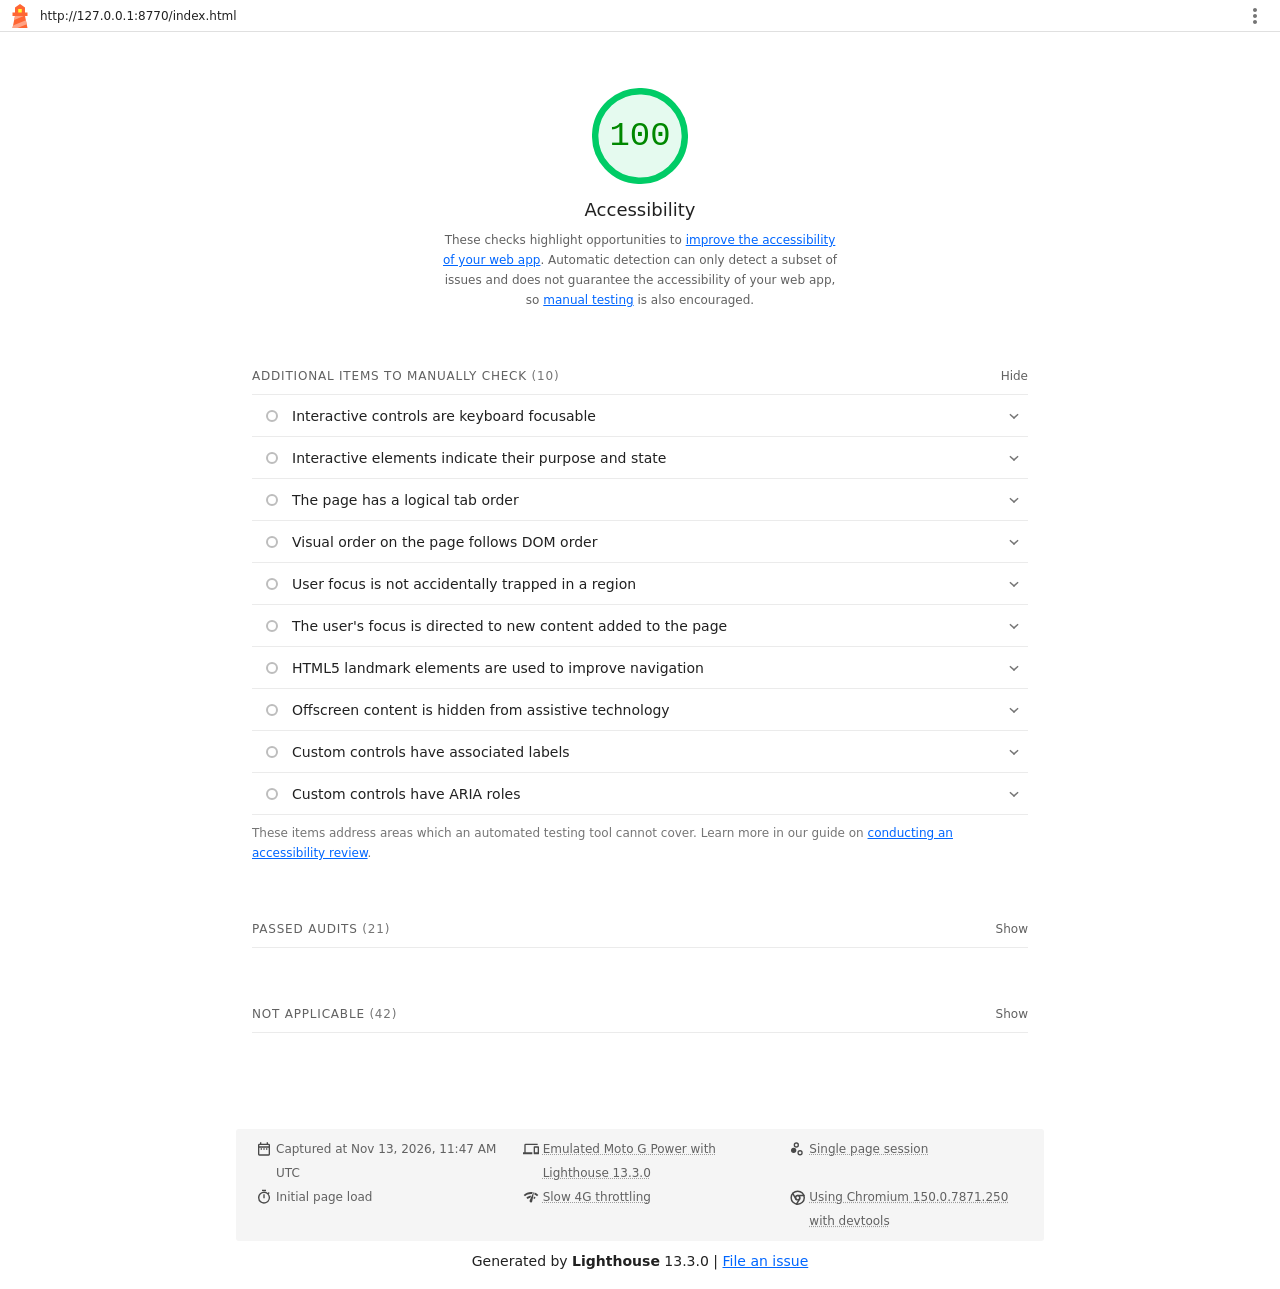
<file: lighthouse/accessibility-index.html>
<!--
@license
Copyright 2018 Google LLC
SPDX-License-Identifier: Apache-2.0
-->
<!doctype html>
<html lang="en">
<head>
  <meta charset="utf-8">
  <meta name="viewport" content="width=device-width, initial-scale=1, minimum-scale=1">
  <link rel="icon" href='data:image/svg+xml;utf8,<svg fill="none" xmlns="http://www.w3.org/2000/svg" viewBox="0 0 48 48"><path d="m14 7 10-7 10 7v10h5v7h-5l5 24H9l5-24H9v-7h5V7Z" fill="%23F63"/><path d="M31.561 24H14l-1.689 8.105L31.561 24ZM18.983 48H9l1.022-4.907L35.723 32.27l1.663 7.98L18.983 48Z" fill="%23FFA385"/><path fill="%23FF3" d="M20.5 10h7v7h-7z"/></svg>'>
  <title>Lighthouse Report</title>
  <style>body {margin: 0}</style>
</head>
<body>
  <noscript>Lighthouse report requires JavaScript. Please enable.</noscript>

  <div id="lh-log"></div>

  <script>window.__LIGHTHOUSE_JSON__ = {"lighthouseVersion":"13.3.0","requestedUrl":"http://127.0.0.1:8770/index.html","mainDocumentUrl":"http://127.0.0.1:8770/index.html","finalDisplayedUrl":"http://127.0.0.1:8770/index.html","finalUrl":"http://127.0.0.1:8770/index.html","fetchTime":"2026-11-13T11:47:15.403Z","gatherMode":"navigation","runWarnings":[],"userAgent":"Mozilla/5.0 (Macintosh; Intel Mac OS X 10_15_7) AppleWebKit/537.36 (KHTML, like Gecko) Code/1.144.1 Chrome/150.0.7871.250 Electron/43.8.3 Safari/537.36","environment":{"networkUserAgent":"Mozilla/5.0 (Linux; Android 11; moto g power (2022)) AppleWebKit/537.36 (KHTML, like Gecko) Chrome/150.0.0.0 Mobile Safari/537.36","hostUserAgent":"Mozilla/5.0 (Macintosh; Intel Mac OS X 10_15_7) AppleWebKit/537.36 (KHTML, like Gecko) Code/1.144.1 Chrome/150.0.7871.250 Electron/43.8.3 Safari/537.36","benchmarkIndex":2192.5,"credits":{"axe-core":"4.11.4"}},"audits":{"accesskeys":{"id":"accesskeys","title":"`[accesskey]` values are unique","description":"Access keys let users quickly focus a part of the page. For proper navigation, each access key must be unique. [Learn more about access keys](https://dequeuniversity.com/rules/axe/4.11/accesskeys).","score":null,"scoreDisplayMode":"notApplicable"},"aria-allowed-attr":{"id":"aria-allowed-attr","title":"`[aria-*]` attributes match their roles","description":"Each ARIA `role` supports a specific subset of `aria-*` attributes. Mismatching these invalidates the `aria-*` attributes. [Learn how to match ARIA attributes to their roles](https://dequeuniversity.com/rules/axe/4.11/aria-allowed-attr).","score":1,"scoreDisplayMode":"binary","details":{"type":"table","headings":[{"key":"node","valueType":"node","subItemsHeading":{"key":"relatedNode","valueType":"node"},"label":"Failing Elements"}],"items":[]}},"aria-allowed-role":{"id":"aria-allowed-role","title":"Uses ARIA roles only on compatible elements","description":"Many HTML elements can only be assigned certain ARIA roles. Using ARIA roles where they are not allowed can interfere with the accessibility of the web page. [Learn more about ARIA roles](https://dequeuniversity.com/rules/axe/4.11/aria-allowed-role).","score":null,"scoreDisplayMode":"notApplicable"},"aria-command-name":{"id":"aria-command-name","title":"`button`, `link`, and `menuitem` elements have accessible names","description":"When an element doesn't have an accessible name, screen readers announce it with a generic name, making it unusable for users who rely on screen readers. [Learn how to make command elements more accessible](https://dequeuniversity.com/rules/axe/4.11/aria-command-name).","score":null,"scoreDisplayMode":"notApplicable"},"aria-conditional-attr":{"id":"aria-conditional-attr","title":"ARIA attributes are used as specified for the element's role","description":"Some ARIA attributes are only allowed on an element under certain conditions. [Learn more about conditional ARIA attributes](https://dequeuniversity.com/rules/axe/4.11/aria-conditional-attr).","score":1,"scoreDisplayMode":"binary","details":{"type":"table","headings":[{"key":"node","valueType":"node","subItemsHeading":{"key":"relatedNode","valueType":"node"},"label":"Failing Elements"}],"items":[]}},"aria-deprecated-role":{"id":"aria-deprecated-role","title":"Deprecated ARIA roles were not used","description":"Deprecated ARIA roles may not be processed correctly by assistive technology. [Learn more about deprecated ARIA roles](https://dequeuniversity.com/rules/axe/4.11/aria-deprecated-role).","score":null,"scoreDisplayMode":"notApplicable"},"aria-dialog-name":{"id":"aria-dialog-name","title":"Elements with `role=\"dialog\"` or `role=\"alertdialog\"` have accessible names.","description":"ARIA dialog elements without accessible names may prevent screen readers users from discerning the purpose of these elements. [Learn how to make ARIA dialog elements more accessible](https://dequeuniversity.com/rules/axe/4.11/aria-dialog-name).","score":null,"scoreDisplayMode":"notApplicable"},"aria-hidden-body":{"id":"aria-hidden-body","title":"`[aria-hidden=\"true\"]` is not present on the document `\u003cbody>`","description":"Assistive technologies, like screen readers, work inconsistently when `aria-hidden=\"true\"` is set on the document `\u003cbody>`. [Learn how `aria-hidden` affects the document body](https://dequeuniversity.com/rules/axe/4.11/aria-hidden-body).","score":1,"scoreDisplayMode":"binary","details":{"type":"table","headings":[{"key":"node","valueType":"node","subItemsHeading":{"key":"relatedNode","valueType":"node"},"label":"Failing Elements"}],"items":[]}},"aria-hidden-focus":{"id":"aria-hidden-focus","title":"`[aria-hidden=\"true\"]` elements do not contain focusable descendents","description":"Focusable descendents within an `[aria-hidden=\"true\"]` element prevent those interactive elements from being available to users of assistive technologies like screen readers. [Learn how `aria-hidden` affects focusable elements](https://dequeuniversity.com/rules/axe/4.11/aria-hidden-focus).","score":null,"scoreDisplayMode":"notApplicable"},"aria-input-field-name":{"id":"aria-input-field-name","title":"ARIA input fields have accessible names","description":"When an input field doesn't have an accessible name, screen readers announce it with a generic name, making it unusable for users who rely on screen readers. [Learn more about input field labels](https://dequeuniversity.com/rules/axe/4.11/aria-input-field-name).","score":null,"scoreDisplayMode":"notApplicable"},"aria-meter-name":{"id":"aria-meter-name","title":"ARIA `meter` elements have accessible names","description":"When a meter element doesn't have an accessible name, screen readers announce it with a generic name, making it unusable for users who rely on screen readers. [Learn how to name `meter` elements](https://dequeuniversity.com/rules/axe/4.11/aria-meter-name).","score":null,"scoreDisplayMode":"notApplicable"},"aria-progressbar-name":{"id":"aria-progressbar-name","title":"ARIA `progressbar` elements have accessible names","description":"When a `progressbar` element doesn't have an accessible name, screen readers announce it with a generic name, making it unusable for users who rely on screen readers. [Learn how to label `progressbar` elements](https://dequeuniversity.com/rules/axe/4.11/aria-progressbar-name).","score":null,"scoreDisplayMode":"notApplicable"},"aria-prohibited-attr":{"id":"aria-prohibited-attr","title":"Elements use only permitted ARIA attributes","description":"Using ARIA attributes in roles where they are prohibited can mean that important information is not communicated to users of assistive technologies. [Learn more about prohibited ARIA roles](https://dequeuniversity.com/rules/axe/4.11/aria-prohibited-attr).","score":1,"scoreDisplayMode":"binary","details":{"type":"table","headings":[{"key":"node","valueType":"node","subItemsHeading":{"key":"relatedNode","valueType":"node"},"label":"Failing Elements"}],"items":[]}},"aria-required-attr":{"id":"aria-required-attr","title":"`[role]`s have all required `[aria-*]` attributes","description":"Some ARIA roles have required attributes that describe the state of the element to screen readers. [Learn more about roles and required attributes](https://dequeuniversity.com/rules/axe/4.11/aria-required-attr).","score":null,"scoreDisplayMode":"notApplicable"},"aria-required-children":{"id":"aria-required-children","title":"Elements with an ARIA `[role]` that require children to contain a specific `[role]` have all required children.","description":"Some ARIA parent roles must contain specific child roles to perform their intended accessibility functions. [Learn more about roles and required children elements](https://dequeuniversity.com/rules/axe/4.11/aria-required-children).","score":null,"scoreDisplayMode":"notApplicable"},"aria-required-parent":{"id":"aria-required-parent","title":"`[role]`s are contained by their required parent element","description":"Some ARIA child roles must be contained by specific parent roles to properly perform their intended accessibility functions. [Learn more about ARIA roles and required parent element](https://dequeuniversity.com/rules/axe/4.11/aria-required-parent).","score":null,"scoreDisplayMode":"notApplicable"},"aria-roles":{"id":"aria-roles","title":"`[role]` values are valid","description":"ARIA roles must have valid values in order to perform their intended accessibility functions. [Learn more about valid ARIA roles](https://dequeuniversity.com/rules/axe/4.11/aria-roles).","score":null,"scoreDisplayMode":"notApplicable"},"aria-text":{"id":"aria-text","title":"Elements with the `role=text` attribute do not have focusable descendents.","description":"Adding `role=text` around a text node split by markup enables VoiceOver to treat it as one phrase, but the element's focusable descendents will not be announced. [Learn more about the `role=text` attribute](https://dequeuniversity.com/rules/axe/4.11/aria-text).","score":null,"scoreDisplayMode":"notApplicable"},"aria-toggle-field-name":{"id":"aria-toggle-field-name","title":"ARIA toggle fields have accessible names","description":"When a toggle field doesn't have an accessible name, screen readers announce it with a generic name, making it unusable for users who rely on screen readers. [Learn more about toggle fields](https://dequeuniversity.com/rules/axe/4.11/aria-toggle-field-name).","score":null,"scoreDisplayMode":"notApplicable"},"aria-tooltip-name":{"id":"aria-tooltip-name","title":"ARIA `tooltip` elements have accessible names","description":"When a tooltip element doesn't have an accessible name, screen readers announce it with a generic name, making it unusable for users who rely on screen readers. [Learn how to name `tooltip` elements](https://dequeuniversity.com/rules/axe/4.11/aria-tooltip-name).","score":null,"scoreDisplayMode":"notApplicable"},"aria-treeitem-name":{"id":"aria-treeitem-name","title":"ARIA `treeitem` elements have accessible names","description":"When a `treeitem` element doesn't have an accessible name, screen readers announce it with a generic name, making it unusable for users who rely on screen readers. [Learn more about labeling `treeitem` elements](https://dequeuniversity.com/rules/axe/4.11/aria-treeitem-name).","score":null,"scoreDisplayMode":"notApplicable"},"aria-valid-attr-value":{"id":"aria-valid-attr-value","title":"`[aria-*]` attributes have valid values","description":"Assistive technologies, like screen readers, can't interpret ARIA attributes with invalid values. [Learn more about valid values for ARIA attributes](https://dequeuniversity.com/rules/axe/4.11/aria-valid-attr-value).","score":1,"scoreDisplayMode":"binary","details":{"type":"table","headings":[{"key":"node","valueType":"node","subItemsHeading":{"key":"relatedNode","valueType":"node"},"label":"Failing Elements"}],"items":[]}},"aria-valid-attr":{"id":"aria-valid-attr","title":"`[aria-*]` attributes are valid and not misspelled","description":"Assistive technologies, like screen readers, can't interpret ARIA attributes with invalid names. [Learn more about valid ARIA attributes](https://dequeuniversity.com/rules/axe/4.11/aria-valid-attr).","score":1,"scoreDisplayMode":"binary","details":{"type":"table","headings":[{"key":"node","valueType":"node","subItemsHeading":{"key":"relatedNode","valueType":"node"},"label":"Failing Elements"}],"items":[]}},"button-name":{"id":"button-name","title":"Buttons have an accessible name","description":"When a button doesn't have an accessible name, screen readers announce it as \"button\", making it unusable for users who rely on screen readers. [Learn how to make buttons more accessible](https://dequeuniversity.com/rules/axe/4.11/button-name).","score":1,"scoreDisplayMode":"binary","details":{"type":"table","headings":[{"key":"node","valueType":"node","subItemsHeading":{"key":"relatedNode","valueType":"node"},"label":"Failing Elements"}],"items":[]}},"bypass":{"id":"bypass","title":"The page contains a heading, skip link, or landmark region","description":"Adding ways to bypass repetitive content lets keyboard users navigate the page more efficiently. [Learn more about bypass blocks](https://dequeuniversity.com/rules/axe/4.11/bypass).","score":null,"scoreDisplayMode":"notApplicable"},"color-contrast":{"id":"color-contrast","title":"Background and foreground colors have a sufficient contrast ratio","description":"Low-contrast text is difficult or impossible for many users to read. [Learn how to provide sufficient color contrast](https://dequeuniversity.com/rules/axe/4.11/color-contrast).","score":1,"scoreDisplayMode":"binary","details":{"type":"table","headings":[{"key":"node","valueType":"node","subItemsHeading":{"key":"relatedNode","valueType":"node"},"label":"Failing Elements"}],"items":[]}},"definition-list":{"id":"definition-list","title":"`\u003cdl>`'s contain only properly-ordered `\u003cdt>` and `\u003cdd>` groups, `\u003cscript>`, `\u003ctemplate>` or `\u003cdiv>` elements.","description":"When definition lists are not properly marked up, screen readers may produce confusing or inaccurate output. [Learn how to structure definition lists correctly](https://dequeuniversity.com/rules/axe/4.11/definition-list).","score":null,"scoreDisplayMode":"notApplicable"},"dlitem":{"id":"dlitem","title":"Definition list items are wrapped in `\u003cdl>` elements","description":"Definition list items (`\u003cdt>` and `\u003cdd>`) must be wrapped in a parent `\u003cdl>` element to ensure that screen readers can properly announce them. [Learn how to structure definition lists correctly](https://dequeuniversity.com/rules/axe/4.11/dlitem).","score":null,"scoreDisplayMode":"notApplicable"},"document-title":{"id":"document-title","title":"Document has a `\u003ctitle>` element","description":"The title gives screen reader users an overview of the page, and search engine users rely on it heavily to determine if a page is relevant to their search. [Learn more about document titles](https://dequeuniversity.com/rules/axe/4.11/document-title).","score":1,"scoreDisplayMode":"binary","details":{"type":"table","headings":[{"key":"node","valueType":"node","subItemsHeading":{"key":"relatedNode","valueType":"node"},"label":"Failing Elements"}],"items":[]}},"duplicate-id-aria":{"id":"duplicate-id-aria","title":"ARIA IDs are unique","description":"The value of an ARIA ID must be unique to prevent other instances from being overlooked by assistive technologies. [Learn how to fix duplicate ARIA IDs](https://dequeuniversity.com/rules/axe/4.11/duplicate-id-aria).","score":null,"scoreDisplayMode":"notApplicable"},"empty-heading":{"id":"empty-heading","title":"All heading elements contain content.","description":"A heading with no content or inaccessible text prevent screen reader users from accessing information on the page's structure. [Learn more about headings](https://dequeuniversity.com/rules/axe/4.11/empty-heading).","score":null,"scoreDisplayMode":"notApplicable"},"form-field-multiple-labels":{"id":"form-field-multiple-labels","title":"No form fields have multiple labels","description":"Form fields with multiple labels can be confusingly announced by assistive technologies like screen readers which use either the first, the last, or all of the labels. [Learn how to use form labels](https://dequeuniversity.com/rules/axe/4.11/form-field-multiple-labels).","score":null,"scoreDisplayMode":"notApplicable"},"frame-title":{"id":"frame-title","title":"`\u003cframe>` or `\u003ciframe>` elements have a title","description":"Screen reader users rely on frame titles to describe the contents of frames. [Learn more about frame titles](https://dequeuniversity.com/rules/axe/4.11/frame-title).","score":null,"scoreDisplayMode":"notApplicable"},"heading-order":{"id":"heading-order","title":"Heading elements appear in a sequentially-descending order","description":"Properly ordered headings that do not skip levels convey the semantic structure of the page, making it easier to navigate and understand when using assistive technologies. [Learn more about heading order](https://dequeuniversity.com/rules/axe/4.11/heading-order).","score":1,"scoreDisplayMode":"binary","details":{"type":"table","headings":[{"key":"node","valueType":"node","subItemsHeading":{"key":"relatedNode","valueType":"node"},"label":"Failing Elements"}],"items":[]}},"html-has-lang":{"id":"html-has-lang","title":"`\u003chtml>` element has a `[lang]` attribute","description":"If a page doesn't specify a `lang` attribute, a screen reader assumes that the page is in the default language that the user chose when setting up the screen reader. If the page isn't actually in the default language, then the screen reader might not announce the page's text correctly. [Learn more about the `lang` attribute](https://dequeuniversity.com/rules/axe/4.11/html-has-lang).","score":1,"scoreDisplayMode":"binary","details":{"type":"table","headings":[{"key":"node","valueType":"node","subItemsHeading":{"key":"relatedNode","valueType":"node"},"label":"Failing Elements"}],"items":[]}},"html-lang-valid":{"id":"html-lang-valid","title":"`\u003chtml>` element has a valid value for its `[lang]` attribute","description":"Specifying a valid [BCP 47 language](https://www.w3.org/International/questions/qa-choosing-language-tags#question) helps screen readers announce text properly. [Learn how to use the `lang` attribute](https://dequeuniversity.com/rules/axe/4.11/html-lang-valid).","score":1,"scoreDisplayMode":"binary","details":{"type":"table","headings":[{"key":"node","valueType":"node","subItemsHeading":{"key":"relatedNode","valueType":"node"},"label":"Failing Elements"}],"items":[]}},"html-xml-lang-mismatch":{"id":"html-xml-lang-mismatch","title":"`\u003chtml>` element has an `[xml:lang]` attribute with the same base language as the `[lang]` attribute.","description":"If the webpage does not specify a consistent language, then the screen reader might not announce the page's text correctly. [Learn more about the `lang` attribute](https://dequeuniversity.com/rules/axe/4.11/html-xml-lang-mismatch).","score":null,"scoreDisplayMode":"notApplicable"},"identical-links-same-purpose":{"id":"identical-links-same-purpose","title":"Identical links have the same purpose.","description":"Links with the same destination should have the same description, to help users understand the link's purpose and decide whether to follow it. [Learn more about identical links](https://dequeuniversity.com/rules/axe/4.11/identical-links-same-purpose).","score":null,"scoreDisplayMode":"notApplicable"},"image-alt":{"id":"image-alt","title":"Image elements have `[alt]` attributes","description":"Informative elements should aim for short, descriptive alternate text. Decorative elements can be ignored with an empty alt attribute. [Learn more about the `alt` attribute](https://dequeuniversity.com/rules/axe/4.11/image-alt).","score":1,"scoreDisplayMode":"binary","details":{"type":"table","headings":[{"key":"node","valueType":"node","subItemsHeading":{"key":"relatedNode","valueType":"node"},"label":"Failing Elements"}],"items":[]}},"image-redundant-alt":{"id":"image-redundant-alt","title":"Image elements do not have `[alt]` attributes that are redundant text.","description":"Informative elements should aim for short, descriptive alternative text. Alternative text that is exactly the same as the text adjacent to the link or image is potentially confusing for screen reader users, because the text will be read twice. [Learn more about the `alt` attribute](https://dequeuniversity.com/rules/axe/4.11/image-redundant-alt).","score":null,"scoreDisplayMode":"notApplicable"},"input-button-name":{"id":"input-button-name","title":"Input buttons have discernible text.","description":"Adding discernable and accessible text to input buttons may help screen reader users understand the purpose of the input button. [Learn more about input buttons](https://dequeuniversity.com/rules/axe/4.11/input-button-name).","score":null,"scoreDisplayMode":"notApplicable"},"input-image-alt":{"id":"input-image-alt","title":"`\u003cinput type=\"image\">` elements have `[alt]` text","description":"When an image is being used as an `\u003cinput>` button, providing alternative text can help screen reader users understand the purpose of the button. [Learn about input image alt text](https://dequeuniversity.com/rules/axe/4.11/input-image-alt).","score":null,"scoreDisplayMode":"notApplicable"},"label-content-name-mismatch":{"id":"label-content-name-mismatch","title":"Elements with visible text labels have matching accessible names.","description":"Visible text labels that do not match the accessible name can result in a confusing experience for screen reader users. [Learn more about accessible names](https://dequeuniversity.com/rules/axe/4.11/label-content-name-mismatch).","score":null,"scoreDisplayMode":"notApplicable"},"label":{"id":"label","title":"Form elements have associated labels","description":"Labels ensure that form controls are announced properly by assistive technologies, like screen readers. [Learn more about form element labels](https://dequeuniversity.com/rules/axe/4.11/label).","score":null,"scoreDisplayMode":"notApplicable"},"landmark-one-main":{"id":"landmark-one-main","title":"Document has a main landmark.","description":"One main landmark helps screen reader users navigate a web page. [Learn more about landmarks](https://dequeuniversity.com/rules/axe/4.11/landmark-one-main).","score":1,"scoreDisplayMode":"binary","details":{"type":"table","headings":[{"key":"node","valueType":"node","subItemsHeading":{"key":"relatedNode","valueType":"node"},"label":"Failing Elements"}],"items":[]}},"link-name":{"id":"link-name","title":"Links have a discernible name","description":"Link text (and alternate text for images, when used as links) that is discernible, unique, and focusable improves the navigation experience for screen reader users. [Learn how to make links accessible](https://dequeuniversity.com/rules/axe/4.11/link-name).","score":1,"scoreDisplayMode":"binary","details":{"type":"table","headings":[{"key":"node","valueType":"node","subItemsHeading":{"key":"relatedNode","valueType":"node"},"label":"Failing Elements"}],"items":[]}},"link-in-text-block":{"id":"link-in-text-block","title":"Links are distinguishable without relying on color.","description":"Low-contrast text is difficult or impossible for many users to read. Link text that is discernible improves the experience for users with low vision. [Learn how to make links distinguishable](https://dequeuniversity.com/rules/axe/4.11/link-in-text-block).","score":null,"scoreDisplayMode":"notApplicable"},"list":{"id":"list","title":"Lists contain only `\u003cli>` elements and script supporting elements (`\u003cscript>` and `\u003ctemplate>`).","description":"Screen readers have a specific way of announcing lists. Ensuring proper list structure aids screen reader output. [Learn more about proper list structure](https://dequeuniversity.com/rules/axe/4.11/list).","score":1,"scoreDisplayMode":"binary","details":{"type":"table","headings":[{"key":"node","valueType":"node","subItemsHeading":{"key":"relatedNode","valueType":"node"},"label":"Failing Elements"}],"items":[]}},"listitem":{"id":"listitem","title":"List items (`\u003cli>`) are contained within `\u003cul>`, `\u003col>` or `\u003cmenu>` parent elements","description":"Screen readers require list items (`\u003cli>`) to be contained within a parent `\u003cul>`, `\u003col>` or `\u003cmenu>` to be announced properly. [Learn more about proper list structure](https://dequeuniversity.com/rules/axe/4.11/listitem).","score":1,"scoreDisplayMode":"binary","details":{"type":"table","headings":[{"key":"node","valueType":"node","subItemsHeading":{"key":"relatedNode","valueType":"node"},"label":"Failing Elements"}],"items":[]}},"meta-refresh":{"id":"meta-refresh","title":"The document does not use `\u003cmeta http-equiv=\"refresh\">`","description":"Users do not expect a page to refresh automatically, and doing so will move focus back to the top of the page. This may create a frustrating or confusing experience. [Learn more about the refresh meta tag](https://dequeuniversity.com/rules/axe/4.11/meta-refresh).","score":null,"scoreDisplayMode":"notApplicable"},"meta-viewport":{"id":"meta-viewport","title":"`[user-scalable=\"no\"]` is not used in the `\u003cmeta name=\"viewport\">` element and the `[maximum-scale]` attribute is not less than 5.","description":"Disabling zooming is problematic for users with low vision who rely on screen magnification to properly see the contents of a web page. [Learn more about the viewport meta tag](https://dequeuniversity.com/rules/axe/4.11/meta-viewport).","score":1,"scoreDisplayMode":"binary","details":{"type":"table","headings":[{"key":"node","valueType":"node","subItemsHeading":{"key":"relatedNode","valueType":"node"},"label":"Failing Elements"}],"items":[]}},"object-alt":{"id":"object-alt","title":"`\u003cobject>` elements have alternate text","description":"Screen readers cannot translate non-text content. Adding alternate text to `\u003cobject>` elements helps screen readers convey meaning to users. [Learn more about alt text for `object` elements](https://dequeuniversity.com/rules/axe/4.11/object-alt).","score":null,"scoreDisplayMode":"notApplicable"},"select-name":{"id":"select-name","title":"Select elements have associated label elements.","description":"Form elements without effective labels can create frustrating experiences for screen reader users. [Learn more about the `select` element](https://dequeuniversity.com/rules/axe/4.11/select-name).","score":null,"scoreDisplayMode":"notApplicable"},"skip-link":{"id":"skip-link","title":"Skip links are focusable.","description":"Including a skip link can help users skip to the main content to save time. [Learn more about skip links](https://dequeuniversity.com/rules/axe/4.11/skip-link).","score":1,"scoreDisplayMode":"binary","details":{"type":"table","headings":[{"key":"node","valueType":"node","subItemsHeading":{"key":"relatedNode","valueType":"node"},"label":"Failing Elements"}],"items":[]}},"tabindex":{"id":"tabindex","title":"No element has a `[tabindex]` value greater than 0","description":"A value greater than 0 implies an explicit navigation ordering. Although technically valid, this often creates frustrating experiences for users who rely on assistive technologies. [Learn more about the `tabindex` attribute](https://dequeuniversity.com/rules/axe/4.11/tabindex).","score":1,"scoreDisplayMode":"binary","details":{"type":"table","headings":[{"key":"node","valueType":"node","subItemsHeading":{"key":"relatedNode","valueType":"node"},"label":"Failing Elements"}],"items":[]}},"table-duplicate-name":{"id":"table-duplicate-name","title":"Tables have different content in the summary attribute and `\u003ccaption>`.","description":"The summary attribute should describe the table structure, while `\u003ccaption>` should have the onscreen title. Accurate table mark-up helps users of screen readers. [Learn more about summary and caption](https://dequeuniversity.com/rules/axe/4.11/table-duplicate-name).","score":null,"scoreDisplayMode":"notApplicable"},"table-fake-caption":{"id":"table-fake-caption","title":"Tables use `\u003ccaption>` instead of cells with the `[colspan]` attribute to indicate a caption.","description":"Screen readers have features to make navigating tables easier. Ensuring that tables use the actual caption element instead of cells with the `[colspan]` attribute may improve the experience for screen reader users. [Learn more about captions](https://dequeuniversity.com/rules/axe/4.11/table-fake-caption).","score":null,"scoreDisplayMode":"notApplicable"},"target-size":{"id":"target-size","title":"Touch targets have sufficient size and spacing.","description":"Touch targets with sufficient size and spacing help users who may have difficulty targeting small controls to activate the targets. [Learn more about touch targets](https://dequeuniversity.com/rules/axe/4.11/target-size).","score":1,"scoreDisplayMode":"binary","details":{"type":"table","headings":[{"key":"node","valueType":"node","subItemsHeading":{"key":"relatedNode","valueType":"node"},"label":"Failing Elements"}],"items":[]}},"td-has-header":{"id":"td-has-header","title":"`\u003ctd>` elements in a large `\u003ctable>` have one or more table headers.","description":"Screen readers have features to make navigating tables easier. Ensuring that `\u003ctd>` elements in a large table (3 or more cells in width and height) have an associated table header may improve the experience for screen reader users. [Learn more about table headers](https://dequeuniversity.com/rules/axe/4.11/td-has-header).","score":null,"scoreDisplayMode":"notApplicable"},"td-headers-attr":{"id":"td-headers-attr","title":"Cells in a `\u003ctable>` element that use the `[headers]` attribute refer to table cells within the same table.","description":"Screen readers have features to make navigating tables easier. Ensuring `\u003ctd>` cells using the `[headers]` attribute only refer to other cells in the same table may improve the experience for screen reader users. [Learn more about the `headers` attribute](https://dequeuniversity.com/rules/axe/4.11/td-headers-attr).","score":null,"scoreDisplayMode":"notApplicable"},"th-has-data-cells":{"id":"th-has-data-cells","title":"`\u003cth>` elements and elements with `[role=\"columnheader\"/\"rowheader\"]` have data cells they describe.","description":"Screen readers have features to make navigating tables easier. Ensuring table headers always refer to some set of cells may improve the experience for screen reader users. [Learn more about table headers](https://dequeuniversity.com/rules/axe/4.11/th-has-data-cells).","score":null,"scoreDisplayMode":"notApplicable"},"valid-lang":{"id":"valid-lang","title":"`[lang]` attributes have a valid value","description":"Specifying a valid [BCP 47 language](https://www.w3.org/International/questions/qa-choosing-language-tags#question) on elements helps ensure that text is pronounced correctly by a screen reader. [Learn how to use the `lang` attribute](https://dequeuniversity.com/rules/axe/4.11/valid-lang).","score":null,"scoreDisplayMode":"notApplicable"},"video-caption":{"id":"video-caption","title":"`\u003cvideo>` elements contain a `\u003ctrack>` element with `[kind=\"captions\"]`","description":"When a video provides a caption it is easier for deaf and hearing impaired users to access its information. [Learn more about video captions](https://dequeuniversity.com/rules/axe/4.11/video-caption).","score":null,"scoreDisplayMode":"notApplicable"},"custom-controls-labels":{"id":"custom-controls-labels","title":"Custom controls have associated labels","description":"Custom interactive controls have associated labels, provided by aria-label or aria-labelledby. [Learn more about custom controls and labels](https://developer.chrome.com/docs/lighthouse/accessibility/custom-controls-labels/).","score":null,"scoreDisplayMode":"manual"},"custom-controls-roles":{"id":"custom-controls-roles","title":"Custom controls have ARIA roles","description":"Custom interactive controls have appropriate ARIA roles. [Learn how to add roles to custom controls](https://developer.chrome.com/docs/lighthouse/accessibility/custom-control-roles/).","score":null,"scoreDisplayMode":"manual"},"focus-traps":{"id":"focus-traps","title":"User focus is not accidentally trapped in a region","description":"A user can tab into and out of any control or region without accidentally trapping their focus. [Learn how to avoid focus traps](https://developer.chrome.com/docs/lighthouse/accessibility/focus-traps/).","score":null,"scoreDisplayMode":"manual"},"focusable-controls":{"id":"focusable-controls","title":"Interactive controls are keyboard focusable","description":"Custom interactive controls are keyboard focusable and display a focus indicator. [Learn how to make custom controls focusable](https://developer.chrome.com/docs/lighthouse/accessibility/focusable-controls/).","score":null,"scoreDisplayMode":"manual"},"interactive-element-affordance":{"id":"interactive-element-affordance","title":"Interactive elements indicate their purpose and state","description":"Interactive elements, such as links and buttons, should indicate their state and be distinguishable from non-interactive elements. [Learn how to decorate interactive elements with affordance hints](https://developer.chrome.com/docs/lighthouse/accessibility/interactive-element-affordance/).","score":null,"scoreDisplayMode":"manual"},"logical-tab-order":{"id":"logical-tab-order","title":"The page has a logical tab order","description":"Tabbing through the page follows the visual layout. Users cannot focus elements that are offscreen. [Learn more about logical tab ordering](https://developer.chrome.com/docs/lighthouse/accessibility/logical-tab-order/).","score":null,"scoreDisplayMode":"manual"},"managed-focus":{"id":"managed-focus","title":"The user's focus is directed to new content added to the page","description":"If new content, such as a dialog, is added to the page, the user's focus is directed to it. [Learn how to direct focus to new content](https://developer.chrome.com/docs/lighthouse/accessibility/managed-focus/).","score":null,"scoreDisplayMode":"manual"},"offscreen-content-hidden":{"id":"offscreen-content-hidden","title":"Offscreen content is hidden from assistive technology","description":"Offscreen content is hidden with display: none or aria-hidden=true. [Learn how to properly hide offscreen content](https://developer.chrome.com/docs/lighthouse/accessibility/offscreen-content-hidden/).","score":null,"scoreDisplayMode":"manual"},"use-landmarks":{"id":"use-landmarks","title":"HTML5 landmark elements are used to improve navigation","description":"Landmark elements (`\u003cmain>`, `\u003cnav>`, etc.) are used to improve the keyboard navigation of the page for assistive technology. [Learn more about landmark elements](https://developer.chrome.com/docs/lighthouse/accessibility/use-landmarks/).","score":null,"scoreDisplayMode":"manual"},"visual-order-follows-dom":{"id":"visual-order-follows-dom","title":"Visual order on the page follows DOM order","description":"DOM order matches the visual order, improving navigation for assistive technology. [Learn more about DOM and visual ordering](https://developer.chrome.com/docs/lighthouse/accessibility/visual-order-follows-dom/).","score":null,"scoreDisplayMode":"manual"},"autocomplete-valid":{"id":"autocomplete-valid","title":"`autocomplete` attributes are used correctly","description":"The `autocomplete` attribute values must be valid and correctly applied for screen readers to function correctly. [Learn more about valid autocomplete values](https://dequeuniversity.com/rules/axe/4.11/autocomplete-valid).","score":null,"scoreDisplayMode":"notApplicable"},"presentation-role-conflict":{"id":"presentation-role-conflict","title":"Elements with `role=\"none\"` or `role=\"presentation\"` do not have conflicts","description":"There are certain cases where the semantic role of an element with `role=\"none\"` or `role=\"presentation\"` does not resolve to none or presentation. To ensure the element remains removed from the accessibility tree, you should not add any global ARIA attributes to the element or make it focusable. [Learn more about presentation role conflict](https://dequeuniversity.com/rules/axe/4.11/presentation-role-conflict).","score":null,"scoreDisplayMode":"notApplicable"},"svg-img-alt":{"id":"svg-img-alt","title":"SVG elements with an `img` role have an accessible text alternative","description":"Ensures SVG elements with an `img`, `graphics-document` or `graphics-symbol` role have an accessible text alternative. [Learn more about SVG alt text](https://dequeuniversity.com/rules/axe/4.11/svg-img-alt).","score":null,"scoreDisplayMode":"notApplicable"}},"configSettings":{"output":"json","maxWaitForFcp":30000,"maxWaitForLoad":45000,"pauseAfterFcpMs":1000,"pauseAfterLoadMs":1000,"networkQuietThresholdMs":1000,"cpuQuietThresholdMs":1000,"formFactor":"mobile","throttling":{"rttMs":150,"throughputKbps":1638.4,"requestLatencyMs":562.5,"downloadThroughputKbps":1474.5600000000002,"uploadThroughputKbps":675,"cpuSlowdownMultiplier":4},"throttlingMethod":"simulate","screenEmulation":{"mobile":true,"width":412,"height":823,"deviceScaleFactor":1.75,"disabled":true},"emulatedUserAgent":"Mozilla/5.0 (Linux; Android 11; moto g power (2022)) AppleWebKit/537.36 (KHTML, like Gecko) Chrome/136.0.0.0 Mobile Safari/537.36","auditMode":false,"gatherMode":false,"clearStorageTypes":["file_systems","shader_cache","service_workers","cache_storage"],"disableStorageReset":false,"debugNavigation":false,"channel":"devtools","usePassiveGathering":false,"disableFullPageScreenshot":false,"skipAboutBlank":false,"blankPage":"about:blank","ignoreStatusCode":true,"locale":"en-US","blockedUrlPatterns":null,"additionalTraceCategories":"","extraHeaders":null,"precomputedLanternData":null,"onlyAudits":null,"onlyCategories":["accessibility"],"skipAudits":null},"categories":{"accessibility":{"title":"Accessibility","description":"These checks highlight opportunities to [improve the accessibility of your web app](https://developer.chrome.com/docs/lighthouse/accessibility/). Automatic detection can only detect a subset of issues and does not guarantee the accessibility of your web app, so [manual testing](https://web.dev/articles/how-to-review) is also encouraged.","manualDescription":"These items address areas which an automated testing tool cannot cover. Learn more in our guide on [conducting an accessibility review](https://web.dev/articles/how-to-review).","supportedModes":["navigation","snapshot"],"auditRefs":[{"id":"accesskeys","weight":0,"group":"a11y-navigation"},{"id":"aria-allowed-attr","weight":10,"group":"a11y-aria"},{"id":"aria-command-name","weight":0,"group":"a11y-aria"},{"id":"aria-conditional-attr","weight":7,"group":"a11y-aria"},{"id":"aria-deprecated-role","weight":0,"group":"a11y-aria"},{"id":"aria-dialog-name","weight":0,"group":"a11y-aria"},{"id":"aria-hidden-body","weight":10,"group":"a11y-aria"},{"id":"aria-hidden-focus","weight":0,"group":"a11y-aria"},{"id":"aria-input-field-name","weight":0,"group":"a11y-aria"},{"id":"aria-meter-name","weight":0,"group":"a11y-aria"},{"id":"aria-progressbar-name","weight":0,"group":"a11y-aria"},{"id":"aria-prohibited-attr","weight":7,"group":"a11y-aria"},{"id":"aria-required-attr","weight":0,"group":"a11y-aria"},{"id":"aria-required-children","weight":0,"group":"a11y-aria"},{"id":"aria-required-parent","weight":0,"group":"a11y-aria"},{"id":"aria-roles","weight":0,"group":"a11y-aria"},{"id":"aria-text","weight":0,"group":"a11y-aria"},{"id":"aria-toggle-field-name","weight":0,"group":"a11y-aria"},{"id":"aria-tooltip-name","weight":0,"group":"a11y-aria"},{"id":"aria-treeitem-name","weight":0,"group":"a11y-aria"},{"id":"aria-valid-attr-value","weight":10,"group":"a11y-aria"},{"id":"aria-valid-attr","weight":10,"group":"a11y-aria"},{"id":"button-name","weight":10,"group":"a11y-names-labels"},{"id":"bypass","weight":0,"group":"a11y-navigation"},{"id":"color-contrast","weight":7,"group":"a11y-color-contrast"},{"id":"definition-list","weight":0,"group":"a11y-tables-lists"},{"id":"dlitem","weight":0,"group":"a11y-tables-lists"},{"id":"document-title","weight":7,"group":"a11y-names-labels"},{"id":"duplicate-id-aria","weight":0,"group":"a11y-aria"},{"id":"form-field-multiple-labels","weight":0,"group":"a11y-names-labels"},{"id":"frame-title","weight":0,"group":"a11y-names-labels"},{"id":"heading-order","weight":3,"group":"a11y-navigation"},{"id":"html-has-lang","weight":7,"group":"a11y-language"},{"id":"html-lang-valid","weight":7,"group":"a11y-language"},{"id":"html-xml-lang-mismatch","weight":0,"group":"a11y-language"},{"id":"image-alt","weight":10,"group":"a11y-names-labels"},{"id":"input-button-name","weight":0,"group":"a11y-names-labels"},{"id":"input-image-alt","weight":0,"group":"a11y-names-labels"},{"id":"label","weight":0,"group":"a11y-names-labels"},{"id":"link-in-text-block","weight":0,"group":"a11y-color-contrast"},{"id":"link-name","weight":7,"group":"a11y-names-labels"},{"id":"list","weight":7,"group":"a11y-tables-lists"},{"id":"listitem","weight":7,"group":"a11y-tables-lists"},{"id":"meta-refresh","weight":0,"group":"a11y-best-practices"},{"id":"meta-viewport","weight":10,"group":"a11y-best-practices"},{"id":"object-alt","weight":0,"group":"a11y-names-labels"},{"id":"select-name","weight":0,"group":"a11y-names-labels"},{"id":"skip-link","weight":3,"group":"a11y-names-labels"},{"id":"tabindex","weight":7,"group":"a11y-navigation"},{"id":"target-size","weight":7,"group":"a11y-best-practices"},{"id":"td-headers-attr","weight":0,"group":"a11y-tables-lists"},{"id":"th-has-data-cells","weight":0,"group":"a11y-tables-lists"},{"id":"valid-lang","weight":0,"group":"a11y-language"},{"id":"video-caption","weight":0,"group":"a11y-audio-video"},{"id":"landmark-one-main","weight":3,"group":"a11y-best-practices"},{"id":"autocomplete-valid","weight":0,"group":"a11y-best-practices"},{"id":"presentation-role-conflict","weight":0,"group":"a11y-best-practices"},{"id":"svg-img-alt","weight":0,"group":"a11y-best-practices"},{"id":"focusable-controls","weight":0},{"id":"interactive-element-affordance","weight":0},{"id":"logical-tab-order","weight":0},{"id":"visual-order-follows-dom","weight":0},{"id":"focus-traps","weight":0},{"id":"managed-focus","weight":0},{"id":"use-landmarks","weight":0},{"id":"offscreen-content-hidden","weight":0},{"id":"custom-controls-labels","weight":0},{"id":"custom-controls-roles","weight":0},{"id":"table-duplicate-name","weight":0,"group":"a11y-best-practices"},{"id":"empty-heading","weight":0,"group":"a11y-best-practices"},{"id":"aria-allowed-role","weight":0,"group":"a11y-best-practices"},{"id":"image-redundant-alt","weight":0,"group":"a11y-names-labels"},{"id":"identical-links-same-purpose","weight":0,"group":"a11y-best-practices"},{"id":"label-content-name-mismatch","weight":0,"group":"hidden"},{"id":"table-fake-caption","weight":0,"group":"hidden"},{"id":"td-has-header","weight":0,"group":"hidden"}],"id":"accessibility","score":1}},"categoryGroups":{"metrics":{"title":"Metrics"},"insights":{"title":"Insights","description":"These insights are also available in the Chrome DevTools Performance Panel - [record a trace](https://developer.chrome.com/docs/devtools/performance/reference) to view more detailed information."},"diagnostics":{"title":"Diagnostics","description":"More information about the performance of your application. These numbers don't [directly affect](https://developer.chrome.com/docs/lighthouse/performance/performance-scoring/) the Performance score."},"a11y-best-practices":{"title":"Best practices","description":"These items highlight common accessibility best practices."},"a11y-color-contrast":{"title":"Contrast","description":"These are opportunities to improve the legibility of your content."},"a11y-names-labels":{"title":"Names and labels","description":"These are opportunities to improve the semantics of the controls in your application. This may enhance the experience for users of assistive technology, like a screen reader."},"a11y-navigation":{"title":"Navigation","description":"These are opportunities to improve keyboard navigation in your application."},"a11y-aria":{"title":"ARIA","description":"These are opportunities to improve the usage of ARIA in your application which may enhance the experience for users of assistive technology, like a screen reader."},"a11y-language":{"title":"Internationalization and localization","description":"These are opportunities to improve the interpretation of your content by users in different locales."},"a11y-audio-video":{"title":"Audio and video","description":"These are opportunities to provide alternative content for audio and video. This may improve the experience for users with hearing or vision impairments."},"a11y-tables-lists":{"title":"Tables and lists","description":"These are opportunities to improve the experience of reading tabular or list data using assistive technology, like a screen reader."},"seo-mobile":{"title":"Mobile Friendly","description":"Make sure your pages are mobile friendly so users don’t have to pinch or zoom in order to read the content pages. [Learn how to make pages mobile-friendly](https://developers.google.com/search/mobile-sites/)."},"seo-content":{"title":"Content Best Practices","description":"Format your HTML in a way that enables crawlers to better understand your app’s content."},"seo-crawl":{"title":"Crawling and Indexing","description":"To appear in search results, crawlers need access to your app."},"best-practices-trust-safety":{"title":"Trust and Safety"},"best-practices-ux":{"title":"User Experience"},"best-practices-browser-compat":{"title":"Browser Compatibility"},"best-practices-general":{"title":"General"},"webmcp":{"title":"WebMCP","description":"Audits validating WebMCP integration."},"agent-accessibility":{"title":"Agent Accessibility","description":"These audits highlight best practices for improving the accessibility of the website for AI agents."},"hidden":{"title":""}},"stackPacks":[],"entities":[{"name":"127.0.0.1","origins":["http://127.0.0.1:8770"],"isFirstParty":true,"isUnrecognized":true}],"fullPageScreenshot":{"screenshot":{"data":"[data-uri]","width":412,"height":2853},"nodes":{}},"timing":{"entries":[{"startTime":62768.3,"name":"lh:config","duration":183.5,"entryType":"measure"},{"startTime":62769.6,"name":"lh:config:resolveArtifactsToDefns","duration":1.9,"entryType":"measure"},{"startTime":62951.9,"name":"lh:runner:gather","duration":4730.5,"entryType":"measure"},{"startTime":62952.1,"name":"lh:driver:connect","duration":18.1,"entryType":"measure"},{"startTime":62970.4,"name":"lh:driver:navigate","duration":13.7,"entryType":"measure"},{"startTime":62984.5,"name":"lh:gather:getBenchmarkIndex","duration":1012.7,"entryType":"measure"},{"startTime":63997.3,"name":"lh:gather:getVersion","duration":0.9,"entryType":"measure"},{"startTime":63998.2,"name":"lh:gather:getDevicePixelRatio","duration":0.9,"entryType":"measure"},{"startTime":63999.2,"name":"lh:prepare:navigationMode","duration":24.3,"entryType":"measure"},{"startTime":63999.7,"name":"lh:gather:getVersion","duration":0.3,"entryType":"measure"},{"startTime":64002,"name":"lh:storage:clearDataForOrigin","duration":9.4,"entryType":"measure"},{"startTime":64011.5,"name":"lh:storage:clearBrowserCaches","duration":10.6,"entryType":"measure"},{"startTime":64022.7,"name":"lh:gather:prepareThrottlingAndNetwork","duration":0.8,"entryType":"measure"},{"startTime":64031.7,"name":"lh:driver:navigate","duration":2366,"entryType":"measure"},{"startTime":66399.9,"name":"lh:computed:NetworkRecords","duration":0.8,"entryType":"measure"},{"startTime":66401,"name":"lh:gather:getArtifact:DevtoolsLog","duration":0.1,"entryType":"measure"},{"startTime":66401.1,"name":"lh:gather:getArtifact:Accessibility","duration":163,"entryType":"measure"},{"startTime":66564.2,"name":"lh:gather:getArtifact:NetworkUserAgent","duration":0.2,"entryType":"measure"},{"startTime":66564.5,"name":"lh:gather:getArtifact:Stacks","duration":6.9,"entryType":"measure"},{"startTime":66564.7,"name":"lh:gather:collectStacks","duration":6.7,"entryType":"measure"},{"startTime":66571.5,"name":"lh:gather:getArtifact:FullPageScreenshot","duration":1109.1,"entryType":"measure"},{"startTime":67682.6,"name":"lh:runner:audit","duration":150.2,"entryType":"measure"},{"startTime":67682.7,"name":"lh:runner:auditing","duration":149.9,"entryType":"measure"},{"startTime":67684.2,"name":"lh:audit:accesskeys","duration":0.9,"entryType":"measure"},{"startTime":67685.3,"name":"lh:audit:aria-allowed-attr","duration":2.7,"entryType":"measure"},{"startTime":67688.2,"name":"lh:audit:aria-allowed-role","duration":3.9,"entryType":"measure"},{"startTime":67692.3,"name":"lh:audit:aria-command-name","duration":1.5,"entryType":"measure"},{"startTime":67694,"name":"lh:audit:aria-conditional-attr","duration":3.8,"entryType":"measure"},{"startTime":67698,"name":"lh:audit:aria-deprecated-role","duration":0.6,"entryType":"measure"},{"startTime":67698.7,"name":"lh:audit:aria-dialog-name","duration":0.7,"entryType":"measure"},{"startTime":67699.5,"name":"lh:audit:aria-hidden-body","duration":2.1,"entryType":"measure"},{"startTime":67701.7,"name":"lh:audit:aria-hidden-focus","duration":0.8,"entryType":"measure"},{"startTime":67702.6,"name":"lh:audit:aria-input-field-name","duration":1.1,"entryType":"measure"},{"startTime":67703.9,"name":"lh:audit:aria-meter-name","duration":1.1,"entryType":"measure"},{"startTime":67705.2,"name":"lh:audit:aria-progressbar-name","duration":0.9,"entryType":"measure"},{"startTime":67706.2,"name":"lh:audit:aria-prohibited-attr","duration":2.2,"entryType":"measure"},{"startTime":67708.7,"name":"lh:audit:aria-required-attr","duration":0.7,"entryType":"measure"},{"startTime":67709.6,"name":"lh:audit:aria-required-children","duration":0.9,"entryType":"measure"},{"startTime":67710.8,"name":"lh:audit:aria-required-parent","duration":1.5,"entryType":"measure"},{"startTime":67712.7,"name":"lh:audit:aria-roles","duration":1,"entryType":"measure"},{"startTime":67713.9,"name":"lh:audit:aria-text","duration":1,"entryType":"measure"},{"startTime":67715,"name":"lh:audit:aria-toggle-field-name","duration":1,"entryType":"measure"},{"startTime":67716.1,"name":"lh:audit:aria-tooltip-name","duration":1.2,"entryType":"measure"},{"startTime":67717.4,"name":"lh:audit:aria-treeitem-name","duration":1,"entryType":"measure"},{"startTime":67718.6,"name":"lh:audit:aria-valid-attr-value","duration":9.9,"entryType":"measure"},{"startTime":67728.8,"name":"lh:audit:aria-valid-attr","duration":2.4,"entryType":"measure"},{"startTime":67731.2,"name":"lh:audit:button-name","duration":1.9,"entryType":"measure"},{"startTime":67733.2,"name":"lh:audit:bypass","duration":1.8,"entryType":"measure"},{"startTime":67735.1,"name":"lh:audit:color-contrast","duration":2.6,"entryType":"measure"},{"startTime":67737.9,"name":"lh:audit:definition-list","duration":1.4,"entryType":"measure"},{"startTime":67739.5,"name":"lh:audit:dlitem","duration":1.5,"entryType":"measure"},{"startTime":67741.1,"name":"lh:audit:document-title","duration":1.9,"entryType":"measure"},{"startTime":67743.1,"name":"lh:audit:duplicate-id-aria","duration":2,"entryType":"measure"},{"startTime":67745.3,"name":"lh:audit:empty-heading","duration":2.6,"entryType":"measure"},{"startTime":67748,"name":"lh:audit:form-field-multiple-labels","duration":1.2,"entryType":"measure"},{"startTime":67749.4,"name":"lh:audit:frame-title","duration":1.2,"entryType":"measure"},{"startTime":67750.7,"name":"lh:audit:heading-order","duration":2.2,"entryType":"measure"},{"startTime":67753.2,"name":"lh:audit:html-has-lang","duration":2.7,"entryType":"measure"},{"startTime":67756.3,"name":"lh:audit:html-lang-valid","duration":2.3,"entryType":"measure"},{"startTime":67758.8,"name":"lh:audit:html-xml-lang-mismatch","duration":1.3,"entryType":"measure"},{"startTime":67760.3,"name":"lh:audit:identical-links-same-purpose","duration":9.1,"entryType":"measure"},{"startTime":67769.5,"name":"lh:audit:image-alt","duration":2,"entryType":"measure"},{"startTime":67771.6,"name":"lh:audit:image-redundant-alt","duration":1.9,"entryType":"measure"},{"startTime":67773.5,"name":"lh:audit:input-button-name","duration":1.2,"entryType":"measure"},{"startTime":67774.8,"name":"lh:audit:input-image-alt","duration":1.1,"entryType":"measure"},{"startTime":67776.1,"name":"lh:audit:label-content-name-mismatch","duration":1.1,"entryType":"measure"},{"startTime":67777.3,"name":"lh:audit:label","duration":1.4,"entryType":"measure"},{"startTime":67778.8,"name":"lh:audit:landmark-one-main","duration":1.6,"entryType":"measure"},{"startTime":67780.5,"name":"lh:audit:link-name","duration":2,"entryType":"measure"},{"startTime":67782.7,"name":"lh:audit:link-in-text-block","duration":1.4,"entryType":"measure"},{"startTime":67784.2,"name":"lh:audit:list","duration":1.9,"entryType":"measure"},{"startTime":67786.3,"name":"lh:audit:listitem","duration":2.4,"entryType":"measure"},{"startTime":67788.7,"name":"lh:audit:meta-refresh","duration":1.4,"entryType":"measure"},{"startTime":67790.3,"name":"lh:audit:meta-viewport","duration":1.8,"entryType":"measure"},{"startTime":67792.2,"name":"lh:audit:object-alt","duration":1.3,"entryType":"measure"},{"startTime":67793.7,"name":"lh:audit:select-name","duration":1.4,"entryType":"measure"},{"startTime":67795.2,"name":"lh:audit:skip-link","duration":1.7,"entryType":"measure"},{"startTime":67797,"name":"lh:audit:tabindex","duration":2.1,"entryType":"measure"},{"startTime":67799.4,"name":"lh:audit:table-duplicate-name","duration":1.7,"entryType":"measure"},{"startTime":67801.2,"name":"lh:audit:table-fake-caption","duration":1.6,"entryType":"measure"},{"startTime":67802.8,"name":"lh:audit:target-size","duration":2.4,"entryType":"measure"},{"startTime":67805.4,"name":"lh:audit:td-has-header","duration":1.6,"entryType":"measure"},{"startTime":67807.1,"name":"lh:audit:td-headers-attr","duration":1.7,"entryType":"measure"},{"startTime":67809,"name":"lh:audit:th-has-data-cells","duration":8,"entryType":"measure"},{"startTime":67817.1,"name":"lh:audit:valid-lang","duration":3.4,"entryType":"measure"},{"startTime":67820.7,"name":"lh:audit:video-caption","duration":6.9,"entryType":"measure"},{"startTime":67827.7,"name":"lh:audit:custom-controls-labels","duration":0.1,"entryType":"measure"},{"startTime":67827.8,"name":"lh:audit:custom-controls-roles","duration":0,"entryType":"measure"},{"startTime":67827.8,"name":"lh:audit:focus-traps","duration":0.1,"entryType":"measure"},{"startTime":67827.9,"name":"lh:audit:focusable-controls","duration":0,"entryType":"measure"},{"startTime":67827.9,"name":"lh:audit:interactive-element-affordance","duration":0.1,"entryType":"measure"},{"startTime":67828,"name":"lh:audit:logical-tab-order","duration":0,"entryType":"measure"},{"startTime":67828.1,"name":"lh:audit:managed-focus","duration":0,"entryType":"measure"},{"startTime":67828.1,"name":"lh:audit:offscreen-content-hidden","duration":0,"entryType":"measure"},{"startTime":67828.1,"name":"lh:audit:use-landmarks","duration":0.2,"entryType":"measure"},{"startTime":67828.3,"name":"lh:audit:visual-order-follows-dom","duration":0,"entryType":"measure"},{"startTime":67828.4,"name":"lh:audit:autocomplete-valid","duration":1.1,"entryType":"measure"},{"startTime":67829.6,"name":"lh:audit:presentation-role-conflict","duration":1.6,"entryType":"measure"},{"startTime":67831.2,"name":"lh:audit:svg-img-alt","duration":1.4,"entryType":"measure"},{"startTime":67832.6,"name":"lh:runner:generate","duration":0.2,"entryType":"measure"},{"startTime":67833.1,"name":"lh:computed:EntityClassification","duration":0.5,"entryType":"measure"}],"total":4880.7},"i18n":{"rendererFormattedStrings":{},"icuMessagePaths":{"core/audits/accessibility/accesskeys.js | title":["audits.accesskeys.title"],"core/audits/accessibility/accesskeys.js | description":["audits.accesskeys.description"],"core/audits/accessibility/aria-allowed-attr.js | title":["audits[aria-allowed-attr].title"],"core/audits/accessibility/aria-allowed-attr.js | description":["audits[aria-allowed-attr].description"],"core/lib/i18n/i18n.js | columnFailingElem":["audits[aria-allowed-attr].details.headings[0].label","audits[aria-conditional-attr].details.headings[0].label","audits[aria-hidden-body].details.headings[0].label","audits[aria-prohibited-attr].details.headings[0].label","audits[aria-valid-attr-value].details.headings[0].label","audits[aria-valid-attr].details.headings[0].label","audits[button-name].details.headings[0].label","audits[color-contrast].details.headings[0].label","audits[document-title].details.headings[0].label","audits[heading-order].details.headings[0].label","audits[html-has-lang].details.headings[0].label","audits[html-lang-valid].details.headings[0].label","audits[image-alt].details.headings[0].label","audits[landmark-one-main].details.headings[0].label","audits[link-name].details.headings[0].label","audits.list.details.headings[0].label","audits.listitem.details.headings[0].label","audits[meta-viewport].details.headings[0].label","audits[skip-link].details.headings[0].label","audits.tabindex.details.headings[0].label","audits[target-size].details.headings[0].label"],"core/audits/accessibility/aria-allowed-role.js | title":["audits[aria-allowed-role].title"],"core/audits/accessibility/aria-allowed-role.js | description":["audits[aria-allowed-role].description"],"core/audits/accessibility/aria-command-name.js | title":["audits[aria-command-name].title"],"core/audits/accessibility/aria-command-name.js | description":["audits[aria-command-name].description"],"core/audits/accessibility/aria-conditional-attr.js | title":["audits[aria-conditional-attr].title"],"core/audits/accessibility/aria-conditional-attr.js | description":["audits[aria-conditional-attr].description"],"core/audits/accessibility/aria-deprecated-role.js | title":["audits[aria-deprecated-role].title"],"core/audits/accessibility/aria-deprecated-role.js | description":["audits[aria-deprecated-role].description"],"core/audits/accessibility/aria-dialog-name.js | title":["audits[aria-dialog-name].title"],"core/audits/accessibility/aria-dialog-name.js | description":["audits[aria-dialog-name].description"],"core/audits/accessibility/aria-hidden-body.js | title":["audits[aria-hidden-body].title"],"core/audits/accessibility/aria-hidden-body.js | description":["audits[aria-hidden-body].description"],"core/audits/accessibility/aria-hidden-focus.js | title":["audits[aria-hidden-focus].title"],"core/audits/accessibility/aria-hidden-focus.js | description":["audits[aria-hidden-focus].description"],"core/audits/accessibility/aria-input-field-name.js | title":["audits[aria-input-field-name].title"],"core/audits/accessibility/aria-input-field-name.js | description":["audits[aria-input-field-name].description"],"core/audits/accessibility/aria-meter-name.js | title":["audits[aria-meter-name].title"],"core/audits/accessibility/aria-meter-name.js | description":["audits[aria-meter-name].description"],"core/audits/accessibility/aria-progressbar-name.js | title":["audits[aria-progressbar-name].title"],"core/audits/accessibility/aria-progressbar-name.js | description":["audits[aria-progressbar-name].description"],"core/audits/accessibility/aria-prohibited-attr.js | title":["audits[aria-prohibited-attr].title"],"core/audits/accessibility/aria-prohibited-attr.js | description":["audits[aria-prohibited-attr].description"],"core/audits/accessibility/aria-required-attr.js | title":["audits[aria-required-attr].title"],"core/audits/accessibility/aria-required-attr.js | description":["audits[aria-required-attr].description"],"core/audits/accessibility/aria-required-children.js | title":["audits[aria-required-children].title"],"core/audits/accessibility/aria-required-children.js | description":["audits[aria-required-children].description"],"core/audits/accessibility/aria-required-parent.js | title":["audits[aria-required-parent].title"],"core/audits/accessibility/aria-required-parent.js | description":["audits[aria-required-parent].description"],"core/audits/accessibility/aria-roles.js | title":["audits[aria-roles].title"],"core/audits/accessibility/aria-roles.js | description":["audits[aria-roles].description"],"core/audits/accessibility/aria-text.js | title":["audits[aria-text].title"],"core/audits/accessibility/aria-text.js | description":["audits[aria-text].description"],"core/audits/accessibility/aria-toggle-field-name.js | title":["audits[aria-toggle-field-name].title"],"core/audits/accessibility/aria-toggle-field-name.js | description":["audits[aria-toggle-field-name].description"],"core/audits/accessibility/aria-tooltip-name.js | title":["audits[aria-tooltip-name].title"],"core/audits/accessibility/aria-tooltip-name.js | description":["audits[aria-tooltip-name].description"],"core/audits/accessibility/aria-treeitem-name.js | title":["audits[aria-treeitem-name].title"],"core/audits/accessibility/aria-treeitem-name.js | description":["audits[aria-treeitem-name].description"],"core/audits/accessibility/aria-valid-attr-value.js | title":["audits[aria-valid-attr-value].title"],"core/audits/accessibility/aria-valid-attr-value.js | description":["audits[aria-valid-attr-value].description"],"core/audits/accessibility/aria-valid-attr.js | title":["audits[aria-valid-attr].title"],"core/audits/accessibility/aria-valid-attr.js | description":["audits[aria-valid-attr].description"],"core/audits/accessibility/button-name.js | title":["audits[button-name].title"],"core/audits/accessibility/button-name.js | description":["audits[button-name].description"],"core/audits/accessibility/bypass.js | title":["audits.bypass.title"],"core/audits/accessibility/bypass.js | description":["audits.bypass.description"],"core/audits/accessibility/color-contrast.js | title":["audits[color-contrast].title"],"core/audits/accessibility/color-contrast.js | description":["audits[color-contrast].description"],"core/audits/accessibility/definition-list.js | title":["audits[definition-list].title"],"core/audits/accessibility/definition-list.js | description":["audits[definition-list].description"],"core/audits/accessibility/dlitem.js | title":["audits.dlitem.title"],"core/audits/accessibility/dlitem.js | description":["audits.dlitem.description"],"core/audits/accessibility/document-title.js | title":["audits[document-title].title"],"core/audits/accessibility/document-title.js | description":["audits[document-title].description"],"core/audits/accessibility/duplicate-id-aria.js | title":["audits[duplicate-id-aria].title"],"core/audits/accessibility/duplicate-id-aria.js | description":["audits[duplicate-id-aria].description"],"core/audits/accessibility/empty-heading.js | title":["audits[empty-heading].title"],"core/audits/accessibility/empty-heading.js | description":["audits[empty-heading].description"],"core/audits/accessibility/form-field-multiple-labels.js | title":["audits[form-field-multiple-labels].title"],"core/audits/accessibility/form-field-multiple-labels.js | description":["audits[form-field-multiple-labels].description"],"core/audits/accessibility/frame-title.js | title":["audits[frame-title].title"],"core/audits/accessibility/frame-title.js | description":["audits[frame-title].description"],"core/audits/accessibility/heading-order.js | title":["audits[heading-order].title"],"core/audits/accessibility/heading-order.js | description":["audits[heading-order].description"],"core/audits/accessibility/html-has-lang.js | title":["audits[html-has-lang].title"],"core/audits/accessibility/html-has-lang.js | description":["audits[html-has-lang].description"],"core/audits/accessibility/html-lang-valid.js | title":["audits[html-lang-valid].title"],"core/audits/accessibility/html-lang-valid.js | description":["audits[html-lang-valid].description"],"core/audits/accessibility/html-xml-lang-mismatch.js | title":["audits[html-xml-lang-mismatch].title"],"core/audits/accessibility/html-xml-lang-mismatch.js | description":["audits[html-xml-lang-mismatch].description"],"core/audits/accessibility/identical-links-same-purpose.js | title":["audits[identical-links-same-purpose].title"],"core/audits/accessibility/identical-links-same-purpose.js | description":["audits[identical-links-same-purpose].description"],"core/audits/accessibility/image-alt.js | title":["audits[image-alt].title"],"core/audits/accessibility/image-alt.js | description":["audits[image-alt].description"],"core/audits/accessibility/image-redundant-alt.js | title":["audits[image-redundant-alt].title"],"core/audits/accessibility/image-redundant-alt.js | description":["audits[image-redundant-alt].description"],"core/audits/accessibility/input-button-name.js | title":["audits[input-button-name].title"],"core/audits/accessibility/input-button-name.js | description":["audits[input-button-name].description"],"core/audits/accessibility/input-image-alt.js | title":["audits[input-image-alt].title"],"core/audits/accessibility/input-image-alt.js | description":["audits[input-image-alt].description"],"core/audits/accessibility/label-content-name-mismatch.js | title":["audits[label-content-name-mismatch].title"],"core/audits/accessibility/label-content-name-mismatch.js | description":["audits[label-content-name-mismatch].description"],"core/audits/accessibility/label.js | title":["audits.label.title"],"core/audits/accessibility/label.js | description":["audits.label.description"],"core/audits/accessibility/landmark-one-main.js | title":["audits[landmark-one-main].title"],"core/audits/accessibility/landmark-one-main.js | description":["audits[landmark-one-main].description"],"core/audits/accessibility/link-name.js | title":["audits[link-name].title"],"core/audits/accessibility/link-name.js | description":["audits[link-name].description"],"core/audits/accessibility/link-in-text-block.js | title":["audits[link-in-text-block].title"],"core/audits/accessibility/link-in-text-block.js | description":["audits[link-in-text-block].description"],"core/audits/accessibility/list.js | title":["audits.list.title"],"core/audits/accessibility/list.js | description":["audits.list.description"],"core/audits/accessibility/listitem.js | title":["audits.listitem.title"],"core/audits/accessibility/listitem.js | description":["audits.listitem.description"],"core/audits/accessibility/meta-refresh.js | title":["audits[meta-refresh].title"],"core/audits/accessibility/meta-refresh.js | description":["audits[meta-refresh].description"],"core/audits/accessibility/meta-viewport.js | title":["audits[meta-viewport].title"],"core/audits/accessibility/meta-viewport.js | description":["audits[meta-viewport].description"],"core/audits/accessibility/object-alt.js | title":["audits[object-alt].title"],"core/audits/accessibility/object-alt.js | description":["audits[object-alt].description"],"core/audits/accessibility/select-name.js | title":["audits[select-name].title"],"core/audits/accessibility/select-name.js | description":["audits[select-name].description"],"core/audits/accessibility/skip-link.js | title":["audits[skip-link].title"],"core/audits/accessibility/skip-link.js | description":["audits[skip-link].description"],"core/audits/accessibility/tabindex.js | title":["audits.tabindex.title"],"core/audits/accessibility/tabindex.js | description":["audits.tabindex.description"],"core/audits/accessibility/table-duplicate-name.js | title":["audits[table-duplicate-name].title"],"core/audits/accessibility/table-duplicate-name.js | description":["audits[table-duplicate-name].description"],"core/audits/accessibility/table-fake-caption.js | title":["audits[table-fake-caption].title"],"core/audits/accessibility/table-fake-caption.js | description":["audits[table-fake-caption].description"],"core/audits/accessibility/target-size.js | title":["audits[target-size].title"],"core/audits/accessibility/target-size.js | description":["audits[target-size].description"],"core/audits/accessibility/td-has-header.js | title":["audits[td-has-header].title"],"core/audits/accessibility/td-has-header.js | description":["audits[td-has-header].description"],"core/audits/accessibility/td-headers-attr.js | title":["audits[td-headers-attr].title"],"core/audits/accessibility/td-headers-attr.js | description":["audits[td-headers-attr].description"],"core/audits/accessibility/th-has-data-cells.js | title":["audits[th-has-data-cells].title"],"core/audits/accessibility/th-has-data-cells.js | description":["audits[th-has-data-cells].description"],"core/audits/accessibility/valid-lang.js | title":["audits[valid-lang].title"],"core/audits/accessibility/valid-lang.js | description":["audits[valid-lang].description"],"core/audits/accessibility/video-caption.js | title":["audits[video-caption].title"],"core/audits/accessibility/video-caption.js | description":["audits[video-caption].description"],"core/audits/accessibility/autocomplete-valid.js | title":["audits[autocomplete-valid].title"],"core/audits/accessibility/autocomplete-valid.js | description":["audits[autocomplete-valid].description"],"core/audits/accessibility/presentation-role-conflict.js | title":["audits[presentation-role-conflict].title"],"core/audits/accessibility/presentation-role-conflict.js | description":["audits[presentation-role-conflict].description"],"core/audits/accessibility/svg-img-alt.js | title":["audits[svg-img-alt].title"],"core/audits/accessibility/svg-img-alt.js | description":["audits[svg-img-alt].description"],"core/config/default-config.js | a11yCategoryTitle":["categories.accessibility.title"],"core/config/default-config.js | a11yCategoryDescription":["categories.accessibility.description"],"core/config/default-config.js | a11yCategoryManualDescription":["categories.accessibility.manualDescription"],"core/config/default-config.js | metricGroupTitle":["categoryGroups.metrics.title"],"core/config/default-config.js | insightsGroupTitle":["categoryGroups.insights.title"],"core/config/default-config.js | insightsGroupDescription":["categoryGroups.insights.description"],"core/config/default-config.js | diagnosticsGroupTitle":["categoryGroups.diagnostics.title"],"core/config/default-config.js | diagnosticsGroupDescription":["categoryGroups.diagnostics.description"],"core/config/default-config.js | a11yBestPracticesGroupTitle":["categoryGroups[a11y-best-practices].title"],"core/config/default-config.js | a11yBestPracticesGroupDescription":["categoryGroups[a11y-best-practices].description"],"core/config/default-config.js | a11yColorContrastGroupTitle":["categoryGroups[a11y-color-contrast].title"],"core/config/default-config.js | a11yColorContrastGroupDescription":["categoryGroups[a11y-color-contrast].description"],"core/config/default-config.js | a11yNamesLabelsGroupTitle":["categoryGroups[a11y-names-labels].title"],"core/config/default-config.js | a11yNamesLabelsGroupDescription":["categoryGroups[a11y-names-labels].description"],"core/config/default-config.js | a11yNavigationGroupTitle":["categoryGroups[a11y-navigation].title"],"core/config/default-config.js | a11yNavigationGroupDescription":["categoryGroups[a11y-navigation].description"],"core/config/default-config.js | a11yAriaGroupTitle":["categoryGroups[a11y-aria].title"],"core/config/default-config.js | a11yAriaGroupDescription":["categoryGroups[a11y-aria].description"],"core/config/default-config.js | a11yLanguageGroupTitle":["categoryGroups[a11y-language].title"],"core/config/default-config.js | a11yLanguageGroupDescription":["categoryGroups[a11y-language].description"],"core/config/default-config.js | a11yAudioVideoGroupTitle":["categoryGroups[a11y-audio-video].title"],"core/config/default-config.js | a11yAudioVideoGroupDescription":["categoryGroups[a11y-audio-video].description"],"core/config/default-config.js | a11yTablesListsVideoGroupTitle":["categoryGroups[a11y-tables-lists].title"],"core/config/default-config.js | a11yTablesListsVideoGroupDescription":["categoryGroups[a11y-tables-lists].description"],"core/config/default-config.js | seoMobileGroupTitle":["categoryGroups[seo-mobile].title"],"core/config/default-config.js | seoMobileGroupDescription":["categoryGroups[seo-mobile].description"],"core/config/default-config.js | seoContentGroupTitle":["categoryGroups[seo-content].title"],"core/config/default-config.js | seoContentGroupDescription":["categoryGroups[seo-content].description"],"core/config/default-config.js | seoCrawlingGroupTitle":["categoryGroups[seo-crawl].title"],"core/config/default-config.js | seoCrawlingGroupDescription":["categoryGroups[seo-crawl].description"],"core/config/default-config.js | bestPracticesTrustSafetyGroupTitle":["categoryGroups[best-practices-trust-safety].title"],"core/config/default-config.js | bestPracticesUXGroupTitle":["categoryGroups[best-practices-ux].title"],"core/config/default-config.js | bestPracticesBrowserCompatGroupTitle":["categoryGroups[best-practices-browser-compat].title"],"core/config/default-config.js | bestPracticesGeneralGroupTitle":["categoryGroups[best-practices-general].title"],"core/config/default-config.js | webmcpGroupTitle":["categoryGroups.webmcp.title"],"core/config/default-config.js | webmcpGroupDescription":["categoryGroups.webmcp.description"],"core/config/default-config.js | agentAccessibilityGroupTitle":["categoryGroups[agent-accessibility].title"],"core/config/default-config.js | agentAccessibilityGroupDescription":["categoryGroups[agent-accessibility].description"]}}};</script>
  <script>"use strict";(()=>{function e({median:e,p10:t},n){if(e<=0)throw new Error("median must be greater than zero");if(t<=0)throw new Error("p10 must be greater than zero");if(t>=e)throw new Error("p10 must be less than the median");if(n<=0)return 1;let r,i=Math.max(Number.MIN_VALUE,n/e),a=Math.log(i),o=Math.max(Number.MIN_VALUE,t/e),l=(1-function(e){let t=Math.sign(e),n=1/(1+.3275911*(e=Math.abs(e)));return t*(1-n*(.254829592+n*(n*(1.421413741+n*(1.061405429*n-1.453152027))-.284496736))*Math.exp(-e*e))}(.9061938024368232*a/-Math.log(o)))/2;return r=n<=t?Math.max(.9,Math.min(1,l)):n<=e?Math.max(.5,Math.min(.8999999999999999,l)):Math.max(0,Math.min(.49999999999999994,l)),r}var t="…",n={PASS:{label:"pass",minScore:.9},AVERAGE:{label:"average",minScore:.5},FAIL:{label:"fail"},ERROR:{label:"error"}},r=["com","co","gov","edu","ac","org","go","gob","or","net","in","ne","nic","gouv","web","spb","blog","jus","kiev","mil","wi","qc","ca","bel","on"],i=class i{static get RATINGS(){return n}static get PASS_THRESHOLD(){return.9}static get MS_DISPLAY_VALUE(){return"%10d ms"}static getFinalDisplayedUrl(e){if(e.finalDisplayedUrl)return e.finalDisplayedUrl;if(e.finalUrl)return e.finalUrl;throw new Error("Could not determine final displayed URL")}static getMainDocumentUrl(e){return e.mainDocumentUrl||e.finalUrl}static getFullPageScreenshot(e){return e.fullPageScreenshot?e.fullPageScreenshot:e.audits["full-page-screenshot"]?.details}static getEntityFromUrl(e,t){return t&&t.find((t=>t.origins.find((t=>e.startsWith(t)))))||i.getPseudoRootDomain(e)}static splitMarkdownCodeSpans(e){let t=[],n=e.split(/`(.*?)`/g);for(let e=0;e<n.length;e++){let r=n[e];if(!r)continue;let i=e%2!=0;t.push({isCode:i,text:r})}return t}static splitMarkdownLink(e){let t=[],n=e.split(/\[([^\]]+?)\]\((https?:\/\/.*?)\)/g);for(;n.length;){let[e,r,i]=n.splice(0,3);e&&t.push({isLink:!1,text:e}),r&&i&&t.push({isLink:!0,text:r,linkHref:i})}return t}static truncate(e,t,n="…"){if(e.length<=t)return e;let r=new Intl.Segmenter(void 0,{granularity:"grapheme"}).segment(e)[Symbol.iterator](),i=0;for(let a=0;a<=t-n.length;a++){let t=r.next();if(t.done)return e;i=t.value.index}for(let t=0;t<n.length;t++)if(r.next().done)return e;return e.slice(0,i)+n}static getURLDisplayName(e,n){let r,i=void 0!==(n=n||{numPathParts:void 0,preserveQuery:void 0,preserveHost:void 0}).numPathParts?n.numPathParts:2,a=void 0===n.preserveQuery||n.preserveQuery,o=n.preserveHost||!1;if("about:"===e.protocol||"data:"===e.protocol)r=e.href;else{r=e.pathname;let n=r.split("/").filter((e=>e.length));i&&n.length>i&&(r=t+n.slice(-1*i).join("/")),o&&(r=`${e.host}/${r.replace(/^\//,"")}`),a&&(r=`${r}${e.search}`)}if("data:"!==e.protocol&&(r=r.slice(0,200),r=r.replace(/([a-f0-9]{7})[a-f0-9]{13}[a-f0-9]*/g,`$1${t}`),r=r.replace(/([a-zA-Z0-9-_]{9})(?=.*[a-z])(?=.*[A-Z])(?=.*[0-9])[a-zA-Z0-9-_]{10,}/g,`$1${t}`),r=r.replace(/(\d{3})\d{6,}/g,`$1${t}`),r=r.replace(/\u2026+/g,t),r.length>64&&r.includes("?")&&(r=r.replace(/\?([^=]*)(=)?.*/,`?$1$2${t}`),r.length>64&&(r=r.replace(/\?.*/,`?${t}`)))),r.length>64){let e=r.lastIndexOf(".");r=e>=0?r.slice(0,63-(r.length-e))+`${t}${r.slice(e)}`:r.slice(0,63)+t}return r}static getChromeExtensionOrigin(e){let t=new URL(e);return t.protocol+"//"+t.host}static parseURL(e){let t=new URL(e);return{file:i.getURLDisplayName(t),hostname:t.hostname,origin:"chrome-extension:"===t.protocol?i.getChromeExtensionOrigin(e):t.origin}}static createOrReturnURL(e){return e instanceof URL?e:new URL(e)}static getPseudoTld(e){let t=e.split(".").slice(-2);return r.includes(t[0])?`.${t.join(".")}`:`.${t[t.length-1]}`}static getPseudoRootDomain(e){let t=i.createOrReturnURL(e).hostname,n=i.getPseudoTld(t).split(".");return t.split(".").slice(-n.length).join(".")}static filterRelevantLines(e,t,n){if(0===t.length)return e.slice(0,2*n+1);let r=new Set;return(t=t.sort(((e,t)=>(e.lineNumber||0)-(t.lineNumber||0)))).forEach((({lineNumber:e})=>{let t=e-n,i=e+n;for(;t<1;)t++,i++;r.has(t-3-1)&&(t-=3);for(let e=t;e<=i;e++){let t=e;r.add(t)}})),e.filter((e=>r.has(e.lineNumber)))}static computeLogNormalScore(t,n){let r=e(t,n);return r>.9&&(r+=.05*(r-.9)),Math.floor(100*r)/100}};var a=class{constructor(e,t){this._document=e,this._lighthouseChannel="unknown",this._componentCache=new Map,this.rootEl=t}createElement(e,t){let n=this._document.createElement(e);if(t)for(let e of t.split(/\s+/))e&&n.classList.add(e);return n}createElementNS(e,t,n){let r=this._document.createElementNS(e,t);if(n)for(let e of n.split(/\s+/))e&&r.classList.add(e);return r}createSVGElement(e,t){return this._document.createElementNS("http://www.w3.org/2000/svg",e,t)}createFragment(){return this._document.createDocumentFragment()}createTextNode(e){return this._document.createTextNode(e)}createChildOf(e,t,n){let r=this.createElement(t,n);return e.append(r),r}createComponent(e){let t=this._componentCache.get(e);if(t){let e=t.cloneNode(!0);return this.findAll("style",e).forEach((e=>e.remove())),e}return t=function(e,t){switch(t){case"3pFilter":return function(e){let t=e.createFragment(),n=e.createElement("style");n.append("\n    .lh-3p-filter {\n      color: var(--color-gray-600);\n      float: right;\n      padding: 6px var(--stackpack-padding-horizontal);\n    }\n    .lh-3p-filter-label, .lh-3p-filter-input {\n      vertical-align: middle;\n      user-select: none;\n    }\n    .lh-3p-filter-input:disabled + .lh-3p-ui-string {\n      text-decoration: line-through;\n    }\n  "),t.append(n);let r=e.createElement("div","lh-3p-filter"),i=e.createElement("label","lh-3p-filter-label"),a=e.createElement("input","lh-3p-filter-input");a.setAttribute("type","checkbox"),a.setAttribute("checked","");let o=e.createElement("span","lh-3p-ui-string");o.append("Show 3rd party resources");let l=e.createElement("span","lh-3p-filter-count");return i.append(" ",a," ",o," (",l,") "),r.append(" ",i," "),t.append(r),t}(e);case"audit":return function(e){let t=e.createFragment(),n=e.createElement("div","lh-audit"),r=e.createElement("details","lh-expandable-details"),i=e.createElement("summary"),a=e.createElement("div","lh-audit__header lh-expandable-details__summary"),o=e.createElement("span","lh-audit__score-icon"),l=e.createElement("span","lh-audit__title-and-text"),s=e.createElement("span","lh-audit__title"),c=e.createElement("span","lh-audit__display-text");l.append(" ",s," ",c," ");let d=e.createElement("div","lh-chevron-container");a.append(" ",o," ",l," ",d," "),i.append(" ",a," ");let h=e.createElement("div","lh-audit__description"),p=e.createElement("div","lh-audit__stackpacks");return r.append(" ",i," ",h," ",p," "),n.append(" ",r," "),t.append(n),t}(e);case"categoryHeader":return function(e){let t=e.createFragment(),n=e.createElement("div","lh-category-header"),r=e.createElement("div","lh-score__gauge");r.setAttribute("role","heading"),r.setAttribute("aria-level","2");let i=e.createElement("div","lh-category-header__description");return n.append(" ",r," ",i," "),t.append(n),t}(e);case"chevron":return function(e){let t=e.createFragment(),n=e.createElementNS("http://www.w3.org/2000/svg","svg","lh-chevron");n.setAttribute("viewBox","0 0 100 100");let r=e.createElementNS("http://www.w3.org/2000/svg","g","lh-chevron__lines"),i=e.createElementNS("http://www.w3.org/2000/svg","path","lh-chevron__line lh-chevron__line-left");i.setAttribute("d","M10 50h40");let a=e.createElementNS("http://www.w3.org/2000/svg","path","lh-chevron__line lh-chevron__line-right");return a.setAttribute("d","M90 50H50"),r.append(" ",i," ",a," "),n.append(" ",r," "),t.append(n),t}(e);case"clump":return function(e){let t=e.createFragment(),n=e.createElement("div","lh-audit-group"),r=e.createElement("details","lh-clump"),i=e.createElement("summary"),a=e.createElement("div","lh-audit-group__summary"),o=e.createElement("div","lh-audit-group__header"),l=e.createElement("span","lh-audit-group__title"),s=e.createElement("span","lh-audit-group__itemcount");o.append(" ",l," ",s," "," "," ");let c=e.createElement("div","lh-clump-toggle"),d=e.createElement("span","lh-clump-toggletext--show"),h=e.createElement("span","lh-clump-toggletext--hide");return c.append(" ",d," ",h," "),a.append(" ",o," ",c," "),i.append(" ",a," "),r.append(" ",i," "),n.append(" "," ",r," "),t.append(n),t}(e);case"crc":return function(e){let t=e.createFragment(),n=e.createElement("div","lh-crc-container"),r=e.createElement("style");r.append('\n      .lh-crc .lh-tree-marker {\n        width: 12px;\n        height: 26px;\n        display: block;\n        float: left;\n        background-position: top left;\n      }\n      .lh-crc .lh-horiz-down {\n        background: url(\'data:image/svg+xml;utf8,<svg width="16" height="26" viewBox="0 0 16 26" xmlns="http://www.w3.org/2000/svg"><g fill="%23D8D8D8" fill-rule="evenodd"><path d="M16 12v2H-2v-2z"/><path d="M9 12v14H7V12z"/>\u003c/g>\u003c/svg>\');\n      }\n      .lh-crc .lh-right {\n        background: url(\'data:image/svg+xml;utf8,<svg width="16" height="26" viewBox="0 0 16 26" xmlns="http://www.w3.org/2000/svg"><path d="M16 12v2H0v-2z" fill="%23D8D8D8" fill-rule="evenodd"/>\u003c/svg>\');\n      }\n      .lh-crc .lh-up-right {\n        background: url(\'data:image/svg+xml;utf8,<svg width="16" height="26" viewBox="0 0 16 26" xmlns="http://www.w3.org/2000/svg"><path d="M7 0h2v14H7zm2 12h7v2H9z" fill="%23D8D8D8" fill-rule="evenodd"/>\u003c/svg>\');\n      }\n      .lh-crc .lh-vert-right {\n        background: url(\'data:image/svg+xml;utf8,<svg width="16" height="26" viewBox="0 0 16 26" xmlns="http://www.w3.org/2000/svg"><path d="M7 0h2v27H7zm2 12h7v2H9z" fill="%23D8D8D8" fill-rule="evenodd"/>\u003c/svg>\');\n      }\n      .lh-crc .lh-vert {\n        background: url(\'data:image/svg+xml;utf8,<svg width="16" height="26" viewBox="0 0 16 26" xmlns="http://www.w3.org/2000/svg"><path d="M7 0h2v26H7z" fill="%23D8D8D8" fill-rule="evenodd"/>\u003c/svg>\');\n      }\n      .lh-crc .lh-crc-tree {\n        font-size: 14px;\n        width: 100%;\n        overflow-x: auto;\n      }\n      .lh-crc .lh-crc-node {\n        height: 26px;\n        line-height: 26px;\n        white-space: nowrap;\n      }\n      .lh-crc .lh-crc-node__longest {\n        color: var(--color-average-secondary);\n      }\n      .lh-crc .lh-crc-node__tree-value {\n        margin-left: 10px;\n      }\n      .lh-crc .lh-crc-node__tree-value div {\n        display: inline;\n      }\n      .lh-crc .lh-crc-node__chain-duration {\n        font-weight: 700;\n      }\n      .lh-crc .lh-crc-initial-nav {\n        color: #595959;\n        font-style: italic;\n      }\n      .lh-crc__summary-value {\n        margin-bottom: 10px;\n      }\n    ');let i=e.createElement("div"),a=e.createElement("div","lh-crc__summary-value"),o=e.createElement("span","lh-crc__longest_duration_label"),l=e.createElement("b","lh-crc__longest_duration");a.append(" ",o," ",l," "),i.append(" ",a," ");let s=e.createElement("div","lh-crc"),c=e.createElement("div","lh-crc-initial-nav");return s.append(" ",c," "," "),n.append(" ",r," ",i," ",s," "),t.append(n),t}(e);case"crcChain":return function(e){let t=e.createFragment(),n=e.createElement("div","lh-crc-node"),r=e.createElement("span","lh-crc-node__tree-marker"),i=e.createElement("span","lh-crc-node__tree-value");return n.append(" ",r," ",i," "),t.append(n),t}(e);case"elementScreenshot":return function(e){let t=e.createFragment(),n=e.createElement("div","lh-element-screenshot"),r=e.createElement("div","lh-element-screenshot__content"),i=e.createElement("div","lh-element-screenshot__image"),a=e.createElement("div","lh-element-screenshot__mask"),o=e.createElementNS("http://www.w3.org/2000/svg","svg");o.setAttribute("height","0"),o.setAttribute("width","0");let l=e.createElementNS("http://www.w3.org/2000/svg","defs"),s=e.createElementNS("http://www.w3.org/2000/svg","clipPath");s.setAttribute("clipPathUnits","objectBoundingBox"),l.append(" ",s," "," "),o.append(" ",l," "),a.append(" ",o," ");let c=e.createElement("div","lh-element-screenshot__element-marker");return i.append(" ",a," ",c," "),r.append(" ",i," "),n.append(" ",r," "),t.append(n),t}(e);case"explodeyGauge":return function(e){let t=e.createFragment(),n=e.createElement("div","lh-exp-gauge-component"),r=e.createElement("div","lh-exp-gauge__wrapper");r.setAttribute("target","_blank");let i=e.createElement("div","lh-exp-gauge__svg-wrapper"),a=e.createElementNS("http://www.w3.org/2000/svg","svg","lh-exp-gauge"),o=e.createElementNS("http://www.w3.org/2000/svg","g","lh-exp-gauge__inner"),l=e.createElementNS("http://www.w3.org/2000/svg","circle","lh-exp-gauge__bg"),s=e.createElementNS("http://www.w3.org/2000/svg","circle","lh-exp-gauge__base lh-exp-gauge--faded"),c=e.createElementNS("http://www.w3.org/2000/svg","circle","lh-exp-gauge__arc"),d=e.createElementNS("http://www.w3.org/2000/svg","text","lh-exp-gauge__percentage");o.append(" ",l," ",s," ",c," ",d," ");let h=e.createElementNS("http://www.w3.org/2000/svg","g","lh-exp-gauge__outer"),p=e.createElementNS("http://www.w3.org/2000/svg","circle","lh-cover");h.append(" ",p," ");let g=e.createElementNS("http://www.w3.org/2000/svg","text","lh-exp-gauge__label");return g.setAttribute("text-anchor","middle"),g.setAttribute("x","0"),g.setAttribute("y","60"),a.append(" ",o," ",h," ",g," "),i.append(" ",a," "),r.append(" ",i," "),n.append(" ",r," "),t.append(n),t}(e);case"footer":return function(e){let t=e.createFragment(),n=e.createElement("style");n.append("\n    .lh-footer {\n      padding: var(--footer-padding-vertical) calc(var(--default-padding) * 2);\n      max-width: var(--report-content-max-width);\n      margin: 0 auto;\n    }\n    .lh-footer .lh-generated {\n      text-align: center;\n    }\n  "),t.append(n);let r=e.createElement("footer","lh-footer"),i=e.createElement("ul","lh-meta__items");i.append(" ");let a=e.createElement("div","lh-generated"),o=e.createElement("b");o.append("Lighthouse");let l=e.createElement("span","lh-footer__version"),s=e.createElement("a","lh-footer__version_issue");return s.setAttribute("href","https://github.com/GoogleChrome/Lighthouse/issues"),s.setAttribute("target","_blank"),s.setAttribute("rel","noopener"),s.append("File an issue"),a.append(" "," Generated by ",o," ",l," | ",s," "),r.append(" ",i," ",a," "),t.append(r),t}(e);case"fraction":return function(e){let t=e.createFragment(),n=e.createElement("a","lh-fraction__wrapper"),r=e.createElement("div","lh-fraction__content-wrapper"),i=e.createElement("div","lh-fraction__content"),a=e.createElement("div","lh-fraction__background");i.append(" ",a," "),r.append(" ",i," ");let o=e.createElement("div","lh-fraction__label");return n.append(" ",r," ",o," "),t.append(n),t}(e);case"gauge":return function(e){let t=e.createFragment(),n=e.createElement("a","lh-gauge__wrapper"),r=e.createElement("div","lh-gauge__svg-wrapper"),i=e.createElementNS("http://www.w3.org/2000/svg","svg","lh-gauge");i.setAttribute("viewBox","0 0 120 120");let a=e.createElementNS("http://www.w3.org/2000/svg","circle","lh-gauge-base");a.setAttribute("r","56"),a.setAttribute("cx","60"),a.setAttribute("cy","60"),a.setAttribute("stroke-width","8");let o=e.createElementNS("http://www.w3.org/2000/svg","circle","lh-gauge-arc");o.setAttribute("r","56"),o.setAttribute("cx","60"),o.setAttribute("cy","60"),o.setAttribute("stroke-width","8"),i.append(" ",a," ",o," "),r.append(" ",i," ");let l=e.createElement("div","lh-gauge__percentage"),s=e.createElement("div","lh-gauge__label");return n.append(" "," ",r," ",l," "," ",s," "),t.append(n),t}(e);case"heading":return function(e){let t=e.createFragment(),n=e.createElement("style");n.append("\n    /* CSS Fireworks. Originally by Eddie Lin\n       https://codepen.io/paulirish/pen/yEVMbP\n    */\n    .lh-pyro {\n      display: none;\n      z-index: 1;\n      pointer-events: none;\n    }\n    .lh-score100 .lh-pyro {\n      display: block;\n    }\n    .lh-score100 .lh-lighthouse stop:first-child {\n      stop-color: hsla(200, 12%, 95%, 0);\n    }\n    .lh-score100 .lh-lighthouse stop:last-child {\n      stop-color: hsla(65, 81%, 76%, 1);\n    }\n\n    .lh-pyro > .lh-pyro-before, .lh-pyro > .lh-pyro-after {\n      position: absolute;\n      width: 5px;\n      height: 5px;\n      border-radius: 2.5px;\n      box-shadow: 0 0 #fff, 0 0 #fff, 0 0 #fff, 0 0 #fff, 0 0 #fff, 0 0 #fff, 0 0 #fff, 0 0 #fff, 0 0 #fff, 0 0 #fff, 0 0 #fff, 0 0 #fff, 0 0 #fff, 0 0 #fff, 0 0 #fff, 0 0 #fff, 0 0 #fff, 0 0 #fff, 0 0 #fff, 0 0 #fff, 0 0 #fff, 0 0 #fff, 0 0 #fff, 0 0 #fff, 0 0 #fff, 0 0 #fff, 0 0 #fff, 0 0 #fff, 0 0 #fff, 0 0 #fff, 0 0 #fff, 0 0 #fff, 0 0 #fff, 0 0 #fff, 0 0 #fff, 0 0 #fff, 0 0 #fff, 0 0 #fff, 0 0 #fff, 0 0 #fff, 0 0 #fff, 0 0 #fff, 0 0 #fff, 0 0 #fff, 0 0 #fff, 0 0 #fff, 0 0 #fff, 0 0 #fff, 0 0 #fff, 0 0 #fff, 0 0 #fff;\n      animation: 1s bang ease-out infinite backwards,  1s gravity ease-in infinite backwards,  5s position linear infinite backwards;\n      animation-delay: 1s, 1s, 1s;\n    }\n\n    .lh-pyro > .lh-pyro-after {\n      animation-delay: 2.25s, 2.25s, 2.25s;\n      animation-duration: 1.25s, 1.25s, 6.25s;\n    }\n\n    @keyframes bang {\n      to {\n        opacity: 1;\n        box-shadow: -70px -115.67px #47ebbc, -28px -99.67px #eb47a4, 58px -31.67px #7eeb47, 13px -141.67px #eb47c5, -19px 6.33px #7347eb, -2px -74.67px #ebd247, 24px -151.67px #eb47e0, 57px -138.67px #b4eb47, -51px -104.67px #479eeb, 62px 8.33px #ebcf47, -93px 0.33px #d547eb, -16px -118.67px #47bfeb, 53px -84.67px #47eb83, 66px -57.67px #eb47bf, -93px -65.67px #91eb47, 30px -13.67px #86eb47, -2px -59.67px #83eb47, -44px 1.33px #eb47eb, 61px -58.67px #47eb73, 5px -22.67px #47e8eb, -66px -28.67px #ebe247, 42px -123.67px #eb5547, -75px 26.33px #7beb47, 15px -52.67px #a147eb, 36px -51.67px #eb8347, -38px -12.67px #eb5547, -46px -59.67px #47eb81, 78px -114.67px #eb47ba, 15px -156.67px #eb47bf, -36px 1.33px #eb4783, -72px -86.67px #eba147, 31px -46.67px #ebe247, -68px 29.33px #47e2eb, -55px 19.33px #ebe047, -56px 27.33px #4776eb, -13px -91.67px #eb5547, -47px -138.67px #47ebc7, -18px -96.67px #eb47ac, 11px -88.67px #4783eb, -67px -28.67px #47baeb, 53px 10.33px #ba47eb, 11px 19.33px #5247eb, -5px -11.67px #eb4791, -68px -4.67px #47eba7, 95px -37.67px #eb478b, -67px -162.67px #eb5d47, -54px -120.67px #eb6847, 49px -12.67px #ebe047, 88px 8.33px #47ebda, 97px 33.33px #eb8147, 6px -71.67px #ebbc47;\n      }\n    }\n    @keyframes gravity {\n      from {\n        opacity: 1;\n      }\n      to {\n        transform: translateY(80px);\n        opacity: 0;\n      }\n    }\n    @keyframes position {\n      0%, 19.9% {\n        margin-top: 4%;\n        margin-left: 47%;\n      }\n      20%, 39.9% {\n        margin-top: 7%;\n        margin-left: 30%;\n      }\n      40%, 59.9% {\n        margin-top: 6%;\n        margin-left: 70%;\n      }\n      60%, 79.9% {\n        margin-top: 3%;\n        margin-left: 20%;\n      }\n      80%, 99.9% {\n        margin-top: 3%;\n        margin-left: 80%;\n      }\n    }\n  "),t.append(n);let r=e.createElement("div","lh-header-container"),i=e.createElement("div","lh-scores-wrapper-placeholder");return r.append(" ",i," "),t.append(r),t}(e);case"metric":return function(e){let t=e.createFragment(),n=e.createElement("div","lh-metric"),r=e.createElement("div","lh-metric__innerwrap"),i=e.createElement("div","lh-metric__icon"),a=e.createElement("span","lh-metric__title"),o=e.createElement("div","lh-metric__value"),l=e.createElement("div","lh-metric__description");return r.append(" ",i," ",a," ",o," ",l," "),n.append(" ",r," "),t.append(n),t}(e);case"scorescale":return function(e){let t=e.createFragment(),n=e.createElement("div","lh-scorescale"),r=e.createElement("span","lh-scorescale-range lh-scorescale-range--fail");r.append("0–49");let i=e.createElement("span","lh-scorescale-range lh-scorescale-range--average");i.append("50–89");let a=e.createElement("span","lh-scorescale-range lh-scorescale-range--pass");return a.append("90–100"),n.append(" ",r," ",i," ",a," "),t.append(n),t}(e);case"scoresWrapper":return function(e){let t=e.createFragment(),n=e.createElement("style");n.append("\n    .lh-scores-container {\n      display: flex;\n      flex-direction: column;\n      padding: var(--default-padding) 0;\n      position: relative;\n      width: 100%;\n    }\n\n    .lh-sticky-header {\n      --gauge-circle-size: var(--gauge-circle-size-sm);\n      --plugin-badge-size: 16px;\n      --plugin-icon-size: 75%;\n      --gauge-wrapper-width: 60px;\n      --gauge-percentage-font-size: 13px;\n      position: fixed;\n      left: 0;\n      right: 0;\n      top: var(--topbar-height);\n      font-weight: 500;\n      display: none;\n      justify-content: center;\n      background-color: var(--sticky-header-background-color);\n      border-bottom: 1px solid var(--color-gray-200);\n      padding-top: var(--score-container-padding);\n      padding-bottom: 4px;\n      z-index: 2;\n      pointer-events: none;\n    }\n\n    .lh-devtools .lh-sticky-header {\n      /* The report within DevTools is placed in a container with overflow, which changes the placement of this header unless we change `position` to `sticky.` */\n      position: sticky;\n    }\n\n    .lh-sticky-header--visible {\n      display: grid;\n      grid-auto-flow: column;\n      pointer-events: auto;\n    }\n\n    /* Disable the gauge arc animation for the sticky header, so toggling display: none\n       does not play the animation. */\n    .lh-sticky-header .lh-gauge-arc {\n      animation: none;\n    }\n\n    .lh-sticky-header .lh-gauge__label,\n    .lh-sticky-header .lh-fraction__label {\n      display: none;\n    }\n\n    .lh-highlighter {\n      width: var(--gauge-wrapper-width);\n      height: 1px;\n      background-color: var(--highlighter-background-color);\n      /* Position at bottom of first gauge in sticky header. */\n      position: absolute;\n      grid-column: 1;\n      bottom: -1px;\n      left: 0px;\n      right: 0px;\n    }\n  "),t.append(n);let r=e.createElement("div","lh-scores-wrapper"),i=e.createElement("div","lh-scores-container"),a=e.createElement("div","lh-pyro"),o=e.createElement("div","lh-pyro-before"),l=e.createElement("div","lh-pyro-after");return a.append(" ",o," ",l," "),i.append(" ",a," "),r.append(" ",i," "),t.append(r),t}(e);case"snippet":return function(e){let t=e.createFragment(),n=e.createElement("div","lh-snippet"),r=e.createElement("style");return r.append('\n          :root {\n            --snippet-highlight-light: #fbf1f2;\n            --snippet-highlight-dark: #ffd6d8;\n          }\n\n         .lh-snippet__header {\n          position: relative;\n          overflow: hidden;\n          padding: 10px;\n          border-bottom: none;\n          color: var(--snippet-color);\n          background-color: var(--snippet-background-color);\n          border: 1px solid var(--report-border-color-secondary);\n        }\n        .lh-snippet__title {\n          font-weight: bold;\n          float: left;\n        }\n        .lh-snippet__node {\n          float: left;\n          margin-left: 4px;\n        }\n        .lh-snippet__toggle-expand {\n          padding: 1px 7px;\n          margin-top: -1px;\n          margin-right: -7px;\n          float: right;\n          background: transparent;\n          border: none;\n          cursor: pointer;\n          font-size: 14px;\n          color: #0c50c7;\n        }\n\n        .lh-snippet__snippet {\n          overflow: auto;\n          border: 1px solid var(--report-border-color-secondary);\n        }\n        /* Container needed so that all children grow to the width of the scroll container */\n        .lh-snippet__snippet-inner {\n          display: inline-block;\n          min-width: 100%;\n        }\n\n        .lh-snippet:not(.lh-snippet--expanded) .lh-snippet__show-if-expanded {\n          display: none;\n        }\n        .lh-snippet.lh-snippet--expanded .lh-snippet__show-if-collapsed {\n          display: none;\n        }\n\n        .lh-snippet__line {\n          background: white;\n          white-space: pre;\n          display: flex;\n        }\n        .lh-snippet__line:not(.lh-snippet__line--message):first-child {\n          padding-top: 4px;\n        }\n        .lh-snippet__line:not(.lh-snippet__line--message):last-child {\n          padding-bottom: 4px;\n        }\n        .lh-snippet__line--content-highlighted {\n          background: var(--snippet-highlight-dark);\n        }\n        .lh-snippet__line--message {\n          background: var(--snippet-highlight-light);\n        }\n        .lh-snippet__line--message .lh-snippet__line-number {\n          padding-top: 10px;\n          padding-bottom: 10px;\n        }\n        .lh-snippet__line--message code {\n          padding: 10px;\n          padding-left: 5px;\n          color: var(--color-fail);\n          font-family: var(--report-font-family);\n        }\n        .lh-snippet__line--message code {\n          white-space: normal;\n        }\n        .lh-snippet__line-icon {\n          padding-top: 10px;\n          display: none;\n        }\n        .lh-snippet__line--message .lh-snippet__line-icon {\n          display: block;\n        }\n        .lh-snippet__line-icon:before {\n          content: "";\n          display: inline-block;\n          vertical-align: middle;\n          margin-right: 4px;\n          width: var(--score-icon-size);\n          height: var(--score-icon-size);\n          background-image: var(--fail-icon-url);\n        }\n        .lh-snippet__line-number {\n          flex-shrink: 0;\n          width: 40px;\n          text-align: right;\n          font-family: monospace;\n          padding-right: 5px;\n          margin-right: 5px;\n          color: var(--color-gray-600);\n          user-select: none;\n        }\n    '),n.append(" ",r," "),t.append(n),t}(e);case"snippetContent":return function(e){let t=e.createFragment(),n=e.createElement("div","lh-snippet__snippet"),r=e.createElement("div","lh-snippet__snippet-inner");return n.append(" ",r," "),t.append(n),t}(e);case"snippetHeader":return function(e){let t=e.createFragment(),n=e.createElement("div","lh-snippet__header"),r=e.createElement("div","lh-snippet__title"),i=e.createElement("div","lh-snippet__node"),a=e.createElement("button","lh-snippet__toggle-expand"),o=e.createElement("span","lh-snippet__btn-label-collapse lh-snippet__show-if-expanded"),l=e.createElement("span","lh-snippet__btn-label-expand lh-snippet__show-if-collapsed");return a.append(" ",o," ",l," "),n.append(" ",r," ",i," ",a," "),t.append(n),t}(e);case"snippetLine":return function(e){let t=e.createFragment(),n=e.createElement("div","lh-snippet__line"),r=e.createElement("div","lh-snippet__line-number"),i=e.createElement("div","lh-snippet__line-icon"),a=e.createElement("code");return n.append(" ",r," ",i," ",a," "),t.append(n),t}(e);case"styles":return function(e){let t=e.createFragment(),n=e.createElement("style");return n.append('/**\n * @license\n * Copyright 2017 Google LLC\n * SPDX-License-Identifier: Apache-2.0\n */\n\n/*\n  Naming convention:\n\n  If a variable is used for a specific component: --{component}-{property name}-{modifier}\n\n  Both {component} and {property name} should be kebab-case. If the target is the entire page,\n  use \'report\' for the component. The property name should not be abbreviated. Use the\n  property name the variable is intended for - if it\'s used for multiple, a common descriptor\n  is fine (ex: \'size\' for a variable applied to \'width\' and \'height\'). If a variable is shared\n  across multiple components, either create more variables or just drop the "{component}-"\n  part of the name. Append any modifiers at the end (ex: \'big\', \'dark\').\n\n  For colors: --color-{hue}-{intensity}\n\n  {intensity} is the Material Design tag - 700, A700, etc.\n*/\n.lh-vars {\n  /* Palette using Material Design Colors\n   * https://www.materialui.co/colors */\n  --color-amber-50: #FFF8E1;\n  --color-blue-200: #90CAF9;\n  --color-blue-900: #0D47A1;\n  --color-blue-A700: #2962FF;\n  --color-blue-primary: #06f;\n  --color-cyan-500: #00BCD4;\n  --color-gray-100: #F5F5F5;\n  --color-gray-300: #CFCFCF;\n  --color-gray-200: #E0E0E0;\n  --color-gray-400: #BDBDBD;\n  --color-gray-50: #FAFAFA;\n  --color-gray-500: #9E9E9E;\n  --color-gray-600: #757575;\n  --color-gray-700: #616161;\n  --color-gray-800: #424242;\n  --color-gray-900: #212121;\n  --color-gray: #000000;\n  --color-green-700: #080;\n  --color-green: #0c6;\n  --color-lime-400: #D3E156;\n  --color-orange-50: #FFF3E0;\n  --color-orange-700: #C33300;\n  --color-orange: #fa3;\n  --color-red-700: #c00;\n  --color-red: #f33;\n  --color-teal-600: #00897B;\n  --color-white: #FFFFFF;\n\n  /* Context-specific colors */\n  --color-average-secondary: var(--color-orange-700);\n  --color-average: var(--color-orange);\n  --color-fail-secondary: var(--color-red-700);\n  --color-fail: var(--color-red);\n  --color-hover: var(--color-gray-50);\n  --color-informative: var(--color-blue-900);\n  --color-pass-secondary: var(--color-green-700);\n  --color-pass: var(--color-green);\n  --color-not-applicable: var(--color-gray-600);\n\n  /* Component variables */\n  --audit-description-padding-left: calc(var(--score-icon-size) + var(--score-icon-margin-left) + var(--score-icon-margin-right));\n  --audit-explanation-line-height: 16px;\n  --audit-group-margin-bottom: calc(var(--default-padding) * 6);\n  --audit-group-padding-vertical: 8px;\n  --audit-margin-horizontal: 5px;\n  --audit-padding-vertical: 8px;\n  --category-padding: calc(var(--default-padding) * 6) var(--edge-gap-padding) calc(var(--default-padding) * 4);\n  --chevron-line-stroke: var(--color-gray-600);\n  --chevron-size: 12px;\n  --default-padding: 8px;\n  --edge-gap-padding: calc(var(--default-padding) * 4);\n  --env-item-background-color: var(--color-gray-100);\n  --env-item-font-size: 28px;\n  --env-item-line-height: 36px;\n  --env-item-padding: 10px 0px;\n  --env-name-min-width: 220px;\n  --footer-padding-vertical: 16px;\n  --gauge-circle-size-big: 96px;\n  --gauge-circle-size: 48px;\n  --gauge-circle-size-sm: 32px;\n  --gauge-label-font-size-big: 18px;\n  --gauge-label-font-size: var(--report-font-size-secondary);\n  --gauge-label-line-height-big: 24px;\n  --gauge-label-line-height: var(--report-line-height-secondary);\n  --gauge-percentage-font-size-big: 38px;\n  --gauge-percentage-font-size: var(--report-font-size-secondary);\n  --gauge-wrapper-width: 120px;\n  --header-line-height: 24px;\n  --highlighter-background-color: var(--report-text-color);\n  --icon-square-size: calc(var(--score-icon-size) * 0.88);\n  --image-preview-size: 48px;\n  --link-color: var(--color-blue-primary);\n  --locale-selector-background-color: var(--color-white);\n  --metric-toggle-lines-fill: #7F7F7F;\n  --metric-value-font-size: calc(var(--report-font-size) * 1.8);\n  --metrics-toggle-background-color: var(--color-gray-200);\n  --plugin-badge-background-color: var(--color-white);\n  --plugin-badge-size-big: calc(var(--gauge-circle-size-big) / 2.7);\n  --plugin-badge-size: calc(var(--gauge-circle-size) / 2.7);\n  --plugin-icon-size: 65%;\n  --report-background-color: #fff;\n  --report-border-color-secondary: #ebebeb;\n  --report-font-family-monospace: monospace, \'Roboto Mono\', \'Menlo\', \'dejavu sans mono\', \'Consolas\', \'Lucida Console\';\n  --report-font-family: system-ui, Roboto, Helvetica, Arial, sans-serif;\n  --report-font-size: 14px;\n  --report-font-size-secondary: 12px;\n  --report-icon-size: var(--score-icon-background-size);\n  --report-line-height: 24px;\n  --report-line-height-secondary: 20px;\n  --report-monospace-font-size: calc(var(--report-font-size) * 0.85);\n  --report-text-color-secondary: var(--color-gray-800);\n  --report-text-color: var(--color-gray-900);\n  --report-content-max-width: calc(60 * var(--report-font-size)); /* defaults to 840px */\n  --report-content-min-width: 360px;\n  --report-content-max-width-minus-edge-gap: calc(var(--report-content-max-width) - var(--edge-gap-padding) * 2);\n  --score-container-padding: 8px;\n  --score-icon-background-size: 24px;\n  --score-icon-margin-left: 6px;\n  --score-icon-margin-right: 14px;\n  --score-icon-margin: 0 var(--score-icon-margin-right) 0 var(--score-icon-margin-left);\n  --score-icon-size: 12px;\n  --score-icon-size-big: 16px;\n  --screenshot-overlay-background: rgba(0, 0, 0, 0.3);\n  --section-padding-vertical: calc(var(--default-padding) * 6);\n  --snippet-background-color: var(--color-gray-50);\n  --snippet-color: #0938C2;\n  --stackpack-padding-horizontal: 10px;\n  --sticky-header-background-color: var(--report-background-color);\n  --sticky-header-buffer: var(--topbar-height);\n  --sticky-header-height: calc(var(--gauge-circle-size-sm) + var(--score-container-padding) * 2 + 1em);\n  --table-group-header-background-color: #EEF1F4;\n  --table-group-header-text-color: var(--color-gray-700);\n  --table-higlight-background-color: #F5F7FA;\n  --tools-icon-color: var(--color-gray-600);\n  --topbar-background-color: var(--color-white);\n  --topbar-height: 32px;\n  --topbar-logo-size: 24px;\n  --topbar-padding: 0 8px;\n  --toplevel-warning-background-color: hsla(30, 100%, 75%, 10%);\n  --toplevel-warning-message-text-color: var(--color-average-secondary);\n  --toplevel-warning-padding: 18px;\n  --toplevel-warning-text-color: var(--report-text-color);\n\n  /* SVGs */\n  --plugin-icon-url-dark: url(\'data:image/svg+xml;utf8,<svg xmlns="http://www.w3.org/2000/svg" width="24px" height="24px" viewBox="0 0 24 24" fill="%23FFFFFF"><path d="M0 0h24v24H0z" fill="none"/><path d="M20.5 11H19V7c0-1.1-.9-2-2-2h-4V3.5C13 2.12 11.88 1 10.5 1S8 2.12 8 3.5V5H4c-1.1 0-1.99.9-1.99 2v3.8H3.5c1.49 0 2.7 1.21 2.7 2.7s-1.21 2.7-2.7 2.7H2V20c0 1.1.9 2 2 2h3.8v-1.5c0-1.49 1.21-2.7 2.7-2.7 1.49 0 2.7 1.21 2.7 2.7V22H17c1.1 0 2-.9 2-2v-4h1.5c1.38 0 2.5-1.12 2.5-2.5S21.88 11 20.5 11z"/>\u003c/svg>\');\n  --plugin-icon-url: url(\'data:image/svg+xml;utf8,<svg xmlns="http://www.w3.org/2000/svg" width="24px" height="24px" viewBox="0 0 24 24" fill="%23757575"><path d="M0 0h24v24H0z" fill="none"/><path d="M20.5 11H19V7c0-1.1-.9-2-2-2h-4V3.5C13 2.12 11.88 1 10.5 1S8 2.12 8 3.5V5H4c-1.1 0-1.99.9-1.99 2v3.8H3.5c1.49 0 2.7 1.21 2.7 2.7s-1.21 2.7-2.7 2.7H2V20c0 1.1.9 2 2 2h3.8v-1.5c0-1.49 1.21-2.7 2.7-2.7 1.49 0 2.7 1.21 2.7 2.7V22H17c1.1 0 2-.9 2-2v-4h1.5c1.38 0 2.5-1.12 2.5-2.5S21.88 11 20.5 11z"/>\u003c/svg>\');\n\n  --pass-icon-url: url(\'data:image/svg+xml;utf8,<svg xmlns="http://www.w3.org/2000/svg" viewBox="0 0 48 48"><title>check\u003c/title><path fill="%23178239" d="M24 4C12.95 4 4 12.95 4 24c0 11.04 8.95 20 20 20 11.04 0 20-8.96 20-20 0-11.05-8.96-20-20-20zm-4 30L10 24l2.83-2.83L20 28.34l15.17-15.17L38 16 20 34z"/>\u003c/svg>\');\n  --average-icon-url: url(\'data:image/svg+xml;utf8,<svg xmlns="http://www.w3.org/2000/svg" viewBox="0 0 48 48"><title>info\u003c/title><path fill="%23E67700" d="M24 4C12.95 4 4 12.95 4 24s8.95 20 20 20 20-8.95 20-20S35.05 4 24 4zm2 30h-4V22h4v12zm0-16h-4v-4h4v4z"/>\u003c/svg>\');\n  --fail-icon-url: url(\'data:image/svg+xml;utf8,<svg xmlns="http://www.w3.org/2000/svg" viewBox="0 0 48 48"><title>warn\u003c/title><path fill="%23C7221F" d="M2 42h44L24 4 2 42zm24-6h-4v-4h4v4zm0-8h-4v-8h4v8z"/>\u003c/svg>\');\n  --error-icon-url: url(\'data:image/svg+xml;utf8,<svg xmlns="http://www.w3.org/2000/svg" viewBox="0 0 3 15"><title>error\u003c/title><path d="M0 15H 3V 12H 0V" fill="%23FF4E42"/><path d="M0 9H 3V 0H 0V" fill="%23FF4E42"/>\u003c/svg>\');\n\n  --swap-locale-icon-url: url(\'data:image/svg+xml;utf8,<svg xmlns="http://www.w3.org/2000/svg" height="24px" viewBox="0 0 24 24" width="24px" fill="%23000000"><path d="M0 0h24v24H0V0z" fill="none"/><path d="M12.87 15.07l-2.54-2.51.03-.03c1.74-1.94 2.98-4.17 3.71-6.53H17V4h-7V2H8v2H1v1.99h11.17C11.5 7.92 10.44 9.75 9 11.35 8.07 10.32 7.3 9.19 6.69 8h-2c.73 1.63 1.73 3.17 2.98 4.56l-5.09 5.02L4 19l5-5 3.11 3.11.76-2.04zM18.5 10h-2L12 22h2l1.12-3h4.75L21 22h2l-4.5-12zm-2.62 7l1.62-4.33L19.12 17h-3.24z"/>\u003c/svg>\');\n  \n  --baseline-high-icon-url: url("data:image/svg+xml;utf8,<svg width=\'18\' height=\'10\' viewBox=\'0 0 540 300\' fill=\'none\' xmlns=\'http://www.w3.org/2000/svg\'> <path d=\'M420 30L390 60L480 150L390 240L330 180L300 210L390 300L540 150L420 30Z\' fill=\'%23C4EED0\'/> <path d=\'M150 0L30 120L60 150L150 60L210 120L240 90L150 0Z\' fill=\'%23C4EED0\'/> <path d=\'M390 0L420 30L150 300L0 150L30 120L150 240L390 0Z\' fill=\'%231EA446\'/> \u003c/svg>");\n  --baseline-low-icon-url: url("data:image/svg+xml;utf8,<svg width=\'18\' height=\'10\' viewBox=\'0 0 540 300\' fill=\'none\' xmlns=\'http://www.w3.org/2000/svg\'> <path d=\'M150 0L180 30L150 60L120 30L150 0Z\' fill=\'%23A8C7FA\'/> <path d=\'M210 60L240 90L210 120L180 90L210 60Z\' fill=\'%23A8C7FA\'/> <path d=\'M450 60L480 90L450 120L420 90L450 60Z\' fill=\'%23A8C7FA\'/> <path d=\'M510 120L540 150L510 180L480 150L510 120Z\' fill=\'%23A8C7FA\'/> <path d=\'M450 180L480 210L450 240L420 210L450 180Z\' fill=\'%23A8C7FA\'/> <path d=\'M390 240L420 270L390 300L360 270L390 240Z\' fill=\'%23A8C7FA\'/> <path d=\'M330 180L360 210L330 240L300 210L330 180Z\' fill=\'%23A8C7FA\'/> <path d=\'M90 60L120 90L90 120L60 90L90 60Z\' fill=\'%23A8C7FA\'/> <path d=\'M390 0L420 30L150 300L0 150L30 120L150 240L390 0Z\' fill=\'%231B6EF3\'/> \u003c/svg>");\n  --baseline-limited-icon-url: url("data:image/svg+xml;utf8,<svg width=\'18\' height=\'10\' viewBox=\'0 0 540 300\' fill=\'none\' xmlns=\'http://www.w3.org/2000/svg\'> <path d=\'M150 0L240 90L210 120L120 30L150 0Z\' fill=\'%23F09409\'/> <path d=\'M420 30L540 150L420 270L390 240L480 150L390 60L420 30Z\' fill=\'%23C6C6C6\'/> <path d=\'M330 180L300 210L390 300L420 270L330 180Z\' fill=\'%23F09409\'/> <path d=\'M120 30L150 60L60 150L150 240L120 270L0 150L120 30Z\' fill=\'%23C6C6C6\'/> <path d=\'M390 0L420 30L150 300L120 270L390 0Z\' fill=\'%23F09409\'/> \u003c/svg>");\n}\n\n@media not print {\n  .lh-dark {\n    /* Pallete */\n    --color-gray-200: var(--color-gray-800);\n    --color-gray-300: #616161;\n    --color-gray-400: var(--color-gray-600);\n    --color-gray-700: var(--color-gray-400);\n    --color-gray-50: #757575;\n    --color-gray-600: var(--color-gray-500);\n    --color-green-700: var(--color-green);\n    --color-orange-700: var(--color-orange);\n    --color-red-700: var(--color-red);\n    --color-teal-600: var(--color-cyan-500);\n\n    /* Context-specific colors */\n    --color-hover: rgba(0, 0, 0, 0.2);\n    --color-informative: var(--color-blue-200);\n\n    /* Component variables */\n    --env-item-background-color: #393535;\n    --link-color: var(--color-blue-200);\n    --locale-selector-background-color: var(--color-gray-200);\n    --plugin-badge-background-color: var(--color-gray-800);\n    --report-background-color: var(--color-gray-900);\n    --report-border-color-secondary: var(--color-gray-200);\n    --report-text-color-secondary: var(--color-gray-400);\n    --report-text-color: var(--color-gray-100);\n    --snippet-color: var(--color-cyan-500);\n    --topbar-background-color: var(--color-gray);\n    --toplevel-warning-background-color: hsl(33deg 14% 18%);\n    --toplevel-warning-message-text-color: var(--color-orange-700);\n    --toplevel-warning-text-color: var(--color-gray-100);\n    --table-group-header-background-color: rgba(186, 196, 206, 0.15);\n    --table-group-header-text-color: var(--color-gray-100);\n    --table-higlight-background-color: rgba(186, 196, 206, 0.09);\n\n    /* SVGs */\n    --plugin-icon-url: var(--plugin-icon-url-dark);\n  }\n}\n\n/**\n* This media query is a temporary fallback for browsers that do not support `@container query`.\n* TODO: remove this media query when `@container query` is fully supported by browsers\n* See https://github.com/GoogleChrome/lighthouse/pull/16332\n*/\n@media only screen and (max-width: 480px) {\n  .lh-vars {\n    --audit-group-margin-bottom: 20px;\n    --edge-gap-padding: var(--default-padding);\n    --env-name-min-width: 120px;\n    --gauge-circle-size-big: 96px;\n    --gauge-circle-size: 72px;\n    --gauge-label-font-size-big: 22px;\n    --gauge-label-font-size: 14px;\n    --gauge-label-line-height-big: 26px;\n    --gauge-label-line-height: 20px;\n    --gauge-percentage-font-size-big: 34px;\n    --gauge-percentage-font-size: 26px;\n    --gauge-wrapper-width: 112px;\n    --header-padding: 16px 0 16px 0;\n    --image-preview-size: 24px;\n    --plugin-icon-size: 75%;\n    --report-font-size: 14px;\n    --report-line-height: 20px;\n    --score-icon-margin-left: 2px;\n    --score-icon-size: 10px;\n    --topbar-height: 28px;\n    --topbar-logo-size: 20px;\n  }\n}\n\n@container lh-container (max-width: 480px) {\n  .lh-vars {\n    --audit-group-margin-bottom: 20px;\n    --edge-gap-padding: var(--default-padding);\n    --env-name-min-width: 120px;\n    --gauge-circle-size-big: 96px;\n    --gauge-circle-size: 72px;\n    --gauge-label-font-size-big: 22px;\n    --gauge-label-font-size: 14px;\n    --gauge-label-line-height-big: 26px;\n    --gauge-label-line-height: 20px;\n    --gauge-percentage-font-size-big: 34px;\n    --gauge-percentage-font-size: 26px;\n    --gauge-wrapper-width: 112px;\n    --header-padding: 16px 0 16px 0;\n    --image-preview-size: 24px;\n    --plugin-icon-size: 75%;\n    --report-font-size: 14px;\n    --report-line-height: 20px;\n    --score-icon-margin-left: 2px;\n    --score-icon-size: 10px;\n    --topbar-height: 28px;\n    --topbar-logo-size: 20px;\n  }\n}\n\n.lh-vars.lh-devtools {\n  --audit-explanation-line-height: 14px;\n  --audit-group-margin-bottom: 20px;\n  --audit-group-padding-vertical: 12px;\n  --audit-padding-vertical: 4px;\n  --category-padding: 12px;\n  --default-padding: 12px;\n  --env-name-min-width: 120px;\n  --footer-padding-vertical: 8px;\n  --gauge-circle-size-big: 72px;\n  --gauge-circle-size: 64px;\n  --gauge-label-font-size-big: 22px;\n  --gauge-label-font-size: 14px;\n  --gauge-label-line-height-big: 26px;\n  --gauge-label-line-height: 20px;\n  --gauge-percentage-font-size-big: 34px;\n  --gauge-percentage-font-size: 26px;\n  --gauge-wrapper-width: 97px;\n  --header-line-height: 20px;\n  --header-padding: 16px 0 16px 0;\n  --screenshot-overlay-background: transparent;\n  --plugin-icon-size: 75%;\n  --report-font-size: 12px;\n  --report-line-height: 20px;\n  --score-icon-margin-left: 2px;\n  --score-icon-size: 10px;\n  --section-padding-vertical: 8px;\n}\n\n.lh-devtools :focus-visible {\n  outline: -webkit-focus-ring-color auto 1px;\n}\n\n.lh-container:has(.lh-sticky-header) {\n  --sticky-header-buffer: calc(var(--topbar-height) + var(--sticky-header-height));\n}\n\n.lh-container:not(.lh-topbar + .lh-container) {\n  --topbar-height: 0;\n  --sticky-header-height: 0;\n  --sticky-header-buffer: 0;\n}\n\n.lh-max-viewport {\n  display: flex;\n  flex-direction: column;\n  min-height: 100vh;\n  width: 100%;\n}\n\n.lh-devtools.lh-root {\n  height: 100%;\n}\n.lh-devtools.lh-root img {\n  /* Override devtools default \'min-width: 0\' so svg without size in a flexbox isn\'t collapsed. */\n  min-width: auto;\n}\n.lh-devtools .lh-container {\n  overflow-y: scroll;\n  height: calc(100% - var(--topbar-height));\n  /** The .lh-container is the scroll parent in DevTools so we exclude the topbar from the sticky header buffer. */\n  --sticky-header-buffer: 0;\n}\n.lh-devtools .lh-container:has(.lh-sticky-header) {\n  /** The .lh-container is the scroll parent in DevTools so we exclude the topbar from the sticky header buffer. */\n  --sticky-header-buffer: var(--sticky-header-height);\n}\n@media print {\n  .lh-devtools .lh-container {\n    overflow: unset;\n  }\n}\n.lh-devtools .lh-sticky-header {\n  /* This is normally the height of the topbar, but we want it to stick to the top of our scroll container .lh-container` */\n  top: 0;\n}\n.lh-devtools .lh-element-screenshot__overlay {\n  position: absolute;\n}\n\n@keyframes fadeIn {\n  0% { opacity: 0;}\n  100% { opacity: 0.6;}\n}\n\n.lh-root *, .lh-root *::before, .lh-root *::after {\n  box-sizing: border-box;\n}\n\n.lh-root {\n  font-family: var(--report-font-family);\n  font-size: var(--report-font-size);\n  margin: 0;\n  line-height: var(--report-line-height);\n  background: var(--report-background-color);\n  color: var(--report-text-color);\n}\n\n.lh-root [hidden] {\n  display: none !important;\n}\n\n.lh-root pre {\n  margin: 0;\n}\n\n.lh-root pre,\n.lh-root code {\n  font-family: var(--report-font-family-monospace);\n}\n\n.lh-root details > summary {\n  cursor: pointer;\n}\n\n.lh-hidden {\n  display: none !important;\n}\n\n.lh-container {\n  /*\n  Text wrapping in the report is so much FUN!\n  We have a `word-break: break-word;` globally here to prevent a few common scenarios, namely\n  long non-breakable text (usually URLs) found in:\n    1. The footer\n    2. .lh-node (outerHTML)\n    3. .lh-code\n\n  With that sorted, the next challenge is appropriate column sizing and text wrapping inside our\n  .lh-details tables. Even more fun.\n    * We don\'t want table headers ("Est Savings (ms)") to wrap or their column values, but\n      we\'d be happy for the URL column to wrap if the URLs are particularly long.\n    * We want the narrow columns to remain narrow, providing the most column width for URL\n    * We don\'t want the table to extend past 100% width.\n    * Long URLs in the URL column can wrap. Util.getURLDisplayName maxes them out at 64 characters,\n      but they do not get any overflow:ellipsis treatment.\n  */\n  word-break: break-word;\n\n  container-name: lh-container;\n  container-type: inline-size;\n}\n\n.lh-audit-group a,\n.lh-category-header__description a,\n.lh-audit__description a,\n.lh-warnings a,\n.lh-footer a,\n.lh-table-column--link a {\n  color: var(--link-color);\n}\n\n.lh-audit__description, .lh-audit__stackpack, .lh-list-section__description {\n  --inner-audit-padding-right: var(--stackpack-padding-horizontal);\n  padding-left: var(--audit-description-padding-left);\n  padding-right: var(--inner-audit-padding-right);\n  padding-top: 8px;\n  padding-bottom: 8px;\n}\n\n.lh-details {\n  margin-top: var(--default-padding);\n  margin-bottom: var(--default-padding);\n  margin-left: var(--audit-description-padding-left);\n}\n\n.lh-audit__stackpack {\n  display: flex;\n  align-items: center;\n}\n\n.lh-audit__stackpack__img {\n  max-width: 30px;\n  margin-right: var(--default-padding)\n}\n\n/* Report header */\n\n.lh-report-icon {\n  display: flex;\n  align-items: center;\n  padding: 10px 12px;\n  cursor: pointer;\n}\n.lh-report-icon[disabled] {\n  opacity: 0.3;\n  pointer-events: none;\n}\n\n.lh-report-icon::before {\n  content: "";\n  margin: 4px;\n  background-repeat: no-repeat;\n  width: var(--report-icon-size);\n  height: var(--report-icon-size);\n  opacity: 0.7;\n  display: inline-block;\n  vertical-align: middle;\n}\n.lh-report-icon:hover::before {\n  opacity: 1;\n}\n.lh-dark .lh-report-icon::before {\n  filter: invert(1);\n}\n.lh-report-icon--print::before {\n  background-image: url(\'data:image/svg+xml;utf8,<svg xmlns="http://www.w3.org/2000/svg" width="24" height="24" viewBox="0 0 24 24"><path d="M19 8H5c-1.66 0-3 1.34-3 3v6h4v4h12v-4h4v-6c0-1.66-1.34-3-3-3zm-3 11H8v-5h8v5zm3-7c-.55 0-1-.45-1-1s.45-1 1-1 1 .45 1 1-.45 1-1 1zm-1-9H6v4h12V3z"/><path fill="none" d="M0 0h24v24H0z"/>\u003c/svg>\');\n}\n.lh-report-icon--copy::before {\n  background-image: url(\'data:image/svg+xml;utf8,<svg height="24" viewBox="0 0 24 24" width="24" xmlns="http://www.w3.org/2000/svg"><path d="M0 0h24v24H0z" fill="none"/><path d="M16 1H4c-1.1 0-2 .9-2 2v14h2V3h12V1zm3 4H8c-1.1 0-2 .9-2 2v14c0 1.1.9 2 2 2h11c1.1 0 2-.9 2-2V7c0-1.1-.9-2-2-2zm0 16H8V7h11v14z"/>\u003c/svg>\');\n}\n.lh-report-icon--open::before {\n  background-image: url(\'data:image/svg+xml;utf8,<svg height="24" viewBox="0 0 24 24" width="24" xmlns="http://www.w3.org/2000/svg"><path d="M0 0h24v24H0z" fill="none"/><path d="M19 4H5c-1.11 0-2 .9-2 2v12c0 1.1.89 2 2 2h4v-2H5V8h14v10h-4v2h4c1.1 0 2-.9 2-2V6c0-1.1-.89-2-2-2zm-7 6l-4 4h3v6h2v-6h3l-4-4z"/>\u003c/svg>\');\n}\n.lh-report-icon--download::before {\n  background-image: url(\'data:image/svg+xml;utf8,<svg height="24" viewBox="0 0 24 24" width="24" xmlns="http://www.w3.org/2000/svg"><path d="M19 9h-4V3H9v6H5l7 7 7-7zM5 18v2h14v-2H5z"/><path d="M0 0h24v24H0z" fill="none"/>\u003c/svg>\');\n}\n.lh-report-icon--dark::before {\n  background-image:url(\'data:image/svg+xml;utf8,<svg xmlns="http://www.w3.org/2000/svg" height="24" viewBox="0 0 100 125"><path d="M50 23.587c-16.27 0-22.799 12.574-22.799 21.417 0 12.917 10.117 22.451 12.436 32.471h20.726c2.32-10.02 12.436-19.554 12.436-32.471 0-8.843-6.528-21.417-22.799-21.417zM39.637 87.161c0 3.001 1.18 4.181 4.181 4.181h.426l.41 1.231C45.278 94.449 46.042 95 48.019 95h3.963c1.978 0 2.74-.551 3.365-2.427l.409-1.231h.427c3.002 0 4.18-1.18 4.18-4.181V80.91H39.637v6.251zM50 18.265c1.26 0 2.072-.814 2.072-2.073v-9.12C52.072 5.813 51.26 5 50 5c-1.259 0-2.072.813-2.072 2.073v9.12c0 1.259.813 2.072 2.072 2.072zM68.313 23.727c.994.774 2.135.634 2.91-.357l5.614-7.187c.776-.992.636-2.135-.356-2.909-.992-.776-2.135-.636-2.91.357l-5.613 7.186c-.778.993-.636 2.135.355 2.91zM91.157 36.373c-.306-1.222-1.291-1.815-2.513-1.51l-8.85 2.207c-1.222.305-1.814 1.29-1.51 2.512.305 1.223 1.291 1.814 2.513 1.51l8.849-2.206c1.223-.305 1.816-1.291 1.511-2.513zM86.757 60.48l-8.331-3.709c-1.15-.512-2.225-.099-2.736 1.052-.512 1.151-.1 2.224 1.051 2.737l8.33 3.707c1.15.514 2.225.101 2.736-1.05.513-1.149.1-2.223-1.05-2.737zM28.779 23.37c.775.992 1.917 1.131 2.909.357.992-.776 1.132-1.917.357-2.91l-5.615-7.186c-.775-.992-1.917-1.132-2.909-.357s-1.131 1.917-.356 2.909l5.614 7.187zM21.715 39.583c.305-1.223-.288-2.208-1.51-2.513l-8.849-2.207c-1.222-.303-2.208.289-2.513 1.511-.303 1.222.288 2.207 1.511 2.512l8.848 2.206c1.222.304 2.208-.287 2.513-1.509zM21.575 56.771l-8.331 3.711c-1.151.511-1.563 1.586-1.05 2.735.511 1.151 1.586 1.563 2.736 1.052l8.331-3.711c1.151-.511 1.563-1.586 1.05-2.735-.512-1.15-1.585-1.562-2.736-1.052z"/>\u003c/svg>\');\n}\n.lh-report-icon--treemap::before {\n  background-image: url(\'data:image/svg+xml;utf8,<svg xmlns="http://www.w3.org/2000/svg" height="24px" viewBox="0 0 24 24" width="24px" fill="black"><path d="M3 5v14h19V5H3zm2 2h15v4H5V7zm0 10v-4h4v4H5zm6 0v-4h9v4h-9z"/>\u003c/svg>\');\n}\n\n.lh-report-icon--date::before {\n  background-image: url(\'data:image/svg+xml;utf8,<svg xmlns="http://www.w3.org/2000/svg" viewBox="0 0 24 24"><path d="M7 11h2v2H7v-2zm14-5v14a2 2 0 01-2 2H5a2 2 0 01-2-2V6c0-1.1.9-2 2-2h1V2h2v2h8V2h2v2h1a2 2 0 012 2zM5 8h14V6H5v2zm14 12V10H5v10h14zm-4-7h2v-2h-2v2zm-4 0h2v-2h-2v2z"/>\u003c/svg>\');\n}\n.lh-report-icon--devices::before {\n  background-image: url(\'data:image/svg+xml;utf8,<svg xmlns="http://www.w3.org/2000/svg" viewBox="0 0 24 24"><path d="M4 6h18V4H4a2 2 0 00-2 2v11H0v3h14v-3H4V6zm19 2h-6a1 1 0 00-1 1v10c0 .6.5 1 1 1h6c.6 0 1-.5 1-1V9c0-.6-.5-1-1-1zm-1 9h-4v-7h4v7z"/>\u003c/svg>\');\n}\n.lh-report-icon--world::before {\n  background-image: url(\'data:image/svg+xml;utf8,<svg xmlns="http://www.w3.org/2000/svg" viewBox="0 0 24 24"><path d="M12 2a10 10 0 1 0 0 20 10 10 0 0 0 0-20zm7 6h-3c-.3-1.3-.8-2.5-1.4-3.6A8 8 0 0 1 18.9 8zm-7-4a14 14 0 0 1 2 4h-4a14 14 0 0 1 2-4zM4.3 14a8.2 8.2 0 0 1 0-4h3.3a16.5 16.5 0 0 0 0 4H4.3zm.8 2h3a14 14 0 0 0 1.3 3.6A8 8 0 0 1 5.1 16zm3-8H5a8 8 0 0 1 4.3-3.6L8 8zM12 20a14 14 0 0 1-2-4h4a14 14 0 0 1-2 4zm2.3-6H9.7a14.7 14.7 0 0 1 0-4h4.6a14.6 14.6 0 0 1 0 4zm.3 5.6c.6-1.2 1-2.4 1.4-3.6h3a8 8 0 0 1-4.4 3.6zm1.8-5.6a16.5 16.5 0 0 0 0-4h3.3a8.2 8.2 0 0 1 0 4h-3.3z"/>\u003c/svg>\');\n}\n.lh-report-icon--stopwatch::before {\n  background-image: url(\'data:image/svg+xml;utf8,<svg xmlns="http://www.w3.org/2000/svg" viewBox="0 0 24 24"><path d="M15 1H9v2h6V1zm-4 13h2V8h-2v6zm8.1-6.6L20.5 6l-1.4-1.4L17.7 6A9 9 0 0 0 3 13a9 9 0 1 0 16-5.6zm-7 12.6a7 7 0 1 1 0-14 7 7 0 0 1 0 14z"/>\u003c/svg>\');\n}\n.lh-report-icon--networkspeed::before {\n  background-image: url(\'data:image/svg+xml;utf8,<svg xmlns="http://www.w3.org/2000/svg" viewBox="0 0 24 24"><path d="M15.9 5c-.2 0-.3 0-.4.2v.2L10.1 17a2 2 0 0 0-.2 1 2 2 0 0 0 4 .4l2.4-12.9c0-.3-.2-.5-.5-.5zM1 9l2 2c2.9-2.9 6.8-4 10.5-3.6l1.2-2.7C10 3.8 4.7 5.3 1 9zm20 2 2-2a15.4 15.4 0 0 0-5.6-3.6L17 8.2c1.5.7 2.9 1.6 4.1 2.8zm-4 4 2-2a9.9 9.9 0 0 0-2.7-1.9l-.5 3 1.2.9zM5 13l2 2a7.1 7.1 0 0 1 4-2l1.3-2.9C9.7 10.1 7 11 5 13z"/>\u003c/svg>\');\n}\n.lh-report-icon--samples-one::before {\n  background-image: url(\'data:image/svg+xml;utf8,<svg xmlns="http://www.w3.org/2000/svg" viewBox="0 0 24 24"><circle cx="7" cy="14" r="3"/><path d="M7 18a4 4 0 1 1 0-8 4 4 0 0 1 0 8zm0-6c-1.1 0-2 .9-2 2s.9 2 2 2 2-.9 2-2-.9-2-2-2zm4-2a4 4 0 1 1 0-8 4 4 0 0 1 0 8zm0-6c-1.1 0-2 .9-2 2s.9 2 2 2 2-.9 2-2-.9-2-2-2zm5.6 17.6a4 4 0 1 1 0-8 4 4 0 0 1 0 8zm0-6c-1.1 0-2 .9-2 2s.9 2 2 2 2-.9 2-2-.9-2-2-2z"/>\u003c/svg>\');\n}\n.lh-report-icon--samples-many::before {\n  background-image: url(\'data:image/svg+xml;utf8,<svg xmlns="http://www.w3.org/2000/svg" viewBox="0 0 24 24"><path d="M7 18a4 4 0 1 1 0-8 4 4 0 0 1 0 8zm0-6c-1.1 0-2 .9-2 2s.9 2 2 2 2-.9 2-2-.9-2-2-2zm4-2a4 4 0 1 1 0-8 4 4 0 0 1 0 8zm0-6c-1.1 0-2 .9-2 2s.9 2 2 2 2-.9 2-2-.9-2-2-2zm5.6 17.6a4 4 0 1 1 0-8 4 4 0 0 1 0 8zm0-6c-1.1 0-2 .9-2 2s.9 2 2 2 2-.9 2-2-.9-2-2-2z"/><circle cx="7" cy="14" r="3"/><circle cx="11" cy="6" r="3"/>\u003c/svg>\');\n}\n.lh-report-icon--chrome::before {\n  background-image: url(\'data:image/svg+xml;utf8,<svg xmlns="http://www.w3.org/2000/svg" viewBox="-50 -50 562 562"><path d="M256 25.6v25.6a204 204 0 0 1 144.8 60 204 204 0 0 1 60 144.8 204 204 0 0 1-60 144.8 204 204 0 0 1-144.8 60 204 204 0 0 1-144.8-60 204 204 0 0 1-60-144.8 204 204 0 0 1 60-144.8 204 204 0 0 1 144.8-60V0a256 256 0 1 0 0 512 256 256 0 0 0 0-512v25.6z"/><path d="M256 179.2v25.6a51.3 51.3 0 0 1 0 102.4 51.3 51.3 0 0 1 0-102.4v-51.2a102.3 102.3 0 1 0-.1 204.7 102.3 102.3 0 0 0 .1-204.7v25.6z"/><path d="M256 204.8h217.6a25.6 25.6 0 0 0 0-51.2H256a25.6 25.6 0 0 0 0 51.2m44.3 76.8L191.5 470.1a25.6 25.6 0 1 0 44.4 25.6l108.8-188.5a25.6 25.6 0 1 0-44.4-25.6m-88.6 0L102.9 93.2a25.7 25.7 0 0 0-35-9.4 25.7 25.7 0 0 0-9.4 35l108.8 188.5a25.7 25.7 0 0 0 35 9.4 25.9 25.9 0 0 0 9.4-35.1"/>\u003c/svg>\');\n}\n.lh-report-icon--external::before {\n  background-image: url(\'data:image/svg+xml;utf8,<svg xmlns="http://www.w3.org/2000/svg"><path d="M3.15 11.9a1.01 1.01 0 0 1-.743-.307 1.01 1.01 0 0 1-.306-.743v-7.7c0-.292.102-.54.306-.744a1.01 1.01 0 0 1 .744-.306H7v1.05H3.15v7.7h7.7V7h1.05v3.85c0 .291-.103.54-.307.743a1.01 1.01 0 0 1-.743.307h-7.7Zm2.494-2.8-.743-.744 5.206-5.206H8.401V2.1h3.5v3.5h-1.05V3.893L5.644 9.1Z"/>\u003c/svg>\');\n}\n.lh-report-icon--experiment::before {\n  background-image: url(\'data:image/svg+xml;utf8,<svg xmlns="http://www.w3.org/2000/svg" viewBox="0 0 20 20" fill="none"><path d="M4.50002 17C3.86136 17 3.40302 16.7187 3.12502 16.156C2.84702 15.5933 2.90936 15.069 3.31202 14.583L7.50002 9.5V4.5H6.75002C6.54202 4.5 6.36502 4.427 6.21902 4.281C6.07302 4.135 6.00002 3.958 6.00002 3.75C6.00002 3.542 6.07302 3.365 6.21902 3.219C6.36502 3.073 6.54202 3 6.75002 3H13.25C13.458 3 13.635 3.073 13.781 3.219C13.927 3.365 14 3.542 14 3.75C14 3.958 13.927 4.135 13.781 4.281C13.635 4.427 13.458 4.5 13.25 4.5H12.5V9.5L16.688 14.583C17.0767 15.069 17.132 15.5933 16.854 16.156C16.5767 16.7187 16.1254 17 15.5 17H4.50002ZM4.50002 15.5H15.5L11 10V4.5H9.00002V10L4.50002 15.5Z" fill="black"/>\u003c/svg>\');\n}\n\n/** These are still icons, but w/o the auto-color invert / opacity / etc. that come with .lh-report-icon */\n\n.lh-report-plain-icon {\n  display: flex;\n  align-items: center;\n}\n.lh-report-plain-icon::before {\n  content: "";\n  background-repeat: no-repeat;\n  width: var(--report-icon-size);\n  height: var(--report-icon-size);\n  display: inline-block;\n  margin-right: 5px;\n}\n\n.lh-report-plain-icon--checklist-pass::before {\n  --icon-url: url(\'data:image/svg+xml;utf8,<svg xmlns="http://www.w3.org/2000/svg" viewBox="0 0 20 20"><path d="M8.938 13L13.896 8.062L12.833 7L8.938 10.875L7.167 9.125L6.104 10.188L8.938 13ZM10 18C8.90267 18 7.868 17.7917 6.896 17.375C5.924 16.9583 5.07333 16.3853 4.344 15.656C3.61467 14.9267 3.04167 14.076 2.625 13.104C2.20833 12.132 2 11.0973 2 10C2 8.88867 2.20833 7.85033 2.625 6.885C3.04167 5.92033 3.61467 5.07333 4.344 4.344C5.07333 3.61467 5.924 3.04167 6.896 2.625C7.868 2.20833 8.90267 2 10 2C11.1113 2 12.1497 2.20833 13.115 2.625C14.0797 3.04167 14.9267 3.61467 15.656 4.344C16.3853 5.07333 16.9583 5.92033 17.375 6.885C17.7917 7.85033 18 8.88867 18 10C18 11.0973 17.7917 12.132 17.375 13.104C16.9583 14.076 16.3853 14.9267 15.656 15.656C14.9267 16.3853 14.0797 16.9583 13.115 17.375C12.1497 17.7917 11.1113 18 10 18ZM10 16.5C11.8053 16.5 13.34 15.868 14.604 14.604C15.868 13.34 16.5 11.8053 16.5 10C16.5 8.19467 15.868 6.66 14.604 5.396C13.34 4.132 11.8053 3.5 10 3.5C8.19467 3.5 6.66 4.132 5.396 5.396C4.132 6.66 3.5 8.19467 3.5 10C3.5 11.8053 4.132 13.34 5.396 14.604C6.66 15.868 8.19467 16.5 10 16.5Z" fill="black"/>\u003c/svg>\');\n  background-color: var(--color-pass);\n  mask: var(--icon-url) center / contain no-repeat;\n}\n.lh-report-plain-icon--checklist-fail::before {\n  --icon-url: url(\'data:image/svg+xml;utf8,<svg xmlns="http://www.w3.org/2000/svg" viewBox="0 0 20 20"><path fill-rule="evenodd" clip-rule="evenodd" d="M17.5 10C17.5 14.1421 14.1421 17.5 10 17.5C5.85786 17.5 2.5 14.1421 2.5 10C2.5 5.85786 5.85786 2.5 10 2.5C14.1421 2.5 17.5 5.85786 17.5 10ZM16 10C16 13.3137 13.3137 16 10 16C8.6135 16 7.33683 15.5297 6.32083 14.7399L14.7399 6.32083C15.5297 7.33683 16 8.6135 16 10ZM5.26016 13.6793L13.6793 5.26016C12.6633 4.47033 11.3866 4 10 4C6.68629 4 4 6.68629 4 10C4 11.3866 4.47033 12.6633 5.26016 13.6793Z" fill="black"/>\u003c/svg>\');\n  background-color: var(--color-fail);\n  mask: var(--icon-url) center / contain no-repeat;\n}\n\n.lh-buttons {\n  display: flex;\n  flex-wrap: wrap;\n  margin: var(--default-padding) 0;\n}\n.lh-button {\n  height: 32px;\n  border: 1px solid var(--report-border-color-secondary);\n  border-radius: 3px;\n  color: var(--link-color);\n  background-color: var(--report-background-color);\n  margin: 5px;\n}\n\n.lh-button:first-of-type {\n  margin-left: 0;\n}\n\n/* Node */\n.lh-node {\n  display: flow-root;\n}\n\n.lh-node__snippet {\n  font-family: var(--report-font-family-monospace);\n  color: var(--snippet-color);\n  font-size: var(--report-monospace-font-size);\n  line-height: 20px;\n}\n\n.lh-checklist {\n  list-style: none;\n  padding: 0;\n}\n\n.lh-checklist-item {\n  margin: 10px 0 10px 0;\n}\n\n/* Baseline Status */\n.lh-baseline-status {\n  display: flex;\n  align-items: center;\n}\n.lh-baseline-status::before {\n  content: "";\n  display: inline-block;\n  width: 18px;\n  height: 10px;\n  margin-right: 6px;\n  background-repeat: no-repeat;\n  background-size: contain;\n}\n.lh-baseline-status--high::before {\n  background-image: var(--baseline-high-icon-url);\n}\n.lh-baseline-status--low::before {\n  background-image: var(--baseline-low-icon-url);\n}\n.lh-baseline-status--limited::before {\n  background-image: var(--baseline-limited-icon-url);\n}\n\n/* Score */\n\n.lh-audit__score-icon {\n  width: var(--score-icon-size);\n  height: var(--score-icon-size);\n  margin: var(--score-icon-margin);\n}\n\n.lh-audit--pass .lh-audit__display-text {\n  color: var(--color-pass-secondary);\n}\n.lh-audit--pass .lh-audit__score-icon,\n.lh-scorescale-range--pass::before {\n  border-radius: 100%;\n  background: var(--color-pass);\n}\n\n.lh-audit--average .lh-audit__display-text {\n  color: var(--color-average-secondary);\n}\n.lh-audit--average .lh-audit__score-icon,\n.lh-scorescale-range--average::before {\n  background: var(--color-average);\n  width: var(--icon-square-size);\n  height: var(--icon-square-size);\n}\n\n.lh-audit--fail .lh-audit__display-text {\n  color: var(--color-fail-secondary);\n}\n.lh-audit--fail .lh-audit__score-icon,\n.lh-audit--error .lh-audit__score-icon,\n.lh-scorescale-range--fail::before {\n  border-left: calc(var(--score-icon-size) / 2) solid transparent;\n  border-right: calc(var(--score-icon-size) / 2) solid transparent;\n  border-bottom: var(--score-icon-size) solid var(--color-fail);\n}\n\n.lh-audit--error .lh-audit__score-icon,\n.lh-metric--error .lh-metric__icon {\n  background-image: var(--error-icon-url);\n  background-repeat: no-repeat;\n  background-position: center;\n  border: none;\n}\n\n.lh-gauge__wrapper--fail .lh-gauge--error {\n  background-image: var(--error-icon-url);\n  background-repeat: no-repeat;\n  background-position: center;\n  transform: scale(0.5);\n  top: var(--score-container-padding);\n}\n\n.lh-audit--manual .lh-audit__display-text,\n.lh-audit--notapplicable .lh-audit__display-text {\n  color: var(--color-gray-600);\n}\n.lh-audit--manual .lh-audit__score-icon,\n.lh-audit--notapplicable .lh-audit__score-icon {\n  border: calc(0.2 * var(--score-icon-size)) solid var(--color-gray-400);\n  border-radius: 100%;\n  background: none;\n}\n\n.lh-audit--informative .lh-audit__display-text {\n  color: var(--color-gray-600);\n}\n\n.lh-audit--informative .lh-audit__score-icon {\n  border: calc(0.2 * var(--score-icon-size)) solid var(--color-gray-400);\n  border-radius: 100%;\n}\n\n.lh-audit__description,\n.lh-audit__stackpack {\n  color: var(--report-text-color-secondary);\n}\n.lh-audit__adorn {\n  border: 1px solid var(--color-gray-500);\n  border-radius: 3px;\n  margin: 0 3px;\n  padding: 0 2px;\n  line-height: 1.1;\n  display: inline-block;\n  font-size: 90%;\n  color: var(--report-text-color-secondary);\n}\n\n.lh-category-header__description  {\n  text-align: center;\n  color: var(--color-gray-700);\n  margin: 0px auto;\n  max-width: 400px;\n}\n\n\n.lh-audit__display-text,\n.lh-chevron-container {\n  margin: 0 var(--audit-margin-horizontal);\n}\n.lh-chevron-container {\n  margin-right: 0;\n}\n\n.lh-audit__title-and-text {\n  flex: 1;\n}\n\n.lh-audit__title-and-text code {\n  color: var(--snippet-color);\n  font-size: var(--report-monospace-font-size);\n}\n\n/* Prepend display text with em dash separator. */\n.lh-audit__display-text:not(:empty):before {\n  content: \'—\';\n  margin-right: var(--audit-margin-horizontal);\n}\n\n/* Expandable Details (Audit Groups, Audits) */\n.lh-audit__header {\n  display: flex;\n  align-items: center;\n  padding: var(--default-padding);\n}\n\n\n.lh-metricfilter {\n  display: grid;\n  justify-content: end;\n  align-items: center;\n  grid-auto-flow: column;\n  gap: 4px;\n  color: var(--color-gray-700);\n}\n\n.lh-metricfilter__radio {\n  /*\n   * Instead of hiding, position offscreen so it\'s still accessible to screen readers\n   * https://bugs.chromium.org/p/chromium/issues/detail?id=1439785\n   */\n  position: fixed;\n  left: -9999px;\n}\n.lh-metricfilter input[type=\'radio\']:focus-visible + label {\n  outline: -webkit-focus-ring-color auto 1px;\n}\n\n.lh-metricfilter__label {\n  display: inline-flex;\n  padding: 0 4px;\n  height: 16px;\n  text-decoration: underline;\n  align-items: center;\n  cursor: pointer;\n  font-size: 90%;\n}\n\n.lh-metricfilter__label--active {\n  background: var(--color-blue-primary);\n  color: var(--color-white);\n  border-radius: 3px;\n  text-decoration: none;\n}\n/* Give the \'All\' choice a more muted display */\n.lh-metricfilter__label--active[for="metric-All"] {\n  background-color: var(--color-blue-200) !important;\n  color: black !important;\n}\n\n.lh-metricfilter__text {\n  margin-right: 8px;\n}\n\n/* If audits are filtered, hide the itemcount for Passed Audits… */\n.lh-category--filtered .lh-audit-group .lh-audit-group__itemcount {\n  display: none;\n}\n\n\n.lh-audit__header:hover {\n  background-color: var(--color-hover);\n}\n\n/* We want to hide the browser\'s default arrow marker on summary elements. Admittedly, it\'s complicated. */\n.lh-root details > summary {\n  /* Blink 89+ and Firefox will hide the arrow when display is changed from (new) default of `list-item` to block.  https://chromestatus.com/feature/6730096436051968*/\n  display: block;\n}\n/* Safari and Blink <=88 require using the -webkit-details-marker selector */\n.lh-root details > summary::-webkit-details-marker {\n  display: none;\n}\n\n/* Perf Metric */\n\n.lh-metrics-container {\n  display: grid;\n  grid-auto-rows: 1fr;\n  grid-template-columns: 1fr 1fr;\n  grid-column-gap: var(--report-line-height);\n  margin-bottom: var(--default-padding);\n}\n\n.lh-metric {\n  border-top: 1px solid var(--report-border-color-secondary);\n}\n\n.lh-category:not(.lh--hoisted-meta) .lh-metric:nth-last-child(-n+2) {\n  border-bottom: 1px solid var(--report-border-color-secondary);\n}\n\n.lh-metric__innerwrap {\n  display: grid;\n  /**\n   * Icon -- Metric Name\n   *      -- Metric Value\n   */\n  grid-template-columns: calc(var(--score-icon-size) + var(--score-icon-margin-left) + var(--score-icon-margin-right)) 1fr;\n  align-items: center;\n  padding: var(--default-padding);\n}\n\n.lh-metric__details {\n  order: -1;\n}\n\n.lh-metric__title {\n  flex: 1;\n}\n\n.lh-calclink {\n  padding-left: calc(1ex / 3);\n}\n\n.lh-metric__description {\n  display: none;\n  grid-column-start: 2;\n  grid-column-end: 4;\n  color: var(--report-text-color-secondary);\n}\n\n.lh-metric__value {\n  font-size: var(--metric-value-font-size);\n  margin: calc(var(--default-padding) / 2) 0;\n  white-space: nowrap; /* No wrapping between metric value and the icon */\n  grid-column-start: 2;\n}\n\n/**\n* This media query is a temporary fallback for browsers that do not support `@container query`.\n* TODO: remove this media query when `@container query` is fully supported by browsers\n* See https://github.com/GoogleChrome/lighthouse/pull/16332\n*/\n@media screen and (max-width: 535px) {\n  .lh-metrics-container {\n    display: block;\n  }\n\n  .lh-metric {\n    border-bottom: none !important;\n  }\n  .lh-category:not(.lh--hoisted-meta) .lh-metric:nth-last-child(1) {\n    border-bottom: 1px solid var(--report-border-color-secondary) !important;\n  }\n\n  /* Change the grid to 3 columns for narrow viewport. */\n  .lh-metric__innerwrap {\n  /**\n   * Icon -- Metric Name -- Metric Value\n   */\n    grid-template-columns: calc(var(--score-icon-size) + var(--score-icon-margin-left) + var(--score-icon-margin-right)) 2fr 1fr;\n  }\n  .lh-metric__value {\n    justify-self: end;\n    grid-column-start: unset;\n  }\n}\n\n@container lh-container (max-width: 535px) {\n  .lh-metrics-container {\n    display: block;\n  }\n\n  .lh-metric {\n    border-bottom: none !important;\n  }\n  .lh-category:not(.lh--hoisted-meta) .lh-metric:nth-last-child(1) {\n    border-bottom: 1px solid var(--report-border-color-secondary) !important;\n  }\n\n  /* Change the grid to 3 columns for narrow viewport. */\n  .lh-metric__innerwrap {\n  /**\n   * Icon -- Metric Name -- Metric Value\n   */\n    grid-template-columns: calc(var(--score-icon-size) + var(--score-icon-margin-left) + var(--score-icon-margin-right)) 2fr 1fr;\n  }\n  .lh-metric__value {\n    justify-self: end;\n    grid-column-start: unset;\n  }\n}\n\n/* No-JS toggle switch */\n/* Keep this selector sync\'d w/ `magicSelector` in report-ui-features-test.js */\n .lh-metrics-toggle__input:checked ~ .lh-metrics-container .lh-metric__description {\n  display: block;\n}\n\n/* TODO get rid of the SVGS and clean up these some more */\n.lh-metrics-toggle__input {\n  opacity: 0;\n  position: absolute;\n  right: 0;\n  top: 0px;\n}\n\n.lh-metrics-toggle__input + div > label > .lh-metrics-toggle__labeltext--hide,\n.lh-metrics-toggle__input:checked + div > label > .lh-metrics-toggle__labeltext--show {\n  display: none;\n}\n.lh-metrics-toggle__input:checked + div > label > .lh-metrics-toggle__labeltext--hide {\n  display: inline;\n}\n.lh-metrics-toggle__input:focus + div > label {\n  outline: -webkit-focus-ring-color auto 3px;\n}\n\n.lh-metrics-toggle__label {\n  cursor: pointer;\n  font-size: var(--report-font-size-secondary);\n  line-height: var(--report-line-height-secondary);\n  color: var(--color-gray-700);\n}\n\n/* Pushes the metric description toggle button to the right. */\n.lh-audit-group--metrics .lh-audit-group__header {\n  display: flex;\n  justify-content: space-between;\n}\n\n.lh-metric__icon,\n.lh-scorescale-range::before {\n  content: \'\';\n  width: var(--score-icon-size);\n  height: var(--score-icon-size);\n  display: inline-block;\n  margin: var(--score-icon-margin);\n}\n\n.lh-metric--pass .lh-metric__value {\n  color: var(--color-pass-secondary);\n}\n.lh-metric--pass .lh-metric__icon {\n  border-radius: 100%;\n  background: var(--color-pass);\n}\n\n.lh-metric--average .lh-metric__value {\n  color: var(--color-average-secondary);\n}\n.lh-metric--average .lh-metric__icon {\n  background: var(--color-average);\n  width: var(--icon-square-size);\n  height: var(--icon-square-size);\n}\n\n.lh-metric--fail .lh-metric__value {\n  color: var(--color-fail-secondary);\n}\n.lh-metric--fail .lh-metric__icon {\n  border-left: calc(var(--score-icon-size) / 2) solid transparent;\n  border-right: calc(var(--score-icon-size) / 2) solid transparent;\n  border-bottom: var(--score-icon-size) solid var(--color-fail);\n}\n\n.lh-metric--error .lh-metric__value,\n.lh-metric--error .lh-metric__description {\n  color: var(--color-fail-secondary);\n}\n\n/* Filmstrip */\n\n.lh-filmstrip-container {\n  /* smaller gap between metrics and filmstrip */\n  margin: -8px auto 0 auto;\n}\n\n.lh-filmstrip {\n  display: flex;\n  justify-content: space-between;\n  justify-items: center;\n  margin-bottom: var(--default-padding);\n  width: 100%;\n}\n\n.lh-filmstrip__frame {\n  overflow: hidden;\n  line-height: 0;\n}\n\n.lh-filmstrip__thumbnail {\n  border: 1px solid var(--report-border-color-secondary);\n  max-height: 150px;\n  max-width: 120px;\n}\n\n.lh-dark .lh-perf-toggle-text {\n  color: rgba(30, 164, 70, 1);\n}\n\n.lh-perf-toggle-text a {\n  color: var(--link-color);\n}\n\n/* Audit */\n\n.lh-audit {\n  border-bottom: 1px solid var(--report-border-color-secondary);\n}\n\n/* Apply border-top to just the first audit. */\n.lh-audit {\n  border-top: 1px solid var(--report-border-color-secondary);\n}\n.lh-audit ~ .lh-audit {\n  border-top: none;\n}\n\n\n.lh-audit--error .lh-audit__display-text {\n  color: var(--color-fail-secondary);\n}\n\n/* Audit Group */\n\n.lh-audit-group {\n  margin-bottom: var(--audit-group-margin-bottom);\n  position: relative;\n}\n.lh-audit-group--metrics {\n  margin-bottom: calc(var(--audit-group-margin-bottom) / 2);\n}\n\n.lh-audit-group--metrics .lh-audit-group__summary {\n  margin-top: 0;\n  margin-bottom: 0;\n}\n\n.lh-audit-group__summary {\n  display: flex;\n  justify-content: space-between;\n  align-items: center;\n}\n\n.lh-audit-group__header .lh-chevron {\n  margin-top: calc((var(--report-line-height) - 5px) / 2);\n}\n\n.lh-audit-group__header {\n  letter-spacing: 0.8px;\n  padding: var(--default-padding);\n  padding-left: 0;\n}\n\n.lh-audit-group__header, .lh-audit-group__summary {\n  font-size: var(--report-font-size-secondary);\n  line-height: var(--report-line-height-secondary);\n  color: var(--color-gray-700);\n}\n\n.lh-audit-group__title {\n  text-transform: uppercase;\n  font-weight: 500;\n}\n\n.lh-audit-group__itemcount {\n  color: var(--color-gray-600);\n}\n\n.lh-audit-group__footer {\n  color: var(--color-gray-600);\n  display: block;\n  margin-top: var(--default-padding);\n}\n\n.lh-details,\n.lh-category-header__description,\n.lh-audit-group__footer {\n  font-size: var(--report-font-size-secondary);\n  line-height: var(--report-line-height-secondary);\n}\n\n.lh-audit-explanation {\n  margin: var(--audit-padding-vertical) 0 calc(var(--audit-padding-vertical) / 2) var(--audit-margin-horizontal);\n  line-height: var(--audit-explanation-line-height);\n  display: inline-block;\n}\n\n.lh-audit--fail .lh-audit-explanation {\n  color: var(--color-fail-secondary);\n}\n\n/* Report */\n.lh-list {\n  margin-right: calc(var(--default-padding) * 2);\n}\n.lh-list > :not(:last-child) {\n  margin-bottom: calc(var(--default-padding) * 2);\n  border-bottom: 1px solid #A8C7FA;\n}\n.lh-list-section {\n  padding: calc(var(--default-padding) * 2) 0;\n}\n.lh-list-section__title {\n  text-decoration: underline;\n}\n\n.lh-header-container {\n  display: block;\n  margin: 0 auto;\n  position: relative;\n  word-wrap: break-word;\n}\n\n.lh-header-container .lh-scores-wrapper {\n  border-bottom: 1px solid var(--color-gray-200);\n}\n\n\n.lh-report {\n  min-width: var(--report-content-min-width);\n}\n\n.lh-exception {\n  font-size: large;\n}\n\n.lh-code {\n  white-space: normal;\n  margin-top: 0;\n  font-size: var(--report-monospace-font-size);\n}\n\n.lh-warnings {\n  --item-margin: calc(var(--report-line-height) / 6);\n  color: var(--color-average-secondary);\n  margin: var(--audit-padding-vertical) 0;\n  padding: var(--default-padding)\n    var(--default-padding)\n    var(--default-padding)\n    calc(var(--audit-description-padding-left));\n  background-color: var(--toplevel-warning-background-color);\n}\n.lh-warnings span {\n  font-weight: bold;\n}\n\n.lh-warnings--toplevel {\n  --item-margin: calc(var(--header-line-height) / 4);\n  color: var(--toplevel-warning-text-color);\n  margin-left: auto;\n  margin-right: auto;\n  max-width: var(--report-content-max-width-minus-edge-gap);\n  padding: var(--toplevel-warning-padding);\n  border-radius: 8px;\n}\n\n.lh-warnings__msg {\n  color: var(--toplevel-warning-message-text-color);\n  margin: 0;\n}\n\n.lh-warnings ul {\n  margin: 0;\n}\n.lh-warnings li {\n  margin: var(--item-margin) 0;\n}\n.lh-warnings li:last-of-type {\n  margin-bottom: 0;\n}\n\n.lh-scores-header {\n  display: flex;\n  flex-wrap: wrap;\n  justify-content: center;\n}\n.lh-scores-header__solo {\n  padding: 0;\n  border: 0;\n}\n\n/* Gauge */\n\n.lh-gauge__wrapper--pass {\n  color: var(--color-pass-secondary);\n  fill: var(--color-pass);\n  stroke: var(--color-pass);\n}\n\n.lh-gauge__wrapper--average {\n  color: var(--color-average-secondary);\n  fill: var(--color-average);\n  stroke: var(--color-average);\n}\n\n.lh-gauge__wrapper--fail {\n  color: var(--color-fail-secondary);\n  fill: var(--color-fail);\n  stroke: var(--color-fail);\n}\n\n.lh-gauge__wrapper--not-applicable {\n  color: var(--color-not-applicable);\n  fill: var(--color-not-applicable);\n  stroke: var(--color-not-applicable);\n}\n\n.lh-fraction__wrapper .lh-fraction__content::before {\n  content: \'\';\n  height: var(--score-icon-size);\n  width: var(--score-icon-size);\n  margin: var(--score-icon-margin);\n  display: inline-block;\n}\n.lh-fraction__wrapper--pass .lh-fraction__content {\n  color: var(--color-pass-secondary);\n}\n.lh-fraction__wrapper--pass .lh-fraction__background {\n  background-color: var(--color-pass);\n}\n.lh-fraction__wrapper--pass .lh-fraction__content::before {\n  background-color: var(--color-pass);\n  border-radius: 50%;\n}\n.lh-fraction__wrapper--average .lh-fraction__content {\n  color: var(--color-average-secondary);\n}\n.lh-fraction__wrapper--average .lh-fraction__background,\n.lh-fraction__wrapper--average .lh-fraction__content::before {\n  background-color: var(--color-average);\n}\n.lh-fraction__wrapper--fail .lh-fraction__content {\n  color: var(--color-fail);\n}\n.lh-fraction__wrapper--fail .lh-fraction__background {\n  background-color: var(--color-fail);\n}\n.lh-fraction__wrapper--fail .lh-fraction__content::before {\n  border-left: calc(var(--score-icon-size) / 2) solid transparent;\n  border-right: calc(var(--score-icon-size) / 2) solid transparent;\n  border-bottom: var(--score-icon-size) solid var(--color-fail);\n}\n.lh-fraction__wrapper--null .lh-fraction__content {\n  color: var(--color-gray-700);\n}\n.lh-fraction__wrapper--null .lh-fraction__background {\n  background-color: var(--color-gray-700);\n}\n.lh-fraction__wrapper--null .lh-fraction__content::before {\n  border-radius: 50%;\n  border: calc(0.2 * var(--score-icon-size)) solid var(--color-gray-700);\n}\n\n.lh-fraction__background {\n  position: absolute;\n  height: 100%;\n  width: 100%;\n  border-radius: calc(var(--gauge-circle-size) / 2);\n  opacity: 0.1;\n  z-index: -1;\n}\n\n.lh-fraction__content-wrapper {\n  height: var(--gauge-circle-size);\n  display: flex;\n  align-items: center;\n}\n\n.lh-fraction__content {\n  display: flex;\n  position: relative;\n  align-items: center;\n  justify-content: center;\n  font-size: calc(0.3 * var(--gauge-circle-size));\n  line-height: calc(0.4 * var(--gauge-circle-size));\n  width: max-content;\n  min-width: calc(1.5 * var(--gauge-circle-size));\n  padding: calc(0.1 * var(--gauge-circle-size)) calc(0.2 * var(--gauge-circle-size));\n  --score-icon-size: calc(0.21 * var(--gauge-circle-size));\n  --score-icon-margin: 0 calc(0.15 * var(--gauge-circle-size)) 0 0;\n}\n\n.lh-gauge {\n  stroke-linecap: round;\n  width: var(--gauge-circle-size);\n  height: var(--gauge-circle-size);\n}\n\n.lh-category .lh-gauge {\n  --gauge-circle-size: var(--gauge-circle-size-big);\n}\n\n.lh-gauge-base {\n  opacity: 0.1;\n}\n\n.lh-gauge-arc {\n  fill: none;\n  transform-origin: 50% 50%;\n  animation: load-gauge var(--transition-length) ease both;\n  animation-delay: 250ms;\n}\n\n.lh-gauge__svg-wrapper {\n  position: relative;\n  height: var(--gauge-circle-size);\n}\n.lh-category .lh-gauge__svg-wrapper,\n.lh-category .lh-fraction__wrapper {\n  --gauge-circle-size: var(--gauge-circle-size-big);\n}\n\n/* The plugin badge overlay */\n.lh-gauge__wrapper--plugin .lh-gauge__svg-wrapper::before {\n  width: var(--plugin-badge-size);\n  height: var(--plugin-badge-size);\n  background-color: var(--plugin-badge-background-color);\n  background-image: var(--plugin-icon-url);\n  background-repeat: no-repeat;\n  background-size: var(--plugin-icon-size);\n  background-position: 58% 50%;\n  content: "";\n  position: absolute;\n  right: -6px;\n  bottom: 0px;\n  display: block;\n  z-index: 100;\n  box-shadow: 0 0 4px rgba(0,0,0,.2);\n  border-radius: 25%;\n}\n.lh-category .lh-gauge__wrapper--plugin .lh-gauge__svg-wrapper::before {\n  width: var(--plugin-badge-size-big);\n  height: var(--plugin-badge-size-big);\n}\n\n@keyframes load-gauge {\n  from { stroke-dasharray: 0 352; }\n}\n\n.lh-gauge__percentage {\n  width: 100%;\n  height: var(--gauge-circle-size);\n  line-height: var(--gauge-circle-size);\n  position: absolute;\n  font-family: var(--report-font-family-monospace);\n  font-size: calc(var(--gauge-circle-size) * 0.34 + 1.3px);\n  text-align: center;\n  top: var(--score-container-padding);\n}\n\n.lh-category .lh-gauge__percentage {\n  --gauge-circle-size: var(--gauge-circle-size-big);\n  --gauge-percentage-font-size: var(--gauge-percentage-font-size-big);\n}\n\n.lh-gauge__wrapper,\n.lh-fraction__wrapper {\n  position: relative;\n  display: flex;\n  align-items: center;\n  flex-direction: column;\n  text-decoration: none;\n  padding: var(--score-container-padding);\n\n  --transition-length: 1s;\n\n  /* Contain the layout style paint & layers during animation*/\n  contain: content;\n  will-change: opacity; /* Only using for layer promotion */\n}\n\n.lh-gauge__label,\n.lh-fraction__label {\n  font-size: var(--gauge-label-font-size);\n  font-weight: 500;\n  line-height: var(--gauge-label-line-height);\n  margin-top: 10px;\n  text-align: center;\n  color: var(--report-text-color);\n  word-break: keep-all;\n}\n\n/* TODO(#8185) use more BEM (.lh-gauge__label--big) instead of relying on descendant selector */\n.lh-category .lh-gauge__label,\n.lh-category .lh-fraction__label {\n  --gauge-label-font-size: var(--gauge-label-font-size-big);\n  --gauge-label-line-height: var(--gauge-label-line-height-big);\n  margin-top: 14px;\n}\n\n.lh-scores-header .lh-gauge__wrapper,\n.lh-scores-header .lh-fraction__wrapper,\n.lh-sticky-header .lh-gauge__wrapper,\n.lh-sticky-header .lh-fraction__wrapper {\n  width: var(--gauge-wrapper-width);\n}\n\n.lh-scorescale {\n  display: inline-flex;\n\n  gap: calc(var(--default-padding) * 4);\n  margin: 16px auto 0 auto;\n  font-size: var(--report-font-size-secondary);\n  color: var(--color-gray-700);\n\n}\n\n.lh-scorescale-range {\n  display: flex;\n  align-items: center;\n  font-family: var(--report-font-family-monospace);\n  white-space: nowrap;\n}\n\n.lh-category-header__finalscreenshot .lh-scorescale {\n  border: 0;\n  display: flex;\n  justify-content: center;\n}\n\n.lh-category-header__finalscreenshot .lh-scorescale-range {\n  font-family: unset;\n  font-size: 12px;\n}\n\n.lh-scorescale-wrap {\n  display: contents;\n}\n\n/* Hide category score gauages if it\'s a single category report */\n.lh-header--solo-category .lh-scores-wrapper {\n  display: none;\n}\n\n\n.lh-categories {\n  width: 100%;\n}\n\n.lh-category {\n  padding: var(--category-padding);\n  max-width: var(--report-content-max-width);\n  margin: 0 auto;\n\n  scroll-margin-top: calc(var(--sticky-header-buffer) - 1em);\n}\n\n.lh-category-wrapper {\n  border-bottom: 1px solid var(--color-gray-200);\n}\n.lh-category-wrapper:last-of-type {\n  border-bottom: 0;\n}\n\n.lh-category-header {\n  margin-bottom: var(--section-padding-vertical);\n}\n\n.lh-category-header .lh-score__gauge {\n  max-width: 400px;\n  width: auto;\n  margin: 0px auto;\n}\n\n.lh-category-header__finalscreenshot {\n  display: grid;\n  grid-template: none / 1fr 1px 1fr;\n  justify-items: center;\n  align-items: center;\n  gap: var(--report-line-height);\n  min-height: 288px;\n  margin-bottom: var(--default-padding);\n}\n\n.lh-final-ss-image {\n  /* constrain the size of the image to not be too large */\n  max-height: calc(var(--gauge-circle-size-big) * 2.8);\n  max-width: calc(var(--gauge-circle-size-big) * 3.5);\n  border: 1px solid var(--color-gray-200);\n  padding: 4px;\n  border-radius: 3px;\n  display: block;\n}\n\n.lh-category-headercol--separator {\n  background: var(--color-gray-200);\n  width: 1px;\n  height: var(--gauge-circle-size-big);\n}\n\n/**\n* This media query is a temporary fallback for browsers that do not support `@container query`.\n* TODO: remove this media query when `@container query` is fully supported by browsers\n* See https://github.com/GoogleChrome/lighthouse/pull/16332\n*/\n@media screen and (max-width: 780px) {\n  .lh-category-header__finalscreenshot {\n    grid-template: 1fr 1fr / none\n  }\n  .lh-category-headercol--separator {\n    display: none;\n  }\n}\n\n@container lh-container (max-width: 780px) {\n  .lh-category-header__finalscreenshot {\n    grid-template: 1fr 1fr / none\n  }\n  .lh-category-headercol--separator {\n    display: none;\n  }\n}\n\n/**\n* This media query is a temporary fallback for browsers that do not support `@container query`.\n* TODO: remove this media query when `@container query` is fully supported by browsers\n* See https://github.com/GoogleChrome/lighthouse/pull/16332\n*/\n@media screen and (max-width: 964px) {\n  .lh-report {\n    margin-left: 0;\n    width: 100%;\n  }\n}\n\n/* 964 fits the min-width of the filmstrip */\n@container lh-container (max-width: 964px) {\n  .lh-report {\n    margin-left: 0;\n    width: 100%;\n  }\n}\n\n@media print {\n  body {\n    -webkit-print-color-adjust: exact; /* print background colors */\n  }\n  .lh-container {\n    display: block;\n  }\n  .lh-report {\n    margin-left: 0;\n    padding-top: 0;\n  }\n  .lh-categories {\n    margin-top: 0;\n  }\n  .lh-buttons, .lh-highlighter {\n    /* hide stickyheader marker when printing. crbug.com/41486992 */\n    display: none;\n  }\n}\n\n.lh-table {\n  position: relative;\n  border-collapse: separate;\n  border-spacing: 0;\n  /* Can\'t assign padding to table, so shorten the width instead. */\n  width: calc(100% - var(--audit-description-padding-left) - var(--stackpack-padding-horizontal));\n  border: 1px solid var(--report-border-color-secondary);\n}\n\n.lh-table thead th {\n  position: sticky;\n  top: var(--sticky-header-buffer);\n  z-index: 1;\n  background-color: var(--report-background-color);\n  border-bottom: 1px solid var(--report-border-color-secondary);\n  font-weight: normal;\n  color: var(--color-gray-600);\n  /* See text-wrapping comment on .lh-container. */\n  word-break: normal;\n}\n\n.lh-row--group {\n  background-color: var(--table-group-header-background-color);\n}\n\n.lh-row--group td {\n  font-weight: bold;\n  font-size: 1.05em;\n  color: var(--table-group-header-text-color);\n}\n\n.lh-row--group td:first-child {\n  display: block;\n  min-width: max-content;\n  font-weight: normal;\n}\n\n.lh-row--group .lh-text {\n  color: inherit;\n  text-decoration: none;\n  display: inline-block;\n}\n\n.lh-row--group a.lh-link:hover {\n  text-decoration: underline;\n}\n\n.lh-row--group .lh-audit__adorn {\n  text-transform: capitalize;\n  font-weight: normal;\n  padding: 2px 3px 1px 3px;\n}\n\n.lh-row--group .lh-audit__adorn1p {\n  color: var(--link-color);\n  border-color: var(--link-color);\n}\n\n.lh-row--group .lh-report-icon--external::before {\n  content: "";\n  background-repeat: no-repeat;\n  width: 14px;\n  height: 16px;\n  opacity: 0.7;\n  display: inline-block;\n  vertical-align: middle;\n}\n\n.lh-row--group .lh-report-icon--external {\n  visibility: hidden;\n}\n\n.lh-row--group:hover .lh-report-icon--external {\n  visibility: visible;\n}\n\n.lh-dark .lh-report-icon--external::before {\n  filter: invert(1);\n}\n\n/** Manages indentation of two-level and three-level nested adjacent rows */\n\n.lh-row--group ~ [data-entity]:not(.lh-row--group) td:first-child {\n  padding-left: 20px;\n}\n\n.lh-row--group ~ [data-entity]:not(.lh-row--group) ~ .lh-sub-item-row td:first-child {\n  margin-left: 20px;\n  padding-left: 10px;\n  border-left: 1px solid #A8C7FA;\n  display: block;\n}\n\n.lh-row--even {\n  background-color: var(--table-group-header-background-color);\n}\n.lh-row--hidden {\n  display: none;\n}\n\n.lh-table th,\n.lh-table td {\n  padding: var(--default-padding);\n}\n\n.lh-table tr {\n  vertical-align: middle;\n}\n\n.lh-table tr:hover {\n  background-color: var(--table-higlight-background-color);\n}\n\n/* Looks unnecessary, but mostly for keeping the <th>s left-aligned */\n.lh-table-column--text,\n.lh-table-column--source-location,\n.lh-table-column--url,\n/* .lh-table-column--thumbnail, */\n/* .lh-table-column--empty,*/\n.lh-table-column--code,\n.lh-table-column--node {\n  text-align: left;\n}\n\n.lh-table-column--code {\n  min-width: 100px;\n}\n\n.lh-table-column--bytes,\n.lh-table-column--timespanMs,\n.lh-table-column--ms,\n.lh-table-column--numeric {\n  text-align: right;\n  word-break: normal;\n}\n\n\n\n.lh-table .lh-table-column--thumbnail {\n  width: var(--image-preview-size);\n}\n\n.lh-table-column--url {\n  min-width: 250px;\n}\n\n.lh-table-column--text {\n  min-width: 80px;\n}\n\n/* Keep columns narrow if they follow the URL column */\n/* 12% was determined to be a decent narrow width, but wide enough for column headings */\n.lh-table-column--url + th.lh-table-column--bytes,\n.lh-table-column--url + .lh-table-column--bytes + th.lh-table-column--bytes,\n.lh-table-column--url + .lh-table-column--ms,\n.lh-table-column--url + .lh-table-column--ms + th.lh-table-column--bytes,\n.lh-table-column--url + .lh-table-column--bytes + th.lh-table-column--timespanMs {\n  width: 12%;\n}\n\n/** Tweak styling for tables in insight audits. */\n.lh-audit[id$="-insight"] .lh-table {\n  border: none;\n}\n\n.lh-audit[id$="-insight"] .lh-table thead th {\n  font-weight: bold;\n  color: unset;\n}\n\n.lh-audit[id$="-insight"] .lh-table th,\n.lh-audit[id$="-insight"] .lh-table td {\n  padding: calc(var(--default-padding) / 2);\n}\n\n.lh-audit[id$="-insight"] .lh-table .lh-row--even,\n.lh-audit[id$="-insight"] .lh-table tr:not(.lh-row--group):hover {\n  background-color: unset;\n}\n\n.lh-text__url-host {\n  display: inline;\n}\n\n.lh-text__url-host {\n  margin-left: calc(var(--report-font-size) / 2);\n  opacity: 0.6;\n  font-size: 90%\n}\n\n.lh-thumbnail {\n  object-fit: cover;\n  width: var(--image-preview-size);\n  height: var(--image-preview-size);\n  display: block;\n}\n\n.lh-unknown pre {\n  overflow: scroll;\n  border: solid 1px var(--color-gray-200);\n}\n\n.lh-text__url > a {\n  color: inherit;\n  text-decoration: none;\n}\n\n.lh-text__url > a:hover {\n  text-decoration: underline dotted #999;\n}\n\n.lh-sub-item-row {\n  margin-left: 20px;\n  margin-bottom: 0;\n  color: var(--color-gray-700);\n}\n\n.lh-sub-item-row td {\n  padding-top: 4px;\n  padding-bottom: 4px;\n  padding-left: 20px;\n}\n\n.lh-sub-item-row .lh-element-screenshot {\n  zoom: 0.6;\n}\n\n/* Chevron\n   https://codepen.io/paulirish/pen/LmzEmK\n */\n.lh-chevron {\n  --chevron-angle: 42deg;\n  /* Edge doesn\'t support transform: rotate(calc(...)), so we define it here */\n  --chevron-angle-right: -42deg;\n  width: var(--chevron-size);\n  height: var(--chevron-size);\n  margin-top: calc((var(--report-line-height) - 12px) / 2);\n}\n\n.lh-chevron__lines {\n  transition: transform 0.4s;\n  transform: translateY(var(--report-line-height));\n}\n.lh-chevron__line {\n stroke: var(--chevron-line-stroke);\n stroke-width: var(--chevron-size);\n stroke-linecap: square;\n transform-origin: 50%;\n transform: rotate(var(--chevron-angle));\n transition: transform 300ms, stroke 300ms;\n}\n\n.lh-expandable-details .lh-chevron__line-right,\n.lh-expandable-details[open] .lh-chevron__line-left {\n transform: rotate(var(--chevron-angle-right));\n}\n\n.lh-expandable-details[open] .lh-chevron__line-right {\n  transform: rotate(var(--chevron-angle));\n}\n\n\n.lh-expandable-details[open]  .lh-chevron__lines {\n transform: translateY(calc(var(--chevron-size) * -1));\n}\n\n.lh-expandable-details[open] {\n  animation: 300ms openDetails forwards;\n  padding-bottom: var(--default-padding);\n}\n\n@keyframes openDetails {\n  from {\n    outline: 1px solid var(--report-background-color);\n  }\n  to {\n   outline: 1px solid;\n   box-shadow: 0 2px 4px rgba(0, 0, 0, .24);\n  }\n}\n\n/**\n* This media query is a temporary fallback for browsers that do not support `@container query`.\n* TODO: remove this media query when `@container query` is fully supported by browsers\n* See https://github.com/GoogleChrome/lighthouse/pull/16332\n*/\n@media screen and (max-width: 780px) {\n  /* no black outline if we\'re not confident the entire table can be displayed within bounds */\n  .lh-expandable-details[open] {\n    animation: none;\n  }\n}\n\n@container lh-container (max-width: 780px) {\n  /* no black outline if we\'re not confident the entire table can be displayed within bounds */\n  .lh-expandable-details[open] {\n    animation: none;\n  }\n}\n\n.lh-expandable-details[open] summary, details.lh-clump > summary {\n  border-bottom: 1px solid var(--report-border-color-secondary);\n}\ndetails.lh-clump[open] > summary {\n  border-bottom-width: 0;\n}\n\n\n\ndetails .lh-clump-toggletext--hide,\ndetails[open] .lh-clump-toggletext--show { display: none; }\ndetails[open] .lh-clump-toggletext--hide { display: block;}\n\n\n/* Tooltip */\n.lh-tooltip-boundary {\n  position: relative;\n}\n\n.lh-tooltip {\n  position: absolute;\n  display: none; /* Don\'t retain these layers when not needed */\n  opacity: 0;\n  background: #ffffff;\n  white-space: pre-line; /* Render newlines in the text */\n  min-width: 246px;\n  max-width: 275px;\n  padding: 15px;\n  border-radius: 5px;\n  text-align: initial;\n  line-height: 1.4;\n}\n\n/**\n* This media query is a temporary fallback for browsers that do not support `@container query`.\n* TODO: remove this media query when `@container query` is fully supported by browsers\n* See https://github.com/GoogleChrome/lighthouse/pull/16332\n*/\n@media screen and (max-width: 535px) {\n  .lh-tooltip {\n    min-width: 45cqi;\n    padding: 3cqi;\n  }\n}\n\n/* shrink tooltips to not be cutoff on left edge of narrow container\n   45vw is chosen to be ~= width of the left column of metrics\n*/\n@container lh-container (max-width: 535px) {\n  .lh-tooltip {\n    min-width: 45cqi;\n    padding: 3cqi;\n  }\n}\n\n.lh-tooltip-boundary:hover .lh-tooltip {\n  display: block;\n  animation: fadeInTooltip 250ms;\n  animation-fill-mode: forwards;\n  animation-delay: 850ms;\n  bottom: 100%;\n  z-index: 1;\n  will-change: opacity;\n  right: 0;\n  pointer-events: none;\n}\n\n.lh-tooltip::before {\n  content: "";\n  border: solid transparent;\n  border-bottom-color: #fff;\n  border-width: 10px;\n  position: absolute;\n  bottom: -20px;\n  right: 6px;\n  transform: rotate(180deg);\n  pointer-events: none;\n}\n\n@keyframes fadeInTooltip {\n  0% { opacity: 0; }\n  75% { opacity: 1; }\n  100% { opacity: 1;  filter: drop-shadow(1px 0px 1px #aaa) drop-shadow(0px 2px 4px hsla(206, 6%, 25%, 0.15)); pointer-events: auto; }\n}\n\n/* Element screenshot */\n.lh-element-screenshot {\n  float: left;\n  margin-right: 20px;\n}\n.lh-element-screenshot__content {\n  overflow: hidden;\n  min-width: 110px;\n  display: flex;\n  justify-content: center;\n  background-color: var(--report-background-color);\n}\n.lh-element-screenshot__image {\n  position: relative;\n  /* Set by ElementScreenshotRenderer.installFullPageScreenshotCssVariable */\n  background-image: var(--element-screenshot-url);\n  outline: 2px solid #777;\n  background-color: white;\n  background-repeat: no-repeat;\n}\n.lh-element-screenshot__mask {\n  position: absolute;\n  background: #555;\n  opacity: 0.8;\n}\n.lh-element-screenshot__element-marker {\n  position: absolute;\n  outline: 2px solid var(--color-lime-400);\n}\n.lh-element-screenshot__overlay {\n  position: fixed;\n  top: 0;\n  left: 0;\n  right: 0;\n  bottom: 0;\n  z-index: 2000; /* .lh-topbar is 1000 */\n  background: var(--screenshot-overlay-background);\n  display: flex;\n  align-items: center;\n  justify-content: center;\n  cursor: zoom-out;\n}\n\n.lh-element-screenshot__overlay .lh-element-screenshot {\n  margin-right: 0; /* clearing margin used in thumbnail case */\n  outline: 1px solid var(--color-gray-700);\n}\n\n.lh-screenshot-overlay--enabled .lh-element-screenshot {\n  cursor: zoom-out;\n}\n.lh-screenshot-overlay--enabled .lh-node .lh-element-screenshot {\n  cursor: zoom-in;\n}\n\n\n.lh-meta__items {\n  --meta-icon-size: calc(var(--report-icon-size) * 0.667);\n  padding: var(--default-padding);\n  display: grid;\n  grid-template-columns: 1fr 1fr 1fr;\n  background-color: var(--env-item-background-color);\n  border-radius: 3px;\n  margin: 0 0 var(--default-padding) 0;\n  font-size: 12px;\n  column-gap: var(--default-padding);\n  color: var(--color-gray-700);\n}\n\n.lh-meta__item {\n  display: block;\n  list-style-type: none;\n  position: relative;\n  padding: 0 0 0 calc(var(--meta-icon-size) + var(--default-padding) * 2);\n  cursor: unset; /* disable pointer cursor from report-icon */\n}\n\n.lh-meta__item.lh-tooltip-boundary {\n  text-decoration: dotted underline var(--color-gray-500);\n  cursor: help;\n}\n\n.lh-meta__item.lh-report-icon::before {\n  position: absolute;\n  left: var(--default-padding);\n  width: var(--meta-icon-size);\n  height: var(--meta-icon-size);\n}\n\n.lh-meta__item.lh-report-icon:hover::before {\n  opacity: 0.7;\n}\n\n.lh-meta__item .lh-tooltip {\n  color: var(--color-gray-800);\n}\n\n.lh-meta__item .lh-tooltip::before {\n  right: auto; /* Set the tooltip arrow to the leftside */\n  left: 6px;\n}\n\n.lh-meta__item:hover .lh-tooltip {\n  right: auto;\n  left: 6px;\n}\n/**\n* This media query is a temporary fallback for browsers that do not support `@container query`.\n* TODO: remove this media query when `@container query` is fully supported by browsers\n* See https://github.com/GoogleChrome/lighthouse/pull/16332\n*/\n@media screen and (max-width: 640px) {\n  .lh-meta__items {\n    grid-template-columns: 1fr 1fr;\n  }\n}\n\n/* Change the grid for narrow container */\n@container lh-container (max-width: 640px) {\n  .lh-meta__items {\n    grid-template-columns: 1fr 1fr;\n  }\n}\n\n/**\n* This media query is a temporary fallback for browsers that do not support `@container query`.\n* TODO: remove this media query when `@container query` is fully supported by browsers\n* See https://github.com/GoogleChrome/lighthouse/pull/16332\n*/\n@media screen and (max-width: 535px) {\n  .lh-meta__items {\n    display: block;\n  }\n}\n\n@container lh-container (max-width: 535px) {\n  .lh-meta__items {\n    display: block;\n  }\n}\n\n/* Explodey gauge */\n\n.lh-exp-gauge-component {\n  margin-bottom: 10px;\n}\n\n.lh-exp-gauge-component circle {\n  stroke: currentcolor;\n  r: var(--radius);\n}\n\n.lh-exp-gauge-component text {\n  font-size: calc(var(--radius) * 0.2);\n}\n\n.lh-exp-gauge-component .lh-exp-gauge {\n  margin: 0 auto;\n  width: 225px;\n  stroke-width: var(--stroke-width);\n  stroke-linecap: round;\n\n  /* for better rendering perf */\n  contain: strict;\n  height: 225px;\n  will-change: transform;\n}\n.lh-exp-gauge-component .lh-exp-gauge--faded {\n  opacity: 0.1;\n}\n.lh-exp-gauge-component .lh-exp-gauge__wrapper {\n  font-family: var(--report-font-family-monospace);\n  text-align: center;\n  text-decoration: none;\n  transition: .3s;\n}\n.lh-exp-gauge-component .lh-exp-gauge__wrapper--pass {\n  color: var(--color-pass);\n}\n.lh-exp-gauge-component .lh-exp-gauge__wrapper--average {\n  color: var(--color-average);\n}\n.lh-exp-gauge-component .lh-exp-gauge__wrapper--fail {\n  color: var(--color-fail);\n}\n.lh-exp-gauge-component .state--expanded {\n  transition: color .3s;\n}\n.lh-exp-gauge-component .state--highlight {\n  color: var(--color-highlight);\n}\n.lh-exp-gauge-component .lh-exp-gauge__svg-wrapper {\n  display: flex;\n  flex-direction: column-reverse;\n}\n\n.lh-exp-gauge-component .lh-exp-gauge__label {\n  fill: var(--report-text-color);\n  font-family: var(--report-font-family);\n  font-size: 12px;\n}\n\n.lh-exp-gauge-component .lh-exp-gauge__cutout {\n  opacity: .999;\n  transition: opacity .3s;\n}\n.lh-exp-gauge-component .state--highlight .lh-exp-gauge__cutout {\n  opacity: 0;\n}\n\n.lh-exp-gauge-component .lh-exp-gauge__inner {\n  color: inherit;\n}\n.lh-exp-gauge-component .lh-exp-gauge__base {\n  fill: currentcolor;\n}\n\n\n.lh-exp-gauge-component .lh-exp-gauge__arc {\n  fill: none;\n  transition: opacity .3s;\n}\n.lh-exp-gauge-component .lh-exp-gauge__arc--metric {\n  color: var(--metric-color);\n  stroke-dashoffset: var(--metric-offset);\n  opacity: 0.3;\n}\n.lh-exp-gauge-component .lh-exp-gauge-hovertarget {\n  color: currentcolor;\n  opacity: 0.001;\n  stroke-linecap: butt;\n  stroke-width: 24;\n  /* hack. move the hover target out of the center. ideally i tweak the r instead but that rquires considerably more math. */\n  transform: scale(1.15);\n}\n.lh-exp-gauge-component .lh-exp-gauge__arc--metric.lh-exp-gauge--miniarc {\n  opacity: 0;\n  stroke-dasharray: 0 calc(var(--circle-meas) * var(--radius));\n  transition: 0s .005s;\n}\n.lh-exp-gauge-component .state--expanded .lh-exp-gauge__arc--metric.lh-exp-gauge--miniarc {\n  opacity: .999;\n  stroke-dasharray: var(--metric-array);\n  transition: 0.3s; /*  calc(.005s + var(--i)*.05s); entrace animation */\n}\n.lh-exp-gauge-component .state--expanded .lh-exp-gauge__inner .lh-exp-gauge__arc {\n  opacity: 0;\n}\n\n\n.lh-exp-gauge-component .lh-exp-gauge__percentage {\n  text-anchor: middle;\n  dominant-baseline: middle;\n  opacity: .999;\n  font-size: calc(var(--radius) * 0.625);\n  transition: opacity .3s ease-in;\n}\n.lh-exp-gauge-component .state--highlight .lh-exp-gauge__percentage {\n  opacity: 0;\n}\n\n.lh-exp-gauge-component .lh-exp-gauge__wrapper--fail .lh-exp-gauge__percentage {\n  fill: var(--color-fail);\n}\n.lh-exp-gauge-component .lh-exp-gauge__wrapper--average .lh-exp-gauge__percentage {\n  fill: var(--color-average);\n}\n.lh-exp-gauge-component .lh-exp-gauge__wrapper--pass .lh-exp-gauge__percentage {\n  fill: var(--color-pass);\n}\n\n.lh-exp-gauge-component .lh-cover {\n  fill: none;\n  opacity: .001;\n  pointer-events: none;\n}\n.lh-exp-gauge-component .state--expanded .lh-cover {\n  pointer-events: auto;\n}\n\n.lh-exp-gauge-component .metric {\n  transform: scale(var(--scale-initial));\n  opacity: 0;\n  transition: transform .1s .2s ease-out,  opacity .3s ease-out;\n  pointer-events: none;\n}\n.lh-exp-gauge-component .metric text {\n  pointer-events: none;\n}\n.lh-exp-gauge-component .metric__value {\n  fill: currentcolor;\n  opacity: 0;\n  transition: opacity 0.2s;\n}\n.lh-exp-gauge-component .state--expanded .metric {\n  transform: scale(1);\n  opacity: .999;\n  transition: transform .3s ease-out,  opacity .3s ease-in,  stroke-width .1s ease-out;\n  transition-delay: calc(var(--i)*.05s);\n  pointer-events: auto;\n}\n.lh-exp-gauge-component .state--highlight .metric {\n  opacity: .3;\n}\n.lh-exp-gauge-component .state--highlight .metric--highlight {\n  opacity: .999;\n  stroke-width: calc(1.5*var(--stroke-width));\n}\n.lh-exp-gauge-component .state--highlight .metric--highlight .metric__value {\n  opacity: 0.999;\n}\n\n\n/*\n the initial first load peek\n*/\n.lh-exp-gauge-component .lh-exp-gauge__bg {  /* needed for the use zindex stacking w/ transparency */\n  fill: var(--report-background-color);\n  stroke: var(--report-background-color);\n}\n.lh-exp-gauge-component .state--peek .metric {\n  transition-delay: 0ms;\n  animation: peek var(--peek-dur) cubic-bezier(0.46, 0.03, 0.52, 0.96);\n  animation-fill-mode: forwards;\n}\n.lh-exp-gauge-component .state--peek .lh-exp-gauge__inner .lh-exp-gauge__arc {\n  opacity: 1;\n}\n.lh-exp-gauge-component .state--peek .lh-exp-gauge__arc.lh-exp-gauge--faded {\n  opacity: 0.3; /* just a tad stronger cuz its fighting with a big solid arg */\n}\n/* do i need to set expanded and override this? */\n.lh-exp-gauge-component .state--peek .lh-exp-gauge__arc--metric.lh-exp-gauge--miniarc {\n  transition: opacity 0.3s;\n}\n.lh-exp-gauge-component .state--peek {\n  color: unset;\n}\n.lh-exp-gauge-component .state--peek .metric__label {\n  display: none;\n}\n\n.lh-exp-gauge-component .metric__label {\n  fill: var(--report-text-color);\n}\n\n@keyframes peek {\n  /* biggest it should go is 0.92. smallest is 0.8 */\n  0% {\n    transform: scale(0.8);\n    opacity: 0.8;\n  }\n\n  50% {\n    transform: scale(0.92);\n    opacity: 1;\n  }\n\n  100% {\n    transform: scale(0.8);\n    opacity: 0.8;\n  }\n}\n\n.lh-exp-gauge-component .wrapper {\n  width: 620px;\n}\n\n/*# sourceURL=report-styles.css */\n'),t.append(n),t}(e);case"topbar":return function(e){let t=e.createFragment(),n=e.createElement("style");n.append("\n    .lh-topbar {\n      position: sticky;\n      top: 0;\n      left: 0;\n      right: 0;\n      z-index: 1000;\n      display: flex;\n      align-items: center;\n      height: var(--topbar-height);\n      padding: var(--topbar-padding);\n      font-size: var(--report-font-size-secondary);\n      background-color: var(--topbar-background-color);\n      border-bottom: 1px solid var(--color-gray-200);\n    }\n\n    .lh-topbar__logo {\n      width: var(--topbar-logo-size);\n      height: var(--topbar-logo-size);\n      user-select: none;\n      flex: none;\n    }\n\n    .lh-topbar__url {\n      margin: var(--topbar-padding);\n      text-decoration: none;\n      color: var(--report-text-color);\n      text-overflow: ellipsis;\n      overflow: hidden;\n      white-space: nowrap;\n    }\n\n    .lh-tools {\n      display: flex;\n      align-items: center;\n      margin-left: auto;\n      will-change: transform;\n      min-width: var(--report-icon-size);\n    }\n    .lh-tools__button {\n      width: var(--report-icon-size);\n      min-width: 24px;\n      height: var(--report-icon-size);\n      cursor: pointer;\n      margin-right: 5px;\n      /* This is actually a button element, but we want to style it like a transparent div. */\n      display: flex;\n      background: none;\n      color: inherit;\n      border: none;\n      padding: 0;\n      font: inherit;\n    }\n    .lh-tools__button svg {\n      fill: var(--tools-icon-color);\n    }\n    .lh-dark .lh-tools__button svg {\n      filter: invert(1);\n    }\n    .lh-tools__button.lh-active + .lh-tools__dropdown {\n      opacity: 1;\n      clip: rect(-1px, 194px, 270px, -3px);\n      visibility: visible;\n    }\n    .lh-tools__dropdown {\n      position: absolute;\n      background-color: var(--report-background-color);\n      border: 1px solid var(--report-border-color);\n      border-radius: 3px;\n      padding: calc(var(--default-padding) / 2) 0;\n      cursor: pointer;\n      top: 36px;\n      right: 0;\n      box-shadow: 1px 1px 3px #ccc;\n      min-width: 125px;\n      clip: rect(0, 164px, 0, 0);\n      visibility: hidden;\n      opacity: 0;\n      transition: all 200ms cubic-bezier(0,0,0.2,1);\n    }\n    .lh-tools__dropdown a {\n      color: currentColor;\n      text-decoration: none;\n      white-space: nowrap;\n      padding: 0 6px;\n      line-height: 2;\n    }\n    .lh-tools__dropdown a:hover,\n    .lh-tools__dropdown a:focus {\n      background-color: var(--color-gray-200);\n      outline: none;\n    }\n    /* save-gist option hidden in report. */\n    .lh-tools__dropdown a[data-action='save-gist'] {\n      display: none;\n    }\n\n    .lh-locale-selector {\n      width: 100%;\n      color: var(--report-text-color);\n      background-color: var(--locale-selector-background-color);\n      padding: 2px;\n    }\n    .lh-tools-locale {\n      display: flex;\n      align-items: center;\n      flex-direction: row-reverse;\n    }\n    .lh-tools-locale__selector-wrapper {\n      transition: opacity 0.15s;\n      opacity: 0;\n      max-width: 200px;\n    }\n    .lh-button.lh-tool-locale__button {\n      height: var(--topbar-height);\n      color: var(--tools-icon-color);\n      padding: calc(var(--default-padding) / 2);\n    }\n    .lh-tool-locale__button.lh-active + .lh-tools-locale__selector-wrapper {\n      opacity: 1;\n      clip: rect(-1px, 255px, 242px, -3px);\n      visibility: visible;\n      margin: 0 4px;\n    }\n\n    /**\n    * This media query is a temporary fallback for browsers that do not support `@container query`.\n    * TODO: remove this media query when `@container query` is fully supported by browsers\n    * See https://github.com/GoogleChrome/lighthouse/pull/16332\n    */\n    @media screen and (max-width: 964px) {\n      .lh-tools__dropdown {\n        right: 0;\n        left: initial;\n      }\n    }\n\n    @container lh-container (max-width: 964px) {\n      .lh-tools__dropdown {\n        right: 0;\n        left: initial;\n      }\n    }\n\n    @media print {\n      .lh-topbar {\n        position: static;\n        margin-left: 0;\n      }\n\n      .lh-tools__dropdown {\n        display: none;\n      }\n    }\n  "),t.append(n);let r=e.createElement("div","lh-topbar"),i=e.createElementNS("http://www.w3.org/2000/svg","svg","lh-topbar__logo");i.setAttribute("role","img"),i.setAttribute("title","Lighthouse logo"),i.setAttribute("fill","none"),i.setAttribute("xmlns","http://www.w3.org/2000/svg"),i.setAttribute("viewBox","0 0 48 48");let a=e.createElementNS("http://www.w3.org/2000/svg","path");a.setAttribute("d","m14 7 10-7 10 7v10h5v7h-5l5 24H9l5-24H9v-7h5V7Z"),a.setAttribute("fill","#F63");let o=e.createElementNS("http://www.w3.org/2000/svg","path");o.setAttribute("d","M31.561 24H14l-1.689 8.105L31.561 24ZM18.983 48H9l1.022-4.907L35.723 32.27l1.663 7.98L18.983 48Z"),o.setAttribute("fill","#FFA385");let l=e.createElementNS("http://www.w3.org/2000/svg","path");l.setAttribute("fill","#FF3"),l.setAttribute("d","M20.5 10h7v7h-7z"),i.append(" ",a," ",o," ",l," ");let s=e.createElement("a","lh-topbar__url");s.setAttribute("href",""),s.setAttribute("target","_blank"),s.setAttribute("rel","noopener");let c=e.createElement("div","lh-tools"),d=e.createElement("div","lh-tools-locale lh-hidden"),h=e.createElement("button","lh-button lh-tool-locale__button");h.setAttribute("id","lh-button__swap-locales"),h.setAttribute("title","Show Language Picker"),h.setAttribute("aria-label","Toggle language picker"),h.setAttribute("aria-haspopup","menu"),h.setAttribute("aria-expanded","false"),h.setAttribute("aria-controls","lh-tools-locale__selector-wrapper");let p=e.createElementNS("http://www.w3.org/2000/svg","svg");p.setAttribute("width","20px"),p.setAttribute("height","20px"),p.setAttribute("viewBox","0 0 24 24"),p.setAttribute("fill","currentColor");let g=e.createElementNS("http://www.w3.org/2000/svg","path");g.setAttribute("d","M0 0h24v24H0V0z"),g.setAttribute("fill","none");let u=e.createElementNS("http://www.w3.org/2000/svg","path");u.setAttribute("d","M12.87 15.07l-2.54-2.51.03-.03c1.74-1.94 2.98-4.17 3.71-6.53H17V4h-7V2H8v2H1v1.99h11.17C11.5 7.92 10.44 9.75 9 11.35 8.07 10.32 7.3 9.19 6.69 8h-2c.73 1.63 1.73 3.17 2.98 4.56l-5.09 5.02L4 19l5-5 3.11 3.11.76-2.04zM18.5 10h-2L12 22h2l1.12-3h4.75L21 22h2l-4.5-12zm-2.62 7l1.62-4.33L19.12 17h-3.24z"),p.append(g,u),h.append(" ",p," ");let m=e.createElement("div","lh-tools-locale__selector-wrapper");m.setAttribute("id","lh-tools-locale__selector-wrapper"),m.setAttribute("role","menu"),m.setAttribute("aria-labelledby","lh-button__swap-locales"),m.setAttribute("aria-hidden","true"),m.append(" "," "),d.append(" ",h," ",m," ");let f=e.createElement("button","lh-tools__button");f.setAttribute("id","lh-tools-button"),f.setAttribute("title","Tools menu"),f.setAttribute("aria-label","Toggle report tools menu"),f.setAttribute("aria-haspopup","menu"),f.setAttribute("aria-expanded","false"),f.setAttribute("aria-controls","lh-tools-dropdown");let v=e.createElementNS("http://www.w3.org/2000/svg","svg");v.setAttribute("width","100%"),v.setAttribute("height","100%"),v.setAttribute("viewBox","0 0 24 24");let b=e.createElementNS("http://www.w3.org/2000/svg","path");b.setAttribute("d","M0 0h24v24H0z"),b.setAttribute("fill","none");let _=e.createElementNS("http://www.w3.org/2000/svg","path");_.setAttribute("d","M12 8c1.1 0 2-.9 2-2s-.9-2-2-2-2 .9-2 2 .9 2 2 2zm0 2c-1.1 0-2 .9-2 2s.9 2 2 2 2-.9 2-2-.9-2-2-2zm0 6c-1.1 0-2 .9-2 2s.9 2 2 2 2-.9 2-2-.9-2-2-2z"),v.append(" ",b," ",_," "),f.append(" ",v," ");let w=e.createElement("div","lh-tools__dropdown");w.setAttribute("id","lh-tools-dropdown"),w.setAttribute("role","menu"),w.setAttribute("aria-labelledby","lh-tools-button");let y=e.createElement("a","lh-report-icon lh-report-icon--print");y.setAttribute("role","menuitem"),y.setAttribute("tabindex","-1"),y.setAttribute("href","#"),y.setAttribute("data-i18n","dropdownPrintSummary"),y.setAttribute("data-action","print-summary");let x=e.createElement("a","lh-report-icon lh-report-icon--print");x.setAttribute("role","menuitem"),x.setAttribute("tabindex","-1"),x.setAttribute("href","#"),x.setAttribute("data-i18n","dropdownPrintExpanded"),x.setAttribute("data-action","print-expanded");let k=e.createElement("a","lh-report-icon lh-report-icon--copy");k.setAttribute("role","menuitem"),k.setAttribute("tabindex","-1"),k.setAttribute("href","#"),k.setAttribute("data-i18n","dropdownCopyJSON"),k.setAttribute("data-action","copy");let E=e.createElement("a","lh-report-icon lh-report-icon--download lh-hidden");E.setAttribute("role","menuitem"),E.setAttribute("tabindex","-1"),E.setAttribute("href","#"),E.setAttribute("data-i18n","dropdownSaveHTML"),E.setAttribute("data-action","save-html");let L=e.createElement("a","lh-report-icon lh-report-icon--download");L.setAttribute("role","menuitem"),L.setAttribute("tabindex","-1"),L.setAttribute("href","#"),L.setAttribute("data-i18n","dropdownSaveJSON"),L.setAttribute("data-action","save-json");let C=e.createElement("a","lh-report-icon lh-report-icon--open");C.setAttribute("role","menuitem"),C.setAttribute("tabindex","-1"),C.setAttribute("href","#"),C.setAttribute("data-i18n","dropdownViewer"),C.setAttribute("data-action","open-viewer");let A=e.createElement("a","lh-report-icon lh-report-icon--open");A.setAttribute("role","menuitem"),A.setAttribute("tabindex","-1"),A.setAttribute("href","#"),A.setAttribute("data-i18n","dropdownSaveGist"),A.setAttribute("data-action","save-gist");let S=e.createElement("a","lh-report-icon lh-report-icon--open lh-hidden");S.setAttribute("role","menuitem"),S.setAttribute("tabindex","-1"),S.setAttribute("href","#"),S.setAttribute("data-i18n","dropdownViewUnthrottledTrace"),S.setAttribute("data-action","view-unthrottled-trace");let z=e.createElement("a","lh-report-icon lh-report-icon--dark");return z.setAttribute("role","menuitem"),z.setAttribute("tabindex","-1"),z.setAttribute("href","#"),z.setAttribute("data-i18n","dropdownDarkTheme"),z.setAttribute("data-action","toggle-dark"),w.append(" ",y," ",x," ",k," "," ",E," ",L," ",C," ",A," "," ",S," ",z," "),c.append(" ",d," ",f," ",w," "),r.append(" "," ",i," ",s," ",c," "),t.append(r),t}(e);case"warningsToplevel":return function(e){let t=e.createFragment(),n=e.createElement("div","lh-warnings lh-warnings--toplevel"),r=e.createElement("p","lh-warnings__msg"),i=e.createElement("ul");return n.append(" ",r," ",i," "),t.append(n),t}(e)}throw new Error("unexpected component: "+t)}(this,e),this._componentCache.set(e,t),t.cloneNode(!0)}clearComponentCache(){this._componentCache.clear()}convertMarkdownLinkSnippets(e,t={}){let n=this.createElement("span");for(let r of i.splitMarkdownLink(e)){let e=r.text.includes("`")?this.convertMarkdownCodeSnippets(r.text):r.text;if(!r.isLink){n.append(e);continue}let i=new URL(r.linkHref);(["https://developers.google.com","https://web.dev","https://developer.chrome.com"].includes(i.origin)||t.alwaysAppendUtmSource)&&(i.searchParams.set("utm_source","lighthouse"),i.searchParams.set("utm_medium",this._lighthouseChannel));let a=this.createElement("a");a.rel="noopener",a.target="_blank",a.append(e),this.safelySetHref(a,i.href),n.append(a)}return n}safelySetHref(e,t){if((t=t||"").startsWith("#"))return void(e.href=t);let n;try{n=new URL(t)}catch{}n&&["https:","http:"].includes(n.protocol)&&(e.href=n.href)}safelySetBlobHref(e,t){if("text/html"!==t.type&&"application/json"!==t.type)throw new Error("Unsupported blob type");let n=URL.createObjectURL(t);e.href=n}convertMarkdownCodeSnippets(e){let t=this.createElement("span");for(let n of i.splitMarkdownCodeSpans(e))if(n.isCode){let e=this.createElement("code");e.textContent=n.text,t.append(e)}else t.append(this._document.createTextNode(n.text));return t}setLighthouseChannel(e){this._lighthouseChannel=e}document(){return this._document}isDevTools(){return!!this._document.querySelector(".lh-devtools")}find(e,t=this.rootEl??this._document){let n=this.maybeFind(e,t);if(null===n)throw new Error(`query ${e} not found`);return n}maybeFind(e,t=this.rootEl??this._document){return t.querySelector(e)}findAll(e,t){return Array.from(t.querySelectorAll(e))}fireEventOn(e,t=this._document,n){let r=new CustomEvent(e,n?{detail:n}:void 0);t.dispatchEvent(r)}saveFile(e,t){let n=this.createElement("a");n.download=t,this.safelySetBlobHref(n,e),this._document.body.append(n),n.click(),this._document.body.removeChild(n),setTimeout((()=>URL.revokeObjectURL(n.href)),500)}},o=0,l=class e{static i18n=null;static strings={};static reportJson=null;static apply(t){e.strings={...h,...t.providedStrings},e.i18n=t.i18n,e.reportJson=t.reportJson}static getUniqueSuffix(){return o++}static resetUniqueSuffix(){o=0}},s="data:image/jpeg;base64,";var c=i.RATINGS,d=class e{static prepareReportResult(t){let n=JSON.parse(JSON.stringify(t));!function(e){e.configSettings.locale||(e.configSettings.locale="en"),e.configSettings.formFactor||(e.configSettings.formFactor=e.configSettings.emulatedFormFactor),e.finalDisplayedUrl=i.getFinalDisplayedUrl(e),e.mainDocumentUrl=i.getMainDocumentUrl(e);for(let t of Object.values(e.audits))if(("not_applicable"===t.scoreDisplayMode||"not-applicable"===t.scoreDisplayMode)&&(t.scoreDisplayMode="notApplicable"),"informative"===t.scoreDisplayMode&&(t.score=1),t.details){if((void 0===t.details.type||"diagnostic"===t.details.type)&&(t.details.type="debugdata"),"filmstrip"===t.details.type)for(let e of t.details.items)e.data.startsWith(s)||(e.data=s+e.data);if("table"===t.details.type)for(let e of t.details.headings){let{itemType:t,text:n}=e;void 0!==t&&(e.valueType=t,delete e.itemType),void 0!==n&&(e.label=n,delete e.text);let r=e.subItemsHeading?.itemType;e.subItemsHeading&&void 0!==r&&(e.subItemsHeading.valueType=r,delete e.subItemsHeading.itemType)}if("third-party-summary"===t.id&&("opportunity"===t.details.type||"table"===t.details.type)){let{headings:e,items:n}=t.details;if("link"===e[0].valueType){e[0].valueType="text";for(let e of n)"object"==typeof e.entity&&"link"===e.entity.type&&(e.entity=e.entity.text);t.details.isEntityGrouped=!0}}}let[t]=e.lighthouseVersion.split(".").map(Number),n=e.categories.performance;if(n)if(t<9){e.categoryGroups||(e.categoryGroups={}),e.categoryGroups.hidden={title:""};for(let e of n.auditRefs)e.group?"load-opportunities"===e.group&&(e.group="diagnostics"):e.group="hidden"}else if(t<12)for(let e of n.auditRefs)e.group||(e.group="diagnostics");if(t<12&&n){let t=new Map;for(let e of n.auditRefs){let n=e.relevantAudits;if(n&&e.acronym)for(let r of n){let n=t.get(r)||[];n.push(e.acronym),t.set(r,n)}}for(let[n,r]of t){if(!r.length)continue;let t=e.audits[n];if(t&&!t.metricSavings){t.metricSavings={};for(let e of r)t.metricSavings[e]=0}}}if(e.environment||(e.environment={benchmarkIndex:0,networkUserAgent:e.userAgent,hostUserAgent:e.userAgent}),e.configSettings.screenEmulation||(e.configSettings.screenEmulation={width:-1,height:-1,deviceScaleFactor:-1,mobile:/mobile/i.test(e.environment.hostUserAgent),disabled:!1}),e.i18n||(e.i18n={}),e.audits["full-page-screenshot"]){let t=e.audits["full-page-screenshot"].details;e.fullPageScreenshot=t?{screenshot:t.screenshot,nodes:t.nodes}:null,delete e.audits["full-page-screenshot"]}}(n);for(let t of Object.values(n.audits))t.details&&("opportunity"===t.details.type||"table"===t.details.type)&&!t.details.isEntityGrouped&&n.entities&&e.classifyEntities(n.entities,t.details);if("object"!=typeof n.categories)throw new Error("No categories provided.");let r=new Map;for(let e of Object.values(n.categories))e.auditRefs.forEach((e=>{e.acronym&&r.set(e.acronym,e)})),e.auditRefs.forEach((e=>{let t=n.audits[e.id];e.result=t;let i=Object.keys(e.result.metricSavings||{});if(i.length){e.relevantMetrics=[];for(let t of i){let n=r.get(t);n&&e.relevantMetrics.push(n)}}if(n.stackPacks){let t=[e.id,...e.result.replacesAudits??[]];n.stackPacks.forEach((n=>{let r=t.find((e=>n.descriptions[e]));r&&n.descriptions[r]&&(e.stackPacks=e.stackPacks||[],e.stackPacks.push({title:n.title,iconDataURL:n.iconDataURL,description:n.descriptions[r]}))}))}}));return n}static getUrlLocatorFn(e){let t=e.find((e=>"url"===e.valueType))?.key;if(t&&"string"==typeof t)return e=>{let n=e[t];if("string"==typeof n)return n};let n=e.find((e=>"source-location"===e.valueType))?.key;return n?e=>{let t=e[n];if("object"==typeof t&&"source-location"===t.type)return t.url}:void 0}static classifyEntities(t,n){let{items:r,headings:a}=n;if(!r.length||r.some((e=>e.entity)))return;let o=e.getUrlLocatorFn(a);if(o)for(let e of r){let n=o(e);if(!n)continue;let r="";try{r=i.parseURL(n).origin}catch{}if(!r)continue;let a=t.find((e=>e.origins.includes(r)));a&&(e.entity=a.name)}}static getTableItemSortComparator(e){return(t,n)=>{for(let r of e){let e=t[r],i=n[r];if((typeof e!=typeof i||!["number","string"].includes(typeof e))&&console.warn(`Warning: Attempting to sort unsupported value type: ${r}.`),"number"==typeof e&&"number"==typeof i&&e!==i)return i-e;if("string"==typeof e&&"string"==typeof i&&e!==i)return e.localeCompare(i)}return 0}}static getEmulationDescriptions(e){let t,n,r,i=e.throttling,a=l.i18n,o=l.strings;switch(e.throttlingMethod){case"provided":r=n=t=o.throttlingProvided;break;case"devtools":{let{cpuSlowdownMultiplier:e,requestLatencyMs:l}=i;t=`${a.formatNumber(e)}x slowdown (DevTools)`,n=`${a.formatMilliseconds(l)} HTTP RTT, ${a.formatKbps(i.downloadThroughputKbps)} down, ${a.formatKbps(i.uploadThroughputKbps)} up (DevTools)`,r=562.5===l&&i.downloadThroughputKbps===1638.4*.9&&675===i.uploadThroughputKbps?o.runtimeSlow4g:o.runtimeCustom;break}case"simulate":{let{cpuSlowdownMultiplier:e,rttMs:l,throughputKbps:s}=i;t=`${a.formatNumber(e)}x slowdown (Simulated)`,n=`${a.formatMilliseconds(l)} TCP RTT, ${a.formatKbps(s)} throughput (Simulated)`,r=150===l&&1638.4===s?o.runtimeSlow4g:o.runtimeCustom;break}default:r=t=n=o.runtimeUnknown}let s="devtools"!==e.channel&&e.screenEmulation.disabled,c="devtools"===e.channel?"mobile"===e.formFactor:e.screenEmulation.mobile,d=o.runtimeMobileEmulation;return s?d=o.runtimeNoEmulation:c||(d=o.runtimeDesktopEmulation),{deviceEmulation:d,screenEmulation:s?void 0:`${e.screenEmulation.width}x${e.screenEmulation.height}, DPR ${e.screenEmulation.deviceScaleFactor}`,cpuThrottling:t,networkThrottling:n,summary:r}}static showAsPassed(e){switch(e.scoreDisplayMode){case"manual":case"notApplicable":return!0;case"error":case"informative":return!1;default:return Number(e.score)>=c.PASS.minScore}}static calculateRating(e,t){if("manual"===t||"notApplicable"===t)return c.PASS.label;if("error"===t)return c.ERROR.label;if(null===e)return c.FAIL.label;let n=c.FAIL.label;return e>=c.PASS.minScore?n=c.PASS.label:e>=c.AVERAGE.minScore&&(n=c.AVERAGE.label),n}static calculateCategoryFraction(t){let n=0,r=0,i=0,a=0;for(let o of t.auditRefs){let t=e.showAsPassed(o.result);if("hidden"!==o.group&&"manual"!==o.result.scoreDisplayMode&&"notApplicable"!==o.result.scoreDisplayMode){if("informative"===o.result.scoreDisplayMode){t||++i;continue}++n,a+=o.weight,t&&r++}}return{numPassed:r,numPassableAudits:n,numInformative:i,totalWeight:a}}static isPluginCategory(e){return e.startsWith("lighthouse-plugin-")}static shouldDisplayAsFraction(e,t){return"timespan"===e||"snapshot"===e||"fraction"===t?.categoryScoreDisplayMode}},h={varianceDisclaimer:"Values are estimated and may vary. The [performance score is calculated](https://developer.chrome.com/docs/lighthouse/performance/performance-scoring/) directly from these metrics.",calculatorLink:"See calculator.",showRelevantAudits:"Show audits relevant to:",opportunityResourceColumnLabel:"Opportunity",opportunitySavingsColumnLabel:"Estimated Savings",errorMissingAuditInfo:"Report error: no audit information",errorLabel:"Error!",warningHeader:"Warnings: ",warningAuditsGroupTitle:"Passed audits but with warnings",passedAuditsGroupTitle:"Passed audits",notApplicableAuditsGroupTitle:"Not applicable",manualAuditsGroupTitle:"Additional items to manually check",toplevelWarningsMessage:"There were issues affecting this run of Lighthouse:",crcInitialNavigation:"Initial Navigation",crcLongestDurationLabel:"Maximum critical path latency:",snippetExpandButtonLabel:"Expand snippet",snippetCollapseButtonLabel:"Collapse snippet",lsPerformanceCategoryDescription:"[Lighthouse](https://developers.google.com/web/tools/lighthouse/) analysis of the current page on an emulated mobile network. Values are estimated and may vary.",labDataTitle:"Lab Data",thirdPartyResourcesLabel:"Show 3rd-party resources",viewTreemapLabel:"View Treemap",viewTraceLabel:"View Trace",dropdownPrintSummary:"Print Summary",dropdownPrintExpanded:"Print Expanded",dropdownCopyJSON:"Copy JSON",dropdownSaveHTML:"Save as HTML",dropdownSaveJSON:"Save as JSON",dropdownViewer:"Open in Viewer",dropdownSaveGist:"Save as Gist",dropdownDarkTheme:"Toggle Dark Theme",dropdownViewUnthrottledTrace:"View Unthrottled Trace",runtimeSettingsDevice:"Device",runtimeSettingsNetworkThrottling:"Network throttling",runtimeSettingsCPUThrottling:"CPU throttling",runtimeSettingsUANetwork:"User agent (network)",runtimeSettingsBenchmark:"Unthrottled CPU/Memory Power",runtimeSettingsAxeVersion:"Axe version",runtimeSettingsScreenEmulation:"Screen emulation",footerIssue:"File an issue",runtimeNoEmulation:"No emulation",runtimeMobileEmulation:"Emulated Moto G Power",runtimeDesktopEmulation:"Emulated Desktop",runtimeUnknown:"Unknown",runtimeSingleLoad:"Single page session",runtimeAnalysisWindow:"Initial page load",runtimeAnalysisWindowTimespan:"User interactions timespan",runtimeAnalysisWindowSnapshot:"Point-in-time snapshot",runtimeSingleLoadTooltip:"This data is taken from a single page session, as opposed to field data summarizing many sessions.",throttlingProvided:"Provided by environment",show:"Show",hide:"Hide",expandView:"Expand view",collapseView:"Collapse view",runtimeSlow4g:"Slow 4G throttling",runtimeCustom:"Custom throttling",firstPartyChipLabel:"1st party",openInANewTabTooltip:"Open in a new tab",unattributable:"Unattributable",unscoredLabel:"Unscored",unscoredTitle:"This audit does not contribute to the overall category score."},p=class{constructor(e,t){this.dom=e,this.detailsRenderer=t}get _clumpTitles(){return{warning:l.strings.warningAuditsGroupTitle,manual:l.strings.manualAuditsGroupTitle,passed:l.strings.passedAuditsGroupTitle,notApplicable:l.strings.notApplicableAuditsGroupTitle}}renderAudit(e){let t=l.strings,n=this.dom.createComponent("audit"),r=this.dom.find("div.lh-audit",n);r.id=e.result.id;let i=e.result.scoreDisplayMode;e.result.displayValue&&(this.dom.find(".lh-audit__display-text",r).textContent=e.result.displayValue);let a=this.dom.find(".lh-audit__title",r);a.append(this.dom.convertMarkdownCodeSnippets(e.result.title));let o=this.dom.find(".lh-audit__description",r);o.append(this.dom.convertMarkdownLinkSnippets(e.result.description));for(let t of e.relevantMetrics||[]){let e=this.dom.createChildOf(o,"span","lh-audit__adorn");e.title=`Relevant to ${t.result.title}`,e.textContent=t.acronym||t.id}if(0===e.weight){let e=this.dom.createChildOf(o,"span","lh-audit__adorn");e.title=l.strings.unscoredTitle,e.textContent=l.strings.unscoredLabel}e.stackPacks&&e.stackPacks.forEach((e=>{let t=this.dom.createElement("img","lh-audit__stackpack__img");t.src=e.iconDataURL,t.alt=e.title;let n=this.dom.convertMarkdownLinkSnippets(e.description,{alwaysAppendUtmSource:!0}),i=this.dom.createElement("div","lh-audit__stackpack");i.append(t,n),this.dom.find(".lh-audit__stackpacks",r).append(i)}));let s=this.dom.find("details",r);if(e.result.details){let t=this.detailsRenderer.render(e.result.details);t&&(t.classList.add("lh-details"),s.append(t))}if(this.dom.find(".lh-chevron-container",r).append(this._createChevron()),this._setRatingClass(r,e.result.score,i),"error"===e.result.scoreDisplayMode){r.classList.add("lh-audit--error");let n=this.dom.find(".lh-audit__display-text",r);n.textContent=t.errorLabel,n.classList.add("lh-tooltip-boundary"),this.dom.createChildOf(n,"div","lh-tooltip lh-tooltip--error").textContent=e.result.errorMessage||t.errorMissingAuditInfo}else if(e.result.explanation){this.dom.createChildOf(a,"div","lh-audit-explanation").textContent=e.result.explanation}let c=e.result.warnings;if(!c||0===c.length)return r;let d=this.dom.find("summary",s),h=this.dom.createChildOf(d,"div","lh-warnings");if(this.dom.createChildOf(h,"span").textContent=t.warningHeader,1===c.length)h.append(this.dom.createTextNode(c.join("")));else{let e=this.dom.createChildOf(h,"ul");for(let t of c){this.dom.createChildOf(e,"li").textContent=t}}return r}injectFinalScreenshot(e,t,n){let r=t["final-screenshot"];if(!r||"error"===r.scoreDisplayMode||!r.details||"screenshot"!==r.details.type)return null;let i=this.dom.createElement("img","lh-final-ss-image"),a=r.details.data;i.src=a,i.alt=r.title;let o=this.dom.find(".lh-category .lh-category-header",e),l=this.dom.createElement("div","lh-category-headercol"),s=this.dom.createElement("div","lh-category-headercol lh-category-headercol--separator"),c=this.dom.createElement("div","lh-category-headercol");l.append(...o.childNodes),l.append(n),c.append(i),o.append(l,s,c),o.classList.add("lh-category-header__finalscreenshot")}_createChevron(){let e=this.dom.createComponent("chevron");return this.dom.find("svg.lh-chevron",e)}_setRatingClass(e,t,n){let r=d.calculateRating(t,n);return e.classList.add(`lh-audit--${n.toLowerCase()}`),"informative"!==n&&e.classList.add(`lh-audit--${r}`),e}renderCategoryHeader(e,t,n){let r=this.dom.createComponent("categoryHeader"),i=this.dom.find(".lh-score__gauge",r),a=this.renderCategoryScore(e,t,n);if(i.append(a),e.description){let t=this.dom.convertMarkdownLinkSnippets(e.description);this.dom.find(".lh-category-header__description",r).append(t)}return r}renderAuditGroup(e){let t=this.dom.createElement("div","lh-audit-group"),n=this.dom.createElement("div","lh-audit-group__header");this.dom.createChildOf(n,"span","lh-audit-group__title").textContent=e.title,t.append(n);let r=null;return e.description&&(r=this.dom.convertMarkdownLinkSnippets(e.description),r.classList.add("lh-audit-group__description","lh-audit-group__footer"),t.append(r)),[t,r]}_renderGroupedAudits(e,t){let n=new Map,r="NotAGroup";n.set(r,[]);for(let t of e){let e=t.group||r,i=n.get(e)||[];i.push(t),n.set(e,i)}let i=[];for(let[e,a]of n){if(e===r){for(let e of a)i.push(this.renderAudit(e));continue}let n=t[e],[o,l]=this.renderAuditGroup(n);for(let e of a)o.insertBefore(this.renderAudit(e),l);o.classList.add(`lh-audit-group--${e}`),i.push(o)}return i}renderUnexpandableClump(e,t){let n=this.dom.createElement("div");return this._renderGroupedAudits(e,t).forEach((e=>n.append(e))),n}renderClump(e,{auditRefsOrEls:t,description:n,openByDefault:r}){let i=this.dom.createComponent("clump"),a=this.dom.find(".lh-clump",i);r&&a.setAttribute("open","");let o=this.dom.find(".lh-audit-group__header",a),s=this._clumpTitles[e];this.dom.find(".lh-audit-group__title",o).textContent=s,this.dom.find(".lh-audit-group__itemcount",a).textContent=`(${t.length})`;let c=t.map((e=>e instanceof HTMLElement?e:this.renderAudit(e)));a.append(...c);let d=this.dom.find(".lh-audit-group",i);if(n){let e=this.dom.convertMarkdownLinkSnippets(n);e.classList.add("lh-audit-group__description","lh-audit-group__footer"),d.append(e)}return this.dom.find(".lh-clump-toggletext--show",d).textContent=l.strings.show,this.dom.find(".lh-clump-toggletext--hide",d).textContent=l.strings.hide,a.classList.add(`lh-clump--${e.toLowerCase()}`),d}renderCategoryScore(e,t,n){let r;if(r=n&&d.shouldDisplayAsFraction(n.gatherMode,e)?this.renderCategoryFraction(e):this.renderScoreGauge(e,t),n?.omitLabel&&this.dom.find(".lh-gauge__label,.lh-fraction__label",r).remove(),n?.onPageAnchorRendered){let e=this.dom.find("a",r);n.onPageAnchorRendered(e)}return r}renderScoreGauge(e,t){let n=this.dom.createComponent("gauge"),r=this.dom.find("a.lh-gauge__wrapper",n);d.isPluginCategory(e.id)&&r.classList.add("lh-gauge__wrapper--plugin");let i=Number(e.score),a=this.dom.find(".lh-gauge",n),o=this.dom.find("circle.lh-gauge-arc",a);o&&this._setGaugeArc(o,i);let s=Math.round(100*i),c=this.dom.find("div.lh-gauge__percentage",n);return c.textContent=s.toString(),null===e.score&&(c.classList.add("lh-gauge--error"),c.textContent="",c.title=l.strings.errorLabel),0===e.auditRefs.length||this.hasApplicableAudits(e)?r.classList.add(`lh-gauge__wrapper--${d.calculateRating(e.score)}`):(r.classList.add("lh-gauge__wrapper--not-applicable"),c.textContent="-",c.title=l.strings.notApplicableAuditsGroupTitle),this.dom.find(".lh-gauge__label",n).textContent=e.title,n}renderCategoryFraction(e){let t=this.dom.createComponent("fraction"),n=this.dom.find("a.lh-fraction__wrapper",t),{numPassed:r,numPassableAudits:i,totalWeight:a}=d.calculateCategoryFraction(e),o=r/i,l=this.dom.find(".lh-fraction__content",t),s=this.dom.createElement("span");s.textContent=`${r}/${i}`,l.append(s);let c=d.calculateRating(o);return 0===a&&(c="null"),n.classList.add(`lh-fraction__wrapper--${c}`),this.dom.find(".lh-fraction__label",t).textContent=e.title,t}hasApplicableAudits(e){return e.auditRefs.some((e=>"notApplicable"!==e.result.scoreDisplayMode))}_setGaugeArc(e,t){let n=2*Math.PI*Number(e.getAttribute("r")),r=Number(e.getAttribute("stroke-width")),i=.25*r/n;e.style.transform=`rotate(${360*i-90}deg)`;let a=t*n-r/2;0===t&&(e.style.opacity="0"),1===t&&(a=n),e.style.strokeDasharray=`${Math.max(a,0)} ${n}`}_auditHasWarning(e){return!!e.result.warnings?.length}_getClumpIdForAuditRef(e){let t=e.result.scoreDisplayMode;return"manual"===t||"notApplicable"===t?t:d.showAsPassed(e.result)?this._auditHasWarning(e)?"warning":"passed":"failed"}render(e,t={},n){let r=this.dom.createElement("div","lh-category");r.id=e.id,r.append(this.renderCategoryHeader(e,t,n));let i=new Map;i.set("failed",[]),i.set("warning",[]),i.set("manual",[]),i.set("passed",[]),i.set("notApplicable",[]);for(let t of e.auditRefs){if("hidden"===t.group)continue;let e=this._getClumpIdForAuditRef(t),n=i.get(e);n.push(t),i.set(e,n)}for(let e of i.values())e.sort(((e,t)=>t.weight-e.weight));let a=i.get("failed")?.length;for(let[n,o]of i){if(0===o.length)continue;if("failed"===n){let e=this.renderUnexpandableClump(o,t);e.classList.add("lh-clump--failed"),r.append(e);continue}let i="manual"===n?e.manualDescription:void 0,l="warning"===n||"manual"===n&&0===a,s=this.renderClump(n,{auditRefsOrEls:o,description:i,openByDefault:l});r.append(s)}return r}},g=class{static createSegment(e,t,n,r){let i=e[t],a=Object.keys(e),o=a.indexOf(t)===a.length-1,l=!!i.children&&Object.keys(i.children).length>0,s=Array.isArray(n)?n.slice(0):[];return typeof r<"u"&&s.push(!r),{node:i,isLastChild:o,hasChildren:l,treeMarkers:s}}static createChainNode(e,t,n){let r,i,a,o,s,c=e.createComponent("crcChain");"request"in t.node?(i=t.node.request.transferSize,a=t.node.request.url,r=1e3*(t.node.request.endTime-t.node.request.startTime),o=!1):(i=t.node.transferSize,a=t.node.url,r=t.node.navStartToEndTime,o=!0,s=t.node.isLongest);let d=e.find(".lh-crc-node",c);d.setAttribute("title",a),s&&d.classList.add("lh-crc-node__longest");let h=e.find(".lh-crc-node__tree-marker",c);t.treeMarkers.forEach((t=>{let n=t?"lh-tree-marker lh-vert":"lh-tree-marker";h.append(e.createElement("span",n),e.createElement("span","lh-tree-marker"))}));let p=t.isLastChild?"lh-tree-marker lh-up-right":"lh-tree-marker lh-vert-right",g=t.hasChildren?"lh-tree-marker lh-horiz-down":"lh-tree-marker lh-right";h.append(e.createElement("span",p),e.createElement("span","lh-tree-marker lh-right"),e.createElement("span",g));let u=n.renderTextURL(a),m=e.find(".lh-crc-node__tree-value",c);if(m.append(u),!t.hasChildren||o){let t=e.createElement("span","lh-crc-node__chain-duration");t.textContent=" - "+l.i18n.formatMilliseconds(r)+", ";let n=e.createElement("span","lh-crc-node__chain-size");n.textContent=l.i18n.formatBytesToKiB(i,.01),m.append(t,n)}return c}static buildTree(e,t,n,r){if(n.append(u.createChainNode(e,t,r)),t.node.children)for(let i of Object.keys(t.node.children)){let a=u.createSegment(t.node.children,i,t.treeMarkers,t.isLastChild);u.buildTree(e,a,n,r)}}static render(e,t,n){let r=e.createComponent("crc"),i=e.find(".lh-crc",r);e.find(".lh-crc-initial-nav",r).textContent=l.strings.crcInitialNavigation,e.find(".lh-crc__longest_duration_label",r).textContent=l.strings.crcLongestDurationLabel,e.find(".lh-crc__longest_duration",r).textContent=l.i18n.formatMilliseconds(t.longestChain.duration);let a=t.chains;for(let t of Object.keys(a)){let r=u.createSegment(a,t);u.buildTree(e,r,i,n)}return e.find(".lh-crc-container",r)}},u=g;function m(e,t,n){return e<t?t:e>n?n:e}var f=class e{static getScreenshotPositions(e,t,n){let r=function(e){return{x:e.left+e.width/2,y:e.top+e.height/2}}(e),i=m(r.x-t.width/2,0,n.width-t.width),a=m(r.y-t.height/2,0,n.height-t.height);return{screenshot:{left:i,top:a},clip:{left:e.left-i,top:e.top-a}}}static renderClipPathInScreenshot(e,t,n,r,i){let a=e.find("clipPath",t),o=`clip-${l.getUniqueSuffix()}`;a.id=o,t.style.clipPath=`url(#${o})`;let s=n.top/i.height,c=s+r.height/i.height,d=n.left/i.width,h=d+r.width/i.width,p=[`0,0             1,0            1,${s}          0,${s}`,`0,${c}     1,${c}    1,1               0,1`,`0,${s}        ${d},${s} ${d},${c} 0,${c}`,`${h},${s} 1,${s}       1,${c}       ${h},${c}`];for(let t of p){let n=e.createElementNS("http://www.w3.org/2000/svg","polygon");n.setAttribute("points",t),a.append(n)}}static installFullPageScreenshot(e,t){e.style.setProperty("--element-screenshot-url",`url('${t.data}')`)}static installOverlayFeature(t){let{dom:n,rootEl:r,overlayContainerEl:i,fullPageScreenshot:a}=t,o="lh-screenshot-overlay--enabled";r.classList.contains(o)||(r.classList.add(o),r.addEventListener("click",(t=>{let r=t.target;if(!r)return;let o=r.closest(".lh-node > .lh-element-screenshot");if(!o)return;let l=n.createElement("div","lh-element-screenshot__overlay");i.append(l);let s={width:.95*l.clientWidth,height:.8*l.clientHeight},c={width:Number(o.dataset.rectWidth),height:Number(o.dataset.rectHeight),left:Number(o.dataset.rectLeft),right:Number(o.dataset.rectLeft)+Number(o.dataset.rectWidth),top:Number(o.dataset.rectTop),bottom:Number(o.dataset.rectTop)+Number(o.dataset.rectHeight)},d=e.render(n,a.screenshot,c,s);d?(l.append(d),l.addEventListener("click",(()=>l.remove()))):l.remove()})))}static _computeZoomFactor(e,t){let n={x:t.width/e.width,y:t.height/e.height},r=.75*Math.min(n.x,n.y);return Math.min(1,r)}static render(t,n,r,i){if(!function(e,t){return t.left<=e.width&&0<=t.right&&t.top<=e.height&&0<=t.bottom}(n,r))return null;let a=t.createComponent("elementScreenshot"),o=t.find("div.lh-element-screenshot",a);o.dataset.rectWidth=r.width.toString(),o.dataset.rectHeight=r.height.toString(),o.dataset.rectLeft=r.left.toString(),o.dataset.rectTop=r.top.toString();let l=this._computeZoomFactor(r,i),s={width:i.width/l,height:i.height/l};s.width=Math.min(n.width,s.width),s.height=Math.min(n.height,s.height);let c=s.width*l,d=s.height*l,h=e.getScreenshotPositions(r,s,{width:n.width,height:n.height}),p=t.find("div.lh-element-screenshot__image",o);p.style.width=c+"px",p.style.height=d+"px",p.style.backgroundPositionY=-h.screenshot.top*l+"px",p.style.backgroundPositionX=-h.screenshot.left*l+"px",p.style.backgroundSize=`${n.width*l}px ${n.height*l}px`;let g=t.find("div.lh-element-screenshot__element-marker",o);g.style.width=r.width*l+"px",g.style.height=r.height*l+"px",g.style.left=h.clip.left*l+"px",g.style.top=h.clip.top*l+"px";let u=t.find("div.lh-element-screenshot__mask",o);return u.style.width=c+"px",u.style.height=d+"px",e.renderClipPathInScreenshot(t,u,h.clip,r,s),o}},v=["http://","https://","data:"],b=["bytes","numeric","ms","timespanMs"],_=class{constructor(e){"en-XA"===e&&(e="de"),this._locale=e,this._cachedNumberFormatters=new Map}_formatNumberWithGranularity(e,t,n={}){if(void 0!==t){let r=-Math.log10(t);Number.isInteger(r)||(console.warn(`granularity of ${t} is invalid. Using 1 instead`),t=1),t<1&&((n={...n}).minimumFractionDigits=n.maximumFractionDigits=Math.ceil(r)),e=Math.round(e/t)*t,Object.is(e,-0)&&(e=0)}else Math.abs(e)<5e-4&&(e=0);let r,i=[n.minimumFractionDigits,n.maximumFractionDigits,n.style,n.unit,n.unitDisplay,this._locale].join("");return r=this._cachedNumberFormatters.get(i),r||(r=new Intl.NumberFormat(this._locale,n),this._cachedNumberFormatters.set(i,r)),r.format(e).replace(" "," ")}formatNumber(e,t){return this._formatNumberWithGranularity(e,t)}formatInteger(e){return this._formatNumberWithGranularity(e,1)}formatPercent(e){return new Intl.NumberFormat(this._locale,{style:"percent"}).format(e)}formatBytesToKiB(e,t=void 0){return this._formatNumberWithGranularity(e/1024,t)+" KiB"}formatBytesToMiB(e,t=void 0){return this._formatNumberWithGranularity(e/1048576,t)+" MiB"}formatBytes(e,t=1){return this._formatNumberWithGranularity(e,t,{style:"unit",unit:"byte",unitDisplay:"long"})}formatBytesWithBestUnit(e,t=.1){return e>=1048576?this.formatBytesToMiB(e,t):e>=1024?this.formatBytesToKiB(e,t):this._formatNumberWithGranularity(e,t,{style:"unit",unit:"byte",unitDisplay:"narrow"})}formatKbps(e,t=void 0){return this._formatNumberWithGranularity(e,t,{style:"unit",unit:"kilobit-per-second",unitDisplay:"short"})}formatMilliseconds(e,t=void 0){return this._formatNumberWithGranularity(e,t,{style:"unit",unit:"millisecond",unitDisplay:"short"})}formatSeconds(e,t=void 0){return this._formatNumberWithGranularity(e/1e3,t,{style:"unit",unit:"second",unitDisplay:"narrow"})}formatDateTime(e){let t,n={month:"short",day:"numeric",year:"numeric",hour:"numeric",minute:"numeric",timeZoneName:"short"};try{t=new Intl.DateTimeFormat(this._locale,n)}catch{n.timeZone="UTC",t=new Intl.DateTimeFormat(this._locale,n)}return t.format(new Date(e))}formatDuration(e){let t=e/1e3;if(0===Math.round(t))return"None";let n=[],r={day:86400,hour:3600,minute:60,second:1};return Object.keys(r).forEach((e=>{let i=r[e],a=Math.floor(t/i);if(a>0){t-=a*i;let r=this._formatNumberWithGranularity(a,1,{style:"unit",unit:e,unitDisplay:"narrow"});n.push(r)}})),n.join(" ")}};function w(e,t,n){let r=e.find("div.lh-exp-gauge__wrapper",t);r.className="",r.classList.add("lh-exp-gauge__wrapper",`lh-exp-gauge__wrapper--${d.calculateRating(n.score)}`),function(e,t,n){let r=Number(n.score),{radiusInner:i,radiusOuter:a,circumferenceInner:o,circumferenceOuter:l,getArcLength:s,getMetricArcLength:c,endDiffInner:h,endDiffOuter:p,strokeWidth:g,strokeGap:u}=function(e,t,n){n=n||e/32;let r=e/n,i=.5*n,a=r+i+n,o=2*Math.PI*r,l=Math.acos(1-.5*Math.pow(.5*n/r,2))*r,s=2*Math.PI*a,c=Math.acos(1-.5*Math.pow(.5*n/a,2))*a;return{radiusInner:r,radiusOuter:a,circumferenceInner:o,circumferenceOuter:s,getArcLength:()=>Math.max(0,Number(t*o)),getMetricArcLength:(e,t=!1)=>{let n=t?0:2*c;return Math.max(0,Number(e*s-i-n))},endDiffInner:l,endDiffOuter:c,strokeWidth:n,strokeGap:i}}(128,r),m=e.find("svg.lh-exp-gauge",t);e.find(".lh-exp-gauge__label",m).textContent=n.title,m.setAttribute("viewBox",[-64,-32,128,64].join(" ")),m.style.setProperty("--stroke-width",`${g}px`),m.style.setProperty("--circle-meas",(2*Math.PI).toFixed(4));let f=e.find("g.lh-exp-gauge__outer",t),v=e.find("g.lh-exp-gauge__inner",t),b=e.find("circle.lh-cover",f),_=e.find("circle.lh-exp-gauge__arc",v),w=e.find("text.lh-exp-gauge__percentage",v);f.style.setProperty("--scale-initial",String(i/a)),f.style.setProperty("--radius",`${a}px`),b.style.setProperty("--radius",.5*(i+a)+"px"),b.setAttribute("stroke-width",String(u)),m.style.setProperty("--radius",`${i}px`),_.setAttribute("stroke-dasharray",`${s()} ${(o-s()).toFixed(4)}`),_.setAttribute("stroke-dashoffset",String(.25*o-h)),w.textContent=Math.round(100*r).toString();let y=a+g,x=a-g,k=n.auditRefs.filter((e=>"metrics"===e.group&&e.weight)),E=k.reduce(((e,t)=>e+t.weight),0),L=.25*l-p-.5*u,C=-.5*Math.PI;f.querySelectorAll(".metric").forEach((e=>{k.map((e=>`metric--${e.id}`)).find((t=>e.classList.contains(t)))||e.remove()})),k.forEach(((t,n)=>{let r=t.acronym??t.id,i=!f.querySelector(`.metric--${r}`),a=e.maybeFind(`g.metric--${r}`,f)||e.createSVGElement("g"),o=e.maybeFind(`.metric--${r} circle.lh-exp-gauge--faded`,f)||e.createSVGElement("circle"),s=e.maybeFind(`.metric--${r} circle.lh-exp-gauge--miniarc`,f)||e.createSVGElement("circle"),h=e.maybeFind(`.metric--${r} circle.lh-exp-gauge-hovertarget`,f)||e.createSVGElement("circle"),g=e.maybeFind(`.metric--${r} text.metric__label`,f)||e.createSVGElement("text"),u=e.maybeFind(`.metric--${r} text.metric__value`,f)||e.createSVGElement("text");a.classList.add("metric",`metric--${r}`),o.classList.add("lh-exp-gauge__arc","lh-exp-gauge__arc--metric","lh-exp-gauge--faded"),s.classList.add("lh-exp-gauge__arc","lh-exp-gauge__arc--metric","lh-exp-gauge--miniarc"),h.classList.add("lh-exp-gauge__arc","lh-exp-gauge__arc--metric","lh-exp-gauge-hovertarget");let m=t.weight/E,v=c(m),b=t.result.score?t.result.score*m:0,_=c(b),w=m*l,k=c(m,!0),A=d.calculateRating(t.result.score,t.result.scoreDisplayMode);a.style.setProperty("--metric-rating",A),a.style.setProperty("--metric-color",`var(--color-${A})`),a.style.setProperty("--metric-offset",`${L}`),a.style.setProperty("--i",n.toString()),o.setAttribute("stroke-dasharray",`${v} ${l-v}`),s.style.setProperty("--metric-array",`${_} ${l-_}`),h.setAttribute("stroke-dasharray",`${k} ${l-k-p}`),g.classList.add("metric__label"),u.classList.add("metric__value"),g.textContent=r,u.textContent=`+${Math.round(100*b)}`;let S=C+m*Math.PI,z=Math.cos(S),M=Math.sin(S);switch(!0){case z>0:u.setAttribute("text-anchor","end");break;case z<0:g.setAttribute("text-anchor","end");break;case 0===z:g.setAttribute("text-anchor","middle"),u.setAttribute("text-anchor","middle")}switch(!0){case M>0:g.setAttribute("dominant-baseline","hanging");break;case M<0:u.setAttribute("dominant-baseline","hanging");break;case 0===M:g.setAttribute("dominant-baseline","middle"),u.setAttribute("dominant-baseline","middle")}g.setAttribute("x",(y*z).toFixed(2)),g.setAttribute("y",(y*M).toFixed(2)),u.setAttribute("x",(x*z).toFixed(2)),u.setAttribute("y",(x*M).toFixed(2)),i&&(a.appendChild(o),a.appendChild(s),a.appendChild(h),a.appendChild(g),a.appendChild(u),f.appendChild(a)),L-=w,C+=2*m*Math.PI}));let A=f.querySelector(".lh-exp-gauge-underhovertarget")||e.createSVGElement("circle");A.classList.add("lh-exp-gauge__arc","lh-exp-gauge__arc--metric","lh-exp-gauge-hovertarget","lh-exp-gauge-underhovertarget");let S=c(1,!0);if(A.setAttribute("stroke-dasharray",`${S} ${l-S-p}`),A.isConnected||f.prepend(A),m.dataset.listenersSetup)return;async function z(t){if(await new Promise((e=>setTimeout(e,1e3))),t.classList.contains("state--expanded"))return;let n=e.find(".lh-exp-gauge__inner",t),r=`uniq-${Math.random()}`;n.setAttribute("id",r);let i=e.createSVGElement("use");i.setAttribute("href",`#${r}`),t.appendChild(i);let a=2.5;t.style.setProperty("--peek-dur",`${a}s`),t.classList.add("state--peek","state--expanded");let o=()=>{t.classList.remove("state--peek","state--expanded"),i.remove()},l=setTimeout((()=>{t.removeEventListener("mouseenter",s),o()}),1e3*a*1.5);function s(){clearTimeout(l),o()}t.addEventListener("mouseenter",s,{once:!0})}m.dataset.listenersSetup=!0,z(m),m.addEventListener("pointerover",(n=>{if(n.target===m&&m.classList.contains("state--expanded"))return m.classList.remove("state--expanded"),void(m.classList.contains("state--highlight")&&(m.classList.remove("state--highlight"),e.find(".metric--highlight",m).classList.remove("metric--highlight")));if(!(n.target instanceof Element))return;let r=n.target.parentNode;if(r instanceof SVGElement){if(r&&r===v)return void(m.classList.contains("state--expanded")?m.classList.contains("state--highlight")&&(m.classList.remove("state--highlight"),e.find(".metric--highlight",m).classList.remove("metric--highlight")):m.classList.add("state--expanded"));if(r&&r.classList&&r.classList.contains("metric")){let n=r.style.getPropertyValue("--metric-rating");if(t.style.setProperty("--color-highlight",`var(--color-${n}-secondary)`),m.classList.contains("state--highlight")){let t=e.find(".metric--highlight",m);r!==t&&(t.classList.remove("metric--highlight"),r.classList.add("metric--highlight"))}else m.classList.add("state--highlight"),r.classList.add("metric--highlight")}}})),m.addEventListener("mouseleave",(()=>{m.classList.remove("state--highlight"),m.querySelector(".metric--highlight")?.classList.remove("metric--highlight")}))}(e,r,n)}var y=class extends p{_renderMetric(e){let t=this.dom.createComponent("metric"),n=this.dom.find(".lh-metric",t);n.id=e.result.id;let r=d.calculateRating(e.result.score,e.result.scoreDisplayMode);n.classList.add(`lh-metric--${r}`),this.dom.find(".lh-metric__title",t).textContent=e.result.title;let i=this.dom.find(".lh-metric__value",t);i.textContent=e.result.displayValue||"";let a=this.dom.find(".lh-metric__description",t);if(a.append(this.dom.convertMarkdownLinkSnippets(e.result.description)),"error"===e.result.scoreDisplayMode){a.textContent="",i.textContent="Error!",this.dom.createChildOf(a,"span").textContent=e.result.errorMessage||"Report error: no metric information"}else"notApplicable"===e.result.scoreDisplayMode&&(i.textContent="--");return n}_getScoringCalculatorHref(e){let t=e.filter((e=>"metrics"===e.group)),n=e.find((e=>"interactive"===e.id)),r=e.find((e=>"first-cpu-idle"===e.id)),i=e.find((e=>"first-meaningful-paint"===e.id));n&&t.push(n),r&&t.push(r),i&&"number"==typeof i.result.score&&t.push(i);let a=[...t.map((e=>{let t;return"number"==typeof e.result.numericValue?(t="cumulative-layout-shift"===e.id?(e=>Math.round(100*e)/100)(e.result.numericValue):Math.round(e.result.numericValue),t=t.toString()):t="null",[e.acronym||e.id,t]}))];l.reportJson&&(a.push(["device",l.reportJson.configSettings.formFactor]),a.push(["version",l.reportJson.lighthouseVersion]));let o=new URLSearchParams(a),s=new URL("https://googlechrome.github.io/lighthouse/scorecalc/");return s.hash=o.toString(),s.href}overallImpact(e,t){if(!e.result.metricSavings)return{overallImpact:0,overallLinearImpact:0};let n=0,r=0;for(let[a,o]of Object.entries(e.result.metricSavings)){if(void 0===o)continue;let e=t.find((e=>e.acronym===a));if(!e||null===e.result.score)continue;let l=e.result.numericValue;if(!l)continue;r+=o/l*e.weight;let s=e.result.scoringOptions;s&&(n+=(i.computeLogNormalScore(s,l-o)-e.result.score)*e.weight)}return{overallImpact:n,overallLinearImpact:r}}render(e,t,n){let r=l.strings,i=this.dom.createElement("div","lh-category");i.id=e.id,i.append(this.renderCategoryHeader(e,t,n));let a=e.auditRefs.filter((e=>"metrics"===e.group));if(a.length){let[n,o]=this.renderAuditGroup(t.metrics),s=this.dom.createElement("input","lh-metrics-toggle__input"),c=`lh-metrics-toggle${l.getUniqueSuffix()}`;s.setAttribute("aria-label","Toggle the display of metric descriptions"),s.type="checkbox",s.id=c,n.prepend(s);let d=this.dom.find(".lh-audit-group__header",n),h=this.dom.createChildOf(d,"label","lh-metrics-toggle__label");h.htmlFor=c;let p=this.dom.createChildOf(h,"span","lh-metrics-toggle__labeltext--show"),g=this.dom.createChildOf(h,"span","lh-metrics-toggle__labeltext--hide");p.textContent=l.strings.expandView,g.textContent=l.strings.collapseView;let u=this.dom.createElement("div","lh-metrics-container");if(n.insertBefore(u,o),a.forEach((e=>{u.append(this._renderMetric(e))})),i.querySelector(".lh-gauge__wrapper")){let t=this.dom.find(".lh-category-header__description",i),n=this.dom.createChildOf(t,"div","lh-metrics__disclaimer"),a=this.dom.convertMarkdownLinkSnippets(r.varianceDisclaimer);n.append(a);let o=this.dom.createChildOf(n,"a","lh-calclink");o.target="_blank",o.textContent=r.calculatorLink,this.dom.safelySetHref(o,this._getScoringCalculatorHref(e.auditRefs))}n.classList.add("lh-audit-group--metrics"),i.append(n)}let o=this.dom.createChildOf(i,"div","lh-filmstrip-container"),s=e.auditRefs.find((e=>"screenshot-thumbnails"===e.id))?.result;if(s?.details){o.id=s.id;let e=this.detailsRenderer.render(s.details);e&&o.append(e)}let c=this.renderFilterableSection(e,t,["insights","diagnostics"],a);if(c&&(c.classList.add("lh-perf-audits"),i.append(c)),(!n||"navigation"===n?.gatherMode)&&null!==e.score){let t=function(e){let t=e.createComponent("explodeyGauge");return e.find(".lh-exp-gauge-component",t)}(this.dom);w(this.dom,t,e),this.dom.find(".lh-score__gauge",i).replaceWith(t)}return i}renderFilterableSection(e,t,n,r){if(n.some((e=>!t[e])))return null;let i=this.dom.createElement("div"),a=e=>e.group??"",o=e.auditRefs.filter((e=>n.includes(a(e)))).map((e=>{let{overallImpact:t,overallLinearImpact:n}=this.overallImpact(e,r),i=e.result.guidanceLevel||1;return{auditRef:e,auditEl:this.renderAudit(e),overallImpact:t,overallLinearImpact:n,guidanceLevel:i}})),l=o.filter((e=>!d.showAsPassed(e.auditRef.result))),s=o.filter((e=>d.showAsPassed(e.auditRef.result))),c={};for(let e of n){let n=this.renderAuditGroup(t[e]);n[0].classList.add(`lh-audit-group--${e}`),c[e]=n}function h(e){for(let t of o)if("All"===e)t.auditEl.hidden=!1;else{let n=void 0===t.auditRef.result.metricSavings?.[e];t.auditEl.hidden=n}l.sort(((t,n)=>{let r=t.auditRef.result.score||0,i=n.auditRef.result.score||0;if(r!==i)return r-i;if("All"!==e){let r=t.auditRef.result.metricSavings?.[e]??-1,i=n.auditRef.result.metricSavings?.[e]??-1;if(r!==i)return i-r}return t.overallImpact!==n.overallImpact?n.overallImpact*n.guidanceLevel-t.overallImpact*t.guidanceLevel:0===t.overallImpact&&0===n.overallImpact&&t.overallLinearImpact!==n.overallLinearImpact?n.overallLinearImpact*n.guidanceLevel-t.overallLinearImpact*t.guidanceLevel:n.guidanceLevel-t.guidanceLevel}));for(let e of l){if(!e.auditRef.group)continue;let t=c[a(e.auditRef)];if(!t)continue;let[n,r]=t;n.insertBefore(e.auditEl,r)}}let p=new Set;for(let e of l){let t=e.auditRef.result.metricSavings||{};for(let[e,n]of Object.entries(t))"number"==typeof n&&p.add(e)}let g=r.filter((e=>e.acronym&&p.has(e.acronym)));g.length&&this.renderMetricAuditFilter(g,i,h),h("All");for(let e of n)if(l.some((t=>a(t.auditRef)===e))){let t=c[e];if(!t)continue;i.append(t[0])}if(!s.length)return i;let u={auditRefsOrEls:s.map((e=>e.auditEl)),groupDefinitions:t},m=this.renderClump("passed",u);return i.append(m),i}renderMetricAuditFilter(e,t,n){let r=this.dom.createElement("div","lh-metricfilter");this.dom.createChildOf(r,"span","lh-metricfilter__text").textContent=l.strings.showRelevantAudits;let i=[{acronym:"All",id:"All"},...e],a=l.getUniqueSuffix();for(let e of i){let i=`metric-${e.acronym}-${a}`,o=this.dom.createChildOf(r,"input","lh-metricfilter__radio");o.type="radio",o.name=`metricsfilter-${a}`,o.id=i;let l=this.dom.createChildOf(r,"label","lh-metricfilter__label");l.htmlFor=i,l.title="result"in e?e.result.title:"",l.textContent=e.acronym||e.id,"All"===e.acronym&&(o.checked=!0,l.classList.add("lh-metricfilter__label--active")),t.append(r),o.addEventListener("input",(r=>{for(let e of t.querySelectorAll("label.lh-metricfilter__label"))e.classList.toggle("lh-metricfilter__label--active",e.htmlFor===i);t.classList.toggle("lh-category--filtered","All"!==e.acronym),n(e.acronym||"All");let a=t.querySelectorAll("div.lh-audit-group, details.lh-audit-group");for(let e of a){e.hidden=!1;let t=Array.from(e.querySelectorAll("div.lh-audit")),n=!!t.length&&t.every((e=>e.hidden));e.hidden=n}}))}}},x=class{constructor(e){this._dom=e,this._opts={}}renderReport(e,t,n){if(!this._dom.rootEl&&t){console.warn("Please adopt the new report API in renderer/api.js.");let e=t.closest(".lh-root");e?this._dom.rootEl=e:(t.classList.add("lh-root","lh-vars"),this._dom.rootEl=t)}else this._dom.rootEl&&t&&(this._dom.rootEl=t);n&&(this._opts=n),this._dom.setLighthouseChannel(e.configSettings.channel||"unknown");let r=d.prepareReportResult(e);return this._dom.rootEl.textContent="",this._dom.rootEl.append(this._renderReport(r)),this._opts.occupyEntireViewport&&this._dom.rootEl.classList.add("lh-max-viewport"),this._dom.rootEl}_renderReportTopbar(e){let t=this._dom.createComponent("topbar"),n=this._dom.find("a.lh-topbar__url",t);return n.textContent=e.finalDisplayedUrl,n.title=e.finalDisplayedUrl,this._dom.safelySetHref(n,e.finalDisplayedUrl),t}_renderReportHeader(){let e=this._dom.createComponent("heading"),t=this._dom.createComponent("scoresWrapper");return this._dom.find(".lh-scores-wrapper-placeholder",e).replaceWith(t),e}_renderReportFooter(e){let t=this._dom.createComponent("footer");return this._renderMetaBlock(e,t),this._dom.find(".lh-footer__version_issue",t).textContent=l.strings.footerIssue,this._dom.find(".lh-footer__version",t).textContent=e.lighthouseVersion,t}_renderMetaBlock(e,t){let n=d.getEmulationDescriptions(e.configSettings||{}),r=e.userAgent.match(/(\w*Chrome\/[\d.]+)/),i=Array.isArray(r)?r[1].replace("/"," ").replace("Chrome","Chromium"):"Chromium",a=e.configSettings.channel,o=e.environment.benchmarkIndex.toFixed(0),s=e.environment.credits?.["axe-core"],c=[`${l.strings.runtimeSettingsBenchmark}: ${o}`,`${l.strings.runtimeSettingsCPUThrottling}: ${n.cpuThrottling}`];n.screenEmulation&&c.push(`${l.strings.runtimeSettingsScreenEmulation}: ${n.screenEmulation}`),s&&c.push(`${l.strings.runtimeSettingsAxeVersion}: ${s}`);let h=l.strings.runtimeAnalysisWindow;"timespan"===e.gatherMode?h=l.strings.runtimeAnalysisWindowTimespan:"snapshot"===e.gatherMode&&(h=l.strings.runtimeAnalysisWindowSnapshot);let p=[["date",`Captured at ${l.i18n.formatDateTime(e.fetchTime)}`],["devices",`${n.deviceEmulation} with Lighthouse ${e.lighthouseVersion}`,c.join("\n")],["samples-one",l.strings.runtimeSingleLoad,l.strings.runtimeSingleLoadTooltip],["stopwatch",h],["networkspeed",`${n.summary}`,`${l.strings.runtimeSettingsNetworkThrottling}: ${n.networkThrottling}`],["chrome",`Using ${i}`+(a?` with ${a}`:""),`${l.strings.runtimeSettingsUANetwork}: "${e.environment.networkUserAgent}"`]],g=this._dom.find(".lh-meta__items",t);for(let[e,t,n]of p){let r=this._dom.createChildOf(g,"li","lh-meta__item");if(r.textContent=t,n){r.classList.add("lh-tooltip-boundary"),this._dom.createChildOf(r,"div","lh-tooltip").textContent=n}r.classList.add("lh-report-icon",`lh-report-icon--${e}`)}}_renderReportWarnings(e){if(!e.runWarnings||0===e.runWarnings.length)return this._dom.createElement("div");let t=this._dom.createComponent("warningsToplevel");this._dom.find(".lh-warnings__msg",t).textContent=l.strings.toplevelWarningsMessage;let n=[];for(let t of e.runWarnings){let e=this._dom.createElement("li");e.append(this._dom.convertMarkdownLinkSnippets(t)),n.push(e)}return this._dom.find("ul",t).append(...n),t}_renderScoreGauges(e,t,n){let r=[],i=[];for(let a of Object.values(e.categories)){let o=(n[a.id]||t).renderCategoryScore(a,e.categoryGroups||{},{gatherMode:e.gatherMode}),l=this._dom.find("a.lh-gauge__wrapper, a.lh-fraction__wrapper",o);l&&(this._dom.safelySetHref(l,`#${a.id}`),l.addEventListener("click",(e=>{if(!l.matches('[href^="#"]'))return;let t=l.getAttribute("href"),n=this._dom.rootEl;if(!t||!n)return;let r=this._dom.find(t,n);e.preventDefault(),r.scrollIntoView()})),this._opts.onPageAnchorRendered?.(l)),d.isPluginCategory(a.id)?i.push(o):r.push(o)}return[...r,...i]}_renderReport(e){l.apply({providedStrings:e.i18n.rendererFormattedStrings,i18n:new _(e.configSettings.locale),reportJson:e});let t=new class{constructor(e,t={}){this._dom=e,this._fullPageScreenshot=t.fullPageScreenshot,this._entities=t.entities}render(e){switch(e.type){case"filmstrip":return this._renderFilmstrip(e);case"list":return this._renderList(e);case"checklist":return this._renderChecklist(e);case"table":case"opportunity":return this._renderTable(e);case"network-tree":case"criticalrequestchain":return g.render(this._dom,e,this);case"screenshot":case"debugdata":case"treemap-data":return null;default:return this._renderUnknown(e.type,e)}}_renderBytes(e){let t=l.i18n.formatBytesToKiB(e.value,e.granularity||.1),n=this._renderText(t);return n.title=l.i18n.formatBytes(e.value),n}_renderMilliseconds(e){let t;return t="duration"===e.displayUnit?l.i18n.formatDuration(e.value):l.i18n.formatMilliseconds(e.value,e.granularity||10),this._renderText(t)}renderTextURL(e){let t,n,r,a=e;try{let e=i.parseURL(a);t="/"===e.file?e.origin:e.file,n="/"===e.file||""===e.hostname?"":`(${e.hostname})`,r=a}catch{t=a}let o=this._dom.createElement("div","lh-text__url");if(o.append(this._renderLink({text:t,url:a})),n){let e=this._renderText(n);e.classList.add("lh-text__url-host"),o.append(e)}return r&&(o.title=a,o.dataset.url=a),o}_renderLink(e){let t=this._dom.createElement("a");if(this._dom.safelySetHref(t,e.url),!t.href){let t=this._renderText(e.text);return t.classList.add("lh-link"),t}return t.rel="noopener",t.target="_blank",t.textContent=e.text,t.classList.add("lh-link"),t}_renderText(e){let t=this._dom.createElement("div","lh-text");return t.textContent=e,t}_renderBaselineStatus(e){let t=this._dom.createElement("div","lh-baseline-status"),n=e.status;return t.classList.add(`lh-baseline-status--${n}`),t.textContent=String(e.displayString),t}_renderNumeric(e){let t=l.i18n.formatNumber(e.value,e.granularity||.1),n=this._dom.createElement("div","lh-numeric");return n.textContent=t,n}_renderThumbnail(e){let t=this._dom.createElement("img","lh-thumbnail"),n=e;return t.src=n,t.title=n,t.alt="",t}_renderUnknown(e,t){console.error(`Unknown details type: ${e}`,t);let n=this._dom.createElement("details","lh-unknown");return this._dom.createChildOf(n,"summary").textContent=`We don't know how to render audit details of type \`${e}\`. The Lighthouse version that collected this data is likely newer than the Lighthouse version of the report renderer. Expand for the raw JSON.`,this._dom.createChildOf(n,"pre").textContent=JSON.stringify(t,null,2),n}_renderTableValue(e,t){if(null==e)return null;if("object"==typeof e)switch(e.type){case"code":return this._renderCode(e.value);case"link":return this._renderLink(e);case"node":return this.renderNode(e);case"numeric":return this._renderNumeric(e);case"text":return this._renderText(e.value);case"source-location":return this.renderSourceLocation(e);case"url":return this.renderTextURL(e.value);case"baseline-status":return this._renderBaselineStatus(e);default:return this._renderUnknown(e.type,e)}switch(t.valueType){case"bytes":{let n=Number(e);return this._renderBytes({value:n,granularity:t.granularity})}case"code":{let t=String(e);return this._renderCode(t)}case"ms":{let n={value:Number(e),granularity:t.granularity,displayUnit:t.displayUnit};return this._renderMilliseconds(n)}case"numeric":{let n=Number(e);return this._renderNumeric({value:n,granularity:t.granularity})}case"text":{let t=String(e);return this._renderText(t)}case"thumbnail":{let t=String(e);return this._renderThumbnail(t)}case"timespanMs":{let t=Number(e);return this._renderMilliseconds({value:t})}case"url":{let t=String(e);return v.some((e=>t.startsWith(e)))?this.renderTextURL(t):this._renderCode(t)}default:return this._renderUnknown(t.valueType,e)}}_getDerivedSubItemsHeading(e){return e.subItemsHeading?{key:e.subItemsHeading.key||"",valueType:e.subItemsHeading.valueType||e.valueType,granularity:e.subItemsHeading.granularity||e.granularity,displayUnit:e.subItemsHeading.displayUnit||e.displayUnit,label:""}:null}_renderTableRow(e,t){let n=this._dom.createElement("tr");for(let r of t){if(!r||!r.key){this._dom.createChildOf(n,"td","lh-table-column--empty");continue}let t,i=e[r.key];if(null!=i&&(t=this._renderTableValue(i,r)),t){let e=`lh-table-column--${r.valueType}`;this._dom.createChildOf(n,"td",e).append(t)}else this._dom.createChildOf(n,"td","lh-table-column--empty")}return n}_renderTableRowsFromItem(e,t){let n=this._dom.createFragment();if(n.append(this._renderTableRow(e,t)),!e.subItems)return n;let r=t.map(this._getDerivedSubItemsHeading);if(!r.some(Boolean))return n;for(let t of e.subItems.items){let e=this._renderTableRow(t,r);e.classList.add("lh-sub-item-row"),n.append(e)}return n}_adornEntityGroupRow(e){let t=e.dataset.entity;if(!t)return;let n=this._entities?.find((e=>e.name===t));if(!n)return;let r=this._dom.find("td",e);if(n.category){let e=this._dom.createElement("span");e.classList.add("lh-audit__adorn"),e.textContent=n.category,r.append(" ",e)}if(n.isFirstParty){let e=this._dom.createElement("span");e.classList.add("lh-audit__adorn","lh-audit__adorn1p"),e.textContent=l.strings.firstPartyChipLabel,r.append(" ",e)}if(n.homepage){let e=this._dom.createElement("a");e.href=n.homepage,e.target="_blank",e.title=l.strings.openInANewTabTooltip,e.classList.add("lh-report-icon--external"),r.append(" ",e)}}_renderEntityGroupRow(e,t){let n={...t[0]};n.valueType="text";let r=[n,...t.slice(1)],i=this._dom.createFragment();return i.append(this._renderTableRow(e,r)),this._dom.find("tr",i).classList.add("lh-row--group"),i}_getEntityGroupItems(e){let{items:t,headings:n,sortedBy:r}=e;if(!t.length||e.isEntityGrouped||!t.some((e=>e.entity)))return[];let i=new Set(e.skipSumming||[]),a=[];for(let e of n)!e.key||i.has(e.key)||b.includes(e.valueType)&&a.push(e.key);let o=n[0].key;if(!o)return[];let s=new Map;for(let e of t){let t="string"==typeof e.entity?e.entity:void 0,n=s.get(t)||{[o]:t||l.strings.unattributable,entity:t};for(let t of a)n[t]=Number(n[t]||0)+Number(e[t]||0);s.set(t,n)}let c=[...s.values()];return r&&c.sort(d.getTableItemSortComparator(r)),c}_renderTable(e){if(!e.items.length)return this._dom.createElement("span");let t=this._dom.createElement("table","lh-table"),n=this._dom.createChildOf(t,"thead"),r=this._dom.createChildOf(n,"tr");for(let t of e.headings){let e=`lh-table-column--${t.valueType||"text"}`,n=this._dom.createElement("div","lh-text");n.textContent=t.label,this._dom.createChildOf(r,"th",e).append(n)}let i=this._getEntityGroupItems(e),a=this._dom.createChildOf(t,"tbody");if(i.length)for(let t of i){let n="string"==typeof t.entity?t.entity:void 0,r=this._renderEntityGroupRow(t,e.headings);for(let t of e.items.filter((e=>e.entity===n)))r.append(this._renderTableRowsFromItem(t,e.headings));let i=this._dom.findAll("tr",r);n&&i.length&&(i.forEach((e=>e.dataset.entity=n)),this._adornEntityGroupRow(i[0])),a.append(r)}else{let t=!0;for(let n of e.items){let r=this._renderTableRowsFromItem(n,e.headings),i=this._dom.findAll("tr",r),o=i[0];if("string"==typeof n.entity&&(o.dataset.entity=n.entity),e.isEntityGrouped&&n.entity)o.classList.add("lh-row--group"),this._adornEntityGroupRow(o);else for(let e of i)e.classList.add(t?"lh-row--even":"lh-row--odd");t=!t,a.append(r)}}return t}_renderListValue(e){return"node"===e.type?this.renderNode(e):"text"===e.type?this._renderText(e.value):this.render(e)}_renderList(e){let t=this._dom.createElement("div","lh-list");return e.items.forEach((e=>{if("list-section"===e.type){let n=this._dom.createElement("div","lh-list-section");e.title&&this._dom.createChildOf(n,"div","lh-list-section__title").append(this._dom.convertMarkdownLinkSnippets(e.title)),e.description&&this._dom.createChildOf(n,"div","lh-list-section__description").append(this._dom.convertMarkdownLinkSnippets(e.description));let r=this._renderListValue(e.value);return r&&n.append(r),void t.append(n)}let n=this._renderListValue(e);n&&t.append(n)})),t}_renderChecklist(e){let t=this._dom.createElement("ul","lh-checklist");return Object.values(e.items).forEach((e=>{let n=this._dom.createChildOf(t,"li","lh-checklist-item"),r=e.value?"lh-report-plain-icon--checklist-pass":"lh-report-plain-icon--checklist-fail";this._dom.createChildOf(n,"span",`lh-report-plain-icon ${r}`).textContent=e.label})),t}renderNode(e){let t=this._dom.createElement("span","lh-node");if(e.nodeLabel){let n=this._dom.createElement("div");n.textContent=e.nodeLabel,t.append(n)}if(e.snippet){let n=this._dom.createElement("div");n.classList.add("lh-node__snippet"),n.textContent=e.snippet,t.append(n)}if(e.selector&&(t.title=e.selector),e.path&&t.setAttribute("data-path",e.path),e.selector&&t.setAttribute("data-selector",e.selector),e.snippet&&t.setAttribute("data-snippet",e.snippet),!this._fullPageScreenshot)return t;let n=e.lhId&&this._fullPageScreenshot.nodes[e.lhId];if(!n||0===n.width||0===n.height)return t;let r=f.render(this._dom,this._fullPageScreenshot.screenshot,n,{width:147,height:100});return r&&t.prepend(r),t}renderSourceLocation(e){if(!e.url)return null;let t,n,r=`${e.url}:${e.line+1}:${e.column}`;if(e.original&&(t=`${e.original.file||"<unmapped>"}:${e.original.line+1}:${e.original.column}`),"network"===e.urlProvider&&t)n=this._renderLink({url:e.url,text:t}),n.title=`maps to generated location ${r}`;else if("network"!==e.urlProvider||t)if("comment"===e.urlProvider&&t)n=this._renderText(`${t} (from source map)`),n.title=`${r} (from sourceURL)`;else{if("comment"!==e.urlProvider||t)return null;n=this._renderText(`${r} (from sourceURL)`)}else n=this.renderTextURL(e.url),this._dom.find(".lh-link",n).textContent+=`:${e.line+1}:${e.column}`;return n.classList.add("lh-source-location"),n.setAttribute("data-source-url",e.url),n.setAttribute("data-source-line",String(e.line)),n.setAttribute("data-source-column",String(e.column)),n}_renderFilmstrip(e){let t=this._dom.createElement("div","lh-filmstrip");for(let n of e.items){let e=this._dom.createChildOf(t,"div","lh-filmstrip__frame"),r=this._dom.createChildOf(e,"img","lh-filmstrip__thumbnail");r.src=n.data,r.alt="Screenshot"}return t}_renderCode(e){let t=this._dom.createElement("pre","lh-code");return t.textContent=e,t}}(this._dom,{fullPageScreenshot:e.fullPageScreenshot??void 0,entities:e.entities}),n=new p(this._dom,t),r={performance:new y(this._dom,t)},a=this._dom.createElement("div");a.append(this._renderReportHeader());let o,s=this._dom.createElement("div","lh-container"),c=this._dom.createElement("div","lh-report");c.append(this._renderReportWarnings(e)),1===Object.keys(e.categories).length?a.classList.add("lh-header--solo-category"):o=this._dom.createElement("div","lh-scores-header");let h=this._dom.createElement("div");if(h.classList.add("lh-scorescale-wrap"),h.append(this._dom.createComponent("scorescale")),o){let t=this._dom.find(".lh-scores-container",a);o.append(...this._renderScoreGauges(e,n,r)),t.append(o,h);let i=this._dom.createElement("div","lh-sticky-header");i.append(...this._renderScoreGauges(e,n,r)),s.append(i)}let u=this._dom.createElement("div","lh-categories");c.append(u);let m={gatherMode:e.gatherMode};for(let t of Object.values(e.categories)){let i=r[t.id]||n;i.dom.createChildOf(u,"div","lh-category-wrapper").append(i.render(t,e.categoryGroups,m))}n.injectFinalScreenshot(u,e.audits,h);let w=this._dom.createFragment();return this._opts.omitGlobalStyles||w.append(this._dom.createComponent("styles")),this._opts.omitTopbar||w.append(this._renderReportTopbar(e)),w.append(s),c.append(this._renderReportFooter(e)),s.append(a,c),e.fullPageScreenshot&&f.installFullPageScreenshot(this._dom.rootEl,e.fullPageScreenshot.screenshot),w}};function k(e,t){let n=e.rootEl;typeof t>"u"?n.classList.toggle("lh-dark"):n.classList.toggle("lh-dark",t)}var E=typeof btoa<"u"?btoa:e=>Buffer.from(e).toString("base64"),L=typeof atob<"u"?atob:e=>Buffer.from(e,"base64").toString();var C={toBase64:async function(e,t){let n=(new TextEncoder).encode(e);if(t.gzip)if(typeof CompressionStream<"u"){let e=new CompressionStream("gzip"),t=e.writable.getWriter();t.write(n),t.close();let r=await new Response(e.readable).arrayBuffer();n=new Uint8Array(r)}else n=window.pako.gzip(e);let r="";for(let e=0;e<n.length;e+=5e3)r+=String.fromCharCode(...n.subarray(e,e+5e3));return E(r)},fromBase64:function(e,t){let n=L(e),r=Uint8Array.from(n,(e=>e.charCodeAt(0)));return t.gzip?window.pako.ungzip(r,{to:"string"}):(new TextDecoder).decode(r)}};function A(){let e=window.location.host.endsWith(".vercel.app"),t=new URLSearchParams(window.location.search).has("dev");return e?`https://${window.location.host}/gh-pages`:t?"http://localhost:7333":"https://googlechrome.github.io/lighthouse"}function S(e){let t=e.generatedTime,n=e.fetchTime||t;return`${e.lighthouseVersion}-${e.finalDisplayedUrl}-${n}`}async function z(e,t,n){let r=new URL(t),i=!!window.CompressionStream;r.hash=await C.toBase64(JSON.stringify(e),{gzip:i}),i&&r.searchParams.set("gzip","1"),window.open(r.toString(),n)}async function M(e){let t="viewer-"+S(e);!function(e,t,n){let r=new URL(t).origin;window.addEventListener("message",(function t(n){n.origin===r&&i&&n.data.opened&&(i.postMessage(e,r),window.removeEventListener("message",t))}));let i=window.open(t,n)}({lhr:e},A()+"/viewer/",t)}function T(e){return function(e,t){let n=t?new Date(t):new Date,r=n.toLocaleTimeString("en-US",{hour12:!1}),i=n.toLocaleDateString("en-US",{year:"numeric",month:"2-digit",day:"2-digit"}).split("/");return i.unshift(i.pop()),`${e}_${i.join("-")}_${r}`.replace(/[/?<>\\:*|"]/g,"-")}(new URL(e.finalDisplayedUrl).hostname,e.fetchTime)}var F=class{constructor(e,t={}){this.json,this._dom=e,this._opts=t,this._topbar=t.omitTopbar?null:new class{constructor(e,t){this.lhr,this._reportUIFeatures=e,this._dom=t,this._dropDownMenu=new class{constructor(e){this._dom=e,this._toggleEl,this._menuEl,this.onDocumentKeyDown=this.onDocumentKeyDown.bind(this),this.onToggleClick=this.onToggleClick.bind(this),this.onToggleKeydown=this.onToggleKeydown.bind(this),this.onMenuFocusOut=this.onMenuFocusOut.bind(this),this.onMenuKeydown=this.onMenuKeydown.bind(this),this._getNextMenuItem=this._getNextMenuItem.bind(this),this._getNextSelectableNode=this._getNextSelectableNode.bind(this),this._getPreviousMenuItem=this._getPreviousMenuItem.bind(this)}setup(e){this._toggleEl=this._dom.find(".lh-topbar button.lh-tools__button",this._dom.rootEl),this._toggleEl.addEventListener("click",this.onToggleClick),this._toggleEl.addEventListener("keydown",this.onToggleKeydown),this._menuEl=this._dom.find(".lh-topbar div.lh-tools__dropdown",this._dom.rootEl),this._menuEl.addEventListener("keydown",this.onMenuKeydown),this._menuEl.addEventListener("click",e)}close(){this._toggleEl.classList.remove("lh-active"),this._toggleEl.setAttribute("aria-expanded","false"),this._menuEl.contains(this._dom.document().activeElement)&&this._toggleEl.focus(),this._menuEl.removeEventListener("focusout",this.onMenuFocusOut),this._dom.document().removeEventListener("keydown",this.onDocumentKeyDown)}open(e){this._toggleEl.classList.contains("lh-active")?e.focus():this._menuEl.addEventListener("transitionend",(()=>{e.focus()}),{once:!0}),this._toggleEl.classList.add("lh-active"),this._toggleEl.setAttribute("aria-expanded","true"),this._menuEl.addEventListener("focusout",this.onMenuFocusOut),this._dom.document().addEventListener("keydown",this.onDocumentKeyDown)}onToggleClick(e){e.preventDefault(),e.stopImmediatePropagation(),this._toggleEl.classList.contains("lh-active")?this.close():this.open(this._getNextMenuItem())}onToggleKeydown(e){switch(e.code){case"ArrowUp":e.preventDefault(),this.open(this._getPreviousMenuItem());break;case"ArrowDown":case"Enter":case" ":e.preventDefault(),this.open(this._getNextMenuItem())}}onMenuKeydown(e){let t=e.target;switch(e.code){case"ArrowUp":e.preventDefault(),this._getPreviousMenuItem(t).focus();break;case"ArrowDown":e.preventDefault(),this._getNextMenuItem(t).focus();break;case"Home":e.preventDefault(),this._getNextMenuItem().focus();break;case"End":e.preventDefault(),this._getPreviousMenuItem().focus()}}onDocumentKeyDown(e){27===e.keyCode&&this.close()}onMenuFocusOut(e){let t=e.relatedTarget;this._menuEl.contains(t)||this.close()}_getNextSelectableNode(e,t){let n=e.filter((e=>e instanceof HTMLElement)).filter((e=>!(e.hasAttribute("disabled")||"none"===window.getComputedStyle(e).display))),r=t?n.indexOf(t)+1:0;return r>=n.length&&(r=0),n[r]}_getNextMenuItem(e){let t=Array.from(this._menuEl.childNodes);return this._getNextSelectableNode(t,e)}_getPreviousMenuItem(e){let t=Array.from(this._menuEl.childNodes).reverse();return this._getNextSelectableNode(t,e)}}(this._dom),this._copyAttempt=!1,this.topbarEl,this.categoriesEl,this.stickyHeaderEl,this.highlightEl,this.onDropDownMenuClick=this.onDropDownMenuClick.bind(this),this.onKeyUp=this.onKeyUp.bind(this),this.onCopy=this.onCopy.bind(this),this.collapseAllDetails=this.collapseAllDetails.bind(this)}enable(e){this.lhr=e,this._dom.rootEl.addEventListener("keyup",this.onKeyUp),this._dom.document().addEventListener("copy",this.onCopy),this._dropDownMenu.setup(this.onDropDownMenuClick),this._setUpCollapseDetailsAfterPrinting(),this._dom.find(".lh-topbar__logo",this._dom.rootEl).addEventListener("click",(()=>k(this._dom))),this._setupStickyHeader()}onDropDownMenuClick(e){e.preventDefault();let t=e.target;if(t&&t.hasAttribute("data-action")){switch(t.getAttribute("data-action")){case"copy":this.onCopyButtonClick();break;case"print-summary":this.collapseAllDetails(),this._print();break;case"print-expanded":this.expandAllDetails(),this._print();break;case"save-json":{let e=JSON.stringify(this.lhr,null,2);this._reportUIFeatures._saveFile(new Blob([e],{type:"application/json"}));break}case"save-html":{let e=this._reportUIFeatures.getReportHtml();try{this._reportUIFeatures._saveFile(new Blob([e],{type:"text/html"}))}catch(e){this._dom.fireEventOn("lh-log",this._dom.document(),{cmd:"error",msg:"Could not export as HTML. "+e.message})}break}case"open-viewer":this._dom.isDevTools()?async function(e){let t="viewer-"+S(e),n=A()+"/viewer/";await z({lhr:e},n,t)}(this.lhr):M(this.lhr);break;case"save-gist":this._reportUIFeatures.saveAsGist();break;case"toggle-dark":k(this._dom);break;case"view-unthrottled-trace":this._reportUIFeatures._opts.onViewTrace?.()}this._dropDownMenu.close()}}onCopy(e){this._copyAttempt&&e.clipboardData&&(e.preventDefault(),e.clipboardData.setData("text/plain",JSON.stringify(this.lhr,null,2)),this._dom.fireEventOn("lh-log",this._dom.document(),{cmd:"log",msg:"Report JSON copied to clipboard"})),this._copyAttempt=!1}onCopyButtonClick(){this._dom.fireEventOn("lh-analytics",this._dom.document(),{name:"copy"});try{this._dom.document().queryCommandSupported("copy")&&(this._copyAttempt=!0,this._dom.document().execCommand("copy")||(this._copyAttempt=!1,this._dom.fireEventOn("lh-log",this._dom.document(),{cmd:"warn",msg:"Your browser does not support copy to clipboard."})))}catch(e){this._copyAttempt=!1,this._dom.fireEventOn("lh-log",this._dom.document(),{cmd:"log",msg:e.message})}}onKeyUp(e){(e.ctrlKey||e.metaKey)&&80===e.keyCode&&this._dropDownMenu.close()}expandAllDetails(){this._dom.findAll(".lh-categories details",this._dom.rootEl).map((e=>e.open=!0))}collapseAllDetails(){this._dom.findAll(".lh-categories details",this._dom.rootEl).map((e=>e.open=!1))}_print(){this._reportUIFeatures._opts.onPrintOverride?this._reportUIFeatures._opts.onPrintOverride(this._dom.rootEl):self.print()}resetUIState(){this._dropDownMenu.close()}_getScrollParent(e){let{overflowY:t}=window.getComputedStyle(e);return"visible"!==t&&"hidden"!==t?e:e.parentElement?this._getScrollParent(e.parentElement):document}_setUpCollapseDetailsAfterPrinting(){"onbeforeprint"in self?self.addEventListener("afterprint",this.collapseAllDetails):self.matchMedia("print").addListener((e=>{e.matches?this.expandAllDetails():this.collapseAllDetails()}))}_setupStickyHeader(){this.topbarEl=this._dom.find("div.lh-topbar",this._dom.rootEl),this.categoriesEl=this._dom.find("div.lh-categories",this._dom.rootEl),requestAnimationFrame((()=>requestAnimationFrame((()=>{try{this.stickyHeaderEl=this._dom.find("div.lh-sticky-header",this._dom.rootEl)}catch{return}this.highlightEl=this._dom.createChildOf(this.stickyHeaderEl,"div","lh-highlighter");let e=this._getScrollParent(this._dom.find(".lh-container",this._dom.rootEl));e.addEventListener("scroll",(()=>this._updateStickyHeader()));let t=e instanceof window.Document?document.documentElement:e;new window.ResizeObserver((()=>this._updateStickyHeader())).observe(t)}))))}_updateStickyHeader(){if(!this.stickyHeaderEl)return;let e=this.topbarEl.getBoundingClientRect().bottom>=this.categoriesEl.getBoundingClientRect().top,t=Array.from(this._dom.rootEl.querySelectorAll(".lh-category")).filter((e=>e.getBoundingClientRect().top-window.innerHeight/2<0)),n=t.length>0?t.length-1:0,r=this.stickyHeaderEl.querySelectorAll(".lh-gauge__wrapper, .lh-fraction__wrapper"),i=r[n],a=r[0].getBoundingClientRect().left,o=i.getBoundingClientRect().left-a;this.highlightEl.style.transform=`translate(${o}px)`,this.stickyHeaderEl.classList.toggle("lh-sticky-header--visible",e)}}(this,e),this.onMediaQueryChange=this.onMediaQueryChange.bind(this)}initFeatures(e){this.json=e,this._fullPageScreenshot=i.getFullPageScreenshot(e),this._topbar&&(this._topbar.enable(e),this._topbar.resetUIState()),this._setupMediaQueryListeners(),this._setupThirdPartyFilter(),this._setupElementScreenshotOverlay(this._dom.rootEl);let t=this._dom.isDevTools()||this._opts.disableDarkMode||this._opts.disableAutoDarkModeAndFireworks;!t&&window.matchMedia("(prefers-color-scheme: dark)").matches&&k(this._dom,!0);let n=["performance","accessibility","best-practices","seo"].every((t=>{let n=e.categories[t];return n&&1===n.score})),r=this._opts.disableFireworks||this._opts.disableAutoDarkModeAndFireworks;if(n&&!r&&(this._enableFireworks(),t||k(this._dom,!0)),e.categories.performance&&e.categories.performance.auditRefs.some((t=>!("metrics"!==t.group||!e.audits[t.id].errorMessage)))){this._dom.find("input.lh-metrics-toggle__input",this._dom.rootEl).checked=!0}this.json.audits["script-treemap-data"]&&this.json.audits["script-treemap-data"].details&&this.addButton({text:l.strings.viewTreemapLabel,icon:"treemap",onClick:()=>function(e){if(!e.audits["script-treemap-data"].details)throw new Error("no script treemap data found");z({lhr:{mainDocumentUrl:e.mainDocumentUrl,finalUrl:e.finalUrl,finalDisplayedUrl:e.finalDisplayedUrl,audits:{"script-treemap-data":e.audits["script-treemap-data"]},configSettings:{locale:e.configSettings.locale}}},A()+"/treemap/","treemap-"+S(e))}(this.json)}),this._opts.onViewTrace&&("simulate"===e.configSettings.throttlingMethod?this._dom.find('a[data-action="view-unthrottled-trace"]',this._dom.rootEl).classList.remove("lh-hidden"):this.addButton({text:l.strings.viewTraceLabel,onClick:()=>this._opts.onViewTrace?.()})),this._opts.getStandaloneReportHTML&&this._dom.find('a[data-action="save-html"]',this._dom.rootEl).classList.remove("lh-hidden");for(let e of this._dom.findAll("[data-i18n]",this._dom.rootEl)){let t=e.getAttribute("data-i18n");e.textContent=l.strings[t]}}addButton(e){let t=this._dom.rootEl.querySelector(".lh-audit-group--metrics");if(!t)return;let n=t.querySelector(".lh-buttons");n||(n=this._dom.createChildOf(t,"div","lh-buttons"));let r=["lh-button"];e.icon&&(r.push("lh-report-icon"),r.push(`lh-report-icon--${e.icon}`));let i=this._dom.createChildOf(n,"button",r.join(" "));return i.textContent=e.text,i.addEventListener("click",e.onClick),i}resetUIState(){this._topbar&&this._topbar.resetUIState()}getReportHtml(){if(!this._opts.getStandaloneReportHTML)throw new Error("`getStandaloneReportHTML` is not set");return this.resetUIState(),this._opts.getStandaloneReportHTML()}saveAsGist(){throw new Error("Cannot save as gist from base report")}_enableFireworks(){this._dom.find(".lh-scores-container",this._dom.rootEl).classList.add("lh-score100")}_setupMediaQueryListeners(){let e=self.matchMedia("(max-width: 500px)");e.addListener(this.onMediaQueryChange),this.onMediaQueryChange(e)}_resetUIState(){this._topbar&&this._topbar.resetUIState()}onMediaQueryChange(e){this._dom.rootEl.classList.toggle("lh-narrow",e.matches)}_setupThirdPartyFilter(){let e=["uses-rel-preconnect","third-party-facades","network-dependency-tree-insight"],t=["legacy-javascript","legacy-javascript-insight"];Array.from(this._dom.rootEl.querySelectorAll("table.lh-table")).filter((e=>e.querySelector("td.lh-table-column--url, td.lh-table-column--source-location"))).filter((t=>{let n=t.closest(".lh-audit");if(!n)throw new Error(".lh-table not within audit");return!e.includes(n.id)})).forEach((e=>{let n=(d=e,Array.from(d.tBodies[0].rows)),r=n.filter((e=>!e.classList.contains("lh-sub-item-row"))),a=this._getThirdPartyRows(r,i.getFinalDisplayedUrl(this.json)),o=n.some((e=>e.classList.contains("lh-row--even"))),s=this._dom.createComponent("3pFilter"),c=this._dom.find("input",s);var d;c.addEventListener("change",(e=>{let t=e.target instanceof HTMLInputElement&&!e.target.checked,n=!0,i=r[0];for(;i;){let e=t&&a.includes(i);do{i.classList.toggle("lh-row--hidden",e),o&&(i.classList.toggle("lh-row--even",!e&&n),i.classList.toggle("lh-row--odd",!e&&!n)),i=i.nextElementSibling}while(i&&i.classList.contains("lh-sub-item-row"));e||(n=!n)}}));let h=a.filter((e=>!e.classList.contains("lh-row--group"))).length;this._dom.find(".lh-3p-filter-count",s).textContent=`${h}`,this._dom.find(".lh-3p-ui-string",s).textContent=l.strings.thirdPartyResourcesLabel;let p=a.length===r.length,g=!a.length;if((p||g)&&(this._dom.find("div.lh-3p-filter",s).hidden=!0),!e.parentNode)return;e.parentNode.insertBefore(s,e);let u=e.closest(".lh-audit");if(!u)throw new Error(".lh-table not within audit");t.includes(u.id)&&!p&&c.click()}))}_setupElementScreenshotOverlay(e){this._fullPageScreenshot&&f.installOverlayFeature({dom:this._dom,rootEl:e,overlayContainerEl:e,fullPageScreenshot:this._fullPageScreenshot})}_getThirdPartyRows(e,t){let n=i.getEntityFromUrl(t,this.json.entities),r=this.json.entities?.find((e=>!0===e.isFirstParty))?.name,a=[];for(let t of e){if(r){if(!t.dataset.entity||t.dataset.entity===r)continue}else{let e=t.querySelector("div.lh-text__url");if(!e)continue;let r=e.dataset.url;if(!r||i.getEntityFromUrl(r,this.json.entities)===n)continue}a.push(t)}return a}_saveFile(e){let t=e.type.match("json")?".json":".html",n=T({finalDisplayedUrl:i.getFinalDisplayedUrl(this.json),fetchTime:this.json.fetchTime})+t;this._opts.onSaveFileOverride?this._opts.onSaveFileOverride(e,n):this._dom.saveFile(e,n)}};window.__initLighthouseReport__=function(){let e=function(e,t={}){let n=document.createElement("article");n.classList.add("lh-root","lh-vars");let r=new a(n.ownerDocument,n);return new x(r).renderReport(e,n,t),new F(r,t).initFeatures(e),n}(window.__LIGHTHOUSE_JSON__,{occupyEntireViewport:!0,getStandaloneReportHTML:()=>document.documentElement.outerHTML});document.body.append(e),document.addEventListener("lh-analytics",(e=>{let t=e;"gtag"in window&&window.gtag("event",t.detail.name,t.detail.data??{})})),document.addEventListener("lh-log",(e=>{let t=document.querySelector("div#lh-log");if(!t)return;let n=new class{constructor(e){this.el=e;let t=document.createElement("style");if(t.textContent="\n      #lh-log {\n        position: fixed;\n        background-color: #323232;\n        color: #fff;\n        min-height: 48px;\n        min-width: 288px;\n        padding: 16px 24px;\n        box-shadow: 0 2px 5px 0 rgba(0, 0, 0, 0.26);\n        border-radius: 2px;\n        margin: 12px;\n        font-size: 14px;\n        cursor: default;\n        transition: transform 0.3s, opacity 0.3s;\n        transform: translateY(100px);\n        opacity: 0;\n        bottom: 0;\n        left: 0;\n        z-index: 3;\n        display: flex;\n        flex-direction: row;\n        justify-content: center;\n        align-items: center;\n      }\n      \n      #lh-log.lh-show {\n        opacity: 1;\n        transform: translateY(0);\n      }\n    ",!this.el.parentNode)throw new Error("element needs to be in the DOM");this.el.parentNode.insertBefore(t,this.el),this._id=void 0}log(e,t=!0){this._id&&clearTimeout(this._id),this.el.textContent=e,this.el.classList.add("lh-show"),t&&(this._id=setTimeout((()=>{this.el.classList.remove("lh-show")}),7e3))}warn(e){this.log("Warning: "+e)}error(e){this.log(e),setTimeout((()=>{throw new Error(e)}),0)}hide(){this._id&&clearTimeout(this._id),this.el.classList.remove("lh-show")}}(t),r=e.detail;switch(r.cmd){case"log":n.log(r.msg);break;case"warn":n.warn(r.msg);break;case"error":n.error(r.msg);break;case"hide":n.hide()}}))}})();
/**
 * @license
 * Copyright 2017 Google LLC
 * SPDX-License-Identifier: Apache-2.0
 */
/**
 * @license
 * Copyright 2023 Google LLC
 * SPDX-License-Identifier: Apache-2.0
 */
/**
 * @license
 * Copyright 2020 Google LLC
 * SPDX-License-Identifier: Apache-2.0
 */
/**
 * @license Copyright 2023 The Lighthouse Authors. All Rights Reserved.
 * Licensed under the Apache License, Version 2.0 (the "License"); you may not use this file except in compliance with the License. You may obtain a copy of the License at http://www.apache.org/licenses/LICENSE-2.0
 * Unless required by applicable law or agreed to in writing, software distributed under the License is distributed on an "AS IS" BASIS, WITHOUT WARRANTIES OR CONDITIONS OF ANY KIND, either express or implied. See the License for the specific language governing permissions and limitations under the License.
*/
/**
 * @license
 * Copyright 2018 Google LLC
 * SPDX-License-Identifier: Apache-2.0
 */
/**
 * @license
 * Copyright 2017 Google LLC
 * SPDX-License-Identifier: Apache-2.0
 *
 * Dummy text for ensuring report robustness: <\/script> pre$`post %%LIGHTHOUSE_JSON%%
 * (this is handled by terser)
 */
/**
 * @license
 * Copyright 2021 Google LLC
 * SPDX-License-Identifier: Apache-2.0
 */
  __initLighthouseReport__();
  //# sourceURL=compiled-reportrenderer.js
  </script>
  <script>console.log('window.__LIGHTHOUSE_JSON__', __LIGHTHOUSE_JSON__);</script>
</body>
</html>
</file>
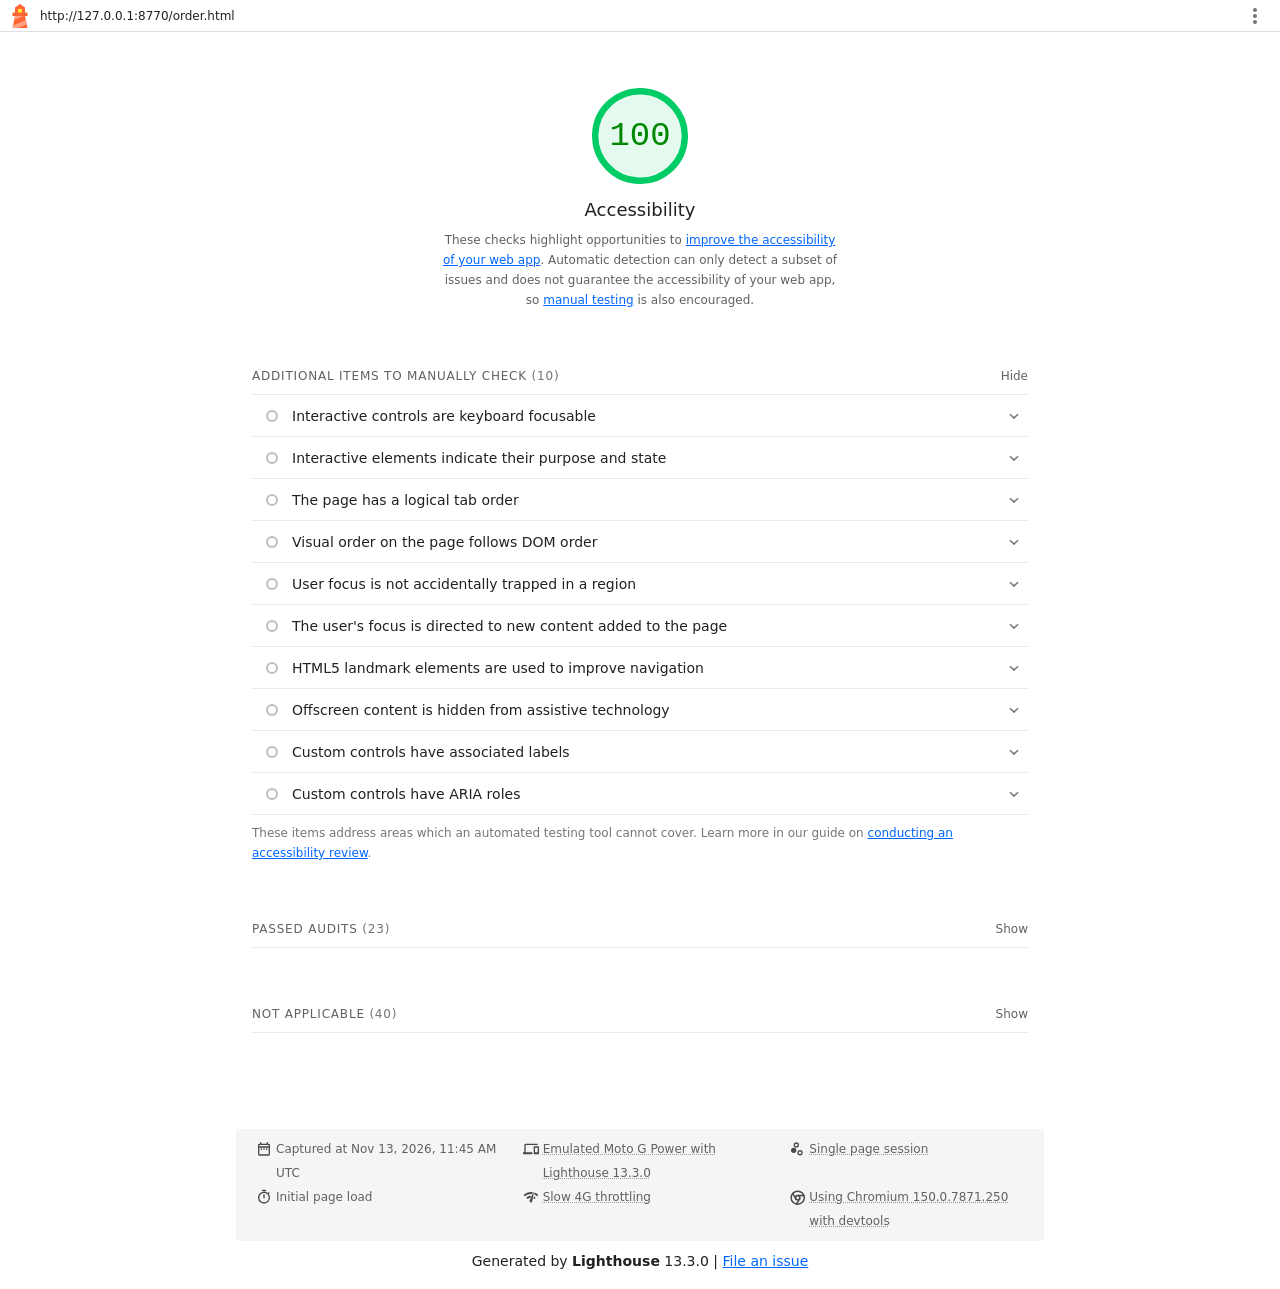
<file: lighthouse/accessibility-order.html>
<!--
@license
Copyright 2018 Google LLC
SPDX-License-Identifier: Apache-2.0
-->
<!doctype html>
<html lang="en">
<head>
  <meta charset="utf-8">
  <meta name="viewport" content="width=device-width, initial-scale=1, minimum-scale=1">
  <link rel="icon" href='data:image/svg+xml;utf8,<svg fill="none" xmlns="http://www.w3.org/2000/svg" viewBox="0 0 48 48"><path d="m14 7 10-7 10 7v10h5v7h-5l5 24H9l5-24H9v-7h5V7Z" fill="%23F63"/><path d="M31.561 24H14l-1.689 8.105L31.561 24ZM18.983 48H9l1.022-4.907L35.723 32.27l1.663 7.98L18.983 48Z" fill="%23FFA385"/><path fill="%23FF3" d="M20.5 10h7v7h-7z"/></svg>'>
  <title>Lighthouse Report</title>
  <style>body {margin: 0}</style>
</head>
<body>
  <noscript>Lighthouse report requires JavaScript. Please enable.</noscript>

  <div id="lh-log"></div>

  <script>window.__LIGHTHOUSE_JSON__ = {"lighthouseVersion":"13.3.0","requestedUrl":"http://127.0.0.1:8770/order.html","mainDocumentUrl":"http://127.0.0.1:8770/order.html","finalDisplayedUrl":"http://127.0.0.1:8770/order.html","finalUrl":"http://127.0.0.1:8770/order.html","fetchTime":"2026-11-13T11:45:39.608Z","gatherMode":"navigation","runWarnings":[],"userAgent":"Mozilla/5.0 (Macintosh; Intel Mac OS X 10_15_7) AppleWebKit/537.36 (KHTML, like Gecko) Code/1.144.1 Chrome/150.0.7871.250 Electron/43.8.3 Safari/537.36","environment":{"networkUserAgent":"Mozilla/5.0 (Linux; Android 11; moto g power (2022)) AppleWebKit/537.36 (KHTML, like Gecko) Chrome/150.0.0.0 Mobile Safari/537.36","hostUserAgent":"Mozilla/5.0 (Macintosh; Intel Mac OS X 10_15_7) AppleWebKit/537.36 (KHTML, like Gecko) Code/1.144.1 Chrome/150.0.7871.250 Electron/43.8.3 Safari/537.36","benchmarkIndex":2189.5,"credits":{"axe-core":"4.11.4"}},"audits":{"accesskeys":{"id":"accesskeys","title":"`[accesskey]` values are unique","description":"Access keys let users quickly focus a part of the page. For proper navigation, each access key must be unique. [Learn more about access keys](https://dequeuniversity.com/rules/axe/4.11/accesskeys).","score":null,"scoreDisplayMode":"notApplicable"},"aria-allowed-attr":{"id":"aria-allowed-attr","title":"`[aria-*]` attributes match their roles","description":"Each ARIA `role` supports a specific subset of `aria-*` attributes. Mismatching these invalidates the `aria-*` attributes. [Learn how to match ARIA attributes to their roles](https://dequeuniversity.com/rules/axe/4.11/aria-allowed-attr).","score":1,"scoreDisplayMode":"binary","details":{"type":"table","headings":[{"key":"node","valueType":"node","subItemsHeading":{"key":"relatedNode","valueType":"node"},"label":"Failing Elements"}],"items":[]}},"aria-allowed-role":{"id":"aria-allowed-role","title":"Uses ARIA roles only on compatible elements","description":"Many HTML elements can only be assigned certain ARIA roles. Using ARIA roles where they are not allowed can interfere with the accessibility of the web page. [Learn more about ARIA roles](https://dequeuniversity.com/rules/axe/4.11/aria-allowed-role).","score":null,"scoreDisplayMode":"notApplicable"},"aria-command-name":{"id":"aria-command-name","title":"`button`, `link`, and `menuitem` elements have accessible names","description":"When an element doesn't have an accessible name, screen readers announce it with a generic name, making it unusable for users who rely on screen readers. [Learn how to make command elements more accessible](https://dequeuniversity.com/rules/axe/4.11/aria-command-name).","score":null,"scoreDisplayMode":"notApplicable"},"aria-conditional-attr":{"id":"aria-conditional-attr","title":"ARIA attributes are used as specified for the element's role","description":"Some ARIA attributes are only allowed on an element under certain conditions. [Learn more about conditional ARIA attributes](https://dequeuniversity.com/rules/axe/4.11/aria-conditional-attr).","score":1,"scoreDisplayMode":"binary","details":{"type":"table","headings":[{"key":"node","valueType":"node","subItemsHeading":{"key":"relatedNode","valueType":"node"},"label":"Failing Elements"}],"items":[]}},"aria-deprecated-role":{"id":"aria-deprecated-role","title":"Deprecated ARIA roles were not used","description":"Deprecated ARIA roles may not be processed correctly by assistive technology. [Learn more about deprecated ARIA roles](https://dequeuniversity.com/rules/axe/4.11/aria-deprecated-role).","score":null,"scoreDisplayMode":"notApplicable"},"aria-dialog-name":{"id":"aria-dialog-name","title":"Elements with `role=\"dialog\"` or `role=\"alertdialog\"` have accessible names.","description":"ARIA dialog elements without accessible names may prevent screen readers users from discerning the purpose of these elements. [Learn how to make ARIA dialog elements more accessible](https://dequeuniversity.com/rules/axe/4.11/aria-dialog-name).","score":null,"scoreDisplayMode":"notApplicable"},"aria-hidden-body":{"id":"aria-hidden-body","title":"`[aria-hidden=\"true\"]` is not present on the document `\u003cbody>`","description":"Assistive technologies, like screen readers, work inconsistently when `aria-hidden=\"true\"` is set on the document `\u003cbody>`. [Learn how `aria-hidden` affects the document body](https://dequeuniversity.com/rules/axe/4.11/aria-hidden-body).","score":1,"scoreDisplayMode":"binary","details":{"type":"table","headings":[{"key":"node","valueType":"node","subItemsHeading":{"key":"relatedNode","valueType":"node"},"label":"Failing Elements"}],"items":[]}},"aria-hidden-focus":{"id":"aria-hidden-focus","title":"`[aria-hidden=\"true\"]` elements do not contain focusable descendents","description":"Focusable descendents within an `[aria-hidden=\"true\"]` element prevent those interactive elements from being available to users of assistive technologies like screen readers. [Learn how `aria-hidden` affects focusable elements](https://dequeuniversity.com/rules/axe/4.11/aria-hidden-focus).","score":null,"scoreDisplayMode":"notApplicable"},"aria-input-field-name":{"id":"aria-input-field-name","title":"ARIA input fields have accessible names","description":"When an input field doesn't have an accessible name, screen readers announce it with a generic name, making it unusable for users who rely on screen readers. [Learn more about input field labels](https://dequeuniversity.com/rules/axe/4.11/aria-input-field-name).","score":null,"scoreDisplayMode":"notApplicable"},"aria-meter-name":{"id":"aria-meter-name","title":"ARIA `meter` elements have accessible names","description":"When a meter element doesn't have an accessible name, screen readers announce it with a generic name, making it unusable for users who rely on screen readers. [Learn how to name `meter` elements](https://dequeuniversity.com/rules/axe/4.11/aria-meter-name).","score":null,"scoreDisplayMode":"notApplicable"},"aria-progressbar-name":{"id":"aria-progressbar-name","title":"ARIA `progressbar` elements have accessible names","description":"When a `progressbar` element doesn't have an accessible name, screen readers announce it with a generic name, making it unusable for users who rely on screen readers. [Learn how to label `progressbar` elements](https://dequeuniversity.com/rules/axe/4.11/aria-progressbar-name).","score":null,"scoreDisplayMode":"notApplicable"},"aria-prohibited-attr":{"id":"aria-prohibited-attr","title":"Elements use only permitted ARIA attributes","description":"Using ARIA attributes in roles where they are prohibited can mean that important information is not communicated to users of assistive technologies. [Learn more about prohibited ARIA roles](https://dequeuniversity.com/rules/axe/4.11/aria-prohibited-attr).","score":1,"scoreDisplayMode":"binary","details":{"type":"table","headings":[{"key":"node","valueType":"node","subItemsHeading":{"key":"relatedNode","valueType":"node"},"label":"Failing Elements"}],"items":[]}},"aria-required-attr":{"id":"aria-required-attr","title":"`[role]`s have all required `[aria-*]` attributes","description":"Some ARIA roles have required attributes that describe the state of the element to screen readers. [Learn more about roles and required attributes](https://dequeuniversity.com/rules/axe/4.11/aria-required-attr).","score":null,"scoreDisplayMode":"notApplicable"},"aria-required-children":{"id":"aria-required-children","title":"Elements with an ARIA `[role]` that require children to contain a specific `[role]` have all required children.","description":"Some ARIA parent roles must contain specific child roles to perform their intended accessibility functions. [Learn more about roles and required children elements](https://dequeuniversity.com/rules/axe/4.11/aria-required-children).","score":null,"scoreDisplayMode":"notApplicable"},"aria-required-parent":{"id":"aria-required-parent","title":"`[role]`s are contained by their required parent element","description":"Some ARIA child roles must be contained by specific parent roles to properly perform their intended accessibility functions. [Learn more about ARIA roles and required parent element](https://dequeuniversity.com/rules/axe/4.11/aria-required-parent).","score":null,"scoreDisplayMode":"notApplicable"},"aria-roles":{"id":"aria-roles","title":"`[role]` values are valid","description":"ARIA roles must have valid values in order to perform their intended accessibility functions. [Learn more about valid ARIA roles](https://dequeuniversity.com/rules/axe/4.11/aria-roles).","score":null,"scoreDisplayMode":"notApplicable"},"aria-text":{"id":"aria-text","title":"Elements with the `role=text` attribute do not have focusable descendents.","description":"Adding `role=text` around a text node split by markup enables VoiceOver to treat it as one phrase, but the element's focusable descendents will not be announced. [Learn more about the `role=text` attribute](https://dequeuniversity.com/rules/axe/4.11/aria-text).","score":null,"scoreDisplayMode":"notApplicable"},"aria-toggle-field-name":{"id":"aria-toggle-field-name","title":"ARIA toggle fields have accessible names","description":"When a toggle field doesn't have an accessible name, screen readers announce it with a generic name, making it unusable for users who rely on screen readers. [Learn more about toggle fields](https://dequeuniversity.com/rules/axe/4.11/aria-toggle-field-name).","score":null,"scoreDisplayMode":"notApplicable"},"aria-tooltip-name":{"id":"aria-tooltip-name","title":"ARIA `tooltip` elements have accessible names","description":"When a tooltip element doesn't have an accessible name, screen readers announce it with a generic name, making it unusable for users who rely on screen readers. [Learn how to name `tooltip` elements](https://dequeuniversity.com/rules/axe/4.11/aria-tooltip-name).","score":null,"scoreDisplayMode":"notApplicable"},"aria-treeitem-name":{"id":"aria-treeitem-name","title":"ARIA `treeitem` elements have accessible names","description":"When a `treeitem` element doesn't have an accessible name, screen readers announce it with a generic name, making it unusable for users who rely on screen readers. [Learn more about labeling `treeitem` elements](https://dequeuniversity.com/rules/axe/4.11/aria-treeitem-name).","score":null,"scoreDisplayMode":"notApplicable"},"aria-valid-attr-value":{"id":"aria-valid-attr-value","title":"`[aria-*]` attributes have valid values","description":"Assistive technologies, like screen readers, can't interpret ARIA attributes with invalid values. [Learn more about valid values for ARIA attributes](https://dequeuniversity.com/rules/axe/4.11/aria-valid-attr-value).","score":1,"scoreDisplayMode":"binary","details":{"type":"table","headings":[{"key":"node","valueType":"node","subItemsHeading":{"key":"relatedNode","valueType":"node"},"label":"Failing Elements"}],"items":[]}},"aria-valid-attr":{"id":"aria-valid-attr","title":"`[aria-*]` attributes are valid and not misspelled","description":"Assistive technologies, like screen readers, can't interpret ARIA attributes with invalid names. [Learn more about valid ARIA attributes](https://dequeuniversity.com/rules/axe/4.11/aria-valid-attr).","score":1,"scoreDisplayMode":"binary","details":{"type":"table","headings":[{"key":"node","valueType":"node","subItemsHeading":{"key":"relatedNode","valueType":"node"},"label":"Failing Elements"}],"items":[]}},"button-name":{"id":"button-name","title":"Buttons have an accessible name","description":"When a button doesn't have an accessible name, screen readers announce it as \"button\", making it unusable for users who rely on screen readers. [Learn how to make buttons more accessible](https://dequeuniversity.com/rules/axe/4.11/button-name).","score":1,"scoreDisplayMode":"binary","details":{"type":"table","headings":[{"key":"node","valueType":"node","subItemsHeading":{"key":"relatedNode","valueType":"node"},"label":"Failing Elements"}],"items":[]}},"bypass":{"id":"bypass","title":"The page contains a heading, skip link, or landmark region","description":"Adding ways to bypass repetitive content lets keyboard users navigate the page more efficiently. [Learn more about bypass blocks](https://dequeuniversity.com/rules/axe/4.11/bypass).","score":null,"scoreDisplayMode":"notApplicable"},"color-contrast":{"id":"color-contrast","title":"Background and foreground colors have a sufficient contrast ratio","description":"Low-contrast text is difficult or impossible for many users to read. [Learn how to provide sufficient color contrast](https://dequeuniversity.com/rules/axe/4.11/color-contrast).","score":1,"scoreDisplayMode":"binary","details":{"type":"table","headings":[{"key":"node","valueType":"node","subItemsHeading":{"key":"relatedNode","valueType":"node"},"label":"Failing Elements"}],"items":[]}},"definition-list":{"id":"definition-list","title":"`\u003cdl>`'s contain only properly-ordered `\u003cdt>` and `\u003cdd>` groups, `\u003cscript>`, `\u003ctemplate>` or `\u003cdiv>` elements.","description":"When definition lists are not properly marked up, screen readers may produce confusing or inaccurate output. [Learn how to structure definition lists correctly](https://dequeuniversity.com/rules/axe/4.11/definition-list).","score":null,"scoreDisplayMode":"notApplicable"},"dlitem":{"id":"dlitem","title":"Definition list items are wrapped in `\u003cdl>` elements","description":"Definition list items (`\u003cdt>` and `\u003cdd>`) must be wrapped in a parent `\u003cdl>` element to ensure that screen readers can properly announce them. [Learn how to structure definition lists correctly](https://dequeuniversity.com/rules/axe/4.11/dlitem).","score":null,"scoreDisplayMode":"notApplicable"},"document-title":{"id":"document-title","title":"Document has a `\u003ctitle>` element","description":"The title gives screen reader users an overview of the page, and search engine users rely on it heavily to determine if a page is relevant to their search. [Learn more about document titles](https://dequeuniversity.com/rules/axe/4.11/document-title).","score":1,"scoreDisplayMode":"binary","details":{"type":"table","headings":[{"key":"node","valueType":"node","subItemsHeading":{"key":"relatedNode","valueType":"node"},"label":"Failing Elements"}],"items":[]}},"duplicate-id-aria":{"id":"duplicate-id-aria","title":"ARIA IDs are unique","description":"The value of an ARIA ID must be unique to prevent other instances from being overlooked by assistive technologies. [Learn how to fix duplicate ARIA IDs](https://dequeuniversity.com/rules/axe/4.11/duplicate-id-aria).","score":null,"scoreDisplayMode":"notApplicable"},"empty-heading":{"id":"empty-heading","title":"All heading elements contain content.","description":"A heading with no content or inaccessible text prevent screen reader users from accessing information on the page's structure. [Learn more about headings](https://dequeuniversity.com/rules/axe/4.11/empty-heading).","score":null,"scoreDisplayMode":"notApplicable"},"form-field-multiple-labels":{"id":"form-field-multiple-labels","title":"No form fields have multiple labels","description":"Form fields with multiple labels can be confusingly announced by assistive technologies like screen readers which use either the first, the last, or all of the labels. [Learn how to use form labels](https://dequeuniversity.com/rules/axe/4.11/form-field-multiple-labels).","score":null,"scoreDisplayMode":"notApplicable"},"frame-title":{"id":"frame-title","title":"`\u003cframe>` or `\u003ciframe>` elements have a title","description":"Screen reader users rely on frame titles to describe the contents of frames. [Learn more about frame titles](https://dequeuniversity.com/rules/axe/4.11/frame-title).","score":null,"scoreDisplayMode":"notApplicable"},"heading-order":{"id":"heading-order","title":"Heading elements appear in a sequentially-descending order","description":"Properly ordered headings that do not skip levels convey the semantic structure of the page, making it easier to navigate and understand when using assistive technologies. [Learn more about heading order](https://dequeuniversity.com/rules/axe/4.11/heading-order).","score":1,"scoreDisplayMode":"binary","details":{"type":"table","headings":[{"key":"node","valueType":"node","subItemsHeading":{"key":"relatedNode","valueType":"node"},"label":"Failing Elements"}],"items":[]}},"html-has-lang":{"id":"html-has-lang","title":"`\u003chtml>` element has a `[lang]` attribute","description":"If a page doesn't specify a `lang` attribute, a screen reader assumes that the page is in the default language that the user chose when setting up the screen reader. If the page isn't actually in the default language, then the screen reader might not announce the page's text correctly. [Learn more about the `lang` attribute](https://dequeuniversity.com/rules/axe/4.11/html-has-lang).","score":1,"scoreDisplayMode":"binary","details":{"type":"table","headings":[{"key":"node","valueType":"node","subItemsHeading":{"key":"relatedNode","valueType":"node"},"label":"Failing Elements"}],"items":[]}},"html-lang-valid":{"id":"html-lang-valid","title":"`\u003chtml>` element has a valid value for its `[lang]` attribute","description":"Specifying a valid [BCP 47 language](https://www.w3.org/International/questions/qa-choosing-language-tags#question) helps screen readers announce text properly. [Learn how to use the `lang` attribute](https://dequeuniversity.com/rules/axe/4.11/html-lang-valid).","score":1,"scoreDisplayMode":"binary","details":{"type":"table","headings":[{"key":"node","valueType":"node","subItemsHeading":{"key":"relatedNode","valueType":"node"},"label":"Failing Elements"}],"items":[]}},"html-xml-lang-mismatch":{"id":"html-xml-lang-mismatch","title":"`\u003chtml>` element has an `[xml:lang]` attribute with the same base language as the `[lang]` attribute.","description":"If the webpage does not specify a consistent language, then the screen reader might not announce the page's text correctly. [Learn more about the `lang` attribute](https://dequeuniversity.com/rules/axe/4.11/html-xml-lang-mismatch).","score":null,"scoreDisplayMode":"notApplicable"},"identical-links-same-purpose":{"id":"identical-links-same-purpose","title":"Identical links have the same purpose.","description":"Links with the same destination should have the same description, to help users understand the link's purpose and decide whether to follow it. [Learn more about identical links](https://dequeuniversity.com/rules/axe/4.11/identical-links-same-purpose).","score":null,"scoreDisplayMode":"notApplicable"},"image-alt":{"id":"image-alt","title":"Image elements have `[alt]` attributes","description":"Informative elements should aim for short, descriptive alternate text. Decorative elements can be ignored with an empty alt attribute. [Learn more about the `alt` attribute](https://dequeuniversity.com/rules/axe/4.11/image-alt).","score":null,"scoreDisplayMode":"notApplicable"},"image-redundant-alt":{"id":"image-redundant-alt","title":"Image elements do not have `[alt]` attributes that are redundant text.","description":"Informative elements should aim for short, descriptive alternative text. Alternative text that is exactly the same as the text adjacent to the link or image is potentially confusing for screen reader users, because the text will be read twice. [Learn more about the `alt` attribute](https://dequeuniversity.com/rules/axe/4.11/image-redundant-alt).","score":null,"scoreDisplayMode":"notApplicable"},"input-button-name":{"id":"input-button-name","title":"Input buttons have discernible text.","description":"Adding discernable and accessible text to input buttons may help screen reader users understand the purpose of the input button. [Learn more about input buttons](https://dequeuniversity.com/rules/axe/4.11/input-button-name).","score":null,"scoreDisplayMode":"notApplicable"},"input-image-alt":{"id":"input-image-alt","title":"`\u003cinput type=\"image\">` elements have `[alt]` text","description":"When an image is being used as an `\u003cinput>` button, providing alternative text can help screen reader users understand the purpose of the button. [Learn about input image alt text](https://dequeuniversity.com/rules/axe/4.11/input-image-alt).","score":null,"scoreDisplayMode":"notApplicable"},"label-content-name-mismatch":{"id":"label-content-name-mismatch","title":"Elements with visible text labels have matching accessible names.","description":"Visible text labels that do not match the accessible name can result in a confusing experience for screen reader users. [Learn more about accessible names](https://dequeuniversity.com/rules/axe/4.11/label-content-name-mismatch).","score":null,"scoreDisplayMode":"notApplicable"},"label":{"id":"label","title":"Form elements have associated labels","description":"Labels ensure that form controls are announced properly by assistive technologies, like screen readers. [Learn more about form element labels](https://dequeuniversity.com/rules/axe/4.11/label).","score":1,"scoreDisplayMode":"binary","details":{"type":"table","headings":[{"key":"node","valueType":"node","subItemsHeading":{"key":"relatedNode","valueType":"node"},"label":"Failing Elements"}],"items":[]}},"landmark-one-main":{"id":"landmark-one-main","title":"Document has a main landmark.","description":"One main landmark helps screen reader users navigate a web page. [Learn more about landmarks](https://dequeuniversity.com/rules/axe/4.11/landmark-one-main).","score":1,"scoreDisplayMode":"binary","details":{"type":"table","headings":[{"key":"node","valueType":"node","subItemsHeading":{"key":"relatedNode","valueType":"node"},"label":"Failing Elements"}],"items":[]}},"link-name":{"id":"link-name","title":"Links have a discernible name","description":"Link text (and alternate text for images, when used as links) that is discernible, unique, and focusable improves the navigation experience for screen reader users. [Learn how to make links accessible](https://dequeuniversity.com/rules/axe/4.11/link-name).","score":1,"scoreDisplayMode":"binary","details":{"type":"table","headings":[{"key":"node","valueType":"node","subItemsHeading":{"key":"relatedNode","valueType":"node"},"label":"Failing Elements"}],"items":[]}},"link-in-text-block":{"id":"link-in-text-block","title":"Links are distinguishable without relying on color.","description":"Low-contrast text is difficult or impossible for many users to read. Link text that is discernible improves the experience for users with low vision. [Learn how to make links distinguishable](https://dequeuniversity.com/rules/axe/4.11/link-in-text-block).","score":null,"scoreDisplayMode":"notApplicable"},"list":{"id":"list","title":"Lists contain only `\u003cli>` elements and script supporting elements (`\u003cscript>` and `\u003ctemplate>`).","description":"Screen readers have a specific way of announcing lists. Ensuring proper list structure aids screen reader output. [Learn more about proper list structure](https://dequeuniversity.com/rules/axe/4.11/list).","score":1,"scoreDisplayMode":"binary","details":{"type":"table","headings":[{"key":"node","valueType":"node","subItemsHeading":{"key":"relatedNode","valueType":"node"},"label":"Failing Elements"}],"items":[]}},"listitem":{"id":"listitem","title":"List items (`\u003cli>`) are contained within `\u003cul>`, `\u003col>` or `\u003cmenu>` parent elements","description":"Screen readers require list items (`\u003cli>`) to be contained within a parent `\u003cul>`, `\u003col>` or `\u003cmenu>` to be announced properly. [Learn more about proper list structure](https://dequeuniversity.com/rules/axe/4.11/listitem).","score":1,"scoreDisplayMode":"binary","details":{"type":"table","headings":[{"key":"node","valueType":"node","subItemsHeading":{"key":"relatedNode","valueType":"node"},"label":"Failing Elements"}],"items":[]}},"meta-refresh":{"id":"meta-refresh","title":"The document does not use `\u003cmeta http-equiv=\"refresh\">`","description":"Users do not expect a page to refresh automatically, and doing so will move focus back to the top of the page. This may create a frustrating or confusing experience. [Learn more about the refresh meta tag](https://dequeuniversity.com/rules/axe/4.11/meta-refresh).","score":null,"scoreDisplayMode":"notApplicable"},"meta-viewport":{"id":"meta-viewport","title":"`[user-scalable=\"no\"]` is not used in the `\u003cmeta name=\"viewport\">` element and the `[maximum-scale]` attribute is not less than 5.","description":"Disabling zooming is problematic for users with low vision who rely on screen magnification to properly see the contents of a web page. [Learn more about the viewport meta tag](https://dequeuniversity.com/rules/axe/4.11/meta-viewport).","score":1,"scoreDisplayMode":"binary","details":{"type":"table","headings":[{"key":"node","valueType":"node","subItemsHeading":{"key":"relatedNode","valueType":"node"},"label":"Failing Elements"}],"items":[]}},"object-alt":{"id":"object-alt","title":"`\u003cobject>` elements have alternate text","description":"Screen readers cannot translate non-text content. Adding alternate text to `\u003cobject>` elements helps screen readers convey meaning to users. [Learn more about alt text for `object` elements](https://dequeuniversity.com/rules/axe/4.11/object-alt).","score":null,"scoreDisplayMode":"notApplicable"},"select-name":{"id":"select-name","title":"Select elements have associated label elements.","description":"Form elements without effective labels can create frustrating experiences for screen reader users. [Learn more about the `select` element](https://dequeuniversity.com/rules/axe/4.11/select-name).","score":1,"scoreDisplayMode":"binary","details":{"type":"table","headings":[{"key":"node","valueType":"node","subItemsHeading":{"key":"relatedNode","valueType":"node"},"label":"Failing Elements"}],"items":[]}},"skip-link":{"id":"skip-link","title":"Skip links are focusable.","description":"Including a skip link can help users skip to the main content to save time. [Learn more about skip links](https://dequeuniversity.com/rules/axe/4.11/skip-link).","score":1,"scoreDisplayMode":"binary","details":{"type":"table","headings":[{"key":"node","valueType":"node","subItemsHeading":{"key":"relatedNode","valueType":"node"},"label":"Failing Elements"}],"items":[]}},"tabindex":{"id":"tabindex","title":"No element has a `[tabindex]` value greater than 0","description":"A value greater than 0 implies an explicit navigation ordering. Although technically valid, this often creates frustrating experiences for users who rely on assistive technologies. [Learn more about the `tabindex` attribute](https://dequeuniversity.com/rules/axe/4.11/tabindex).","score":1,"scoreDisplayMode":"binary","details":{"type":"table","headings":[{"key":"node","valueType":"node","subItemsHeading":{"key":"relatedNode","valueType":"node"},"label":"Failing Elements"}],"items":[]}},"table-duplicate-name":{"id":"table-duplicate-name","title":"Tables have different content in the summary attribute and `\u003ccaption>`.","description":"The summary attribute should describe the table structure, while `\u003ccaption>` should have the onscreen title. Accurate table mark-up helps users of screen readers. [Learn more about summary and caption](https://dequeuniversity.com/rules/axe/4.11/table-duplicate-name).","score":null,"scoreDisplayMode":"notApplicable"},"table-fake-caption":{"id":"table-fake-caption","title":"Tables use `\u003ccaption>` instead of cells with the `[colspan]` attribute to indicate a caption.","description":"Screen readers have features to make navigating tables easier. Ensuring that tables use the actual caption element instead of cells with the `[colspan]` attribute may improve the experience for screen reader users. [Learn more about captions](https://dequeuniversity.com/rules/axe/4.11/table-fake-caption).","score":null,"scoreDisplayMode":"notApplicable"},"target-size":{"id":"target-size","title":"Touch targets have sufficient size and spacing.","description":"Touch targets with sufficient size and spacing help users who may have difficulty targeting small controls to activate the targets. [Learn more about touch targets](https://dequeuniversity.com/rules/axe/4.11/target-size).","score":1,"scoreDisplayMode":"binary","details":{"type":"table","headings":[{"key":"node","valueType":"node","subItemsHeading":{"key":"relatedNode","valueType":"node"},"label":"Failing Elements"}],"items":[]}},"td-has-header":{"id":"td-has-header","title":"`\u003ctd>` elements in a large `\u003ctable>` have one or more table headers.","description":"Screen readers have features to make navigating tables easier. Ensuring that `\u003ctd>` elements in a large table (3 or more cells in width and height) have an associated table header may improve the experience for screen reader users. [Learn more about table headers](https://dequeuniversity.com/rules/axe/4.11/td-has-header).","score":null,"scoreDisplayMode":"notApplicable"},"td-headers-attr":{"id":"td-headers-attr","title":"Cells in a `\u003ctable>` element that use the `[headers]` attribute refer to table cells within the same table.","description":"Screen readers have features to make navigating tables easier. Ensuring `\u003ctd>` cells using the `[headers]` attribute only refer to other cells in the same table may improve the experience for screen reader users. [Learn more about the `headers` attribute](https://dequeuniversity.com/rules/axe/4.11/td-headers-attr).","score":null,"scoreDisplayMode":"notApplicable"},"th-has-data-cells":{"id":"th-has-data-cells","title":"`\u003cth>` elements and elements with `[role=\"columnheader\"/\"rowheader\"]` have data cells they describe.","description":"Screen readers have features to make navigating tables easier. Ensuring table headers always refer to some set of cells may improve the experience for screen reader users. [Learn more about table headers](https://dequeuniversity.com/rules/axe/4.11/th-has-data-cells).","score":null,"scoreDisplayMode":"notApplicable"},"valid-lang":{"id":"valid-lang","title":"`[lang]` attributes have a valid value","description":"Specifying a valid [BCP 47 language](https://www.w3.org/International/questions/qa-choosing-language-tags#question) on elements helps ensure that text is pronounced correctly by a screen reader. [Learn how to use the `lang` attribute](https://dequeuniversity.com/rules/axe/4.11/valid-lang).","score":null,"scoreDisplayMode":"notApplicable"},"video-caption":{"id":"video-caption","title":"`\u003cvideo>` elements contain a `\u003ctrack>` element with `[kind=\"captions\"]`","description":"When a video provides a caption it is easier for deaf and hearing impaired users to access its information. [Learn more about video captions](https://dequeuniversity.com/rules/axe/4.11/video-caption).","score":null,"scoreDisplayMode":"notApplicable"},"custom-controls-labels":{"id":"custom-controls-labels","title":"Custom controls have associated labels","description":"Custom interactive controls have associated labels, provided by aria-label or aria-labelledby. [Learn more about custom controls and labels](https://developer.chrome.com/docs/lighthouse/accessibility/custom-controls-labels/).","score":null,"scoreDisplayMode":"manual"},"custom-controls-roles":{"id":"custom-controls-roles","title":"Custom controls have ARIA roles","description":"Custom interactive controls have appropriate ARIA roles. [Learn how to add roles to custom controls](https://developer.chrome.com/docs/lighthouse/accessibility/custom-control-roles/).","score":null,"scoreDisplayMode":"manual"},"focus-traps":{"id":"focus-traps","title":"User focus is not accidentally trapped in a region","description":"A user can tab into and out of any control or region without accidentally trapping their focus. [Learn how to avoid focus traps](https://developer.chrome.com/docs/lighthouse/accessibility/focus-traps/).","score":null,"scoreDisplayMode":"manual"},"focusable-controls":{"id":"focusable-controls","title":"Interactive controls are keyboard focusable","description":"Custom interactive controls are keyboard focusable and display a focus indicator. [Learn how to make custom controls focusable](https://developer.chrome.com/docs/lighthouse/accessibility/focusable-controls/).","score":null,"scoreDisplayMode":"manual"},"interactive-element-affordance":{"id":"interactive-element-affordance","title":"Interactive elements indicate their purpose and state","description":"Interactive elements, such as links and buttons, should indicate their state and be distinguishable from non-interactive elements. [Learn how to decorate interactive elements with affordance hints](https://developer.chrome.com/docs/lighthouse/accessibility/interactive-element-affordance/).","score":null,"scoreDisplayMode":"manual"},"logical-tab-order":{"id":"logical-tab-order","title":"The page has a logical tab order","description":"Tabbing through the page follows the visual layout. Users cannot focus elements that are offscreen. [Learn more about logical tab ordering](https://developer.chrome.com/docs/lighthouse/accessibility/logical-tab-order/).","score":null,"scoreDisplayMode":"manual"},"managed-focus":{"id":"managed-focus","title":"The user's focus is directed to new content added to the page","description":"If new content, such as a dialog, is added to the page, the user's focus is directed to it. [Learn how to direct focus to new content](https://developer.chrome.com/docs/lighthouse/accessibility/managed-focus/).","score":null,"scoreDisplayMode":"manual"},"offscreen-content-hidden":{"id":"offscreen-content-hidden","title":"Offscreen content is hidden from assistive technology","description":"Offscreen content is hidden with display: none or aria-hidden=true. [Learn how to properly hide offscreen content](https://developer.chrome.com/docs/lighthouse/accessibility/offscreen-content-hidden/).","score":null,"scoreDisplayMode":"manual"},"use-landmarks":{"id":"use-landmarks","title":"HTML5 landmark elements are used to improve navigation","description":"Landmark elements (`\u003cmain>`, `\u003cnav>`, etc.) are used to improve the keyboard navigation of the page for assistive technology. [Learn more about landmark elements](https://developer.chrome.com/docs/lighthouse/accessibility/use-landmarks/).","score":null,"scoreDisplayMode":"manual"},"visual-order-follows-dom":{"id":"visual-order-follows-dom","title":"Visual order on the page follows DOM order","description":"DOM order matches the visual order, improving navigation for assistive technology. [Learn more about DOM and visual ordering](https://developer.chrome.com/docs/lighthouse/accessibility/visual-order-follows-dom/).","score":null,"scoreDisplayMode":"manual"},"autocomplete-valid":{"id":"autocomplete-valid","title":"`autocomplete` attributes are used correctly","description":"The `autocomplete` attribute values must be valid and correctly applied for screen readers to function correctly. [Learn more about valid autocomplete values](https://dequeuniversity.com/rules/axe/4.11/autocomplete-valid).","score":1,"scoreDisplayMode":"binary","details":{"type":"table","headings":[{"key":"node","valueType":"node","subItemsHeading":{"key":"relatedNode","valueType":"node"},"label":"Failing Elements"}],"items":[]}},"presentation-role-conflict":{"id":"presentation-role-conflict","title":"Elements with `role=\"none\"` or `role=\"presentation\"` do not have conflicts","description":"There are certain cases where the semantic role of an element with `role=\"none\"` or `role=\"presentation\"` does not resolve to none or presentation. To ensure the element remains removed from the accessibility tree, you should not add any global ARIA attributes to the element or make it focusable. [Learn more about presentation role conflict](https://dequeuniversity.com/rules/axe/4.11/presentation-role-conflict).","score":null,"scoreDisplayMode":"notApplicable"},"svg-img-alt":{"id":"svg-img-alt","title":"SVG elements with an `img` role have an accessible text alternative","description":"Ensures SVG elements with an `img`, `graphics-document` or `graphics-symbol` role have an accessible text alternative. [Learn more about SVG alt text](https://dequeuniversity.com/rules/axe/4.11/svg-img-alt).","score":null,"scoreDisplayMode":"notApplicable"}},"configSettings":{"output":"json","maxWaitForFcp":30000,"maxWaitForLoad":45000,"pauseAfterFcpMs":1000,"pauseAfterLoadMs":1000,"networkQuietThresholdMs":1000,"cpuQuietThresholdMs":1000,"formFactor":"mobile","throttling":{"rttMs":150,"throughputKbps":1638.4,"requestLatencyMs":562.5,"downloadThroughputKbps":1474.5600000000002,"uploadThroughputKbps":675,"cpuSlowdownMultiplier":4},"throttlingMethod":"simulate","screenEmulation":{"mobile":true,"width":412,"height":823,"deviceScaleFactor":1.75,"disabled":true},"emulatedUserAgent":"Mozilla/5.0 (Linux; Android 11; moto g power (2022)) AppleWebKit/537.36 (KHTML, like Gecko) Chrome/136.0.0.0 Mobile Safari/537.36","auditMode":false,"gatherMode":false,"clearStorageTypes":["file_systems","shader_cache","service_workers","cache_storage"],"disableStorageReset":false,"debugNavigation":false,"channel":"devtools","usePassiveGathering":false,"disableFullPageScreenshot":false,"skipAboutBlank":false,"blankPage":"about:blank","ignoreStatusCode":true,"locale":"en-US","blockedUrlPatterns":null,"additionalTraceCategories":"","extraHeaders":null,"precomputedLanternData":null,"onlyAudits":null,"onlyCategories":["accessibility"],"skipAudits":null},"categories":{"accessibility":{"title":"Accessibility","description":"These checks highlight opportunities to [improve the accessibility of your web app](https://developer.chrome.com/docs/lighthouse/accessibility/). Automatic detection can only detect a subset of issues and does not guarantee the accessibility of your web app, so [manual testing](https://web.dev/articles/how-to-review) is also encouraged.","manualDescription":"These items address areas which an automated testing tool cannot cover. Learn more in our guide on [conducting an accessibility review](https://web.dev/articles/how-to-review).","supportedModes":["navigation","snapshot"],"auditRefs":[{"id":"accesskeys","weight":0,"group":"a11y-navigation"},{"id":"aria-allowed-attr","weight":10,"group":"a11y-aria"},{"id":"aria-command-name","weight":0,"group":"a11y-aria"},{"id":"aria-conditional-attr","weight":7,"group":"a11y-aria"},{"id":"aria-deprecated-role","weight":0,"group":"a11y-aria"},{"id":"aria-dialog-name","weight":0,"group":"a11y-aria"},{"id":"aria-hidden-body","weight":10,"group":"a11y-aria"},{"id":"aria-hidden-focus","weight":0,"group":"a11y-aria"},{"id":"aria-input-field-name","weight":0,"group":"a11y-aria"},{"id":"aria-meter-name","weight":0,"group":"a11y-aria"},{"id":"aria-progressbar-name","weight":0,"group":"a11y-aria"},{"id":"aria-prohibited-attr","weight":7,"group":"a11y-aria"},{"id":"aria-required-attr","weight":0,"group":"a11y-aria"},{"id":"aria-required-children","weight":0,"group":"a11y-aria"},{"id":"aria-required-parent","weight":0,"group":"a11y-aria"},{"id":"aria-roles","weight":0,"group":"a11y-aria"},{"id":"aria-text","weight":0,"group":"a11y-aria"},{"id":"aria-toggle-field-name","weight":0,"group":"a11y-aria"},{"id":"aria-tooltip-name","weight":0,"group":"a11y-aria"},{"id":"aria-treeitem-name","weight":0,"group":"a11y-aria"},{"id":"aria-valid-attr-value","weight":10,"group":"a11y-aria"},{"id":"aria-valid-attr","weight":10,"group":"a11y-aria"},{"id":"button-name","weight":10,"group":"a11y-names-labels"},{"id":"bypass","weight":0,"group":"a11y-navigation"},{"id":"color-contrast","weight":7,"group":"a11y-color-contrast"},{"id":"definition-list","weight":0,"group":"a11y-tables-lists"},{"id":"dlitem","weight":0,"group":"a11y-tables-lists"},{"id":"document-title","weight":7,"group":"a11y-names-labels"},{"id":"duplicate-id-aria","weight":0,"group":"a11y-aria"},{"id":"form-field-multiple-labels","weight":0,"group":"a11y-names-labels"},{"id":"frame-title","weight":0,"group":"a11y-names-labels"},{"id":"heading-order","weight":3,"group":"a11y-navigation"},{"id":"html-has-lang","weight":7,"group":"a11y-language"},{"id":"html-lang-valid","weight":7,"group":"a11y-language"},{"id":"html-xml-lang-mismatch","weight":0,"group":"a11y-language"},{"id":"image-alt","weight":0,"group":"a11y-names-labels"},{"id":"input-button-name","weight":0,"group":"a11y-names-labels"},{"id":"input-image-alt","weight":0,"group":"a11y-names-labels"},{"id":"label","weight":10,"group":"a11y-names-labels"},{"id":"link-in-text-block","weight":0,"group":"a11y-color-contrast"},{"id":"link-name","weight":7,"group":"a11y-names-labels"},{"id":"list","weight":7,"group":"a11y-tables-lists"},{"id":"listitem","weight":7,"group":"a11y-tables-lists"},{"id":"meta-refresh","weight":0,"group":"a11y-best-practices"},{"id":"meta-viewport","weight":10,"group":"a11y-best-practices"},{"id":"object-alt","weight":0,"group":"a11y-names-labels"},{"id":"select-name","weight":10,"group":"a11y-names-labels"},{"id":"skip-link","weight":3,"group":"a11y-names-labels"},{"id":"tabindex","weight":7,"group":"a11y-navigation"},{"id":"target-size","weight":7,"group":"a11y-best-practices"},{"id":"td-headers-attr","weight":0,"group":"a11y-tables-lists"},{"id":"th-has-data-cells","weight":0,"group":"a11y-tables-lists"},{"id":"valid-lang","weight":0,"group":"a11y-language"},{"id":"video-caption","weight":0,"group":"a11y-audio-video"},{"id":"landmark-one-main","weight":3,"group":"a11y-best-practices"},{"id":"autocomplete-valid","weight":1,"group":"a11y-best-practices"},{"id":"presentation-role-conflict","weight":0,"group":"a11y-best-practices"},{"id":"svg-img-alt","weight":0,"group":"a11y-best-practices"},{"id":"focusable-controls","weight":0},{"id":"interactive-element-affordance","weight":0},{"id":"logical-tab-order","weight":0},{"id":"visual-order-follows-dom","weight":0},{"id":"focus-traps","weight":0},{"id":"managed-focus","weight":0},{"id":"use-landmarks","weight":0},{"id":"offscreen-content-hidden","weight":0},{"id":"custom-controls-labels","weight":0},{"id":"custom-controls-roles","weight":0},{"id":"table-duplicate-name","weight":0,"group":"a11y-best-practices"},{"id":"empty-heading","weight":0,"group":"a11y-best-practices"},{"id":"aria-allowed-role","weight":0,"group":"a11y-best-practices"},{"id":"image-redundant-alt","weight":0,"group":"a11y-names-labels"},{"id":"identical-links-same-purpose","weight":0,"group":"a11y-best-practices"},{"id":"label-content-name-mismatch","weight":0,"group":"hidden"},{"id":"table-fake-caption","weight":0,"group":"hidden"},{"id":"td-has-header","weight":0,"group":"hidden"}],"id":"accessibility","score":1}},"categoryGroups":{"metrics":{"title":"Metrics"},"insights":{"title":"Insights","description":"These insights are also available in the Chrome DevTools Performance Panel - [record a trace](https://developer.chrome.com/docs/devtools/performance/reference) to view more detailed information."},"diagnostics":{"title":"Diagnostics","description":"More information about the performance of your application. These numbers don't [directly affect](https://developer.chrome.com/docs/lighthouse/performance/performance-scoring/) the Performance score."},"a11y-best-practices":{"title":"Best practices","description":"These items highlight common accessibility best practices."},"a11y-color-contrast":{"title":"Contrast","description":"These are opportunities to improve the legibility of your content."},"a11y-names-labels":{"title":"Names and labels","description":"These are opportunities to improve the semantics of the controls in your application. This may enhance the experience for users of assistive technology, like a screen reader."},"a11y-navigation":{"title":"Navigation","description":"These are opportunities to improve keyboard navigation in your application."},"a11y-aria":{"title":"ARIA","description":"These are opportunities to improve the usage of ARIA in your application which may enhance the experience for users of assistive technology, like a screen reader."},"a11y-language":{"title":"Internationalization and localization","description":"These are opportunities to improve the interpretation of your content by users in different locales."},"a11y-audio-video":{"title":"Audio and video","description":"These are opportunities to provide alternative content for audio and video. This may improve the experience for users with hearing or vision impairments."},"a11y-tables-lists":{"title":"Tables and lists","description":"These are opportunities to improve the experience of reading tabular or list data using assistive technology, like a screen reader."},"seo-mobile":{"title":"Mobile Friendly","description":"Make sure your pages are mobile friendly so users don’t have to pinch or zoom in order to read the content pages. [Learn how to make pages mobile-friendly](https://developers.google.com/search/mobile-sites/)."},"seo-content":{"title":"Content Best Practices","description":"Format your HTML in a way that enables crawlers to better understand your app’s content."},"seo-crawl":{"title":"Crawling and Indexing","description":"To appear in search results, crawlers need access to your app."},"best-practices-trust-safety":{"title":"Trust and Safety"},"best-practices-ux":{"title":"User Experience"},"best-practices-browser-compat":{"title":"Browser Compatibility"},"best-practices-general":{"title":"General"},"webmcp":{"title":"WebMCP","description":"Audits validating WebMCP integration."},"agent-accessibility":{"title":"Agent Accessibility","description":"These audits highlight best practices for improving the accessibility of the website for AI agents."},"hidden":{"title":""}},"stackPacks":[],"entities":[{"name":"127.0.0.1","origins":["http://127.0.0.1:8770"],"isFirstParty":true,"isUnrecognized":true}],"fullPageScreenshot":{"screenshot":{"data":"[data-uri]","width":412,"height":1750},"nodes":{}},"timing":{"entries":[{"startTime":298.7,"name":"lh:config","duration":171.6,"entryType":"measure"},{"startTime":300.5,"name":"lh:config:resolveArtifactsToDefns","duration":1.7,"entryType":"measure"},{"startTime":470.5,"name":"lh:runner:gather","duration":4691.1,"entryType":"measure"},{"startTime":470.8,"name":"lh:driver:connect","duration":15.7,"entryType":"measure"},{"startTime":486.6,"name":"lh:driver:navigate","duration":12.1,"entryType":"measure"},{"startTime":499.1,"name":"lh:gather:getBenchmarkIndex","duration":1012.4,"entryType":"measure"},{"startTime":1511.6,"name":"lh:gather:getVersion","duration":0.6,"entryType":"measure"},{"startTime":1512.4,"name":"lh:gather:getDevicePixelRatio","duration":1.7,"entryType":"measure"},{"startTime":1514.3,"name":"lh:prepare:navigationMode","duration":38,"entryType":"measure"},{"startTime":1516.8,"name":"lh:gather:getVersion","duration":0.6,"entryType":"measure"},{"startTime":1520.2,"name":"lh:storage:clearDataForOrigin","duration":17.8,"entryType":"measure"},{"startTime":1538.1,"name":"lh:storage:clearBrowserCaches","duration":12.9,"entryType":"measure"},{"startTime":1551.6,"name":"lh:gather:prepareThrottlingAndNetwork","duration":0.6,"entryType":"measure"},{"startTime":1560.7,"name":"lh:driver:navigate","duration":2368,"entryType":"measure"},{"startTime":3932.2,"name":"lh:computed:NetworkRecords","duration":0.6,"entryType":"measure"},{"startTime":3933.1,"name":"lh:gather:getArtifact:DevtoolsLog","duration":0.1,"entryType":"measure"},{"startTime":3933.2,"name":"lh:gather:getArtifact:Accessibility","duration":142.8,"entryType":"measure"},{"startTime":4076.2,"name":"lh:gather:getArtifact:NetworkUserAgent","duration":0.3,"entryType":"measure"},{"startTime":4076.5,"name":"lh:gather:getArtifact:Stacks","duration":6.4,"entryType":"measure"},{"startTime":4076.6,"name":"lh:gather:collectStacks","duration":6.2,"entryType":"measure"},{"startTime":4082.9,"name":"lh:gather:getArtifact:FullPageScreenshot","duration":1076.7,"entryType":"measure"},{"startTime":5161.9,"name":"lh:runner:audit","duration":142.4,"entryType":"measure"},{"startTime":5162,"name":"lh:runner:auditing","duration":142,"entryType":"measure"},{"startTime":5162.9,"name":"lh:audit:accesskeys","duration":1.2,"entryType":"measure"},{"startTime":5164.4,"name":"lh:audit:aria-allowed-attr","duration":3.4,"entryType":"measure"},{"startTime":5167.9,"name":"lh:audit:aria-allowed-role","duration":2,"entryType":"measure"},{"startTime":5170.1,"name":"lh:audit:aria-command-name","duration":0.6,"entryType":"measure"},{"startTime":5170.9,"name":"lh:audit:aria-conditional-attr","duration":2.2,"entryType":"measure"},{"startTime":5173.3,"name":"lh:audit:aria-deprecated-role","duration":0.7,"entryType":"measure"},{"startTime":5174.3,"name":"lh:audit:aria-dialog-name","duration":0.9,"entryType":"measure"},{"startTime":5175.4,"name":"lh:audit:aria-hidden-body","duration":1.8,"entryType":"measure"},{"startTime":5177.3,"name":"lh:audit:aria-hidden-focus","duration":0.7,"entryType":"measure"},{"startTime":5178.2,"name":"lh:audit:aria-input-field-name","duration":0.7,"entryType":"measure"},{"startTime":5179,"name":"lh:audit:aria-meter-name","duration":0.9,"entryType":"measure"},{"startTime":5180,"name":"lh:audit:aria-progressbar-name","duration":1.6,"entryType":"measure"},{"startTime":5181.8,"name":"lh:audit:aria-prohibited-attr","duration":2.8,"entryType":"measure"},{"startTime":5184.8,"name":"lh:audit:aria-required-attr","duration":0.8,"entryType":"measure"},{"startTime":5185.7,"name":"lh:audit:aria-required-children","duration":0.9,"entryType":"measure"},{"startTime":5186.7,"name":"lh:audit:aria-required-parent","duration":0.8,"entryType":"measure"},{"startTime":5187.6,"name":"lh:audit:aria-roles","duration":1.1,"entryType":"measure"},{"startTime":5188.9,"name":"lh:audit:aria-text","duration":1.2,"entryType":"measure"},{"startTime":5190.3,"name":"lh:audit:aria-toggle-field-name","duration":1,"entryType":"measure"},{"startTime":5191.5,"name":"lh:audit:aria-tooltip-name","duration":1.4,"entryType":"measure"},{"startTime":5193.1,"name":"lh:audit:aria-treeitem-name","duration":1.2,"entryType":"measure"},{"startTime":5194.4,"name":"lh:audit:aria-valid-attr-value","duration":1.9,"entryType":"measure"},{"startTime":5196.4,"name":"lh:audit:aria-valid-attr","duration":11.9,"entryType":"measure"},{"startTime":5208.4,"name":"lh:audit:button-name","duration":2.2,"entryType":"measure"},{"startTime":5210.8,"name":"lh:audit:bypass","duration":2.1,"entryType":"measure"},{"startTime":5213.1,"name":"lh:audit:color-contrast","duration":2.7,"entryType":"measure"},{"startTime":5216.1,"name":"lh:audit:definition-list","duration":1.6,"entryType":"measure"},{"startTime":5217.8,"name":"lh:audit:dlitem","duration":1.2,"entryType":"measure"},{"startTime":5219.1,"name":"lh:audit:document-title","duration":1.8,"entryType":"measure"},{"startTime":5221,"name":"lh:audit:duplicate-id-aria","duration":1.8,"entryType":"measure"},{"startTime":5223,"name":"lh:audit:empty-heading","duration":2,"entryType":"measure"},{"startTime":5225,"name":"lh:audit:form-field-multiple-labels","duration":1.8,"entryType":"measure"},{"startTime":5226.9,"name":"lh:audit:frame-title","duration":1.2,"entryType":"measure"},{"startTime":5228.2,"name":"lh:audit:heading-order","duration":2.3,"entryType":"measure"},{"startTime":5230.9,"name":"lh:audit:html-has-lang","duration":2.7,"entryType":"measure"},{"startTime":5233.8,"name":"lh:audit:html-lang-valid","duration":2,"entryType":"measure"},{"startTime":5235.8,"name":"lh:audit:html-xml-lang-mismatch","duration":1.2,"entryType":"measure"},{"startTime":5237,"name":"lh:audit:identical-links-same-purpose","duration":2.2,"entryType":"measure"},{"startTime":5239.3,"name":"lh:audit:image-alt","duration":1.2,"entryType":"measure"},{"startTime":5240.7,"name":"lh:audit:image-redundant-alt","duration":1.3,"entryType":"measure"},{"startTime":5242.1,"name":"lh:audit:input-button-name","duration":1.1,"entryType":"measure"},{"startTime":5243.3,"name":"lh:audit:input-image-alt","duration":1.3,"entryType":"measure"},{"startTime":5244.8,"name":"lh:audit:label-content-name-mismatch","duration":1.3,"entryType":"measure"},{"startTime":5246.3,"name":"lh:audit:label","duration":2.4,"entryType":"measure"},{"startTime":5248.9,"name":"lh:audit:landmark-one-main","duration":2.5,"entryType":"measure"},{"startTime":5251.6,"name":"lh:audit:link-name","duration":2.1,"entryType":"measure"},{"startTime":5253.8,"name":"lh:audit:link-in-text-block","duration":1.6,"entryType":"measure"},{"startTime":5255.6,"name":"lh:audit:list","duration":8,"entryType":"measure"},{"startTime":5264,"name":"lh:audit:listitem","duration":3.7,"entryType":"measure"},{"startTime":5268,"name":"lh:audit:meta-refresh","duration":5.7,"entryType":"measure"},{"startTime":5273.9,"name":"lh:audit:meta-viewport","duration":1.7,"entryType":"measure"},{"startTime":5275.8,"name":"lh:audit:object-alt","duration":1.2,"entryType":"measure"},{"startTime":5277,"name":"lh:audit:select-name","duration":1.7,"entryType":"measure"},{"startTime":5278.7,"name":"lh:audit:skip-link","duration":1.9,"entryType":"measure"},{"startTime":5280.6,"name":"lh:audit:tabindex","duration":2,"entryType":"measure"},{"startTime":5282.8,"name":"lh:audit:table-duplicate-name","duration":1.7,"entryType":"measure"},{"startTime":5284.6,"name":"lh:audit:table-fake-caption","duration":1.7,"entryType":"measure"},{"startTime":5286.4,"name":"lh:audit:target-size","duration":1.6,"entryType":"measure"},{"startTime":5288.1,"name":"lh:audit:td-has-header","duration":1.7,"entryType":"measure"},{"startTime":5289.9,"name":"lh:audit:td-headers-attr","duration":1.8,"entryType":"measure"},{"startTime":5291.8,"name":"lh:audit:th-has-data-cells","duration":1.5,"entryType":"measure"},{"startTime":5293.4,"name":"lh:audit:valid-lang","duration":1.8,"entryType":"measure"},{"startTime":5295.2,"name":"lh:audit:video-caption","duration":2,"entryType":"measure"},{"startTime":5297.3,"name":"lh:audit:custom-controls-labels","duration":0.2,"entryType":"measure"},{"startTime":5297.5,"name":"lh:audit:custom-controls-roles","duration":0.1,"entryType":"measure"},{"startTime":5297.6,"name":"lh:audit:focus-traps","duration":0,"entryType":"measure"},{"startTime":5297.6,"name":"lh:audit:focusable-controls","duration":0,"entryType":"measure"},{"startTime":5297.6,"name":"lh:audit:interactive-element-affordance","duration":0.1,"entryType":"measure"},{"startTime":5297.7,"name":"lh:audit:logical-tab-order","duration":0,"entryType":"measure"},{"startTime":5297.7,"name":"lh:audit:managed-focus","duration":0,"entryType":"measure"},{"startTime":5297.8,"name":"lh:audit:offscreen-content-hidden","duration":0,"entryType":"measure"},{"startTime":5297.8,"name":"lh:audit:use-landmarks","duration":0.1,"entryType":"measure"},{"startTime":5297.9,"name":"lh:audit:visual-order-follows-dom","duration":0,"entryType":"measure"},{"startTime":5298.1,"name":"lh:audit:autocomplete-valid","duration":1.8,"entryType":"measure"},{"startTime":5300,"name":"lh:audit:presentation-role-conflict","duration":2,"entryType":"measure"},{"startTime":5302.2,"name":"lh:audit:svg-img-alt","duration":1.7,"entryType":"measure"},{"startTime":5304,"name":"lh:runner:generate","duration":0.3,"entryType":"measure"},{"startTime":5304.5,"name":"lh:computed:EntityClassification","duration":0.6,"entryType":"measure"}],"total":4833.5},"i18n":{"rendererFormattedStrings":{},"icuMessagePaths":{"core/audits/accessibility/accesskeys.js | title":["audits.accesskeys.title"],"core/audits/accessibility/accesskeys.js | description":["audits.accesskeys.description"],"core/audits/accessibility/aria-allowed-attr.js | title":["audits[aria-allowed-attr].title"],"core/audits/accessibility/aria-allowed-attr.js | description":["audits[aria-allowed-attr].description"],"core/lib/i18n/i18n.js | columnFailingElem":["audits[aria-allowed-attr].details.headings[0].label","audits[aria-conditional-attr].details.headings[0].label","audits[aria-hidden-body].details.headings[0].label","audits[aria-prohibited-attr].details.headings[0].label","audits[aria-valid-attr-value].details.headings[0].label","audits[aria-valid-attr].details.headings[0].label","audits[button-name].details.headings[0].label","audits[color-contrast].details.headings[0].label","audits[document-title].details.headings[0].label","audits[heading-order].details.headings[0].label","audits[html-has-lang].details.headings[0].label","audits[html-lang-valid].details.headings[0].label","audits.label.details.headings[0].label","audits[landmark-one-main].details.headings[0].label","audits[link-name].details.headings[0].label","audits.list.details.headings[0].label","audits.listitem.details.headings[0].label","audits[meta-viewport].details.headings[0].label","audits[select-name].details.headings[0].label","audits[skip-link].details.headings[0].label","audits.tabindex.details.headings[0].label","audits[target-size].details.headings[0].label","audits[autocomplete-valid].details.headings[0].label"],"core/audits/accessibility/aria-allowed-role.js | title":["audits[aria-allowed-role].title"],"core/audits/accessibility/aria-allowed-role.js | description":["audits[aria-allowed-role].description"],"core/audits/accessibility/aria-command-name.js | title":["audits[aria-command-name].title"],"core/audits/accessibility/aria-command-name.js | description":["audits[aria-command-name].description"],"core/audits/accessibility/aria-conditional-attr.js | title":["audits[aria-conditional-attr].title"],"core/audits/accessibility/aria-conditional-attr.js | description":["audits[aria-conditional-attr].description"],"core/audits/accessibility/aria-deprecated-role.js | title":["audits[aria-deprecated-role].title"],"core/audits/accessibility/aria-deprecated-role.js | description":["audits[aria-deprecated-role].description"],"core/audits/accessibility/aria-dialog-name.js | title":["audits[aria-dialog-name].title"],"core/audits/accessibility/aria-dialog-name.js | description":["audits[aria-dialog-name].description"],"core/audits/accessibility/aria-hidden-body.js | title":["audits[aria-hidden-body].title"],"core/audits/accessibility/aria-hidden-body.js | description":["audits[aria-hidden-body].description"],"core/audits/accessibility/aria-hidden-focus.js | title":["audits[aria-hidden-focus].title"],"core/audits/accessibility/aria-hidden-focus.js | description":["audits[aria-hidden-focus].description"],"core/audits/accessibility/aria-input-field-name.js | title":["audits[aria-input-field-name].title"],"core/audits/accessibility/aria-input-field-name.js | description":["audits[aria-input-field-name].description"],"core/audits/accessibility/aria-meter-name.js | title":["audits[aria-meter-name].title"],"core/audits/accessibility/aria-meter-name.js | description":["audits[aria-meter-name].description"],"core/audits/accessibility/aria-progressbar-name.js | title":["audits[aria-progressbar-name].title"],"core/audits/accessibility/aria-progressbar-name.js | description":["audits[aria-progressbar-name].description"],"core/audits/accessibility/aria-prohibited-attr.js | title":["audits[aria-prohibited-attr].title"],"core/audits/accessibility/aria-prohibited-attr.js | description":["audits[aria-prohibited-attr].description"],"core/audits/accessibility/aria-required-attr.js | title":["audits[aria-required-attr].title"],"core/audits/accessibility/aria-required-attr.js | description":["audits[aria-required-attr].description"],"core/audits/accessibility/aria-required-children.js | title":["audits[aria-required-children].title"],"core/audits/accessibility/aria-required-children.js | description":["audits[aria-required-children].description"],"core/audits/accessibility/aria-required-parent.js | title":["audits[aria-required-parent].title"],"core/audits/accessibility/aria-required-parent.js | description":["audits[aria-required-parent].description"],"core/audits/accessibility/aria-roles.js | title":["audits[aria-roles].title"],"core/audits/accessibility/aria-roles.js | description":["audits[aria-roles].description"],"core/audits/accessibility/aria-text.js | title":["audits[aria-text].title"],"core/audits/accessibility/aria-text.js | description":["audits[aria-text].description"],"core/audits/accessibility/aria-toggle-field-name.js | title":["audits[aria-toggle-field-name].title"],"core/audits/accessibility/aria-toggle-field-name.js | description":["audits[aria-toggle-field-name].description"],"core/audits/accessibility/aria-tooltip-name.js | title":["audits[aria-tooltip-name].title"],"core/audits/accessibility/aria-tooltip-name.js | description":["audits[aria-tooltip-name].description"],"core/audits/accessibility/aria-treeitem-name.js | title":["audits[aria-treeitem-name].title"],"core/audits/accessibility/aria-treeitem-name.js | description":["audits[aria-treeitem-name].description"],"core/audits/accessibility/aria-valid-attr-value.js | title":["audits[aria-valid-attr-value].title"],"core/audits/accessibility/aria-valid-attr-value.js | description":["audits[aria-valid-attr-value].description"],"core/audits/accessibility/aria-valid-attr.js | title":["audits[aria-valid-attr].title"],"core/audits/accessibility/aria-valid-attr.js | description":["audits[aria-valid-attr].description"],"core/audits/accessibility/button-name.js | title":["audits[button-name].title"],"core/audits/accessibility/button-name.js | description":["audits[button-name].description"],"core/audits/accessibility/bypass.js | title":["audits.bypass.title"],"core/audits/accessibility/bypass.js | description":["audits.bypass.description"],"core/audits/accessibility/color-contrast.js | title":["audits[color-contrast].title"],"core/audits/accessibility/color-contrast.js | description":["audits[color-contrast].description"],"core/audits/accessibility/definition-list.js | title":["audits[definition-list].title"],"core/audits/accessibility/definition-list.js | description":["audits[definition-list].description"],"core/audits/accessibility/dlitem.js | title":["audits.dlitem.title"],"core/audits/accessibility/dlitem.js | description":["audits.dlitem.description"],"core/audits/accessibility/document-title.js | title":["audits[document-title].title"],"core/audits/accessibility/document-title.js | description":["audits[document-title].description"],"core/audits/accessibility/duplicate-id-aria.js | title":["audits[duplicate-id-aria].title"],"core/audits/accessibility/duplicate-id-aria.js | description":["audits[duplicate-id-aria].description"],"core/audits/accessibility/empty-heading.js | title":["audits[empty-heading].title"],"core/audits/accessibility/empty-heading.js | description":["audits[empty-heading].description"],"core/audits/accessibility/form-field-multiple-labels.js | title":["audits[form-field-multiple-labels].title"],"core/audits/accessibility/form-field-multiple-labels.js | description":["audits[form-field-multiple-labels].description"],"core/audits/accessibility/frame-title.js | title":["audits[frame-title].title"],"core/audits/accessibility/frame-title.js | description":["audits[frame-title].description"],"core/audits/accessibility/heading-order.js | title":["audits[heading-order].title"],"core/audits/accessibility/heading-order.js | description":["audits[heading-order].description"],"core/audits/accessibility/html-has-lang.js | title":["audits[html-has-lang].title"],"core/audits/accessibility/html-has-lang.js | description":["audits[html-has-lang].description"],"core/audits/accessibility/html-lang-valid.js | title":["audits[html-lang-valid].title"],"core/audits/accessibility/html-lang-valid.js | description":["audits[html-lang-valid].description"],"core/audits/accessibility/html-xml-lang-mismatch.js | title":["audits[html-xml-lang-mismatch].title"],"core/audits/accessibility/html-xml-lang-mismatch.js | description":["audits[html-xml-lang-mismatch].description"],"core/audits/accessibility/identical-links-same-purpose.js | title":["audits[identical-links-same-purpose].title"],"core/audits/accessibility/identical-links-same-purpose.js | description":["audits[identical-links-same-purpose].description"],"core/audits/accessibility/image-alt.js | title":["audits[image-alt].title"],"core/audits/accessibility/image-alt.js | description":["audits[image-alt].description"],"core/audits/accessibility/image-redundant-alt.js | title":["audits[image-redundant-alt].title"],"core/audits/accessibility/image-redundant-alt.js | description":["audits[image-redundant-alt].description"],"core/audits/accessibility/input-button-name.js | title":["audits[input-button-name].title"],"core/audits/accessibility/input-button-name.js | description":["audits[input-button-name].description"],"core/audits/accessibility/input-image-alt.js | title":["audits[input-image-alt].title"],"core/audits/accessibility/input-image-alt.js | description":["audits[input-image-alt].description"],"core/audits/accessibility/label-content-name-mismatch.js | title":["audits[label-content-name-mismatch].title"],"core/audits/accessibility/label-content-name-mismatch.js | description":["audits[label-content-name-mismatch].description"],"core/audits/accessibility/label.js | title":["audits.label.title"],"core/audits/accessibility/label.js | description":["audits.label.description"],"core/audits/accessibility/landmark-one-main.js | title":["audits[landmark-one-main].title"],"core/audits/accessibility/landmark-one-main.js | description":["audits[landmark-one-main].description"],"core/audits/accessibility/link-name.js | title":["audits[link-name].title"],"core/audits/accessibility/link-name.js | description":["audits[link-name].description"],"core/audits/accessibility/link-in-text-block.js | title":["audits[link-in-text-block].title"],"core/audits/accessibility/link-in-text-block.js | description":["audits[link-in-text-block].description"],"core/audits/accessibility/list.js | title":["audits.list.title"],"core/audits/accessibility/list.js | description":["audits.list.description"],"core/audits/accessibility/listitem.js | title":["audits.listitem.title"],"core/audits/accessibility/listitem.js | description":["audits.listitem.description"],"core/audits/accessibility/meta-refresh.js | title":["audits[meta-refresh].title"],"core/audits/accessibility/meta-refresh.js | description":["audits[meta-refresh].description"],"core/audits/accessibility/meta-viewport.js | title":["audits[meta-viewport].title"],"core/audits/accessibility/meta-viewport.js | description":["audits[meta-viewport].description"],"core/audits/accessibility/object-alt.js | title":["audits[object-alt].title"],"core/audits/accessibility/object-alt.js | description":["audits[object-alt].description"],"core/audits/accessibility/select-name.js | title":["audits[select-name].title"],"core/audits/accessibility/select-name.js | description":["audits[select-name].description"],"core/audits/accessibility/skip-link.js | title":["audits[skip-link].title"],"core/audits/accessibility/skip-link.js | description":["audits[skip-link].description"],"core/audits/accessibility/tabindex.js | title":["audits.tabindex.title"],"core/audits/accessibility/tabindex.js | description":["audits.tabindex.description"],"core/audits/accessibility/table-duplicate-name.js | title":["audits[table-duplicate-name].title"],"core/audits/accessibility/table-duplicate-name.js | description":["audits[table-duplicate-name].description"],"core/audits/accessibility/table-fake-caption.js | title":["audits[table-fake-caption].title"],"core/audits/accessibility/table-fake-caption.js | description":["audits[table-fake-caption].description"],"core/audits/accessibility/target-size.js | title":["audits[target-size].title"],"core/audits/accessibility/target-size.js | description":["audits[target-size].description"],"core/audits/accessibility/td-has-header.js | title":["audits[td-has-header].title"],"core/audits/accessibility/td-has-header.js | description":["audits[td-has-header].description"],"core/audits/accessibility/td-headers-attr.js | title":["audits[td-headers-attr].title"],"core/audits/accessibility/td-headers-attr.js | description":["audits[td-headers-attr].description"],"core/audits/accessibility/th-has-data-cells.js | title":["audits[th-has-data-cells].title"],"core/audits/accessibility/th-has-data-cells.js | description":["audits[th-has-data-cells].description"],"core/audits/accessibility/valid-lang.js | title":["audits[valid-lang].title"],"core/audits/accessibility/valid-lang.js | description":["audits[valid-lang].description"],"core/audits/accessibility/video-caption.js | title":["audits[video-caption].title"],"core/audits/accessibility/video-caption.js | description":["audits[video-caption].description"],"core/audits/accessibility/autocomplete-valid.js | title":["audits[autocomplete-valid].title"],"core/audits/accessibility/autocomplete-valid.js | description":["audits[autocomplete-valid].description"],"core/audits/accessibility/presentation-role-conflict.js | title":["audits[presentation-role-conflict].title"],"core/audits/accessibility/presentation-role-conflict.js | description":["audits[presentation-role-conflict].description"],"core/audits/accessibility/svg-img-alt.js | title":["audits[svg-img-alt].title"],"core/audits/accessibility/svg-img-alt.js | description":["audits[svg-img-alt].description"],"core/config/default-config.js | a11yCategoryTitle":["categories.accessibility.title"],"core/config/default-config.js | a11yCategoryDescription":["categories.accessibility.description"],"core/config/default-config.js | a11yCategoryManualDescription":["categories.accessibility.manualDescription"],"core/config/default-config.js | metricGroupTitle":["categoryGroups.metrics.title"],"core/config/default-config.js | insightsGroupTitle":["categoryGroups.insights.title"],"core/config/default-config.js | insightsGroupDescription":["categoryGroups.insights.description"],"core/config/default-config.js | diagnosticsGroupTitle":["categoryGroups.diagnostics.title"],"core/config/default-config.js | diagnosticsGroupDescription":["categoryGroups.diagnostics.description"],"core/config/default-config.js | a11yBestPracticesGroupTitle":["categoryGroups[a11y-best-practices].title"],"core/config/default-config.js | a11yBestPracticesGroupDescription":["categoryGroups[a11y-best-practices].description"],"core/config/default-config.js | a11yColorContrastGroupTitle":["categoryGroups[a11y-color-contrast].title"],"core/config/default-config.js | a11yColorContrastGroupDescription":["categoryGroups[a11y-color-contrast].description"],"core/config/default-config.js | a11yNamesLabelsGroupTitle":["categoryGroups[a11y-names-labels].title"],"core/config/default-config.js | a11yNamesLabelsGroupDescription":["categoryGroups[a11y-names-labels].description"],"core/config/default-config.js | a11yNavigationGroupTitle":["categoryGroups[a11y-navigation].title"],"core/config/default-config.js | a11yNavigationGroupDescription":["categoryGroups[a11y-navigation].description"],"core/config/default-config.js | a11yAriaGroupTitle":["categoryGroups[a11y-aria].title"],"core/config/default-config.js | a11yAriaGroupDescription":["categoryGroups[a11y-aria].description"],"core/config/default-config.js | a11yLanguageGroupTitle":["categoryGroups[a11y-language].title"],"core/config/default-config.js | a11yLanguageGroupDescription":["categoryGroups[a11y-language].description"],"core/config/default-config.js | a11yAudioVideoGroupTitle":["categoryGroups[a11y-audio-video].title"],"core/config/default-config.js | a11yAudioVideoGroupDescription":["categoryGroups[a11y-audio-video].description"],"core/config/default-config.js | a11yTablesListsVideoGroupTitle":["categoryGroups[a11y-tables-lists].title"],"core/config/default-config.js | a11yTablesListsVideoGroupDescription":["categoryGroups[a11y-tables-lists].description"],"core/config/default-config.js | seoMobileGroupTitle":["categoryGroups[seo-mobile].title"],"core/config/default-config.js | seoMobileGroupDescription":["categoryGroups[seo-mobile].description"],"core/config/default-config.js | seoContentGroupTitle":["categoryGroups[seo-content].title"],"core/config/default-config.js | seoContentGroupDescription":["categoryGroups[seo-content].description"],"core/config/default-config.js | seoCrawlingGroupTitle":["categoryGroups[seo-crawl].title"],"core/config/default-config.js | seoCrawlingGroupDescription":["categoryGroups[seo-crawl].description"],"core/config/default-config.js | bestPracticesTrustSafetyGroupTitle":["categoryGroups[best-practices-trust-safety].title"],"core/config/default-config.js | bestPracticesUXGroupTitle":["categoryGroups[best-practices-ux].title"],"core/config/default-config.js | bestPracticesBrowserCompatGroupTitle":["categoryGroups[best-practices-browser-compat].title"],"core/config/default-config.js | bestPracticesGeneralGroupTitle":["categoryGroups[best-practices-general].title"],"core/config/default-config.js | webmcpGroupTitle":["categoryGroups.webmcp.title"],"core/config/default-config.js | webmcpGroupDescription":["categoryGroups.webmcp.description"],"core/config/default-config.js | agentAccessibilityGroupTitle":["categoryGroups[agent-accessibility].title"],"core/config/default-config.js | agentAccessibilityGroupDescription":["categoryGroups[agent-accessibility].description"]}}};</script>
  <script>"use strict";(()=>{function e({median:e,p10:t},n){if(e<=0)throw new Error("median must be greater than zero");if(t<=0)throw new Error("p10 must be greater than zero");if(t>=e)throw new Error("p10 must be less than the median");if(n<=0)return 1;let r,i=Math.max(Number.MIN_VALUE,n/e),a=Math.log(i),o=Math.max(Number.MIN_VALUE,t/e),l=(1-function(e){let t=Math.sign(e),n=1/(1+.3275911*(e=Math.abs(e)));return t*(1-n*(.254829592+n*(n*(1.421413741+n*(1.061405429*n-1.453152027))-.284496736))*Math.exp(-e*e))}(.9061938024368232*a/-Math.log(o)))/2;return r=n<=t?Math.max(.9,Math.min(1,l)):n<=e?Math.max(.5,Math.min(.8999999999999999,l)):Math.max(0,Math.min(.49999999999999994,l)),r}var t="…",n={PASS:{label:"pass",minScore:.9},AVERAGE:{label:"average",minScore:.5},FAIL:{label:"fail"},ERROR:{label:"error"}},r=["com","co","gov","edu","ac","org","go","gob","or","net","in","ne","nic","gouv","web","spb","blog","jus","kiev","mil","wi","qc","ca","bel","on"],i=class i{static get RATINGS(){return n}static get PASS_THRESHOLD(){return.9}static get MS_DISPLAY_VALUE(){return"%10d ms"}static getFinalDisplayedUrl(e){if(e.finalDisplayedUrl)return e.finalDisplayedUrl;if(e.finalUrl)return e.finalUrl;throw new Error("Could not determine final displayed URL")}static getMainDocumentUrl(e){return e.mainDocumentUrl||e.finalUrl}static getFullPageScreenshot(e){return e.fullPageScreenshot?e.fullPageScreenshot:e.audits["full-page-screenshot"]?.details}static getEntityFromUrl(e,t){return t&&t.find((t=>t.origins.find((t=>e.startsWith(t)))))||i.getPseudoRootDomain(e)}static splitMarkdownCodeSpans(e){let t=[],n=e.split(/`(.*?)`/g);for(let e=0;e<n.length;e++){let r=n[e];if(!r)continue;let i=e%2!=0;t.push({isCode:i,text:r})}return t}static splitMarkdownLink(e){let t=[],n=e.split(/\[([^\]]+?)\]\((https?:\/\/.*?)\)/g);for(;n.length;){let[e,r,i]=n.splice(0,3);e&&t.push({isLink:!1,text:e}),r&&i&&t.push({isLink:!0,text:r,linkHref:i})}return t}static truncate(e,t,n="…"){if(e.length<=t)return e;let r=new Intl.Segmenter(void 0,{granularity:"grapheme"}).segment(e)[Symbol.iterator](),i=0;for(let a=0;a<=t-n.length;a++){let t=r.next();if(t.done)return e;i=t.value.index}for(let t=0;t<n.length;t++)if(r.next().done)return e;return e.slice(0,i)+n}static getURLDisplayName(e,n){let r,i=void 0!==(n=n||{numPathParts:void 0,preserveQuery:void 0,preserveHost:void 0}).numPathParts?n.numPathParts:2,a=void 0===n.preserveQuery||n.preserveQuery,o=n.preserveHost||!1;if("about:"===e.protocol||"data:"===e.protocol)r=e.href;else{r=e.pathname;let n=r.split("/").filter((e=>e.length));i&&n.length>i&&(r=t+n.slice(-1*i).join("/")),o&&(r=`${e.host}/${r.replace(/^\//,"")}`),a&&(r=`${r}${e.search}`)}if("data:"!==e.protocol&&(r=r.slice(0,200),r=r.replace(/([a-f0-9]{7})[a-f0-9]{13}[a-f0-9]*/g,`$1${t}`),r=r.replace(/([a-zA-Z0-9-_]{9})(?=.*[a-z])(?=.*[A-Z])(?=.*[0-9])[a-zA-Z0-9-_]{10,}/g,`$1${t}`),r=r.replace(/(\d{3})\d{6,}/g,`$1${t}`),r=r.replace(/\u2026+/g,t),r.length>64&&r.includes("?")&&(r=r.replace(/\?([^=]*)(=)?.*/,`?$1$2${t}`),r.length>64&&(r=r.replace(/\?.*/,`?${t}`)))),r.length>64){let e=r.lastIndexOf(".");r=e>=0?r.slice(0,63-(r.length-e))+`${t}${r.slice(e)}`:r.slice(0,63)+t}return r}static getChromeExtensionOrigin(e){let t=new URL(e);return t.protocol+"//"+t.host}static parseURL(e){let t=new URL(e);return{file:i.getURLDisplayName(t),hostname:t.hostname,origin:"chrome-extension:"===t.protocol?i.getChromeExtensionOrigin(e):t.origin}}static createOrReturnURL(e){return e instanceof URL?e:new URL(e)}static getPseudoTld(e){let t=e.split(".").slice(-2);return r.includes(t[0])?`.${t.join(".")}`:`.${t[t.length-1]}`}static getPseudoRootDomain(e){let t=i.createOrReturnURL(e).hostname,n=i.getPseudoTld(t).split(".");return t.split(".").slice(-n.length).join(".")}static filterRelevantLines(e,t,n){if(0===t.length)return e.slice(0,2*n+1);let r=new Set;return(t=t.sort(((e,t)=>(e.lineNumber||0)-(t.lineNumber||0)))).forEach((({lineNumber:e})=>{let t=e-n,i=e+n;for(;t<1;)t++,i++;r.has(t-3-1)&&(t-=3);for(let e=t;e<=i;e++){let t=e;r.add(t)}})),e.filter((e=>r.has(e.lineNumber)))}static computeLogNormalScore(t,n){let r=e(t,n);return r>.9&&(r+=.05*(r-.9)),Math.floor(100*r)/100}};var a=class{constructor(e,t){this._document=e,this._lighthouseChannel="unknown",this._componentCache=new Map,this.rootEl=t}createElement(e,t){let n=this._document.createElement(e);if(t)for(let e of t.split(/\s+/))e&&n.classList.add(e);return n}createElementNS(e,t,n){let r=this._document.createElementNS(e,t);if(n)for(let e of n.split(/\s+/))e&&r.classList.add(e);return r}createSVGElement(e,t){return this._document.createElementNS("http://www.w3.org/2000/svg",e,t)}createFragment(){return this._document.createDocumentFragment()}createTextNode(e){return this._document.createTextNode(e)}createChildOf(e,t,n){let r=this.createElement(t,n);return e.append(r),r}createComponent(e){let t=this._componentCache.get(e);if(t){let e=t.cloneNode(!0);return this.findAll("style",e).forEach((e=>e.remove())),e}return t=function(e,t){switch(t){case"3pFilter":return function(e){let t=e.createFragment(),n=e.createElement("style");n.append("\n    .lh-3p-filter {\n      color: var(--color-gray-600);\n      float: right;\n      padding: 6px var(--stackpack-padding-horizontal);\n    }\n    .lh-3p-filter-label, .lh-3p-filter-input {\n      vertical-align: middle;\n      user-select: none;\n    }\n    .lh-3p-filter-input:disabled + .lh-3p-ui-string {\n      text-decoration: line-through;\n    }\n  "),t.append(n);let r=e.createElement("div","lh-3p-filter"),i=e.createElement("label","lh-3p-filter-label"),a=e.createElement("input","lh-3p-filter-input");a.setAttribute("type","checkbox"),a.setAttribute("checked","");let o=e.createElement("span","lh-3p-ui-string");o.append("Show 3rd party resources");let l=e.createElement("span","lh-3p-filter-count");return i.append(" ",a," ",o," (",l,") "),r.append(" ",i," "),t.append(r),t}(e);case"audit":return function(e){let t=e.createFragment(),n=e.createElement("div","lh-audit"),r=e.createElement("details","lh-expandable-details"),i=e.createElement("summary"),a=e.createElement("div","lh-audit__header lh-expandable-details__summary"),o=e.createElement("span","lh-audit__score-icon"),l=e.createElement("span","lh-audit__title-and-text"),s=e.createElement("span","lh-audit__title"),c=e.createElement("span","lh-audit__display-text");l.append(" ",s," ",c," ");let d=e.createElement("div","lh-chevron-container");a.append(" ",o," ",l," ",d," "),i.append(" ",a," ");let h=e.createElement("div","lh-audit__description"),p=e.createElement("div","lh-audit__stackpacks");return r.append(" ",i," ",h," ",p," "),n.append(" ",r," "),t.append(n),t}(e);case"categoryHeader":return function(e){let t=e.createFragment(),n=e.createElement("div","lh-category-header"),r=e.createElement("div","lh-score__gauge");r.setAttribute("role","heading"),r.setAttribute("aria-level","2");let i=e.createElement("div","lh-category-header__description");return n.append(" ",r," ",i," "),t.append(n),t}(e);case"chevron":return function(e){let t=e.createFragment(),n=e.createElementNS("http://www.w3.org/2000/svg","svg","lh-chevron");n.setAttribute("viewBox","0 0 100 100");let r=e.createElementNS("http://www.w3.org/2000/svg","g","lh-chevron__lines"),i=e.createElementNS("http://www.w3.org/2000/svg","path","lh-chevron__line lh-chevron__line-left");i.setAttribute("d","M10 50h40");let a=e.createElementNS("http://www.w3.org/2000/svg","path","lh-chevron__line lh-chevron__line-right");return a.setAttribute("d","M90 50H50"),r.append(" ",i," ",a," "),n.append(" ",r," "),t.append(n),t}(e);case"clump":return function(e){let t=e.createFragment(),n=e.createElement("div","lh-audit-group"),r=e.createElement("details","lh-clump"),i=e.createElement("summary"),a=e.createElement("div","lh-audit-group__summary"),o=e.createElement("div","lh-audit-group__header"),l=e.createElement("span","lh-audit-group__title"),s=e.createElement("span","lh-audit-group__itemcount");o.append(" ",l," ",s," "," "," ");let c=e.createElement("div","lh-clump-toggle"),d=e.createElement("span","lh-clump-toggletext--show"),h=e.createElement("span","lh-clump-toggletext--hide");return c.append(" ",d," ",h," "),a.append(" ",o," ",c," "),i.append(" ",a," "),r.append(" ",i," "),n.append(" "," ",r," "),t.append(n),t}(e);case"crc":return function(e){let t=e.createFragment(),n=e.createElement("div","lh-crc-container"),r=e.createElement("style");r.append('\n      .lh-crc .lh-tree-marker {\n        width: 12px;\n        height: 26px;\n        display: block;\n        float: left;\n        background-position: top left;\n      }\n      .lh-crc .lh-horiz-down {\n        background: url(\'data:image/svg+xml;utf8,<svg width="16" height="26" viewBox="0 0 16 26" xmlns="http://www.w3.org/2000/svg"><g fill="%23D8D8D8" fill-rule="evenodd"><path d="M16 12v2H-2v-2z"/><path d="M9 12v14H7V12z"/>\u003c/g>\u003c/svg>\');\n      }\n      .lh-crc .lh-right {\n        background: url(\'data:image/svg+xml;utf8,<svg width="16" height="26" viewBox="0 0 16 26" xmlns="http://www.w3.org/2000/svg"><path d="M16 12v2H0v-2z" fill="%23D8D8D8" fill-rule="evenodd"/>\u003c/svg>\');\n      }\n      .lh-crc .lh-up-right {\n        background: url(\'data:image/svg+xml;utf8,<svg width="16" height="26" viewBox="0 0 16 26" xmlns="http://www.w3.org/2000/svg"><path d="M7 0h2v14H7zm2 12h7v2H9z" fill="%23D8D8D8" fill-rule="evenodd"/>\u003c/svg>\');\n      }\n      .lh-crc .lh-vert-right {\n        background: url(\'data:image/svg+xml;utf8,<svg width="16" height="26" viewBox="0 0 16 26" xmlns="http://www.w3.org/2000/svg"><path d="M7 0h2v27H7zm2 12h7v2H9z" fill="%23D8D8D8" fill-rule="evenodd"/>\u003c/svg>\');\n      }\n      .lh-crc .lh-vert {\n        background: url(\'data:image/svg+xml;utf8,<svg width="16" height="26" viewBox="0 0 16 26" xmlns="http://www.w3.org/2000/svg"><path d="M7 0h2v26H7z" fill="%23D8D8D8" fill-rule="evenodd"/>\u003c/svg>\');\n      }\n      .lh-crc .lh-crc-tree {\n        font-size: 14px;\n        width: 100%;\n        overflow-x: auto;\n      }\n      .lh-crc .lh-crc-node {\n        height: 26px;\n        line-height: 26px;\n        white-space: nowrap;\n      }\n      .lh-crc .lh-crc-node__longest {\n        color: var(--color-average-secondary);\n      }\n      .lh-crc .lh-crc-node__tree-value {\n        margin-left: 10px;\n      }\n      .lh-crc .lh-crc-node__tree-value div {\n        display: inline;\n      }\n      .lh-crc .lh-crc-node__chain-duration {\n        font-weight: 700;\n      }\n      .lh-crc .lh-crc-initial-nav {\n        color: #595959;\n        font-style: italic;\n      }\n      .lh-crc__summary-value {\n        margin-bottom: 10px;\n      }\n    ');let i=e.createElement("div"),a=e.createElement("div","lh-crc__summary-value"),o=e.createElement("span","lh-crc__longest_duration_label"),l=e.createElement("b","lh-crc__longest_duration");a.append(" ",o," ",l," "),i.append(" ",a," ");let s=e.createElement("div","lh-crc"),c=e.createElement("div","lh-crc-initial-nav");return s.append(" ",c," "," "),n.append(" ",r," ",i," ",s," "),t.append(n),t}(e);case"crcChain":return function(e){let t=e.createFragment(),n=e.createElement("div","lh-crc-node"),r=e.createElement("span","lh-crc-node__tree-marker"),i=e.createElement("span","lh-crc-node__tree-value");return n.append(" ",r," ",i," "),t.append(n),t}(e);case"elementScreenshot":return function(e){let t=e.createFragment(),n=e.createElement("div","lh-element-screenshot"),r=e.createElement("div","lh-element-screenshot__content"),i=e.createElement("div","lh-element-screenshot__image"),a=e.createElement("div","lh-element-screenshot__mask"),o=e.createElementNS("http://www.w3.org/2000/svg","svg");o.setAttribute("height","0"),o.setAttribute("width","0");let l=e.createElementNS("http://www.w3.org/2000/svg","defs"),s=e.createElementNS("http://www.w3.org/2000/svg","clipPath");s.setAttribute("clipPathUnits","objectBoundingBox"),l.append(" ",s," "," "),o.append(" ",l," "),a.append(" ",o," ");let c=e.createElement("div","lh-element-screenshot__element-marker");return i.append(" ",a," ",c," "),r.append(" ",i," "),n.append(" ",r," "),t.append(n),t}(e);case"explodeyGauge":return function(e){let t=e.createFragment(),n=e.createElement("div","lh-exp-gauge-component"),r=e.createElement("div","lh-exp-gauge__wrapper");r.setAttribute("target","_blank");let i=e.createElement("div","lh-exp-gauge__svg-wrapper"),a=e.createElementNS("http://www.w3.org/2000/svg","svg","lh-exp-gauge"),o=e.createElementNS("http://www.w3.org/2000/svg","g","lh-exp-gauge__inner"),l=e.createElementNS("http://www.w3.org/2000/svg","circle","lh-exp-gauge__bg"),s=e.createElementNS("http://www.w3.org/2000/svg","circle","lh-exp-gauge__base lh-exp-gauge--faded"),c=e.createElementNS("http://www.w3.org/2000/svg","circle","lh-exp-gauge__arc"),d=e.createElementNS("http://www.w3.org/2000/svg","text","lh-exp-gauge__percentage");o.append(" ",l," ",s," ",c," ",d," ");let h=e.createElementNS("http://www.w3.org/2000/svg","g","lh-exp-gauge__outer"),p=e.createElementNS("http://www.w3.org/2000/svg","circle","lh-cover");h.append(" ",p," ");let g=e.createElementNS("http://www.w3.org/2000/svg","text","lh-exp-gauge__label");return g.setAttribute("text-anchor","middle"),g.setAttribute("x","0"),g.setAttribute("y","60"),a.append(" ",o," ",h," ",g," "),i.append(" ",a," "),r.append(" ",i," "),n.append(" ",r," "),t.append(n),t}(e);case"footer":return function(e){let t=e.createFragment(),n=e.createElement("style");n.append("\n    .lh-footer {\n      padding: var(--footer-padding-vertical) calc(var(--default-padding) * 2);\n      max-width: var(--report-content-max-width);\n      margin: 0 auto;\n    }\n    .lh-footer .lh-generated {\n      text-align: center;\n    }\n  "),t.append(n);let r=e.createElement("footer","lh-footer"),i=e.createElement("ul","lh-meta__items");i.append(" ");let a=e.createElement("div","lh-generated"),o=e.createElement("b");o.append("Lighthouse");let l=e.createElement("span","lh-footer__version"),s=e.createElement("a","lh-footer__version_issue");return s.setAttribute("href","https://github.com/GoogleChrome/Lighthouse/issues"),s.setAttribute("target","_blank"),s.setAttribute("rel","noopener"),s.append("File an issue"),a.append(" "," Generated by ",o," ",l," | ",s," "),r.append(" ",i," ",a," "),t.append(r),t}(e);case"fraction":return function(e){let t=e.createFragment(),n=e.createElement("a","lh-fraction__wrapper"),r=e.createElement("div","lh-fraction__content-wrapper"),i=e.createElement("div","lh-fraction__content"),a=e.createElement("div","lh-fraction__background");i.append(" ",a," "),r.append(" ",i," ");let o=e.createElement("div","lh-fraction__label");return n.append(" ",r," ",o," "),t.append(n),t}(e);case"gauge":return function(e){let t=e.createFragment(),n=e.createElement("a","lh-gauge__wrapper"),r=e.createElement("div","lh-gauge__svg-wrapper"),i=e.createElementNS("http://www.w3.org/2000/svg","svg","lh-gauge");i.setAttribute("viewBox","0 0 120 120");let a=e.createElementNS("http://www.w3.org/2000/svg","circle","lh-gauge-base");a.setAttribute("r","56"),a.setAttribute("cx","60"),a.setAttribute("cy","60"),a.setAttribute("stroke-width","8");let o=e.createElementNS("http://www.w3.org/2000/svg","circle","lh-gauge-arc");o.setAttribute("r","56"),o.setAttribute("cx","60"),o.setAttribute("cy","60"),o.setAttribute("stroke-width","8"),i.append(" ",a," ",o," "),r.append(" ",i," ");let l=e.createElement("div","lh-gauge__percentage"),s=e.createElement("div","lh-gauge__label");return n.append(" "," ",r," ",l," "," ",s," "),t.append(n),t}(e);case"heading":return function(e){let t=e.createFragment(),n=e.createElement("style");n.append("\n    /* CSS Fireworks. Originally by Eddie Lin\n       https://codepen.io/paulirish/pen/yEVMbP\n    */\n    .lh-pyro {\n      display: none;\n      z-index: 1;\n      pointer-events: none;\n    }\n    .lh-score100 .lh-pyro {\n      display: block;\n    }\n    .lh-score100 .lh-lighthouse stop:first-child {\n      stop-color: hsla(200, 12%, 95%, 0);\n    }\n    .lh-score100 .lh-lighthouse stop:last-child {\n      stop-color: hsla(65, 81%, 76%, 1);\n    }\n\n    .lh-pyro > .lh-pyro-before, .lh-pyro > .lh-pyro-after {\n      position: absolute;\n      width: 5px;\n      height: 5px;\n      border-radius: 2.5px;\n      box-shadow: 0 0 #fff, 0 0 #fff, 0 0 #fff, 0 0 #fff, 0 0 #fff, 0 0 #fff, 0 0 #fff, 0 0 #fff, 0 0 #fff, 0 0 #fff, 0 0 #fff, 0 0 #fff, 0 0 #fff, 0 0 #fff, 0 0 #fff, 0 0 #fff, 0 0 #fff, 0 0 #fff, 0 0 #fff, 0 0 #fff, 0 0 #fff, 0 0 #fff, 0 0 #fff, 0 0 #fff, 0 0 #fff, 0 0 #fff, 0 0 #fff, 0 0 #fff, 0 0 #fff, 0 0 #fff, 0 0 #fff, 0 0 #fff, 0 0 #fff, 0 0 #fff, 0 0 #fff, 0 0 #fff, 0 0 #fff, 0 0 #fff, 0 0 #fff, 0 0 #fff, 0 0 #fff, 0 0 #fff, 0 0 #fff, 0 0 #fff, 0 0 #fff, 0 0 #fff, 0 0 #fff, 0 0 #fff, 0 0 #fff, 0 0 #fff, 0 0 #fff;\n      animation: 1s bang ease-out infinite backwards,  1s gravity ease-in infinite backwards,  5s position linear infinite backwards;\n      animation-delay: 1s, 1s, 1s;\n    }\n\n    .lh-pyro > .lh-pyro-after {\n      animation-delay: 2.25s, 2.25s, 2.25s;\n      animation-duration: 1.25s, 1.25s, 6.25s;\n    }\n\n    @keyframes bang {\n      to {\n        opacity: 1;\n        box-shadow: -70px -115.67px #47ebbc, -28px -99.67px #eb47a4, 58px -31.67px #7eeb47, 13px -141.67px #eb47c5, -19px 6.33px #7347eb, -2px -74.67px #ebd247, 24px -151.67px #eb47e0, 57px -138.67px #b4eb47, -51px -104.67px #479eeb, 62px 8.33px #ebcf47, -93px 0.33px #d547eb, -16px -118.67px #47bfeb, 53px -84.67px #47eb83, 66px -57.67px #eb47bf, -93px -65.67px #91eb47, 30px -13.67px #86eb47, -2px -59.67px #83eb47, -44px 1.33px #eb47eb, 61px -58.67px #47eb73, 5px -22.67px #47e8eb, -66px -28.67px #ebe247, 42px -123.67px #eb5547, -75px 26.33px #7beb47, 15px -52.67px #a147eb, 36px -51.67px #eb8347, -38px -12.67px #eb5547, -46px -59.67px #47eb81, 78px -114.67px #eb47ba, 15px -156.67px #eb47bf, -36px 1.33px #eb4783, -72px -86.67px #eba147, 31px -46.67px #ebe247, -68px 29.33px #47e2eb, -55px 19.33px #ebe047, -56px 27.33px #4776eb, -13px -91.67px #eb5547, -47px -138.67px #47ebc7, -18px -96.67px #eb47ac, 11px -88.67px #4783eb, -67px -28.67px #47baeb, 53px 10.33px #ba47eb, 11px 19.33px #5247eb, -5px -11.67px #eb4791, -68px -4.67px #47eba7, 95px -37.67px #eb478b, -67px -162.67px #eb5d47, -54px -120.67px #eb6847, 49px -12.67px #ebe047, 88px 8.33px #47ebda, 97px 33.33px #eb8147, 6px -71.67px #ebbc47;\n      }\n    }\n    @keyframes gravity {\n      from {\n        opacity: 1;\n      }\n      to {\n        transform: translateY(80px);\n        opacity: 0;\n      }\n    }\n    @keyframes position {\n      0%, 19.9% {\n        margin-top: 4%;\n        margin-left: 47%;\n      }\n      20%, 39.9% {\n        margin-top: 7%;\n        margin-left: 30%;\n      }\n      40%, 59.9% {\n        margin-top: 6%;\n        margin-left: 70%;\n      }\n      60%, 79.9% {\n        margin-top: 3%;\n        margin-left: 20%;\n      }\n      80%, 99.9% {\n        margin-top: 3%;\n        margin-left: 80%;\n      }\n    }\n  "),t.append(n);let r=e.createElement("div","lh-header-container"),i=e.createElement("div","lh-scores-wrapper-placeholder");return r.append(" ",i," "),t.append(r),t}(e);case"metric":return function(e){let t=e.createFragment(),n=e.createElement("div","lh-metric"),r=e.createElement("div","lh-metric__innerwrap"),i=e.createElement("div","lh-metric__icon"),a=e.createElement("span","lh-metric__title"),o=e.createElement("div","lh-metric__value"),l=e.createElement("div","lh-metric__description");return r.append(" ",i," ",a," ",o," ",l," "),n.append(" ",r," "),t.append(n),t}(e);case"scorescale":return function(e){let t=e.createFragment(),n=e.createElement("div","lh-scorescale"),r=e.createElement("span","lh-scorescale-range lh-scorescale-range--fail");r.append("0–49");let i=e.createElement("span","lh-scorescale-range lh-scorescale-range--average");i.append("50–89");let a=e.createElement("span","lh-scorescale-range lh-scorescale-range--pass");return a.append("90–100"),n.append(" ",r," ",i," ",a," "),t.append(n),t}(e);case"scoresWrapper":return function(e){let t=e.createFragment(),n=e.createElement("style");n.append("\n    .lh-scores-container {\n      display: flex;\n      flex-direction: column;\n      padding: var(--default-padding) 0;\n      position: relative;\n      width: 100%;\n    }\n\n    .lh-sticky-header {\n      --gauge-circle-size: var(--gauge-circle-size-sm);\n      --plugin-badge-size: 16px;\n      --plugin-icon-size: 75%;\n      --gauge-wrapper-width: 60px;\n      --gauge-percentage-font-size: 13px;\n      position: fixed;\n      left: 0;\n      right: 0;\n      top: var(--topbar-height);\n      font-weight: 500;\n      display: none;\n      justify-content: center;\n      background-color: var(--sticky-header-background-color);\n      border-bottom: 1px solid var(--color-gray-200);\n      padding-top: var(--score-container-padding);\n      padding-bottom: 4px;\n      z-index: 2;\n      pointer-events: none;\n    }\n\n    .lh-devtools .lh-sticky-header {\n      /* The report within DevTools is placed in a container with overflow, which changes the placement of this header unless we change `position` to `sticky.` */\n      position: sticky;\n    }\n\n    .lh-sticky-header--visible {\n      display: grid;\n      grid-auto-flow: column;\n      pointer-events: auto;\n    }\n\n    /* Disable the gauge arc animation for the sticky header, so toggling display: none\n       does not play the animation. */\n    .lh-sticky-header .lh-gauge-arc {\n      animation: none;\n    }\n\n    .lh-sticky-header .lh-gauge__label,\n    .lh-sticky-header .lh-fraction__label {\n      display: none;\n    }\n\n    .lh-highlighter {\n      width: var(--gauge-wrapper-width);\n      height: 1px;\n      background-color: var(--highlighter-background-color);\n      /* Position at bottom of first gauge in sticky header. */\n      position: absolute;\n      grid-column: 1;\n      bottom: -1px;\n      left: 0px;\n      right: 0px;\n    }\n  "),t.append(n);let r=e.createElement("div","lh-scores-wrapper"),i=e.createElement("div","lh-scores-container"),a=e.createElement("div","lh-pyro"),o=e.createElement("div","lh-pyro-before"),l=e.createElement("div","lh-pyro-after");return a.append(" ",o," ",l," "),i.append(" ",a," "),r.append(" ",i," "),t.append(r),t}(e);case"snippet":return function(e){let t=e.createFragment(),n=e.createElement("div","lh-snippet"),r=e.createElement("style");return r.append('\n          :root {\n            --snippet-highlight-light: #fbf1f2;\n            --snippet-highlight-dark: #ffd6d8;\n          }\n\n         .lh-snippet__header {\n          position: relative;\n          overflow: hidden;\n          padding: 10px;\n          border-bottom: none;\n          color: var(--snippet-color);\n          background-color: var(--snippet-background-color);\n          border: 1px solid var(--report-border-color-secondary);\n        }\n        .lh-snippet__title {\n          font-weight: bold;\n          float: left;\n        }\n        .lh-snippet__node {\n          float: left;\n          margin-left: 4px;\n        }\n        .lh-snippet__toggle-expand {\n          padding: 1px 7px;\n          margin-top: -1px;\n          margin-right: -7px;\n          float: right;\n          background: transparent;\n          border: none;\n          cursor: pointer;\n          font-size: 14px;\n          color: #0c50c7;\n        }\n\n        .lh-snippet__snippet {\n          overflow: auto;\n          border: 1px solid var(--report-border-color-secondary);\n        }\n        /* Container needed so that all children grow to the width of the scroll container */\n        .lh-snippet__snippet-inner {\n          display: inline-block;\n          min-width: 100%;\n        }\n\n        .lh-snippet:not(.lh-snippet--expanded) .lh-snippet__show-if-expanded {\n          display: none;\n        }\n        .lh-snippet.lh-snippet--expanded .lh-snippet__show-if-collapsed {\n          display: none;\n        }\n\n        .lh-snippet__line {\n          background: white;\n          white-space: pre;\n          display: flex;\n        }\n        .lh-snippet__line:not(.lh-snippet__line--message):first-child {\n          padding-top: 4px;\n        }\n        .lh-snippet__line:not(.lh-snippet__line--message):last-child {\n          padding-bottom: 4px;\n        }\n        .lh-snippet__line--content-highlighted {\n          background: var(--snippet-highlight-dark);\n        }\n        .lh-snippet__line--message {\n          background: var(--snippet-highlight-light);\n        }\n        .lh-snippet__line--message .lh-snippet__line-number {\n          padding-top: 10px;\n          padding-bottom: 10px;\n        }\n        .lh-snippet__line--message code {\n          padding: 10px;\n          padding-left: 5px;\n          color: var(--color-fail);\n          font-family: var(--report-font-family);\n        }\n        .lh-snippet__line--message code {\n          white-space: normal;\n        }\n        .lh-snippet__line-icon {\n          padding-top: 10px;\n          display: none;\n        }\n        .lh-snippet__line--message .lh-snippet__line-icon {\n          display: block;\n        }\n        .lh-snippet__line-icon:before {\n          content: "";\n          display: inline-block;\n          vertical-align: middle;\n          margin-right: 4px;\n          width: var(--score-icon-size);\n          height: var(--score-icon-size);\n          background-image: var(--fail-icon-url);\n        }\n        .lh-snippet__line-number {\n          flex-shrink: 0;\n          width: 40px;\n          text-align: right;\n          font-family: monospace;\n          padding-right: 5px;\n          margin-right: 5px;\n          color: var(--color-gray-600);\n          user-select: none;\n        }\n    '),n.append(" ",r," "),t.append(n),t}(e);case"snippetContent":return function(e){let t=e.createFragment(),n=e.createElement("div","lh-snippet__snippet"),r=e.createElement("div","lh-snippet__snippet-inner");return n.append(" ",r," "),t.append(n),t}(e);case"snippetHeader":return function(e){let t=e.createFragment(),n=e.createElement("div","lh-snippet__header"),r=e.createElement("div","lh-snippet__title"),i=e.createElement("div","lh-snippet__node"),a=e.createElement("button","lh-snippet__toggle-expand"),o=e.createElement("span","lh-snippet__btn-label-collapse lh-snippet__show-if-expanded"),l=e.createElement("span","lh-snippet__btn-label-expand lh-snippet__show-if-collapsed");return a.append(" ",o," ",l," "),n.append(" ",r," ",i," ",a," "),t.append(n),t}(e);case"snippetLine":return function(e){let t=e.createFragment(),n=e.createElement("div","lh-snippet__line"),r=e.createElement("div","lh-snippet__line-number"),i=e.createElement("div","lh-snippet__line-icon"),a=e.createElement("code");return n.append(" ",r," ",i," ",a," "),t.append(n),t}(e);case"styles":return function(e){let t=e.createFragment(),n=e.createElement("style");return n.append('/**\n * @license\n * Copyright 2017 Google LLC\n * SPDX-License-Identifier: Apache-2.0\n */\n\n/*\n  Naming convention:\n\n  If a variable is used for a specific component: --{component}-{property name}-{modifier}\n\n  Both {component} and {property name} should be kebab-case. If the target is the entire page,\n  use \'report\' for the component. The property name should not be abbreviated. Use the\n  property name the variable is intended for - if it\'s used for multiple, a common descriptor\n  is fine (ex: \'size\' for a variable applied to \'width\' and \'height\'). If a variable is shared\n  across multiple components, either create more variables or just drop the "{component}-"\n  part of the name. Append any modifiers at the end (ex: \'big\', \'dark\').\n\n  For colors: --color-{hue}-{intensity}\n\n  {intensity} is the Material Design tag - 700, A700, etc.\n*/\n.lh-vars {\n  /* Palette using Material Design Colors\n   * https://www.materialui.co/colors */\n  --color-amber-50: #FFF8E1;\n  --color-blue-200: #90CAF9;\n  --color-blue-900: #0D47A1;\n  --color-blue-A700: #2962FF;\n  --color-blue-primary: #06f;\n  --color-cyan-500: #00BCD4;\n  --color-gray-100: #F5F5F5;\n  --color-gray-300: #CFCFCF;\n  --color-gray-200: #E0E0E0;\n  --color-gray-400: #BDBDBD;\n  --color-gray-50: #FAFAFA;\n  --color-gray-500: #9E9E9E;\n  --color-gray-600: #757575;\n  --color-gray-700: #616161;\n  --color-gray-800: #424242;\n  --color-gray-900: #212121;\n  --color-gray: #000000;\n  --color-green-700: #080;\n  --color-green: #0c6;\n  --color-lime-400: #D3E156;\n  --color-orange-50: #FFF3E0;\n  --color-orange-700: #C33300;\n  --color-orange: #fa3;\n  --color-red-700: #c00;\n  --color-red: #f33;\n  --color-teal-600: #00897B;\n  --color-white: #FFFFFF;\n\n  /* Context-specific colors */\n  --color-average-secondary: var(--color-orange-700);\n  --color-average: var(--color-orange);\n  --color-fail-secondary: var(--color-red-700);\n  --color-fail: var(--color-red);\n  --color-hover: var(--color-gray-50);\n  --color-informative: var(--color-blue-900);\n  --color-pass-secondary: var(--color-green-700);\n  --color-pass: var(--color-green);\n  --color-not-applicable: var(--color-gray-600);\n\n  /* Component variables */\n  --audit-description-padding-left: calc(var(--score-icon-size) + var(--score-icon-margin-left) + var(--score-icon-margin-right));\n  --audit-explanation-line-height: 16px;\n  --audit-group-margin-bottom: calc(var(--default-padding) * 6);\n  --audit-group-padding-vertical: 8px;\n  --audit-margin-horizontal: 5px;\n  --audit-padding-vertical: 8px;\n  --category-padding: calc(var(--default-padding) * 6) var(--edge-gap-padding) calc(var(--default-padding) * 4);\n  --chevron-line-stroke: var(--color-gray-600);\n  --chevron-size: 12px;\n  --default-padding: 8px;\n  --edge-gap-padding: calc(var(--default-padding) * 4);\n  --env-item-background-color: var(--color-gray-100);\n  --env-item-font-size: 28px;\n  --env-item-line-height: 36px;\n  --env-item-padding: 10px 0px;\n  --env-name-min-width: 220px;\n  --footer-padding-vertical: 16px;\n  --gauge-circle-size-big: 96px;\n  --gauge-circle-size: 48px;\n  --gauge-circle-size-sm: 32px;\n  --gauge-label-font-size-big: 18px;\n  --gauge-label-font-size: var(--report-font-size-secondary);\n  --gauge-label-line-height-big: 24px;\n  --gauge-label-line-height: var(--report-line-height-secondary);\n  --gauge-percentage-font-size-big: 38px;\n  --gauge-percentage-font-size: var(--report-font-size-secondary);\n  --gauge-wrapper-width: 120px;\n  --header-line-height: 24px;\n  --highlighter-background-color: var(--report-text-color);\n  --icon-square-size: calc(var(--score-icon-size) * 0.88);\n  --image-preview-size: 48px;\n  --link-color: var(--color-blue-primary);\n  --locale-selector-background-color: var(--color-white);\n  --metric-toggle-lines-fill: #7F7F7F;\n  --metric-value-font-size: calc(var(--report-font-size) * 1.8);\n  --metrics-toggle-background-color: var(--color-gray-200);\n  --plugin-badge-background-color: var(--color-white);\n  --plugin-badge-size-big: calc(var(--gauge-circle-size-big) / 2.7);\n  --plugin-badge-size: calc(var(--gauge-circle-size) / 2.7);\n  --plugin-icon-size: 65%;\n  --report-background-color: #fff;\n  --report-border-color-secondary: #ebebeb;\n  --report-font-family-monospace: monospace, \'Roboto Mono\', \'Menlo\', \'dejavu sans mono\', \'Consolas\', \'Lucida Console\';\n  --report-font-family: system-ui, Roboto, Helvetica, Arial, sans-serif;\n  --report-font-size: 14px;\n  --report-font-size-secondary: 12px;\n  --report-icon-size: var(--score-icon-background-size);\n  --report-line-height: 24px;\n  --report-line-height-secondary: 20px;\n  --report-monospace-font-size: calc(var(--report-font-size) * 0.85);\n  --report-text-color-secondary: var(--color-gray-800);\n  --report-text-color: var(--color-gray-900);\n  --report-content-max-width: calc(60 * var(--report-font-size)); /* defaults to 840px */\n  --report-content-min-width: 360px;\n  --report-content-max-width-minus-edge-gap: calc(var(--report-content-max-width) - var(--edge-gap-padding) * 2);\n  --score-container-padding: 8px;\n  --score-icon-background-size: 24px;\n  --score-icon-margin-left: 6px;\n  --score-icon-margin-right: 14px;\n  --score-icon-margin: 0 var(--score-icon-margin-right) 0 var(--score-icon-margin-left);\n  --score-icon-size: 12px;\n  --score-icon-size-big: 16px;\n  --screenshot-overlay-background: rgba(0, 0, 0, 0.3);\n  --section-padding-vertical: calc(var(--default-padding) * 6);\n  --snippet-background-color: var(--color-gray-50);\n  --snippet-color: #0938C2;\n  --stackpack-padding-horizontal: 10px;\n  --sticky-header-background-color: var(--report-background-color);\n  --sticky-header-buffer: var(--topbar-height);\n  --sticky-header-height: calc(var(--gauge-circle-size-sm) + var(--score-container-padding) * 2 + 1em);\n  --table-group-header-background-color: #EEF1F4;\n  --table-group-header-text-color: var(--color-gray-700);\n  --table-higlight-background-color: #F5F7FA;\n  --tools-icon-color: var(--color-gray-600);\n  --topbar-background-color: var(--color-white);\n  --topbar-height: 32px;\n  --topbar-logo-size: 24px;\n  --topbar-padding: 0 8px;\n  --toplevel-warning-background-color: hsla(30, 100%, 75%, 10%);\n  --toplevel-warning-message-text-color: var(--color-average-secondary);\n  --toplevel-warning-padding: 18px;\n  --toplevel-warning-text-color: var(--report-text-color);\n\n  /* SVGs */\n  --plugin-icon-url-dark: url(\'data:image/svg+xml;utf8,<svg xmlns="http://www.w3.org/2000/svg" width="24px" height="24px" viewBox="0 0 24 24" fill="%23FFFFFF"><path d="M0 0h24v24H0z" fill="none"/><path d="M20.5 11H19V7c0-1.1-.9-2-2-2h-4V3.5C13 2.12 11.88 1 10.5 1S8 2.12 8 3.5V5H4c-1.1 0-1.99.9-1.99 2v3.8H3.5c1.49 0 2.7 1.21 2.7 2.7s-1.21 2.7-2.7 2.7H2V20c0 1.1.9 2 2 2h3.8v-1.5c0-1.49 1.21-2.7 2.7-2.7 1.49 0 2.7 1.21 2.7 2.7V22H17c1.1 0 2-.9 2-2v-4h1.5c1.38 0 2.5-1.12 2.5-2.5S21.88 11 20.5 11z"/>\u003c/svg>\');\n  --plugin-icon-url: url(\'data:image/svg+xml;utf8,<svg xmlns="http://www.w3.org/2000/svg" width="24px" height="24px" viewBox="0 0 24 24" fill="%23757575"><path d="M0 0h24v24H0z" fill="none"/><path d="M20.5 11H19V7c0-1.1-.9-2-2-2h-4V3.5C13 2.12 11.88 1 10.5 1S8 2.12 8 3.5V5H4c-1.1 0-1.99.9-1.99 2v3.8H3.5c1.49 0 2.7 1.21 2.7 2.7s-1.21 2.7-2.7 2.7H2V20c0 1.1.9 2 2 2h3.8v-1.5c0-1.49 1.21-2.7 2.7-2.7 1.49 0 2.7 1.21 2.7 2.7V22H17c1.1 0 2-.9 2-2v-4h1.5c1.38 0 2.5-1.12 2.5-2.5S21.88 11 20.5 11z"/>\u003c/svg>\');\n\n  --pass-icon-url: url(\'data:image/svg+xml;utf8,<svg xmlns="http://www.w3.org/2000/svg" viewBox="0 0 48 48"><title>check\u003c/title><path fill="%23178239" d="M24 4C12.95 4 4 12.95 4 24c0 11.04 8.95 20 20 20 11.04 0 20-8.96 20-20 0-11.05-8.96-20-20-20zm-4 30L10 24l2.83-2.83L20 28.34l15.17-15.17L38 16 20 34z"/>\u003c/svg>\');\n  --average-icon-url: url(\'data:image/svg+xml;utf8,<svg xmlns="http://www.w3.org/2000/svg" viewBox="0 0 48 48"><title>info\u003c/title><path fill="%23E67700" d="M24 4C12.95 4 4 12.95 4 24s8.95 20 20 20 20-8.95 20-20S35.05 4 24 4zm2 30h-4V22h4v12zm0-16h-4v-4h4v4z"/>\u003c/svg>\');\n  --fail-icon-url: url(\'data:image/svg+xml;utf8,<svg xmlns="http://www.w3.org/2000/svg" viewBox="0 0 48 48"><title>warn\u003c/title><path fill="%23C7221F" d="M2 42h44L24 4 2 42zm24-6h-4v-4h4v4zm0-8h-4v-8h4v8z"/>\u003c/svg>\');\n  --error-icon-url: url(\'data:image/svg+xml;utf8,<svg xmlns="http://www.w3.org/2000/svg" viewBox="0 0 3 15"><title>error\u003c/title><path d="M0 15H 3V 12H 0V" fill="%23FF4E42"/><path d="M0 9H 3V 0H 0V" fill="%23FF4E42"/>\u003c/svg>\');\n\n  --swap-locale-icon-url: url(\'data:image/svg+xml;utf8,<svg xmlns="http://www.w3.org/2000/svg" height="24px" viewBox="0 0 24 24" width="24px" fill="%23000000"><path d="M0 0h24v24H0V0z" fill="none"/><path d="M12.87 15.07l-2.54-2.51.03-.03c1.74-1.94 2.98-4.17 3.71-6.53H17V4h-7V2H8v2H1v1.99h11.17C11.5 7.92 10.44 9.75 9 11.35 8.07 10.32 7.3 9.19 6.69 8h-2c.73 1.63 1.73 3.17 2.98 4.56l-5.09 5.02L4 19l5-5 3.11 3.11.76-2.04zM18.5 10h-2L12 22h2l1.12-3h4.75L21 22h2l-4.5-12zm-2.62 7l1.62-4.33L19.12 17h-3.24z"/>\u003c/svg>\');\n  \n  --baseline-high-icon-url: url("data:image/svg+xml;utf8,<svg width=\'18\' height=\'10\' viewBox=\'0 0 540 300\' fill=\'none\' xmlns=\'http://www.w3.org/2000/svg\'> <path d=\'M420 30L390 60L480 150L390 240L330 180L300 210L390 300L540 150L420 30Z\' fill=\'%23C4EED0\'/> <path d=\'M150 0L30 120L60 150L150 60L210 120L240 90L150 0Z\' fill=\'%23C4EED0\'/> <path d=\'M390 0L420 30L150 300L0 150L30 120L150 240L390 0Z\' fill=\'%231EA446\'/> \u003c/svg>");\n  --baseline-low-icon-url: url("data:image/svg+xml;utf8,<svg width=\'18\' height=\'10\' viewBox=\'0 0 540 300\' fill=\'none\' xmlns=\'http://www.w3.org/2000/svg\'> <path d=\'M150 0L180 30L150 60L120 30L150 0Z\' fill=\'%23A8C7FA\'/> <path d=\'M210 60L240 90L210 120L180 90L210 60Z\' fill=\'%23A8C7FA\'/> <path d=\'M450 60L480 90L450 120L420 90L450 60Z\' fill=\'%23A8C7FA\'/> <path d=\'M510 120L540 150L510 180L480 150L510 120Z\' fill=\'%23A8C7FA\'/> <path d=\'M450 180L480 210L450 240L420 210L450 180Z\' fill=\'%23A8C7FA\'/> <path d=\'M390 240L420 270L390 300L360 270L390 240Z\' fill=\'%23A8C7FA\'/> <path d=\'M330 180L360 210L330 240L300 210L330 180Z\' fill=\'%23A8C7FA\'/> <path d=\'M90 60L120 90L90 120L60 90L90 60Z\' fill=\'%23A8C7FA\'/> <path d=\'M390 0L420 30L150 300L0 150L30 120L150 240L390 0Z\' fill=\'%231B6EF3\'/> \u003c/svg>");\n  --baseline-limited-icon-url: url("data:image/svg+xml;utf8,<svg width=\'18\' height=\'10\' viewBox=\'0 0 540 300\' fill=\'none\' xmlns=\'http://www.w3.org/2000/svg\'> <path d=\'M150 0L240 90L210 120L120 30L150 0Z\' fill=\'%23F09409\'/> <path d=\'M420 30L540 150L420 270L390 240L480 150L390 60L420 30Z\' fill=\'%23C6C6C6\'/> <path d=\'M330 180L300 210L390 300L420 270L330 180Z\' fill=\'%23F09409\'/> <path d=\'M120 30L150 60L60 150L150 240L120 270L0 150L120 30Z\' fill=\'%23C6C6C6\'/> <path d=\'M390 0L420 30L150 300L120 270L390 0Z\' fill=\'%23F09409\'/> \u003c/svg>");\n}\n\n@media not print {\n  .lh-dark {\n    /* Pallete */\n    --color-gray-200: var(--color-gray-800);\n    --color-gray-300: #616161;\n    --color-gray-400: var(--color-gray-600);\n    --color-gray-700: var(--color-gray-400);\n    --color-gray-50: #757575;\n    --color-gray-600: var(--color-gray-500);\n    --color-green-700: var(--color-green);\n    --color-orange-700: var(--color-orange);\n    --color-red-700: var(--color-red);\n    --color-teal-600: var(--color-cyan-500);\n\n    /* Context-specific colors */\n    --color-hover: rgba(0, 0, 0, 0.2);\n    --color-informative: var(--color-blue-200);\n\n    /* Component variables */\n    --env-item-background-color: #393535;\n    --link-color: var(--color-blue-200);\n    --locale-selector-background-color: var(--color-gray-200);\n    --plugin-badge-background-color: var(--color-gray-800);\n    --report-background-color: var(--color-gray-900);\n    --report-border-color-secondary: var(--color-gray-200);\n    --report-text-color-secondary: var(--color-gray-400);\n    --report-text-color: var(--color-gray-100);\n    --snippet-color: var(--color-cyan-500);\n    --topbar-background-color: var(--color-gray);\n    --toplevel-warning-background-color: hsl(33deg 14% 18%);\n    --toplevel-warning-message-text-color: var(--color-orange-700);\n    --toplevel-warning-text-color: var(--color-gray-100);\n    --table-group-header-background-color: rgba(186, 196, 206, 0.15);\n    --table-group-header-text-color: var(--color-gray-100);\n    --table-higlight-background-color: rgba(186, 196, 206, 0.09);\n\n    /* SVGs */\n    --plugin-icon-url: var(--plugin-icon-url-dark);\n  }\n}\n\n/**\n* This media query is a temporary fallback for browsers that do not support `@container query`.\n* TODO: remove this media query when `@container query` is fully supported by browsers\n* See https://github.com/GoogleChrome/lighthouse/pull/16332\n*/\n@media only screen and (max-width: 480px) {\n  .lh-vars {\n    --audit-group-margin-bottom: 20px;\n    --edge-gap-padding: var(--default-padding);\n    --env-name-min-width: 120px;\n    --gauge-circle-size-big: 96px;\n    --gauge-circle-size: 72px;\n    --gauge-label-font-size-big: 22px;\n    --gauge-label-font-size: 14px;\n    --gauge-label-line-height-big: 26px;\n    --gauge-label-line-height: 20px;\n    --gauge-percentage-font-size-big: 34px;\n    --gauge-percentage-font-size: 26px;\n    --gauge-wrapper-width: 112px;\n    --header-padding: 16px 0 16px 0;\n    --image-preview-size: 24px;\n    --plugin-icon-size: 75%;\n    --report-font-size: 14px;\n    --report-line-height: 20px;\n    --score-icon-margin-left: 2px;\n    --score-icon-size: 10px;\n    --topbar-height: 28px;\n    --topbar-logo-size: 20px;\n  }\n}\n\n@container lh-container (max-width: 480px) {\n  .lh-vars {\n    --audit-group-margin-bottom: 20px;\n    --edge-gap-padding: var(--default-padding);\n    --env-name-min-width: 120px;\n    --gauge-circle-size-big: 96px;\n    --gauge-circle-size: 72px;\n    --gauge-label-font-size-big: 22px;\n    --gauge-label-font-size: 14px;\n    --gauge-label-line-height-big: 26px;\n    --gauge-label-line-height: 20px;\n    --gauge-percentage-font-size-big: 34px;\n    --gauge-percentage-font-size: 26px;\n    --gauge-wrapper-width: 112px;\n    --header-padding: 16px 0 16px 0;\n    --image-preview-size: 24px;\n    --plugin-icon-size: 75%;\n    --report-font-size: 14px;\n    --report-line-height: 20px;\n    --score-icon-margin-left: 2px;\n    --score-icon-size: 10px;\n    --topbar-height: 28px;\n    --topbar-logo-size: 20px;\n  }\n}\n\n.lh-vars.lh-devtools {\n  --audit-explanation-line-height: 14px;\n  --audit-group-margin-bottom: 20px;\n  --audit-group-padding-vertical: 12px;\n  --audit-padding-vertical: 4px;\n  --category-padding: 12px;\n  --default-padding: 12px;\n  --env-name-min-width: 120px;\n  --footer-padding-vertical: 8px;\n  --gauge-circle-size-big: 72px;\n  --gauge-circle-size: 64px;\n  --gauge-label-font-size-big: 22px;\n  --gauge-label-font-size: 14px;\n  --gauge-label-line-height-big: 26px;\n  --gauge-label-line-height: 20px;\n  --gauge-percentage-font-size-big: 34px;\n  --gauge-percentage-font-size: 26px;\n  --gauge-wrapper-width: 97px;\n  --header-line-height: 20px;\n  --header-padding: 16px 0 16px 0;\n  --screenshot-overlay-background: transparent;\n  --plugin-icon-size: 75%;\n  --report-font-size: 12px;\n  --report-line-height: 20px;\n  --score-icon-margin-left: 2px;\n  --score-icon-size: 10px;\n  --section-padding-vertical: 8px;\n}\n\n.lh-devtools :focus-visible {\n  outline: -webkit-focus-ring-color auto 1px;\n}\n\n.lh-container:has(.lh-sticky-header) {\n  --sticky-header-buffer: calc(var(--topbar-height) + var(--sticky-header-height));\n}\n\n.lh-container:not(.lh-topbar + .lh-container) {\n  --topbar-height: 0;\n  --sticky-header-height: 0;\n  --sticky-header-buffer: 0;\n}\n\n.lh-max-viewport {\n  display: flex;\n  flex-direction: column;\n  min-height: 100vh;\n  width: 100%;\n}\n\n.lh-devtools.lh-root {\n  height: 100%;\n}\n.lh-devtools.lh-root img {\n  /* Override devtools default \'min-width: 0\' so svg without size in a flexbox isn\'t collapsed. */\n  min-width: auto;\n}\n.lh-devtools .lh-container {\n  overflow-y: scroll;\n  height: calc(100% - var(--topbar-height));\n  /** The .lh-container is the scroll parent in DevTools so we exclude the topbar from the sticky header buffer. */\n  --sticky-header-buffer: 0;\n}\n.lh-devtools .lh-container:has(.lh-sticky-header) {\n  /** The .lh-container is the scroll parent in DevTools so we exclude the topbar from the sticky header buffer. */\n  --sticky-header-buffer: var(--sticky-header-height);\n}\n@media print {\n  .lh-devtools .lh-container {\n    overflow: unset;\n  }\n}\n.lh-devtools .lh-sticky-header {\n  /* This is normally the height of the topbar, but we want it to stick to the top of our scroll container .lh-container` */\n  top: 0;\n}\n.lh-devtools .lh-element-screenshot__overlay {\n  position: absolute;\n}\n\n@keyframes fadeIn {\n  0% { opacity: 0;}\n  100% { opacity: 0.6;}\n}\n\n.lh-root *, .lh-root *::before, .lh-root *::after {\n  box-sizing: border-box;\n}\n\n.lh-root {\n  font-family: var(--report-font-family);\n  font-size: var(--report-font-size);\n  margin: 0;\n  line-height: var(--report-line-height);\n  background: var(--report-background-color);\n  color: var(--report-text-color);\n}\n\n.lh-root [hidden] {\n  display: none !important;\n}\n\n.lh-root pre {\n  margin: 0;\n}\n\n.lh-root pre,\n.lh-root code {\n  font-family: var(--report-font-family-monospace);\n}\n\n.lh-root details > summary {\n  cursor: pointer;\n}\n\n.lh-hidden {\n  display: none !important;\n}\n\n.lh-container {\n  /*\n  Text wrapping in the report is so much FUN!\n  We have a `word-break: break-word;` globally here to prevent a few common scenarios, namely\n  long non-breakable text (usually URLs) found in:\n    1. The footer\n    2. .lh-node (outerHTML)\n    3. .lh-code\n\n  With that sorted, the next challenge is appropriate column sizing and text wrapping inside our\n  .lh-details tables. Even more fun.\n    * We don\'t want table headers ("Est Savings (ms)") to wrap or their column values, but\n      we\'d be happy for the URL column to wrap if the URLs are particularly long.\n    * We want the narrow columns to remain narrow, providing the most column width for URL\n    * We don\'t want the table to extend past 100% width.\n    * Long URLs in the URL column can wrap. Util.getURLDisplayName maxes them out at 64 characters,\n      but they do not get any overflow:ellipsis treatment.\n  */\n  word-break: break-word;\n\n  container-name: lh-container;\n  container-type: inline-size;\n}\n\n.lh-audit-group a,\n.lh-category-header__description a,\n.lh-audit__description a,\n.lh-warnings a,\n.lh-footer a,\n.lh-table-column--link a {\n  color: var(--link-color);\n}\n\n.lh-audit__description, .lh-audit__stackpack, .lh-list-section__description {\n  --inner-audit-padding-right: var(--stackpack-padding-horizontal);\n  padding-left: var(--audit-description-padding-left);\n  padding-right: var(--inner-audit-padding-right);\n  padding-top: 8px;\n  padding-bottom: 8px;\n}\n\n.lh-details {\n  margin-top: var(--default-padding);\n  margin-bottom: var(--default-padding);\n  margin-left: var(--audit-description-padding-left);\n}\n\n.lh-audit__stackpack {\n  display: flex;\n  align-items: center;\n}\n\n.lh-audit__stackpack__img {\n  max-width: 30px;\n  margin-right: var(--default-padding)\n}\n\n/* Report header */\n\n.lh-report-icon {\n  display: flex;\n  align-items: center;\n  padding: 10px 12px;\n  cursor: pointer;\n}\n.lh-report-icon[disabled] {\n  opacity: 0.3;\n  pointer-events: none;\n}\n\n.lh-report-icon::before {\n  content: "";\n  margin: 4px;\n  background-repeat: no-repeat;\n  width: var(--report-icon-size);\n  height: var(--report-icon-size);\n  opacity: 0.7;\n  display: inline-block;\n  vertical-align: middle;\n}\n.lh-report-icon:hover::before {\n  opacity: 1;\n}\n.lh-dark .lh-report-icon::before {\n  filter: invert(1);\n}\n.lh-report-icon--print::before {\n  background-image: url(\'data:image/svg+xml;utf8,<svg xmlns="http://www.w3.org/2000/svg" width="24" height="24" viewBox="0 0 24 24"><path d="M19 8H5c-1.66 0-3 1.34-3 3v6h4v4h12v-4h4v-6c0-1.66-1.34-3-3-3zm-3 11H8v-5h8v5zm3-7c-.55 0-1-.45-1-1s.45-1 1-1 1 .45 1 1-.45 1-1 1zm-1-9H6v4h12V3z"/><path fill="none" d="M0 0h24v24H0z"/>\u003c/svg>\');\n}\n.lh-report-icon--copy::before {\n  background-image: url(\'data:image/svg+xml;utf8,<svg height="24" viewBox="0 0 24 24" width="24" xmlns="http://www.w3.org/2000/svg"><path d="M0 0h24v24H0z" fill="none"/><path d="M16 1H4c-1.1 0-2 .9-2 2v14h2V3h12V1zm3 4H8c-1.1 0-2 .9-2 2v14c0 1.1.9 2 2 2h11c1.1 0 2-.9 2-2V7c0-1.1-.9-2-2-2zm0 16H8V7h11v14z"/>\u003c/svg>\');\n}\n.lh-report-icon--open::before {\n  background-image: url(\'data:image/svg+xml;utf8,<svg height="24" viewBox="0 0 24 24" width="24" xmlns="http://www.w3.org/2000/svg"><path d="M0 0h24v24H0z" fill="none"/><path d="M19 4H5c-1.11 0-2 .9-2 2v12c0 1.1.89 2 2 2h4v-2H5V8h14v10h-4v2h4c1.1 0 2-.9 2-2V6c0-1.1-.89-2-2-2zm-7 6l-4 4h3v6h2v-6h3l-4-4z"/>\u003c/svg>\');\n}\n.lh-report-icon--download::before {\n  background-image: url(\'data:image/svg+xml;utf8,<svg height="24" viewBox="0 0 24 24" width="24" xmlns="http://www.w3.org/2000/svg"><path d="M19 9h-4V3H9v6H5l7 7 7-7zM5 18v2h14v-2H5z"/><path d="M0 0h24v24H0z" fill="none"/>\u003c/svg>\');\n}\n.lh-report-icon--dark::before {\n  background-image:url(\'data:image/svg+xml;utf8,<svg xmlns="http://www.w3.org/2000/svg" height="24" viewBox="0 0 100 125"><path d="M50 23.587c-16.27 0-22.799 12.574-22.799 21.417 0 12.917 10.117 22.451 12.436 32.471h20.726c2.32-10.02 12.436-19.554 12.436-32.471 0-8.843-6.528-21.417-22.799-21.417zM39.637 87.161c0 3.001 1.18 4.181 4.181 4.181h.426l.41 1.231C45.278 94.449 46.042 95 48.019 95h3.963c1.978 0 2.74-.551 3.365-2.427l.409-1.231h.427c3.002 0 4.18-1.18 4.18-4.181V80.91H39.637v6.251zM50 18.265c1.26 0 2.072-.814 2.072-2.073v-9.12C52.072 5.813 51.26 5 50 5c-1.259 0-2.072.813-2.072 2.073v9.12c0 1.259.813 2.072 2.072 2.072zM68.313 23.727c.994.774 2.135.634 2.91-.357l5.614-7.187c.776-.992.636-2.135-.356-2.909-.992-.776-2.135-.636-2.91.357l-5.613 7.186c-.778.993-.636 2.135.355 2.91zM91.157 36.373c-.306-1.222-1.291-1.815-2.513-1.51l-8.85 2.207c-1.222.305-1.814 1.29-1.51 2.512.305 1.223 1.291 1.814 2.513 1.51l8.849-2.206c1.223-.305 1.816-1.291 1.511-2.513zM86.757 60.48l-8.331-3.709c-1.15-.512-2.225-.099-2.736 1.052-.512 1.151-.1 2.224 1.051 2.737l8.33 3.707c1.15.514 2.225.101 2.736-1.05.513-1.149.1-2.223-1.05-2.737zM28.779 23.37c.775.992 1.917 1.131 2.909.357.992-.776 1.132-1.917.357-2.91l-5.615-7.186c-.775-.992-1.917-1.132-2.909-.357s-1.131 1.917-.356 2.909l5.614 7.187zM21.715 39.583c.305-1.223-.288-2.208-1.51-2.513l-8.849-2.207c-1.222-.303-2.208.289-2.513 1.511-.303 1.222.288 2.207 1.511 2.512l8.848 2.206c1.222.304 2.208-.287 2.513-1.509zM21.575 56.771l-8.331 3.711c-1.151.511-1.563 1.586-1.05 2.735.511 1.151 1.586 1.563 2.736 1.052l8.331-3.711c1.151-.511 1.563-1.586 1.05-2.735-.512-1.15-1.585-1.562-2.736-1.052z"/>\u003c/svg>\');\n}\n.lh-report-icon--treemap::before {\n  background-image: url(\'data:image/svg+xml;utf8,<svg xmlns="http://www.w3.org/2000/svg" height="24px" viewBox="0 0 24 24" width="24px" fill="black"><path d="M3 5v14h19V5H3zm2 2h15v4H5V7zm0 10v-4h4v4H5zm6 0v-4h9v4h-9z"/>\u003c/svg>\');\n}\n\n.lh-report-icon--date::before {\n  background-image: url(\'data:image/svg+xml;utf8,<svg xmlns="http://www.w3.org/2000/svg" viewBox="0 0 24 24"><path d="M7 11h2v2H7v-2zm14-5v14a2 2 0 01-2 2H5a2 2 0 01-2-2V6c0-1.1.9-2 2-2h1V2h2v2h8V2h2v2h1a2 2 0 012 2zM5 8h14V6H5v2zm14 12V10H5v10h14zm-4-7h2v-2h-2v2zm-4 0h2v-2h-2v2z"/>\u003c/svg>\');\n}\n.lh-report-icon--devices::before {\n  background-image: url(\'data:image/svg+xml;utf8,<svg xmlns="http://www.w3.org/2000/svg" viewBox="0 0 24 24"><path d="M4 6h18V4H4a2 2 0 00-2 2v11H0v3h14v-3H4V6zm19 2h-6a1 1 0 00-1 1v10c0 .6.5 1 1 1h6c.6 0 1-.5 1-1V9c0-.6-.5-1-1-1zm-1 9h-4v-7h4v7z"/>\u003c/svg>\');\n}\n.lh-report-icon--world::before {\n  background-image: url(\'data:image/svg+xml;utf8,<svg xmlns="http://www.w3.org/2000/svg" viewBox="0 0 24 24"><path d="M12 2a10 10 0 1 0 0 20 10 10 0 0 0 0-20zm7 6h-3c-.3-1.3-.8-2.5-1.4-3.6A8 8 0 0 1 18.9 8zm-7-4a14 14 0 0 1 2 4h-4a14 14 0 0 1 2-4zM4.3 14a8.2 8.2 0 0 1 0-4h3.3a16.5 16.5 0 0 0 0 4H4.3zm.8 2h3a14 14 0 0 0 1.3 3.6A8 8 0 0 1 5.1 16zm3-8H5a8 8 0 0 1 4.3-3.6L8 8zM12 20a14 14 0 0 1-2-4h4a14 14 0 0 1-2 4zm2.3-6H9.7a14.7 14.7 0 0 1 0-4h4.6a14.6 14.6 0 0 1 0 4zm.3 5.6c.6-1.2 1-2.4 1.4-3.6h3a8 8 0 0 1-4.4 3.6zm1.8-5.6a16.5 16.5 0 0 0 0-4h3.3a8.2 8.2 0 0 1 0 4h-3.3z"/>\u003c/svg>\');\n}\n.lh-report-icon--stopwatch::before {\n  background-image: url(\'data:image/svg+xml;utf8,<svg xmlns="http://www.w3.org/2000/svg" viewBox="0 0 24 24"><path d="M15 1H9v2h6V1zm-4 13h2V8h-2v6zm8.1-6.6L20.5 6l-1.4-1.4L17.7 6A9 9 0 0 0 3 13a9 9 0 1 0 16-5.6zm-7 12.6a7 7 0 1 1 0-14 7 7 0 0 1 0 14z"/>\u003c/svg>\');\n}\n.lh-report-icon--networkspeed::before {\n  background-image: url(\'data:image/svg+xml;utf8,<svg xmlns="http://www.w3.org/2000/svg" viewBox="0 0 24 24"><path d="M15.9 5c-.2 0-.3 0-.4.2v.2L10.1 17a2 2 0 0 0-.2 1 2 2 0 0 0 4 .4l2.4-12.9c0-.3-.2-.5-.5-.5zM1 9l2 2c2.9-2.9 6.8-4 10.5-3.6l1.2-2.7C10 3.8 4.7 5.3 1 9zm20 2 2-2a15.4 15.4 0 0 0-5.6-3.6L17 8.2c1.5.7 2.9 1.6 4.1 2.8zm-4 4 2-2a9.9 9.9 0 0 0-2.7-1.9l-.5 3 1.2.9zM5 13l2 2a7.1 7.1 0 0 1 4-2l1.3-2.9C9.7 10.1 7 11 5 13z"/>\u003c/svg>\');\n}\n.lh-report-icon--samples-one::before {\n  background-image: url(\'data:image/svg+xml;utf8,<svg xmlns="http://www.w3.org/2000/svg" viewBox="0 0 24 24"><circle cx="7" cy="14" r="3"/><path d="M7 18a4 4 0 1 1 0-8 4 4 0 0 1 0 8zm0-6c-1.1 0-2 .9-2 2s.9 2 2 2 2-.9 2-2-.9-2-2-2zm4-2a4 4 0 1 1 0-8 4 4 0 0 1 0 8zm0-6c-1.1 0-2 .9-2 2s.9 2 2 2 2-.9 2-2-.9-2-2-2zm5.6 17.6a4 4 0 1 1 0-8 4 4 0 0 1 0 8zm0-6c-1.1 0-2 .9-2 2s.9 2 2 2 2-.9 2-2-.9-2-2-2z"/>\u003c/svg>\');\n}\n.lh-report-icon--samples-many::before {\n  background-image: url(\'data:image/svg+xml;utf8,<svg xmlns="http://www.w3.org/2000/svg" viewBox="0 0 24 24"><path d="M7 18a4 4 0 1 1 0-8 4 4 0 0 1 0 8zm0-6c-1.1 0-2 .9-2 2s.9 2 2 2 2-.9 2-2-.9-2-2-2zm4-2a4 4 0 1 1 0-8 4 4 0 0 1 0 8zm0-6c-1.1 0-2 .9-2 2s.9 2 2 2 2-.9 2-2-.9-2-2-2zm5.6 17.6a4 4 0 1 1 0-8 4 4 0 0 1 0 8zm0-6c-1.1 0-2 .9-2 2s.9 2 2 2 2-.9 2-2-.9-2-2-2z"/><circle cx="7" cy="14" r="3"/><circle cx="11" cy="6" r="3"/>\u003c/svg>\');\n}\n.lh-report-icon--chrome::before {\n  background-image: url(\'data:image/svg+xml;utf8,<svg xmlns="http://www.w3.org/2000/svg" viewBox="-50 -50 562 562"><path d="M256 25.6v25.6a204 204 0 0 1 144.8 60 204 204 0 0 1 60 144.8 204 204 0 0 1-60 144.8 204 204 0 0 1-144.8 60 204 204 0 0 1-144.8-60 204 204 0 0 1-60-144.8 204 204 0 0 1 60-144.8 204 204 0 0 1 144.8-60V0a256 256 0 1 0 0 512 256 256 0 0 0 0-512v25.6z"/><path d="M256 179.2v25.6a51.3 51.3 0 0 1 0 102.4 51.3 51.3 0 0 1 0-102.4v-51.2a102.3 102.3 0 1 0-.1 204.7 102.3 102.3 0 0 0 .1-204.7v25.6z"/><path d="M256 204.8h217.6a25.6 25.6 0 0 0 0-51.2H256a25.6 25.6 0 0 0 0 51.2m44.3 76.8L191.5 470.1a25.6 25.6 0 1 0 44.4 25.6l108.8-188.5a25.6 25.6 0 1 0-44.4-25.6m-88.6 0L102.9 93.2a25.7 25.7 0 0 0-35-9.4 25.7 25.7 0 0 0-9.4 35l108.8 188.5a25.7 25.7 0 0 0 35 9.4 25.9 25.9 0 0 0 9.4-35.1"/>\u003c/svg>\');\n}\n.lh-report-icon--external::before {\n  background-image: url(\'data:image/svg+xml;utf8,<svg xmlns="http://www.w3.org/2000/svg"><path d="M3.15 11.9a1.01 1.01 0 0 1-.743-.307 1.01 1.01 0 0 1-.306-.743v-7.7c0-.292.102-.54.306-.744a1.01 1.01 0 0 1 .744-.306H7v1.05H3.15v7.7h7.7V7h1.05v3.85c0 .291-.103.54-.307.743a1.01 1.01 0 0 1-.743.307h-7.7Zm2.494-2.8-.743-.744 5.206-5.206H8.401V2.1h3.5v3.5h-1.05V3.893L5.644 9.1Z"/>\u003c/svg>\');\n}\n.lh-report-icon--experiment::before {\n  background-image: url(\'data:image/svg+xml;utf8,<svg xmlns="http://www.w3.org/2000/svg" viewBox="0 0 20 20" fill="none"><path d="M4.50002 17C3.86136 17 3.40302 16.7187 3.12502 16.156C2.84702 15.5933 2.90936 15.069 3.31202 14.583L7.50002 9.5V4.5H6.75002C6.54202 4.5 6.36502 4.427 6.21902 4.281C6.07302 4.135 6.00002 3.958 6.00002 3.75C6.00002 3.542 6.07302 3.365 6.21902 3.219C6.36502 3.073 6.54202 3 6.75002 3H13.25C13.458 3 13.635 3.073 13.781 3.219C13.927 3.365 14 3.542 14 3.75C14 3.958 13.927 4.135 13.781 4.281C13.635 4.427 13.458 4.5 13.25 4.5H12.5V9.5L16.688 14.583C17.0767 15.069 17.132 15.5933 16.854 16.156C16.5767 16.7187 16.1254 17 15.5 17H4.50002ZM4.50002 15.5H15.5L11 10V4.5H9.00002V10L4.50002 15.5Z" fill="black"/>\u003c/svg>\');\n}\n\n/** These are still icons, but w/o the auto-color invert / opacity / etc. that come with .lh-report-icon */\n\n.lh-report-plain-icon {\n  display: flex;\n  align-items: center;\n}\n.lh-report-plain-icon::before {\n  content: "";\n  background-repeat: no-repeat;\n  width: var(--report-icon-size);\n  height: var(--report-icon-size);\n  display: inline-block;\n  margin-right: 5px;\n}\n\n.lh-report-plain-icon--checklist-pass::before {\n  --icon-url: url(\'data:image/svg+xml;utf8,<svg xmlns="http://www.w3.org/2000/svg" viewBox="0 0 20 20"><path d="M8.938 13L13.896 8.062L12.833 7L8.938 10.875L7.167 9.125L6.104 10.188L8.938 13ZM10 18C8.90267 18 7.868 17.7917 6.896 17.375C5.924 16.9583 5.07333 16.3853 4.344 15.656C3.61467 14.9267 3.04167 14.076 2.625 13.104C2.20833 12.132 2 11.0973 2 10C2 8.88867 2.20833 7.85033 2.625 6.885C3.04167 5.92033 3.61467 5.07333 4.344 4.344C5.07333 3.61467 5.924 3.04167 6.896 2.625C7.868 2.20833 8.90267 2 10 2C11.1113 2 12.1497 2.20833 13.115 2.625C14.0797 3.04167 14.9267 3.61467 15.656 4.344C16.3853 5.07333 16.9583 5.92033 17.375 6.885C17.7917 7.85033 18 8.88867 18 10C18 11.0973 17.7917 12.132 17.375 13.104C16.9583 14.076 16.3853 14.9267 15.656 15.656C14.9267 16.3853 14.0797 16.9583 13.115 17.375C12.1497 17.7917 11.1113 18 10 18ZM10 16.5C11.8053 16.5 13.34 15.868 14.604 14.604C15.868 13.34 16.5 11.8053 16.5 10C16.5 8.19467 15.868 6.66 14.604 5.396C13.34 4.132 11.8053 3.5 10 3.5C8.19467 3.5 6.66 4.132 5.396 5.396C4.132 6.66 3.5 8.19467 3.5 10C3.5 11.8053 4.132 13.34 5.396 14.604C6.66 15.868 8.19467 16.5 10 16.5Z" fill="black"/>\u003c/svg>\');\n  background-color: var(--color-pass);\n  mask: var(--icon-url) center / contain no-repeat;\n}\n.lh-report-plain-icon--checklist-fail::before {\n  --icon-url: url(\'data:image/svg+xml;utf8,<svg xmlns="http://www.w3.org/2000/svg" viewBox="0 0 20 20"><path fill-rule="evenodd" clip-rule="evenodd" d="M17.5 10C17.5 14.1421 14.1421 17.5 10 17.5C5.85786 17.5 2.5 14.1421 2.5 10C2.5 5.85786 5.85786 2.5 10 2.5C14.1421 2.5 17.5 5.85786 17.5 10ZM16 10C16 13.3137 13.3137 16 10 16C8.6135 16 7.33683 15.5297 6.32083 14.7399L14.7399 6.32083C15.5297 7.33683 16 8.6135 16 10ZM5.26016 13.6793L13.6793 5.26016C12.6633 4.47033 11.3866 4 10 4C6.68629 4 4 6.68629 4 10C4 11.3866 4.47033 12.6633 5.26016 13.6793Z" fill="black"/>\u003c/svg>\');\n  background-color: var(--color-fail);\n  mask: var(--icon-url) center / contain no-repeat;\n}\n\n.lh-buttons {\n  display: flex;\n  flex-wrap: wrap;\n  margin: var(--default-padding) 0;\n}\n.lh-button {\n  height: 32px;\n  border: 1px solid var(--report-border-color-secondary);\n  border-radius: 3px;\n  color: var(--link-color);\n  background-color: var(--report-background-color);\n  margin: 5px;\n}\n\n.lh-button:first-of-type {\n  margin-left: 0;\n}\n\n/* Node */\n.lh-node {\n  display: flow-root;\n}\n\n.lh-node__snippet {\n  font-family: var(--report-font-family-monospace);\n  color: var(--snippet-color);\n  font-size: var(--report-monospace-font-size);\n  line-height: 20px;\n}\n\n.lh-checklist {\n  list-style: none;\n  padding: 0;\n}\n\n.lh-checklist-item {\n  margin: 10px 0 10px 0;\n}\n\n/* Baseline Status */\n.lh-baseline-status {\n  display: flex;\n  align-items: center;\n}\n.lh-baseline-status::before {\n  content: "";\n  display: inline-block;\n  width: 18px;\n  height: 10px;\n  margin-right: 6px;\n  background-repeat: no-repeat;\n  background-size: contain;\n}\n.lh-baseline-status--high::before {\n  background-image: var(--baseline-high-icon-url);\n}\n.lh-baseline-status--low::before {\n  background-image: var(--baseline-low-icon-url);\n}\n.lh-baseline-status--limited::before {\n  background-image: var(--baseline-limited-icon-url);\n}\n\n/* Score */\n\n.lh-audit__score-icon {\n  width: var(--score-icon-size);\n  height: var(--score-icon-size);\n  margin: var(--score-icon-margin);\n}\n\n.lh-audit--pass .lh-audit__display-text {\n  color: var(--color-pass-secondary);\n}\n.lh-audit--pass .lh-audit__score-icon,\n.lh-scorescale-range--pass::before {\n  border-radius: 100%;\n  background: var(--color-pass);\n}\n\n.lh-audit--average .lh-audit__display-text {\n  color: var(--color-average-secondary);\n}\n.lh-audit--average .lh-audit__score-icon,\n.lh-scorescale-range--average::before {\n  background: var(--color-average);\n  width: var(--icon-square-size);\n  height: var(--icon-square-size);\n}\n\n.lh-audit--fail .lh-audit__display-text {\n  color: var(--color-fail-secondary);\n}\n.lh-audit--fail .lh-audit__score-icon,\n.lh-audit--error .lh-audit__score-icon,\n.lh-scorescale-range--fail::before {\n  border-left: calc(var(--score-icon-size) / 2) solid transparent;\n  border-right: calc(var(--score-icon-size) / 2) solid transparent;\n  border-bottom: var(--score-icon-size) solid var(--color-fail);\n}\n\n.lh-audit--error .lh-audit__score-icon,\n.lh-metric--error .lh-metric__icon {\n  background-image: var(--error-icon-url);\n  background-repeat: no-repeat;\n  background-position: center;\n  border: none;\n}\n\n.lh-gauge__wrapper--fail .lh-gauge--error {\n  background-image: var(--error-icon-url);\n  background-repeat: no-repeat;\n  background-position: center;\n  transform: scale(0.5);\n  top: var(--score-container-padding);\n}\n\n.lh-audit--manual .lh-audit__display-text,\n.lh-audit--notapplicable .lh-audit__display-text {\n  color: var(--color-gray-600);\n}\n.lh-audit--manual .lh-audit__score-icon,\n.lh-audit--notapplicable .lh-audit__score-icon {\n  border: calc(0.2 * var(--score-icon-size)) solid var(--color-gray-400);\n  border-radius: 100%;\n  background: none;\n}\n\n.lh-audit--informative .lh-audit__display-text {\n  color: var(--color-gray-600);\n}\n\n.lh-audit--informative .lh-audit__score-icon {\n  border: calc(0.2 * var(--score-icon-size)) solid var(--color-gray-400);\n  border-radius: 100%;\n}\n\n.lh-audit__description,\n.lh-audit__stackpack {\n  color: var(--report-text-color-secondary);\n}\n.lh-audit__adorn {\n  border: 1px solid var(--color-gray-500);\n  border-radius: 3px;\n  margin: 0 3px;\n  padding: 0 2px;\n  line-height: 1.1;\n  display: inline-block;\n  font-size: 90%;\n  color: var(--report-text-color-secondary);\n}\n\n.lh-category-header__description  {\n  text-align: center;\n  color: var(--color-gray-700);\n  margin: 0px auto;\n  max-width: 400px;\n}\n\n\n.lh-audit__display-text,\n.lh-chevron-container {\n  margin: 0 var(--audit-margin-horizontal);\n}\n.lh-chevron-container {\n  margin-right: 0;\n}\n\n.lh-audit__title-and-text {\n  flex: 1;\n}\n\n.lh-audit__title-and-text code {\n  color: var(--snippet-color);\n  font-size: var(--report-monospace-font-size);\n}\n\n/* Prepend display text with em dash separator. */\n.lh-audit__display-text:not(:empty):before {\n  content: \'—\';\n  margin-right: var(--audit-margin-horizontal);\n}\n\n/* Expandable Details (Audit Groups, Audits) */\n.lh-audit__header {\n  display: flex;\n  align-items: center;\n  padding: var(--default-padding);\n}\n\n\n.lh-metricfilter {\n  display: grid;\n  justify-content: end;\n  align-items: center;\n  grid-auto-flow: column;\n  gap: 4px;\n  color: var(--color-gray-700);\n}\n\n.lh-metricfilter__radio {\n  /*\n   * Instead of hiding, position offscreen so it\'s still accessible to screen readers\n   * https://bugs.chromium.org/p/chromium/issues/detail?id=1439785\n   */\n  position: fixed;\n  left: -9999px;\n}\n.lh-metricfilter input[type=\'radio\']:focus-visible + label {\n  outline: -webkit-focus-ring-color auto 1px;\n}\n\n.lh-metricfilter__label {\n  display: inline-flex;\n  padding: 0 4px;\n  height: 16px;\n  text-decoration: underline;\n  align-items: center;\n  cursor: pointer;\n  font-size: 90%;\n}\n\n.lh-metricfilter__label--active {\n  background: var(--color-blue-primary);\n  color: var(--color-white);\n  border-radius: 3px;\n  text-decoration: none;\n}\n/* Give the \'All\' choice a more muted display */\n.lh-metricfilter__label--active[for="metric-All"] {\n  background-color: var(--color-blue-200) !important;\n  color: black !important;\n}\n\n.lh-metricfilter__text {\n  margin-right: 8px;\n}\n\n/* If audits are filtered, hide the itemcount for Passed Audits… */\n.lh-category--filtered .lh-audit-group .lh-audit-group__itemcount {\n  display: none;\n}\n\n\n.lh-audit__header:hover {\n  background-color: var(--color-hover);\n}\n\n/* We want to hide the browser\'s default arrow marker on summary elements. Admittedly, it\'s complicated. */\n.lh-root details > summary {\n  /* Blink 89+ and Firefox will hide the arrow when display is changed from (new) default of `list-item` to block.  https://chromestatus.com/feature/6730096436051968*/\n  display: block;\n}\n/* Safari and Blink <=88 require using the -webkit-details-marker selector */\n.lh-root details > summary::-webkit-details-marker {\n  display: none;\n}\n\n/* Perf Metric */\n\n.lh-metrics-container {\n  display: grid;\n  grid-auto-rows: 1fr;\n  grid-template-columns: 1fr 1fr;\n  grid-column-gap: var(--report-line-height);\n  margin-bottom: var(--default-padding);\n}\n\n.lh-metric {\n  border-top: 1px solid var(--report-border-color-secondary);\n}\n\n.lh-category:not(.lh--hoisted-meta) .lh-metric:nth-last-child(-n+2) {\n  border-bottom: 1px solid var(--report-border-color-secondary);\n}\n\n.lh-metric__innerwrap {\n  display: grid;\n  /**\n   * Icon -- Metric Name\n   *      -- Metric Value\n   */\n  grid-template-columns: calc(var(--score-icon-size) + var(--score-icon-margin-left) + var(--score-icon-margin-right)) 1fr;\n  align-items: center;\n  padding: var(--default-padding);\n}\n\n.lh-metric__details {\n  order: -1;\n}\n\n.lh-metric__title {\n  flex: 1;\n}\n\n.lh-calclink {\n  padding-left: calc(1ex / 3);\n}\n\n.lh-metric__description {\n  display: none;\n  grid-column-start: 2;\n  grid-column-end: 4;\n  color: var(--report-text-color-secondary);\n}\n\n.lh-metric__value {\n  font-size: var(--metric-value-font-size);\n  margin: calc(var(--default-padding) / 2) 0;\n  white-space: nowrap; /* No wrapping between metric value and the icon */\n  grid-column-start: 2;\n}\n\n/**\n* This media query is a temporary fallback for browsers that do not support `@container query`.\n* TODO: remove this media query when `@container query` is fully supported by browsers\n* See https://github.com/GoogleChrome/lighthouse/pull/16332\n*/\n@media screen and (max-width: 535px) {\n  .lh-metrics-container {\n    display: block;\n  }\n\n  .lh-metric {\n    border-bottom: none !important;\n  }\n  .lh-category:not(.lh--hoisted-meta) .lh-metric:nth-last-child(1) {\n    border-bottom: 1px solid var(--report-border-color-secondary) !important;\n  }\n\n  /* Change the grid to 3 columns for narrow viewport. */\n  .lh-metric__innerwrap {\n  /**\n   * Icon -- Metric Name -- Metric Value\n   */\n    grid-template-columns: calc(var(--score-icon-size) + var(--score-icon-margin-left) + var(--score-icon-margin-right)) 2fr 1fr;\n  }\n  .lh-metric__value {\n    justify-self: end;\n    grid-column-start: unset;\n  }\n}\n\n@container lh-container (max-width: 535px) {\n  .lh-metrics-container {\n    display: block;\n  }\n\n  .lh-metric {\n    border-bottom: none !important;\n  }\n  .lh-category:not(.lh--hoisted-meta) .lh-metric:nth-last-child(1) {\n    border-bottom: 1px solid var(--report-border-color-secondary) !important;\n  }\n\n  /* Change the grid to 3 columns for narrow viewport. */\n  .lh-metric__innerwrap {\n  /**\n   * Icon -- Metric Name -- Metric Value\n   */\n    grid-template-columns: calc(var(--score-icon-size) + var(--score-icon-margin-left) + var(--score-icon-margin-right)) 2fr 1fr;\n  }\n  .lh-metric__value {\n    justify-self: end;\n    grid-column-start: unset;\n  }\n}\n\n/* No-JS toggle switch */\n/* Keep this selector sync\'d w/ `magicSelector` in report-ui-features-test.js */\n .lh-metrics-toggle__input:checked ~ .lh-metrics-container .lh-metric__description {\n  display: block;\n}\n\n/* TODO get rid of the SVGS and clean up these some more */\n.lh-metrics-toggle__input {\n  opacity: 0;\n  position: absolute;\n  right: 0;\n  top: 0px;\n}\n\n.lh-metrics-toggle__input + div > label > .lh-metrics-toggle__labeltext--hide,\n.lh-metrics-toggle__input:checked + div > label > .lh-metrics-toggle__labeltext--show {\n  display: none;\n}\n.lh-metrics-toggle__input:checked + div > label > .lh-metrics-toggle__labeltext--hide {\n  display: inline;\n}\n.lh-metrics-toggle__input:focus + div > label {\n  outline: -webkit-focus-ring-color auto 3px;\n}\n\n.lh-metrics-toggle__label {\n  cursor: pointer;\n  font-size: var(--report-font-size-secondary);\n  line-height: var(--report-line-height-secondary);\n  color: var(--color-gray-700);\n}\n\n/* Pushes the metric description toggle button to the right. */\n.lh-audit-group--metrics .lh-audit-group__header {\n  display: flex;\n  justify-content: space-between;\n}\n\n.lh-metric__icon,\n.lh-scorescale-range::before {\n  content: \'\';\n  width: var(--score-icon-size);\n  height: var(--score-icon-size);\n  display: inline-block;\n  margin: var(--score-icon-margin);\n}\n\n.lh-metric--pass .lh-metric__value {\n  color: var(--color-pass-secondary);\n}\n.lh-metric--pass .lh-metric__icon {\n  border-radius: 100%;\n  background: var(--color-pass);\n}\n\n.lh-metric--average .lh-metric__value {\n  color: var(--color-average-secondary);\n}\n.lh-metric--average .lh-metric__icon {\n  background: var(--color-average);\n  width: var(--icon-square-size);\n  height: var(--icon-square-size);\n}\n\n.lh-metric--fail .lh-metric__value {\n  color: var(--color-fail-secondary);\n}\n.lh-metric--fail .lh-metric__icon {\n  border-left: calc(var(--score-icon-size) / 2) solid transparent;\n  border-right: calc(var(--score-icon-size) / 2) solid transparent;\n  border-bottom: var(--score-icon-size) solid var(--color-fail);\n}\n\n.lh-metric--error .lh-metric__value,\n.lh-metric--error .lh-metric__description {\n  color: var(--color-fail-secondary);\n}\n\n/* Filmstrip */\n\n.lh-filmstrip-container {\n  /* smaller gap between metrics and filmstrip */\n  margin: -8px auto 0 auto;\n}\n\n.lh-filmstrip {\n  display: flex;\n  justify-content: space-between;\n  justify-items: center;\n  margin-bottom: var(--default-padding);\n  width: 100%;\n}\n\n.lh-filmstrip__frame {\n  overflow: hidden;\n  line-height: 0;\n}\n\n.lh-filmstrip__thumbnail {\n  border: 1px solid var(--report-border-color-secondary);\n  max-height: 150px;\n  max-width: 120px;\n}\n\n.lh-dark .lh-perf-toggle-text {\n  color: rgba(30, 164, 70, 1);\n}\n\n.lh-perf-toggle-text a {\n  color: var(--link-color);\n}\n\n/* Audit */\n\n.lh-audit {\n  border-bottom: 1px solid var(--report-border-color-secondary);\n}\n\n/* Apply border-top to just the first audit. */\n.lh-audit {\n  border-top: 1px solid var(--report-border-color-secondary);\n}\n.lh-audit ~ .lh-audit {\n  border-top: none;\n}\n\n\n.lh-audit--error .lh-audit__display-text {\n  color: var(--color-fail-secondary);\n}\n\n/* Audit Group */\n\n.lh-audit-group {\n  margin-bottom: var(--audit-group-margin-bottom);\n  position: relative;\n}\n.lh-audit-group--metrics {\n  margin-bottom: calc(var(--audit-group-margin-bottom) / 2);\n}\n\n.lh-audit-group--metrics .lh-audit-group__summary {\n  margin-top: 0;\n  margin-bottom: 0;\n}\n\n.lh-audit-group__summary {\n  display: flex;\n  justify-content: space-between;\n  align-items: center;\n}\n\n.lh-audit-group__header .lh-chevron {\n  margin-top: calc((var(--report-line-height) - 5px) / 2);\n}\n\n.lh-audit-group__header {\n  letter-spacing: 0.8px;\n  padding: var(--default-padding);\n  padding-left: 0;\n}\n\n.lh-audit-group__header, .lh-audit-group__summary {\n  font-size: var(--report-font-size-secondary);\n  line-height: var(--report-line-height-secondary);\n  color: var(--color-gray-700);\n}\n\n.lh-audit-group__title {\n  text-transform: uppercase;\n  font-weight: 500;\n}\n\n.lh-audit-group__itemcount {\n  color: var(--color-gray-600);\n}\n\n.lh-audit-group__footer {\n  color: var(--color-gray-600);\n  display: block;\n  margin-top: var(--default-padding);\n}\n\n.lh-details,\n.lh-category-header__description,\n.lh-audit-group__footer {\n  font-size: var(--report-font-size-secondary);\n  line-height: var(--report-line-height-secondary);\n}\n\n.lh-audit-explanation {\n  margin: var(--audit-padding-vertical) 0 calc(var(--audit-padding-vertical) / 2) var(--audit-margin-horizontal);\n  line-height: var(--audit-explanation-line-height);\n  display: inline-block;\n}\n\n.lh-audit--fail .lh-audit-explanation {\n  color: var(--color-fail-secondary);\n}\n\n/* Report */\n.lh-list {\n  margin-right: calc(var(--default-padding) * 2);\n}\n.lh-list > :not(:last-child) {\n  margin-bottom: calc(var(--default-padding) * 2);\n  border-bottom: 1px solid #A8C7FA;\n}\n.lh-list-section {\n  padding: calc(var(--default-padding) * 2) 0;\n}\n.lh-list-section__title {\n  text-decoration: underline;\n}\n\n.lh-header-container {\n  display: block;\n  margin: 0 auto;\n  position: relative;\n  word-wrap: break-word;\n}\n\n.lh-header-container .lh-scores-wrapper {\n  border-bottom: 1px solid var(--color-gray-200);\n}\n\n\n.lh-report {\n  min-width: var(--report-content-min-width);\n}\n\n.lh-exception {\n  font-size: large;\n}\n\n.lh-code {\n  white-space: normal;\n  margin-top: 0;\n  font-size: var(--report-monospace-font-size);\n}\n\n.lh-warnings {\n  --item-margin: calc(var(--report-line-height) / 6);\n  color: var(--color-average-secondary);\n  margin: var(--audit-padding-vertical) 0;\n  padding: var(--default-padding)\n    var(--default-padding)\n    var(--default-padding)\n    calc(var(--audit-description-padding-left));\n  background-color: var(--toplevel-warning-background-color);\n}\n.lh-warnings span {\n  font-weight: bold;\n}\n\n.lh-warnings--toplevel {\n  --item-margin: calc(var(--header-line-height) / 4);\n  color: var(--toplevel-warning-text-color);\n  margin-left: auto;\n  margin-right: auto;\n  max-width: var(--report-content-max-width-minus-edge-gap);\n  padding: var(--toplevel-warning-padding);\n  border-radius: 8px;\n}\n\n.lh-warnings__msg {\n  color: var(--toplevel-warning-message-text-color);\n  margin: 0;\n}\n\n.lh-warnings ul {\n  margin: 0;\n}\n.lh-warnings li {\n  margin: var(--item-margin) 0;\n}\n.lh-warnings li:last-of-type {\n  margin-bottom: 0;\n}\n\n.lh-scores-header {\n  display: flex;\n  flex-wrap: wrap;\n  justify-content: center;\n}\n.lh-scores-header__solo {\n  padding: 0;\n  border: 0;\n}\n\n/* Gauge */\n\n.lh-gauge__wrapper--pass {\n  color: var(--color-pass-secondary);\n  fill: var(--color-pass);\n  stroke: var(--color-pass);\n}\n\n.lh-gauge__wrapper--average {\n  color: var(--color-average-secondary);\n  fill: var(--color-average);\n  stroke: var(--color-average);\n}\n\n.lh-gauge__wrapper--fail {\n  color: var(--color-fail-secondary);\n  fill: var(--color-fail);\n  stroke: var(--color-fail);\n}\n\n.lh-gauge__wrapper--not-applicable {\n  color: var(--color-not-applicable);\n  fill: var(--color-not-applicable);\n  stroke: var(--color-not-applicable);\n}\n\n.lh-fraction__wrapper .lh-fraction__content::before {\n  content: \'\';\n  height: var(--score-icon-size);\n  width: var(--score-icon-size);\n  margin: var(--score-icon-margin);\n  display: inline-block;\n}\n.lh-fraction__wrapper--pass .lh-fraction__content {\n  color: var(--color-pass-secondary);\n}\n.lh-fraction__wrapper--pass .lh-fraction__background {\n  background-color: var(--color-pass);\n}\n.lh-fraction__wrapper--pass .lh-fraction__content::before {\n  background-color: var(--color-pass);\n  border-radius: 50%;\n}\n.lh-fraction__wrapper--average .lh-fraction__content {\n  color: var(--color-average-secondary);\n}\n.lh-fraction__wrapper--average .lh-fraction__background,\n.lh-fraction__wrapper--average .lh-fraction__content::before {\n  background-color: var(--color-average);\n}\n.lh-fraction__wrapper--fail .lh-fraction__content {\n  color: var(--color-fail);\n}\n.lh-fraction__wrapper--fail .lh-fraction__background {\n  background-color: var(--color-fail);\n}\n.lh-fraction__wrapper--fail .lh-fraction__content::before {\n  border-left: calc(var(--score-icon-size) / 2) solid transparent;\n  border-right: calc(var(--score-icon-size) / 2) solid transparent;\n  border-bottom: var(--score-icon-size) solid var(--color-fail);\n}\n.lh-fraction__wrapper--null .lh-fraction__content {\n  color: var(--color-gray-700);\n}\n.lh-fraction__wrapper--null .lh-fraction__background {\n  background-color: var(--color-gray-700);\n}\n.lh-fraction__wrapper--null .lh-fraction__content::before {\n  border-radius: 50%;\n  border: calc(0.2 * var(--score-icon-size)) solid var(--color-gray-700);\n}\n\n.lh-fraction__background {\n  position: absolute;\n  height: 100%;\n  width: 100%;\n  border-radius: calc(var(--gauge-circle-size) / 2);\n  opacity: 0.1;\n  z-index: -1;\n}\n\n.lh-fraction__content-wrapper {\n  height: var(--gauge-circle-size);\n  display: flex;\n  align-items: center;\n}\n\n.lh-fraction__content {\n  display: flex;\n  position: relative;\n  align-items: center;\n  justify-content: center;\n  font-size: calc(0.3 * var(--gauge-circle-size));\n  line-height: calc(0.4 * var(--gauge-circle-size));\n  width: max-content;\n  min-width: calc(1.5 * var(--gauge-circle-size));\n  padding: calc(0.1 * var(--gauge-circle-size)) calc(0.2 * var(--gauge-circle-size));\n  --score-icon-size: calc(0.21 * var(--gauge-circle-size));\n  --score-icon-margin: 0 calc(0.15 * var(--gauge-circle-size)) 0 0;\n}\n\n.lh-gauge {\n  stroke-linecap: round;\n  width: var(--gauge-circle-size);\n  height: var(--gauge-circle-size);\n}\n\n.lh-category .lh-gauge {\n  --gauge-circle-size: var(--gauge-circle-size-big);\n}\n\n.lh-gauge-base {\n  opacity: 0.1;\n}\n\n.lh-gauge-arc {\n  fill: none;\n  transform-origin: 50% 50%;\n  animation: load-gauge var(--transition-length) ease both;\n  animation-delay: 250ms;\n}\n\n.lh-gauge__svg-wrapper {\n  position: relative;\n  height: var(--gauge-circle-size);\n}\n.lh-category .lh-gauge__svg-wrapper,\n.lh-category .lh-fraction__wrapper {\n  --gauge-circle-size: var(--gauge-circle-size-big);\n}\n\n/* The plugin badge overlay */\n.lh-gauge__wrapper--plugin .lh-gauge__svg-wrapper::before {\n  width: var(--plugin-badge-size);\n  height: var(--plugin-badge-size);\n  background-color: var(--plugin-badge-background-color);\n  background-image: var(--plugin-icon-url);\n  background-repeat: no-repeat;\n  background-size: var(--plugin-icon-size);\n  background-position: 58% 50%;\n  content: "";\n  position: absolute;\n  right: -6px;\n  bottom: 0px;\n  display: block;\n  z-index: 100;\n  box-shadow: 0 0 4px rgba(0,0,0,.2);\n  border-radius: 25%;\n}\n.lh-category .lh-gauge__wrapper--plugin .lh-gauge__svg-wrapper::before {\n  width: var(--plugin-badge-size-big);\n  height: var(--plugin-badge-size-big);\n}\n\n@keyframes load-gauge {\n  from { stroke-dasharray: 0 352; }\n}\n\n.lh-gauge__percentage {\n  width: 100%;\n  height: var(--gauge-circle-size);\n  line-height: var(--gauge-circle-size);\n  position: absolute;\n  font-family: var(--report-font-family-monospace);\n  font-size: calc(var(--gauge-circle-size) * 0.34 + 1.3px);\n  text-align: center;\n  top: var(--score-container-padding);\n}\n\n.lh-category .lh-gauge__percentage {\n  --gauge-circle-size: var(--gauge-circle-size-big);\n  --gauge-percentage-font-size: var(--gauge-percentage-font-size-big);\n}\n\n.lh-gauge__wrapper,\n.lh-fraction__wrapper {\n  position: relative;\n  display: flex;\n  align-items: center;\n  flex-direction: column;\n  text-decoration: none;\n  padding: var(--score-container-padding);\n\n  --transition-length: 1s;\n\n  /* Contain the layout style paint & layers during animation*/\n  contain: content;\n  will-change: opacity; /* Only using for layer promotion */\n}\n\n.lh-gauge__label,\n.lh-fraction__label {\n  font-size: var(--gauge-label-font-size);\n  font-weight: 500;\n  line-height: var(--gauge-label-line-height);\n  margin-top: 10px;\n  text-align: center;\n  color: var(--report-text-color);\n  word-break: keep-all;\n}\n\n/* TODO(#8185) use more BEM (.lh-gauge__label--big) instead of relying on descendant selector */\n.lh-category .lh-gauge__label,\n.lh-category .lh-fraction__label {\n  --gauge-label-font-size: var(--gauge-label-font-size-big);\n  --gauge-label-line-height: var(--gauge-label-line-height-big);\n  margin-top: 14px;\n}\n\n.lh-scores-header .lh-gauge__wrapper,\n.lh-scores-header .lh-fraction__wrapper,\n.lh-sticky-header .lh-gauge__wrapper,\n.lh-sticky-header .lh-fraction__wrapper {\n  width: var(--gauge-wrapper-width);\n}\n\n.lh-scorescale {\n  display: inline-flex;\n\n  gap: calc(var(--default-padding) * 4);\n  margin: 16px auto 0 auto;\n  font-size: var(--report-font-size-secondary);\n  color: var(--color-gray-700);\n\n}\n\n.lh-scorescale-range {\n  display: flex;\n  align-items: center;\n  font-family: var(--report-font-family-monospace);\n  white-space: nowrap;\n}\n\n.lh-category-header__finalscreenshot .lh-scorescale {\n  border: 0;\n  display: flex;\n  justify-content: center;\n}\n\n.lh-category-header__finalscreenshot .lh-scorescale-range {\n  font-family: unset;\n  font-size: 12px;\n}\n\n.lh-scorescale-wrap {\n  display: contents;\n}\n\n/* Hide category score gauages if it\'s a single category report */\n.lh-header--solo-category .lh-scores-wrapper {\n  display: none;\n}\n\n\n.lh-categories {\n  width: 100%;\n}\n\n.lh-category {\n  padding: var(--category-padding);\n  max-width: var(--report-content-max-width);\n  margin: 0 auto;\n\n  scroll-margin-top: calc(var(--sticky-header-buffer) - 1em);\n}\n\n.lh-category-wrapper {\n  border-bottom: 1px solid var(--color-gray-200);\n}\n.lh-category-wrapper:last-of-type {\n  border-bottom: 0;\n}\n\n.lh-category-header {\n  margin-bottom: var(--section-padding-vertical);\n}\n\n.lh-category-header .lh-score__gauge {\n  max-width: 400px;\n  width: auto;\n  margin: 0px auto;\n}\n\n.lh-category-header__finalscreenshot {\n  display: grid;\n  grid-template: none / 1fr 1px 1fr;\n  justify-items: center;\n  align-items: center;\n  gap: var(--report-line-height);\n  min-height: 288px;\n  margin-bottom: var(--default-padding);\n}\n\n.lh-final-ss-image {\n  /* constrain the size of the image to not be too large */\n  max-height: calc(var(--gauge-circle-size-big) * 2.8);\n  max-width: calc(var(--gauge-circle-size-big) * 3.5);\n  border: 1px solid var(--color-gray-200);\n  padding: 4px;\n  border-radius: 3px;\n  display: block;\n}\n\n.lh-category-headercol--separator {\n  background: var(--color-gray-200);\n  width: 1px;\n  height: var(--gauge-circle-size-big);\n}\n\n/**\n* This media query is a temporary fallback for browsers that do not support `@container query`.\n* TODO: remove this media query when `@container query` is fully supported by browsers\n* See https://github.com/GoogleChrome/lighthouse/pull/16332\n*/\n@media screen and (max-width: 780px) {\n  .lh-category-header__finalscreenshot {\n    grid-template: 1fr 1fr / none\n  }\n  .lh-category-headercol--separator {\n    display: none;\n  }\n}\n\n@container lh-container (max-width: 780px) {\n  .lh-category-header__finalscreenshot {\n    grid-template: 1fr 1fr / none\n  }\n  .lh-category-headercol--separator {\n    display: none;\n  }\n}\n\n/**\n* This media query is a temporary fallback for browsers that do not support `@container query`.\n* TODO: remove this media query when `@container query` is fully supported by browsers\n* See https://github.com/GoogleChrome/lighthouse/pull/16332\n*/\n@media screen and (max-width: 964px) {\n  .lh-report {\n    margin-left: 0;\n    width: 100%;\n  }\n}\n\n/* 964 fits the min-width of the filmstrip */\n@container lh-container (max-width: 964px) {\n  .lh-report {\n    margin-left: 0;\n    width: 100%;\n  }\n}\n\n@media print {\n  body {\n    -webkit-print-color-adjust: exact; /* print background colors */\n  }\n  .lh-container {\n    display: block;\n  }\n  .lh-report {\n    margin-left: 0;\n    padding-top: 0;\n  }\n  .lh-categories {\n    margin-top: 0;\n  }\n  .lh-buttons, .lh-highlighter {\n    /* hide stickyheader marker when printing. crbug.com/41486992 */\n    display: none;\n  }\n}\n\n.lh-table {\n  position: relative;\n  border-collapse: separate;\n  border-spacing: 0;\n  /* Can\'t assign padding to table, so shorten the width instead. */\n  width: calc(100% - var(--audit-description-padding-left) - var(--stackpack-padding-horizontal));\n  border: 1px solid var(--report-border-color-secondary);\n}\n\n.lh-table thead th {\n  position: sticky;\n  top: var(--sticky-header-buffer);\n  z-index: 1;\n  background-color: var(--report-background-color);\n  border-bottom: 1px solid var(--report-border-color-secondary);\n  font-weight: normal;\n  color: var(--color-gray-600);\n  /* See text-wrapping comment on .lh-container. */\n  word-break: normal;\n}\n\n.lh-row--group {\n  background-color: var(--table-group-header-background-color);\n}\n\n.lh-row--group td {\n  font-weight: bold;\n  font-size: 1.05em;\n  color: var(--table-group-header-text-color);\n}\n\n.lh-row--group td:first-child {\n  display: block;\n  min-width: max-content;\n  font-weight: normal;\n}\n\n.lh-row--group .lh-text {\n  color: inherit;\n  text-decoration: none;\n  display: inline-block;\n}\n\n.lh-row--group a.lh-link:hover {\n  text-decoration: underline;\n}\n\n.lh-row--group .lh-audit__adorn {\n  text-transform: capitalize;\n  font-weight: normal;\n  padding: 2px 3px 1px 3px;\n}\n\n.lh-row--group .lh-audit__adorn1p {\n  color: var(--link-color);\n  border-color: var(--link-color);\n}\n\n.lh-row--group .lh-report-icon--external::before {\n  content: "";\n  background-repeat: no-repeat;\n  width: 14px;\n  height: 16px;\n  opacity: 0.7;\n  display: inline-block;\n  vertical-align: middle;\n}\n\n.lh-row--group .lh-report-icon--external {\n  visibility: hidden;\n}\n\n.lh-row--group:hover .lh-report-icon--external {\n  visibility: visible;\n}\n\n.lh-dark .lh-report-icon--external::before {\n  filter: invert(1);\n}\n\n/** Manages indentation of two-level and three-level nested adjacent rows */\n\n.lh-row--group ~ [data-entity]:not(.lh-row--group) td:first-child {\n  padding-left: 20px;\n}\n\n.lh-row--group ~ [data-entity]:not(.lh-row--group) ~ .lh-sub-item-row td:first-child {\n  margin-left: 20px;\n  padding-left: 10px;\n  border-left: 1px solid #A8C7FA;\n  display: block;\n}\n\n.lh-row--even {\n  background-color: var(--table-group-header-background-color);\n}\n.lh-row--hidden {\n  display: none;\n}\n\n.lh-table th,\n.lh-table td {\n  padding: var(--default-padding);\n}\n\n.lh-table tr {\n  vertical-align: middle;\n}\n\n.lh-table tr:hover {\n  background-color: var(--table-higlight-background-color);\n}\n\n/* Looks unnecessary, but mostly for keeping the <th>s left-aligned */\n.lh-table-column--text,\n.lh-table-column--source-location,\n.lh-table-column--url,\n/* .lh-table-column--thumbnail, */\n/* .lh-table-column--empty,*/\n.lh-table-column--code,\n.lh-table-column--node {\n  text-align: left;\n}\n\n.lh-table-column--code {\n  min-width: 100px;\n}\n\n.lh-table-column--bytes,\n.lh-table-column--timespanMs,\n.lh-table-column--ms,\n.lh-table-column--numeric {\n  text-align: right;\n  word-break: normal;\n}\n\n\n\n.lh-table .lh-table-column--thumbnail {\n  width: var(--image-preview-size);\n}\n\n.lh-table-column--url {\n  min-width: 250px;\n}\n\n.lh-table-column--text {\n  min-width: 80px;\n}\n\n/* Keep columns narrow if they follow the URL column */\n/* 12% was determined to be a decent narrow width, but wide enough for column headings */\n.lh-table-column--url + th.lh-table-column--bytes,\n.lh-table-column--url + .lh-table-column--bytes + th.lh-table-column--bytes,\n.lh-table-column--url + .lh-table-column--ms,\n.lh-table-column--url + .lh-table-column--ms + th.lh-table-column--bytes,\n.lh-table-column--url + .lh-table-column--bytes + th.lh-table-column--timespanMs {\n  width: 12%;\n}\n\n/** Tweak styling for tables in insight audits. */\n.lh-audit[id$="-insight"] .lh-table {\n  border: none;\n}\n\n.lh-audit[id$="-insight"] .lh-table thead th {\n  font-weight: bold;\n  color: unset;\n}\n\n.lh-audit[id$="-insight"] .lh-table th,\n.lh-audit[id$="-insight"] .lh-table td {\n  padding: calc(var(--default-padding) / 2);\n}\n\n.lh-audit[id$="-insight"] .lh-table .lh-row--even,\n.lh-audit[id$="-insight"] .lh-table tr:not(.lh-row--group):hover {\n  background-color: unset;\n}\n\n.lh-text__url-host {\n  display: inline;\n}\n\n.lh-text__url-host {\n  margin-left: calc(var(--report-font-size) / 2);\n  opacity: 0.6;\n  font-size: 90%\n}\n\n.lh-thumbnail {\n  object-fit: cover;\n  width: var(--image-preview-size);\n  height: var(--image-preview-size);\n  display: block;\n}\n\n.lh-unknown pre {\n  overflow: scroll;\n  border: solid 1px var(--color-gray-200);\n}\n\n.lh-text__url > a {\n  color: inherit;\n  text-decoration: none;\n}\n\n.lh-text__url > a:hover {\n  text-decoration: underline dotted #999;\n}\n\n.lh-sub-item-row {\n  margin-left: 20px;\n  margin-bottom: 0;\n  color: var(--color-gray-700);\n}\n\n.lh-sub-item-row td {\n  padding-top: 4px;\n  padding-bottom: 4px;\n  padding-left: 20px;\n}\n\n.lh-sub-item-row .lh-element-screenshot {\n  zoom: 0.6;\n}\n\n/* Chevron\n   https://codepen.io/paulirish/pen/LmzEmK\n */\n.lh-chevron {\n  --chevron-angle: 42deg;\n  /* Edge doesn\'t support transform: rotate(calc(...)), so we define it here */\n  --chevron-angle-right: -42deg;\n  width: var(--chevron-size);\n  height: var(--chevron-size);\n  margin-top: calc((var(--report-line-height) - 12px) / 2);\n}\n\n.lh-chevron__lines {\n  transition: transform 0.4s;\n  transform: translateY(var(--report-line-height));\n}\n.lh-chevron__line {\n stroke: var(--chevron-line-stroke);\n stroke-width: var(--chevron-size);\n stroke-linecap: square;\n transform-origin: 50%;\n transform: rotate(var(--chevron-angle));\n transition: transform 300ms, stroke 300ms;\n}\n\n.lh-expandable-details .lh-chevron__line-right,\n.lh-expandable-details[open] .lh-chevron__line-left {\n transform: rotate(var(--chevron-angle-right));\n}\n\n.lh-expandable-details[open] .lh-chevron__line-right {\n  transform: rotate(var(--chevron-angle));\n}\n\n\n.lh-expandable-details[open]  .lh-chevron__lines {\n transform: translateY(calc(var(--chevron-size) * -1));\n}\n\n.lh-expandable-details[open] {\n  animation: 300ms openDetails forwards;\n  padding-bottom: var(--default-padding);\n}\n\n@keyframes openDetails {\n  from {\n    outline: 1px solid var(--report-background-color);\n  }\n  to {\n   outline: 1px solid;\n   box-shadow: 0 2px 4px rgba(0, 0, 0, .24);\n  }\n}\n\n/**\n* This media query is a temporary fallback for browsers that do not support `@container query`.\n* TODO: remove this media query when `@container query` is fully supported by browsers\n* See https://github.com/GoogleChrome/lighthouse/pull/16332\n*/\n@media screen and (max-width: 780px) {\n  /* no black outline if we\'re not confident the entire table can be displayed within bounds */\n  .lh-expandable-details[open] {\n    animation: none;\n  }\n}\n\n@container lh-container (max-width: 780px) {\n  /* no black outline if we\'re not confident the entire table can be displayed within bounds */\n  .lh-expandable-details[open] {\n    animation: none;\n  }\n}\n\n.lh-expandable-details[open] summary, details.lh-clump > summary {\n  border-bottom: 1px solid var(--report-border-color-secondary);\n}\ndetails.lh-clump[open] > summary {\n  border-bottom-width: 0;\n}\n\n\n\ndetails .lh-clump-toggletext--hide,\ndetails[open] .lh-clump-toggletext--show { display: none; }\ndetails[open] .lh-clump-toggletext--hide { display: block;}\n\n\n/* Tooltip */\n.lh-tooltip-boundary {\n  position: relative;\n}\n\n.lh-tooltip {\n  position: absolute;\n  display: none; /* Don\'t retain these layers when not needed */\n  opacity: 0;\n  background: #ffffff;\n  white-space: pre-line; /* Render newlines in the text */\n  min-width: 246px;\n  max-width: 275px;\n  padding: 15px;\n  border-radius: 5px;\n  text-align: initial;\n  line-height: 1.4;\n}\n\n/**\n* This media query is a temporary fallback for browsers that do not support `@container query`.\n* TODO: remove this media query when `@container query` is fully supported by browsers\n* See https://github.com/GoogleChrome/lighthouse/pull/16332\n*/\n@media screen and (max-width: 535px) {\n  .lh-tooltip {\n    min-width: 45cqi;\n    padding: 3cqi;\n  }\n}\n\n/* shrink tooltips to not be cutoff on left edge of narrow container\n   45vw is chosen to be ~= width of the left column of metrics\n*/\n@container lh-container (max-width: 535px) {\n  .lh-tooltip {\n    min-width: 45cqi;\n    padding: 3cqi;\n  }\n}\n\n.lh-tooltip-boundary:hover .lh-tooltip {\n  display: block;\n  animation: fadeInTooltip 250ms;\n  animation-fill-mode: forwards;\n  animation-delay: 850ms;\n  bottom: 100%;\n  z-index: 1;\n  will-change: opacity;\n  right: 0;\n  pointer-events: none;\n}\n\n.lh-tooltip::before {\n  content: "";\n  border: solid transparent;\n  border-bottom-color: #fff;\n  border-width: 10px;\n  position: absolute;\n  bottom: -20px;\n  right: 6px;\n  transform: rotate(180deg);\n  pointer-events: none;\n}\n\n@keyframes fadeInTooltip {\n  0% { opacity: 0; }\n  75% { opacity: 1; }\n  100% { opacity: 1;  filter: drop-shadow(1px 0px 1px #aaa) drop-shadow(0px 2px 4px hsla(206, 6%, 25%, 0.15)); pointer-events: auto; }\n}\n\n/* Element screenshot */\n.lh-element-screenshot {\n  float: left;\n  margin-right: 20px;\n}\n.lh-element-screenshot__content {\n  overflow: hidden;\n  min-width: 110px;\n  display: flex;\n  justify-content: center;\n  background-color: var(--report-background-color);\n}\n.lh-element-screenshot__image {\n  position: relative;\n  /* Set by ElementScreenshotRenderer.installFullPageScreenshotCssVariable */\n  background-image: var(--element-screenshot-url);\n  outline: 2px solid #777;\n  background-color: white;\n  background-repeat: no-repeat;\n}\n.lh-element-screenshot__mask {\n  position: absolute;\n  background: #555;\n  opacity: 0.8;\n}\n.lh-element-screenshot__element-marker {\n  position: absolute;\n  outline: 2px solid var(--color-lime-400);\n}\n.lh-element-screenshot__overlay {\n  position: fixed;\n  top: 0;\n  left: 0;\n  right: 0;\n  bottom: 0;\n  z-index: 2000; /* .lh-topbar is 1000 */\n  background: var(--screenshot-overlay-background);\n  display: flex;\n  align-items: center;\n  justify-content: center;\n  cursor: zoom-out;\n}\n\n.lh-element-screenshot__overlay .lh-element-screenshot {\n  margin-right: 0; /* clearing margin used in thumbnail case */\n  outline: 1px solid var(--color-gray-700);\n}\n\n.lh-screenshot-overlay--enabled .lh-element-screenshot {\n  cursor: zoom-out;\n}\n.lh-screenshot-overlay--enabled .lh-node .lh-element-screenshot {\n  cursor: zoom-in;\n}\n\n\n.lh-meta__items {\n  --meta-icon-size: calc(var(--report-icon-size) * 0.667);\n  padding: var(--default-padding);\n  display: grid;\n  grid-template-columns: 1fr 1fr 1fr;\n  background-color: var(--env-item-background-color);\n  border-radius: 3px;\n  margin: 0 0 var(--default-padding) 0;\n  font-size: 12px;\n  column-gap: var(--default-padding);\n  color: var(--color-gray-700);\n}\n\n.lh-meta__item {\n  display: block;\n  list-style-type: none;\n  position: relative;\n  padding: 0 0 0 calc(var(--meta-icon-size) + var(--default-padding) * 2);\n  cursor: unset; /* disable pointer cursor from report-icon */\n}\n\n.lh-meta__item.lh-tooltip-boundary {\n  text-decoration: dotted underline var(--color-gray-500);\n  cursor: help;\n}\n\n.lh-meta__item.lh-report-icon::before {\n  position: absolute;\n  left: var(--default-padding);\n  width: var(--meta-icon-size);\n  height: var(--meta-icon-size);\n}\n\n.lh-meta__item.lh-report-icon:hover::before {\n  opacity: 0.7;\n}\n\n.lh-meta__item .lh-tooltip {\n  color: var(--color-gray-800);\n}\n\n.lh-meta__item .lh-tooltip::before {\n  right: auto; /* Set the tooltip arrow to the leftside */\n  left: 6px;\n}\n\n.lh-meta__item:hover .lh-tooltip {\n  right: auto;\n  left: 6px;\n}\n/**\n* This media query is a temporary fallback for browsers that do not support `@container query`.\n* TODO: remove this media query when `@container query` is fully supported by browsers\n* See https://github.com/GoogleChrome/lighthouse/pull/16332\n*/\n@media screen and (max-width: 640px) {\n  .lh-meta__items {\n    grid-template-columns: 1fr 1fr;\n  }\n}\n\n/* Change the grid for narrow container */\n@container lh-container (max-width: 640px) {\n  .lh-meta__items {\n    grid-template-columns: 1fr 1fr;\n  }\n}\n\n/**\n* This media query is a temporary fallback for browsers that do not support `@container query`.\n* TODO: remove this media query when `@container query` is fully supported by browsers\n* See https://github.com/GoogleChrome/lighthouse/pull/16332\n*/\n@media screen and (max-width: 535px) {\n  .lh-meta__items {\n    display: block;\n  }\n}\n\n@container lh-container (max-width: 535px) {\n  .lh-meta__items {\n    display: block;\n  }\n}\n\n/* Explodey gauge */\n\n.lh-exp-gauge-component {\n  margin-bottom: 10px;\n}\n\n.lh-exp-gauge-component circle {\n  stroke: currentcolor;\n  r: var(--radius);\n}\n\n.lh-exp-gauge-component text {\n  font-size: calc(var(--radius) * 0.2);\n}\n\n.lh-exp-gauge-component .lh-exp-gauge {\n  margin: 0 auto;\n  width: 225px;\n  stroke-width: var(--stroke-width);\n  stroke-linecap: round;\n\n  /* for better rendering perf */\n  contain: strict;\n  height: 225px;\n  will-change: transform;\n}\n.lh-exp-gauge-component .lh-exp-gauge--faded {\n  opacity: 0.1;\n}\n.lh-exp-gauge-component .lh-exp-gauge__wrapper {\n  font-family: var(--report-font-family-monospace);\n  text-align: center;\n  text-decoration: none;\n  transition: .3s;\n}\n.lh-exp-gauge-component .lh-exp-gauge__wrapper--pass {\n  color: var(--color-pass);\n}\n.lh-exp-gauge-component .lh-exp-gauge__wrapper--average {\n  color: var(--color-average);\n}\n.lh-exp-gauge-component .lh-exp-gauge__wrapper--fail {\n  color: var(--color-fail);\n}\n.lh-exp-gauge-component .state--expanded {\n  transition: color .3s;\n}\n.lh-exp-gauge-component .state--highlight {\n  color: var(--color-highlight);\n}\n.lh-exp-gauge-component .lh-exp-gauge__svg-wrapper {\n  display: flex;\n  flex-direction: column-reverse;\n}\n\n.lh-exp-gauge-component .lh-exp-gauge__label {\n  fill: var(--report-text-color);\n  font-family: var(--report-font-family);\n  font-size: 12px;\n}\n\n.lh-exp-gauge-component .lh-exp-gauge__cutout {\n  opacity: .999;\n  transition: opacity .3s;\n}\n.lh-exp-gauge-component .state--highlight .lh-exp-gauge__cutout {\n  opacity: 0;\n}\n\n.lh-exp-gauge-component .lh-exp-gauge__inner {\n  color: inherit;\n}\n.lh-exp-gauge-component .lh-exp-gauge__base {\n  fill: currentcolor;\n}\n\n\n.lh-exp-gauge-component .lh-exp-gauge__arc {\n  fill: none;\n  transition: opacity .3s;\n}\n.lh-exp-gauge-component .lh-exp-gauge__arc--metric {\n  color: var(--metric-color);\n  stroke-dashoffset: var(--metric-offset);\n  opacity: 0.3;\n}\n.lh-exp-gauge-component .lh-exp-gauge-hovertarget {\n  color: currentcolor;\n  opacity: 0.001;\n  stroke-linecap: butt;\n  stroke-width: 24;\n  /* hack. move the hover target out of the center. ideally i tweak the r instead but that rquires considerably more math. */\n  transform: scale(1.15);\n}\n.lh-exp-gauge-component .lh-exp-gauge__arc--metric.lh-exp-gauge--miniarc {\n  opacity: 0;\n  stroke-dasharray: 0 calc(var(--circle-meas) * var(--radius));\n  transition: 0s .005s;\n}\n.lh-exp-gauge-component .state--expanded .lh-exp-gauge__arc--metric.lh-exp-gauge--miniarc {\n  opacity: .999;\n  stroke-dasharray: var(--metric-array);\n  transition: 0.3s; /*  calc(.005s + var(--i)*.05s); entrace animation */\n}\n.lh-exp-gauge-component .state--expanded .lh-exp-gauge__inner .lh-exp-gauge__arc {\n  opacity: 0;\n}\n\n\n.lh-exp-gauge-component .lh-exp-gauge__percentage {\n  text-anchor: middle;\n  dominant-baseline: middle;\n  opacity: .999;\n  font-size: calc(var(--radius) * 0.625);\n  transition: opacity .3s ease-in;\n}\n.lh-exp-gauge-component .state--highlight .lh-exp-gauge__percentage {\n  opacity: 0;\n}\n\n.lh-exp-gauge-component .lh-exp-gauge__wrapper--fail .lh-exp-gauge__percentage {\n  fill: var(--color-fail);\n}\n.lh-exp-gauge-component .lh-exp-gauge__wrapper--average .lh-exp-gauge__percentage {\n  fill: var(--color-average);\n}\n.lh-exp-gauge-component .lh-exp-gauge__wrapper--pass .lh-exp-gauge__percentage {\n  fill: var(--color-pass);\n}\n\n.lh-exp-gauge-component .lh-cover {\n  fill: none;\n  opacity: .001;\n  pointer-events: none;\n}\n.lh-exp-gauge-component .state--expanded .lh-cover {\n  pointer-events: auto;\n}\n\n.lh-exp-gauge-component .metric {\n  transform: scale(var(--scale-initial));\n  opacity: 0;\n  transition: transform .1s .2s ease-out,  opacity .3s ease-out;\n  pointer-events: none;\n}\n.lh-exp-gauge-component .metric text {\n  pointer-events: none;\n}\n.lh-exp-gauge-component .metric__value {\n  fill: currentcolor;\n  opacity: 0;\n  transition: opacity 0.2s;\n}\n.lh-exp-gauge-component .state--expanded .metric {\n  transform: scale(1);\n  opacity: .999;\n  transition: transform .3s ease-out,  opacity .3s ease-in,  stroke-width .1s ease-out;\n  transition-delay: calc(var(--i)*.05s);\n  pointer-events: auto;\n}\n.lh-exp-gauge-component .state--highlight .metric {\n  opacity: .3;\n}\n.lh-exp-gauge-component .state--highlight .metric--highlight {\n  opacity: .999;\n  stroke-width: calc(1.5*var(--stroke-width));\n}\n.lh-exp-gauge-component .state--highlight .metric--highlight .metric__value {\n  opacity: 0.999;\n}\n\n\n/*\n the initial first load peek\n*/\n.lh-exp-gauge-component .lh-exp-gauge__bg {  /* needed for the use zindex stacking w/ transparency */\n  fill: var(--report-background-color);\n  stroke: var(--report-background-color);\n}\n.lh-exp-gauge-component .state--peek .metric {\n  transition-delay: 0ms;\n  animation: peek var(--peek-dur) cubic-bezier(0.46, 0.03, 0.52, 0.96);\n  animation-fill-mode: forwards;\n}\n.lh-exp-gauge-component .state--peek .lh-exp-gauge__inner .lh-exp-gauge__arc {\n  opacity: 1;\n}\n.lh-exp-gauge-component .state--peek .lh-exp-gauge__arc.lh-exp-gauge--faded {\n  opacity: 0.3; /* just a tad stronger cuz its fighting with a big solid arg */\n}\n/* do i need to set expanded and override this? */\n.lh-exp-gauge-component .state--peek .lh-exp-gauge__arc--metric.lh-exp-gauge--miniarc {\n  transition: opacity 0.3s;\n}\n.lh-exp-gauge-component .state--peek {\n  color: unset;\n}\n.lh-exp-gauge-component .state--peek .metric__label {\n  display: none;\n}\n\n.lh-exp-gauge-component .metric__label {\n  fill: var(--report-text-color);\n}\n\n@keyframes peek {\n  /* biggest it should go is 0.92. smallest is 0.8 */\n  0% {\n    transform: scale(0.8);\n    opacity: 0.8;\n  }\n\n  50% {\n    transform: scale(0.92);\n    opacity: 1;\n  }\n\n  100% {\n    transform: scale(0.8);\n    opacity: 0.8;\n  }\n}\n\n.lh-exp-gauge-component .wrapper {\n  width: 620px;\n}\n\n/*# sourceURL=report-styles.css */\n'),t.append(n),t}(e);case"topbar":return function(e){let t=e.createFragment(),n=e.createElement("style");n.append("\n    .lh-topbar {\n      position: sticky;\n      top: 0;\n      left: 0;\n      right: 0;\n      z-index: 1000;\n      display: flex;\n      align-items: center;\n      height: var(--topbar-height);\n      padding: var(--topbar-padding);\n      font-size: var(--report-font-size-secondary);\n      background-color: var(--topbar-background-color);\n      border-bottom: 1px solid var(--color-gray-200);\n    }\n\n    .lh-topbar__logo {\n      width: var(--topbar-logo-size);\n      height: var(--topbar-logo-size);\n      user-select: none;\n      flex: none;\n    }\n\n    .lh-topbar__url {\n      margin: var(--topbar-padding);\n      text-decoration: none;\n      color: var(--report-text-color);\n      text-overflow: ellipsis;\n      overflow: hidden;\n      white-space: nowrap;\n    }\n\n    .lh-tools {\n      display: flex;\n      align-items: center;\n      margin-left: auto;\n      will-change: transform;\n      min-width: var(--report-icon-size);\n    }\n    .lh-tools__button {\n      width: var(--report-icon-size);\n      min-width: 24px;\n      height: var(--report-icon-size);\n      cursor: pointer;\n      margin-right: 5px;\n      /* This is actually a button element, but we want to style it like a transparent div. */\n      display: flex;\n      background: none;\n      color: inherit;\n      border: none;\n      padding: 0;\n      font: inherit;\n    }\n    .lh-tools__button svg {\n      fill: var(--tools-icon-color);\n    }\n    .lh-dark .lh-tools__button svg {\n      filter: invert(1);\n    }\n    .lh-tools__button.lh-active + .lh-tools__dropdown {\n      opacity: 1;\n      clip: rect(-1px, 194px, 270px, -3px);\n      visibility: visible;\n    }\n    .lh-tools__dropdown {\n      position: absolute;\n      background-color: var(--report-background-color);\n      border: 1px solid var(--report-border-color);\n      border-radius: 3px;\n      padding: calc(var(--default-padding) / 2) 0;\n      cursor: pointer;\n      top: 36px;\n      right: 0;\n      box-shadow: 1px 1px 3px #ccc;\n      min-width: 125px;\n      clip: rect(0, 164px, 0, 0);\n      visibility: hidden;\n      opacity: 0;\n      transition: all 200ms cubic-bezier(0,0,0.2,1);\n    }\n    .lh-tools__dropdown a {\n      color: currentColor;\n      text-decoration: none;\n      white-space: nowrap;\n      padding: 0 6px;\n      line-height: 2;\n    }\n    .lh-tools__dropdown a:hover,\n    .lh-tools__dropdown a:focus {\n      background-color: var(--color-gray-200);\n      outline: none;\n    }\n    /* save-gist option hidden in report. */\n    .lh-tools__dropdown a[data-action='save-gist'] {\n      display: none;\n    }\n\n    .lh-locale-selector {\n      width: 100%;\n      color: var(--report-text-color);\n      background-color: var(--locale-selector-background-color);\n      padding: 2px;\n    }\n    .lh-tools-locale {\n      display: flex;\n      align-items: center;\n      flex-direction: row-reverse;\n    }\n    .lh-tools-locale__selector-wrapper {\n      transition: opacity 0.15s;\n      opacity: 0;\n      max-width: 200px;\n    }\n    .lh-button.lh-tool-locale__button {\n      height: var(--topbar-height);\n      color: var(--tools-icon-color);\n      padding: calc(var(--default-padding) / 2);\n    }\n    .lh-tool-locale__button.lh-active + .lh-tools-locale__selector-wrapper {\n      opacity: 1;\n      clip: rect(-1px, 255px, 242px, -3px);\n      visibility: visible;\n      margin: 0 4px;\n    }\n\n    /**\n    * This media query is a temporary fallback for browsers that do not support `@container query`.\n    * TODO: remove this media query when `@container query` is fully supported by browsers\n    * See https://github.com/GoogleChrome/lighthouse/pull/16332\n    */\n    @media screen and (max-width: 964px) {\n      .lh-tools__dropdown {\n        right: 0;\n        left: initial;\n      }\n    }\n\n    @container lh-container (max-width: 964px) {\n      .lh-tools__dropdown {\n        right: 0;\n        left: initial;\n      }\n    }\n\n    @media print {\n      .lh-topbar {\n        position: static;\n        margin-left: 0;\n      }\n\n      .lh-tools__dropdown {\n        display: none;\n      }\n    }\n  "),t.append(n);let r=e.createElement("div","lh-topbar"),i=e.createElementNS("http://www.w3.org/2000/svg","svg","lh-topbar__logo");i.setAttribute("role","img"),i.setAttribute("title","Lighthouse logo"),i.setAttribute("fill","none"),i.setAttribute("xmlns","http://www.w3.org/2000/svg"),i.setAttribute("viewBox","0 0 48 48");let a=e.createElementNS("http://www.w3.org/2000/svg","path");a.setAttribute("d","m14 7 10-7 10 7v10h5v7h-5l5 24H9l5-24H9v-7h5V7Z"),a.setAttribute("fill","#F63");let o=e.createElementNS("http://www.w3.org/2000/svg","path");o.setAttribute("d","M31.561 24H14l-1.689 8.105L31.561 24ZM18.983 48H9l1.022-4.907L35.723 32.27l1.663 7.98L18.983 48Z"),o.setAttribute("fill","#FFA385");let l=e.createElementNS("http://www.w3.org/2000/svg","path");l.setAttribute("fill","#FF3"),l.setAttribute("d","M20.5 10h7v7h-7z"),i.append(" ",a," ",o," ",l," ");let s=e.createElement("a","lh-topbar__url");s.setAttribute("href",""),s.setAttribute("target","_blank"),s.setAttribute("rel","noopener");let c=e.createElement("div","lh-tools"),d=e.createElement("div","lh-tools-locale lh-hidden"),h=e.createElement("button","lh-button lh-tool-locale__button");h.setAttribute("id","lh-button__swap-locales"),h.setAttribute("title","Show Language Picker"),h.setAttribute("aria-label","Toggle language picker"),h.setAttribute("aria-haspopup","menu"),h.setAttribute("aria-expanded","false"),h.setAttribute("aria-controls","lh-tools-locale__selector-wrapper");let p=e.createElementNS("http://www.w3.org/2000/svg","svg");p.setAttribute("width","20px"),p.setAttribute("height","20px"),p.setAttribute("viewBox","0 0 24 24"),p.setAttribute("fill","currentColor");let g=e.createElementNS("http://www.w3.org/2000/svg","path");g.setAttribute("d","M0 0h24v24H0V0z"),g.setAttribute("fill","none");let u=e.createElementNS("http://www.w3.org/2000/svg","path");u.setAttribute("d","M12.87 15.07l-2.54-2.51.03-.03c1.74-1.94 2.98-4.17 3.71-6.53H17V4h-7V2H8v2H1v1.99h11.17C11.5 7.92 10.44 9.75 9 11.35 8.07 10.32 7.3 9.19 6.69 8h-2c.73 1.63 1.73 3.17 2.98 4.56l-5.09 5.02L4 19l5-5 3.11 3.11.76-2.04zM18.5 10h-2L12 22h2l1.12-3h4.75L21 22h2l-4.5-12zm-2.62 7l1.62-4.33L19.12 17h-3.24z"),p.append(g,u),h.append(" ",p," ");let m=e.createElement("div","lh-tools-locale__selector-wrapper");m.setAttribute("id","lh-tools-locale__selector-wrapper"),m.setAttribute("role","menu"),m.setAttribute("aria-labelledby","lh-button__swap-locales"),m.setAttribute("aria-hidden","true"),m.append(" "," "),d.append(" ",h," ",m," ");let f=e.createElement("button","lh-tools__button");f.setAttribute("id","lh-tools-button"),f.setAttribute("title","Tools menu"),f.setAttribute("aria-label","Toggle report tools menu"),f.setAttribute("aria-haspopup","menu"),f.setAttribute("aria-expanded","false"),f.setAttribute("aria-controls","lh-tools-dropdown");let v=e.createElementNS("http://www.w3.org/2000/svg","svg");v.setAttribute("width","100%"),v.setAttribute("height","100%"),v.setAttribute("viewBox","0 0 24 24");let b=e.createElementNS("http://www.w3.org/2000/svg","path");b.setAttribute("d","M0 0h24v24H0z"),b.setAttribute("fill","none");let _=e.createElementNS("http://www.w3.org/2000/svg","path");_.setAttribute("d","M12 8c1.1 0 2-.9 2-2s-.9-2-2-2-2 .9-2 2 .9 2 2 2zm0 2c-1.1 0-2 .9-2 2s.9 2 2 2 2-.9 2-2-.9-2-2-2zm0 6c-1.1 0-2 .9-2 2s.9 2 2 2 2-.9 2-2-.9-2-2-2z"),v.append(" ",b," ",_," "),f.append(" ",v," ");let w=e.createElement("div","lh-tools__dropdown");w.setAttribute("id","lh-tools-dropdown"),w.setAttribute("role","menu"),w.setAttribute("aria-labelledby","lh-tools-button");let y=e.createElement("a","lh-report-icon lh-report-icon--print");y.setAttribute("role","menuitem"),y.setAttribute("tabindex","-1"),y.setAttribute("href","#"),y.setAttribute("data-i18n","dropdownPrintSummary"),y.setAttribute("data-action","print-summary");let x=e.createElement("a","lh-report-icon lh-report-icon--print");x.setAttribute("role","menuitem"),x.setAttribute("tabindex","-1"),x.setAttribute("href","#"),x.setAttribute("data-i18n","dropdownPrintExpanded"),x.setAttribute("data-action","print-expanded");let k=e.createElement("a","lh-report-icon lh-report-icon--copy");k.setAttribute("role","menuitem"),k.setAttribute("tabindex","-1"),k.setAttribute("href","#"),k.setAttribute("data-i18n","dropdownCopyJSON"),k.setAttribute("data-action","copy");let E=e.createElement("a","lh-report-icon lh-report-icon--download lh-hidden");E.setAttribute("role","menuitem"),E.setAttribute("tabindex","-1"),E.setAttribute("href","#"),E.setAttribute("data-i18n","dropdownSaveHTML"),E.setAttribute("data-action","save-html");let L=e.createElement("a","lh-report-icon lh-report-icon--download");L.setAttribute("role","menuitem"),L.setAttribute("tabindex","-1"),L.setAttribute("href","#"),L.setAttribute("data-i18n","dropdownSaveJSON"),L.setAttribute("data-action","save-json");let C=e.createElement("a","lh-report-icon lh-report-icon--open");C.setAttribute("role","menuitem"),C.setAttribute("tabindex","-1"),C.setAttribute("href","#"),C.setAttribute("data-i18n","dropdownViewer"),C.setAttribute("data-action","open-viewer");let A=e.createElement("a","lh-report-icon lh-report-icon--open");A.setAttribute("role","menuitem"),A.setAttribute("tabindex","-1"),A.setAttribute("href","#"),A.setAttribute("data-i18n","dropdownSaveGist"),A.setAttribute("data-action","save-gist");let S=e.createElement("a","lh-report-icon lh-report-icon--open lh-hidden");S.setAttribute("role","menuitem"),S.setAttribute("tabindex","-1"),S.setAttribute("href","#"),S.setAttribute("data-i18n","dropdownViewUnthrottledTrace"),S.setAttribute("data-action","view-unthrottled-trace");let z=e.createElement("a","lh-report-icon lh-report-icon--dark");return z.setAttribute("role","menuitem"),z.setAttribute("tabindex","-1"),z.setAttribute("href","#"),z.setAttribute("data-i18n","dropdownDarkTheme"),z.setAttribute("data-action","toggle-dark"),w.append(" ",y," ",x," ",k," "," ",E," ",L," ",C," ",A," "," ",S," ",z," "),c.append(" ",d," ",f," ",w," "),r.append(" "," ",i," ",s," ",c," "),t.append(r),t}(e);case"warningsToplevel":return function(e){let t=e.createFragment(),n=e.createElement("div","lh-warnings lh-warnings--toplevel"),r=e.createElement("p","lh-warnings__msg"),i=e.createElement("ul");return n.append(" ",r," ",i," "),t.append(n),t}(e)}throw new Error("unexpected component: "+t)}(this,e),this._componentCache.set(e,t),t.cloneNode(!0)}clearComponentCache(){this._componentCache.clear()}convertMarkdownLinkSnippets(e,t={}){let n=this.createElement("span");for(let r of i.splitMarkdownLink(e)){let e=r.text.includes("`")?this.convertMarkdownCodeSnippets(r.text):r.text;if(!r.isLink){n.append(e);continue}let i=new URL(r.linkHref);(["https://developers.google.com","https://web.dev","https://developer.chrome.com"].includes(i.origin)||t.alwaysAppendUtmSource)&&(i.searchParams.set("utm_source","lighthouse"),i.searchParams.set("utm_medium",this._lighthouseChannel));let a=this.createElement("a");a.rel="noopener",a.target="_blank",a.append(e),this.safelySetHref(a,i.href),n.append(a)}return n}safelySetHref(e,t){if((t=t||"").startsWith("#"))return void(e.href=t);let n;try{n=new URL(t)}catch{}n&&["https:","http:"].includes(n.protocol)&&(e.href=n.href)}safelySetBlobHref(e,t){if("text/html"!==t.type&&"application/json"!==t.type)throw new Error("Unsupported blob type");let n=URL.createObjectURL(t);e.href=n}convertMarkdownCodeSnippets(e){let t=this.createElement("span");for(let n of i.splitMarkdownCodeSpans(e))if(n.isCode){let e=this.createElement("code");e.textContent=n.text,t.append(e)}else t.append(this._document.createTextNode(n.text));return t}setLighthouseChannel(e){this._lighthouseChannel=e}document(){return this._document}isDevTools(){return!!this._document.querySelector(".lh-devtools")}find(e,t=this.rootEl??this._document){let n=this.maybeFind(e,t);if(null===n)throw new Error(`query ${e} not found`);return n}maybeFind(e,t=this.rootEl??this._document){return t.querySelector(e)}findAll(e,t){return Array.from(t.querySelectorAll(e))}fireEventOn(e,t=this._document,n){let r=new CustomEvent(e,n?{detail:n}:void 0);t.dispatchEvent(r)}saveFile(e,t){let n=this.createElement("a");n.download=t,this.safelySetBlobHref(n,e),this._document.body.append(n),n.click(),this._document.body.removeChild(n),setTimeout((()=>URL.revokeObjectURL(n.href)),500)}},o=0,l=class e{static i18n=null;static strings={};static reportJson=null;static apply(t){e.strings={...h,...t.providedStrings},e.i18n=t.i18n,e.reportJson=t.reportJson}static getUniqueSuffix(){return o++}static resetUniqueSuffix(){o=0}},s="data:image/jpeg;base64,";var c=i.RATINGS,d=class e{static prepareReportResult(t){let n=JSON.parse(JSON.stringify(t));!function(e){e.configSettings.locale||(e.configSettings.locale="en"),e.configSettings.formFactor||(e.configSettings.formFactor=e.configSettings.emulatedFormFactor),e.finalDisplayedUrl=i.getFinalDisplayedUrl(e),e.mainDocumentUrl=i.getMainDocumentUrl(e);for(let t of Object.values(e.audits))if(("not_applicable"===t.scoreDisplayMode||"not-applicable"===t.scoreDisplayMode)&&(t.scoreDisplayMode="notApplicable"),"informative"===t.scoreDisplayMode&&(t.score=1),t.details){if((void 0===t.details.type||"diagnostic"===t.details.type)&&(t.details.type="debugdata"),"filmstrip"===t.details.type)for(let e of t.details.items)e.data.startsWith(s)||(e.data=s+e.data);if("table"===t.details.type)for(let e of t.details.headings){let{itemType:t,text:n}=e;void 0!==t&&(e.valueType=t,delete e.itemType),void 0!==n&&(e.label=n,delete e.text);let r=e.subItemsHeading?.itemType;e.subItemsHeading&&void 0!==r&&(e.subItemsHeading.valueType=r,delete e.subItemsHeading.itemType)}if("third-party-summary"===t.id&&("opportunity"===t.details.type||"table"===t.details.type)){let{headings:e,items:n}=t.details;if("link"===e[0].valueType){e[0].valueType="text";for(let e of n)"object"==typeof e.entity&&"link"===e.entity.type&&(e.entity=e.entity.text);t.details.isEntityGrouped=!0}}}let[t]=e.lighthouseVersion.split(".").map(Number),n=e.categories.performance;if(n)if(t<9){e.categoryGroups||(e.categoryGroups={}),e.categoryGroups.hidden={title:""};for(let e of n.auditRefs)e.group?"load-opportunities"===e.group&&(e.group="diagnostics"):e.group="hidden"}else if(t<12)for(let e of n.auditRefs)e.group||(e.group="diagnostics");if(t<12&&n){let t=new Map;for(let e of n.auditRefs){let n=e.relevantAudits;if(n&&e.acronym)for(let r of n){let n=t.get(r)||[];n.push(e.acronym),t.set(r,n)}}for(let[n,r]of t){if(!r.length)continue;let t=e.audits[n];if(t&&!t.metricSavings){t.metricSavings={};for(let e of r)t.metricSavings[e]=0}}}if(e.environment||(e.environment={benchmarkIndex:0,networkUserAgent:e.userAgent,hostUserAgent:e.userAgent}),e.configSettings.screenEmulation||(e.configSettings.screenEmulation={width:-1,height:-1,deviceScaleFactor:-1,mobile:/mobile/i.test(e.environment.hostUserAgent),disabled:!1}),e.i18n||(e.i18n={}),e.audits["full-page-screenshot"]){let t=e.audits["full-page-screenshot"].details;e.fullPageScreenshot=t?{screenshot:t.screenshot,nodes:t.nodes}:null,delete e.audits["full-page-screenshot"]}}(n);for(let t of Object.values(n.audits))t.details&&("opportunity"===t.details.type||"table"===t.details.type)&&!t.details.isEntityGrouped&&n.entities&&e.classifyEntities(n.entities,t.details);if("object"!=typeof n.categories)throw new Error("No categories provided.");let r=new Map;for(let e of Object.values(n.categories))e.auditRefs.forEach((e=>{e.acronym&&r.set(e.acronym,e)})),e.auditRefs.forEach((e=>{let t=n.audits[e.id];e.result=t;let i=Object.keys(e.result.metricSavings||{});if(i.length){e.relevantMetrics=[];for(let t of i){let n=r.get(t);n&&e.relevantMetrics.push(n)}}if(n.stackPacks){let t=[e.id,...e.result.replacesAudits??[]];n.stackPacks.forEach((n=>{let r=t.find((e=>n.descriptions[e]));r&&n.descriptions[r]&&(e.stackPacks=e.stackPacks||[],e.stackPacks.push({title:n.title,iconDataURL:n.iconDataURL,description:n.descriptions[r]}))}))}}));return n}static getUrlLocatorFn(e){let t=e.find((e=>"url"===e.valueType))?.key;if(t&&"string"==typeof t)return e=>{let n=e[t];if("string"==typeof n)return n};let n=e.find((e=>"source-location"===e.valueType))?.key;return n?e=>{let t=e[n];if("object"==typeof t&&"source-location"===t.type)return t.url}:void 0}static classifyEntities(t,n){let{items:r,headings:a}=n;if(!r.length||r.some((e=>e.entity)))return;let o=e.getUrlLocatorFn(a);if(o)for(let e of r){let n=o(e);if(!n)continue;let r="";try{r=i.parseURL(n).origin}catch{}if(!r)continue;let a=t.find((e=>e.origins.includes(r)));a&&(e.entity=a.name)}}static getTableItemSortComparator(e){return(t,n)=>{for(let r of e){let e=t[r],i=n[r];if((typeof e!=typeof i||!["number","string"].includes(typeof e))&&console.warn(`Warning: Attempting to sort unsupported value type: ${r}.`),"number"==typeof e&&"number"==typeof i&&e!==i)return i-e;if("string"==typeof e&&"string"==typeof i&&e!==i)return e.localeCompare(i)}return 0}}static getEmulationDescriptions(e){let t,n,r,i=e.throttling,a=l.i18n,o=l.strings;switch(e.throttlingMethod){case"provided":r=n=t=o.throttlingProvided;break;case"devtools":{let{cpuSlowdownMultiplier:e,requestLatencyMs:l}=i;t=`${a.formatNumber(e)}x slowdown (DevTools)`,n=`${a.formatMilliseconds(l)} HTTP RTT, ${a.formatKbps(i.downloadThroughputKbps)} down, ${a.formatKbps(i.uploadThroughputKbps)} up (DevTools)`,r=562.5===l&&i.downloadThroughputKbps===1638.4*.9&&675===i.uploadThroughputKbps?o.runtimeSlow4g:o.runtimeCustom;break}case"simulate":{let{cpuSlowdownMultiplier:e,rttMs:l,throughputKbps:s}=i;t=`${a.formatNumber(e)}x slowdown (Simulated)`,n=`${a.formatMilliseconds(l)} TCP RTT, ${a.formatKbps(s)} throughput (Simulated)`,r=150===l&&1638.4===s?o.runtimeSlow4g:o.runtimeCustom;break}default:r=t=n=o.runtimeUnknown}let s="devtools"!==e.channel&&e.screenEmulation.disabled,c="devtools"===e.channel?"mobile"===e.formFactor:e.screenEmulation.mobile,d=o.runtimeMobileEmulation;return s?d=o.runtimeNoEmulation:c||(d=o.runtimeDesktopEmulation),{deviceEmulation:d,screenEmulation:s?void 0:`${e.screenEmulation.width}x${e.screenEmulation.height}, DPR ${e.screenEmulation.deviceScaleFactor}`,cpuThrottling:t,networkThrottling:n,summary:r}}static showAsPassed(e){switch(e.scoreDisplayMode){case"manual":case"notApplicable":return!0;case"error":case"informative":return!1;default:return Number(e.score)>=c.PASS.minScore}}static calculateRating(e,t){if("manual"===t||"notApplicable"===t)return c.PASS.label;if("error"===t)return c.ERROR.label;if(null===e)return c.FAIL.label;let n=c.FAIL.label;return e>=c.PASS.minScore?n=c.PASS.label:e>=c.AVERAGE.minScore&&(n=c.AVERAGE.label),n}static calculateCategoryFraction(t){let n=0,r=0,i=0,a=0;for(let o of t.auditRefs){let t=e.showAsPassed(o.result);if("hidden"!==o.group&&"manual"!==o.result.scoreDisplayMode&&"notApplicable"!==o.result.scoreDisplayMode){if("informative"===o.result.scoreDisplayMode){t||++i;continue}++n,a+=o.weight,t&&r++}}return{numPassed:r,numPassableAudits:n,numInformative:i,totalWeight:a}}static isPluginCategory(e){return e.startsWith("lighthouse-plugin-")}static shouldDisplayAsFraction(e,t){return"timespan"===e||"snapshot"===e||"fraction"===t?.categoryScoreDisplayMode}},h={varianceDisclaimer:"Values are estimated and may vary. The [performance score is calculated](https://developer.chrome.com/docs/lighthouse/performance/performance-scoring/) directly from these metrics.",calculatorLink:"See calculator.",showRelevantAudits:"Show audits relevant to:",opportunityResourceColumnLabel:"Opportunity",opportunitySavingsColumnLabel:"Estimated Savings",errorMissingAuditInfo:"Report error: no audit information",errorLabel:"Error!",warningHeader:"Warnings: ",warningAuditsGroupTitle:"Passed audits but with warnings",passedAuditsGroupTitle:"Passed audits",notApplicableAuditsGroupTitle:"Not applicable",manualAuditsGroupTitle:"Additional items to manually check",toplevelWarningsMessage:"There were issues affecting this run of Lighthouse:",crcInitialNavigation:"Initial Navigation",crcLongestDurationLabel:"Maximum critical path latency:",snippetExpandButtonLabel:"Expand snippet",snippetCollapseButtonLabel:"Collapse snippet",lsPerformanceCategoryDescription:"[Lighthouse](https://developers.google.com/web/tools/lighthouse/) analysis of the current page on an emulated mobile network. Values are estimated and may vary.",labDataTitle:"Lab Data",thirdPartyResourcesLabel:"Show 3rd-party resources",viewTreemapLabel:"View Treemap",viewTraceLabel:"View Trace",dropdownPrintSummary:"Print Summary",dropdownPrintExpanded:"Print Expanded",dropdownCopyJSON:"Copy JSON",dropdownSaveHTML:"Save as HTML",dropdownSaveJSON:"Save as JSON",dropdownViewer:"Open in Viewer",dropdownSaveGist:"Save as Gist",dropdownDarkTheme:"Toggle Dark Theme",dropdownViewUnthrottledTrace:"View Unthrottled Trace",runtimeSettingsDevice:"Device",runtimeSettingsNetworkThrottling:"Network throttling",runtimeSettingsCPUThrottling:"CPU throttling",runtimeSettingsUANetwork:"User agent (network)",runtimeSettingsBenchmark:"Unthrottled CPU/Memory Power",runtimeSettingsAxeVersion:"Axe version",runtimeSettingsScreenEmulation:"Screen emulation",footerIssue:"File an issue",runtimeNoEmulation:"No emulation",runtimeMobileEmulation:"Emulated Moto G Power",runtimeDesktopEmulation:"Emulated Desktop",runtimeUnknown:"Unknown",runtimeSingleLoad:"Single page session",runtimeAnalysisWindow:"Initial page load",runtimeAnalysisWindowTimespan:"User interactions timespan",runtimeAnalysisWindowSnapshot:"Point-in-time snapshot",runtimeSingleLoadTooltip:"This data is taken from a single page session, as opposed to field data summarizing many sessions.",throttlingProvided:"Provided by environment",show:"Show",hide:"Hide",expandView:"Expand view",collapseView:"Collapse view",runtimeSlow4g:"Slow 4G throttling",runtimeCustom:"Custom throttling",firstPartyChipLabel:"1st party",openInANewTabTooltip:"Open in a new tab",unattributable:"Unattributable",unscoredLabel:"Unscored",unscoredTitle:"This audit does not contribute to the overall category score."},p=class{constructor(e,t){this.dom=e,this.detailsRenderer=t}get _clumpTitles(){return{warning:l.strings.warningAuditsGroupTitle,manual:l.strings.manualAuditsGroupTitle,passed:l.strings.passedAuditsGroupTitle,notApplicable:l.strings.notApplicableAuditsGroupTitle}}renderAudit(e){let t=l.strings,n=this.dom.createComponent("audit"),r=this.dom.find("div.lh-audit",n);r.id=e.result.id;let i=e.result.scoreDisplayMode;e.result.displayValue&&(this.dom.find(".lh-audit__display-text",r).textContent=e.result.displayValue);let a=this.dom.find(".lh-audit__title",r);a.append(this.dom.convertMarkdownCodeSnippets(e.result.title));let o=this.dom.find(".lh-audit__description",r);o.append(this.dom.convertMarkdownLinkSnippets(e.result.description));for(let t of e.relevantMetrics||[]){let e=this.dom.createChildOf(o,"span","lh-audit__adorn");e.title=`Relevant to ${t.result.title}`,e.textContent=t.acronym||t.id}if(0===e.weight){let e=this.dom.createChildOf(o,"span","lh-audit__adorn");e.title=l.strings.unscoredTitle,e.textContent=l.strings.unscoredLabel}e.stackPacks&&e.stackPacks.forEach((e=>{let t=this.dom.createElement("img","lh-audit__stackpack__img");t.src=e.iconDataURL,t.alt=e.title;let n=this.dom.convertMarkdownLinkSnippets(e.description,{alwaysAppendUtmSource:!0}),i=this.dom.createElement("div","lh-audit__stackpack");i.append(t,n),this.dom.find(".lh-audit__stackpacks",r).append(i)}));let s=this.dom.find("details",r);if(e.result.details){let t=this.detailsRenderer.render(e.result.details);t&&(t.classList.add("lh-details"),s.append(t))}if(this.dom.find(".lh-chevron-container",r).append(this._createChevron()),this._setRatingClass(r,e.result.score,i),"error"===e.result.scoreDisplayMode){r.classList.add("lh-audit--error");let n=this.dom.find(".lh-audit__display-text",r);n.textContent=t.errorLabel,n.classList.add("lh-tooltip-boundary"),this.dom.createChildOf(n,"div","lh-tooltip lh-tooltip--error").textContent=e.result.errorMessage||t.errorMissingAuditInfo}else if(e.result.explanation){this.dom.createChildOf(a,"div","lh-audit-explanation").textContent=e.result.explanation}let c=e.result.warnings;if(!c||0===c.length)return r;let d=this.dom.find("summary",s),h=this.dom.createChildOf(d,"div","lh-warnings");if(this.dom.createChildOf(h,"span").textContent=t.warningHeader,1===c.length)h.append(this.dom.createTextNode(c.join("")));else{let e=this.dom.createChildOf(h,"ul");for(let t of c){this.dom.createChildOf(e,"li").textContent=t}}return r}injectFinalScreenshot(e,t,n){let r=t["final-screenshot"];if(!r||"error"===r.scoreDisplayMode||!r.details||"screenshot"!==r.details.type)return null;let i=this.dom.createElement("img","lh-final-ss-image"),a=r.details.data;i.src=a,i.alt=r.title;let o=this.dom.find(".lh-category .lh-category-header",e),l=this.dom.createElement("div","lh-category-headercol"),s=this.dom.createElement("div","lh-category-headercol lh-category-headercol--separator"),c=this.dom.createElement("div","lh-category-headercol");l.append(...o.childNodes),l.append(n),c.append(i),o.append(l,s,c),o.classList.add("lh-category-header__finalscreenshot")}_createChevron(){let e=this.dom.createComponent("chevron");return this.dom.find("svg.lh-chevron",e)}_setRatingClass(e,t,n){let r=d.calculateRating(t,n);return e.classList.add(`lh-audit--${n.toLowerCase()}`),"informative"!==n&&e.classList.add(`lh-audit--${r}`),e}renderCategoryHeader(e,t,n){let r=this.dom.createComponent("categoryHeader"),i=this.dom.find(".lh-score__gauge",r),a=this.renderCategoryScore(e,t,n);if(i.append(a),e.description){let t=this.dom.convertMarkdownLinkSnippets(e.description);this.dom.find(".lh-category-header__description",r).append(t)}return r}renderAuditGroup(e){let t=this.dom.createElement("div","lh-audit-group"),n=this.dom.createElement("div","lh-audit-group__header");this.dom.createChildOf(n,"span","lh-audit-group__title").textContent=e.title,t.append(n);let r=null;return e.description&&(r=this.dom.convertMarkdownLinkSnippets(e.description),r.classList.add("lh-audit-group__description","lh-audit-group__footer"),t.append(r)),[t,r]}_renderGroupedAudits(e,t){let n=new Map,r="NotAGroup";n.set(r,[]);for(let t of e){let e=t.group||r,i=n.get(e)||[];i.push(t),n.set(e,i)}let i=[];for(let[e,a]of n){if(e===r){for(let e of a)i.push(this.renderAudit(e));continue}let n=t[e],[o,l]=this.renderAuditGroup(n);for(let e of a)o.insertBefore(this.renderAudit(e),l);o.classList.add(`lh-audit-group--${e}`),i.push(o)}return i}renderUnexpandableClump(e,t){let n=this.dom.createElement("div");return this._renderGroupedAudits(e,t).forEach((e=>n.append(e))),n}renderClump(e,{auditRefsOrEls:t,description:n,openByDefault:r}){let i=this.dom.createComponent("clump"),a=this.dom.find(".lh-clump",i);r&&a.setAttribute("open","");let o=this.dom.find(".lh-audit-group__header",a),s=this._clumpTitles[e];this.dom.find(".lh-audit-group__title",o).textContent=s,this.dom.find(".lh-audit-group__itemcount",a).textContent=`(${t.length})`;let c=t.map((e=>e instanceof HTMLElement?e:this.renderAudit(e)));a.append(...c);let d=this.dom.find(".lh-audit-group",i);if(n){let e=this.dom.convertMarkdownLinkSnippets(n);e.classList.add("lh-audit-group__description","lh-audit-group__footer"),d.append(e)}return this.dom.find(".lh-clump-toggletext--show",d).textContent=l.strings.show,this.dom.find(".lh-clump-toggletext--hide",d).textContent=l.strings.hide,a.classList.add(`lh-clump--${e.toLowerCase()}`),d}renderCategoryScore(e,t,n){let r;if(r=n&&d.shouldDisplayAsFraction(n.gatherMode,e)?this.renderCategoryFraction(e):this.renderScoreGauge(e,t),n?.omitLabel&&this.dom.find(".lh-gauge__label,.lh-fraction__label",r).remove(),n?.onPageAnchorRendered){let e=this.dom.find("a",r);n.onPageAnchorRendered(e)}return r}renderScoreGauge(e,t){let n=this.dom.createComponent("gauge"),r=this.dom.find("a.lh-gauge__wrapper",n);d.isPluginCategory(e.id)&&r.classList.add("lh-gauge__wrapper--plugin");let i=Number(e.score),a=this.dom.find(".lh-gauge",n),o=this.dom.find("circle.lh-gauge-arc",a);o&&this._setGaugeArc(o,i);let s=Math.round(100*i),c=this.dom.find("div.lh-gauge__percentage",n);return c.textContent=s.toString(),null===e.score&&(c.classList.add("lh-gauge--error"),c.textContent="",c.title=l.strings.errorLabel),0===e.auditRefs.length||this.hasApplicableAudits(e)?r.classList.add(`lh-gauge__wrapper--${d.calculateRating(e.score)}`):(r.classList.add("lh-gauge__wrapper--not-applicable"),c.textContent="-",c.title=l.strings.notApplicableAuditsGroupTitle),this.dom.find(".lh-gauge__label",n).textContent=e.title,n}renderCategoryFraction(e){let t=this.dom.createComponent("fraction"),n=this.dom.find("a.lh-fraction__wrapper",t),{numPassed:r,numPassableAudits:i,totalWeight:a}=d.calculateCategoryFraction(e),o=r/i,l=this.dom.find(".lh-fraction__content",t),s=this.dom.createElement("span");s.textContent=`${r}/${i}`,l.append(s);let c=d.calculateRating(o);return 0===a&&(c="null"),n.classList.add(`lh-fraction__wrapper--${c}`),this.dom.find(".lh-fraction__label",t).textContent=e.title,t}hasApplicableAudits(e){return e.auditRefs.some((e=>"notApplicable"!==e.result.scoreDisplayMode))}_setGaugeArc(e,t){let n=2*Math.PI*Number(e.getAttribute("r")),r=Number(e.getAttribute("stroke-width")),i=.25*r/n;e.style.transform=`rotate(${360*i-90}deg)`;let a=t*n-r/2;0===t&&(e.style.opacity="0"),1===t&&(a=n),e.style.strokeDasharray=`${Math.max(a,0)} ${n}`}_auditHasWarning(e){return!!e.result.warnings?.length}_getClumpIdForAuditRef(e){let t=e.result.scoreDisplayMode;return"manual"===t||"notApplicable"===t?t:d.showAsPassed(e.result)?this._auditHasWarning(e)?"warning":"passed":"failed"}render(e,t={},n){let r=this.dom.createElement("div","lh-category");r.id=e.id,r.append(this.renderCategoryHeader(e,t,n));let i=new Map;i.set("failed",[]),i.set("warning",[]),i.set("manual",[]),i.set("passed",[]),i.set("notApplicable",[]);for(let t of e.auditRefs){if("hidden"===t.group)continue;let e=this._getClumpIdForAuditRef(t),n=i.get(e);n.push(t),i.set(e,n)}for(let e of i.values())e.sort(((e,t)=>t.weight-e.weight));let a=i.get("failed")?.length;for(let[n,o]of i){if(0===o.length)continue;if("failed"===n){let e=this.renderUnexpandableClump(o,t);e.classList.add("lh-clump--failed"),r.append(e);continue}let i="manual"===n?e.manualDescription:void 0,l="warning"===n||"manual"===n&&0===a,s=this.renderClump(n,{auditRefsOrEls:o,description:i,openByDefault:l});r.append(s)}return r}},g=class{static createSegment(e,t,n,r){let i=e[t],a=Object.keys(e),o=a.indexOf(t)===a.length-1,l=!!i.children&&Object.keys(i.children).length>0,s=Array.isArray(n)?n.slice(0):[];return typeof r<"u"&&s.push(!r),{node:i,isLastChild:o,hasChildren:l,treeMarkers:s}}static createChainNode(e,t,n){let r,i,a,o,s,c=e.createComponent("crcChain");"request"in t.node?(i=t.node.request.transferSize,a=t.node.request.url,r=1e3*(t.node.request.endTime-t.node.request.startTime),o=!1):(i=t.node.transferSize,a=t.node.url,r=t.node.navStartToEndTime,o=!0,s=t.node.isLongest);let d=e.find(".lh-crc-node",c);d.setAttribute("title",a),s&&d.classList.add("lh-crc-node__longest");let h=e.find(".lh-crc-node__tree-marker",c);t.treeMarkers.forEach((t=>{let n=t?"lh-tree-marker lh-vert":"lh-tree-marker";h.append(e.createElement("span",n),e.createElement("span","lh-tree-marker"))}));let p=t.isLastChild?"lh-tree-marker lh-up-right":"lh-tree-marker lh-vert-right",g=t.hasChildren?"lh-tree-marker lh-horiz-down":"lh-tree-marker lh-right";h.append(e.createElement("span",p),e.createElement("span","lh-tree-marker lh-right"),e.createElement("span",g));let u=n.renderTextURL(a),m=e.find(".lh-crc-node__tree-value",c);if(m.append(u),!t.hasChildren||o){let t=e.createElement("span","lh-crc-node__chain-duration");t.textContent=" - "+l.i18n.formatMilliseconds(r)+", ";let n=e.createElement("span","lh-crc-node__chain-size");n.textContent=l.i18n.formatBytesToKiB(i,.01),m.append(t,n)}return c}static buildTree(e,t,n,r){if(n.append(u.createChainNode(e,t,r)),t.node.children)for(let i of Object.keys(t.node.children)){let a=u.createSegment(t.node.children,i,t.treeMarkers,t.isLastChild);u.buildTree(e,a,n,r)}}static render(e,t,n){let r=e.createComponent("crc"),i=e.find(".lh-crc",r);e.find(".lh-crc-initial-nav",r).textContent=l.strings.crcInitialNavigation,e.find(".lh-crc__longest_duration_label",r).textContent=l.strings.crcLongestDurationLabel,e.find(".lh-crc__longest_duration",r).textContent=l.i18n.formatMilliseconds(t.longestChain.duration);let a=t.chains;for(let t of Object.keys(a)){let r=u.createSegment(a,t);u.buildTree(e,r,i,n)}return e.find(".lh-crc-container",r)}},u=g;function m(e,t,n){return e<t?t:e>n?n:e}var f=class e{static getScreenshotPositions(e,t,n){let r=function(e){return{x:e.left+e.width/2,y:e.top+e.height/2}}(e),i=m(r.x-t.width/2,0,n.width-t.width),a=m(r.y-t.height/2,0,n.height-t.height);return{screenshot:{left:i,top:a},clip:{left:e.left-i,top:e.top-a}}}static renderClipPathInScreenshot(e,t,n,r,i){let a=e.find("clipPath",t),o=`clip-${l.getUniqueSuffix()}`;a.id=o,t.style.clipPath=`url(#${o})`;let s=n.top/i.height,c=s+r.height/i.height,d=n.left/i.width,h=d+r.width/i.width,p=[`0,0             1,0            1,${s}          0,${s}`,`0,${c}     1,${c}    1,1               0,1`,`0,${s}        ${d},${s} ${d},${c} 0,${c}`,`${h},${s} 1,${s}       1,${c}       ${h},${c}`];for(let t of p){let n=e.createElementNS("http://www.w3.org/2000/svg","polygon");n.setAttribute("points",t),a.append(n)}}static installFullPageScreenshot(e,t){e.style.setProperty("--element-screenshot-url",`url('${t.data}')`)}static installOverlayFeature(t){let{dom:n,rootEl:r,overlayContainerEl:i,fullPageScreenshot:a}=t,o="lh-screenshot-overlay--enabled";r.classList.contains(o)||(r.classList.add(o),r.addEventListener("click",(t=>{let r=t.target;if(!r)return;let o=r.closest(".lh-node > .lh-element-screenshot");if(!o)return;let l=n.createElement("div","lh-element-screenshot__overlay");i.append(l);let s={width:.95*l.clientWidth,height:.8*l.clientHeight},c={width:Number(o.dataset.rectWidth),height:Number(o.dataset.rectHeight),left:Number(o.dataset.rectLeft),right:Number(o.dataset.rectLeft)+Number(o.dataset.rectWidth),top:Number(o.dataset.rectTop),bottom:Number(o.dataset.rectTop)+Number(o.dataset.rectHeight)},d=e.render(n,a.screenshot,c,s);d?(l.append(d),l.addEventListener("click",(()=>l.remove()))):l.remove()})))}static _computeZoomFactor(e,t){let n={x:t.width/e.width,y:t.height/e.height},r=.75*Math.min(n.x,n.y);return Math.min(1,r)}static render(t,n,r,i){if(!function(e,t){return t.left<=e.width&&0<=t.right&&t.top<=e.height&&0<=t.bottom}(n,r))return null;let a=t.createComponent("elementScreenshot"),o=t.find("div.lh-element-screenshot",a);o.dataset.rectWidth=r.width.toString(),o.dataset.rectHeight=r.height.toString(),o.dataset.rectLeft=r.left.toString(),o.dataset.rectTop=r.top.toString();let l=this._computeZoomFactor(r,i),s={width:i.width/l,height:i.height/l};s.width=Math.min(n.width,s.width),s.height=Math.min(n.height,s.height);let c=s.width*l,d=s.height*l,h=e.getScreenshotPositions(r,s,{width:n.width,height:n.height}),p=t.find("div.lh-element-screenshot__image",o);p.style.width=c+"px",p.style.height=d+"px",p.style.backgroundPositionY=-h.screenshot.top*l+"px",p.style.backgroundPositionX=-h.screenshot.left*l+"px",p.style.backgroundSize=`${n.width*l}px ${n.height*l}px`;let g=t.find("div.lh-element-screenshot__element-marker",o);g.style.width=r.width*l+"px",g.style.height=r.height*l+"px",g.style.left=h.clip.left*l+"px",g.style.top=h.clip.top*l+"px";let u=t.find("div.lh-element-screenshot__mask",o);return u.style.width=c+"px",u.style.height=d+"px",e.renderClipPathInScreenshot(t,u,h.clip,r,s),o}},v=["http://","https://","data:"],b=["bytes","numeric","ms","timespanMs"],_=class{constructor(e){"en-XA"===e&&(e="de"),this._locale=e,this._cachedNumberFormatters=new Map}_formatNumberWithGranularity(e,t,n={}){if(void 0!==t){let r=-Math.log10(t);Number.isInteger(r)||(console.warn(`granularity of ${t} is invalid. Using 1 instead`),t=1),t<1&&((n={...n}).minimumFractionDigits=n.maximumFractionDigits=Math.ceil(r)),e=Math.round(e/t)*t,Object.is(e,-0)&&(e=0)}else Math.abs(e)<5e-4&&(e=0);let r,i=[n.minimumFractionDigits,n.maximumFractionDigits,n.style,n.unit,n.unitDisplay,this._locale].join("");return r=this._cachedNumberFormatters.get(i),r||(r=new Intl.NumberFormat(this._locale,n),this._cachedNumberFormatters.set(i,r)),r.format(e).replace(" "," ")}formatNumber(e,t){return this._formatNumberWithGranularity(e,t)}formatInteger(e){return this._formatNumberWithGranularity(e,1)}formatPercent(e){return new Intl.NumberFormat(this._locale,{style:"percent"}).format(e)}formatBytesToKiB(e,t=void 0){return this._formatNumberWithGranularity(e/1024,t)+" KiB"}formatBytesToMiB(e,t=void 0){return this._formatNumberWithGranularity(e/1048576,t)+" MiB"}formatBytes(e,t=1){return this._formatNumberWithGranularity(e,t,{style:"unit",unit:"byte",unitDisplay:"long"})}formatBytesWithBestUnit(e,t=.1){return e>=1048576?this.formatBytesToMiB(e,t):e>=1024?this.formatBytesToKiB(e,t):this._formatNumberWithGranularity(e,t,{style:"unit",unit:"byte",unitDisplay:"narrow"})}formatKbps(e,t=void 0){return this._formatNumberWithGranularity(e,t,{style:"unit",unit:"kilobit-per-second",unitDisplay:"short"})}formatMilliseconds(e,t=void 0){return this._formatNumberWithGranularity(e,t,{style:"unit",unit:"millisecond",unitDisplay:"short"})}formatSeconds(e,t=void 0){return this._formatNumberWithGranularity(e/1e3,t,{style:"unit",unit:"second",unitDisplay:"narrow"})}formatDateTime(e){let t,n={month:"short",day:"numeric",year:"numeric",hour:"numeric",minute:"numeric",timeZoneName:"short"};try{t=new Intl.DateTimeFormat(this._locale,n)}catch{n.timeZone="UTC",t=new Intl.DateTimeFormat(this._locale,n)}return t.format(new Date(e))}formatDuration(e){let t=e/1e3;if(0===Math.round(t))return"None";let n=[],r={day:86400,hour:3600,minute:60,second:1};return Object.keys(r).forEach((e=>{let i=r[e],a=Math.floor(t/i);if(a>0){t-=a*i;let r=this._formatNumberWithGranularity(a,1,{style:"unit",unit:e,unitDisplay:"narrow"});n.push(r)}})),n.join(" ")}};function w(e,t,n){let r=e.find("div.lh-exp-gauge__wrapper",t);r.className="",r.classList.add("lh-exp-gauge__wrapper",`lh-exp-gauge__wrapper--${d.calculateRating(n.score)}`),function(e,t,n){let r=Number(n.score),{radiusInner:i,radiusOuter:a,circumferenceInner:o,circumferenceOuter:l,getArcLength:s,getMetricArcLength:c,endDiffInner:h,endDiffOuter:p,strokeWidth:g,strokeGap:u}=function(e,t,n){n=n||e/32;let r=e/n,i=.5*n,a=r+i+n,o=2*Math.PI*r,l=Math.acos(1-.5*Math.pow(.5*n/r,2))*r,s=2*Math.PI*a,c=Math.acos(1-.5*Math.pow(.5*n/a,2))*a;return{radiusInner:r,radiusOuter:a,circumferenceInner:o,circumferenceOuter:s,getArcLength:()=>Math.max(0,Number(t*o)),getMetricArcLength:(e,t=!1)=>{let n=t?0:2*c;return Math.max(0,Number(e*s-i-n))},endDiffInner:l,endDiffOuter:c,strokeWidth:n,strokeGap:i}}(128,r),m=e.find("svg.lh-exp-gauge",t);e.find(".lh-exp-gauge__label",m).textContent=n.title,m.setAttribute("viewBox",[-64,-32,128,64].join(" ")),m.style.setProperty("--stroke-width",`${g}px`),m.style.setProperty("--circle-meas",(2*Math.PI).toFixed(4));let f=e.find("g.lh-exp-gauge__outer",t),v=e.find("g.lh-exp-gauge__inner",t),b=e.find("circle.lh-cover",f),_=e.find("circle.lh-exp-gauge__arc",v),w=e.find("text.lh-exp-gauge__percentage",v);f.style.setProperty("--scale-initial",String(i/a)),f.style.setProperty("--radius",`${a}px`),b.style.setProperty("--radius",.5*(i+a)+"px"),b.setAttribute("stroke-width",String(u)),m.style.setProperty("--radius",`${i}px`),_.setAttribute("stroke-dasharray",`${s()} ${(o-s()).toFixed(4)}`),_.setAttribute("stroke-dashoffset",String(.25*o-h)),w.textContent=Math.round(100*r).toString();let y=a+g,x=a-g,k=n.auditRefs.filter((e=>"metrics"===e.group&&e.weight)),E=k.reduce(((e,t)=>e+t.weight),0),L=.25*l-p-.5*u,C=-.5*Math.PI;f.querySelectorAll(".metric").forEach((e=>{k.map((e=>`metric--${e.id}`)).find((t=>e.classList.contains(t)))||e.remove()})),k.forEach(((t,n)=>{let r=t.acronym??t.id,i=!f.querySelector(`.metric--${r}`),a=e.maybeFind(`g.metric--${r}`,f)||e.createSVGElement("g"),o=e.maybeFind(`.metric--${r} circle.lh-exp-gauge--faded`,f)||e.createSVGElement("circle"),s=e.maybeFind(`.metric--${r} circle.lh-exp-gauge--miniarc`,f)||e.createSVGElement("circle"),h=e.maybeFind(`.metric--${r} circle.lh-exp-gauge-hovertarget`,f)||e.createSVGElement("circle"),g=e.maybeFind(`.metric--${r} text.metric__label`,f)||e.createSVGElement("text"),u=e.maybeFind(`.metric--${r} text.metric__value`,f)||e.createSVGElement("text");a.classList.add("metric",`metric--${r}`),o.classList.add("lh-exp-gauge__arc","lh-exp-gauge__arc--metric","lh-exp-gauge--faded"),s.classList.add("lh-exp-gauge__arc","lh-exp-gauge__arc--metric","lh-exp-gauge--miniarc"),h.classList.add("lh-exp-gauge__arc","lh-exp-gauge__arc--metric","lh-exp-gauge-hovertarget");let m=t.weight/E,v=c(m),b=t.result.score?t.result.score*m:0,_=c(b),w=m*l,k=c(m,!0),A=d.calculateRating(t.result.score,t.result.scoreDisplayMode);a.style.setProperty("--metric-rating",A),a.style.setProperty("--metric-color",`var(--color-${A})`),a.style.setProperty("--metric-offset",`${L}`),a.style.setProperty("--i",n.toString()),o.setAttribute("stroke-dasharray",`${v} ${l-v}`),s.style.setProperty("--metric-array",`${_} ${l-_}`),h.setAttribute("stroke-dasharray",`${k} ${l-k-p}`),g.classList.add("metric__label"),u.classList.add("metric__value"),g.textContent=r,u.textContent=`+${Math.round(100*b)}`;let S=C+m*Math.PI,z=Math.cos(S),M=Math.sin(S);switch(!0){case z>0:u.setAttribute("text-anchor","end");break;case z<0:g.setAttribute("text-anchor","end");break;case 0===z:g.setAttribute("text-anchor","middle"),u.setAttribute("text-anchor","middle")}switch(!0){case M>0:g.setAttribute("dominant-baseline","hanging");break;case M<0:u.setAttribute("dominant-baseline","hanging");break;case 0===M:g.setAttribute("dominant-baseline","middle"),u.setAttribute("dominant-baseline","middle")}g.setAttribute("x",(y*z).toFixed(2)),g.setAttribute("y",(y*M).toFixed(2)),u.setAttribute("x",(x*z).toFixed(2)),u.setAttribute("y",(x*M).toFixed(2)),i&&(a.appendChild(o),a.appendChild(s),a.appendChild(h),a.appendChild(g),a.appendChild(u),f.appendChild(a)),L-=w,C+=2*m*Math.PI}));let A=f.querySelector(".lh-exp-gauge-underhovertarget")||e.createSVGElement("circle");A.classList.add("lh-exp-gauge__arc","lh-exp-gauge__arc--metric","lh-exp-gauge-hovertarget","lh-exp-gauge-underhovertarget");let S=c(1,!0);if(A.setAttribute("stroke-dasharray",`${S} ${l-S-p}`),A.isConnected||f.prepend(A),m.dataset.listenersSetup)return;async function z(t){if(await new Promise((e=>setTimeout(e,1e3))),t.classList.contains("state--expanded"))return;let n=e.find(".lh-exp-gauge__inner",t),r=`uniq-${Math.random()}`;n.setAttribute("id",r);let i=e.createSVGElement("use");i.setAttribute("href",`#${r}`),t.appendChild(i);let a=2.5;t.style.setProperty("--peek-dur",`${a}s`),t.classList.add("state--peek","state--expanded");let o=()=>{t.classList.remove("state--peek","state--expanded"),i.remove()},l=setTimeout((()=>{t.removeEventListener("mouseenter",s),o()}),1e3*a*1.5);function s(){clearTimeout(l),o()}t.addEventListener("mouseenter",s,{once:!0})}m.dataset.listenersSetup=!0,z(m),m.addEventListener("pointerover",(n=>{if(n.target===m&&m.classList.contains("state--expanded"))return m.classList.remove("state--expanded"),void(m.classList.contains("state--highlight")&&(m.classList.remove("state--highlight"),e.find(".metric--highlight",m).classList.remove("metric--highlight")));if(!(n.target instanceof Element))return;let r=n.target.parentNode;if(r instanceof SVGElement){if(r&&r===v)return void(m.classList.contains("state--expanded")?m.classList.contains("state--highlight")&&(m.classList.remove("state--highlight"),e.find(".metric--highlight",m).classList.remove("metric--highlight")):m.classList.add("state--expanded"));if(r&&r.classList&&r.classList.contains("metric")){let n=r.style.getPropertyValue("--metric-rating");if(t.style.setProperty("--color-highlight",`var(--color-${n}-secondary)`),m.classList.contains("state--highlight")){let t=e.find(".metric--highlight",m);r!==t&&(t.classList.remove("metric--highlight"),r.classList.add("metric--highlight"))}else m.classList.add("state--highlight"),r.classList.add("metric--highlight")}}})),m.addEventListener("mouseleave",(()=>{m.classList.remove("state--highlight"),m.querySelector(".metric--highlight")?.classList.remove("metric--highlight")}))}(e,r,n)}var y=class extends p{_renderMetric(e){let t=this.dom.createComponent("metric"),n=this.dom.find(".lh-metric",t);n.id=e.result.id;let r=d.calculateRating(e.result.score,e.result.scoreDisplayMode);n.classList.add(`lh-metric--${r}`),this.dom.find(".lh-metric__title",t).textContent=e.result.title;let i=this.dom.find(".lh-metric__value",t);i.textContent=e.result.displayValue||"";let a=this.dom.find(".lh-metric__description",t);if(a.append(this.dom.convertMarkdownLinkSnippets(e.result.description)),"error"===e.result.scoreDisplayMode){a.textContent="",i.textContent="Error!",this.dom.createChildOf(a,"span").textContent=e.result.errorMessage||"Report error: no metric information"}else"notApplicable"===e.result.scoreDisplayMode&&(i.textContent="--");return n}_getScoringCalculatorHref(e){let t=e.filter((e=>"metrics"===e.group)),n=e.find((e=>"interactive"===e.id)),r=e.find((e=>"first-cpu-idle"===e.id)),i=e.find((e=>"first-meaningful-paint"===e.id));n&&t.push(n),r&&t.push(r),i&&"number"==typeof i.result.score&&t.push(i);let a=[...t.map((e=>{let t;return"number"==typeof e.result.numericValue?(t="cumulative-layout-shift"===e.id?(e=>Math.round(100*e)/100)(e.result.numericValue):Math.round(e.result.numericValue),t=t.toString()):t="null",[e.acronym||e.id,t]}))];l.reportJson&&(a.push(["device",l.reportJson.configSettings.formFactor]),a.push(["version",l.reportJson.lighthouseVersion]));let o=new URLSearchParams(a),s=new URL("https://googlechrome.github.io/lighthouse/scorecalc/");return s.hash=o.toString(),s.href}overallImpact(e,t){if(!e.result.metricSavings)return{overallImpact:0,overallLinearImpact:0};let n=0,r=0;for(let[a,o]of Object.entries(e.result.metricSavings)){if(void 0===o)continue;let e=t.find((e=>e.acronym===a));if(!e||null===e.result.score)continue;let l=e.result.numericValue;if(!l)continue;r+=o/l*e.weight;let s=e.result.scoringOptions;s&&(n+=(i.computeLogNormalScore(s,l-o)-e.result.score)*e.weight)}return{overallImpact:n,overallLinearImpact:r}}render(e,t,n){let r=l.strings,i=this.dom.createElement("div","lh-category");i.id=e.id,i.append(this.renderCategoryHeader(e,t,n));let a=e.auditRefs.filter((e=>"metrics"===e.group));if(a.length){let[n,o]=this.renderAuditGroup(t.metrics),s=this.dom.createElement("input","lh-metrics-toggle__input"),c=`lh-metrics-toggle${l.getUniqueSuffix()}`;s.setAttribute("aria-label","Toggle the display of metric descriptions"),s.type="checkbox",s.id=c,n.prepend(s);let d=this.dom.find(".lh-audit-group__header",n),h=this.dom.createChildOf(d,"label","lh-metrics-toggle__label");h.htmlFor=c;let p=this.dom.createChildOf(h,"span","lh-metrics-toggle__labeltext--show"),g=this.dom.createChildOf(h,"span","lh-metrics-toggle__labeltext--hide");p.textContent=l.strings.expandView,g.textContent=l.strings.collapseView;let u=this.dom.createElement("div","lh-metrics-container");if(n.insertBefore(u,o),a.forEach((e=>{u.append(this._renderMetric(e))})),i.querySelector(".lh-gauge__wrapper")){let t=this.dom.find(".lh-category-header__description",i),n=this.dom.createChildOf(t,"div","lh-metrics__disclaimer"),a=this.dom.convertMarkdownLinkSnippets(r.varianceDisclaimer);n.append(a);let o=this.dom.createChildOf(n,"a","lh-calclink");o.target="_blank",o.textContent=r.calculatorLink,this.dom.safelySetHref(o,this._getScoringCalculatorHref(e.auditRefs))}n.classList.add("lh-audit-group--metrics"),i.append(n)}let o=this.dom.createChildOf(i,"div","lh-filmstrip-container"),s=e.auditRefs.find((e=>"screenshot-thumbnails"===e.id))?.result;if(s?.details){o.id=s.id;let e=this.detailsRenderer.render(s.details);e&&o.append(e)}let c=this.renderFilterableSection(e,t,["insights","diagnostics"],a);if(c&&(c.classList.add("lh-perf-audits"),i.append(c)),(!n||"navigation"===n?.gatherMode)&&null!==e.score){let t=function(e){let t=e.createComponent("explodeyGauge");return e.find(".lh-exp-gauge-component",t)}(this.dom);w(this.dom,t,e),this.dom.find(".lh-score__gauge",i).replaceWith(t)}return i}renderFilterableSection(e,t,n,r){if(n.some((e=>!t[e])))return null;let i=this.dom.createElement("div"),a=e=>e.group??"",o=e.auditRefs.filter((e=>n.includes(a(e)))).map((e=>{let{overallImpact:t,overallLinearImpact:n}=this.overallImpact(e,r),i=e.result.guidanceLevel||1;return{auditRef:e,auditEl:this.renderAudit(e),overallImpact:t,overallLinearImpact:n,guidanceLevel:i}})),l=o.filter((e=>!d.showAsPassed(e.auditRef.result))),s=o.filter((e=>d.showAsPassed(e.auditRef.result))),c={};for(let e of n){let n=this.renderAuditGroup(t[e]);n[0].classList.add(`lh-audit-group--${e}`),c[e]=n}function h(e){for(let t of o)if("All"===e)t.auditEl.hidden=!1;else{let n=void 0===t.auditRef.result.metricSavings?.[e];t.auditEl.hidden=n}l.sort(((t,n)=>{let r=t.auditRef.result.score||0,i=n.auditRef.result.score||0;if(r!==i)return r-i;if("All"!==e){let r=t.auditRef.result.metricSavings?.[e]??-1,i=n.auditRef.result.metricSavings?.[e]??-1;if(r!==i)return i-r}return t.overallImpact!==n.overallImpact?n.overallImpact*n.guidanceLevel-t.overallImpact*t.guidanceLevel:0===t.overallImpact&&0===n.overallImpact&&t.overallLinearImpact!==n.overallLinearImpact?n.overallLinearImpact*n.guidanceLevel-t.overallLinearImpact*t.guidanceLevel:n.guidanceLevel-t.guidanceLevel}));for(let e of l){if(!e.auditRef.group)continue;let t=c[a(e.auditRef)];if(!t)continue;let[n,r]=t;n.insertBefore(e.auditEl,r)}}let p=new Set;for(let e of l){let t=e.auditRef.result.metricSavings||{};for(let[e,n]of Object.entries(t))"number"==typeof n&&p.add(e)}let g=r.filter((e=>e.acronym&&p.has(e.acronym)));g.length&&this.renderMetricAuditFilter(g,i,h),h("All");for(let e of n)if(l.some((t=>a(t.auditRef)===e))){let t=c[e];if(!t)continue;i.append(t[0])}if(!s.length)return i;let u={auditRefsOrEls:s.map((e=>e.auditEl)),groupDefinitions:t},m=this.renderClump("passed",u);return i.append(m),i}renderMetricAuditFilter(e,t,n){let r=this.dom.createElement("div","lh-metricfilter");this.dom.createChildOf(r,"span","lh-metricfilter__text").textContent=l.strings.showRelevantAudits;let i=[{acronym:"All",id:"All"},...e],a=l.getUniqueSuffix();for(let e of i){let i=`metric-${e.acronym}-${a}`,o=this.dom.createChildOf(r,"input","lh-metricfilter__radio");o.type="radio",o.name=`metricsfilter-${a}`,o.id=i;let l=this.dom.createChildOf(r,"label","lh-metricfilter__label");l.htmlFor=i,l.title="result"in e?e.result.title:"",l.textContent=e.acronym||e.id,"All"===e.acronym&&(o.checked=!0,l.classList.add("lh-metricfilter__label--active")),t.append(r),o.addEventListener("input",(r=>{for(let e of t.querySelectorAll("label.lh-metricfilter__label"))e.classList.toggle("lh-metricfilter__label--active",e.htmlFor===i);t.classList.toggle("lh-category--filtered","All"!==e.acronym),n(e.acronym||"All");let a=t.querySelectorAll("div.lh-audit-group, details.lh-audit-group");for(let e of a){e.hidden=!1;let t=Array.from(e.querySelectorAll("div.lh-audit")),n=!!t.length&&t.every((e=>e.hidden));e.hidden=n}}))}}},x=class{constructor(e){this._dom=e,this._opts={}}renderReport(e,t,n){if(!this._dom.rootEl&&t){console.warn("Please adopt the new report API in renderer/api.js.");let e=t.closest(".lh-root");e?this._dom.rootEl=e:(t.classList.add("lh-root","lh-vars"),this._dom.rootEl=t)}else this._dom.rootEl&&t&&(this._dom.rootEl=t);n&&(this._opts=n),this._dom.setLighthouseChannel(e.configSettings.channel||"unknown");let r=d.prepareReportResult(e);return this._dom.rootEl.textContent="",this._dom.rootEl.append(this._renderReport(r)),this._opts.occupyEntireViewport&&this._dom.rootEl.classList.add("lh-max-viewport"),this._dom.rootEl}_renderReportTopbar(e){let t=this._dom.createComponent("topbar"),n=this._dom.find("a.lh-topbar__url",t);return n.textContent=e.finalDisplayedUrl,n.title=e.finalDisplayedUrl,this._dom.safelySetHref(n,e.finalDisplayedUrl),t}_renderReportHeader(){let e=this._dom.createComponent("heading"),t=this._dom.createComponent("scoresWrapper");return this._dom.find(".lh-scores-wrapper-placeholder",e).replaceWith(t),e}_renderReportFooter(e){let t=this._dom.createComponent("footer");return this._renderMetaBlock(e,t),this._dom.find(".lh-footer__version_issue",t).textContent=l.strings.footerIssue,this._dom.find(".lh-footer__version",t).textContent=e.lighthouseVersion,t}_renderMetaBlock(e,t){let n=d.getEmulationDescriptions(e.configSettings||{}),r=e.userAgent.match(/(\w*Chrome\/[\d.]+)/),i=Array.isArray(r)?r[1].replace("/"," ").replace("Chrome","Chromium"):"Chromium",a=e.configSettings.channel,o=e.environment.benchmarkIndex.toFixed(0),s=e.environment.credits?.["axe-core"],c=[`${l.strings.runtimeSettingsBenchmark}: ${o}`,`${l.strings.runtimeSettingsCPUThrottling}: ${n.cpuThrottling}`];n.screenEmulation&&c.push(`${l.strings.runtimeSettingsScreenEmulation}: ${n.screenEmulation}`),s&&c.push(`${l.strings.runtimeSettingsAxeVersion}: ${s}`);let h=l.strings.runtimeAnalysisWindow;"timespan"===e.gatherMode?h=l.strings.runtimeAnalysisWindowTimespan:"snapshot"===e.gatherMode&&(h=l.strings.runtimeAnalysisWindowSnapshot);let p=[["date",`Captured at ${l.i18n.formatDateTime(e.fetchTime)}`],["devices",`${n.deviceEmulation} with Lighthouse ${e.lighthouseVersion}`,c.join("\n")],["samples-one",l.strings.runtimeSingleLoad,l.strings.runtimeSingleLoadTooltip],["stopwatch",h],["networkspeed",`${n.summary}`,`${l.strings.runtimeSettingsNetworkThrottling}: ${n.networkThrottling}`],["chrome",`Using ${i}`+(a?` with ${a}`:""),`${l.strings.runtimeSettingsUANetwork}: "${e.environment.networkUserAgent}"`]],g=this._dom.find(".lh-meta__items",t);for(let[e,t,n]of p){let r=this._dom.createChildOf(g,"li","lh-meta__item");if(r.textContent=t,n){r.classList.add("lh-tooltip-boundary"),this._dom.createChildOf(r,"div","lh-tooltip").textContent=n}r.classList.add("lh-report-icon",`lh-report-icon--${e}`)}}_renderReportWarnings(e){if(!e.runWarnings||0===e.runWarnings.length)return this._dom.createElement("div");let t=this._dom.createComponent("warningsToplevel");this._dom.find(".lh-warnings__msg",t).textContent=l.strings.toplevelWarningsMessage;let n=[];for(let t of e.runWarnings){let e=this._dom.createElement("li");e.append(this._dom.convertMarkdownLinkSnippets(t)),n.push(e)}return this._dom.find("ul",t).append(...n),t}_renderScoreGauges(e,t,n){let r=[],i=[];for(let a of Object.values(e.categories)){let o=(n[a.id]||t).renderCategoryScore(a,e.categoryGroups||{},{gatherMode:e.gatherMode}),l=this._dom.find("a.lh-gauge__wrapper, a.lh-fraction__wrapper",o);l&&(this._dom.safelySetHref(l,`#${a.id}`),l.addEventListener("click",(e=>{if(!l.matches('[href^="#"]'))return;let t=l.getAttribute("href"),n=this._dom.rootEl;if(!t||!n)return;let r=this._dom.find(t,n);e.preventDefault(),r.scrollIntoView()})),this._opts.onPageAnchorRendered?.(l)),d.isPluginCategory(a.id)?i.push(o):r.push(o)}return[...r,...i]}_renderReport(e){l.apply({providedStrings:e.i18n.rendererFormattedStrings,i18n:new _(e.configSettings.locale),reportJson:e});let t=new class{constructor(e,t={}){this._dom=e,this._fullPageScreenshot=t.fullPageScreenshot,this._entities=t.entities}render(e){switch(e.type){case"filmstrip":return this._renderFilmstrip(e);case"list":return this._renderList(e);case"checklist":return this._renderChecklist(e);case"table":case"opportunity":return this._renderTable(e);case"network-tree":case"criticalrequestchain":return g.render(this._dom,e,this);case"screenshot":case"debugdata":case"treemap-data":return null;default:return this._renderUnknown(e.type,e)}}_renderBytes(e){let t=l.i18n.formatBytesToKiB(e.value,e.granularity||.1),n=this._renderText(t);return n.title=l.i18n.formatBytes(e.value),n}_renderMilliseconds(e){let t;return t="duration"===e.displayUnit?l.i18n.formatDuration(e.value):l.i18n.formatMilliseconds(e.value,e.granularity||10),this._renderText(t)}renderTextURL(e){let t,n,r,a=e;try{let e=i.parseURL(a);t="/"===e.file?e.origin:e.file,n="/"===e.file||""===e.hostname?"":`(${e.hostname})`,r=a}catch{t=a}let o=this._dom.createElement("div","lh-text__url");if(o.append(this._renderLink({text:t,url:a})),n){let e=this._renderText(n);e.classList.add("lh-text__url-host"),o.append(e)}return r&&(o.title=a,o.dataset.url=a),o}_renderLink(e){let t=this._dom.createElement("a");if(this._dom.safelySetHref(t,e.url),!t.href){let t=this._renderText(e.text);return t.classList.add("lh-link"),t}return t.rel="noopener",t.target="_blank",t.textContent=e.text,t.classList.add("lh-link"),t}_renderText(e){let t=this._dom.createElement("div","lh-text");return t.textContent=e,t}_renderBaselineStatus(e){let t=this._dom.createElement("div","lh-baseline-status"),n=e.status;return t.classList.add(`lh-baseline-status--${n}`),t.textContent=String(e.displayString),t}_renderNumeric(e){let t=l.i18n.formatNumber(e.value,e.granularity||.1),n=this._dom.createElement("div","lh-numeric");return n.textContent=t,n}_renderThumbnail(e){let t=this._dom.createElement("img","lh-thumbnail"),n=e;return t.src=n,t.title=n,t.alt="",t}_renderUnknown(e,t){console.error(`Unknown details type: ${e}`,t);let n=this._dom.createElement("details","lh-unknown");return this._dom.createChildOf(n,"summary").textContent=`We don't know how to render audit details of type \`${e}\`. The Lighthouse version that collected this data is likely newer than the Lighthouse version of the report renderer. Expand for the raw JSON.`,this._dom.createChildOf(n,"pre").textContent=JSON.stringify(t,null,2),n}_renderTableValue(e,t){if(null==e)return null;if("object"==typeof e)switch(e.type){case"code":return this._renderCode(e.value);case"link":return this._renderLink(e);case"node":return this.renderNode(e);case"numeric":return this._renderNumeric(e);case"text":return this._renderText(e.value);case"source-location":return this.renderSourceLocation(e);case"url":return this.renderTextURL(e.value);case"baseline-status":return this._renderBaselineStatus(e);default:return this._renderUnknown(e.type,e)}switch(t.valueType){case"bytes":{let n=Number(e);return this._renderBytes({value:n,granularity:t.granularity})}case"code":{let t=String(e);return this._renderCode(t)}case"ms":{let n={value:Number(e),granularity:t.granularity,displayUnit:t.displayUnit};return this._renderMilliseconds(n)}case"numeric":{let n=Number(e);return this._renderNumeric({value:n,granularity:t.granularity})}case"text":{let t=String(e);return this._renderText(t)}case"thumbnail":{let t=String(e);return this._renderThumbnail(t)}case"timespanMs":{let t=Number(e);return this._renderMilliseconds({value:t})}case"url":{let t=String(e);return v.some((e=>t.startsWith(e)))?this.renderTextURL(t):this._renderCode(t)}default:return this._renderUnknown(t.valueType,e)}}_getDerivedSubItemsHeading(e){return e.subItemsHeading?{key:e.subItemsHeading.key||"",valueType:e.subItemsHeading.valueType||e.valueType,granularity:e.subItemsHeading.granularity||e.granularity,displayUnit:e.subItemsHeading.displayUnit||e.displayUnit,label:""}:null}_renderTableRow(e,t){let n=this._dom.createElement("tr");for(let r of t){if(!r||!r.key){this._dom.createChildOf(n,"td","lh-table-column--empty");continue}let t,i=e[r.key];if(null!=i&&(t=this._renderTableValue(i,r)),t){let e=`lh-table-column--${r.valueType}`;this._dom.createChildOf(n,"td",e).append(t)}else this._dom.createChildOf(n,"td","lh-table-column--empty")}return n}_renderTableRowsFromItem(e,t){let n=this._dom.createFragment();if(n.append(this._renderTableRow(e,t)),!e.subItems)return n;let r=t.map(this._getDerivedSubItemsHeading);if(!r.some(Boolean))return n;for(let t of e.subItems.items){let e=this._renderTableRow(t,r);e.classList.add("lh-sub-item-row"),n.append(e)}return n}_adornEntityGroupRow(e){let t=e.dataset.entity;if(!t)return;let n=this._entities?.find((e=>e.name===t));if(!n)return;let r=this._dom.find("td",e);if(n.category){let e=this._dom.createElement("span");e.classList.add("lh-audit__adorn"),e.textContent=n.category,r.append(" ",e)}if(n.isFirstParty){let e=this._dom.createElement("span");e.classList.add("lh-audit__adorn","lh-audit__adorn1p"),e.textContent=l.strings.firstPartyChipLabel,r.append(" ",e)}if(n.homepage){let e=this._dom.createElement("a");e.href=n.homepage,e.target="_blank",e.title=l.strings.openInANewTabTooltip,e.classList.add("lh-report-icon--external"),r.append(" ",e)}}_renderEntityGroupRow(e,t){let n={...t[0]};n.valueType="text";let r=[n,...t.slice(1)],i=this._dom.createFragment();return i.append(this._renderTableRow(e,r)),this._dom.find("tr",i).classList.add("lh-row--group"),i}_getEntityGroupItems(e){let{items:t,headings:n,sortedBy:r}=e;if(!t.length||e.isEntityGrouped||!t.some((e=>e.entity)))return[];let i=new Set(e.skipSumming||[]),a=[];for(let e of n)!e.key||i.has(e.key)||b.includes(e.valueType)&&a.push(e.key);let o=n[0].key;if(!o)return[];let s=new Map;for(let e of t){let t="string"==typeof e.entity?e.entity:void 0,n=s.get(t)||{[o]:t||l.strings.unattributable,entity:t};for(let t of a)n[t]=Number(n[t]||0)+Number(e[t]||0);s.set(t,n)}let c=[...s.values()];return r&&c.sort(d.getTableItemSortComparator(r)),c}_renderTable(e){if(!e.items.length)return this._dom.createElement("span");let t=this._dom.createElement("table","lh-table"),n=this._dom.createChildOf(t,"thead"),r=this._dom.createChildOf(n,"tr");for(let t of e.headings){let e=`lh-table-column--${t.valueType||"text"}`,n=this._dom.createElement("div","lh-text");n.textContent=t.label,this._dom.createChildOf(r,"th",e).append(n)}let i=this._getEntityGroupItems(e),a=this._dom.createChildOf(t,"tbody");if(i.length)for(let t of i){let n="string"==typeof t.entity?t.entity:void 0,r=this._renderEntityGroupRow(t,e.headings);for(let t of e.items.filter((e=>e.entity===n)))r.append(this._renderTableRowsFromItem(t,e.headings));let i=this._dom.findAll("tr",r);n&&i.length&&(i.forEach((e=>e.dataset.entity=n)),this._adornEntityGroupRow(i[0])),a.append(r)}else{let t=!0;for(let n of e.items){let r=this._renderTableRowsFromItem(n,e.headings),i=this._dom.findAll("tr",r),o=i[0];if("string"==typeof n.entity&&(o.dataset.entity=n.entity),e.isEntityGrouped&&n.entity)o.classList.add("lh-row--group"),this._adornEntityGroupRow(o);else for(let e of i)e.classList.add(t?"lh-row--even":"lh-row--odd");t=!t,a.append(r)}}return t}_renderListValue(e){return"node"===e.type?this.renderNode(e):"text"===e.type?this._renderText(e.value):this.render(e)}_renderList(e){let t=this._dom.createElement("div","lh-list");return e.items.forEach((e=>{if("list-section"===e.type){let n=this._dom.createElement("div","lh-list-section");e.title&&this._dom.createChildOf(n,"div","lh-list-section__title").append(this._dom.convertMarkdownLinkSnippets(e.title)),e.description&&this._dom.createChildOf(n,"div","lh-list-section__description").append(this._dom.convertMarkdownLinkSnippets(e.description));let r=this._renderListValue(e.value);return r&&n.append(r),void t.append(n)}let n=this._renderListValue(e);n&&t.append(n)})),t}_renderChecklist(e){let t=this._dom.createElement("ul","lh-checklist");return Object.values(e.items).forEach((e=>{let n=this._dom.createChildOf(t,"li","lh-checklist-item"),r=e.value?"lh-report-plain-icon--checklist-pass":"lh-report-plain-icon--checklist-fail";this._dom.createChildOf(n,"span",`lh-report-plain-icon ${r}`).textContent=e.label})),t}renderNode(e){let t=this._dom.createElement("span","lh-node");if(e.nodeLabel){let n=this._dom.createElement("div");n.textContent=e.nodeLabel,t.append(n)}if(e.snippet){let n=this._dom.createElement("div");n.classList.add("lh-node__snippet"),n.textContent=e.snippet,t.append(n)}if(e.selector&&(t.title=e.selector),e.path&&t.setAttribute("data-path",e.path),e.selector&&t.setAttribute("data-selector",e.selector),e.snippet&&t.setAttribute("data-snippet",e.snippet),!this._fullPageScreenshot)return t;let n=e.lhId&&this._fullPageScreenshot.nodes[e.lhId];if(!n||0===n.width||0===n.height)return t;let r=f.render(this._dom,this._fullPageScreenshot.screenshot,n,{width:147,height:100});return r&&t.prepend(r),t}renderSourceLocation(e){if(!e.url)return null;let t,n,r=`${e.url}:${e.line+1}:${e.column}`;if(e.original&&(t=`${e.original.file||"<unmapped>"}:${e.original.line+1}:${e.original.column}`),"network"===e.urlProvider&&t)n=this._renderLink({url:e.url,text:t}),n.title=`maps to generated location ${r}`;else if("network"!==e.urlProvider||t)if("comment"===e.urlProvider&&t)n=this._renderText(`${t} (from source map)`),n.title=`${r} (from sourceURL)`;else{if("comment"!==e.urlProvider||t)return null;n=this._renderText(`${r} (from sourceURL)`)}else n=this.renderTextURL(e.url),this._dom.find(".lh-link",n).textContent+=`:${e.line+1}:${e.column}`;return n.classList.add("lh-source-location"),n.setAttribute("data-source-url",e.url),n.setAttribute("data-source-line",String(e.line)),n.setAttribute("data-source-column",String(e.column)),n}_renderFilmstrip(e){let t=this._dom.createElement("div","lh-filmstrip");for(let n of e.items){let e=this._dom.createChildOf(t,"div","lh-filmstrip__frame"),r=this._dom.createChildOf(e,"img","lh-filmstrip__thumbnail");r.src=n.data,r.alt="Screenshot"}return t}_renderCode(e){let t=this._dom.createElement("pre","lh-code");return t.textContent=e,t}}(this._dom,{fullPageScreenshot:e.fullPageScreenshot??void 0,entities:e.entities}),n=new p(this._dom,t),r={performance:new y(this._dom,t)},a=this._dom.createElement("div");a.append(this._renderReportHeader());let o,s=this._dom.createElement("div","lh-container"),c=this._dom.createElement("div","lh-report");c.append(this._renderReportWarnings(e)),1===Object.keys(e.categories).length?a.classList.add("lh-header--solo-category"):o=this._dom.createElement("div","lh-scores-header");let h=this._dom.createElement("div");if(h.classList.add("lh-scorescale-wrap"),h.append(this._dom.createComponent("scorescale")),o){let t=this._dom.find(".lh-scores-container",a);o.append(...this._renderScoreGauges(e,n,r)),t.append(o,h);let i=this._dom.createElement("div","lh-sticky-header");i.append(...this._renderScoreGauges(e,n,r)),s.append(i)}let u=this._dom.createElement("div","lh-categories");c.append(u);let m={gatherMode:e.gatherMode};for(let t of Object.values(e.categories)){let i=r[t.id]||n;i.dom.createChildOf(u,"div","lh-category-wrapper").append(i.render(t,e.categoryGroups,m))}n.injectFinalScreenshot(u,e.audits,h);let w=this._dom.createFragment();return this._opts.omitGlobalStyles||w.append(this._dom.createComponent("styles")),this._opts.omitTopbar||w.append(this._renderReportTopbar(e)),w.append(s),c.append(this._renderReportFooter(e)),s.append(a,c),e.fullPageScreenshot&&f.installFullPageScreenshot(this._dom.rootEl,e.fullPageScreenshot.screenshot),w}};function k(e,t){let n=e.rootEl;typeof t>"u"?n.classList.toggle("lh-dark"):n.classList.toggle("lh-dark",t)}var E=typeof btoa<"u"?btoa:e=>Buffer.from(e).toString("base64"),L=typeof atob<"u"?atob:e=>Buffer.from(e,"base64").toString();var C={toBase64:async function(e,t){let n=(new TextEncoder).encode(e);if(t.gzip)if(typeof CompressionStream<"u"){let e=new CompressionStream("gzip"),t=e.writable.getWriter();t.write(n),t.close();let r=await new Response(e.readable).arrayBuffer();n=new Uint8Array(r)}else n=window.pako.gzip(e);let r="";for(let e=0;e<n.length;e+=5e3)r+=String.fromCharCode(...n.subarray(e,e+5e3));return E(r)},fromBase64:function(e,t){let n=L(e),r=Uint8Array.from(n,(e=>e.charCodeAt(0)));return t.gzip?window.pako.ungzip(r,{to:"string"}):(new TextDecoder).decode(r)}};function A(){let e=window.location.host.endsWith(".vercel.app"),t=new URLSearchParams(window.location.search).has("dev");return e?`https://${window.location.host}/gh-pages`:t?"http://localhost:7333":"https://googlechrome.github.io/lighthouse"}function S(e){let t=e.generatedTime,n=e.fetchTime||t;return`${e.lighthouseVersion}-${e.finalDisplayedUrl}-${n}`}async function z(e,t,n){let r=new URL(t),i=!!window.CompressionStream;r.hash=await C.toBase64(JSON.stringify(e),{gzip:i}),i&&r.searchParams.set("gzip","1"),window.open(r.toString(),n)}async function M(e){let t="viewer-"+S(e);!function(e,t,n){let r=new URL(t).origin;window.addEventListener("message",(function t(n){n.origin===r&&i&&n.data.opened&&(i.postMessage(e,r),window.removeEventListener("message",t))}));let i=window.open(t,n)}({lhr:e},A()+"/viewer/",t)}function T(e){return function(e,t){let n=t?new Date(t):new Date,r=n.toLocaleTimeString("en-US",{hour12:!1}),i=n.toLocaleDateString("en-US",{year:"numeric",month:"2-digit",day:"2-digit"}).split("/");return i.unshift(i.pop()),`${e}_${i.join("-")}_${r}`.replace(/[/?<>\\:*|"]/g,"-")}(new URL(e.finalDisplayedUrl).hostname,e.fetchTime)}var F=class{constructor(e,t={}){this.json,this._dom=e,this._opts=t,this._topbar=t.omitTopbar?null:new class{constructor(e,t){this.lhr,this._reportUIFeatures=e,this._dom=t,this._dropDownMenu=new class{constructor(e){this._dom=e,this._toggleEl,this._menuEl,this.onDocumentKeyDown=this.onDocumentKeyDown.bind(this),this.onToggleClick=this.onToggleClick.bind(this),this.onToggleKeydown=this.onToggleKeydown.bind(this),this.onMenuFocusOut=this.onMenuFocusOut.bind(this),this.onMenuKeydown=this.onMenuKeydown.bind(this),this._getNextMenuItem=this._getNextMenuItem.bind(this),this._getNextSelectableNode=this._getNextSelectableNode.bind(this),this._getPreviousMenuItem=this._getPreviousMenuItem.bind(this)}setup(e){this._toggleEl=this._dom.find(".lh-topbar button.lh-tools__button",this._dom.rootEl),this._toggleEl.addEventListener("click",this.onToggleClick),this._toggleEl.addEventListener("keydown",this.onToggleKeydown),this._menuEl=this._dom.find(".lh-topbar div.lh-tools__dropdown",this._dom.rootEl),this._menuEl.addEventListener("keydown",this.onMenuKeydown),this._menuEl.addEventListener("click",e)}close(){this._toggleEl.classList.remove("lh-active"),this._toggleEl.setAttribute("aria-expanded","false"),this._menuEl.contains(this._dom.document().activeElement)&&this._toggleEl.focus(),this._menuEl.removeEventListener("focusout",this.onMenuFocusOut),this._dom.document().removeEventListener("keydown",this.onDocumentKeyDown)}open(e){this._toggleEl.classList.contains("lh-active")?e.focus():this._menuEl.addEventListener("transitionend",(()=>{e.focus()}),{once:!0}),this._toggleEl.classList.add("lh-active"),this._toggleEl.setAttribute("aria-expanded","true"),this._menuEl.addEventListener("focusout",this.onMenuFocusOut),this._dom.document().addEventListener("keydown",this.onDocumentKeyDown)}onToggleClick(e){e.preventDefault(),e.stopImmediatePropagation(),this._toggleEl.classList.contains("lh-active")?this.close():this.open(this._getNextMenuItem())}onToggleKeydown(e){switch(e.code){case"ArrowUp":e.preventDefault(),this.open(this._getPreviousMenuItem());break;case"ArrowDown":case"Enter":case" ":e.preventDefault(),this.open(this._getNextMenuItem())}}onMenuKeydown(e){let t=e.target;switch(e.code){case"ArrowUp":e.preventDefault(),this._getPreviousMenuItem(t).focus();break;case"ArrowDown":e.preventDefault(),this._getNextMenuItem(t).focus();break;case"Home":e.preventDefault(),this._getNextMenuItem().focus();break;case"End":e.preventDefault(),this._getPreviousMenuItem().focus()}}onDocumentKeyDown(e){27===e.keyCode&&this.close()}onMenuFocusOut(e){let t=e.relatedTarget;this._menuEl.contains(t)||this.close()}_getNextSelectableNode(e,t){let n=e.filter((e=>e instanceof HTMLElement)).filter((e=>!(e.hasAttribute("disabled")||"none"===window.getComputedStyle(e).display))),r=t?n.indexOf(t)+1:0;return r>=n.length&&(r=0),n[r]}_getNextMenuItem(e){let t=Array.from(this._menuEl.childNodes);return this._getNextSelectableNode(t,e)}_getPreviousMenuItem(e){let t=Array.from(this._menuEl.childNodes).reverse();return this._getNextSelectableNode(t,e)}}(this._dom),this._copyAttempt=!1,this.topbarEl,this.categoriesEl,this.stickyHeaderEl,this.highlightEl,this.onDropDownMenuClick=this.onDropDownMenuClick.bind(this),this.onKeyUp=this.onKeyUp.bind(this),this.onCopy=this.onCopy.bind(this),this.collapseAllDetails=this.collapseAllDetails.bind(this)}enable(e){this.lhr=e,this._dom.rootEl.addEventListener("keyup",this.onKeyUp),this._dom.document().addEventListener("copy",this.onCopy),this._dropDownMenu.setup(this.onDropDownMenuClick),this._setUpCollapseDetailsAfterPrinting(),this._dom.find(".lh-topbar__logo",this._dom.rootEl).addEventListener("click",(()=>k(this._dom))),this._setupStickyHeader()}onDropDownMenuClick(e){e.preventDefault();let t=e.target;if(t&&t.hasAttribute("data-action")){switch(t.getAttribute("data-action")){case"copy":this.onCopyButtonClick();break;case"print-summary":this.collapseAllDetails(),this._print();break;case"print-expanded":this.expandAllDetails(),this._print();break;case"save-json":{let e=JSON.stringify(this.lhr,null,2);this._reportUIFeatures._saveFile(new Blob([e],{type:"application/json"}));break}case"save-html":{let e=this._reportUIFeatures.getReportHtml();try{this._reportUIFeatures._saveFile(new Blob([e],{type:"text/html"}))}catch(e){this._dom.fireEventOn("lh-log",this._dom.document(),{cmd:"error",msg:"Could not export as HTML. "+e.message})}break}case"open-viewer":this._dom.isDevTools()?async function(e){let t="viewer-"+S(e),n=A()+"/viewer/";await z({lhr:e},n,t)}(this.lhr):M(this.lhr);break;case"save-gist":this._reportUIFeatures.saveAsGist();break;case"toggle-dark":k(this._dom);break;case"view-unthrottled-trace":this._reportUIFeatures._opts.onViewTrace?.()}this._dropDownMenu.close()}}onCopy(e){this._copyAttempt&&e.clipboardData&&(e.preventDefault(),e.clipboardData.setData("text/plain",JSON.stringify(this.lhr,null,2)),this._dom.fireEventOn("lh-log",this._dom.document(),{cmd:"log",msg:"Report JSON copied to clipboard"})),this._copyAttempt=!1}onCopyButtonClick(){this._dom.fireEventOn("lh-analytics",this._dom.document(),{name:"copy"});try{this._dom.document().queryCommandSupported("copy")&&(this._copyAttempt=!0,this._dom.document().execCommand("copy")||(this._copyAttempt=!1,this._dom.fireEventOn("lh-log",this._dom.document(),{cmd:"warn",msg:"Your browser does not support copy to clipboard."})))}catch(e){this._copyAttempt=!1,this._dom.fireEventOn("lh-log",this._dom.document(),{cmd:"log",msg:e.message})}}onKeyUp(e){(e.ctrlKey||e.metaKey)&&80===e.keyCode&&this._dropDownMenu.close()}expandAllDetails(){this._dom.findAll(".lh-categories details",this._dom.rootEl).map((e=>e.open=!0))}collapseAllDetails(){this._dom.findAll(".lh-categories details",this._dom.rootEl).map((e=>e.open=!1))}_print(){this._reportUIFeatures._opts.onPrintOverride?this._reportUIFeatures._opts.onPrintOverride(this._dom.rootEl):self.print()}resetUIState(){this._dropDownMenu.close()}_getScrollParent(e){let{overflowY:t}=window.getComputedStyle(e);return"visible"!==t&&"hidden"!==t?e:e.parentElement?this._getScrollParent(e.parentElement):document}_setUpCollapseDetailsAfterPrinting(){"onbeforeprint"in self?self.addEventListener("afterprint",this.collapseAllDetails):self.matchMedia("print").addListener((e=>{e.matches?this.expandAllDetails():this.collapseAllDetails()}))}_setupStickyHeader(){this.topbarEl=this._dom.find("div.lh-topbar",this._dom.rootEl),this.categoriesEl=this._dom.find("div.lh-categories",this._dom.rootEl),requestAnimationFrame((()=>requestAnimationFrame((()=>{try{this.stickyHeaderEl=this._dom.find("div.lh-sticky-header",this._dom.rootEl)}catch{return}this.highlightEl=this._dom.createChildOf(this.stickyHeaderEl,"div","lh-highlighter");let e=this._getScrollParent(this._dom.find(".lh-container",this._dom.rootEl));e.addEventListener("scroll",(()=>this._updateStickyHeader()));let t=e instanceof window.Document?document.documentElement:e;new window.ResizeObserver((()=>this._updateStickyHeader())).observe(t)}))))}_updateStickyHeader(){if(!this.stickyHeaderEl)return;let e=this.topbarEl.getBoundingClientRect().bottom>=this.categoriesEl.getBoundingClientRect().top,t=Array.from(this._dom.rootEl.querySelectorAll(".lh-category")).filter((e=>e.getBoundingClientRect().top-window.innerHeight/2<0)),n=t.length>0?t.length-1:0,r=this.stickyHeaderEl.querySelectorAll(".lh-gauge__wrapper, .lh-fraction__wrapper"),i=r[n],a=r[0].getBoundingClientRect().left,o=i.getBoundingClientRect().left-a;this.highlightEl.style.transform=`translate(${o}px)`,this.stickyHeaderEl.classList.toggle("lh-sticky-header--visible",e)}}(this,e),this.onMediaQueryChange=this.onMediaQueryChange.bind(this)}initFeatures(e){this.json=e,this._fullPageScreenshot=i.getFullPageScreenshot(e),this._topbar&&(this._topbar.enable(e),this._topbar.resetUIState()),this._setupMediaQueryListeners(),this._setupThirdPartyFilter(),this._setupElementScreenshotOverlay(this._dom.rootEl);let t=this._dom.isDevTools()||this._opts.disableDarkMode||this._opts.disableAutoDarkModeAndFireworks;!t&&window.matchMedia("(prefers-color-scheme: dark)").matches&&k(this._dom,!0);let n=["performance","accessibility","best-practices","seo"].every((t=>{let n=e.categories[t];return n&&1===n.score})),r=this._opts.disableFireworks||this._opts.disableAutoDarkModeAndFireworks;if(n&&!r&&(this._enableFireworks(),t||k(this._dom,!0)),e.categories.performance&&e.categories.performance.auditRefs.some((t=>!("metrics"!==t.group||!e.audits[t.id].errorMessage)))){this._dom.find("input.lh-metrics-toggle__input",this._dom.rootEl).checked=!0}this.json.audits["script-treemap-data"]&&this.json.audits["script-treemap-data"].details&&this.addButton({text:l.strings.viewTreemapLabel,icon:"treemap",onClick:()=>function(e){if(!e.audits["script-treemap-data"].details)throw new Error("no script treemap data found");z({lhr:{mainDocumentUrl:e.mainDocumentUrl,finalUrl:e.finalUrl,finalDisplayedUrl:e.finalDisplayedUrl,audits:{"script-treemap-data":e.audits["script-treemap-data"]},configSettings:{locale:e.configSettings.locale}}},A()+"/treemap/","treemap-"+S(e))}(this.json)}),this._opts.onViewTrace&&("simulate"===e.configSettings.throttlingMethod?this._dom.find('a[data-action="view-unthrottled-trace"]',this._dom.rootEl).classList.remove("lh-hidden"):this.addButton({text:l.strings.viewTraceLabel,onClick:()=>this._opts.onViewTrace?.()})),this._opts.getStandaloneReportHTML&&this._dom.find('a[data-action="save-html"]',this._dom.rootEl).classList.remove("lh-hidden");for(let e of this._dom.findAll("[data-i18n]",this._dom.rootEl)){let t=e.getAttribute("data-i18n");e.textContent=l.strings[t]}}addButton(e){let t=this._dom.rootEl.querySelector(".lh-audit-group--metrics");if(!t)return;let n=t.querySelector(".lh-buttons");n||(n=this._dom.createChildOf(t,"div","lh-buttons"));let r=["lh-button"];e.icon&&(r.push("lh-report-icon"),r.push(`lh-report-icon--${e.icon}`));let i=this._dom.createChildOf(n,"button",r.join(" "));return i.textContent=e.text,i.addEventListener("click",e.onClick),i}resetUIState(){this._topbar&&this._topbar.resetUIState()}getReportHtml(){if(!this._opts.getStandaloneReportHTML)throw new Error("`getStandaloneReportHTML` is not set");return this.resetUIState(),this._opts.getStandaloneReportHTML()}saveAsGist(){throw new Error("Cannot save as gist from base report")}_enableFireworks(){this._dom.find(".lh-scores-container",this._dom.rootEl).classList.add("lh-score100")}_setupMediaQueryListeners(){let e=self.matchMedia("(max-width: 500px)");e.addListener(this.onMediaQueryChange),this.onMediaQueryChange(e)}_resetUIState(){this._topbar&&this._topbar.resetUIState()}onMediaQueryChange(e){this._dom.rootEl.classList.toggle("lh-narrow",e.matches)}_setupThirdPartyFilter(){let e=["uses-rel-preconnect","third-party-facades","network-dependency-tree-insight"],t=["legacy-javascript","legacy-javascript-insight"];Array.from(this._dom.rootEl.querySelectorAll("table.lh-table")).filter((e=>e.querySelector("td.lh-table-column--url, td.lh-table-column--source-location"))).filter((t=>{let n=t.closest(".lh-audit");if(!n)throw new Error(".lh-table not within audit");return!e.includes(n.id)})).forEach((e=>{let n=(d=e,Array.from(d.tBodies[0].rows)),r=n.filter((e=>!e.classList.contains("lh-sub-item-row"))),a=this._getThirdPartyRows(r,i.getFinalDisplayedUrl(this.json)),o=n.some((e=>e.classList.contains("lh-row--even"))),s=this._dom.createComponent("3pFilter"),c=this._dom.find("input",s);var d;c.addEventListener("change",(e=>{let t=e.target instanceof HTMLInputElement&&!e.target.checked,n=!0,i=r[0];for(;i;){let e=t&&a.includes(i);do{i.classList.toggle("lh-row--hidden",e),o&&(i.classList.toggle("lh-row--even",!e&&n),i.classList.toggle("lh-row--odd",!e&&!n)),i=i.nextElementSibling}while(i&&i.classList.contains("lh-sub-item-row"));e||(n=!n)}}));let h=a.filter((e=>!e.classList.contains("lh-row--group"))).length;this._dom.find(".lh-3p-filter-count",s).textContent=`${h}`,this._dom.find(".lh-3p-ui-string",s).textContent=l.strings.thirdPartyResourcesLabel;let p=a.length===r.length,g=!a.length;if((p||g)&&(this._dom.find("div.lh-3p-filter",s).hidden=!0),!e.parentNode)return;e.parentNode.insertBefore(s,e);let u=e.closest(".lh-audit");if(!u)throw new Error(".lh-table not within audit");t.includes(u.id)&&!p&&c.click()}))}_setupElementScreenshotOverlay(e){this._fullPageScreenshot&&f.installOverlayFeature({dom:this._dom,rootEl:e,overlayContainerEl:e,fullPageScreenshot:this._fullPageScreenshot})}_getThirdPartyRows(e,t){let n=i.getEntityFromUrl(t,this.json.entities),r=this.json.entities?.find((e=>!0===e.isFirstParty))?.name,a=[];for(let t of e){if(r){if(!t.dataset.entity||t.dataset.entity===r)continue}else{let e=t.querySelector("div.lh-text__url");if(!e)continue;let r=e.dataset.url;if(!r||i.getEntityFromUrl(r,this.json.entities)===n)continue}a.push(t)}return a}_saveFile(e){let t=e.type.match("json")?".json":".html",n=T({finalDisplayedUrl:i.getFinalDisplayedUrl(this.json),fetchTime:this.json.fetchTime})+t;this._opts.onSaveFileOverride?this._opts.onSaveFileOverride(e,n):this._dom.saveFile(e,n)}};window.__initLighthouseReport__=function(){let e=function(e,t={}){let n=document.createElement("article");n.classList.add("lh-root","lh-vars");let r=new a(n.ownerDocument,n);return new x(r).renderReport(e,n,t),new F(r,t).initFeatures(e),n}(window.__LIGHTHOUSE_JSON__,{occupyEntireViewport:!0,getStandaloneReportHTML:()=>document.documentElement.outerHTML});document.body.append(e),document.addEventListener("lh-analytics",(e=>{let t=e;"gtag"in window&&window.gtag("event",t.detail.name,t.detail.data??{})})),document.addEventListener("lh-log",(e=>{let t=document.querySelector("div#lh-log");if(!t)return;let n=new class{constructor(e){this.el=e;let t=document.createElement("style");if(t.textContent="\n      #lh-log {\n        position: fixed;\n        background-color: #323232;\n        color: #fff;\n        min-height: 48px;\n        min-width: 288px;\n        padding: 16px 24px;\n        box-shadow: 0 2px 5px 0 rgba(0, 0, 0, 0.26);\n        border-radius: 2px;\n        margin: 12px;\n        font-size: 14px;\n        cursor: default;\n        transition: transform 0.3s, opacity 0.3s;\n        transform: translateY(100px);\n        opacity: 0;\n        bottom: 0;\n        left: 0;\n        z-index: 3;\n        display: flex;\n        flex-direction: row;\n        justify-content: center;\n        align-items: center;\n      }\n      \n      #lh-log.lh-show {\n        opacity: 1;\n        transform: translateY(0);\n      }\n    ",!this.el.parentNode)throw new Error("element needs to be in the DOM");this.el.parentNode.insertBefore(t,this.el),this._id=void 0}log(e,t=!0){this._id&&clearTimeout(this._id),this.el.textContent=e,this.el.classList.add("lh-show"),t&&(this._id=setTimeout((()=>{this.el.classList.remove("lh-show")}),7e3))}warn(e){this.log("Warning: "+e)}error(e){this.log(e),setTimeout((()=>{throw new Error(e)}),0)}hide(){this._id&&clearTimeout(this._id),this.el.classList.remove("lh-show")}}(t),r=e.detail;switch(r.cmd){case"log":n.log(r.msg);break;case"warn":n.warn(r.msg);break;case"error":n.error(r.msg);break;case"hide":n.hide()}}))}})();
/**
 * @license
 * Copyright 2017 Google LLC
 * SPDX-License-Identifier: Apache-2.0
 */
/**
 * @license
 * Copyright 2023 Google LLC
 * SPDX-License-Identifier: Apache-2.0
 */
/**
 * @license
 * Copyright 2020 Google LLC
 * SPDX-License-Identifier: Apache-2.0
 */
/**
 * @license Copyright 2023 The Lighthouse Authors. All Rights Reserved.
 * Licensed under the Apache License, Version 2.0 (the "License"); you may not use this file except in compliance with the License. You may obtain a copy of the License at http://www.apache.org/licenses/LICENSE-2.0
 * Unless required by applicable law or agreed to in writing, software distributed under the License is distributed on an "AS IS" BASIS, WITHOUT WARRANTIES OR CONDITIONS OF ANY KIND, either express or implied. See the License for the specific language governing permissions and limitations under the License.
*/
/**
 * @license
 * Copyright 2018 Google LLC
 * SPDX-License-Identifier: Apache-2.0
 */
/**
 * @license
 * Copyright 2017 Google LLC
 * SPDX-License-Identifier: Apache-2.0
 *
 * Dummy text for ensuring report robustness: <\/script> pre$`post %%LIGHTHOUSE_JSON%%
 * (this is handled by terser)
 */
/**
 * @license
 * Copyright 2021 Google LLC
 * SPDX-License-Identifier: Apache-2.0
 */
  __initLighthouseReport__();
  //# sourceURL=compiled-reportrenderer.js
  </script>
  <script>console.log('window.__LIGHTHOUSE_JSON__', __LIGHTHOUSE_JSON__);</script>
</body>
</html>
</file>
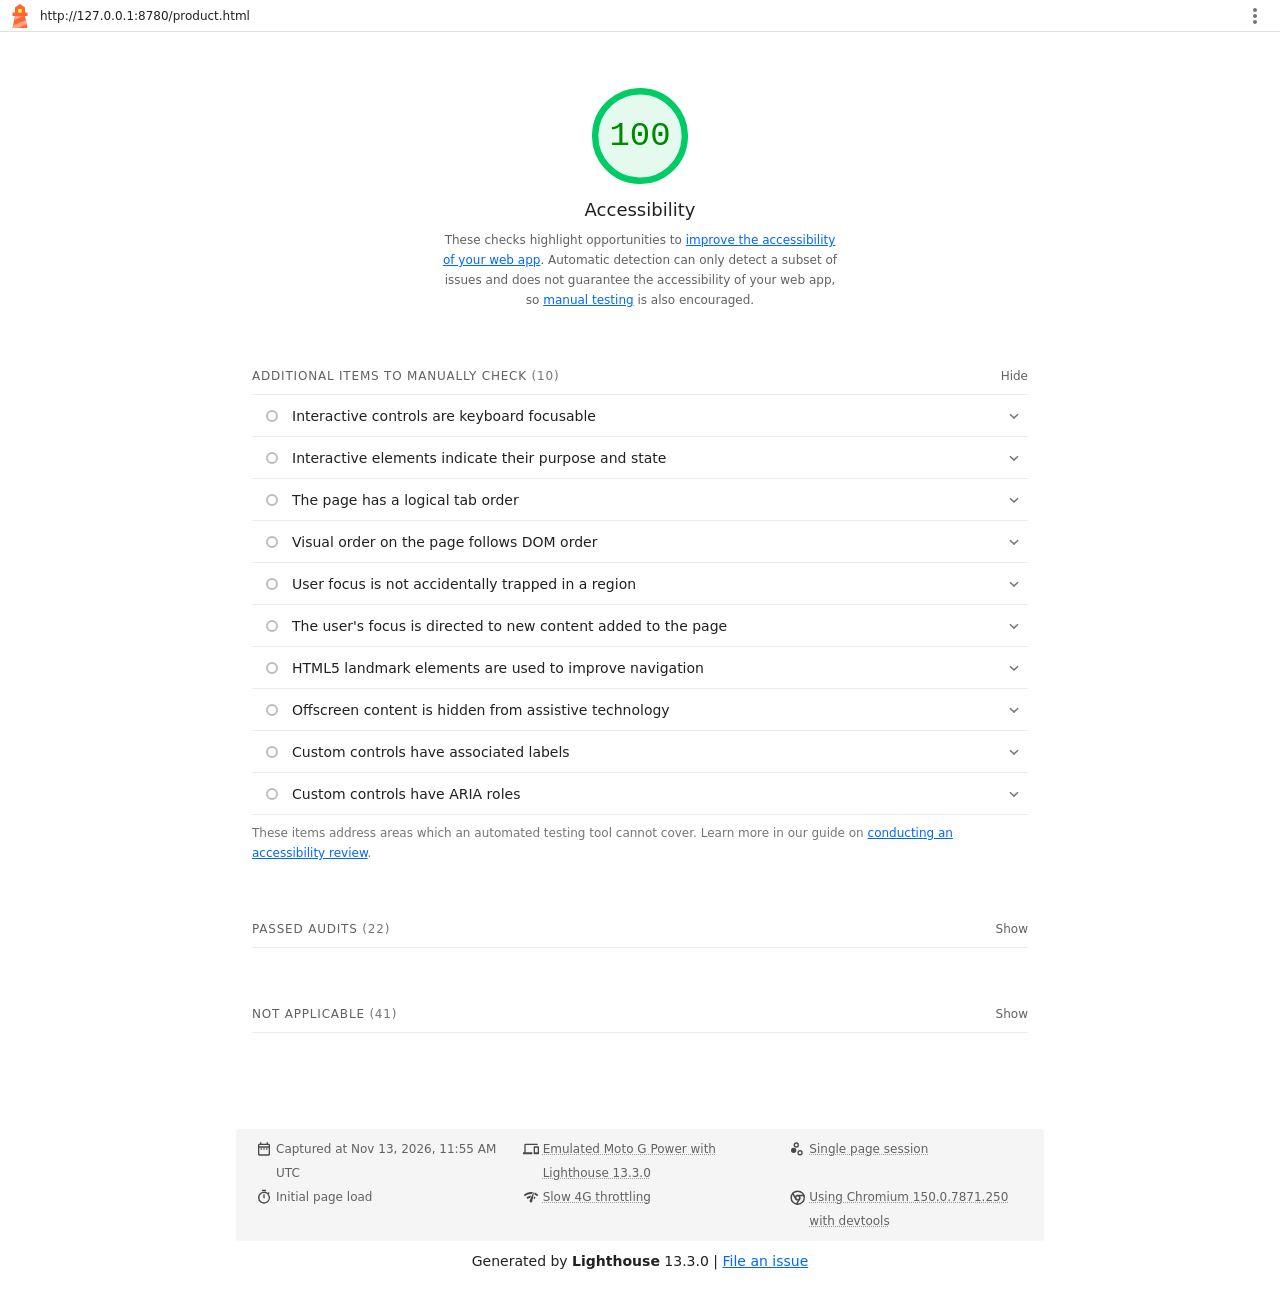
<file: lighthouse/accessibility-product.html>
<!--
@license
Copyright 2018 Google LLC
SPDX-License-Identifier: Apache-2.0
-->
<!doctype html>
<html lang="en">
<head>
  <meta charset="utf-8">
  <meta name="viewport" content="width=device-width, initial-scale=1, minimum-scale=1">
  <link rel="icon" href='data:image/svg+xml;utf8,<svg fill="none" xmlns="http://www.w3.org/2000/svg" viewBox="0 0 48 48"><path d="m14 7 10-7 10 7v10h5v7h-5l5 24H9l5-24H9v-7h5V7Z" fill="%23F63"/><path d="M31.561 24H14l-1.689 8.105L31.561 24ZM18.983 48H9l1.022-4.907L35.723 32.27l1.663 7.98L18.983 48Z" fill="%23FFA385"/><path fill="%23FF3" d="M20.5 10h7v7h-7z"/></svg>'>
  <title>Lighthouse Report</title>
  <style>body {margin: 0}</style>
</head>
<body>
  <noscript>Lighthouse report requires JavaScript. Please enable.</noscript>

  <div id="lh-log"></div>

  <script>window.__LIGHTHOUSE_JSON__ = {"lighthouseVersion":"13.3.0","requestedUrl":"http://127.0.0.1:8780/product.html","mainDocumentUrl":"http://127.0.0.1:8780/product.html","finalDisplayedUrl":"http://127.0.0.1:8780/product.html","finalUrl":"http://127.0.0.1:8780/product.html","fetchTime":"2026-11-13T11:55:08.654Z","gatherMode":"navigation","runWarnings":[],"userAgent":"Mozilla/5.0 (Macintosh; Intel Mac OS X 10_15_7) AppleWebKit/537.36 (KHTML, like Gecko) Code/1.144.1 Chrome/150.0.7871.250 Electron/43.8.3 Safari/537.36","environment":{"networkUserAgent":"Mozilla/5.0 (Linux; Android 11; moto g power (2022)) AppleWebKit/537.36 (KHTML, like Gecko) Chrome/150.0.0.0 Mobile Safari/537.36","hostUserAgent":"Mozilla/5.0 (Macintosh; Intel Mac OS X 10_15_7) AppleWebKit/537.36 (KHTML, like Gecko) Code/1.144.1 Chrome/150.0.7871.250 Electron/43.8.3 Safari/537.36","benchmarkIndex":4190.5,"credits":{"axe-core":"4.11.4"}},"audits":{"accesskeys":{"id":"accesskeys","title":"`[accesskey]` values are unique","description":"Access keys let users quickly focus a part of the page. For proper navigation, each access key must be unique. [Learn more about access keys](https://dequeuniversity.com/rules/axe/4.11/accesskeys).","score":null,"scoreDisplayMode":"notApplicable"},"aria-allowed-attr":{"id":"aria-allowed-attr","title":"`[aria-*]` attributes match their roles","description":"Each ARIA `role` supports a specific subset of `aria-*` attributes. Mismatching these invalidates the `aria-*` attributes. [Learn how to match ARIA attributes to their roles](https://dequeuniversity.com/rules/axe/4.11/aria-allowed-attr).","score":1,"scoreDisplayMode":"binary","details":{"type":"table","headings":[{"key":"node","valueType":"node","subItemsHeading":{"key":"relatedNode","valueType":"node"},"label":"Failing Elements"}],"items":[]}},"aria-allowed-role":{"id":"aria-allowed-role","title":"Uses ARIA roles only on compatible elements","description":"Many HTML elements can only be assigned certain ARIA roles. Using ARIA roles where they are not allowed can interfere with the accessibility of the web page. [Learn more about ARIA roles](https://dequeuniversity.com/rules/axe/4.11/aria-allowed-role).","score":null,"scoreDisplayMode":"notApplicable"},"aria-command-name":{"id":"aria-command-name","title":"`button`, `link`, and `menuitem` elements have accessible names","description":"When an element doesn't have an accessible name, screen readers announce it with a generic name, making it unusable for users who rely on screen readers. [Learn how to make command elements more accessible](https://dequeuniversity.com/rules/axe/4.11/aria-command-name).","score":null,"scoreDisplayMode":"notApplicable"},"aria-conditional-attr":{"id":"aria-conditional-attr","title":"ARIA attributes are used as specified for the element's role","description":"Some ARIA attributes are only allowed on an element under certain conditions. [Learn more about conditional ARIA attributes](https://dequeuniversity.com/rules/axe/4.11/aria-conditional-attr).","score":1,"scoreDisplayMode":"binary","details":{"type":"table","headings":[{"key":"node","valueType":"node","subItemsHeading":{"key":"relatedNode","valueType":"node"},"label":"Failing Elements"}],"items":[]}},"aria-deprecated-role":{"id":"aria-deprecated-role","title":"Deprecated ARIA roles were not used","description":"Deprecated ARIA roles may not be processed correctly by assistive technology. [Learn more about deprecated ARIA roles](https://dequeuniversity.com/rules/axe/4.11/aria-deprecated-role).","score":null,"scoreDisplayMode":"notApplicable"},"aria-dialog-name":{"id":"aria-dialog-name","title":"Elements with `role=\"dialog\"` or `role=\"alertdialog\"` have accessible names.","description":"ARIA dialog elements without accessible names may prevent screen readers users from discerning the purpose of these elements. [Learn how to make ARIA dialog elements more accessible](https://dequeuniversity.com/rules/axe/4.11/aria-dialog-name).","score":null,"scoreDisplayMode":"notApplicable"},"aria-hidden-body":{"id":"aria-hidden-body","title":"`[aria-hidden=\"true\"]` is not present on the document `\u003cbody>`","description":"Assistive technologies, like screen readers, work inconsistently when `aria-hidden=\"true\"` is set on the document `\u003cbody>`. [Learn how `aria-hidden` affects the document body](https://dequeuniversity.com/rules/axe/4.11/aria-hidden-body).","score":1,"scoreDisplayMode":"binary","details":{"type":"table","headings":[{"key":"node","valueType":"node","subItemsHeading":{"key":"relatedNode","valueType":"node"},"label":"Failing Elements"}],"items":[]}},"aria-hidden-focus":{"id":"aria-hidden-focus","title":"`[aria-hidden=\"true\"]` elements do not contain focusable descendents","description":"Focusable descendents within an `[aria-hidden=\"true\"]` element prevent those interactive elements from being available to users of assistive technologies like screen readers. [Learn how `aria-hidden` affects focusable elements](https://dequeuniversity.com/rules/axe/4.11/aria-hidden-focus).","score":null,"scoreDisplayMode":"notApplicable"},"aria-input-field-name":{"id":"aria-input-field-name","title":"ARIA input fields have accessible names","description":"When an input field doesn't have an accessible name, screen readers announce it with a generic name, making it unusable for users who rely on screen readers. [Learn more about input field labels](https://dequeuniversity.com/rules/axe/4.11/aria-input-field-name).","score":null,"scoreDisplayMode":"notApplicable"},"aria-meter-name":{"id":"aria-meter-name","title":"ARIA `meter` elements have accessible names","description":"When a meter element doesn't have an accessible name, screen readers announce it with a generic name, making it unusable for users who rely on screen readers. [Learn how to name `meter` elements](https://dequeuniversity.com/rules/axe/4.11/aria-meter-name).","score":null,"scoreDisplayMode":"notApplicable"},"aria-progressbar-name":{"id":"aria-progressbar-name","title":"ARIA `progressbar` elements have accessible names","description":"When a `progressbar` element doesn't have an accessible name, screen readers announce it with a generic name, making it unusable for users who rely on screen readers. [Learn how to label `progressbar` elements](https://dequeuniversity.com/rules/axe/4.11/aria-progressbar-name).","score":null,"scoreDisplayMode":"notApplicable"},"aria-prohibited-attr":{"id":"aria-prohibited-attr","title":"Elements use only permitted ARIA attributes","description":"Using ARIA attributes in roles where they are prohibited can mean that important information is not communicated to users of assistive technologies. [Learn more about prohibited ARIA roles](https://dequeuniversity.com/rules/axe/4.11/aria-prohibited-attr).","score":1,"scoreDisplayMode":"binary","details":{"type":"table","headings":[{"key":"node","valueType":"node","subItemsHeading":{"key":"relatedNode","valueType":"node"},"label":"Failing Elements"}],"items":[]}},"aria-required-attr":{"id":"aria-required-attr","title":"`[role]`s have all required `[aria-*]` attributes","description":"Some ARIA roles have required attributes that describe the state of the element to screen readers. [Learn more about roles and required attributes](https://dequeuniversity.com/rules/axe/4.11/aria-required-attr).","score":null,"scoreDisplayMode":"notApplicable"},"aria-required-children":{"id":"aria-required-children","title":"Elements with an ARIA `[role]` that require children to contain a specific `[role]` have all required children.","description":"Some ARIA parent roles must contain specific child roles to perform their intended accessibility functions. [Learn more about roles and required children elements](https://dequeuniversity.com/rules/axe/4.11/aria-required-children).","score":null,"scoreDisplayMode":"notApplicable"},"aria-required-parent":{"id":"aria-required-parent","title":"`[role]`s are contained by their required parent element","description":"Some ARIA child roles must be contained by specific parent roles to properly perform their intended accessibility functions. [Learn more about ARIA roles and required parent element](https://dequeuniversity.com/rules/axe/4.11/aria-required-parent).","score":null,"scoreDisplayMode":"notApplicable"},"aria-roles":{"id":"aria-roles","title":"`[role]` values are valid","description":"ARIA roles must have valid values in order to perform their intended accessibility functions. [Learn more about valid ARIA roles](https://dequeuniversity.com/rules/axe/4.11/aria-roles).","score":null,"scoreDisplayMode":"notApplicable"},"aria-text":{"id":"aria-text","title":"Elements with the `role=text` attribute do not have focusable descendents.","description":"Adding `role=text` around a text node split by markup enables VoiceOver to treat it as one phrase, but the element's focusable descendents will not be announced. [Learn more about the `role=text` attribute](https://dequeuniversity.com/rules/axe/4.11/aria-text).","score":null,"scoreDisplayMode":"notApplicable"},"aria-toggle-field-name":{"id":"aria-toggle-field-name","title":"ARIA toggle fields have accessible names","description":"When a toggle field doesn't have an accessible name, screen readers announce it with a generic name, making it unusable for users who rely on screen readers. [Learn more about toggle fields](https://dequeuniversity.com/rules/axe/4.11/aria-toggle-field-name).","score":null,"scoreDisplayMode":"notApplicable"},"aria-tooltip-name":{"id":"aria-tooltip-name","title":"ARIA `tooltip` elements have accessible names","description":"When a tooltip element doesn't have an accessible name, screen readers announce it with a generic name, making it unusable for users who rely on screen readers. [Learn how to name `tooltip` elements](https://dequeuniversity.com/rules/axe/4.11/aria-tooltip-name).","score":null,"scoreDisplayMode":"notApplicable"},"aria-treeitem-name":{"id":"aria-treeitem-name","title":"ARIA `treeitem` elements have accessible names","description":"When a `treeitem` element doesn't have an accessible name, screen readers announce it with a generic name, making it unusable for users who rely on screen readers. [Learn more about labeling `treeitem` elements](https://dequeuniversity.com/rules/axe/4.11/aria-treeitem-name).","score":null,"scoreDisplayMode":"notApplicable"},"aria-valid-attr-value":{"id":"aria-valid-attr-value","title":"`[aria-*]` attributes have valid values","description":"Assistive technologies, like screen readers, can't interpret ARIA attributes with invalid values. [Learn more about valid values for ARIA attributes](https://dequeuniversity.com/rules/axe/4.11/aria-valid-attr-value).","score":1,"scoreDisplayMode":"binary","details":{"type":"table","headings":[{"key":"node","valueType":"node","subItemsHeading":{"key":"relatedNode","valueType":"node"},"label":"Failing Elements"}],"items":[]}},"aria-valid-attr":{"id":"aria-valid-attr","title":"`[aria-*]` attributes are valid and not misspelled","description":"Assistive technologies, like screen readers, can't interpret ARIA attributes with invalid names. [Learn more about valid ARIA attributes](https://dequeuniversity.com/rules/axe/4.11/aria-valid-attr).","score":1,"scoreDisplayMode":"binary","details":{"type":"table","headings":[{"key":"node","valueType":"node","subItemsHeading":{"key":"relatedNode","valueType":"node"},"label":"Failing Elements"}],"items":[]}},"button-name":{"id":"button-name","title":"Buttons have an accessible name","description":"When a button doesn't have an accessible name, screen readers announce it as \"button\", making it unusable for users who rely on screen readers. [Learn how to make buttons more accessible](https://dequeuniversity.com/rules/axe/4.11/button-name).","score":null,"scoreDisplayMode":"notApplicable"},"bypass":{"id":"bypass","title":"The page contains a heading, skip link, or landmark region","description":"Adding ways to bypass repetitive content lets keyboard users navigate the page more efficiently. [Learn more about bypass blocks](https://dequeuniversity.com/rules/axe/4.11/bypass).","score":null,"scoreDisplayMode":"notApplicable"},"color-contrast":{"id":"color-contrast","title":"Background and foreground colors have a sufficient contrast ratio","description":"Low-contrast text is difficult or impossible for many users to read. [Learn how to provide sufficient color contrast](https://dequeuniversity.com/rules/axe/4.11/color-contrast).","score":1,"scoreDisplayMode":"binary","details":{"type":"table","headings":[{"key":"node","valueType":"node","subItemsHeading":{"key":"relatedNode","valueType":"node"},"label":"Failing Elements"}],"items":[]}},"definition-list":{"id":"definition-list","title":"`\u003cdl>`'s contain only properly-ordered `\u003cdt>` and `\u003cdd>` groups, `\u003cscript>`, `\u003ctemplate>` or `\u003cdiv>` elements.","description":"When definition lists are not properly marked up, screen readers may produce confusing or inaccurate output. [Learn how to structure definition lists correctly](https://dequeuniversity.com/rules/axe/4.11/definition-list).","score":1,"scoreDisplayMode":"binary","details":{"type":"table","headings":[{"key":"node","valueType":"node","subItemsHeading":{"key":"relatedNode","valueType":"node"},"label":"Failing Elements"}],"items":[]}},"dlitem":{"id":"dlitem","title":"Definition list items are wrapped in `\u003cdl>` elements","description":"Definition list items (`\u003cdt>` and `\u003cdd>`) must be wrapped in a parent `\u003cdl>` element to ensure that screen readers can properly announce them. [Learn how to structure definition lists correctly](https://dequeuniversity.com/rules/axe/4.11/dlitem).","score":1,"scoreDisplayMode":"binary","details":{"type":"table","headings":[{"key":"node","valueType":"node","subItemsHeading":{"key":"relatedNode","valueType":"node"},"label":"Failing Elements"}],"items":[]}},"document-title":{"id":"document-title","title":"Document has a `\u003ctitle>` element","description":"The title gives screen reader users an overview of the page, and search engine users rely on it heavily to determine if a page is relevant to their search. [Learn more about document titles](https://dequeuniversity.com/rules/axe/4.11/document-title).","score":1,"scoreDisplayMode":"binary","details":{"type":"table","headings":[{"key":"node","valueType":"node","subItemsHeading":{"key":"relatedNode","valueType":"node"},"label":"Failing Elements"}],"items":[]}},"duplicate-id-aria":{"id":"duplicate-id-aria","title":"ARIA IDs are unique","description":"The value of an ARIA ID must be unique to prevent other instances from being overlooked by assistive technologies. [Learn how to fix duplicate ARIA IDs](https://dequeuniversity.com/rules/axe/4.11/duplicate-id-aria).","score":null,"scoreDisplayMode":"notApplicable"},"empty-heading":{"id":"empty-heading","title":"All heading elements contain content.","description":"A heading with no content or inaccessible text prevent screen reader users from accessing information on the page's structure. [Learn more about headings](https://dequeuniversity.com/rules/axe/4.11/empty-heading).","score":null,"scoreDisplayMode":"notApplicable"},"form-field-multiple-labels":{"id":"form-field-multiple-labels","title":"No form fields have multiple labels","description":"Form fields with multiple labels can be confusingly announced by assistive technologies like screen readers which use either the first, the last, or all of the labels. [Learn how to use form labels](https://dequeuniversity.com/rules/axe/4.11/form-field-multiple-labels).","score":null,"scoreDisplayMode":"notApplicable"},"frame-title":{"id":"frame-title","title":"`\u003cframe>` or `\u003ciframe>` elements have a title","description":"Screen reader users rely on frame titles to describe the contents of frames. [Learn more about frame titles](https://dequeuniversity.com/rules/axe/4.11/frame-title).","score":null,"scoreDisplayMode":"notApplicable"},"heading-order":{"id":"heading-order","title":"Heading elements appear in a sequentially-descending order","description":"Properly ordered headings that do not skip levels convey the semantic structure of the page, making it easier to navigate and understand when using assistive technologies. [Learn more about heading order](https://dequeuniversity.com/rules/axe/4.11/heading-order).","score":1,"scoreDisplayMode":"binary","details":{"type":"table","headings":[{"key":"node","valueType":"node","subItemsHeading":{"key":"relatedNode","valueType":"node"},"label":"Failing Elements"}],"items":[]}},"html-has-lang":{"id":"html-has-lang","title":"`\u003chtml>` element has a `[lang]` attribute","description":"If a page doesn't specify a `lang` attribute, a screen reader assumes that the page is in the default language that the user chose when setting up the screen reader. If the page isn't actually in the default language, then the screen reader might not announce the page's text correctly. [Learn more about the `lang` attribute](https://dequeuniversity.com/rules/axe/4.11/html-has-lang).","score":1,"scoreDisplayMode":"binary","details":{"type":"table","headings":[{"key":"node","valueType":"node","subItemsHeading":{"key":"relatedNode","valueType":"node"},"label":"Failing Elements"}],"items":[]}},"html-lang-valid":{"id":"html-lang-valid","title":"`\u003chtml>` element has a valid value for its `[lang]` attribute","description":"Specifying a valid [BCP 47 language](https://www.w3.org/International/questions/qa-choosing-language-tags#question) helps screen readers announce text properly. [Learn how to use the `lang` attribute](https://dequeuniversity.com/rules/axe/4.11/html-lang-valid).","score":1,"scoreDisplayMode":"binary","details":{"type":"table","headings":[{"key":"node","valueType":"node","subItemsHeading":{"key":"relatedNode","valueType":"node"},"label":"Failing Elements"}],"items":[]}},"html-xml-lang-mismatch":{"id":"html-xml-lang-mismatch","title":"`\u003chtml>` element has an `[xml:lang]` attribute with the same base language as the `[lang]` attribute.","description":"If the webpage does not specify a consistent language, then the screen reader might not announce the page's text correctly. [Learn more about the `lang` attribute](https://dequeuniversity.com/rules/axe/4.11/html-xml-lang-mismatch).","score":null,"scoreDisplayMode":"notApplicable"},"identical-links-same-purpose":{"id":"identical-links-same-purpose","title":"Identical links have the same purpose.","description":"Links with the same destination should have the same description, to help users understand the link's purpose and decide whether to follow it. [Learn more about identical links](https://dequeuniversity.com/rules/axe/4.11/identical-links-same-purpose).","score":null,"scoreDisplayMode":"notApplicable"},"image-alt":{"id":"image-alt","title":"Image elements have `[alt]` attributes","description":"Informative elements should aim for short, descriptive alternate text. Decorative elements can be ignored with an empty alt attribute. [Learn more about the `alt` attribute](https://dequeuniversity.com/rules/axe/4.11/image-alt).","score":1,"scoreDisplayMode":"binary","details":{"type":"table","headings":[{"key":"node","valueType":"node","subItemsHeading":{"key":"relatedNode","valueType":"node"},"label":"Failing Elements"}],"items":[]}},"image-redundant-alt":{"id":"image-redundant-alt","title":"Image elements do not have `[alt]` attributes that are redundant text.","description":"Informative elements should aim for short, descriptive alternative text. Alternative text that is exactly the same as the text adjacent to the link or image is potentially confusing for screen reader users, because the text will be read twice. [Learn more about the `alt` attribute](https://dequeuniversity.com/rules/axe/4.11/image-redundant-alt).","score":null,"scoreDisplayMode":"notApplicable"},"input-button-name":{"id":"input-button-name","title":"Input buttons have discernible text.","description":"Adding discernable and accessible text to input buttons may help screen reader users understand the purpose of the input button. [Learn more about input buttons](https://dequeuniversity.com/rules/axe/4.11/input-button-name).","score":null,"scoreDisplayMode":"notApplicable"},"input-image-alt":{"id":"input-image-alt","title":"`\u003cinput type=\"image\">` elements have `[alt]` text","description":"When an image is being used as an `\u003cinput>` button, providing alternative text can help screen reader users understand the purpose of the button. [Learn about input image alt text](https://dequeuniversity.com/rules/axe/4.11/input-image-alt).","score":null,"scoreDisplayMode":"notApplicable"},"label-content-name-mismatch":{"id":"label-content-name-mismatch","title":"Elements with visible text labels have matching accessible names.","description":"Visible text labels that do not match the accessible name can result in a confusing experience for screen reader users. [Learn more about accessible names](https://dequeuniversity.com/rules/axe/4.11/label-content-name-mismatch).","score":null,"scoreDisplayMode":"notApplicable"},"label":{"id":"label","title":"Form elements have associated labels","description":"Labels ensure that form controls are announced properly by assistive technologies, like screen readers. [Learn more about form element labels](https://dequeuniversity.com/rules/axe/4.11/label).","score":null,"scoreDisplayMode":"notApplicable"},"landmark-one-main":{"id":"landmark-one-main","title":"Document has a main landmark.","description":"One main landmark helps screen reader users navigate a web page. [Learn more about landmarks](https://dequeuniversity.com/rules/axe/4.11/landmark-one-main).","score":1,"scoreDisplayMode":"binary","details":{"type":"table","headings":[{"key":"node","valueType":"node","subItemsHeading":{"key":"relatedNode","valueType":"node"},"label":"Failing Elements"}],"items":[]}},"link-name":{"id":"link-name","title":"Links have a discernible name","description":"Link text (and alternate text for images, when used as links) that is discernible, unique, and focusable improves the navigation experience for screen reader users. [Learn how to make links accessible](https://dequeuniversity.com/rules/axe/4.11/link-name).","score":1,"scoreDisplayMode":"binary","details":{"type":"table","headings":[{"key":"node","valueType":"node","subItemsHeading":{"key":"relatedNode","valueType":"node"},"label":"Failing Elements"}],"items":[]}},"link-in-text-block":{"id":"link-in-text-block","title":"Links are distinguishable without relying on color.","description":"Low-contrast text is difficult or impossible for many users to read. Link text that is discernible improves the experience for users with low vision. [Learn how to make links distinguishable](https://dequeuniversity.com/rules/axe/4.11/link-in-text-block).","score":null,"scoreDisplayMode":"notApplicable"},"list":{"id":"list","title":"Lists contain only `\u003cli>` elements and script supporting elements (`\u003cscript>` and `\u003ctemplate>`).","description":"Screen readers have a specific way of announcing lists. Ensuring proper list structure aids screen reader output. [Learn more about proper list structure](https://dequeuniversity.com/rules/axe/4.11/list).","score":1,"scoreDisplayMode":"binary","details":{"type":"table","headings":[{"key":"node","valueType":"node","subItemsHeading":{"key":"relatedNode","valueType":"node"},"label":"Failing Elements"}],"items":[]}},"listitem":{"id":"listitem","title":"List items (`\u003cli>`) are contained within `\u003cul>`, `\u003col>` or `\u003cmenu>` parent elements","description":"Screen readers require list items (`\u003cli>`) to be contained within a parent `\u003cul>`, `\u003col>` or `\u003cmenu>` to be announced properly. [Learn more about proper list structure](https://dequeuniversity.com/rules/axe/4.11/listitem).","score":1,"scoreDisplayMode":"binary","details":{"type":"table","headings":[{"key":"node","valueType":"node","subItemsHeading":{"key":"relatedNode","valueType":"node"},"label":"Failing Elements"}],"items":[]}},"meta-refresh":{"id":"meta-refresh","title":"The document does not use `\u003cmeta http-equiv=\"refresh\">`","description":"Users do not expect a page to refresh automatically, and doing so will move focus back to the top of the page. This may create a frustrating or confusing experience. [Learn more about the refresh meta tag](https://dequeuniversity.com/rules/axe/4.11/meta-refresh).","score":null,"scoreDisplayMode":"notApplicable"},"meta-viewport":{"id":"meta-viewport","title":"`[user-scalable=\"no\"]` is not used in the `\u003cmeta name=\"viewport\">` element and the `[maximum-scale]` attribute is not less than 5.","description":"Disabling zooming is problematic for users with low vision who rely on screen magnification to properly see the contents of a web page. [Learn more about the viewport meta tag](https://dequeuniversity.com/rules/axe/4.11/meta-viewport).","score":1,"scoreDisplayMode":"binary","details":{"type":"table","headings":[{"key":"node","valueType":"node","subItemsHeading":{"key":"relatedNode","valueType":"node"},"label":"Failing Elements"}],"items":[]}},"object-alt":{"id":"object-alt","title":"`\u003cobject>` elements have alternate text","description":"Screen readers cannot translate non-text content. Adding alternate text to `\u003cobject>` elements helps screen readers convey meaning to users. [Learn more about alt text for `object` elements](https://dequeuniversity.com/rules/axe/4.11/object-alt).","score":null,"scoreDisplayMode":"notApplicable"},"select-name":{"id":"select-name","title":"Select elements have associated label elements.","description":"Form elements without effective labels can create frustrating experiences for screen reader users. [Learn more about the `select` element](https://dequeuniversity.com/rules/axe/4.11/select-name).","score":null,"scoreDisplayMode":"notApplicable"},"skip-link":{"id":"skip-link","title":"Skip links are focusable.","description":"Including a skip link can help users skip to the main content to save time. [Learn more about skip links](https://dequeuniversity.com/rules/axe/4.11/skip-link).","score":1,"scoreDisplayMode":"binary","details":{"type":"table","headings":[{"key":"node","valueType":"node","subItemsHeading":{"key":"relatedNode","valueType":"node"},"label":"Failing Elements"}],"items":[]}},"tabindex":{"id":"tabindex","title":"No element has a `[tabindex]` value greater than 0","description":"A value greater than 0 implies an explicit navigation ordering. Although technically valid, this often creates frustrating experiences for users who rely on assistive technologies. [Learn more about the `tabindex` attribute](https://dequeuniversity.com/rules/axe/4.11/tabindex).","score":1,"scoreDisplayMode":"binary","details":{"type":"table","headings":[{"key":"node","valueType":"node","subItemsHeading":{"key":"relatedNode","valueType":"node"},"label":"Failing Elements"}],"items":[]}},"table-duplicate-name":{"id":"table-duplicate-name","title":"Tables have different content in the summary attribute and `\u003ccaption>`.","description":"The summary attribute should describe the table structure, while `\u003ccaption>` should have the onscreen title. Accurate table mark-up helps users of screen readers. [Learn more about summary and caption](https://dequeuniversity.com/rules/axe/4.11/table-duplicate-name).","score":null,"scoreDisplayMode":"notApplicable"},"table-fake-caption":{"id":"table-fake-caption","title":"Tables use `\u003ccaption>` instead of cells with the `[colspan]` attribute to indicate a caption.","description":"Screen readers have features to make navigating tables easier. Ensuring that tables use the actual caption element instead of cells with the `[colspan]` attribute may improve the experience for screen reader users. [Learn more about captions](https://dequeuniversity.com/rules/axe/4.11/table-fake-caption).","score":null,"scoreDisplayMode":"notApplicable"},"target-size":{"id":"target-size","title":"Touch targets have sufficient size and spacing.","description":"Touch targets with sufficient size and spacing help users who may have difficulty targeting small controls to activate the targets. [Learn more about touch targets](https://dequeuniversity.com/rules/axe/4.11/target-size).","score":1,"scoreDisplayMode":"binary","details":{"type":"table","headings":[{"key":"node","valueType":"node","subItemsHeading":{"key":"relatedNode","valueType":"node"},"label":"Failing Elements"}],"items":[]}},"td-has-header":{"id":"td-has-header","title":"`\u003ctd>` elements in a large `\u003ctable>` have one or more table headers.","description":"Screen readers have features to make navigating tables easier. Ensuring that `\u003ctd>` elements in a large table (3 or more cells in width and height) have an associated table header may improve the experience for screen reader users. [Learn more about table headers](https://dequeuniversity.com/rules/axe/4.11/td-has-header).","score":null,"scoreDisplayMode":"notApplicable"},"td-headers-attr":{"id":"td-headers-attr","title":"Cells in a `\u003ctable>` element that use the `[headers]` attribute refer to table cells within the same table.","description":"Screen readers have features to make navigating tables easier. Ensuring `\u003ctd>` cells using the `[headers]` attribute only refer to other cells in the same table may improve the experience for screen reader users. [Learn more about the `headers` attribute](https://dequeuniversity.com/rules/axe/4.11/td-headers-attr).","score":null,"scoreDisplayMode":"notApplicable"},"th-has-data-cells":{"id":"th-has-data-cells","title":"`\u003cth>` elements and elements with `[role=\"columnheader\"/\"rowheader\"]` have data cells they describe.","description":"Screen readers have features to make navigating tables easier. Ensuring table headers always refer to some set of cells may improve the experience for screen reader users. [Learn more about table headers](https://dequeuniversity.com/rules/axe/4.11/th-has-data-cells).","score":null,"scoreDisplayMode":"notApplicable"},"valid-lang":{"id":"valid-lang","title":"`[lang]` attributes have a valid value","description":"Specifying a valid [BCP 47 language](https://www.w3.org/International/questions/qa-choosing-language-tags#question) on elements helps ensure that text is pronounced correctly by a screen reader. [Learn how to use the `lang` attribute](https://dequeuniversity.com/rules/axe/4.11/valid-lang).","score":null,"scoreDisplayMode":"notApplicable"},"video-caption":{"id":"video-caption","title":"`\u003cvideo>` elements contain a `\u003ctrack>` element with `[kind=\"captions\"]`","description":"When a video provides a caption it is easier for deaf and hearing impaired users to access its information. [Learn more about video captions](https://dequeuniversity.com/rules/axe/4.11/video-caption).","score":null,"scoreDisplayMode":"notApplicable"},"custom-controls-labels":{"id":"custom-controls-labels","title":"Custom controls have associated labels","description":"Custom interactive controls have associated labels, provided by aria-label or aria-labelledby. [Learn more about custom controls and labels](https://developer.chrome.com/docs/lighthouse/accessibility/custom-controls-labels/).","score":null,"scoreDisplayMode":"manual"},"custom-controls-roles":{"id":"custom-controls-roles","title":"Custom controls have ARIA roles","description":"Custom interactive controls have appropriate ARIA roles. [Learn how to add roles to custom controls](https://developer.chrome.com/docs/lighthouse/accessibility/custom-control-roles/).","score":null,"scoreDisplayMode":"manual"},"focus-traps":{"id":"focus-traps","title":"User focus is not accidentally trapped in a region","description":"A user can tab into and out of any control or region without accidentally trapping their focus. [Learn how to avoid focus traps](https://developer.chrome.com/docs/lighthouse/accessibility/focus-traps/).","score":null,"scoreDisplayMode":"manual"},"focusable-controls":{"id":"focusable-controls","title":"Interactive controls are keyboard focusable","description":"Custom interactive controls are keyboard focusable and display a focus indicator. [Learn how to make custom controls focusable](https://developer.chrome.com/docs/lighthouse/accessibility/focusable-controls/).","score":null,"scoreDisplayMode":"manual"},"interactive-element-affordance":{"id":"interactive-element-affordance","title":"Interactive elements indicate their purpose and state","description":"Interactive elements, such as links and buttons, should indicate their state and be distinguishable from non-interactive elements. [Learn how to decorate interactive elements with affordance hints](https://developer.chrome.com/docs/lighthouse/accessibility/interactive-element-affordance/).","score":null,"scoreDisplayMode":"manual"},"logical-tab-order":{"id":"logical-tab-order","title":"The page has a logical tab order","description":"Tabbing through the page follows the visual layout. Users cannot focus elements that are offscreen. [Learn more about logical tab ordering](https://developer.chrome.com/docs/lighthouse/accessibility/logical-tab-order/).","score":null,"scoreDisplayMode":"manual"},"managed-focus":{"id":"managed-focus","title":"The user's focus is directed to new content added to the page","description":"If new content, such as a dialog, is added to the page, the user's focus is directed to it. [Learn how to direct focus to new content](https://developer.chrome.com/docs/lighthouse/accessibility/managed-focus/).","score":null,"scoreDisplayMode":"manual"},"offscreen-content-hidden":{"id":"offscreen-content-hidden","title":"Offscreen content is hidden from assistive technology","description":"Offscreen content is hidden with display: none or aria-hidden=true. [Learn how to properly hide offscreen content](https://developer.chrome.com/docs/lighthouse/accessibility/offscreen-content-hidden/).","score":null,"scoreDisplayMode":"manual"},"use-landmarks":{"id":"use-landmarks","title":"HTML5 landmark elements are used to improve navigation","description":"Landmark elements (`\u003cmain>`, `\u003cnav>`, etc.) are used to improve the keyboard navigation of the page for assistive technology. [Learn more about landmark elements](https://developer.chrome.com/docs/lighthouse/accessibility/use-landmarks/).","score":null,"scoreDisplayMode":"manual"},"visual-order-follows-dom":{"id":"visual-order-follows-dom","title":"Visual order on the page follows DOM order","description":"DOM order matches the visual order, improving navigation for assistive technology. [Learn more about DOM and visual ordering](https://developer.chrome.com/docs/lighthouse/accessibility/visual-order-follows-dom/).","score":null,"scoreDisplayMode":"manual"},"autocomplete-valid":{"id":"autocomplete-valid","title":"`autocomplete` attributes are used correctly","description":"The `autocomplete` attribute values must be valid and correctly applied for screen readers to function correctly. [Learn more about valid autocomplete values](https://dequeuniversity.com/rules/axe/4.11/autocomplete-valid).","score":null,"scoreDisplayMode":"notApplicable"},"presentation-role-conflict":{"id":"presentation-role-conflict","title":"Elements with `role=\"none\"` or `role=\"presentation\"` do not have conflicts","description":"There are certain cases where the semantic role of an element with `role=\"none\"` or `role=\"presentation\"` does not resolve to none or presentation. To ensure the element remains removed from the accessibility tree, you should not add any global ARIA attributes to the element or make it focusable. [Learn more about presentation role conflict](https://dequeuniversity.com/rules/axe/4.11/presentation-role-conflict).","score":null,"scoreDisplayMode":"notApplicable"},"svg-img-alt":{"id":"svg-img-alt","title":"SVG elements with an `img` role have an accessible text alternative","description":"Ensures SVG elements with an `img`, `graphics-document` or `graphics-symbol` role have an accessible text alternative. [Learn more about SVG alt text](https://dequeuniversity.com/rules/axe/4.11/svg-img-alt).","score":null,"scoreDisplayMode":"notApplicable"}},"configSettings":{"output":"json","maxWaitForFcp":30000,"maxWaitForLoad":45000,"pauseAfterFcpMs":1000,"pauseAfterLoadMs":1000,"networkQuietThresholdMs":1000,"cpuQuietThresholdMs":1000,"formFactor":"mobile","throttling":{"rttMs":150,"throughputKbps":1638.4,"requestLatencyMs":562.5,"downloadThroughputKbps":1474.5600000000002,"uploadThroughputKbps":675,"cpuSlowdownMultiplier":4},"throttlingMethod":"simulate","screenEmulation":{"mobile":true,"width":412,"height":823,"deviceScaleFactor":1.75,"disabled":true},"emulatedUserAgent":"Mozilla/5.0 (Linux; Android 11; moto g power (2022)) AppleWebKit/537.36 (KHTML, like Gecko) Chrome/136.0.0.0 Mobile Safari/537.36","auditMode":false,"gatherMode":false,"clearStorageTypes":["file_systems","shader_cache","service_workers","cache_storage"],"disableStorageReset":false,"debugNavigation":false,"channel":"devtools","usePassiveGathering":false,"disableFullPageScreenshot":false,"skipAboutBlank":false,"blankPage":"about:blank","ignoreStatusCode":true,"locale":"en-US","blockedUrlPatterns":null,"additionalTraceCategories":"","extraHeaders":null,"precomputedLanternData":null,"onlyAudits":null,"onlyCategories":["accessibility"],"skipAudits":null},"categories":{"accessibility":{"title":"Accessibility","description":"These checks highlight opportunities to [improve the accessibility of your web app](https://developer.chrome.com/docs/lighthouse/accessibility/). Automatic detection can only detect a subset of issues and does not guarantee the accessibility of your web app, so [manual testing](https://web.dev/articles/how-to-review) is also encouraged.","manualDescription":"These items address areas which an automated testing tool cannot cover. Learn more in our guide on [conducting an accessibility review](https://web.dev/articles/how-to-review).","supportedModes":["navigation","snapshot"],"auditRefs":[{"id":"accesskeys","weight":0,"group":"a11y-navigation"},{"id":"aria-allowed-attr","weight":10,"group":"a11y-aria"},{"id":"aria-command-name","weight":0,"group":"a11y-aria"},{"id":"aria-conditional-attr","weight":7,"group":"a11y-aria"},{"id":"aria-deprecated-role","weight":0,"group":"a11y-aria"},{"id":"aria-dialog-name","weight":0,"group":"a11y-aria"},{"id":"aria-hidden-body","weight":10,"group":"a11y-aria"},{"id":"aria-hidden-focus","weight":0,"group":"a11y-aria"},{"id":"aria-input-field-name","weight":0,"group":"a11y-aria"},{"id":"aria-meter-name","weight":0,"group":"a11y-aria"},{"id":"aria-progressbar-name","weight":0,"group":"a11y-aria"},{"id":"aria-prohibited-attr","weight":7,"group":"a11y-aria"},{"id":"aria-required-attr","weight":0,"group":"a11y-aria"},{"id":"aria-required-children","weight":0,"group":"a11y-aria"},{"id":"aria-required-parent","weight":0,"group":"a11y-aria"},{"id":"aria-roles","weight":0,"group":"a11y-aria"},{"id":"aria-text","weight":0,"group":"a11y-aria"},{"id":"aria-toggle-field-name","weight":0,"group":"a11y-aria"},{"id":"aria-tooltip-name","weight":0,"group":"a11y-aria"},{"id":"aria-treeitem-name","weight":0,"group":"a11y-aria"},{"id":"aria-valid-attr-value","weight":10,"group":"a11y-aria"},{"id":"aria-valid-attr","weight":10,"group":"a11y-aria"},{"id":"button-name","weight":0,"group":"a11y-names-labels"},{"id":"bypass","weight":0,"group":"a11y-navigation"},{"id":"color-contrast","weight":7,"group":"a11y-color-contrast"},{"id":"definition-list","weight":7,"group":"a11y-tables-lists"},{"id":"dlitem","weight":7,"group":"a11y-tables-lists"},{"id":"document-title","weight":7,"group":"a11y-names-labels"},{"id":"duplicate-id-aria","weight":0,"group":"a11y-aria"},{"id":"form-field-multiple-labels","weight":0,"group":"a11y-names-labels"},{"id":"frame-title","weight":0,"group":"a11y-names-labels"},{"id":"heading-order","weight":3,"group":"a11y-navigation"},{"id":"html-has-lang","weight":7,"group":"a11y-language"},{"id":"html-lang-valid","weight":7,"group":"a11y-language"},{"id":"html-xml-lang-mismatch","weight":0,"group":"a11y-language"},{"id":"image-alt","weight":10,"group":"a11y-names-labels"},{"id":"input-button-name","weight":0,"group":"a11y-names-labels"},{"id":"input-image-alt","weight":0,"group":"a11y-names-labels"},{"id":"label","weight":0,"group":"a11y-names-labels"},{"id":"link-in-text-block","weight":0,"group":"a11y-color-contrast"},{"id":"link-name","weight":7,"group":"a11y-names-labels"},{"id":"list","weight":7,"group":"a11y-tables-lists"},{"id":"listitem","weight":7,"group":"a11y-tables-lists"},{"id":"meta-refresh","weight":0,"group":"a11y-best-practices"},{"id":"meta-viewport","weight":10,"group":"a11y-best-practices"},{"id":"object-alt","weight":0,"group":"a11y-names-labels"},{"id":"select-name","weight":0,"group":"a11y-names-labels"},{"id":"skip-link","weight":3,"group":"a11y-names-labels"},{"id":"tabindex","weight":7,"group":"a11y-navigation"},{"id":"target-size","weight":7,"group":"a11y-best-practices"},{"id":"td-headers-attr","weight":0,"group":"a11y-tables-lists"},{"id":"th-has-data-cells","weight":0,"group":"a11y-tables-lists"},{"id":"valid-lang","weight":0,"group":"a11y-language"},{"id":"video-caption","weight":0,"group":"a11y-audio-video"},{"id":"landmark-one-main","weight":3,"group":"a11y-best-practices"},{"id":"autocomplete-valid","weight":0,"group":"a11y-best-practices"},{"id":"presentation-role-conflict","weight":0,"group":"a11y-best-practices"},{"id":"svg-img-alt","weight":0,"group":"a11y-best-practices"},{"id":"focusable-controls","weight":0},{"id":"interactive-element-affordance","weight":0},{"id":"logical-tab-order","weight":0},{"id":"visual-order-follows-dom","weight":0},{"id":"focus-traps","weight":0},{"id":"managed-focus","weight":0},{"id":"use-landmarks","weight":0},{"id":"offscreen-content-hidden","weight":0},{"id":"custom-controls-labels","weight":0},{"id":"custom-controls-roles","weight":0},{"id":"table-duplicate-name","weight":0,"group":"a11y-best-practices"},{"id":"empty-heading","weight":0,"group":"a11y-best-practices"},{"id":"aria-allowed-role","weight":0,"group":"a11y-best-practices"},{"id":"image-redundant-alt","weight":0,"group":"a11y-names-labels"},{"id":"identical-links-same-purpose","weight":0,"group":"a11y-best-practices"},{"id":"label-content-name-mismatch","weight":0,"group":"hidden"},{"id":"table-fake-caption","weight":0,"group":"hidden"},{"id":"td-has-header","weight":0,"group":"hidden"}],"id":"accessibility","score":1}},"categoryGroups":{"metrics":{"title":"Metrics"},"insights":{"title":"Insights","description":"These insights are also available in the Chrome DevTools Performance Panel - [record a trace](https://developer.chrome.com/docs/devtools/performance/reference) to view more detailed information."},"diagnostics":{"title":"Diagnostics","description":"More information about the performance of your application. These numbers don't [directly affect](https://developer.chrome.com/docs/lighthouse/performance/performance-scoring/) the Performance score."},"a11y-best-practices":{"title":"Best practices","description":"These items highlight common accessibility best practices."},"a11y-color-contrast":{"title":"Contrast","description":"These are opportunities to improve the legibility of your content."},"a11y-names-labels":{"title":"Names and labels","description":"These are opportunities to improve the semantics of the controls in your application. This may enhance the experience for users of assistive technology, like a screen reader."},"a11y-navigation":{"title":"Navigation","description":"These are opportunities to improve keyboard navigation in your application."},"a11y-aria":{"title":"ARIA","description":"These are opportunities to improve the usage of ARIA in your application which may enhance the experience for users of assistive technology, like a screen reader."},"a11y-language":{"title":"Internationalization and localization","description":"These are opportunities to improve the interpretation of your content by users in different locales."},"a11y-audio-video":{"title":"Audio and video","description":"These are opportunities to provide alternative content for audio and video. This may improve the experience for users with hearing or vision impairments."},"a11y-tables-lists":{"title":"Tables and lists","description":"These are opportunities to improve the experience of reading tabular or list data using assistive technology, like a screen reader."},"seo-mobile":{"title":"Mobile Friendly","description":"Make sure your pages are mobile friendly so users don’t have to pinch or zoom in order to read the content pages. [Learn how to make pages mobile-friendly](https://developers.google.com/search/mobile-sites/)."},"seo-content":{"title":"Content Best Practices","description":"Format your HTML in a way that enables crawlers to better understand your app’s content."},"seo-crawl":{"title":"Crawling and Indexing","description":"To appear in search results, crawlers need access to your app."},"best-practices-trust-safety":{"title":"Trust and Safety"},"best-practices-ux":{"title":"User Experience"},"best-practices-browser-compat":{"title":"Browser Compatibility"},"best-practices-general":{"title":"General"},"webmcp":{"title":"WebMCP","description":"Audits validating WebMCP integration."},"agent-accessibility":{"title":"Agent Accessibility","description":"These audits highlight best practices for improving the accessibility of the website for AI agents."},"hidden":{"title":""}},"stackPacks":[],"entities":[{"name":"127.0.0.1","origins":["http://127.0.0.1:8780"],"isFirstParty":true,"isUnrecognized":true}],"fullPageScreenshot":{"screenshot":{"data":"[data-uri]","width":412,"height":1651},"nodes":{}},"timing":{"entries":[{"startTime":144.4,"name":"lh:config","duration":85.8,"entryType":"measure"},{"startTime":145.2,"name":"lh:config:resolveArtifactsToDefns","duration":0.5,"entryType":"measure"},{"startTime":230.4,"name":"lh:runner:gather","duration":4595.2,"entryType":"measure"},{"startTime":230.5,"name":"lh:driver:connect","duration":8,"entryType":"measure"},{"startTime":238.6,"name":"lh:driver:navigate","duration":6.5,"entryType":"measure"},{"startTime":245.2,"name":"lh:gather:getBenchmarkIndex","duration":1004.9,"entryType":"measure"},{"startTime":1250.1,"name":"lh:gather:getVersion","duration":0.7,"entryType":"measure"},{"startTime":1250.8,"name":"lh:gather:getDevicePixelRatio","duration":0.7,"entryType":"measure"},{"startTime":1254.8,"name":"lh:prepare:navigationMode","duration":31.7,"entryType":"measure"},{"startTime":1255.8,"name":"lh:gather:getVersion","duration":0.4,"entryType":"measure"},{"startTime":1270,"name":"lh:storage:clearDataForOrigin","duration":6.2,"entryType":"measure"},{"startTime":1276.4,"name":"lh:storage:clearBrowserCaches","duration":9.3,"entryType":"measure"},{"startTime":1286.1,"name":"lh:gather:prepareThrottlingAndNetwork","duration":0.4,"entryType":"measure"},{"startTime":1291.4,"name":"lh:driver:navigate","duration":2349.8,"entryType":"measure"},{"startTime":3643.5,"name":"lh:computed:NetworkRecords","duration":0.8,"entryType":"measure"},{"startTime":3644.6,"name":"lh:gather:getArtifact:DevtoolsLog","duration":0.2,"entryType":"measure"},{"startTime":3644.8,"name":"lh:gather:getArtifact:Accessibility","duration":95.7,"entryType":"measure"},{"startTime":3740.5,"name":"lh:gather:getArtifact:NetworkUserAgent","duration":0.1,"entryType":"measure"},{"startTime":3740.6,"name":"lh:gather:collectStacks","duration":6,"entryType":"measure"},{"startTime":3740.6,"name":"lh:gather:getArtifact:Stacks","duration":6,"entryType":"measure"},{"startTime":3746.6,"name":"lh:gather:getArtifact:FullPageScreenshot","duration":1077.3,"entryType":"measure"},{"startTime":4825.8,"name":"lh:runner:audit","duration":75.7,"entryType":"measure"},{"startTime":4825.9,"name":"lh:runner:auditing","duration":75.4,"entryType":"measure"},{"startTime":4826.5,"name":"lh:audit:accesskeys","duration":0.5,"entryType":"measure"},{"startTime":4827,"name":"lh:audit:aria-allowed-attr","duration":1.4,"entryType":"measure"},{"startTime":4828.6,"name":"lh:audit:aria-allowed-role","duration":2,"entryType":"measure"},{"startTime":4831,"name":"lh:audit:aria-command-name","duration":0.7,"entryType":"measure"},{"startTime":4831.9,"name":"lh:audit:aria-conditional-attr","duration":1.1,"entryType":"measure"},{"startTime":4833.1,"name":"lh:audit:aria-deprecated-role","duration":0.2,"entryType":"measure"},{"startTime":4833.4,"name":"lh:audit:aria-dialog-name","duration":0.3,"entryType":"measure"},{"startTime":4833.8,"name":"lh:audit:aria-hidden-body","duration":1.1,"entryType":"measure"},{"startTime":4834.9,"name":"lh:audit:aria-hidden-focus","duration":0.4,"entryType":"measure"},{"startTime":4835.4,"name":"lh:audit:aria-input-field-name","duration":0.5,"entryType":"measure"},{"startTime":4836,"name":"lh:audit:aria-meter-name","duration":0.4,"entryType":"measure"},{"startTime":4836.7,"name":"lh:audit:aria-progressbar-name","duration":0.7,"entryType":"measure"},{"startTime":4837.4,"name":"lh:audit:aria-prohibited-attr","duration":1.3,"entryType":"measure"},{"startTime":4838.8,"name":"lh:audit:aria-required-attr","duration":0.6,"entryType":"measure"},{"startTime":4839.5,"name":"lh:audit:aria-required-children","duration":0.7,"entryType":"measure"},{"startTime":4840.3,"name":"lh:audit:aria-required-parent","duration":0.7,"entryType":"measure"},{"startTime":4841,"name":"lh:audit:aria-roles","duration":0.5,"entryType":"measure"},{"startTime":4841.5,"name":"lh:audit:aria-text","duration":0.5,"entryType":"measure"},{"startTime":4842.1,"name":"lh:audit:aria-toggle-field-name","duration":0.5,"entryType":"measure"},{"startTime":4842.7,"name":"lh:audit:aria-tooltip-name","duration":0.6,"entryType":"measure"},{"startTime":4843.4,"name":"lh:audit:aria-treeitem-name","duration":0.7,"entryType":"measure"},{"startTime":4844.2,"name":"lh:audit:aria-valid-attr-value","duration":1.1,"entryType":"measure"},{"startTime":4845.4,"name":"lh:audit:aria-valid-attr","duration":1.5,"entryType":"measure"},{"startTime":4846.9,"name":"lh:audit:button-name","duration":4.9,"entryType":"measure"},{"startTime":4851.9,"name":"lh:audit:bypass","duration":0.9,"entryType":"measure"},{"startTime":4852.9,"name":"lh:audit:color-contrast","duration":1.1,"entryType":"measure"},{"startTime":4854.1,"name":"lh:audit:definition-list","duration":1.2,"entryType":"measure"},{"startTime":4855.4,"name":"lh:audit:dlitem","duration":1,"entryType":"measure"},{"startTime":4856.5,"name":"lh:audit:document-title","duration":1,"entryType":"measure"},{"startTime":4857.6,"name":"lh:audit:duplicate-id-aria","duration":0.9,"entryType":"measure"},{"startTime":4858.6,"name":"lh:audit:empty-heading","duration":0.8,"entryType":"measure"},{"startTime":4859.5,"name":"lh:audit:form-field-multiple-labels","duration":0.6,"entryType":"measure"},{"startTime":4860.1,"name":"lh:audit:frame-title","duration":0.7,"entryType":"measure"},{"startTime":4861,"name":"lh:audit:heading-order","duration":1,"entryType":"measure"},{"startTime":4862.1,"name":"lh:audit:html-has-lang","duration":1.1,"entryType":"measure"},{"startTime":4863.2,"name":"lh:audit:html-lang-valid","duration":1.3,"entryType":"measure"},{"startTime":4864.6,"name":"lh:audit:html-xml-lang-mismatch","duration":0.7,"entryType":"measure"},{"startTime":4865.4,"name":"lh:audit:identical-links-same-purpose","duration":1,"entryType":"measure"},{"startTime":4866.5,"name":"lh:audit:image-alt","duration":0.8,"entryType":"measure"},{"startTime":4867.4,"name":"lh:audit:image-redundant-alt","duration":1,"entryType":"measure"},{"startTime":4868.4,"name":"lh:audit:input-button-name","duration":0.8,"entryType":"measure"},{"startTime":4869.3,"name":"lh:audit:input-image-alt","duration":0.6,"entryType":"measure"},{"startTime":4870,"name":"lh:audit:label-content-name-mismatch","duration":0.9,"entryType":"measure"},{"startTime":4871.1,"name":"lh:audit:label","duration":0.8,"entryType":"measure"},{"startTime":4872,"name":"lh:audit:landmark-one-main","duration":1.1,"entryType":"measure"},{"startTime":4873.2,"name":"lh:audit:link-name","duration":1.2,"entryType":"measure"},{"startTime":4874.4,"name":"lh:audit:link-in-text-block","duration":0.8,"entryType":"measure"},{"startTime":4875.2,"name":"lh:audit:list","duration":5.6,"entryType":"measure"},{"startTime":4881,"name":"lh:audit:listitem","duration":1.3,"entryType":"measure"},{"startTime":4882.3,"name":"lh:audit:meta-refresh","duration":1.2,"entryType":"measure"},{"startTime":4883.7,"name":"lh:audit:meta-viewport","duration":1.2,"entryType":"measure"},{"startTime":4885,"name":"lh:audit:object-alt","duration":3.6,"entryType":"measure"},{"startTime":4888.8,"name":"lh:audit:select-name","duration":0.8,"entryType":"measure"},{"startTime":4889.7,"name":"lh:audit:skip-link","duration":0.8,"entryType":"measure"},{"startTime":4890.6,"name":"lh:audit:tabindex","duration":0.9,"entryType":"measure"},{"startTime":4891.5,"name":"lh:audit:table-duplicate-name","duration":0.7,"entryType":"measure"},{"startTime":4892.3,"name":"lh:audit:table-fake-caption","duration":0.7,"entryType":"measure"},{"startTime":4893,"name":"lh:audit:target-size","duration":0.9,"entryType":"measure"},{"startTime":4894,"name":"lh:audit:td-has-header","duration":0.8,"entryType":"measure"},{"startTime":4895,"name":"lh:audit:td-headers-attr","duration":0.9,"entryType":"measure"},{"startTime":4895.9,"name":"lh:audit:th-has-data-cells","duration":1,"entryType":"measure"},{"startTime":4897,"name":"lh:audit:valid-lang","duration":0.9,"entryType":"measure"},{"startTime":4898,"name":"lh:audit:video-caption","duration":0.8,"entryType":"measure"},{"startTime":4898.9,"name":"lh:audit:custom-controls-labels","duration":0,"entryType":"measure"},{"startTime":4898.9,"name":"lh:audit:custom-controls-roles","duration":0,"entryType":"measure"},{"startTime":4898.9,"name":"lh:audit:focus-traps","duration":0,"entryType":"measure"},{"startTime":4899,"name":"lh:audit:focusable-controls","duration":0,"entryType":"measure"},{"startTime":4899,"name":"lh:audit:interactive-element-affordance","duration":0,"entryType":"measure"},{"startTime":4899,"name":"lh:audit:logical-tab-order","duration":0.1,"entryType":"measure"},{"startTime":4899.1,"name":"lh:audit:managed-focus","duration":0,"entryType":"measure"},{"startTime":4899.1,"name":"lh:audit:offscreen-content-hidden","duration":0,"entryType":"measure"},{"startTime":4899.1,"name":"lh:audit:use-landmarks","duration":0.1,"entryType":"measure"},{"startTime":4899.2,"name":"lh:audit:visual-order-follows-dom","duration":0,"entryType":"measure"},{"startTime":4899.3,"name":"lh:audit:autocomplete-valid","duration":0.5,"entryType":"measure"},{"startTime":4899.9,"name":"lh:audit:presentation-role-conflict","duration":0.6,"entryType":"measure"},{"startTime":4900.6,"name":"lh:audit:svg-img-alt","duration":0.7,"entryType":"measure"},{"startTime":4901.3,"name":"lh:runner:generate","duration":0.2,"entryType":"measure"},{"startTime":4901.7,"name":"lh:computed:EntityClassification","duration":0.4,"entryType":"measure"}],"total":4670.9},"i18n":{"rendererFormattedStrings":{},"icuMessagePaths":{"core/audits/accessibility/accesskeys.js | title":["audits.accesskeys.title"],"core/audits/accessibility/accesskeys.js | description":["audits.accesskeys.description"],"core/audits/accessibility/aria-allowed-attr.js | title":["audits[aria-allowed-attr].title"],"core/audits/accessibility/aria-allowed-attr.js | description":["audits[aria-allowed-attr].description"],"core/lib/i18n/i18n.js | columnFailingElem":["audits[aria-allowed-attr].details.headings[0].label","audits[aria-conditional-attr].details.headings[0].label","audits[aria-hidden-body].details.headings[0].label","audits[aria-prohibited-attr].details.headings[0].label","audits[aria-valid-attr-value].details.headings[0].label","audits[aria-valid-attr].details.headings[0].label","audits[color-contrast].details.headings[0].label","audits[definition-list].details.headings[0].label","audits.dlitem.details.headings[0].label","audits[document-title].details.headings[0].label","audits[heading-order].details.headings[0].label","audits[html-has-lang].details.headings[0].label","audits[html-lang-valid].details.headings[0].label","audits[image-alt].details.headings[0].label","audits[landmark-one-main].details.headings[0].label","audits[link-name].details.headings[0].label","audits.list.details.headings[0].label","audits.listitem.details.headings[0].label","audits[meta-viewport].details.headings[0].label","audits[skip-link].details.headings[0].label","audits.tabindex.details.headings[0].label","audits[target-size].details.headings[0].label"],"core/audits/accessibility/aria-allowed-role.js | title":["audits[aria-allowed-role].title"],"core/audits/accessibility/aria-allowed-role.js | description":["audits[aria-allowed-role].description"],"core/audits/accessibility/aria-command-name.js | title":["audits[aria-command-name].title"],"core/audits/accessibility/aria-command-name.js | description":["audits[aria-command-name].description"],"core/audits/accessibility/aria-conditional-attr.js | title":["audits[aria-conditional-attr].title"],"core/audits/accessibility/aria-conditional-attr.js | description":["audits[aria-conditional-attr].description"],"core/audits/accessibility/aria-deprecated-role.js | title":["audits[aria-deprecated-role].title"],"core/audits/accessibility/aria-deprecated-role.js | description":["audits[aria-deprecated-role].description"],"core/audits/accessibility/aria-dialog-name.js | title":["audits[aria-dialog-name].title"],"core/audits/accessibility/aria-dialog-name.js | description":["audits[aria-dialog-name].description"],"core/audits/accessibility/aria-hidden-body.js | title":["audits[aria-hidden-body].title"],"core/audits/accessibility/aria-hidden-body.js | description":["audits[aria-hidden-body].description"],"core/audits/accessibility/aria-hidden-focus.js | title":["audits[aria-hidden-focus].title"],"core/audits/accessibility/aria-hidden-focus.js | description":["audits[aria-hidden-focus].description"],"core/audits/accessibility/aria-input-field-name.js | title":["audits[aria-input-field-name].title"],"core/audits/accessibility/aria-input-field-name.js | description":["audits[aria-input-field-name].description"],"core/audits/accessibility/aria-meter-name.js | title":["audits[aria-meter-name].title"],"core/audits/accessibility/aria-meter-name.js | description":["audits[aria-meter-name].description"],"core/audits/accessibility/aria-progressbar-name.js | title":["audits[aria-progressbar-name].title"],"core/audits/accessibility/aria-progressbar-name.js | description":["audits[aria-progressbar-name].description"],"core/audits/accessibility/aria-prohibited-attr.js | title":["audits[aria-prohibited-attr].title"],"core/audits/accessibility/aria-prohibited-attr.js | description":["audits[aria-prohibited-attr].description"],"core/audits/accessibility/aria-required-attr.js | title":["audits[aria-required-attr].title"],"core/audits/accessibility/aria-required-attr.js | description":["audits[aria-required-attr].description"],"core/audits/accessibility/aria-required-children.js | title":["audits[aria-required-children].title"],"core/audits/accessibility/aria-required-children.js | description":["audits[aria-required-children].description"],"core/audits/accessibility/aria-required-parent.js | title":["audits[aria-required-parent].title"],"core/audits/accessibility/aria-required-parent.js | description":["audits[aria-required-parent].description"],"core/audits/accessibility/aria-roles.js | title":["audits[aria-roles].title"],"core/audits/accessibility/aria-roles.js | description":["audits[aria-roles].description"],"core/audits/accessibility/aria-text.js | title":["audits[aria-text].title"],"core/audits/accessibility/aria-text.js | description":["audits[aria-text].description"],"core/audits/accessibility/aria-toggle-field-name.js | title":["audits[aria-toggle-field-name].title"],"core/audits/accessibility/aria-toggle-field-name.js | description":["audits[aria-toggle-field-name].description"],"core/audits/accessibility/aria-tooltip-name.js | title":["audits[aria-tooltip-name].title"],"core/audits/accessibility/aria-tooltip-name.js | description":["audits[aria-tooltip-name].description"],"core/audits/accessibility/aria-treeitem-name.js | title":["audits[aria-treeitem-name].title"],"core/audits/accessibility/aria-treeitem-name.js | description":["audits[aria-treeitem-name].description"],"core/audits/accessibility/aria-valid-attr-value.js | title":["audits[aria-valid-attr-value].title"],"core/audits/accessibility/aria-valid-attr-value.js | description":["audits[aria-valid-attr-value].description"],"core/audits/accessibility/aria-valid-attr.js | title":["audits[aria-valid-attr].title"],"core/audits/accessibility/aria-valid-attr.js | description":["audits[aria-valid-attr].description"],"core/audits/accessibility/button-name.js | title":["audits[button-name].title"],"core/audits/accessibility/button-name.js | description":["audits[button-name].description"],"core/audits/accessibility/bypass.js | title":["audits.bypass.title"],"core/audits/accessibility/bypass.js | description":["audits.bypass.description"],"core/audits/accessibility/color-contrast.js | title":["audits[color-contrast].title"],"core/audits/accessibility/color-contrast.js | description":["audits[color-contrast].description"],"core/audits/accessibility/definition-list.js | title":["audits[definition-list].title"],"core/audits/accessibility/definition-list.js | description":["audits[definition-list].description"],"core/audits/accessibility/dlitem.js | title":["audits.dlitem.title"],"core/audits/accessibility/dlitem.js | description":["audits.dlitem.description"],"core/audits/accessibility/document-title.js | title":["audits[document-title].title"],"core/audits/accessibility/document-title.js | description":["audits[document-title].description"],"core/audits/accessibility/duplicate-id-aria.js | title":["audits[duplicate-id-aria].title"],"core/audits/accessibility/duplicate-id-aria.js | description":["audits[duplicate-id-aria].description"],"core/audits/accessibility/empty-heading.js | title":["audits[empty-heading].title"],"core/audits/accessibility/empty-heading.js | description":["audits[empty-heading].description"],"core/audits/accessibility/form-field-multiple-labels.js | title":["audits[form-field-multiple-labels].title"],"core/audits/accessibility/form-field-multiple-labels.js | description":["audits[form-field-multiple-labels].description"],"core/audits/accessibility/frame-title.js | title":["audits[frame-title].title"],"core/audits/accessibility/frame-title.js | description":["audits[frame-title].description"],"core/audits/accessibility/heading-order.js | title":["audits[heading-order].title"],"core/audits/accessibility/heading-order.js | description":["audits[heading-order].description"],"core/audits/accessibility/html-has-lang.js | title":["audits[html-has-lang].title"],"core/audits/accessibility/html-has-lang.js | description":["audits[html-has-lang].description"],"core/audits/accessibility/html-lang-valid.js | title":["audits[html-lang-valid].title"],"core/audits/accessibility/html-lang-valid.js | description":["audits[html-lang-valid].description"],"core/audits/accessibility/html-xml-lang-mismatch.js | title":["audits[html-xml-lang-mismatch].title"],"core/audits/accessibility/html-xml-lang-mismatch.js | description":["audits[html-xml-lang-mismatch].description"],"core/audits/accessibility/identical-links-same-purpose.js | title":["audits[identical-links-same-purpose].title"],"core/audits/accessibility/identical-links-same-purpose.js | description":["audits[identical-links-same-purpose].description"],"core/audits/accessibility/image-alt.js | title":["audits[image-alt].title"],"core/audits/accessibility/image-alt.js | description":["audits[image-alt].description"],"core/audits/accessibility/image-redundant-alt.js | title":["audits[image-redundant-alt].title"],"core/audits/accessibility/image-redundant-alt.js | description":["audits[image-redundant-alt].description"],"core/audits/accessibility/input-button-name.js | title":["audits[input-button-name].title"],"core/audits/accessibility/input-button-name.js | description":["audits[input-button-name].description"],"core/audits/accessibility/input-image-alt.js | title":["audits[input-image-alt].title"],"core/audits/accessibility/input-image-alt.js | description":["audits[input-image-alt].description"],"core/audits/accessibility/label-content-name-mismatch.js | title":["audits[label-content-name-mismatch].title"],"core/audits/accessibility/label-content-name-mismatch.js | description":["audits[label-content-name-mismatch].description"],"core/audits/accessibility/label.js | title":["audits.label.title"],"core/audits/accessibility/label.js | description":["audits.label.description"],"core/audits/accessibility/landmark-one-main.js | title":["audits[landmark-one-main].title"],"core/audits/accessibility/landmark-one-main.js | description":["audits[landmark-one-main].description"],"core/audits/accessibility/link-name.js | title":["audits[link-name].title"],"core/audits/accessibility/link-name.js | description":["audits[link-name].description"],"core/audits/accessibility/link-in-text-block.js | title":["audits[link-in-text-block].title"],"core/audits/accessibility/link-in-text-block.js | description":["audits[link-in-text-block].description"],"core/audits/accessibility/list.js | title":["audits.list.title"],"core/audits/accessibility/list.js | description":["audits.list.description"],"core/audits/accessibility/listitem.js | title":["audits.listitem.title"],"core/audits/accessibility/listitem.js | description":["audits.listitem.description"],"core/audits/accessibility/meta-refresh.js | title":["audits[meta-refresh].title"],"core/audits/accessibility/meta-refresh.js | description":["audits[meta-refresh].description"],"core/audits/accessibility/meta-viewport.js | title":["audits[meta-viewport].title"],"core/audits/accessibility/meta-viewport.js | description":["audits[meta-viewport].description"],"core/audits/accessibility/object-alt.js | title":["audits[object-alt].title"],"core/audits/accessibility/object-alt.js | description":["audits[object-alt].description"],"core/audits/accessibility/select-name.js | title":["audits[select-name].title"],"core/audits/accessibility/select-name.js | description":["audits[select-name].description"],"core/audits/accessibility/skip-link.js | title":["audits[skip-link].title"],"core/audits/accessibility/skip-link.js | description":["audits[skip-link].description"],"core/audits/accessibility/tabindex.js | title":["audits.tabindex.title"],"core/audits/accessibility/tabindex.js | description":["audits.tabindex.description"],"core/audits/accessibility/table-duplicate-name.js | title":["audits[table-duplicate-name].title"],"core/audits/accessibility/table-duplicate-name.js | description":["audits[table-duplicate-name].description"],"core/audits/accessibility/table-fake-caption.js | title":["audits[table-fake-caption].title"],"core/audits/accessibility/table-fake-caption.js | description":["audits[table-fake-caption].description"],"core/audits/accessibility/target-size.js | title":["audits[target-size].title"],"core/audits/accessibility/target-size.js | description":["audits[target-size].description"],"core/audits/accessibility/td-has-header.js | title":["audits[td-has-header].title"],"core/audits/accessibility/td-has-header.js | description":["audits[td-has-header].description"],"core/audits/accessibility/td-headers-attr.js | title":["audits[td-headers-attr].title"],"core/audits/accessibility/td-headers-attr.js | description":["audits[td-headers-attr].description"],"core/audits/accessibility/th-has-data-cells.js | title":["audits[th-has-data-cells].title"],"core/audits/accessibility/th-has-data-cells.js | description":["audits[th-has-data-cells].description"],"core/audits/accessibility/valid-lang.js | title":["audits[valid-lang].title"],"core/audits/accessibility/valid-lang.js | description":["audits[valid-lang].description"],"core/audits/accessibility/video-caption.js | title":["audits[video-caption].title"],"core/audits/accessibility/video-caption.js | description":["audits[video-caption].description"],"core/audits/accessibility/autocomplete-valid.js | title":["audits[autocomplete-valid].title"],"core/audits/accessibility/autocomplete-valid.js | description":["audits[autocomplete-valid].description"],"core/audits/accessibility/presentation-role-conflict.js | title":["audits[presentation-role-conflict].title"],"core/audits/accessibility/presentation-role-conflict.js | description":["audits[presentation-role-conflict].description"],"core/audits/accessibility/svg-img-alt.js | title":["audits[svg-img-alt].title"],"core/audits/accessibility/svg-img-alt.js | description":["audits[svg-img-alt].description"],"core/config/default-config.js | a11yCategoryTitle":["categories.accessibility.title"],"core/config/default-config.js | a11yCategoryDescription":["categories.accessibility.description"],"core/config/default-config.js | a11yCategoryManualDescription":["categories.accessibility.manualDescription"],"core/config/default-config.js | metricGroupTitle":["categoryGroups.metrics.title"],"core/config/default-config.js | insightsGroupTitle":["categoryGroups.insights.title"],"core/config/default-config.js | insightsGroupDescription":["categoryGroups.insights.description"],"core/config/default-config.js | diagnosticsGroupTitle":["categoryGroups.diagnostics.title"],"core/config/default-config.js | diagnosticsGroupDescription":["categoryGroups.diagnostics.description"],"core/config/default-config.js | a11yBestPracticesGroupTitle":["categoryGroups[a11y-best-practices].title"],"core/config/default-config.js | a11yBestPracticesGroupDescription":["categoryGroups[a11y-best-practices].description"],"core/config/default-config.js | a11yColorContrastGroupTitle":["categoryGroups[a11y-color-contrast].title"],"core/config/default-config.js | a11yColorContrastGroupDescription":["categoryGroups[a11y-color-contrast].description"],"core/config/default-config.js | a11yNamesLabelsGroupTitle":["categoryGroups[a11y-names-labels].title"],"core/config/default-config.js | a11yNamesLabelsGroupDescription":["categoryGroups[a11y-names-labels].description"],"core/config/default-config.js | a11yNavigationGroupTitle":["categoryGroups[a11y-navigation].title"],"core/config/default-config.js | a11yNavigationGroupDescription":["categoryGroups[a11y-navigation].description"],"core/config/default-config.js | a11yAriaGroupTitle":["categoryGroups[a11y-aria].title"],"core/config/default-config.js | a11yAriaGroupDescription":["categoryGroups[a11y-aria].description"],"core/config/default-config.js | a11yLanguageGroupTitle":["categoryGroups[a11y-language].title"],"core/config/default-config.js | a11yLanguageGroupDescription":["categoryGroups[a11y-language].description"],"core/config/default-config.js | a11yAudioVideoGroupTitle":["categoryGroups[a11y-audio-video].title"],"core/config/default-config.js | a11yAudioVideoGroupDescription":["categoryGroups[a11y-audio-video].description"],"core/config/default-config.js | a11yTablesListsVideoGroupTitle":["categoryGroups[a11y-tables-lists].title"],"core/config/default-config.js | a11yTablesListsVideoGroupDescription":["categoryGroups[a11y-tables-lists].description"],"core/config/default-config.js | seoMobileGroupTitle":["categoryGroups[seo-mobile].title"],"core/config/default-config.js | seoMobileGroupDescription":["categoryGroups[seo-mobile].description"],"core/config/default-config.js | seoContentGroupTitle":["categoryGroups[seo-content].title"],"core/config/default-config.js | seoContentGroupDescription":["categoryGroups[seo-content].description"],"core/config/default-config.js | seoCrawlingGroupTitle":["categoryGroups[seo-crawl].title"],"core/config/default-config.js | seoCrawlingGroupDescription":["categoryGroups[seo-crawl].description"],"core/config/default-config.js | bestPracticesTrustSafetyGroupTitle":["categoryGroups[best-practices-trust-safety].title"],"core/config/default-config.js | bestPracticesUXGroupTitle":["categoryGroups[best-practices-ux].title"],"core/config/default-config.js | bestPracticesBrowserCompatGroupTitle":["categoryGroups[best-practices-browser-compat].title"],"core/config/default-config.js | bestPracticesGeneralGroupTitle":["categoryGroups[best-practices-general].title"],"core/config/default-config.js | webmcpGroupTitle":["categoryGroups.webmcp.title"],"core/config/default-config.js | webmcpGroupDescription":["categoryGroups.webmcp.description"],"core/config/default-config.js | agentAccessibilityGroupTitle":["categoryGroups[agent-accessibility].title"],"core/config/default-config.js | agentAccessibilityGroupDescription":["categoryGroups[agent-accessibility].description"]}}};</script>
  <script>"use strict";(()=>{function e({median:e,p10:t},n){if(e<=0)throw new Error("median must be greater than zero");if(t<=0)throw new Error("p10 must be greater than zero");if(t>=e)throw new Error("p10 must be less than the median");if(n<=0)return 1;let r,i=Math.max(Number.MIN_VALUE,n/e),a=Math.log(i),o=Math.max(Number.MIN_VALUE,t/e),l=(1-function(e){let t=Math.sign(e),n=1/(1+.3275911*(e=Math.abs(e)));return t*(1-n*(.254829592+n*(n*(1.421413741+n*(1.061405429*n-1.453152027))-.284496736))*Math.exp(-e*e))}(.9061938024368232*a/-Math.log(o)))/2;return r=n<=t?Math.max(.9,Math.min(1,l)):n<=e?Math.max(.5,Math.min(.8999999999999999,l)):Math.max(0,Math.min(.49999999999999994,l)),r}var t="…",n={PASS:{label:"pass",minScore:.9},AVERAGE:{label:"average",minScore:.5},FAIL:{label:"fail"},ERROR:{label:"error"}},r=["com","co","gov","edu","ac","org","go","gob","or","net","in","ne","nic","gouv","web","spb","blog","jus","kiev","mil","wi","qc","ca","bel","on"],i=class i{static get RATINGS(){return n}static get PASS_THRESHOLD(){return.9}static get MS_DISPLAY_VALUE(){return"%10d ms"}static getFinalDisplayedUrl(e){if(e.finalDisplayedUrl)return e.finalDisplayedUrl;if(e.finalUrl)return e.finalUrl;throw new Error("Could not determine final displayed URL")}static getMainDocumentUrl(e){return e.mainDocumentUrl||e.finalUrl}static getFullPageScreenshot(e){return e.fullPageScreenshot?e.fullPageScreenshot:e.audits["full-page-screenshot"]?.details}static getEntityFromUrl(e,t){return t&&t.find((t=>t.origins.find((t=>e.startsWith(t)))))||i.getPseudoRootDomain(e)}static splitMarkdownCodeSpans(e){let t=[],n=e.split(/`(.*?)`/g);for(let e=0;e<n.length;e++){let r=n[e];if(!r)continue;let i=e%2!=0;t.push({isCode:i,text:r})}return t}static splitMarkdownLink(e){let t=[],n=e.split(/\[([^\]]+?)\]\((https?:\/\/.*?)\)/g);for(;n.length;){let[e,r,i]=n.splice(0,3);e&&t.push({isLink:!1,text:e}),r&&i&&t.push({isLink:!0,text:r,linkHref:i})}return t}static truncate(e,t,n="…"){if(e.length<=t)return e;let r=new Intl.Segmenter(void 0,{granularity:"grapheme"}).segment(e)[Symbol.iterator](),i=0;for(let a=0;a<=t-n.length;a++){let t=r.next();if(t.done)return e;i=t.value.index}for(let t=0;t<n.length;t++)if(r.next().done)return e;return e.slice(0,i)+n}static getURLDisplayName(e,n){let r,i=void 0!==(n=n||{numPathParts:void 0,preserveQuery:void 0,preserveHost:void 0}).numPathParts?n.numPathParts:2,a=void 0===n.preserveQuery||n.preserveQuery,o=n.preserveHost||!1;if("about:"===e.protocol||"data:"===e.protocol)r=e.href;else{r=e.pathname;let n=r.split("/").filter((e=>e.length));i&&n.length>i&&(r=t+n.slice(-1*i).join("/")),o&&(r=`${e.host}/${r.replace(/^\//,"")}`),a&&(r=`${r}${e.search}`)}if("data:"!==e.protocol&&(r=r.slice(0,200),r=r.replace(/([a-f0-9]{7})[a-f0-9]{13}[a-f0-9]*/g,`$1${t}`),r=r.replace(/([a-zA-Z0-9-_]{9})(?=.*[a-z])(?=.*[A-Z])(?=.*[0-9])[a-zA-Z0-9-_]{10,}/g,`$1${t}`),r=r.replace(/(\d{3})\d{6,}/g,`$1${t}`),r=r.replace(/\u2026+/g,t),r.length>64&&r.includes("?")&&(r=r.replace(/\?([^=]*)(=)?.*/,`?$1$2${t}`),r.length>64&&(r=r.replace(/\?.*/,`?${t}`)))),r.length>64){let e=r.lastIndexOf(".");r=e>=0?r.slice(0,63-(r.length-e))+`${t}${r.slice(e)}`:r.slice(0,63)+t}return r}static getChromeExtensionOrigin(e){let t=new URL(e);return t.protocol+"//"+t.host}static parseURL(e){let t=new URL(e);return{file:i.getURLDisplayName(t),hostname:t.hostname,origin:"chrome-extension:"===t.protocol?i.getChromeExtensionOrigin(e):t.origin}}static createOrReturnURL(e){return e instanceof URL?e:new URL(e)}static getPseudoTld(e){let t=e.split(".").slice(-2);return r.includes(t[0])?`.${t.join(".")}`:`.${t[t.length-1]}`}static getPseudoRootDomain(e){let t=i.createOrReturnURL(e).hostname,n=i.getPseudoTld(t).split(".");return t.split(".").slice(-n.length).join(".")}static filterRelevantLines(e,t,n){if(0===t.length)return e.slice(0,2*n+1);let r=new Set;return(t=t.sort(((e,t)=>(e.lineNumber||0)-(t.lineNumber||0)))).forEach((({lineNumber:e})=>{let t=e-n,i=e+n;for(;t<1;)t++,i++;r.has(t-3-1)&&(t-=3);for(let e=t;e<=i;e++){let t=e;r.add(t)}})),e.filter((e=>r.has(e.lineNumber)))}static computeLogNormalScore(t,n){let r=e(t,n);return r>.9&&(r+=.05*(r-.9)),Math.floor(100*r)/100}};var a=class{constructor(e,t){this._document=e,this._lighthouseChannel="unknown",this._componentCache=new Map,this.rootEl=t}createElement(e,t){let n=this._document.createElement(e);if(t)for(let e of t.split(/\s+/))e&&n.classList.add(e);return n}createElementNS(e,t,n){let r=this._document.createElementNS(e,t);if(n)for(let e of n.split(/\s+/))e&&r.classList.add(e);return r}createSVGElement(e,t){return this._document.createElementNS("http://www.w3.org/2000/svg",e,t)}createFragment(){return this._document.createDocumentFragment()}createTextNode(e){return this._document.createTextNode(e)}createChildOf(e,t,n){let r=this.createElement(t,n);return e.append(r),r}createComponent(e){let t=this._componentCache.get(e);if(t){let e=t.cloneNode(!0);return this.findAll("style",e).forEach((e=>e.remove())),e}return t=function(e,t){switch(t){case"3pFilter":return function(e){let t=e.createFragment(),n=e.createElement("style");n.append("\n    .lh-3p-filter {\n      color: var(--color-gray-600);\n      float: right;\n      padding: 6px var(--stackpack-padding-horizontal);\n    }\n    .lh-3p-filter-label, .lh-3p-filter-input {\n      vertical-align: middle;\n      user-select: none;\n    }\n    .lh-3p-filter-input:disabled + .lh-3p-ui-string {\n      text-decoration: line-through;\n    }\n  "),t.append(n);let r=e.createElement("div","lh-3p-filter"),i=e.createElement("label","lh-3p-filter-label"),a=e.createElement("input","lh-3p-filter-input");a.setAttribute("type","checkbox"),a.setAttribute("checked","");let o=e.createElement("span","lh-3p-ui-string");o.append("Show 3rd party resources");let l=e.createElement("span","lh-3p-filter-count");return i.append(" ",a," ",o," (",l,") "),r.append(" ",i," "),t.append(r),t}(e);case"audit":return function(e){let t=e.createFragment(),n=e.createElement("div","lh-audit"),r=e.createElement("details","lh-expandable-details"),i=e.createElement("summary"),a=e.createElement("div","lh-audit__header lh-expandable-details__summary"),o=e.createElement("span","lh-audit__score-icon"),l=e.createElement("span","lh-audit__title-and-text"),s=e.createElement("span","lh-audit__title"),c=e.createElement("span","lh-audit__display-text");l.append(" ",s," ",c," ");let d=e.createElement("div","lh-chevron-container");a.append(" ",o," ",l," ",d," "),i.append(" ",a," ");let h=e.createElement("div","lh-audit__description"),p=e.createElement("div","lh-audit__stackpacks");return r.append(" ",i," ",h," ",p," "),n.append(" ",r," "),t.append(n),t}(e);case"categoryHeader":return function(e){let t=e.createFragment(),n=e.createElement("div","lh-category-header"),r=e.createElement("div","lh-score__gauge");r.setAttribute("role","heading"),r.setAttribute("aria-level","2");let i=e.createElement("div","lh-category-header__description");return n.append(" ",r," ",i," "),t.append(n),t}(e);case"chevron":return function(e){let t=e.createFragment(),n=e.createElementNS("http://www.w3.org/2000/svg","svg","lh-chevron");n.setAttribute("viewBox","0 0 100 100");let r=e.createElementNS("http://www.w3.org/2000/svg","g","lh-chevron__lines"),i=e.createElementNS("http://www.w3.org/2000/svg","path","lh-chevron__line lh-chevron__line-left");i.setAttribute("d","M10 50h40");let a=e.createElementNS("http://www.w3.org/2000/svg","path","lh-chevron__line lh-chevron__line-right");return a.setAttribute("d","M90 50H50"),r.append(" ",i," ",a," "),n.append(" ",r," "),t.append(n),t}(e);case"clump":return function(e){let t=e.createFragment(),n=e.createElement("div","lh-audit-group"),r=e.createElement("details","lh-clump"),i=e.createElement("summary"),a=e.createElement("div","lh-audit-group__summary"),o=e.createElement("div","lh-audit-group__header"),l=e.createElement("span","lh-audit-group__title"),s=e.createElement("span","lh-audit-group__itemcount");o.append(" ",l," ",s," "," "," ");let c=e.createElement("div","lh-clump-toggle"),d=e.createElement("span","lh-clump-toggletext--show"),h=e.createElement("span","lh-clump-toggletext--hide");return c.append(" ",d," ",h," "),a.append(" ",o," ",c," "),i.append(" ",a," "),r.append(" ",i," "),n.append(" "," ",r," "),t.append(n),t}(e);case"crc":return function(e){let t=e.createFragment(),n=e.createElement("div","lh-crc-container"),r=e.createElement("style");r.append('\n      .lh-crc .lh-tree-marker {\n        width: 12px;\n        height: 26px;\n        display: block;\n        float: left;\n        background-position: top left;\n      }\n      .lh-crc .lh-horiz-down {\n        background: url(\'data:image/svg+xml;utf8,<svg width="16" height="26" viewBox="0 0 16 26" xmlns="http://www.w3.org/2000/svg"><g fill="%23D8D8D8" fill-rule="evenodd"><path d="M16 12v2H-2v-2z"/><path d="M9 12v14H7V12z"/>\u003c/g>\u003c/svg>\');\n      }\n      .lh-crc .lh-right {\n        background: url(\'data:image/svg+xml;utf8,<svg width="16" height="26" viewBox="0 0 16 26" xmlns="http://www.w3.org/2000/svg"><path d="M16 12v2H0v-2z" fill="%23D8D8D8" fill-rule="evenodd"/>\u003c/svg>\');\n      }\n      .lh-crc .lh-up-right {\n        background: url(\'data:image/svg+xml;utf8,<svg width="16" height="26" viewBox="0 0 16 26" xmlns="http://www.w3.org/2000/svg"><path d="M7 0h2v14H7zm2 12h7v2H9z" fill="%23D8D8D8" fill-rule="evenodd"/>\u003c/svg>\');\n      }\n      .lh-crc .lh-vert-right {\n        background: url(\'data:image/svg+xml;utf8,<svg width="16" height="26" viewBox="0 0 16 26" xmlns="http://www.w3.org/2000/svg"><path d="M7 0h2v27H7zm2 12h7v2H9z" fill="%23D8D8D8" fill-rule="evenodd"/>\u003c/svg>\');\n      }\n      .lh-crc .lh-vert {\n        background: url(\'data:image/svg+xml;utf8,<svg width="16" height="26" viewBox="0 0 16 26" xmlns="http://www.w3.org/2000/svg"><path d="M7 0h2v26H7z" fill="%23D8D8D8" fill-rule="evenodd"/>\u003c/svg>\');\n      }\n      .lh-crc .lh-crc-tree {\n        font-size: 14px;\n        width: 100%;\n        overflow-x: auto;\n      }\n      .lh-crc .lh-crc-node {\n        height: 26px;\n        line-height: 26px;\n        white-space: nowrap;\n      }\n      .lh-crc .lh-crc-node__longest {\n        color: var(--color-average-secondary);\n      }\n      .lh-crc .lh-crc-node__tree-value {\n        margin-left: 10px;\n      }\n      .lh-crc .lh-crc-node__tree-value div {\n        display: inline;\n      }\n      .lh-crc .lh-crc-node__chain-duration {\n        font-weight: 700;\n      }\n      .lh-crc .lh-crc-initial-nav {\n        color: #595959;\n        font-style: italic;\n      }\n      .lh-crc__summary-value {\n        margin-bottom: 10px;\n      }\n    ');let i=e.createElement("div"),a=e.createElement("div","lh-crc__summary-value"),o=e.createElement("span","lh-crc__longest_duration_label"),l=e.createElement("b","lh-crc__longest_duration");a.append(" ",o," ",l," "),i.append(" ",a," ");let s=e.createElement("div","lh-crc"),c=e.createElement("div","lh-crc-initial-nav");return s.append(" ",c," "," "),n.append(" ",r," ",i," ",s," "),t.append(n),t}(e);case"crcChain":return function(e){let t=e.createFragment(),n=e.createElement("div","lh-crc-node"),r=e.createElement("span","lh-crc-node__tree-marker"),i=e.createElement("span","lh-crc-node__tree-value");return n.append(" ",r," ",i," "),t.append(n),t}(e);case"elementScreenshot":return function(e){let t=e.createFragment(),n=e.createElement("div","lh-element-screenshot"),r=e.createElement("div","lh-element-screenshot__content"),i=e.createElement("div","lh-element-screenshot__image"),a=e.createElement("div","lh-element-screenshot__mask"),o=e.createElementNS("http://www.w3.org/2000/svg","svg");o.setAttribute("height","0"),o.setAttribute("width","0");let l=e.createElementNS("http://www.w3.org/2000/svg","defs"),s=e.createElementNS("http://www.w3.org/2000/svg","clipPath");s.setAttribute("clipPathUnits","objectBoundingBox"),l.append(" ",s," "," "),o.append(" ",l," "),a.append(" ",o," ");let c=e.createElement("div","lh-element-screenshot__element-marker");return i.append(" ",a," ",c," "),r.append(" ",i," "),n.append(" ",r," "),t.append(n),t}(e);case"explodeyGauge":return function(e){let t=e.createFragment(),n=e.createElement("div","lh-exp-gauge-component"),r=e.createElement("div","lh-exp-gauge__wrapper");r.setAttribute("target","_blank");let i=e.createElement("div","lh-exp-gauge__svg-wrapper"),a=e.createElementNS("http://www.w3.org/2000/svg","svg","lh-exp-gauge"),o=e.createElementNS("http://www.w3.org/2000/svg","g","lh-exp-gauge__inner"),l=e.createElementNS("http://www.w3.org/2000/svg","circle","lh-exp-gauge__bg"),s=e.createElementNS("http://www.w3.org/2000/svg","circle","lh-exp-gauge__base lh-exp-gauge--faded"),c=e.createElementNS("http://www.w3.org/2000/svg","circle","lh-exp-gauge__arc"),d=e.createElementNS("http://www.w3.org/2000/svg","text","lh-exp-gauge__percentage");o.append(" ",l," ",s," ",c," ",d," ");let h=e.createElementNS("http://www.w3.org/2000/svg","g","lh-exp-gauge__outer"),p=e.createElementNS("http://www.w3.org/2000/svg","circle","lh-cover");h.append(" ",p," ");let g=e.createElementNS("http://www.w3.org/2000/svg","text","lh-exp-gauge__label");return g.setAttribute("text-anchor","middle"),g.setAttribute("x","0"),g.setAttribute("y","60"),a.append(" ",o," ",h," ",g," "),i.append(" ",a," "),r.append(" ",i," "),n.append(" ",r," "),t.append(n),t}(e);case"footer":return function(e){let t=e.createFragment(),n=e.createElement("style");n.append("\n    .lh-footer {\n      padding: var(--footer-padding-vertical) calc(var(--default-padding) * 2);\n      max-width: var(--report-content-max-width);\n      margin: 0 auto;\n    }\n    .lh-footer .lh-generated {\n      text-align: center;\n    }\n  "),t.append(n);let r=e.createElement("footer","lh-footer"),i=e.createElement("ul","lh-meta__items");i.append(" ");let a=e.createElement("div","lh-generated"),o=e.createElement("b");o.append("Lighthouse");let l=e.createElement("span","lh-footer__version"),s=e.createElement("a","lh-footer__version_issue");return s.setAttribute("href","https://github.com/GoogleChrome/Lighthouse/issues"),s.setAttribute("target","_blank"),s.setAttribute("rel","noopener"),s.append("File an issue"),a.append(" "," Generated by ",o," ",l," | ",s," "),r.append(" ",i," ",a," "),t.append(r),t}(e);case"fraction":return function(e){let t=e.createFragment(),n=e.createElement("a","lh-fraction__wrapper"),r=e.createElement("div","lh-fraction__content-wrapper"),i=e.createElement("div","lh-fraction__content"),a=e.createElement("div","lh-fraction__background");i.append(" ",a," "),r.append(" ",i," ");let o=e.createElement("div","lh-fraction__label");return n.append(" ",r," ",o," "),t.append(n),t}(e);case"gauge":return function(e){let t=e.createFragment(),n=e.createElement("a","lh-gauge__wrapper"),r=e.createElement("div","lh-gauge__svg-wrapper"),i=e.createElementNS("http://www.w3.org/2000/svg","svg","lh-gauge");i.setAttribute("viewBox","0 0 120 120");let a=e.createElementNS("http://www.w3.org/2000/svg","circle","lh-gauge-base");a.setAttribute("r","56"),a.setAttribute("cx","60"),a.setAttribute("cy","60"),a.setAttribute("stroke-width","8");let o=e.createElementNS("http://www.w3.org/2000/svg","circle","lh-gauge-arc");o.setAttribute("r","56"),o.setAttribute("cx","60"),o.setAttribute("cy","60"),o.setAttribute("stroke-width","8"),i.append(" ",a," ",o," "),r.append(" ",i," ");let l=e.createElement("div","lh-gauge__percentage"),s=e.createElement("div","lh-gauge__label");return n.append(" "," ",r," ",l," "," ",s," "),t.append(n),t}(e);case"heading":return function(e){let t=e.createFragment(),n=e.createElement("style");n.append("\n    /* CSS Fireworks. Originally by Eddie Lin\n       https://codepen.io/paulirish/pen/yEVMbP\n    */\n    .lh-pyro {\n      display: none;\n      z-index: 1;\n      pointer-events: none;\n    }\n    .lh-score100 .lh-pyro {\n      display: block;\n    }\n    .lh-score100 .lh-lighthouse stop:first-child {\n      stop-color: hsla(200, 12%, 95%, 0);\n    }\n    .lh-score100 .lh-lighthouse stop:last-child {\n      stop-color: hsla(65, 81%, 76%, 1);\n    }\n\n    .lh-pyro > .lh-pyro-before, .lh-pyro > .lh-pyro-after {\n      position: absolute;\n      width: 5px;\n      height: 5px;\n      border-radius: 2.5px;\n      box-shadow: 0 0 #fff, 0 0 #fff, 0 0 #fff, 0 0 #fff, 0 0 #fff, 0 0 #fff, 0 0 #fff, 0 0 #fff, 0 0 #fff, 0 0 #fff, 0 0 #fff, 0 0 #fff, 0 0 #fff, 0 0 #fff, 0 0 #fff, 0 0 #fff, 0 0 #fff, 0 0 #fff, 0 0 #fff, 0 0 #fff, 0 0 #fff, 0 0 #fff, 0 0 #fff, 0 0 #fff, 0 0 #fff, 0 0 #fff, 0 0 #fff, 0 0 #fff, 0 0 #fff, 0 0 #fff, 0 0 #fff, 0 0 #fff, 0 0 #fff, 0 0 #fff, 0 0 #fff, 0 0 #fff, 0 0 #fff, 0 0 #fff, 0 0 #fff, 0 0 #fff, 0 0 #fff, 0 0 #fff, 0 0 #fff, 0 0 #fff, 0 0 #fff, 0 0 #fff, 0 0 #fff, 0 0 #fff, 0 0 #fff, 0 0 #fff, 0 0 #fff;\n      animation: 1s bang ease-out infinite backwards,  1s gravity ease-in infinite backwards,  5s position linear infinite backwards;\n      animation-delay: 1s, 1s, 1s;\n    }\n\n    .lh-pyro > .lh-pyro-after {\n      animation-delay: 2.25s, 2.25s, 2.25s;\n      animation-duration: 1.25s, 1.25s, 6.25s;\n    }\n\n    @keyframes bang {\n      to {\n        opacity: 1;\n        box-shadow: -70px -115.67px #47ebbc, -28px -99.67px #eb47a4, 58px -31.67px #7eeb47, 13px -141.67px #eb47c5, -19px 6.33px #7347eb, -2px -74.67px #ebd247, 24px -151.67px #eb47e0, 57px -138.67px #b4eb47, -51px -104.67px #479eeb, 62px 8.33px #ebcf47, -93px 0.33px #d547eb, -16px -118.67px #47bfeb, 53px -84.67px #47eb83, 66px -57.67px #eb47bf, -93px -65.67px #91eb47, 30px -13.67px #86eb47, -2px -59.67px #83eb47, -44px 1.33px #eb47eb, 61px -58.67px #47eb73, 5px -22.67px #47e8eb, -66px -28.67px #ebe247, 42px -123.67px #eb5547, -75px 26.33px #7beb47, 15px -52.67px #a147eb, 36px -51.67px #eb8347, -38px -12.67px #eb5547, -46px -59.67px #47eb81, 78px -114.67px #eb47ba, 15px -156.67px #eb47bf, -36px 1.33px #eb4783, -72px -86.67px #eba147, 31px -46.67px #ebe247, -68px 29.33px #47e2eb, -55px 19.33px #ebe047, -56px 27.33px #4776eb, -13px -91.67px #eb5547, -47px -138.67px #47ebc7, -18px -96.67px #eb47ac, 11px -88.67px #4783eb, -67px -28.67px #47baeb, 53px 10.33px #ba47eb, 11px 19.33px #5247eb, -5px -11.67px #eb4791, -68px -4.67px #47eba7, 95px -37.67px #eb478b, -67px -162.67px #eb5d47, -54px -120.67px #eb6847, 49px -12.67px #ebe047, 88px 8.33px #47ebda, 97px 33.33px #eb8147, 6px -71.67px #ebbc47;\n      }\n    }\n    @keyframes gravity {\n      from {\n        opacity: 1;\n      }\n      to {\n        transform: translateY(80px);\n        opacity: 0;\n      }\n    }\n    @keyframes position {\n      0%, 19.9% {\n        margin-top: 4%;\n        margin-left: 47%;\n      }\n      20%, 39.9% {\n        margin-top: 7%;\n        margin-left: 30%;\n      }\n      40%, 59.9% {\n        margin-top: 6%;\n        margin-left: 70%;\n      }\n      60%, 79.9% {\n        margin-top: 3%;\n        margin-left: 20%;\n      }\n      80%, 99.9% {\n        margin-top: 3%;\n        margin-left: 80%;\n      }\n    }\n  "),t.append(n);let r=e.createElement("div","lh-header-container"),i=e.createElement("div","lh-scores-wrapper-placeholder");return r.append(" ",i," "),t.append(r),t}(e);case"metric":return function(e){let t=e.createFragment(),n=e.createElement("div","lh-metric"),r=e.createElement("div","lh-metric__innerwrap"),i=e.createElement("div","lh-metric__icon"),a=e.createElement("span","lh-metric__title"),o=e.createElement("div","lh-metric__value"),l=e.createElement("div","lh-metric__description");return r.append(" ",i," ",a," ",o," ",l," "),n.append(" ",r," "),t.append(n),t}(e);case"scorescale":return function(e){let t=e.createFragment(),n=e.createElement("div","lh-scorescale"),r=e.createElement("span","lh-scorescale-range lh-scorescale-range--fail");r.append("0–49");let i=e.createElement("span","lh-scorescale-range lh-scorescale-range--average");i.append("50–89");let a=e.createElement("span","lh-scorescale-range lh-scorescale-range--pass");return a.append("90–100"),n.append(" ",r," ",i," ",a," "),t.append(n),t}(e);case"scoresWrapper":return function(e){let t=e.createFragment(),n=e.createElement("style");n.append("\n    .lh-scores-container {\n      display: flex;\n      flex-direction: column;\n      padding: var(--default-padding) 0;\n      position: relative;\n      width: 100%;\n    }\n\n    .lh-sticky-header {\n      --gauge-circle-size: var(--gauge-circle-size-sm);\n      --plugin-badge-size: 16px;\n      --plugin-icon-size: 75%;\n      --gauge-wrapper-width: 60px;\n      --gauge-percentage-font-size: 13px;\n      position: fixed;\n      left: 0;\n      right: 0;\n      top: var(--topbar-height);\n      font-weight: 500;\n      display: none;\n      justify-content: center;\n      background-color: var(--sticky-header-background-color);\n      border-bottom: 1px solid var(--color-gray-200);\n      padding-top: var(--score-container-padding);\n      padding-bottom: 4px;\n      z-index: 2;\n      pointer-events: none;\n    }\n\n    .lh-devtools .lh-sticky-header {\n      /* The report within DevTools is placed in a container with overflow, which changes the placement of this header unless we change `position` to `sticky.` */\n      position: sticky;\n    }\n\n    .lh-sticky-header--visible {\n      display: grid;\n      grid-auto-flow: column;\n      pointer-events: auto;\n    }\n\n    /* Disable the gauge arc animation for the sticky header, so toggling display: none\n       does not play the animation. */\n    .lh-sticky-header .lh-gauge-arc {\n      animation: none;\n    }\n\n    .lh-sticky-header .lh-gauge__label,\n    .lh-sticky-header .lh-fraction__label {\n      display: none;\n    }\n\n    .lh-highlighter {\n      width: var(--gauge-wrapper-width);\n      height: 1px;\n      background-color: var(--highlighter-background-color);\n      /* Position at bottom of first gauge in sticky header. */\n      position: absolute;\n      grid-column: 1;\n      bottom: -1px;\n      left: 0px;\n      right: 0px;\n    }\n  "),t.append(n);let r=e.createElement("div","lh-scores-wrapper"),i=e.createElement("div","lh-scores-container"),a=e.createElement("div","lh-pyro"),o=e.createElement("div","lh-pyro-before"),l=e.createElement("div","lh-pyro-after");return a.append(" ",o," ",l," "),i.append(" ",a," "),r.append(" ",i," "),t.append(r),t}(e);case"snippet":return function(e){let t=e.createFragment(),n=e.createElement("div","lh-snippet"),r=e.createElement("style");return r.append('\n          :root {\n            --snippet-highlight-light: #fbf1f2;\n            --snippet-highlight-dark: #ffd6d8;\n          }\n\n         .lh-snippet__header {\n          position: relative;\n          overflow: hidden;\n          padding: 10px;\n          border-bottom: none;\n          color: var(--snippet-color);\n          background-color: var(--snippet-background-color);\n          border: 1px solid var(--report-border-color-secondary);\n        }\n        .lh-snippet__title {\n          font-weight: bold;\n          float: left;\n        }\n        .lh-snippet__node {\n          float: left;\n          margin-left: 4px;\n        }\n        .lh-snippet__toggle-expand {\n          padding: 1px 7px;\n          margin-top: -1px;\n          margin-right: -7px;\n          float: right;\n          background: transparent;\n          border: none;\n          cursor: pointer;\n          font-size: 14px;\n          color: #0c50c7;\n        }\n\n        .lh-snippet__snippet {\n          overflow: auto;\n          border: 1px solid var(--report-border-color-secondary);\n        }\n        /* Container needed so that all children grow to the width of the scroll container */\n        .lh-snippet__snippet-inner {\n          display: inline-block;\n          min-width: 100%;\n        }\n\n        .lh-snippet:not(.lh-snippet--expanded) .lh-snippet__show-if-expanded {\n          display: none;\n        }\n        .lh-snippet.lh-snippet--expanded .lh-snippet__show-if-collapsed {\n          display: none;\n        }\n\n        .lh-snippet__line {\n          background: white;\n          white-space: pre;\n          display: flex;\n        }\n        .lh-snippet__line:not(.lh-snippet__line--message):first-child {\n          padding-top: 4px;\n        }\n        .lh-snippet__line:not(.lh-snippet__line--message):last-child {\n          padding-bottom: 4px;\n        }\n        .lh-snippet__line--content-highlighted {\n          background: var(--snippet-highlight-dark);\n        }\n        .lh-snippet__line--message {\n          background: var(--snippet-highlight-light);\n        }\n        .lh-snippet__line--message .lh-snippet__line-number {\n          padding-top: 10px;\n          padding-bottom: 10px;\n        }\n        .lh-snippet__line--message code {\n          padding: 10px;\n          padding-left: 5px;\n          color: var(--color-fail);\n          font-family: var(--report-font-family);\n        }\n        .lh-snippet__line--message code {\n          white-space: normal;\n        }\n        .lh-snippet__line-icon {\n          padding-top: 10px;\n          display: none;\n        }\n        .lh-snippet__line--message .lh-snippet__line-icon {\n          display: block;\n        }\n        .lh-snippet__line-icon:before {\n          content: "";\n          display: inline-block;\n          vertical-align: middle;\n          margin-right: 4px;\n          width: var(--score-icon-size);\n          height: var(--score-icon-size);\n          background-image: var(--fail-icon-url);\n        }\n        .lh-snippet__line-number {\n          flex-shrink: 0;\n          width: 40px;\n          text-align: right;\n          font-family: monospace;\n          padding-right: 5px;\n          margin-right: 5px;\n          color: var(--color-gray-600);\n          user-select: none;\n        }\n    '),n.append(" ",r," "),t.append(n),t}(e);case"snippetContent":return function(e){let t=e.createFragment(),n=e.createElement("div","lh-snippet__snippet"),r=e.createElement("div","lh-snippet__snippet-inner");return n.append(" ",r," "),t.append(n),t}(e);case"snippetHeader":return function(e){let t=e.createFragment(),n=e.createElement("div","lh-snippet__header"),r=e.createElement("div","lh-snippet__title"),i=e.createElement("div","lh-snippet__node"),a=e.createElement("button","lh-snippet__toggle-expand"),o=e.createElement("span","lh-snippet__btn-label-collapse lh-snippet__show-if-expanded"),l=e.createElement("span","lh-snippet__btn-label-expand lh-snippet__show-if-collapsed");return a.append(" ",o," ",l," "),n.append(" ",r," ",i," ",a," "),t.append(n),t}(e);case"snippetLine":return function(e){let t=e.createFragment(),n=e.createElement("div","lh-snippet__line"),r=e.createElement("div","lh-snippet__line-number"),i=e.createElement("div","lh-snippet__line-icon"),a=e.createElement("code");return n.append(" ",r," ",i," ",a," "),t.append(n),t}(e);case"styles":return function(e){let t=e.createFragment(),n=e.createElement("style");return n.append('/**\n * @license\n * Copyright 2017 Google LLC\n * SPDX-License-Identifier: Apache-2.0\n */\n\n/*\n  Naming convention:\n\n  If a variable is used for a specific component: --{component}-{property name}-{modifier}\n\n  Both {component} and {property name} should be kebab-case. If the target is the entire page,\n  use \'report\' for the component. The property name should not be abbreviated. Use the\n  property name the variable is intended for - if it\'s used for multiple, a common descriptor\n  is fine (ex: \'size\' for a variable applied to \'width\' and \'height\'). If a variable is shared\n  across multiple components, either create more variables or just drop the "{component}-"\n  part of the name. Append any modifiers at the end (ex: \'big\', \'dark\').\n\n  For colors: --color-{hue}-{intensity}\n\n  {intensity} is the Material Design tag - 700, A700, etc.\n*/\n.lh-vars {\n  /* Palette using Material Design Colors\n   * https://www.materialui.co/colors */\n  --color-amber-50: #FFF8E1;\n  --color-blue-200: #90CAF9;\n  --color-blue-900: #0D47A1;\n  --color-blue-A700: #2962FF;\n  --color-blue-primary: #06f;\n  --color-cyan-500: #00BCD4;\n  --color-gray-100: #F5F5F5;\n  --color-gray-300: #CFCFCF;\n  --color-gray-200: #E0E0E0;\n  --color-gray-400: #BDBDBD;\n  --color-gray-50: #FAFAFA;\n  --color-gray-500: #9E9E9E;\n  --color-gray-600: #757575;\n  --color-gray-700: #616161;\n  --color-gray-800: #424242;\n  --color-gray-900: #212121;\n  --color-gray: #000000;\n  --color-green-700: #080;\n  --color-green: #0c6;\n  --color-lime-400: #D3E156;\n  --color-orange-50: #FFF3E0;\n  --color-orange-700: #C33300;\n  --color-orange: #fa3;\n  --color-red-700: #c00;\n  --color-red: #f33;\n  --color-teal-600: #00897B;\n  --color-white: #FFFFFF;\n\n  /* Context-specific colors */\n  --color-average-secondary: var(--color-orange-700);\n  --color-average: var(--color-orange);\n  --color-fail-secondary: var(--color-red-700);\n  --color-fail: var(--color-red);\n  --color-hover: var(--color-gray-50);\n  --color-informative: var(--color-blue-900);\n  --color-pass-secondary: var(--color-green-700);\n  --color-pass: var(--color-green);\n  --color-not-applicable: var(--color-gray-600);\n\n  /* Component variables */\n  --audit-description-padding-left: calc(var(--score-icon-size) + var(--score-icon-margin-left) + var(--score-icon-margin-right));\n  --audit-explanation-line-height: 16px;\n  --audit-group-margin-bottom: calc(var(--default-padding) * 6);\n  --audit-group-padding-vertical: 8px;\n  --audit-margin-horizontal: 5px;\n  --audit-padding-vertical: 8px;\n  --category-padding: calc(var(--default-padding) * 6) var(--edge-gap-padding) calc(var(--default-padding) * 4);\n  --chevron-line-stroke: var(--color-gray-600);\n  --chevron-size: 12px;\n  --default-padding: 8px;\n  --edge-gap-padding: calc(var(--default-padding) * 4);\n  --env-item-background-color: var(--color-gray-100);\n  --env-item-font-size: 28px;\n  --env-item-line-height: 36px;\n  --env-item-padding: 10px 0px;\n  --env-name-min-width: 220px;\n  --footer-padding-vertical: 16px;\n  --gauge-circle-size-big: 96px;\n  --gauge-circle-size: 48px;\n  --gauge-circle-size-sm: 32px;\n  --gauge-label-font-size-big: 18px;\n  --gauge-label-font-size: var(--report-font-size-secondary);\n  --gauge-label-line-height-big: 24px;\n  --gauge-label-line-height: var(--report-line-height-secondary);\n  --gauge-percentage-font-size-big: 38px;\n  --gauge-percentage-font-size: var(--report-font-size-secondary);\n  --gauge-wrapper-width: 120px;\n  --header-line-height: 24px;\n  --highlighter-background-color: var(--report-text-color);\n  --icon-square-size: calc(var(--score-icon-size) * 0.88);\n  --image-preview-size: 48px;\n  --link-color: var(--color-blue-primary);\n  --locale-selector-background-color: var(--color-white);\n  --metric-toggle-lines-fill: #7F7F7F;\n  --metric-value-font-size: calc(var(--report-font-size) * 1.8);\n  --metrics-toggle-background-color: var(--color-gray-200);\n  --plugin-badge-background-color: var(--color-white);\n  --plugin-badge-size-big: calc(var(--gauge-circle-size-big) / 2.7);\n  --plugin-badge-size: calc(var(--gauge-circle-size) / 2.7);\n  --plugin-icon-size: 65%;\n  --report-background-color: #fff;\n  --report-border-color-secondary: #ebebeb;\n  --report-font-family-monospace: monospace, \'Roboto Mono\', \'Menlo\', \'dejavu sans mono\', \'Consolas\', \'Lucida Console\';\n  --report-font-family: system-ui, Roboto, Helvetica, Arial, sans-serif;\n  --report-font-size: 14px;\n  --report-font-size-secondary: 12px;\n  --report-icon-size: var(--score-icon-background-size);\n  --report-line-height: 24px;\n  --report-line-height-secondary: 20px;\n  --report-monospace-font-size: calc(var(--report-font-size) * 0.85);\n  --report-text-color-secondary: var(--color-gray-800);\n  --report-text-color: var(--color-gray-900);\n  --report-content-max-width: calc(60 * var(--report-font-size)); /* defaults to 840px */\n  --report-content-min-width: 360px;\n  --report-content-max-width-minus-edge-gap: calc(var(--report-content-max-width) - var(--edge-gap-padding) * 2);\n  --score-container-padding: 8px;\n  --score-icon-background-size: 24px;\n  --score-icon-margin-left: 6px;\n  --score-icon-margin-right: 14px;\n  --score-icon-margin: 0 var(--score-icon-margin-right) 0 var(--score-icon-margin-left);\n  --score-icon-size: 12px;\n  --score-icon-size-big: 16px;\n  --screenshot-overlay-background: rgba(0, 0, 0, 0.3);\n  --section-padding-vertical: calc(var(--default-padding) * 6);\n  --snippet-background-color: var(--color-gray-50);\n  --snippet-color: #0938C2;\n  --stackpack-padding-horizontal: 10px;\n  --sticky-header-background-color: var(--report-background-color);\n  --sticky-header-buffer: var(--topbar-height);\n  --sticky-header-height: calc(var(--gauge-circle-size-sm) + var(--score-container-padding) * 2 + 1em);\n  --table-group-header-background-color: #EEF1F4;\n  --table-group-header-text-color: var(--color-gray-700);\n  --table-higlight-background-color: #F5F7FA;\n  --tools-icon-color: var(--color-gray-600);\n  --topbar-background-color: var(--color-white);\n  --topbar-height: 32px;\n  --topbar-logo-size: 24px;\n  --topbar-padding: 0 8px;\n  --toplevel-warning-background-color: hsla(30, 100%, 75%, 10%);\n  --toplevel-warning-message-text-color: var(--color-average-secondary);\n  --toplevel-warning-padding: 18px;\n  --toplevel-warning-text-color: var(--report-text-color);\n\n  /* SVGs */\n  --plugin-icon-url-dark: url(\'data:image/svg+xml;utf8,<svg xmlns="http://www.w3.org/2000/svg" width="24px" height="24px" viewBox="0 0 24 24" fill="%23FFFFFF"><path d="M0 0h24v24H0z" fill="none"/><path d="M20.5 11H19V7c0-1.1-.9-2-2-2h-4V3.5C13 2.12 11.88 1 10.5 1S8 2.12 8 3.5V5H4c-1.1 0-1.99.9-1.99 2v3.8H3.5c1.49 0 2.7 1.21 2.7 2.7s-1.21 2.7-2.7 2.7H2V20c0 1.1.9 2 2 2h3.8v-1.5c0-1.49 1.21-2.7 2.7-2.7 1.49 0 2.7 1.21 2.7 2.7V22H17c1.1 0 2-.9 2-2v-4h1.5c1.38 0 2.5-1.12 2.5-2.5S21.88 11 20.5 11z"/>\u003c/svg>\');\n  --plugin-icon-url: url(\'data:image/svg+xml;utf8,<svg xmlns="http://www.w3.org/2000/svg" width="24px" height="24px" viewBox="0 0 24 24" fill="%23757575"><path d="M0 0h24v24H0z" fill="none"/><path d="M20.5 11H19V7c0-1.1-.9-2-2-2h-4V3.5C13 2.12 11.88 1 10.5 1S8 2.12 8 3.5V5H4c-1.1 0-1.99.9-1.99 2v3.8H3.5c1.49 0 2.7 1.21 2.7 2.7s-1.21 2.7-2.7 2.7H2V20c0 1.1.9 2 2 2h3.8v-1.5c0-1.49 1.21-2.7 2.7-2.7 1.49 0 2.7 1.21 2.7 2.7V22H17c1.1 0 2-.9 2-2v-4h1.5c1.38 0 2.5-1.12 2.5-2.5S21.88 11 20.5 11z"/>\u003c/svg>\');\n\n  --pass-icon-url: url(\'data:image/svg+xml;utf8,<svg xmlns="http://www.w3.org/2000/svg" viewBox="0 0 48 48"><title>check\u003c/title><path fill="%23178239" d="M24 4C12.95 4 4 12.95 4 24c0 11.04 8.95 20 20 20 11.04 0 20-8.96 20-20 0-11.05-8.96-20-20-20zm-4 30L10 24l2.83-2.83L20 28.34l15.17-15.17L38 16 20 34z"/>\u003c/svg>\');\n  --average-icon-url: url(\'data:image/svg+xml;utf8,<svg xmlns="http://www.w3.org/2000/svg" viewBox="0 0 48 48"><title>info\u003c/title><path fill="%23E67700" d="M24 4C12.95 4 4 12.95 4 24s8.95 20 20 20 20-8.95 20-20S35.05 4 24 4zm2 30h-4V22h4v12zm0-16h-4v-4h4v4z"/>\u003c/svg>\');\n  --fail-icon-url: url(\'data:image/svg+xml;utf8,<svg xmlns="http://www.w3.org/2000/svg" viewBox="0 0 48 48"><title>warn\u003c/title><path fill="%23C7221F" d="M2 42h44L24 4 2 42zm24-6h-4v-4h4v4zm0-8h-4v-8h4v8z"/>\u003c/svg>\');\n  --error-icon-url: url(\'data:image/svg+xml;utf8,<svg xmlns="http://www.w3.org/2000/svg" viewBox="0 0 3 15"><title>error\u003c/title><path d="M0 15H 3V 12H 0V" fill="%23FF4E42"/><path d="M0 9H 3V 0H 0V" fill="%23FF4E42"/>\u003c/svg>\');\n\n  --swap-locale-icon-url: url(\'data:image/svg+xml;utf8,<svg xmlns="http://www.w3.org/2000/svg" height="24px" viewBox="0 0 24 24" width="24px" fill="%23000000"><path d="M0 0h24v24H0V0z" fill="none"/><path d="M12.87 15.07l-2.54-2.51.03-.03c1.74-1.94 2.98-4.17 3.71-6.53H17V4h-7V2H8v2H1v1.99h11.17C11.5 7.92 10.44 9.75 9 11.35 8.07 10.32 7.3 9.19 6.69 8h-2c.73 1.63 1.73 3.17 2.98 4.56l-5.09 5.02L4 19l5-5 3.11 3.11.76-2.04zM18.5 10h-2L12 22h2l1.12-3h4.75L21 22h2l-4.5-12zm-2.62 7l1.62-4.33L19.12 17h-3.24z"/>\u003c/svg>\');\n  \n  --baseline-high-icon-url: url("data:image/svg+xml;utf8,<svg width=\'18\' height=\'10\' viewBox=\'0 0 540 300\' fill=\'none\' xmlns=\'http://www.w3.org/2000/svg\'> <path d=\'M420 30L390 60L480 150L390 240L330 180L300 210L390 300L540 150L420 30Z\' fill=\'%23C4EED0\'/> <path d=\'M150 0L30 120L60 150L150 60L210 120L240 90L150 0Z\' fill=\'%23C4EED0\'/> <path d=\'M390 0L420 30L150 300L0 150L30 120L150 240L390 0Z\' fill=\'%231EA446\'/> \u003c/svg>");\n  --baseline-low-icon-url: url("data:image/svg+xml;utf8,<svg width=\'18\' height=\'10\' viewBox=\'0 0 540 300\' fill=\'none\' xmlns=\'http://www.w3.org/2000/svg\'> <path d=\'M150 0L180 30L150 60L120 30L150 0Z\' fill=\'%23A8C7FA\'/> <path d=\'M210 60L240 90L210 120L180 90L210 60Z\' fill=\'%23A8C7FA\'/> <path d=\'M450 60L480 90L450 120L420 90L450 60Z\' fill=\'%23A8C7FA\'/> <path d=\'M510 120L540 150L510 180L480 150L510 120Z\' fill=\'%23A8C7FA\'/> <path d=\'M450 180L480 210L450 240L420 210L450 180Z\' fill=\'%23A8C7FA\'/> <path d=\'M390 240L420 270L390 300L360 270L390 240Z\' fill=\'%23A8C7FA\'/> <path d=\'M330 180L360 210L330 240L300 210L330 180Z\' fill=\'%23A8C7FA\'/> <path d=\'M90 60L120 90L90 120L60 90L90 60Z\' fill=\'%23A8C7FA\'/> <path d=\'M390 0L420 30L150 300L0 150L30 120L150 240L390 0Z\' fill=\'%231B6EF3\'/> \u003c/svg>");\n  --baseline-limited-icon-url: url("data:image/svg+xml;utf8,<svg width=\'18\' height=\'10\' viewBox=\'0 0 540 300\' fill=\'none\' xmlns=\'http://www.w3.org/2000/svg\'> <path d=\'M150 0L240 90L210 120L120 30L150 0Z\' fill=\'%23F09409\'/> <path d=\'M420 30L540 150L420 270L390 240L480 150L390 60L420 30Z\' fill=\'%23C6C6C6\'/> <path d=\'M330 180L300 210L390 300L420 270L330 180Z\' fill=\'%23F09409\'/> <path d=\'M120 30L150 60L60 150L150 240L120 270L0 150L120 30Z\' fill=\'%23C6C6C6\'/> <path d=\'M390 0L420 30L150 300L120 270L390 0Z\' fill=\'%23F09409\'/> \u003c/svg>");\n}\n\n@media not print {\n  .lh-dark {\n    /* Pallete */\n    --color-gray-200: var(--color-gray-800);\n    --color-gray-300: #616161;\n    --color-gray-400: var(--color-gray-600);\n    --color-gray-700: var(--color-gray-400);\n    --color-gray-50: #757575;\n    --color-gray-600: var(--color-gray-500);\n    --color-green-700: var(--color-green);\n    --color-orange-700: var(--color-orange);\n    --color-red-700: var(--color-red);\n    --color-teal-600: var(--color-cyan-500);\n\n    /* Context-specific colors */\n    --color-hover: rgba(0, 0, 0, 0.2);\n    --color-informative: var(--color-blue-200);\n\n    /* Component variables */\n    --env-item-background-color: #393535;\n    --link-color: var(--color-blue-200);\n    --locale-selector-background-color: var(--color-gray-200);\n    --plugin-badge-background-color: var(--color-gray-800);\n    --report-background-color: var(--color-gray-900);\n    --report-border-color-secondary: var(--color-gray-200);\n    --report-text-color-secondary: var(--color-gray-400);\n    --report-text-color: var(--color-gray-100);\n    --snippet-color: var(--color-cyan-500);\n    --topbar-background-color: var(--color-gray);\n    --toplevel-warning-background-color: hsl(33deg 14% 18%);\n    --toplevel-warning-message-text-color: var(--color-orange-700);\n    --toplevel-warning-text-color: var(--color-gray-100);\n    --table-group-header-background-color: rgba(186, 196, 206, 0.15);\n    --table-group-header-text-color: var(--color-gray-100);\n    --table-higlight-background-color: rgba(186, 196, 206, 0.09);\n\n    /* SVGs */\n    --plugin-icon-url: var(--plugin-icon-url-dark);\n  }\n}\n\n/**\n* This media query is a temporary fallback for browsers that do not support `@container query`.\n* TODO: remove this media query when `@container query` is fully supported by browsers\n* See https://github.com/GoogleChrome/lighthouse/pull/16332\n*/\n@media only screen and (max-width: 480px) {\n  .lh-vars {\n    --audit-group-margin-bottom: 20px;\n    --edge-gap-padding: var(--default-padding);\n    --env-name-min-width: 120px;\n    --gauge-circle-size-big: 96px;\n    --gauge-circle-size: 72px;\n    --gauge-label-font-size-big: 22px;\n    --gauge-label-font-size: 14px;\n    --gauge-label-line-height-big: 26px;\n    --gauge-label-line-height: 20px;\n    --gauge-percentage-font-size-big: 34px;\n    --gauge-percentage-font-size: 26px;\n    --gauge-wrapper-width: 112px;\n    --header-padding: 16px 0 16px 0;\n    --image-preview-size: 24px;\n    --plugin-icon-size: 75%;\n    --report-font-size: 14px;\n    --report-line-height: 20px;\n    --score-icon-margin-left: 2px;\n    --score-icon-size: 10px;\n    --topbar-height: 28px;\n    --topbar-logo-size: 20px;\n  }\n}\n\n@container lh-container (max-width: 480px) {\n  .lh-vars {\n    --audit-group-margin-bottom: 20px;\n    --edge-gap-padding: var(--default-padding);\n    --env-name-min-width: 120px;\n    --gauge-circle-size-big: 96px;\n    --gauge-circle-size: 72px;\n    --gauge-label-font-size-big: 22px;\n    --gauge-label-font-size: 14px;\n    --gauge-label-line-height-big: 26px;\n    --gauge-label-line-height: 20px;\n    --gauge-percentage-font-size-big: 34px;\n    --gauge-percentage-font-size: 26px;\n    --gauge-wrapper-width: 112px;\n    --header-padding: 16px 0 16px 0;\n    --image-preview-size: 24px;\n    --plugin-icon-size: 75%;\n    --report-font-size: 14px;\n    --report-line-height: 20px;\n    --score-icon-margin-left: 2px;\n    --score-icon-size: 10px;\n    --topbar-height: 28px;\n    --topbar-logo-size: 20px;\n  }\n}\n\n.lh-vars.lh-devtools {\n  --audit-explanation-line-height: 14px;\n  --audit-group-margin-bottom: 20px;\n  --audit-group-padding-vertical: 12px;\n  --audit-padding-vertical: 4px;\n  --category-padding: 12px;\n  --default-padding: 12px;\n  --env-name-min-width: 120px;\n  --footer-padding-vertical: 8px;\n  --gauge-circle-size-big: 72px;\n  --gauge-circle-size: 64px;\n  --gauge-label-font-size-big: 22px;\n  --gauge-label-font-size: 14px;\n  --gauge-label-line-height-big: 26px;\n  --gauge-label-line-height: 20px;\n  --gauge-percentage-font-size-big: 34px;\n  --gauge-percentage-font-size: 26px;\n  --gauge-wrapper-width: 97px;\n  --header-line-height: 20px;\n  --header-padding: 16px 0 16px 0;\n  --screenshot-overlay-background: transparent;\n  --plugin-icon-size: 75%;\n  --report-font-size: 12px;\n  --report-line-height: 20px;\n  --score-icon-margin-left: 2px;\n  --score-icon-size: 10px;\n  --section-padding-vertical: 8px;\n}\n\n.lh-devtools :focus-visible {\n  outline: -webkit-focus-ring-color auto 1px;\n}\n\n.lh-container:has(.lh-sticky-header) {\n  --sticky-header-buffer: calc(var(--topbar-height) + var(--sticky-header-height));\n}\n\n.lh-container:not(.lh-topbar + .lh-container) {\n  --topbar-height: 0;\n  --sticky-header-height: 0;\n  --sticky-header-buffer: 0;\n}\n\n.lh-max-viewport {\n  display: flex;\n  flex-direction: column;\n  min-height: 100vh;\n  width: 100%;\n}\n\n.lh-devtools.lh-root {\n  height: 100%;\n}\n.lh-devtools.lh-root img {\n  /* Override devtools default \'min-width: 0\' so svg without size in a flexbox isn\'t collapsed. */\n  min-width: auto;\n}\n.lh-devtools .lh-container {\n  overflow-y: scroll;\n  height: calc(100% - var(--topbar-height));\n  /** The .lh-container is the scroll parent in DevTools so we exclude the topbar from the sticky header buffer. */\n  --sticky-header-buffer: 0;\n}\n.lh-devtools .lh-container:has(.lh-sticky-header) {\n  /** The .lh-container is the scroll parent in DevTools so we exclude the topbar from the sticky header buffer. */\n  --sticky-header-buffer: var(--sticky-header-height);\n}\n@media print {\n  .lh-devtools .lh-container {\n    overflow: unset;\n  }\n}\n.lh-devtools .lh-sticky-header {\n  /* This is normally the height of the topbar, but we want it to stick to the top of our scroll container .lh-container` */\n  top: 0;\n}\n.lh-devtools .lh-element-screenshot__overlay {\n  position: absolute;\n}\n\n@keyframes fadeIn {\n  0% { opacity: 0;}\n  100% { opacity: 0.6;}\n}\n\n.lh-root *, .lh-root *::before, .lh-root *::after {\n  box-sizing: border-box;\n}\n\n.lh-root {\n  font-family: var(--report-font-family);\n  font-size: var(--report-font-size);\n  margin: 0;\n  line-height: var(--report-line-height);\n  background: var(--report-background-color);\n  color: var(--report-text-color);\n}\n\n.lh-root [hidden] {\n  display: none !important;\n}\n\n.lh-root pre {\n  margin: 0;\n}\n\n.lh-root pre,\n.lh-root code {\n  font-family: var(--report-font-family-monospace);\n}\n\n.lh-root details > summary {\n  cursor: pointer;\n}\n\n.lh-hidden {\n  display: none !important;\n}\n\n.lh-container {\n  /*\n  Text wrapping in the report is so much FUN!\n  We have a `word-break: break-word;` globally here to prevent a few common scenarios, namely\n  long non-breakable text (usually URLs) found in:\n    1. The footer\n    2. .lh-node (outerHTML)\n    3. .lh-code\n\n  With that sorted, the next challenge is appropriate column sizing and text wrapping inside our\n  .lh-details tables. Even more fun.\n    * We don\'t want table headers ("Est Savings (ms)") to wrap or their column values, but\n      we\'d be happy for the URL column to wrap if the URLs are particularly long.\n    * We want the narrow columns to remain narrow, providing the most column width for URL\n    * We don\'t want the table to extend past 100% width.\n    * Long URLs in the URL column can wrap. Util.getURLDisplayName maxes them out at 64 characters,\n      but they do not get any overflow:ellipsis treatment.\n  */\n  word-break: break-word;\n\n  container-name: lh-container;\n  container-type: inline-size;\n}\n\n.lh-audit-group a,\n.lh-category-header__description a,\n.lh-audit__description a,\n.lh-warnings a,\n.lh-footer a,\n.lh-table-column--link a {\n  color: var(--link-color);\n}\n\n.lh-audit__description, .lh-audit__stackpack, .lh-list-section__description {\n  --inner-audit-padding-right: var(--stackpack-padding-horizontal);\n  padding-left: var(--audit-description-padding-left);\n  padding-right: var(--inner-audit-padding-right);\n  padding-top: 8px;\n  padding-bottom: 8px;\n}\n\n.lh-details {\n  margin-top: var(--default-padding);\n  margin-bottom: var(--default-padding);\n  margin-left: var(--audit-description-padding-left);\n}\n\n.lh-audit__stackpack {\n  display: flex;\n  align-items: center;\n}\n\n.lh-audit__stackpack__img {\n  max-width: 30px;\n  margin-right: var(--default-padding)\n}\n\n/* Report header */\n\n.lh-report-icon {\n  display: flex;\n  align-items: center;\n  padding: 10px 12px;\n  cursor: pointer;\n}\n.lh-report-icon[disabled] {\n  opacity: 0.3;\n  pointer-events: none;\n}\n\n.lh-report-icon::before {\n  content: "";\n  margin: 4px;\n  background-repeat: no-repeat;\n  width: var(--report-icon-size);\n  height: var(--report-icon-size);\n  opacity: 0.7;\n  display: inline-block;\n  vertical-align: middle;\n}\n.lh-report-icon:hover::before {\n  opacity: 1;\n}\n.lh-dark .lh-report-icon::before {\n  filter: invert(1);\n}\n.lh-report-icon--print::before {\n  background-image: url(\'data:image/svg+xml;utf8,<svg xmlns="http://www.w3.org/2000/svg" width="24" height="24" viewBox="0 0 24 24"><path d="M19 8H5c-1.66 0-3 1.34-3 3v6h4v4h12v-4h4v-6c0-1.66-1.34-3-3-3zm-3 11H8v-5h8v5zm3-7c-.55 0-1-.45-1-1s.45-1 1-1 1 .45 1 1-.45 1-1 1zm-1-9H6v4h12V3z"/><path fill="none" d="M0 0h24v24H0z"/>\u003c/svg>\');\n}\n.lh-report-icon--copy::before {\n  background-image: url(\'data:image/svg+xml;utf8,<svg height="24" viewBox="0 0 24 24" width="24" xmlns="http://www.w3.org/2000/svg"><path d="M0 0h24v24H0z" fill="none"/><path d="M16 1H4c-1.1 0-2 .9-2 2v14h2V3h12V1zm3 4H8c-1.1 0-2 .9-2 2v14c0 1.1.9 2 2 2h11c1.1 0 2-.9 2-2V7c0-1.1-.9-2-2-2zm0 16H8V7h11v14z"/>\u003c/svg>\');\n}\n.lh-report-icon--open::before {\n  background-image: url(\'data:image/svg+xml;utf8,<svg height="24" viewBox="0 0 24 24" width="24" xmlns="http://www.w3.org/2000/svg"><path d="M0 0h24v24H0z" fill="none"/><path d="M19 4H5c-1.11 0-2 .9-2 2v12c0 1.1.89 2 2 2h4v-2H5V8h14v10h-4v2h4c1.1 0 2-.9 2-2V6c0-1.1-.89-2-2-2zm-7 6l-4 4h3v6h2v-6h3l-4-4z"/>\u003c/svg>\');\n}\n.lh-report-icon--download::before {\n  background-image: url(\'data:image/svg+xml;utf8,<svg height="24" viewBox="0 0 24 24" width="24" xmlns="http://www.w3.org/2000/svg"><path d="M19 9h-4V3H9v6H5l7 7 7-7zM5 18v2h14v-2H5z"/><path d="M0 0h24v24H0z" fill="none"/>\u003c/svg>\');\n}\n.lh-report-icon--dark::before {\n  background-image:url(\'data:image/svg+xml;utf8,<svg xmlns="http://www.w3.org/2000/svg" height="24" viewBox="0 0 100 125"><path d="M50 23.587c-16.27 0-22.799 12.574-22.799 21.417 0 12.917 10.117 22.451 12.436 32.471h20.726c2.32-10.02 12.436-19.554 12.436-32.471 0-8.843-6.528-21.417-22.799-21.417zM39.637 87.161c0 3.001 1.18 4.181 4.181 4.181h.426l.41 1.231C45.278 94.449 46.042 95 48.019 95h3.963c1.978 0 2.74-.551 3.365-2.427l.409-1.231h.427c3.002 0 4.18-1.18 4.18-4.181V80.91H39.637v6.251zM50 18.265c1.26 0 2.072-.814 2.072-2.073v-9.12C52.072 5.813 51.26 5 50 5c-1.259 0-2.072.813-2.072 2.073v9.12c0 1.259.813 2.072 2.072 2.072zM68.313 23.727c.994.774 2.135.634 2.91-.357l5.614-7.187c.776-.992.636-2.135-.356-2.909-.992-.776-2.135-.636-2.91.357l-5.613 7.186c-.778.993-.636 2.135.355 2.91zM91.157 36.373c-.306-1.222-1.291-1.815-2.513-1.51l-8.85 2.207c-1.222.305-1.814 1.29-1.51 2.512.305 1.223 1.291 1.814 2.513 1.51l8.849-2.206c1.223-.305 1.816-1.291 1.511-2.513zM86.757 60.48l-8.331-3.709c-1.15-.512-2.225-.099-2.736 1.052-.512 1.151-.1 2.224 1.051 2.737l8.33 3.707c1.15.514 2.225.101 2.736-1.05.513-1.149.1-2.223-1.05-2.737zM28.779 23.37c.775.992 1.917 1.131 2.909.357.992-.776 1.132-1.917.357-2.91l-5.615-7.186c-.775-.992-1.917-1.132-2.909-.357s-1.131 1.917-.356 2.909l5.614 7.187zM21.715 39.583c.305-1.223-.288-2.208-1.51-2.513l-8.849-2.207c-1.222-.303-2.208.289-2.513 1.511-.303 1.222.288 2.207 1.511 2.512l8.848 2.206c1.222.304 2.208-.287 2.513-1.509zM21.575 56.771l-8.331 3.711c-1.151.511-1.563 1.586-1.05 2.735.511 1.151 1.586 1.563 2.736 1.052l8.331-3.711c1.151-.511 1.563-1.586 1.05-2.735-.512-1.15-1.585-1.562-2.736-1.052z"/>\u003c/svg>\');\n}\n.lh-report-icon--treemap::before {\n  background-image: url(\'data:image/svg+xml;utf8,<svg xmlns="http://www.w3.org/2000/svg" height="24px" viewBox="0 0 24 24" width="24px" fill="black"><path d="M3 5v14h19V5H3zm2 2h15v4H5V7zm0 10v-4h4v4H5zm6 0v-4h9v4h-9z"/>\u003c/svg>\');\n}\n\n.lh-report-icon--date::before {\n  background-image: url(\'data:image/svg+xml;utf8,<svg xmlns="http://www.w3.org/2000/svg" viewBox="0 0 24 24"><path d="M7 11h2v2H7v-2zm14-5v14a2 2 0 01-2 2H5a2 2 0 01-2-2V6c0-1.1.9-2 2-2h1V2h2v2h8V2h2v2h1a2 2 0 012 2zM5 8h14V6H5v2zm14 12V10H5v10h14zm-4-7h2v-2h-2v2zm-4 0h2v-2h-2v2z"/>\u003c/svg>\');\n}\n.lh-report-icon--devices::before {\n  background-image: url(\'data:image/svg+xml;utf8,<svg xmlns="http://www.w3.org/2000/svg" viewBox="0 0 24 24"><path d="M4 6h18V4H4a2 2 0 00-2 2v11H0v3h14v-3H4V6zm19 2h-6a1 1 0 00-1 1v10c0 .6.5 1 1 1h6c.6 0 1-.5 1-1V9c0-.6-.5-1-1-1zm-1 9h-4v-7h4v7z"/>\u003c/svg>\');\n}\n.lh-report-icon--world::before {\n  background-image: url(\'data:image/svg+xml;utf8,<svg xmlns="http://www.w3.org/2000/svg" viewBox="0 0 24 24"><path d="M12 2a10 10 0 1 0 0 20 10 10 0 0 0 0-20zm7 6h-3c-.3-1.3-.8-2.5-1.4-3.6A8 8 0 0 1 18.9 8zm-7-4a14 14 0 0 1 2 4h-4a14 14 0 0 1 2-4zM4.3 14a8.2 8.2 0 0 1 0-4h3.3a16.5 16.5 0 0 0 0 4H4.3zm.8 2h3a14 14 0 0 0 1.3 3.6A8 8 0 0 1 5.1 16zm3-8H5a8 8 0 0 1 4.3-3.6L8 8zM12 20a14 14 0 0 1-2-4h4a14 14 0 0 1-2 4zm2.3-6H9.7a14.7 14.7 0 0 1 0-4h4.6a14.6 14.6 0 0 1 0 4zm.3 5.6c.6-1.2 1-2.4 1.4-3.6h3a8 8 0 0 1-4.4 3.6zm1.8-5.6a16.5 16.5 0 0 0 0-4h3.3a8.2 8.2 0 0 1 0 4h-3.3z"/>\u003c/svg>\');\n}\n.lh-report-icon--stopwatch::before {\n  background-image: url(\'data:image/svg+xml;utf8,<svg xmlns="http://www.w3.org/2000/svg" viewBox="0 0 24 24"><path d="M15 1H9v2h6V1zm-4 13h2V8h-2v6zm8.1-6.6L20.5 6l-1.4-1.4L17.7 6A9 9 0 0 0 3 13a9 9 0 1 0 16-5.6zm-7 12.6a7 7 0 1 1 0-14 7 7 0 0 1 0 14z"/>\u003c/svg>\');\n}\n.lh-report-icon--networkspeed::before {\n  background-image: url(\'data:image/svg+xml;utf8,<svg xmlns="http://www.w3.org/2000/svg" viewBox="0 0 24 24"><path d="M15.9 5c-.2 0-.3 0-.4.2v.2L10.1 17a2 2 0 0 0-.2 1 2 2 0 0 0 4 .4l2.4-12.9c0-.3-.2-.5-.5-.5zM1 9l2 2c2.9-2.9 6.8-4 10.5-3.6l1.2-2.7C10 3.8 4.7 5.3 1 9zm20 2 2-2a15.4 15.4 0 0 0-5.6-3.6L17 8.2c1.5.7 2.9 1.6 4.1 2.8zm-4 4 2-2a9.9 9.9 0 0 0-2.7-1.9l-.5 3 1.2.9zM5 13l2 2a7.1 7.1 0 0 1 4-2l1.3-2.9C9.7 10.1 7 11 5 13z"/>\u003c/svg>\');\n}\n.lh-report-icon--samples-one::before {\n  background-image: url(\'data:image/svg+xml;utf8,<svg xmlns="http://www.w3.org/2000/svg" viewBox="0 0 24 24"><circle cx="7" cy="14" r="3"/><path d="M7 18a4 4 0 1 1 0-8 4 4 0 0 1 0 8zm0-6c-1.1 0-2 .9-2 2s.9 2 2 2 2-.9 2-2-.9-2-2-2zm4-2a4 4 0 1 1 0-8 4 4 0 0 1 0 8zm0-6c-1.1 0-2 .9-2 2s.9 2 2 2 2-.9 2-2-.9-2-2-2zm5.6 17.6a4 4 0 1 1 0-8 4 4 0 0 1 0 8zm0-6c-1.1 0-2 .9-2 2s.9 2 2 2 2-.9 2-2-.9-2-2-2z"/>\u003c/svg>\');\n}\n.lh-report-icon--samples-many::before {\n  background-image: url(\'data:image/svg+xml;utf8,<svg xmlns="http://www.w3.org/2000/svg" viewBox="0 0 24 24"><path d="M7 18a4 4 0 1 1 0-8 4 4 0 0 1 0 8zm0-6c-1.1 0-2 .9-2 2s.9 2 2 2 2-.9 2-2-.9-2-2-2zm4-2a4 4 0 1 1 0-8 4 4 0 0 1 0 8zm0-6c-1.1 0-2 .9-2 2s.9 2 2 2 2-.9 2-2-.9-2-2-2zm5.6 17.6a4 4 0 1 1 0-8 4 4 0 0 1 0 8zm0-6c-1.1 0-2 .9-2 2s.9 2 2 2 2-.9 2-2-.9-2-2-2z"/><circle cx="7" cy="14" r="3"/><circle cx="11" cy="6" r="3"/>\u003c/svg>\');\n}\n.lh-report-icon--chrome::before {\n  background-image: url(\'data:image/svg+xml;utf8,<svg xmlns="http://www.w3.org/2000/svg" viewBox="-50 -50 562 562"><path d="M256 25.6v25.6a204 204 0 0 1 144.8 60 204 204 0 0 1 60 144.8 204 204 0 0 1-60 144.8 204 204 0 0 1-144.8 60 204 204 0 0 1-144.8-60 204 204 0 0 1-60-144.8 204 204 0 0 1 60-144.8 204 204 0 0 1 144.8-60V0a256 256 0 1 0 0 512 256 256 0 0 0 0-512v25.6z"/><path d="M256 179.2v25.6a51.3 51.3 0 0 1 0 102.4 51.3 51.3 0 0 1 0-102.4v-51.2a102.3 102.3 0 1 0-.1 204.7 102.3 102.3 0 0 0 .1-204.7v25.6z"/><path d="M256 204.8h217.6a25.6 25.6 0 0 0 0-51.2H256a25.6 25.6 0 0 0 0 51.2m44.3 76.8L191.5 470.1a25.6 25.6 0 1 0 44.4 25.6l108.8-188.5a25.6 25.6 0 1 0-44.4-25.6m-88.6 0L102.9 93.2a25.7 25.7 0 0 0-35-9.4 25.7 25.7 0 0 0-9.4 35l108.8 188.5a25.7 25.7 0 0 0 35 9.4 25.9 25.9 0 0 0 9.4-35.1"/>\u003c/svg>\');\n}\n.lh-report-icon--external::before {\n  background-image: url(\'data:image/svg+xml;utf8,<svg xmlns="http://www.w3.org/2000/svg"><path d="M3.15 11.9a1.01 1.01 0 0 1-.743-.307 1.01 1.01 0 0 1-.306-.743v-7.7c0-.292.102-.54.306-.744a1.01 1.01 0 0 1 .744-.306H7v1.05H3.15v7.7h7.7V7h1.05v3.85c0 .291-.103.54-.307.743a1.01 1.01 0 0 1-.743.307h-7.7Zm2.494-2.8-.743-.744 5.206-5.206H8.401V2.1h3.5v3.5h-1.05V3.893L5.644 9.1Z"/>\u003c/svg>\');\n}\n.lh-report-icon--experiment::before {\n  background-image: url(\'data:image/svg+xml;utf8,<svg xmlns="http://www.w3.org/2000/svg" viewBox="0 0 20 20" fill="none"><path d="M4.50002 17C3.86136 17 3.40302 16.7187 3.12502 16.156C2.84702 15.5933 2.90936 15.069 3.31202 14.583L7.50002 9.5V4.5H6.75002C6.54202 4.5 6.36502 4.427 6.21902 4.281C6.07302 4.135 6.00002 3.958 6.00002 3.75C6.00002 3.542 6.07302 3.365 6.21902 3.219C6.36502 3.073 6.54202 3 6.75002 3H13.25C13.458 3 13.635 3.073 13.781 3.219C13.927 3.365 14 3.542 14 3.75C14 3.958 13.927 4.135 13.781 4.281C13.635 4.427 13.458 4.5 13.25 4.5H12.5V9.5L16.688 14.583C17.0767 15.069 17.132 15.5933 16.854 16.156C16.5767 16.7187 16.1254 17 15.5 17H4.50002ZM4.50002 15.5H15.5L11 10V4.5H9.00002V10L4.50002 15.5Z" fill="black"/>\u003c/svg>\');\n}\n\n/** These are still icons, but w/o the auto-color invert / opacity / etc. that come with .lh-report-icon */\n\n.lh-report-plain-icon {\n  display: flex;\n  align-items: center;\n}\n.lh-report-plain-icon::before {\n  content: "";\n  background-repeat: no-repeat;\n  width: var(--report-icon-size);\n  height: var(--report-icon-size);\n  display: inline-block;\n  margin-right: 5px;\n}\n\n.lh-report-plain-icon--checklist-pass::before {\n  --icon-url: url(\'data:image/svg+xml;utf8,<svg xmlns="http://www.w3.org/2000/svg" viewBox="0 0 20 20"><path d="M8.938 13L13.896 8.062L12.833 7L8.938 10.875L7.167 9.125L6.104 10.188L8.938 13ZM10 18C8.90267 18 7.868 17.7917 6.896 17.375C5.924 16.9583 5.07333 16.3853 4.344 15.656C3.61467 14.9267 3.04167 14.076 2.625 13.104C2.20833 12.132 2 11.0973 2 10C2 8.88867 2.20833 7.85033 2.625 6.885C3.04167 5.92033 3.61467 5.07333 4.344 4.344C5.07333 3.61467 5.924 3.04167 6.896 2.625C7.868 2.20833 8.90267 2 10 2C11.1113 2 12.1497 2.20833 13.115 2.625C14.0797 3.04167 14.9267 3.61467 15.656 4.344C16.3853 5.07333 16.9583 5.92033 17.375 6.885C17.7917 7.85033 18 8.88867 18 10C18 11.0973 17.7917 12.132 17.375 13.104C16.9583 14.076 16.3853 14.9267 15.656 15.656C14.9267 16.3853 14.0797 16.9583 13.115 17.375C12.1497 17.7917 11.1113 18 10 18ZM10 16.5C11.8053 16.5 13.34 15.868 14.604 14.604C15.868 13.34 16.5 11.8053 16.5 10C16.5 8.19467 15.868 6.66 14.604 5.396C13.34 4.132 11.8053 3.5 10 3.5C8.19467 3.5 6.66 4.132 5.396 5.396C4.132 6.66 3.5 8.19467 3.5 10C3.5 11.8053 4.132 13.34 5.396 14.604C6.66 15.868 8.19467 16.5 10 16.5Z" fill="black"/>\u003c/svg>\');\n  background-color: var(--color-pass);\n  mask: var(--icon-url) center / contain no-repeat;\n}\n.lh-report-plain-icon--checklist-fail::before {\n  --icon-url: url(\'data:image/svg+xml;utf8,<svg xmlns="http://www.w3.org/2000/svg" viewBox="0 0 20 20"><path fill-rule="evenodd" clip-rule="evenodd" d="M17.5 10C17.5 14.1421 14.1421 17.5 10 17.5C5.85786 17.5 2.5 14.1421 2.5 10C2.5 5.85786 5.85786 2.5 10 2.5C14.1421 2.5 17.5 5.85786 17.5 10ZM16 10C16 13.3137 13.3137 16 10 16C8.6135 16 7.33683 15.5297 6.32083 14.7399L14.7399 6.32083C15.5297 7.33683 16 8.6135 16 10ZM5.26016 13.6793L13.6793 5.26016C12.6633 4.47033 11.3866 4 10 4C6.68629 4 4 6.68629 4 10C4 11.3866 4.47033 12.6633 5.26016 13.6793Z" fill="black"/>\u003c/svg>\');\n  background-color: var(--color-fail);\n  mask: var(--icon-url) center / contain no-repeat;\n}\n\n.lh-buttons {\n  display: flex;\n  flex-wrap: wrap;\n  margin: var(--default-padding) 0;\n}\n.lh-button {\n  height: 32px;\n  border: 1px solid var(--report-border-color-secondary);\n  border-radius: 3px;\n  color: var(--link-color);\n  background-color: var(--report-background-color);\n  margin: 5px;\n}\n\n.lh-button:first-of-type {\n  margin-left: 0;\n}\n\n/* Node */\n.lh-node {\n  display: flow-root;\n}\n\n.lh-node__snippet {\n  font-family: var(--report-font-family-monospace);\n  color: var(--snippet-color);\n  font-size: var(--report-monospace-font-size);\n  line-height: 20px;\n}\n\n.lh-checklist {\n  list-style: none;\n  padding: 0;\n}\n\n.lh-checklist-item {\n  margin: 10px 0 10px 0;\n}\n\n/* Baseline Status */\n.lh-baseline-status {\n  display: flex;\n  align-items: center;\n}\n.lh-baseline-status::before {\n  content: "";\n  display: inline-block;\n  width: 18px;\n  height: 10px;\n  margin-right: 6px;\n  background-repeat: no-repeat;\n  background-size: contain;\n}\n.lh-baseline-status--high::before {\n  background-image: var(--baseline-high-icon-url);\n}\n.lh-baseline-status--low::before {\n  background-image: var(--baseline-low-icon-url);\n}\n.lh-baseline-status--limited::before {\n  background-image: var(--baseline-limited-icon-url);\n}\n\n/* Score */\n\n.lh-audit__score-icon {\n  width: var(--score-icon-size);\n  height: var(--score-icon-size);\n  margin: var(--score-icon-margin);\n}\n\n.lh-audit--pass .lh-audit__display-text {\n  color: var(--color-pass-secondary);\n}\n.lh-audit--pass .lh-audit__score-icon,\n.lh-scorescale-range--pass::before {\n  border-radius: 100%;\n  background: var(--color-pass);\n}\n\n.lh-audit--average .lh-audit__display-text {\n  color: var(--color-average-secondary);\n}\n.lh-audit--average .lh-audit__score-icon,\n.lh-scorescale-range--average::before {\n  background: var(--color-average);\n  width: var(--icon-square-size);\n  height: var(--icon-square-size);\n}\n\n.lh-audit--fail .lh-audit__display-text {\n  color: var(--color-fail-secondary);\n}\n.lh-audit--fail .lh-audit__score-icon,\n.lh-audit--error .lh-audit__score-icon,\n.lh-scorescale-range--fail::before {\n  border-left: calc(var(--score-icon-size) / 2) solid transparent;\n  border-right: calc(var(--score-icon-size) / 2) solid transparent;\n  border-bottom: var(--score-icon-size) solid var(--color-fail);\n}\n\n.lh-audit--error .lh-audit__score-icon,\n.lh-metric--error .lh-metric__icon {\n  background-image: var(--error-icon-url);\n  background-repeat: no-repeat;\n  background-position: center;\n  border: none;\n}\n\n.lh-gauge__wrapper--fail .lh-gauge--error {\n  background-image: var(--error-icon-url);\n  background-repeat: no-repeat;\n  background-position: center;\n  transform: scale(0.5);\n  top: var(--score-container-padding);\n}\n\n.lh-audit--manual .lh-audit__display-text,\n.lh-audit--notapplicable .lh-audit__display-text {\n  color: var(--color-gray-600);\n}\n.lh-audit--manual .lh-audit__score-icon,\n.lh-audit--notapplicable .lh-audit__score-icon {\n  border: calc(0.2 * var(--score-icon-size)) solid var(--color-gray-400);\n  border-radius: 100%;\n  background: none;\n}\n\n.lh-audit--informative .lh-audit__display-text {\n  color: var(--color-gray-600);\n}\n\n.lh-audit--informative .lh-audit__score-icon {\n  border: calc(0.2 * var(--score-icon-size)) solid var(--color-gray-400);\n  border-radius: 100%;\n}\n\n.lh-audit__description,\n.lh-audit__stackpack {\n  color: var(--report-text-color-secondary);\n}\n.lh-audit__adorn {\n  border: 1px solid var(--color-gray-500);\n  border-radius: 3px;\n  margin: 0 3px;\n  padding: 0 2px;\n  line-height: 1.1;\n  display: inline-block;\n  font-size: 90%;\n  color: var(--report-text-color-secondary);\n}\n\n.lh-category-header__description  {\n  text-align: center;\n  color: var(--color-gray-700);\n  margin: 0px auto;\n  max-width: 400px;\n}\n\n\n.lh-audit__display-text,\n.lh-chevron-container {\n  margin: 0 var(--audit-margin-horizontal);\n}\n.lh-chevron-container {\n  margin-right: 0;\n}\n\n.lh-audit__title-and-text {\n  flex: 1;\n}\n\n.lh-audit__title-and-text code {\n  color: var(--snippet-color);\n  font-size: var(--report-monospace-font-size);\n}\n\n/* Prepend display text with em dash separator. */\n.lh-audit__display-text:not(:empty):before {\n  content: \'—\';\n  margin-right: var(--audit-margin-horizontal);\n}\n\n/* Expandable Details (Audit Groups, Audits) */\n.lh-audit__header {\n  display: flex;\n  align-items: center;\n  padding: var(--default-padding);\n}\n\n\n.lh-metricfilter {\n  display: grid;\n  justify-content: end;\n  align-items: center;\n  grid-auto-flow: column;\n  gap: 4px;\n  color: var(--color-gray-700);\n}\n\n.lh-metricfilter__radio {\n  /*\n   * Instead of hiding, position offscreen so it\'s still accessible to screen readers\n   * https://bugs.chromium.org/p/chromium/issues/detail?id=1439785\n   */\n  position: fixed;\n  left: -9999px;\n}\n.lh-metricfilter input[type=\'radio\']:focus-visible + label {\n  outline: -webkit-focus-ring-color auto 1px;\n}\n\n.lh-metricfilter__label {\n  display: inline-flex;\n  padding: 0 4px;\n  height: 16px;\n  text-decoration: underline;\n  align-items: center;\n  cursor: pointer;\n  font-size: 90%;\n}\n\n.lh-metricfilter__label--active {\n  background: var(--color-blue-primary);\n  color: var(--color-white);\n  border-radius: 3px;\n  text-decoration: none;\n}\n/* Give the \'All\' choice a more muted display */\n.lh-metricfilter__label--active[for="metric-All"] {\n  background-color: var(--color-blue-200) !important;\n  color: black !important;\n}\n\n.lh-metricfilter__text {\n  margin-right: 8px;\n}\n\n/* If audits are filtered, hide the itemcount for Passed Audits… */\n.lh-category--filtered .lh-audit-group .lh-audit-group__itemcount {\n  display: none;\n}\n\n\n.lh-audit__header:hover {\n  background-color: var(--color-hover);\n}\n\n/* We want to hide the browser\'s default arrow marker on summary elements. Admittedly, it\'s complicated. */\n.lh-root details > summary {\n  /* Blink 89+ and Firefox will hide the arrow when display is changed from (new) default of `list-item` to block.  https://chromestatus.com/feature/6730096436051968*/\n  display: block;\n}\n/* Safari and Blink <=88 require using the -webkit-details-marker selector */\n.lh-root details > summary::-webkit-details-marker {\n  display: none;\n}\n\n/* Perf Metric */\n\n.lh-metrics-container {\n  display: grid;\n  grid-auto-rows: 1fr;\n  grid-template-columns: 1fr 1fr;\n  grid-column-gap: var(--report-line-height);\n  margin-bottom: var(--default-padding);\n}\n\n.lh-metric {\n  border-top: 1px solid var(--report-border-color-secondary);\n}\n\n.lh-category:not(.lh--hoisted-meta) .lh-metric:nth-last-child(-n+2) {\n  border-bottom: 1px solid var(--report-border-color-secondary);\n}\n\n.lh-metric__innerwrap {\n  display: grid;\n  /**\n   * Icon -- Metric Name\n   *      -- Metric Value\n   */\n  grid-template-columns: calc(var(--score-icon-size) + var(--score-icon-margin-left) + var(--score-icon-margin-right)) 1fr;\n  align-items: center;\n  padding: var(--default-padding);\n}\n\n.lh-metric__details {\n  order: -1;\n}\n\n.lh-metric__title {\n  flex: 1;\n}\n\n.lh-calclink {\n  padding-left: calc(1ex / 3);\n}\n\n.lh-metric__description {\n  display: none;\n  grid-column-start: 2;\n  grid-column-end: 4;\n  color: var(--report-text-color-secondary);\n}\n\n.lh-metric__value {\n  font-size: var(--metric-value-font-size);\n  margin: calc(var(--default-padding) / 2) 0;\n  white-space: nowrap; /* No wrapping between metric value and the icon */\n  grid-column-start: 2;\n}\n\n/**\n* This media query is a temporary fallback for browsers that do not support `@container query`.\n* TODO: remove this media query when `@container query` is fully supported by browsers\n* See https://github.com/GoogleChrome/lighthouse/pull/16332\n*/\n@media screen and (max-width: 535px) {\n  .lh-metrics-container {\n    display: block;\n  }\n\n  .lh-metric {\n    border-bottom: none !important;\n  }\n  .lh-category:not(.lh--hoisted-meta) .lh-metric:nth-last-child(1) {\n    border-bottom: 1px solid var(--report-border-color-secondary) !important;\n  }\n\n  /* Change the grid to 3 columns for narrow viewport. */\n  .lh-metric__innerwrap {\n  /**\n   * Icon -- Metric Name -- Metric Value\n   */\n    grid-template-columns: calc(var(--score-icon-size) + var(--score-icon-margin-left) + var(--score-icon-margin-right)) 2fr 1fr;\n  }\n  .lh-metric__value {\n    justify-self: end;\n    grid-column-start: unset;\n  }\n}\n\n@container lh-container (max-width: 535px) {\n  .lh-metrics-container {\n    display: block;\n  }\n\n  .lh-metric {\n    border-bottom: none !important;\n  }\n  .lh-category:not(.lh--hoisted-meta) .lh-metric:nth-last-child(1) {\n    border-bottom: 1px solid var(--report-border-color-secondary) !important;\n  }\n\n  /* Change the grid to 3 columns for narrow viewport. */\n  .lh-metric__innerwrap {\n  /**\n   * Icon -- Metric Name -- Metric Value\n   */\n    grid-template-columns: calc(var(--score-icon-size) + var(--score-icon-margin-left) + var(--score-icon-margin-right)) 2fr 1fr;\n  }\n  .lh-metric__value {\n    justify-self: end;\n    grid-column-start: unset;\n  }\n}\n\n/* No-JS toggle switch */\n/* Keep this selector sync\'d w/ `magicSelector` in report-ui-features-test.js */\n .lh-metrics-toggle__input:checked ~ .lh-metrics-container .lh-metric__description {\n  display: block;\n}\n\n/* TODO get rid of the SVGS and clean up these some more */\n.lh-metrics-toggle__input {\n  opacity: 0;\n  position: absolute;\n  right: 0;\n  top: 0px;\n}\n\n.lh-metrics-toggle__input + div > label > .lh-metrics-toggle__labeltext--hide,\n.lh-metrics-toggle__input:checked + div > label > .lh-metrics-toggle__labeltext--show {\n  display: none;\n}\n.lh-metrics-toggle__input:checked + div > label > .lh-metrics-toggle__labeltext--hide {\n  display: inline;\n}\n.lh-metrics-toggle__input:focus + div > label {\n  outline: -webkit-focus-ring-color auto 3px;\n}\n\n.lh-metrics-toggle__label {\n  cursor: pointer;\n  font-size: var(--report-font-size-secondary);\n  line-height: var(--report-line-height-secondary);\n  color: var(--color-gray-700);\n}\n\n/* Pushes the metric description toggle button to the right. */\n.lh-audit-group--metrics .lh-audit-group__header {\n  display: flex;\n  justify-content: space-between;\n}\n\n.lh-metric__icon,\n.lh-scorescale-range::before {\n  content: \'\';\n  width: var(--score-icon-size);\n  height: var(--score-icon-size);\n  display: inline-block;\n  margin: var(--score-icon-margin);\n}\n\n.lh-metric--pass .lh-metric__value {\n  color: var(--color-pass-secondary);\n}\n.lh-metric--pass .lh-metric__icon {\n  border-radius: 100%;\n  background: var(--color-pass);\n}\n\n.lh-metric--average .lh-metric__value {\n  color: var(--color-average-secondary);\n}\n.lh-metric--average .lh-metric__icon {\n  background: var(--color-average);\n  width: var(--icon-square-size);\n  height: var(--icon-square-size);\n}\n\n.lh-metric--fail .lh-metric__value {\n  color: var(--color-fail-secondary);\n}\n.lh-metric--fail .lh-metric__icon {\n  border-left: calc(var(--score-icon-size) / 2) solid transparent;\n  border-right: calc(var(--score-icon-size) / 2) solid transparent;\n  border-bottom: var(--score-icon-size) solid var(--color-fail);\n}\n\n.lh-metric--error .lh-metric__value,\n.lh-metric--error .lh-metric__description {\n  color: var(--color-fail-secondary);\n}\n\n/* Filmstrip */\n\n.lh-filmstrip-container {\n  /* smaller gap between metrics and filmstrip */\n  margin: -8px auto 0 auto;\n}\n\n.lh-filmstrip {\n  display: flex;\n  justify-content: space-between;\n  justify-items: center;\n  margin-bottom: var(--default-padding);\n  width: 100%;\n}\n\n.lh-filmstrip__frame {\n  overflow: hidden;\n  line-height: 0;\n}\n\n.lh-filmstrip__thumbnail {\n  border: 1px solid var(--report-border-color-secondary);\n  max-height: 150px;\n  max-width: 120px;\n}\n\n.lh-dark .lh-perf-toggle-text {\n  color: rgba(30, 164, 70, 1);\n}\n\n.lh-perf-toggle-text a {\n  color: var(--link-color);\n}\n\n/* Audit */\n\n.lh-audit {\n  border-bottom: 1px solid var(--report-border-color-secondary);\n}\n\n/* Apply border-top to just the first audit. */\n.lh-audit {\n  border-top: 1px solid var(--report-border-color-secondary);\n}\n.lh-audit ~ .lh-audit {\n  border-top: none;\n}\n\n\n.lh-audit--error .lh-audit__display-text {\n  color: var(--color-fail-secondary);\n}\n\n/* Audit Group */\n\n.lh-audit-group {\n  margin-bottom: var(--audit-group-margin-bottom);\n  position: relative;\n}\n.lh-audit-group--metrics {\n  margin-bottom: calc(var(--audit-group-margin-bottom) / 2);\n}\n\n.lh-audit-group--metrics .lh-audit-group__summary {\n  margin-top: 0;\n  margin-bottom: 0;\n}\n\n.lh-audit-group__summary {\n  display: flex;\n  justify-content: space-between;\n  align-items: center;\n}\n\n.lh-audit-group__header .lh-chevron {\n  margin-top: calc((var(--report-line-height) - 5px) / 2);\n}\n\n.lh-audit-group__header {\n  letter-spacing: 0.8px;\n  padding: var(--default-padding);\n  padding-left: 0;\n}\n\n.lh-audit-group__header, .lh-audit-group__summary {\n  font-size: var(--report-font-size-secondary);\n  line-height: var(--report-line-height-secondary);\n  color: var(--color-gray-700);\n}\n\n.lh-audit-group__title {\n  text-transform: uppercase;\n  font-weight: 500;\n}\n\n.lh-audit-group__itemcount {\n  color: var(--color-gray-600);\n}\n\n.lh-audit-group__footer {\n  color: var(--color-gray-600);\n  display: block;\n  margin-top: var(--default-padding);\n}\n\n.lh-details,\n.lh-category-header__description,\n.lh-audit-group__footer {\n  font-size: var(--report-font-size-secondary);\n  line-height: var(--report-line-height-secondary);\n}\n\n.lh-audit-explanation {\n  margin: var(--audit-padding-vertical) 0 calc(var(--audit-padding-vertical) / 2) var(--audit-margin-horizontal);\n  line-height: var(--audit-explanation-line-height);\n  display: inline-block;\n}\n\n.lh-audit--fail .lh-audit-explanation {\n  color: var(--color-fail-secondary);\n}\n\n/* Report */\n.lh-list {\n  margin-right: calc(var(--default-padding) * 2);\n}\n.lh-list > :not(:last-child) {\n  margin-bottom: calc(var(--default-padding) * 2);\n  border-bottom: 1px solid #A8C7FA;\n}\n.lh-list-section {\n  padding: calc(var(--default-padding) * 2) 0;\n}\n.lh-list-section__title {\n  text-decoration: underline;\n}\n\n.lh-header-container {\n  display: block;\n  margin: 0 auto;\n  position: relative;\n  word-wrap: break-word;\n}\n\n.lh-header-container .lh-scores-wrapper {\n  border-bottom: 1px solid var(--color-gray-200);\n}\n\n\n.lh-report {\n  min-width: var(--report-content-min-width);\n}\n\n.lh-exception {\n  font-size: large;\n}\n\n.lh-code {\n  white-space: normal;\n  margin-top: 0;\n  font-size: var(--report-monospace-font-size);\n}\n\n.lh-warnings {\n  --item-margin: calc(var(--report-line-height) / 6);\n  color: var(--color-average-secondary);\n  margin: var(--audit-padding-vertical) 0;\n  padding: var(--default-padding)\n    var(--default-padding)\n    var(--default-padding)\n    calc(var(--audit-description-padding-left));\n  background-color: var(--toplevel-warning-background-color);\n}\n.lh-warnings span {\n  font-weight: bold;\n}\n\n.lh-warnings--toplevel {\n  --item-margin: calc(var(--header-line-height) / 4);\n  color: var(--toplevel-warning-text-color);\n  margin-left: auto;\n  margin-right: auto;\n  max-width: var(--report-content-max-width-minus-edge-gap);\n  padding: var(--toplevel-warning-padding);\n  border-radius: 8px;\n}\n\n.lh-warnings__msg {\n  color: var(--toplevel-warning-message-text-color);\n  margin: 0;\n}\n\n.lh-warnings ul {\n  margin: 0;\n}\n.lh-warnings li {\n  margin: var(--item-margin) 0;\n}\n.lh-warnings li:last-of-type {\n  margin-bottom: 0;\n}\n\n.lh-scores-header {\n  display: flex;\n  flex-wrap: wrap;\n  justify-content: center;\n}\n.lh-scores-header__solo {\n  padding: 0;\n  border: 0;\n}\n\n/* Gauge */\n\n.lh-gauge__wrapper--pass {\n  color: var(--color-pass-secondary);\n  fill: var(--color-pass);\n  stroke: var(--color-pass);\n}\n\n.lh-gauge__wrapper--average {\n  color: var(--color-average-secondary);\n  fill: var(--color-average);\n  stroke: var(--color-average);\n}\n\n.lh-gauge__wrapper--fail {\n  color: var(--color-fail-secondary);\n  fill: var(--color-fail);\n  stroke: var(--color-fail);\n}\n\n.lh-gauge__wrapper--not-applicable {\n  color: var(--color-not-applicable);\n  fill: var(--color-not-applicable);\n  stroke: var(--color-not-applicable);\n}\n\n.lh-fraction__wrapper .lh-fraction__content::before {\n  content: \'\';\n  height: var(--score-icon-size);\n  width: var(--score-icon-size);\n  margin: var(--score-icon-margin);\n  display: inline-block;\n}\n.lh-fraction__wrapper--pass .lh-fraction__content {\n  color: var(--color-pass-secondary);\n}\n.lh-fraction__wrapper--pass .lh-fraction__background {\n  background-color: var(--color-pass);\n}\n.lh-fraction__wrapper--pass .lh-fraction__content::before {\n  background-color: var(--color-pass);\n  border-radius: 50%;\n}\n.lh-fraction__wrapper--average .lh-fraction__content {\n  color: var(--color-average-secondary);\n}\n.lh-fraction__wrapper--average .lh-fraction__background,\n.lh-fraction__wrapper--average .lh-fraction__content::before {\n  background-color: var(--color-average);\n}\n.lh-fraction__wrapper--fail .lh-fraction__content {\n  color: var(--color-fail);\n}\n.lh-fraction__wrapper--fail .lh-fraction__background {\n  background-color: var(--color-fail);\n}\n.lh-fraction__wrapper--fail .lh-fraction__content::before {\n  border-left: calc(var(--score-icon-size) / 2) solid transparent;\n  border-right: calc(var(--score-icon-size) / 2) solid transparent;\n  border-bottom: var(--score-icon-size) solid var(--color-fail);\n}\n.lh-fraction__wrapper--null .lh-fraction__content {\n  color: var(--color-gray-700);\n}\n.lh-fraction__wrapper--null .lh-fraction__background {\n  background-color: var(--color-gray-700);\n}\n.lh-fraction__wrapper--null .lh-fraction__content::before {\n  border-radius: 50%;\n  border: calc(0.2 * var(--score-icon-size)) solid var(--color-gray-700);\n}\n\n.lh-fraction__background {\n  position: absolute;\n  height: 100%;\n  width: 100%;\n  border-radius: calc(var(--gauge-circle-size) / 2);\n  opacity: 0.1;\n  z-index: -1;\n}\n\n.lh-fraction__content-wrapper {\n  height: var(--gauge-circle-size);\n  display: flex;\n  align-items: center;\n}\n\n.lh-fraction__content {\n  display: flex;\n  position: relative;\n  align-items: center;\n  justify-content: center;\n  font-size: calc(0.3 * var(--gauge-circle-size));\n  line-height: calc(0.4 * var(--gauge-circle-size));\n  width: max-content;\n  min-width: calc(1.5 * var(--gauge-circle-size));\n  padding: calc(0.1 * var(--gauge-circle-size)) calc(0.2 * var(--gauge-circle-size));\n  --score-icon-size: calc(0.21 * var(--gauge-circle-size));\n  --score-icon-margin: 0 calc(0.15 * var(--gauge-circle-size)) 0 0;\n}\n\n.lh-gauge {\n  stroke-linecap: round;\n  width: var(--gauge-circle-size);\n  height: var(--gauge-circle-size);\n}\n\n.lh-category .lh-gauge {\n  --gauge-circle-size: var(--gauge-circle-size-big);\n}\n\n.lh-gauge-base {\n  opacity: 0.1;\n}\n\n.lh-gauge-arc {\n  fill: none;\n  transform-origin: 50% 50%;\n  animation: load-gauge var(--transition-length) ease both;\n  animation-delay: 250ms;\n}\n\n.lh-gauge__svg-wrapper {\n  position: relative;\n  height: var(--gauge-circle-size);\n}\n.lh-category .lh-gauge__svg-wrapper,\n.lh-category .lh-fraction__wrapper {\n  --gauge-circle-size: var(--gauge-circle-size-big);\n}\n\n/* The plugin badge overlay */\n.lh-gauge__wrapper--plugin .lh-gauge__svg-wrapper::before {\n  width: var(--plugin-badge-size);\n  height: var(--plugin-badge-size);\n  background-color: var(--plugin-badge-background-color);\n  background-image: var(--plugin-icon-url);\n  background-repeat: no-repeat;\n  background-size: var(--plugin-icon-size);\n  background-position: 58% 50%;\n  content: "";\n  position: absolute;\n  right: -6px;\n  bottom: 0px;\n  display: block;\n  z-index: 100;\n  box-shadow: 0 0 4px rgba(0,0,0,.2);\n  border-radius: 25%;\n}\n.lh-category .lh-gauge__wrapper--plugin .lh-gauge__svg-wrapper::before {\n  width: var(--plugin-badge-size-big);\n  height: var(--plugin-badge-size-big);\n}\n\n@keyframes load-gauge {\n  from { stroke-dasharray: 0 352; }\n}\n\n.lh-gauge__percentage {\n  width: 100%;\n  height: var(--gauge-circle-size);\n  line-height: var(--gauge-circle-size);\n  position: absolute;\n  font-family: var(--report-font-family-monospace);\n  font-size: calc(var(--gauge-circle-size) * 0.34 + 1.3px);\n  text-align: center;\n  top: var(--score-container-padding);\n}\n\n.lh-category .lh-gauge__percentage {\n  --gauge-circle-size: var(--gauge-circle-size-big);\n  --gauge-percentage-font-size: var(--gauge-percentage-font-size-big);\n}\n\n.lh-gauge__wrapper,\n.lh-fraction__wrapper {\n  position: relative;\n  display: flex;\n  align-items: center;\n  flex-direction: column;\n  text-decoration: none;\n  padding: var(--score-container-padding);\n\n  --transition-length: 1s;\n\n  /* Contain the layout style paint & layers during animation*/\n  contain: content;\n  will-change: opacity; /* Only using for layer promotion */\n}\n\n.lh-gauge__label,\n.lh-fraction__label {\n  font-size: var(--gauge-label-font-size);\n  font-weight: 500;\n  line-height: var(--gauge-label-line-height);\n  margin-top: 10px;\n  text-align: center;\n  color: var(--report-text-color);\n  word-break: keep-all;\n}\n\n/* TODO(#8185) use more BEM (.lh-gauge__label--big) instead of relying on descendant selector */\n.lh-category .lh-gauge__label,\n.lh-category .lh-fraction__label {\n  --gauge-label-font-size: var(--gauge-label-font-size-big);\n  --gauge-label-line-height: var(--gauge-label-line-height-big);\n  margin-top: 14px;\n}\n\n.lh-scores-header .lh-gauge__wrapper,\n.lh-scores-header .lh-fraction__wrapper,\n.lh-sticky-header .lh-gauge__wrapper,\n.lh-sticky-header .lh-fraction__wrapper {\n  width: var(--gauge-wrapper-width);\n}\n\n.lh-scorescale {\n  display: inline-flex;\n\n  gap: calc(var(--default-padding) * 4);\n  margin: 16px auto 0 auto;\n  font-size: var(--report-font-size-secondary);\n  color: var(--color-gray-700);\n\n}\n\n.lh-scorescale-range {\n  display: flex;\n  align-items: center;\n  font-family: var(--report-font-family-monospace);\n  white-space: nowrap;\n}\n\n.lh-category-header__finalscreenshot .lh-scorescale {\n  border: 0;\n  display: flex;\n  justify-content: center;\n}\n\n.lh-category-header__finalscreenshot .lh-scorescale-range {\n  font-family: unset;\n  font-size: 12px;\n}\n\n.lh-scorescale-wrap {\n  display: contents;\n}\n\n/* Hide category score gauages if it\'s a single category report */\n.lh-header--solo-category .lh-scores-wrapper {\n  display: none;\n}\n\n\n.lh-categories {\n  width: 100%;\n}\n\n.lh-category {\n  padding: var(--category-padding);\n  max-width: var(--report-content-max-width);\n  margin: 0 auto;\n\n  scroll-margin-top: calc(var(--sticky-header-buffer) - 1em);\n}\n\n.lh-category-wrapper {\n  border-bottom: 1px solid var(--color-gray-200);\n}\n.lh-category-wrapper:last-of-type {\n  border-bottom: 0;\n}\n\n.lh-category-header {\n  margin-bottom: var(--section-padding-vertical);\n}\n\n.lh-category-header .lh-score__gauge {\n  max-width: 400px;\n  width: auto;\n  margin: 0px auto;\n}\n\n.lh-category-header__finalscreenshot {\n  display: grid;\n  grid-template: none / 1fr 1px 1fr;\n  justify-items: center;\n  align-items: center;\n  gap: var(--report-line-height);\n  min-height: 288px;\n  margin-bottom: var(--default-padding);\n}\n\n.lh-final-ss-image {\n  /* constrain the size of the image to not be too large */\n  max-height: calc(var(--gauge-circle-size-big) * 2.8);\n  max-width: calc(var(--gauge-circle-size-big) * 3.5);\n  border: 1px solid var(--color-gray-200);\n  padding: 4px;\n  border-radius: 3px;\n  display: block;\n}\n\n.lh-category-headercol--separator {\n  background: var(--color-gray-200);\n  width: 1px;\n  height: var(--gauge-circle-size-big);\n}\n\n/**\n* This media query is a temporary fallback for browsers that do not support `@container query`.\n* TODO: remove this media query when `@container query` is fully supported by browsers\n* See https://github.com/GoogleChrome/lighthouse/pull/16332\n*/\n@media screen and (max-width: 780px) {\n  .lh-category-header__finalscreenshot {\n    grid-template: 1fr 1fr / none\n  }\n  .lh-category-headercol--separator {\n    display: none;\n  }\n}\n\n@container lh-container (max-width: 780px) {\n  .lh-category-header__finalscreenshot {\n    grid-template: 1fr 1fr / none\n  }\n  .lh-category-headercol--separator {\n    display: none;\n  }\n}\n\n/**\n* This media query is a temporary fallback for browsers that do not support `@container query`.\n* TODO: remove this media query when `@container query` is fully supported by browsers\n* See https://github.com/GoogleChrome/lighthouse/pull/16332\n*/\n@media screen and (max-width: 964px) {\n  .lh-report {\n    margin-left: 0;\n    width: 100%;\n  }\n}\n\n/* 964 fits the min-width of the filmstrip */\n@container lh-container (max-width: 964px) {\n  .lh-report {\n    margin-left: 0;\n    width: 100%;\n  }\n}\n\n@media print {\n  body {\n    -webkit-print-color-adjust: exact; /* print background colors */\n  }\n  .lh-container {\n    display: block;\n  }\n  .lh-report {\n    margin-left: 0;\n    padding-top: 0;\n  }\n  .lh-categories {\n    margin-top: 0;\n  }\n  .lh-buttons, .lh-highlighter {\n    /* hide stickyheader marker when printing. crbug.com/41486992 */\n    display: none;\n  }\n}\n\n.lh-table {\n  position: relative;\n  border-collapse: separate;\n  border-spacing: 0;\n  /* Can\'t assign padding to table, so shorten the width instead. */\n  width: calc(100% - var(--audit-description-padding-left) - var(--stackpack-padding-horizontal));\n  border: 1px solid var(--report-border-color-secondary);\n}\n\n.lh-table thead th {\n  position: sticky;\n  top: var(--sticky-header-buffer);\n  z-index: 1;\n  background-color: var(--report-background-color);\n  border-bottom: 1px solid var(--report-border-color-secondary);\n  font-weight: normal;\n  color: var(--color-gray-600);\n  /* See text-wrapping comment on .lh-container. */\n  word-break: normal;\n}\n\n.lh-row--group {\n  background-color: var(--table-group-header-background-color);\n}\n\n.lh-row--group td {\n  font-weight: bold;\n  font-size: 1.05em;\n  color: var(--table-group-header-text-color);\n}\n\n.lh-row--group td:first-child {\n  display: block;\n  min-width: max-content;\n  font-weight: normal;\n}\n\n.lh-row--group .lh-text {\n  color: inherit;\n  text-decoration: none;\n  display: inline-block;\n}\n\n.lh-row--group a.lh-link:hover {\n  text-decoration: underline;\n}\n\n.lh-row--group .lh-audit__adorn {\n  text-transform: capitalize;\n  font-weight: normal;\n  padding: 2px 3px 1px 3px;\n}\n\n.lh-row--group .lh-audit__adorn1p {\n  color: var(--link-color);\n  border-color: var(--link-color);\n}\n\n.lh-row--group .lh-report-icon--external::before {\n  content: "";\n  background-repeat: no-repeat;\n  width: 14px;\n  height: 16px;\n  opacity: 0.7;\n  display: inline-block;\n  vertical-align: middle;\n}\n\n.lh-row--group .lh-report-icon--external {\n  visibility: hidden;\n}\n\n.lh-row--group:hover .lh-report-icon--external {\n  visibility: visible;\n}\n\n.lh-dark .lh-report-icon--external::before {\n  filter: invert(1);\n}\n\n/** Manages indentation of two-level and three-level nested adjacent rows */\n\n.lh-row--group ~ [data-entity]:not(.lh-row--group) td:first-child {\n  padding-left: 20px;\n}\n\n.lh-row--group ~ [data-entity]:not(.lh-row--group) ~ .lh-sub-item-row td:first-child {\n  margin-left: 20px;\n  padding-left: 10px;\n  border-left: 1px solid #A8C7FA;\n  display: block;\n}\n\n.lh-row--even {\n  background-color: var(--table-group-header-background-color);\n}\n.lh-row--hidden {\n  display: none;\n}\n\n.lh-table th,\n.lh-table td {\n  padding: var(--default-padding);\n}\n\n.lh-table tr {\n  vertical-align: middle;\n}\n\n.lh-table tr:hover {\n  background-color: var(--table-higlight-background-color);\n}\n\n/* Looks unnecessary, but mostly for keeping the <th>s left-aligned */\n.lh-table-column--text,\n.lh-table-column--source-location,\n.lh-table-column--url,\n/* .lh-table-column--thumbnail, */\n/* .lh-table-column--empty,*/\n.lh-table-column--code,\n.lh-table-column--node {\n  text-align: left;\n}\n\n.lh-table-column--code {\n  min-width: 100px;\n}\n\n.lh-table-column--bytes,\n.lh-table-column--timespanMs,\n.lh-table-column--ms,\n.lh-table-column--numeric {\n  text-align: right;\n  word-break: normal;\n}\n\n\n\n.lh-table .lh-table-column--thumbnail {\n  width: var(--image-preview-size);\n}\n\n.lh-table-column--url {\n  min-width: 250px;\n}\n\n.lh-table-column--text {\n  min-width: 80px;\n}\n\n/* Keep columns narrow if they follow the URL column */\n/* 12% was determined to be a decent narrow width, but wide enough for column headings */\n.lh-table-column--url + th.lh-table-column--bytes,\n.lh-table-column--url + .lh-table-column--bytes + th.lh-table-column--bytes,\n.lh-table-column--url + .lh-table-column--ms,\n.lh-table-column--url + .lh-table-column--ms + th.lh-table-column--bytes,\n.lh-table-column--url + .lh-table-column--bytes + th.lh-table-column--timespanMs {\n  width: 12%;\n}\n\n/** Tweak styling for tables in insight audits. */\n.lh-audit[id$="-insight"] .lh-table {\n  border: none;\n}\n\n.lh-audit[id$="-insight"] .lh-table thead th {\n  font-weight: bold;\n  color: unset;\n}\n\n.lh-audit[id$="-insight"] .lh-table th,\n.lh-audit[id$="-insight"] .lh-table td {\n  padding: calc(var(--default-padding) / 2);\n}\n\n.lh-audit[id$="-insight"] .lh-table .lh-row--even,\n.lh-audit[id$="-insight"] .lh-table tr:not(.lh-row--group):hover {\n  background-color: unset;\n}\n\n.lh-text__url-host {\n  display: inline;\n}\n\n.lh-text__url-host {\n  margin-left: calc(var(--report-font-size) / 2);\n  opacity: 0.6;\n  font-size: 90%\n}\n\n.lh-thumbnail {\n  object-fit: cover;\n  width: var(--image-preview-size);\n  height: var(--image-preview-size);\n  display: block;\n}\n\n.lh-unknown pre {\n  overflow: scroll;\n  border: solid 1px var(--color-gray-200);\n}\n\n.lh-text__url > a {\n  color: inherit;\n  text-decoration: none;\n}\n\n.lh-text__url > a:hover {\n  text-decoration: underline dotted #999;\n}\n\n.lh-sub-item-row {\n  margin-left: 20px;\n  margin-bottom: 0;\n  color: var(--color-gray-700);\n}\n\n.lh-sub-item-row td {\n  padding-top: 4px;\n  padding-bottom: 4px;\n  padding-left: 20px;\n}\n\n.lh-sub-item-row .lh-element-screenshot {\n  zoom: 0.6;\n}\n\n/* Chevron\n   https://codepen.io/paulirish/pen/LmzEmK\n */\n.lh-chevron {\n  --chevron-angle: 42deg;\n  /* Edge doesn\'t support transform: rotate(calc(...)), so we define it here */\n  --chevron-angle-right: -42deg;\n  width: var(--chevron-size);\n  height: var(--chevron-size);\n  margin-top: calc((var(--report-line-height) - 12px) / 2);\n}\n\n.lh-chevron__lines {\n  transition: transform 0.4s;\n  transform: translateY(var(--report-line-height));\n}\n.lh-chevron__line {\n stroke: var(--chevron-line-stroke);\n stroke-width: var(--chevron-size);\n stroke-linecap: square;\n transform-origin: 50%;\n transform: rotate(var(--chevron-angle));\n transition: transform 300ms, stroke 300ms;\n}\n\n.lh-expandable-details .lh-chevron__line-right,\n.lh-expandable-details[open] .lh-chevron__line-left {\n transform: rotate(var(--chevron-angle-right));\n}\n\n.lh-expandable-details[open] .lh-chevron__line-right {\n  transform: rotate(var(--chevron-angle));\n}\n\n\n.lh-expandable-details[open]  .lh-chevron__lines {\n transform: translateY(calc(var(--chevron-size) * -1));\n}\n\n.lh-expandable-details[open] {\n  animation: 300ms openDetails forwards;\n  padding-bottom: var(--default-padding);\n}\n\n@keyframes openDetails {\n  from {\n    outline: 1px solid var(--report-background-color);\n  }\n  to {\n   outline: 1px solid;\n   box-shadow: 0 2px 4px rgba(0, 0, 0, .24);\n  }\n}\n\n/**\n* This media query is a temporary fallback for browsers that do not support `@container query`.\n* TODO: remove this media query when `@container query` is fully supported by browsers\n* See https://github.com/GoogleChrome/lighthouse/pull/16332\n*/\n@media screen and (max-width: 780px) {\n  /* no black outline if we\'re not confident the entire table can be displayed within bounds */\n  .lh-expandable-details[open] {\n    animation: none;\n  }\n}\n\n@container lh-container (max-width: 780px) {\n  /* no black outline if we\'re not confident the entire table can be displayed within bounds */\n  .lh-expandable-details[open] {\n    animation: none;\n  }\n}\n\n.lh-expandable-details[open] summary, details.lh-clump > summary {\n  border-bottom: 1px solid var(--report-border-color-secondary);\n}\ndetails.lh-clump[open] > summary {\n  border-bottom-width: 0;\n}\n\n\n\ndetails .lh-clump-toggletext--hide,\ndetails[open] .lh-clump-toggletext--show { display: none; }\ndetails[open] .lh-clump-toggletext--hide { display: block;}\n\n\n/* Tooltip */\n.lh-tooltip-boundary {\n  position: relative;\n}\n\n.lh-tooltip {\n  position: absolute;\n  display: none; /* Don\'t retain these layers when not needed */\n  opacity: 0;\n  background: #ffffff;\n  white-space: pre-line; /* Render newlines in the text */\n  min-width: 246px;\n  max-width: 275px;\n  padding: 15px;\n  border-radius: 5px;\n  text-align: initial;\n  line-height: 1.4;\n}\n\n/**\n* This media query is a temporary fallback for browsers that do not support `@container query`.\n* TODO: remove this media query when `@container query` is fully supported by browsers\n* See https://github.com/GoogleChrome/lighthouse/pull/16332\n*/\n@media screen and (max-width: 535px) {\n  .lh-tooltip {\n    min-width: 45cqi;\n    padding: 3cqi;\n  }\n}\n\n/* shrink tooltips to not be cutoff on left edge of narrow container\n   45vw is chosen to be ~= width of the left column of metrics\n*/\n@container lh-container (max-width: 535px) {\n  .lh-tooltip {\n    min-width: 45cqi;\n    padding: 3cqi;\n  }\n}\n\n.lh-tooltip-boundary:hover .lh-tooltip {\n  display: block;\n  animation: fadeInTooltip 250ms;\n  animation-fill-mode: forwards;\n  animation-delay: 850ms;\n  bottom: 100%;\n  z-index: 1;\n  will-change: opacity;\n  right: 0;\n  pointer-events: none;\n}\n\n.lh-tooltip::before {\n  content: "";\n  border: solid transparent;\n  border-bottom-color: #fff;\n  border-width: 10px;\n  position: absolute;\n  bottom: -20px;\n  right: 6px;\n  transform: rotate(180deg);\n  pointer-events: none;\n}\n\n@keyframes fadeInTooltip {\n  0% { opacity: 0; }\n  75% { opacity: 1; }\n  100% { opacity: 1;  filter: drop-shadow(1px 0px 1px #aaa) drop-shadow(0px 2px 4px hsla(206, 6%, 25%, 0.15)); pointer-events: auto; }\n}\n\n/* Element screenshot */\n.lh-element-screenshot {\n  float: left;\n  margin-right: 20px;\n}\n.lh-element-screenshot__content {\n  overflow: hidden;\n  min-width: 110px;\n  display: flex;\n  justify-content: center;\n  background-color: var(--report-background-color);\n}\n.lh-element-screenshot__image {\n  position: relative;\n  /* Set by ElementScreenshotRenderer.installFullPageScreenshotCssVariable */\n  background-image: var(--element-screenshot-url);\n  outline: 2px solid #777;\n  background-color: white;\n  background-repeat: no-repeat;\n}\n.lh-element-screenshot__mask {\n  position: absolute;\n  background: #555;\n  opacity: 0.8;\n}\n.lh-element-screenshot__element-marker {\n  position: absolute;\n  outline: 2px solid var(--color-lime-400);\n}\n.lh-element-screenshot__overlay {\n  position: fixed;\n  top: 0;\n  left: 0;\n  right: 0;\n  bottom: 0;\n  z-index: 2000; /* .lh-topbar is 1000 */\n  background: var(--screenshot-overlay-background);\n  display: flex;\n  align-items: center;\n  justify-content: center;\n  cursor: zoom-out;\n}\n\n.lh-element-screenshot__overlay .lh-element-screenshot {\n  margin-right: 0; /* clearing margin used in thumbnail case */\n  outline: 1px solid var(--color-gray-700);\n}\n\n.lh-screenshot-overlay--enabled .lh-element-screenshot {\n  cursor: zoom-out;\n}\n.lh-screenshot-overlay--enabled .lh-node .lh-element-screenshot {\n  cursor: zoom-in;\n}\n\n\n.lh-meta__items {\n  --meta-icon-size: calc(var(--report-icon-size) * 0.667);\n  padding: var(--default-padding);\n  display: grid;\n  grid-template-columns: 1fr 1fr 1fr;\n  background-color: var(--env-item-background-color);\n  border-radius: 3px;\n  margin: 0 0 var(--default-padding) 0;\n  font-size: 12px;\n  column-gap: var(--default-padding);\n  color: var(--color-gray-700);\n}\n\n.lh-meta__item {\n  display: block;\n  list-style-type: none;\n  position: relative;\n  padding: 0 0 0 calc(var(--meta-icon-size) + var(--default-padding) * 2);\n  cursor: unset; /* disable pointer cursor from report-icon */\n}\n\n.lh-meta__item.lh-tooltip-boundary {\n  text-decoration: dotted underline var(--color-gray-500);\n  cursor: help;\n}\n\n.lh-meta__item.lh-report-icon::before {\n  position: absolute;\n  left: var(--default-padding);\n  width: var(--meta-icon-size);\n  height: var(--meta-icon-size);\n}\n\n.lh-meta__item.lh-report-icon:hover::before {\n  opacity: 0.7;\n}\n\n.lh-meta__item .lh-tooltip {\n  color: var(--color-gray-800);\n}\n\n.lh-meta__item .lh-tooltip::before {\n  right: auto; /* Set the tooltip arrow to the leftside */\n  left: 6px;\n}\n\n.lh-meta__item:hover .lh-tooltip {\n  right: auto;\n  left: 6px;\n}\n/**\n* This media query is a temporary fallback for browsers that do not support `@container query`.\n* TODO: remove this media query when `@container query` is fully supported by browsers\n* See https://github.com/GoogleChrome/lighthouse/pull/16332\n*/\n@media screen and (max-width: 640px) {\n  .lh-meta__items {\n    grid-template-columns: 1fr 1fr;\n  }\n}\n\n/* Change the grid for narrow container */\n@container lh-container (max-width: 640px) {\n  .lh-meta__items {\n    grid-template-columns: 1fr 1fr;\n  }\n}\n\n/**\n* This media query is a temporary fallback for browsers that do not support `@container query`.\n* TODO: remove this media query when `@container query` is fully supported by browsers\n* See https://github.com/GoogleChrome/lighthouse/pull/16332\n*/\n@media screen and (max-width: 535px) {\n  .lh-meta__items {\n    display: block;\n  }\n}\n\n@container lh-container (max-width: 535px) {\n  .lh-meta__items {\n    display: block;\n  }\n}\n\n/* Explodey gauge */\n\n.lh-exp-gauge-component {\n  margin-bottom: 10px;\n}\n\n.lh-exp-gauge-component circle {\n  stroke: currentcolor;\n  r: var(--radius);\n}\n\n.lh-exp-gauge-component text {\n  font-size: calc(var(--radius) * 0.2);\n}\n\n.lh-exp-gauge-component .lh-exp-gauge {\n  margin: 0 auto;\n  width: 225px;\n  stroke-width: var(--stroke-width);\n  stroke-linecap: round;\n\n  /* for better rendering perf */\n  contain: strict;\n  height: 225px;\n  will-change: transform;\n}\n.lh-exp-gauge-component .lh-exp-gauge--faded {\n  opacity: 0.1;\n}\n.lh-exp-gauge-component .lh-exp-gauge__wrapper {\n  font-family: var(--report-font-family-monospace);\n  text-align: center;\n  text-decoration: none;\n  transition: .3s;\n}\n.lh-exp-gauge-component .lh-exp-gauge__wrapper--pass {\n  color: var(--color-pass);\n}\n.lh-exp-gauge-component .lh-exp-gauge__wrapper--average {\n  color: var(--color-average);\n}\n.lh-exp-gauge-component .lh-exp-gauge__wrapper--fail {\n  color: var(--color-fail);\n}\n.lh-exp-gauge-component .state--expanded {\n  transition: color .3s;\n}\n.lh-exp-gauge-component .state--highlight {\n  color: var(--color-highlight);\n}\n.lh-exp-gauge-component .lh-exp-gauge__svg-wrapper {\n  display: flex;\n  flex-direction: column-reverse;\n}\n\n.lh-exp-gauge-component .lh-exp-gauge__label {\n  fill: var(--report-text-color);\n  font-family: var(--report-font-family);\n  font-size: 12px;\n}\n\n.lh-exp-gauge-component .lh-exp-gauge__cutout {\n  opacity: .999;\n  transition: opacity .3s;\n}\n.lh-exp-gauge-component .state--highlight .lh-exp-gauge__cutout {\n  opacity: 0;\n}\n\n.lh-exp-gauge-component .lh-exp-gauge__inner {\n  color: inherit;\n}\n.lh-exp-gauge-component .lh-exp-gauge__base {\n  fill: currentcolor;\n}\n\n\n.lh-exp-gauge-component .lh-exp-gauge__arc {\n  fill: none;\n  transition: opacity .3s;\n}\n.lh-exp-gauge-component .lh-exp-gauge__arc--metric {\n  color: var(--metric-color);\n  stroke-dashoffset: var(--metric-offset);\n  opacity: 0.3;\n}\n.lh-exp-gauge-component .lh-exp-gauge-hovertarget {\n  color: currentcolor;\n  opacity: 0.001;\n  stroke-linecap: butt;\n  stroke-width: 24;\n  /* hack. move the hover target out of the center. ideally i tweak the r instead but that rquires considerably more math. */\n  transform: scale(1.15);\n}\n.lh-exp-gauge-component .lh-exp-gauge__arc--metric.lh-exp-gauge--miniarc {\n  opacity: 0;\n  stroke-dasharray: 0 calc(var(--circle-meas) * var(--radius));\n  transition: 0s .005s;\n}\n.lh-exp-gauge-component .state--expanded .lh-exp-gauge__arc--metric.lh-exp-gauge--miniarc {\n  opacity: .999;\n  stroke-dasharray: var(--metric-array);\n  transition: 0.3s; /*  calc(.005s + var(--i)*.05s); entrace animation */\n}\n.lh-exp-gauge-component .state--expanded .lh-exp-gauge__inner .lh-exp-gauge__arc {\n  opacity: 0;\n}\n\n\n.lh-exp-gauge-component .lh-exp-gauge__percentage {\n  text-anchor: middle;\n  dominant-baseline: middle;\n  opacity: .999;\n  font-size: calc(var(--radius) * 0.625);\n  transition: opacity .3s ease-in;\n}\n.lh-exp-gauge-component .state--highlight .lh-exp-gauge__percentage {\n  opacity: 0;\n}\n\n.lh-exp-gauge-component .lh-exp-gauge__wrapper--fail .lh-exp-gauge__percentage {\n  fill: var(--color-fail);\n}\n.lh-exp-gauge-component .lh-exp-gauge__wrapper--average .lh-exp-gauge__percentage {\n  fill: var(--color-average);\n}\n.lh-exp-gauge-component .lh-exp-gauge__wrapper--pass .lh-exp-gauge__percentage {\n  fill: var(--color-pass);\n}\n\n.lh-exp-gauge-component .lh-cover {\n  fill: none;\n  opacity: .001;\n  pointer-events: none;\n}\n.lh-exp-gauge-component .state--expanded .lh-cover {\n  pointer-events: auto;\n}\n\n.lh-exp-gauge-component .metric {\n  transform: scale(var(--scale-initial));\n  opacity: 0;\n  transition: transform .1s .2s ease-out,  opacity .3s ease-out;\n  pointer-events: none;\n}\n.lh-exp-gauge-component .metric text {\n  pointer-events: none;\n}\n.lh-exp-gauge-component .metric__value {\n  fill: currentcolor;\n  opacity: 0;\n  transition: opacity 0.2s;\n}\n.lh-exp-gauge-component .state--expanded .metric {\n  transform: scale(1);\n  opacity: .999;\n  transition: transform .3s ease-out,  opacity .3s ease-in,  stroke-width .1s ease-out;\n  transition-delay: calc(var(--i)*.05s);\n  pointer-events: auto;\n}\n.lh-exp-gauge-component .state--highlight .metric {\n  opacity: .3;\n}\n.lh-exp-gauge-component .state--highlight .metric--highlight {\n  opacity: .999;\n  stroke-width: calc(1.5*var(--stroke-width));\n}\n.lh-exp-gauge-component .state--highlight .metric--highlight .metric__value {\n  opacity: 0.999;\n}\n\n\n/*\n the initial first load peek\n*/\n.lh-exp-gauge-component .lh-exp-gauge__bg {  /* needed for the use zindex stacking w/ transparency */\n  fill: var(--report-background-color);\n  stroke: var(--report-background-color);\n}\n.lh-exp-gauge-component .state--peek .metric {\n  transition-delay: 0ms;\n  animation: peek var(--peek-dur) cubic-bezier(0.46, 0.03, 0.52, 0.96);\n  animation-fill-mode: forwards;\n}\n.lh-exp-gauge-component .state--peek .lh-exp-gauge__inner .lh-exp-gauge__arc {\n  opacity: 1;\n}\n.lh-exp-gauge-component .state--peek .lh-exp-gauge__arc.lh-exp-gauge--faded {\n  opacity: 0.3; /* just a tad stronger cuz its fighting with a big solid arg */\n}\n/* do i need to set expanded and override this? */\n.lh-exp-gauge-component .state--peek .lh-exp-gauge__arc--metric.lh-exp-gauge--miniarc {\n  transition: opacity 0.3s;\n}\n.lh-exp-gauge-component .state--peek {\n  color: unset;\n}\n.lh-exp-gauge-component .state--peek .metric__label {\n  display: none;\n}\n\n.lh-exp-gauge-component .metric__label {\n  fill: var(--report-text-color);\n}\n\n@keyframes peek {\n  /* biggest it should go is 0.92. smallest is 0.8 */\n  0% {\n    transform: scale(0.8);\n    opacity: 0.8;\n  }\n\n  50% {\n    transform: scale(0.92);\n    opacity: 1;\n  }\n\n  100% {\n    transform: scale(0.8);\n    opacity: 0.8;\n  }\n}\n\n.lh-exp-gauge-component .wrapper {\n  width: 620px;\n}\n\n/*# sourceURL=report-styles.css */\n'),t.append(n),t}(e);case"topbar":return function(e){let t=e.createFragment(),n=e.createElement("style");n.append("\n    .lh-topbar {\n      position: sticky;\n      top: 0;\n      left: 0;\n      right: 0;\n      z-index: 1000;\n      display: flex;\n      align-items: center;\n      height: var(--topbar-height);\n      padding: var(--topbar-padding);\n      font-size: var(--report-font-size-secondary);\n      background-color: var(--topbar-background-color);\n      border-bottom: 1px solid var(--color-gray-200);\n    }\n\n    .lh-topbar__logo {\n      width: var(--topbar-logo-size);\n      height: var(--topbar-logo-size);\n      user-select: none;\n      flex: none;\n    }\n\n    .lh-topbar__url {\n      margin: var(--topbar-padding);\n      text-decoration: none;\n      color: var(--report-text-color);\n      text-overflow: ellipsis;\n      overflow: hidden;\n      white-space: nowrap;\n    }\n\n    .lh-tools {\n      display: flex;\n      align-items: center;\n      margin-left: auto;\n      will-change: transform;\n      min-width: var(--report-icon-size);\n    }\n    .lh-tools__button {\n      width: var(--report-icon-size);\n      min-width: 24px;\n      height: var(--report-icon-size);\n      cursor: pointer;\n      margin-right: 5px;\n      /* This is actually a button element, but we want to style it like a transparent div. */\n      display: flex;\n      background: none;\n      color: inherit;\n      border: none;\n      padding: 0;\n      font: inherit;\n    }\n    .lh-tools__button svg {\n      fill: var(--tools-icon-color);\n    }\n    .lh-dark .lh-tools__button svg {\n      filter: invert(1);\n    }\n    .lh-tools__button.lh-active + .lh-tools__dropdown {\n      opacity: 1;\n      clip: rect(-1px, 194px, 270px, -3px);\n      visibility: visible;\n    }\n    .lh-tools__dropdown {\n      position: absolute;\n      background-color: var(--report-background-color);\n      border: 1px solid var(--report-border-color);\n      border-radius: 3px;\n      padding: calc(var(--default-padding) / 2) 0;\n      cursor: pointer;\n      top: 36px;\n      right: 0;\n      box-shadow: 1px 1px 3px #ccc;\n      min-width: 125px;\n      clip: rect(0, 164px, 0, 0);\n      visibility: hidden;\n      opacity: 0;\n      transition: all 200ms cubic-bezier(0,0,0.2,1);\n    }\n    .lh-tools__dropdown a {\n      color: currentColor;\n      text-decoration: none;\n      white-space: nowrap;\n      padding: 0 6px;\n      line-height: 2;\n    }\n    .lh-tools__dropdown a:hover,\n    .lh-tools__dropdown a:focus {\n      background-color: var(--color-gray-200);\n      outline: none;\n    }\n    /* save-gist option hidden in report. */\n    .lh-tools__dropdown a[data-action='save-gist'] {\n      display: none;\n    }\n\n    .lh-locale-selector {\n      width: 100%;\n      color: var(--report-text-color);\n      background-color: var(--locale-selector-background-color);\n      padding: 2px;\n    }\n    .lh-tools-locale {\n      display: flex;\n      align-items: center;\n      flex-direction: row-reverse;\n    }\n    .lh-tools-locale__selector-wrapper {\n      transition: opacity 0.15s;\n      opacity: 0;\n      max-width: 200px;\n    }\n    .lh-button.lh-tool-locale__button {\n      height: var(--topbar-height);\n      color: var(--tools-icon-color);\n      padding: calc(var(--default-padding) / 2);\n    }\n    .lh-tool-locale__button.lh-active + .lh-tools-locale__selector-wrapper {\n      opacity: 1;\n      clip: rect(-1px, 255px, 242px, -3px);\n      visibility: visible;\n      margin: 0 4px;\n    }\n\n    /**\n    * This media query is a temporary fallback for browsers that do not support `@container query`.\n    * TODO: remove this media query when `@container query` is fully supported by browsers\n    * See https://github.com/GoogleChrome/lighthouse/pull/16332\n    */\n    @media screen and (max-width: 964px) {\n      .lh-tools__dropdown {\n        right: 0;\n        left: initial;\n      }\n    }\n\n    @container lh-container (max-width: 964px) {\n      .lh-tools__dropdown {\n        right: 0;\n        left: initial;\n      }\n    }\n\n    @media print {\n      .lh-topbar {\n        position: static;\n        margin-left: 0;\n      }\n\n      .lh-tools__dropdown {\n        display: none;\n      }\n    }\n  "),t.append(n);let r=e.createElement("div","lh-topbar"),i=e.createElementNS("http://www.w3.org/2000/svg","svg","lh-topbar__logo");i.setAttribute("role","img"),i.setAttribute("title","Lighthouse logo"),i.setAttribute("fill","none"),i.setAttribute("xmlns","http://www.w3.org/2000/svg"),i.setAttribute("viewBox","0 0 48 48");let a=e.createElementNS("http://www.w3.org/2000/svg","path");a.setAttribute("d","m14 7 10-7 10 7v10h5v7h-5l5 24H9l5-24H9v-7h5V7Z"),a.setAttribute("fill","#F63");let o=e.createElementNS("http://www.w3.org/2000/svg","path");o.setAttribute("d","M31.561 24H14l-1.689 8.105L31.561 24ZM18.983 48H9l1.022-4.907L35.723 32.27l1.663 7.98L18.983 48Z"),o.setAttribute("fill","#FFA385");let l=e.createElementNS("http://www.w3.org/2000/svg","path");l.setAttribute("fill","#FF3"),l.setAttribute("d","M20.5 10h7v7h-7z"),i.append(" ",a," ",o," ",l," ");let s=e.createElement("a","lh-topbar__url");s.setAttribute("href",""),s.setAttribute("target","_blank"),s.setAttribute("rel","noopener");let c=e.createElement("div","lh-tools"),d=e.createElement("div","lh-tools-locale lh-hidden"),h=e.createElement("button","lh-button lh-tool-locale__button");h.setAttribute("id","lh-button__swap-locales"),h.setAttribute("title","Show Language Picker"),h.setAttribute("aria-label","Toggle language picker"),h.setAttribute("aria-haspopup","menu"),h.setAttribute("aria-expanded","false"),h.setAttribute("aria-controls","lh-tools-locale__selector-wrapper");let p=e.createElementNS("http://www.w3.org/2000/svg","svg");p.setAttribute("width","20px"),p.setAttribute("height","20px"),p.setAttribute("viewBox","0 0 24 24"),p.setAttribute("fill","currentColor");let g=e.createElementNS("http://www.w3.org/2000/svg","path");g.setAttribute("d","M0 0h24v24H0V0z"),g.setAttribute("fill","none");let u=e.createElementNS("http://www.w3.org/2000/svg","path");u.setAttribute("d","M12.87 15.07l-2.54-2.51.03-.03c1.74-1.94 2.98-4.17 3.71-6.53H17V4h-7V2H8v2H1v1.99h11.17C11.5 7.92 10.44 9.75 9 11.35 8.07 10.32 7.3 9.19 6.69 8h-2c.73 1.63 1.73 3.17 2.98 4.56l-5.09 5.02L4 19l5-5 3.11 3.11.76-2.04zM18.5 10h-2L12 22h2l1.12-3h4.75L21 22h2l-4.5-12zm-2.62 7l1.62-4.33L19.12 17h-3.24z"),p.append(g,u),h.append(" ",p," ");let m=e.createElement("div","lh-tools-locale__selector-wrapper");m.setAttribute("id","lh-tools-locale__selector-wrapper"),m.setAttribute("role","menu"),m.setAttribute("aria-labelledby","lh-button__swap-locales"),m.setAttribute("aria-hidden","true"),m.append(" "," "),d.append(" ",h," ",m," ");let f=e.createElement("button","lh-tools__button");f.setAttribute("id","lh-tools-button"),f.setAttribute("title","Tools menu"),f.setAttribute("aria-label","Toggle report tools menu"),f.setAttribute("aria-haspopup","menu"),f.setAttribute("aria-expanded","false"),f.setAttribute("aria-controls","lh-tools-dropdown");let v=e.createElementNS("http://www.w3.org/2000/svg","svg");v.setAttribute("width","100%"),v.setAttribute("height","100%"),v.setAttribute("viewBox","0 0 24 24");let b=e.createElementNS("http://www.w3.org/2000/svg","path");b.setAttribute("d","M0 0h24v24H0z"),b.setAttribute("fill","none");let _=e.createElementNS("http://www.w3.org/2000/svg","path");_.setAttribute("d","M12 8c1.1 0 2-.9 2-2s-.9-2-2-2-2 .9-2 2 .9 2 2 2zm0 2c-1.1 0-2 .9-2 2s.9 2 2 2 2-.9 2-2-.9-2-2-2zm0 6c-1.1 0-2 .9-2 2s.9 2 2 2 2-.9 2-2-.9-2-2-2z"),v.append(" ",b," ",_," "),f.append(" ",v," ");let w=e.createElement("div","lh-tools__dropdown");w.setAttribute("id","lh-tools-dropdown"),w.setAttribute("role","menu"),w.setAttribute("aria-labelledby","lh-tools-button");let y=e.createElement("a","lh-report-icon lh-report-icon--print");y.setAttribute("role","menuitem"),y.setAttribute("tabindex","-1"),y.setAttribute("href","#"),y.setAttribute("data-i18n","dropdownPrintSummary"),y.setAttribute("data-action","print-summary");let x=e.createElement("a","lh-report-icon lh-report-icon--print");x.setAttribute("role","menuitem"),x.setAttribute("tabindex","-1"),x.setAttribute("href","#"),x.setAttribute("data-i18n","dropdownPrintExpanded"),x.setAttribute("data-action","print-expanded");let k=e.createElement("a","lh-report-icon lh-report-icon--copy");k.setAttribute("role","menuitem"),k.setAttribute("tabindex","-1"),k.setAttribute("href","#"),k.setAttribute("data-i18n","dropdownCopyJSON"),k.setAttribute("data-action","copy");let E=e.createElement("a","lh-report-icon lh-report-icon--download lh-hidden");E.setAttribute("role","menuitem"),E.setAttribute("tabindex","-1"),E.setAttribute("href","#"),E.setAttribute("data-i18n","dropdownSaveHTML"),E.setAttribute("data-action","save-html");let L=e.createElement("a","lh-report-icon lh-report-icon--download");L.setAttribute("role","menuitem"),L.setAttribute("tabindex","-1"),L.setAttribute("href","#"),L.setAttribute("data-i18n","dropdownSaveJSON"),L.setAttribute("data-action","save-json");let C=e.createElement("a","lh-report-icon lh-report-icon--open");C.setAttribute("role","menuitem"),C.setAttribute("tabindex","-1"),C.setAttribute("href","#"),C.setAttribute("data-i18n","dropdownViewer"),C.setAttribute("data-action","open-viewer");let A=e.createElement("a","lh-report-icon lh-report-icon--open");A.setAttribute("role","menuitem"),A.setAttribute("tabindex","-1"),A.setAttribute("href","#"),A.setAttribute("data-i18n","dropdownSaveGist"),A.setAttribute("data-action","save-gist");let S=e.createElement("a","lh-report-icon lh-report-icon--open lh-hidden");S.setAttribute("role","menuitem"),S.setAttribute("tabindex","-1"),S.setAttribute("href","#"),S.setAttribute("data-i18n","dropdownViewUnthrottledTrace"),S.setAttribute("data-action","view-unthrottled-trace");let z=e.createElement("a","lh-report-icon lh-report-icon--dark");return z.setAttribute("role","menuitem"),z.setAttribute("tabindex","-1"),z.setAttribute("href","#"),z.setAttribute("data-i18n","dropdownDarkTheme"),z.setAttribute("data-action","toggle-dark"),w.append(" ",y," ",x," ",k," "," ",E," ",L," ",C," ",A," "," ",S," ",z," "),c.append(" ",d," ",f," ",w," "),r.append(" "," ",i," ",s," ",c," "),t.append(r),t}(e);case"warningsToplevel":return function(e){let t=e.createFragment(),n=e.createElement("div","lh-warnings lh-warnings--toplevel"),r=e.createElement("p","lh-warnings__msg"),i=e.createElement("ul");return n.append(" ",r," ",i," "),t.append(n),t}(e)}throw new Error("unexpected component: "+t)}(this,e),this._componentCache.set(e,t),t.cloneNode(!0)}clearComponentCache(){this._componentCache.clear()}convertMarkdownLinkSnippets(e,t={}){let n=this.createElement("span");for(let r of i.splitMarkdownLink(e)){let e=r.text.includes("`")?this.convertMarkdownCodeSnippets(r.text):r.text;if(!r.isLink){n.append(e);continue}let i=new URL(r.linkHref);(["https://developers.google.com","https://web.dev","https://developer.chrome.com"].includes(i.origin)||t.alwaysAppendUtmSource)&&(i.searchParams.set("utm_source","lighthouse"),i.searchParams.set("utm_medium",this._lighthouseChannel));let a=this.createElement("a");a.rel="noopener",a.target="_blank",a.append(e),this.safelySetHref(a,i.href),n.append(a)}return n}safelySetHref(e,t){if((t=t||"").startsWith("#"))return void(e.href=t);let n;try{n=new URL(t)}catch{}n&&["https:","http:"].includes(n.protocol)&&(e.href=n.href)}safelySetBlobHref(e,t){if("text/html"!==t.type&&"application/json"!==t.type)throw new Error("Unsupported blob type");let n=URL.createObjectURL(t);e.href=n}convertMarkdownCodeSnippets(e){let t=this.createElement("span");for(let n of i.splitMarkdownCodeSpans(e))if(n.isCode){let e=this.createElement("code");e.textContent=n.text,t.append(e)}else t.append(this._document.createTextNode(n.text));return t}setLighthouseChannel(e){this._lighthouseChannel=e}document(){return this._document}isDevTools(){return!!this._document.querySelector(".lh-devtools")}find(e,t=this.rootEl??this._document){let n=this.maybeFind(e,t);if(null===n)throw new Error(`query ${e} not found`);return n}maybeFind(e,t=this.rootEl??this._document){return t.querySelector(e)}findAll(e,t){return Array.from(t.querySelectorAll(e))}fireEventOn(e,t=this._document,n){let r=new CustomEvent(e,n?{detail:n}:void 0);t.dispatchEvent(r)}saveFile(e,t){let n=this.createElement("a");n.download=t,this.safelySetBlobHref(n,e),this._document.body.append(n),n.click(),this._document.body.removeChild(n),setTimeout((()=>URL.revokeObjectURL(n.href)),500)}},o=0,l=class e{static i18n=null;static strings={};static reportJson=null;static apply(t){e.strings={...h,...t.providedStrings},e.i18n=t.i18n,e.reportJson=t.reportJson}static getUniqueSuffix(){return o++}static resetUniqueSuffix(){o=0}},s="data:image/jpeg;base64,";var c=i.RATINGS,d=class e{static prepareReportResult(t){let n=JSON.parse(JSON.stringify(t));!function(e){e.configSettings.locale||(e.configSettings.locale="en"),e.configSettings.formFactor||(e.configSettings.formFactor=e.configSettings.emulatedFormFactor),e.finalDisplayedUrl=i.getFinalDisplayedUrl(e),e.mainDocumentUrl=i.getMainDocumentUrl(e);for(let t of Object.values(e.audits))if(("not_applicable"===t.scoreDisplayMode||"not-applicable"===t.scoreDisplayMode)&&(t.scoreDisplayMode="notApplicable"),"informative"===t.scoreDisplayMode&&(t.score=1),t.details){if((void 0===t.details.type||"diagnostic"===t.details.type)&&(t.details.type="debugdata"),"filmstrip"===t.details.type)for(let e of t.details.items)e.data.startsWith(s)||(e.data=s+e.data);if("table"===t.details.type)for(let e of t.details.headings){let{itemType:t,text:n}=e;void 0!==t&&(e.valueType=t,delete e.itemType),void 0!==n&&(e.label=n,delete e.text);let r=e.subItemsHeading?.itemType;e.subItemsHeading&&void 0!==r&&(e.subItemsHeading.valueType=r,delete e.subItemsHeading.itemType)}if("third-party-summary"===t.id&&("opportunity"===t.details.type||"table"===t.details.type)){let{headings:e,items:n}=t.details;if("link"===e[0].valueType){e[0].valueType="text";for(let e of n)"object"==typeof e.entity&&"link"===e.entity.type&&(e.entity=e.entity.text);t.details.isEntityGrouped=!0}}}let[t]=e.lighthouseVersion.split(".").map(Number),n=e.categories.performance;if(n)if(t<9){e.categoryGroups||(e.categoryGroups={}),e.categoryGroups.hidden={title:""};for(let e of n.auditRefs)e.group?"load-opportunities"===e.group&&(e.group="diagnostics"):e.group="hidden"}else if(t<12)for(let e of n.auditRefs)e.group||(e.group="diagnostics");if(t<12&&n){let t=new Map;for(let e of n.auditRefs){let n=e.relevantAudits;if(n&&e.acronym)for(let r of n){let n=t.get(r)||[];n.push(e.acronym),t.set(r,n)}}for(let[n,r]of t){if(!r.length)continue;let t=e.audits[n];if(t&&!t.metricSavings){t.metricSavings={};for(let e of r)t.metricSavings[e]=0}}}if(e.environment||(e.environment={benchmarkIndex:0,networkUserAgent:e.userAgent,hostUserAgent:e.userAgent}),e.configSettings.screenEmulation||(e.configSettings.screenEmulation={width:-1,height:-1,deviceScaleFactor:-1,mobile:/mobile/i.test(e.environment.hostUserAgent),disabled:!1}),e.i18n||(e.i18n={}),e.audits["full-page-screenshot"]){let t=e.audits["full-page-screenshot"].details;e.fullPageScreenshot=t?{screenshot:t.screenshot,nodes:t.nodes}:null,delete e.audits["full-page-screenshot"]}}(n);for(let t of Object.values(n.audits))t.details&&("opportunity"===t.details.type||"table"===t.details.type)&&!t.details.isEntityGrouped&&n.entities&&e.classifyEntities(n.entities,t.details);if("object"!=typeof n.categories)throw new Error("No categories provided.");let r=new Map;for(let e of Object.values(n.categories))e.auditRefs.forEach((e=>{e.acronym&&r.set(e.acronym,e)})),e.auditRefs.forEach((e=>{let t=n.audits[e.id];e.result=t;let i=Object.keys(e.result.metricSavings||{});if(i.length){e.relevantMetrics=[];for(let t of i){let n=r.get(t);n&&e.relevantMetrics.push(n)}}if(n.stackPacks){let t=[e.id,...e.result.replacesAudits??[]];n.stackPacks.forEach((n=>{let r=t.find((e=>n.descriptions[e]));r&&n.descriptions[r]&&(e.stackPacks=e.stackPacks||[],e.stackPacks.push({title:n.title,iconDataURL:n.iconDataURL,description:n.descriptions[r]}))}))}}));return n}static getUrlLocatorFn(e){let t=e.find((e=>"url"===e.valueType))?.key;if(t&&"string"==typeof t)return e=>{let n=e[t];if("string"==typeof n)return n};let n=e.find((e=>"source-location"===e.valueType))?.key;return n?e=>{let t=e[n];if("object"==typeof t&&"source-location"===t.type)return t.url}:void 0}static classifyEntities(t,n){let{items:r,headings:a}=n;if(!r.length||r.some((e=>e.entity)))return;let o=e.getUrlLocatorFn(a);if(o)for(let e of r){let n=o(e);if(!n)continue;let r="";try{r=i.parseURL(n).origin}catch{}if(!r)continue;let a=t.find((e=>e.origins.includes(r)));a&&(e.entity=a.name)}}static getTableItemSortComparator(e){return(t,n)=>{for(let r of e){let e=t[r],i=n[r];if((typeof e!=typeof i||!["number","string"].includes(typeof e))&&console.warn(`Warning: Attempting to sort unsupported value type: ${r}.`),"number"==typeof e&&"number"==typeof i&&e!==i)return i-e;if("string"==typeof e&&"string"==typeof i&&e!==i)return e.localeCompare(i)}return 0}}static getEmulationDescriptions(e){let t,n,r,i=e.throttling,a=l.i18n,o=l.strings;switch(e.throttlingMethod){case"provided":r=n=t=o.throttlingProvided;break;case"devtools":{let{cpuSlowdownMultiplier:e,requestLatencyMs:l}=i;t=`${a.formatNumber(e)}x slowdown (DevTools)`,n=`${a.formatMilliseconds(l)} HTTP RTT, ${a.formatKbps(i.downloadThroughputKbps)} down, ${a.formatKbps(i.uploadThroughputKbps)} up (DevTools)`,r=562.5===l&&i.downloadThroughputKbps===1638.4*.9&&675===i.uploadThroughputKbps?o.runtimeSlow4g:o.runtimeCustom;break}case"simulate":{let{cpuSlowdownMultiplier:e,rttMs:l,throughputKbps:s}=i;t=`${a.formatNumber(e)}x slowdown (Simulated)`,n=`${a.formatMilliseconds(l)} TCP RTT, ${a.formatKbps(s)} throughput (Simulated)`,r=150===l&&1638.4===s?o.runtimeSlow4g:o.runtimeCustom;break}default:r=t=n=o.runtimeUnknown}let s="devtools"!==e.channel&&e.screenEmulation.disabled,c="devtools"===e.channel?"mobile"===e.formFactor:e.screenEmulation.mobile,d=o.runtimeMobileEmulation;return s?d=o.runtimeNoEmulation:c||(d=o.runtimeDesktopEmulation),{deviceEmulation:d,screenEmulation:s?void 0:`${e.screenEmulation.width}x${e.screenEmulation.height}, DPR ${e.screenEmulation.deviceScaleFactor}`,cpuThrottling:t,networkThrottling:n,summary:r}}static showAsPassed(e){switch(e.scoreDisplayMode){case"manual":case"notApplicable":return!0;case"error":case"informative":return!1;default:return Number(e.score)>=c.PASS.minScore}}static calculateRating(e,t){if("manual"===t||"notApplicable"===t)return c.PASS.label;if("error"===t)return c.ERROR.label;if(null===e)return c.FAIL.label;let n=c.FAIL.label;return e>=c.PASS.minScore?n=c.PASS.label:e>=c.AVERAGE.minScore&&(n=c.AVERAGE.label),n}static calculateCategoryFraction(t){let n=0,r=0,i=0,a=0;for(let o of t.auditRefs){let t=e.showAsPassed(o.result);if("hidden"!==o.group&&"manual"!==o.result.scoreDisplayMode&&"notApplicable"!==o.result.scoreDisplayMode){if("informative"===o.result.scoreDisplayMode){t||++i;continue}++n,a+=o.weight,t&&r++}}return{numPassed:r,numPassableAudits:n,numInformative:i,totalWeight:a}}static isPluginCategory(e){return e.startsWith("lighthouse-plugin-")}static shouldDisplayAsFraction(e,t){return"timespan"===e||"snapshot"===e||"fraction"===t?.categoryScoreDisplayMode}},h={varianceDisclaimer:"Values are estimated and may vary. The [performance score is calculated](https://developer.chrome.com/docs/lighthouse/performance/performance-scoring/) directly from these metrics.",calculatorLink:"See calculator.",showRelevantAudits:"Show audits relevant to:",opportunityResourceColumnLabel:"Opportunity",opportunitySavingsColumnLabel:"Estimated Savings",errorMissingAuditInfo:"Report error: no audit information",errorLabel:"Error!",warningHeader:"Warnings: ",warningAuditsGroupTitle:"Passed audits but with warnings",passedAuditsGroupTitle:"Passed audits",notApplicableAuditsGroupTitle:"Not applicable",manualAuditsGroupTitle:"Additional items to manually check",toplevelWarningsMessage:"There were issues affecting this run of Lighthouse:",crcInitialNavigation:"Initial Navigation",crcLongestDurationLabel:"Maximum critical path latency:",snippetExpandButtonLabel:"Expand snippet",snippetCollapseButtonLabel:"Collapse snippet",lsPerformanceCategoryDescription:"[Lighthouse](https://developers.google.com/web/tools/lighthouse/) analysis of the current page on an emulated mobile network. Values are estimated and may vary.",labDataTitle:"Lab Data",thirdPartyResourcesLabel:"Show 3rd-party resources",viewTreemapLabel:"View Treemap",viewTraceLabel:"View Trace",dropdownPrintSummary:"Print Summary",dropdownPrintExpanded:"Print Expanded",dropdownCopyJSON:"Copy JSON",dropdownSaveHTML:"Save as HTML",dropdownSaveJSON:"Save as JSON",dropdownViewer:"Open in Viewer",dropdownSaveGist:"Save as Gist",dropdownDarkTheme:"Toggle Dark Theme",dropdownViewUnthrottledTrace:"View Unthrottled Trace",runtimeSettingsDevice:"Device",runtimeSettingsNetworkThrottling:"Network throttling",runtimeSettingsCPUThrottling:"CPU throttling",runtimeSettingsUANetwork:"User agent (network)",runtimeSettingsBenchmark:"Unthrottled CPU/Memory Power",runtimeSettingsAxeVersion:"Axe version",runtimeSettingsScreenEmulation:"Screen emulation",footerIssue:"File an issue",runtimeNoEmulation:"No emulation",runtimeMobileEmulation:"Emulated Moto G Power",runtimeDesktopEmulation:"Emulated Desktop",runtimeUnknown:"Unknown",runtimeSingleLoad:"Single page session",runtimeAnalysisWindow:"Initial page load",runtimeAnalysisWindowTimespan:"User interactions timespan",runtimeAnalysisWindowSnapshot:"Point-in-time snapshot",runtimeSingleLoadTooltip:"This data is taken from a single page session, as opposed to field data summarizing many sessions.",throttlingProvided:"Provided by environment",show:"Show",hide:"Hide",expandView:"Expand view",collapseView:"Collapse view",runtimeSlow4g:"Slow 4G throttling",runtimeCustom:"Custom throttling",firstPartyChipLabel:"1st party",openInANewTabTooltip:"Open in a new tab",unattributable:"Unattributable",unscoredLabel:"Unscored",unscoredTitle:"This audit does not contribute to the overall category score."},p=class{constructor(e,t){this.dom=e,this.detailsRenderer=t}get _clumpTitles(){return{warning:l.strings.warningAuditsGroupTitle,manual:l.strings.manualAuditsGroupTitle,passed:l.strings.passedAuditsGroupTitle,notApplicable:l.strings.notApplicableAuditsGroupTitle}}renderAudit(e){let t=l.strings,n=this.dom.createComponent("audit"),r=this.dom.find("div.lh-audit",n);r.id=e.result.id;let i=e.result.scoreDisplayMode;e.result.displayValue&&(this.dom.find(".lh-audit__display-text",r).textContent=e.result.displayValue);let a=this.dom.find(".lh-audit__title",r);a.append(this.dom.convertMarkdownCodeSnippets(e.result.title));let o=this.dom.find(".lh-audit__description",r);o.append(this.dom.convertMarkdownLinkSnippets(e.result.description));for(let t of e.relevantMetrics||[]){let e=this.dom.createChildOf(o,"span","lh-audit__adorn");e.title=`Relevant to ${t.result.title}`,e.textContent=t.acronym||t.id}if(0===e.weight){let e=this.dom.createChildOf(o,"span","lh-audit__adorn");e.title=l.strings.unscoredTitle,e.textContent=l.strings.unscoredLabel}e.stackPacks&&e.stackPacks.forEach((e=>{let t=this.dom.createElement("img","lh-audit__stackpack__img");t.src=e.iconDataURL,t.alt=e.title;let n=this.dom.convertMarkdownLinkSnippets(e.description,{alwaysAppendUtmSource:!0}),i=this.dom.createElement("div","lh-audit__stackpack");i.append(t,n),this.dom.find(".lh-audit__stackpacks",r).append(i)}));let s=this.dom.find("details",r);if(e.result.details){let t=this.detailsRenderer.render(e.result.details);t&&(t.classList.add("lh-details"),s.append(t))}if(this.dom.find(".lh-chevron-container",r).append(this._createChevron()),this._setRatingClass(r,e.result.score,i),"error"===e.result.scoreDisplayMode){r.classList.add("lh-audit--error");let n=this.dom.find(".lh-audit__display-text",r);n.textContent=t.errorLabel,n.classList.add("lh-tooltip-boundary"),this.dom.createChildOf(n,"div","lh-tooltip lh-tooltip--error").textContent=e.result.errorMessage||t.errorMissingAuditInfo}else if(e.result.explanation){this.dom.createChildOf(a,"div","lh-audit-explanation").textContent=e.result.explanation}let c=e.result.warnings;if(!c||0===c.length)return r;let d=this.dom.find("summary",s),h=this.dom.createChildOf(d,"div","lh-warnings");if(this.dom.createChildOf(h,"span").textContent=t.warningHeader,1===c.length)h.append(this.dom.createTextNode(c.join("")));else{let e=this.dom.createChildOf(h,"ul");for(let t of c){this.dom.createChildOf(e,"li").textContent=t}}return r}injectFinalScreenshot(e,t,n){let r=t["final-screenshot"];if(!r||"error"===r.scoreDisplayMode||!r.details||"screenshot"!==r.details.type)return null;let i=this.dom.createElement("img","lh-final-ss-image"),a=r.details.data;i.src=a,i.alt=r.title;let o=this.dom.find(".lh-category .lh-category-header",e),l=this.dom.createElement("div","lh-category-headercol"),s=this.dom.createElement("div","lh-category-headercol lh-category-headercol--separator"),c=this.dom.createElement("div","lh-category-headercol");l.append(...o.childNodes),l.append(n),c.append(i),o.append(l,s,c),o.classList.add("lh-category-header__finalscreenshot")}_createChevron(){let e=this.dom.createComponent("chevron");return this.dom.find("svg.lh-chevron",e)}_setRatingClass(e,t,n){let r=d.calculateRating(t,n);return e.classList.add(`lh-audit--${n.toLowerCase()}`),"informative"!==n&&e.classList.add(`lh-audit--${r}`),e}renderCategoryHeader(e,t,n){let r=this.dom.createComponent("categoryHeader"),i=this.dom.find(".lh-score__gauge",r),a=this.renderCategoryScore(e,t,n);if(i.append(a),e.description){let t=this.dom.convertMarkdownLinkSnippets(e.description);this.dom.find(".lh-category-header__description",r).append(t)}return r}renderAuditGroup(e){let t=this.dom.createElement("div","lh-audit-group"),n=this.dom.createElement("div","lh-audit-group__header");this.dom.createChildOf(n,"span","lh-audit-group__title").textContent=e.title,t.append(n);let r=null;return e.description&&(r=this.dom.convertMarkdownLinkSnippets(e.description),r.classList.add("lh-audit-group__description","lh-audit-group__footer"),t.append(r)),[t,r]}_renderGroupedAudits(e,t){let n=new Map,r="NotAGroup";n.set(r,[]);for(let t of e){let e=t.group||r,i=n.get(e)||[];i.push(t),n.set(e,i)}let i=[];for(let[e,a]of n){if(e===r){for(let e of a)i.push(this.renderAudit(e));continue}let n=t[e],[o,l]=this.renderAuditGroup(n);for(let e of a)o.insertBefore(this.renderAudit(e),l);o.classList.add(`lh-audit-group--${e}`),i.push(o)}return i}renderUnexpandableClump(e,t){let n=this.dom.createElement("div");return this._renderGroupedAudits(e,t).forEach((e=>n.append(e))),n}renderClump(e,{auditRefsOrEls:t,description:n,openByDefault:r}){let i=this.dom.createComponent("clump"),a=this.dom.find(".lh-clump",i);r&&a.setAttribute("open","");let o=this.dom.find(".lh-audit-group__header",a),s=this._clumpTitles[e];this.dom.find(".lh-audit-group__title",o).textContent=s,this.dom.find(".lh-audit-group__itemcount",a).textContent=`(${t.length})`;let c=t.map((e=>e instanceof HTMLElement?e:this.renderAudit(e)));a.append(...c);let d=this.dom.find(".lh-audit-group",i);if(n){let e=this.dom.convertMarkdownLinkSnippets(n);e.classList.add("lh-audit-group__description","lh-audit-group__footer"),d.append(e)}return this.dom.find(".lh-clump-toggletext--show",d).textContent=l.strings.show,this.dom.find(".lh-clump-toggletext--hide",d).textContent=l.strings.hide,a.classList.add(`lh-clump--${e.toLowerCase()}`),d}renderCategoryScore(e,t,n){let r;if(r=n&&d.shouldDisplayAsFraction(n.gatherMode,e)?this.renderCategoryFraction(e):this.renderScoreGauge(e,t),n?.omitLabel&&this.dom.find(".lh-gauge__label,.lh-fraction__label",r).remove(),n?.onPageAnchorRendered){let e=this.dom.find("a",r);n.onPageAnchorRendered(e)}return r}renderScoreGauge(e,t){let n=this.dom.createComponent("gauge"),r=this.dom.find("a.lh-gauge__wrapper",n);d.isPluginCategory(e.id)&&r.classList.add("lh-gauge__wrapper--plugin");let i=Number(e.score),a=this.dom.find(".lh-gauge",n),o=this.dom.find("circle.lh-gauge-arc",a);o&&this._setGaugeArc(o,i);let s=Math.round(100*i),c=this.dom.find("div.lh-gauge__percentage",n);return c.textContent=s.toString(),null===e.score&&(c.classList.add("lh-gauge--error"),c.textContent="",c.title=l.strings.errorLabel),0===e.auditRefs.length||this.hasApplicableAudits(e)?r.classList.add(`lh-gauge__wrapper--${d.calculateRating(e.score)}`):(r.classList.add("lh-gauge__wrapper--not-applicable"),c.textContent="-",c.title=l.strings.notApplicableAuditsGroupTitle),this.dom.find(".lh-gauge__label",n).textContent=e.title,n}renderCategoryFraction(e){let t=this.dom.createComponent("fraction"),n=this.dom.find("a.lh-fraction__wrapper",t),{numPassed:r,numPassableAudits:i,totalWeight:a}=d.calculateCategoryFraction(e),o=r/i,l=this.dom.find(".lh-fraction__content",t),s=this.dom.createElement("span");s.textContent=`${r}/${i}`,l.append(s);let c=d.calculateRating(o);return 0===a&&(c="null"),n.classList.add(`lh-fraction__wrapper--${c}`),this.dom.find(".lh-fraction__label",t).textContent=e.title,t}hasApplicableAudits(e){return e.auditRefs.some((e=>"notApplicable"!==e.result.scoreDisplayMode))}_setGaugeArc(e,t){let n=2*Math.PI*Number(e.getAttribute("r")),r=Number(e.getAttribute("stroke-width")),i=.25*r/n;e.style.transform=`rotate(${360*i-90}deg)`;let a=t*n-r/2;0===t&&(e.style.opacity="0"),1===t&&(a=n),e.style.strokeDasharray=`${Math.max(a,0)} ${n}`}_auditHasWarning(e){return!!e.result.warnings?.length}_getClumpIdForAuditRef(e){let t=e.result.scoreDisplayMode;return"manual"===t||"notApplicable"===t?t:d.showAsPassed(e.result)?this._auditHasWarning(e)?"warning":"passed":"failed"}render(e,t={},n){let r=this.dom.createElement("div","lh-category");r.id=e.id,r.append(this.renderCategoryHeader(e,t,n));let i=new Map;i.set("failed",[]),i.set("warning",[]),i.set("manual",[]),i.set("passed",[]),i.set("notApplicable",[]);for(let t of e.auditRefs){if("hidden"===t.group)continue;let e=this._getClumpIdForAuditRef(t),n=i.get(e);n.push(t),i.set(e,n)}for(let e of i.values())e.sort(((e,t)=>t.weight-e.weight));let a=i.get("failed")?.length;for(let[n,o]of i){if(0===o.length)continue;if("failed"===n){let e=this.renderUnexpandableClump(o,t);e.classList.add("lh-clump--failed"),r.append(e);continue}let i="manual"===n?e.manualDescription:void 0,l="warning"===n||"manual"===n&&0===a,s=this.renderClump(n,{auditRefsOrEls:o,description:i,openByDefault:l});r.append(s)}return r}},g=class{static createSegment(e,t,n,r){let i=e[t],a=Object.keys(e),o=a.indexOf(t)===a.length-1,l=!!i.children&&Object.keys(i.children).length>0,s=Array.isArray(n)?n.slice(0):[];return typeof r<"u"&&s.push(!r),{node:i,isLastChild:o,hasChildren:l,treeMarkers:s}}static createChainNode(e,t,n){let r,i,a,o,s,c=e.createComponent("crcChain");"request"in t.node?(i=t.node.request.transferSize,a=t.node.request.url,r=1e3*(t.node.request.endTime-t.node.request.startTime),o=!1):(i=t.node.transferSize,a=t.node.url,r=t.node.navStartToEndTime,o=!0,s=t.node.isLongest);let d=e.find(".lh-crc-node",c);d.setAttribute("title",a),s&&d.classList.add("lh-crc-node__longest");let h=e.find(".lh-crc-node__tree-marker",c);t.treeMarkers.forEach((t=>{let n=t?"lh-tree-marker lh-vert":"lh-tree-marker";h.append(e.createElement("span",n),e.createElement("span","lh-tree-marker"))}));let p=t.isLastChild?"lh-tree-marker lh-up-right":"lh-tree-marker lh-vert-right",g=t.hasChildren?"lh-tree-marker lh-horiz-down":"lh-tree-marker lh-right";h.append(e.createElement("span",p),e.createElement("span","lh-tree-marker lh-right"),e.createElement("span",g));let u=n.renderTextURL(a),m=e.find(".lh-crc-node__tree-value",c);if(m.append(u),!t.hasChildren||o){let t=e.createElement("span","lh-crc-node__chain-duration");t.textContent=" - "+l.i18n.formatMilliseconds(r)+", ";let n=e.createElement("span","lh-crc-node__chain-size");n.textContent=l.i18n.formatBytesToKiB(i,.01),m.append(t,n)}return c}static buildTree(e,t,n,r){if(n.append(u.createChainNode(e,t,r)),t.node.children)for(let i of Object.keys(t.node.children)){let a=u.createSegment(t.node.children,i,t.treeMarkers,t.isLastChild);u.buildTree(e,a,n,r)}}static render(e,t,n){let r=e.createComponent("crc"),i=e.find(".lh-crc",r);e.find(".lh-crc-initial-nav",r).textContent=l.strings.crcInitialNavigation,e.find(".lh-crc__longest_duration_label",r).textContent=l.strings.crcLongestDurationLabel,e.find(".lh-crc__longest_duration",r).textContent=l.i18n.formatMilliseconds(t.longestChain.duration);let a=t.chains;for(let t of Object.keys(a)){let r=u.createSegment(a,t);u.buildTree(e,r,i,n)}return e.find(".lh-crc-container",r)}},u=g;function m(e,t,n){return e<t?t:e>n?n:e}var f=class e{static getScreenshotPositions(e,t,n){let r=function(e){return{x:e.left+e.width/2,y:e.top+e.height/2}}(e),i=m(r.x-t.width/2,0,n.width-t.width),a=m(r.y-t.height/2,0,n.height-t.height);return{screenshot:{left:i,top:a},clip:{left:e.left-i,top:e.top-a}}}static renderClipPathInScreenshot(e,t,n,r,i){let a=e.find("clipPath",t),o=`clip-${l.getUniqueSuffix()}`;a.id=o,t.style.clipPath=`url(#${o})`;let s=n.top/i.height,c=s+r.height/i.height,d=n.left/i.width,h=d+r.width/i.width,p=[`0,0             1,0            1,${s}          0,${s}`,`0,${c}     1,${c}    1,1               0,1`,`0,${s}        ${d},${s} ${d},${c} 0,${c}`,`${h},${s} 1,${s}       1,${c}       ${h},${c}`];for(let t of p){let n=e.createElementNS("http://www.w3.org/2000/svg","polygon");n.setAttribute("points",t),a.append(n)}}static installFullPageScreenshot(e,t){e.style.setProperty("--element-screenshot-url",`url('${t.data}')`)}static installOverlayFeature(t){let{dom:n,rootEl:r,overlayContainerEl:i,fullPageScreenshot:a}=t,o="lh-screenshot-overlay--enabled";r.classList.contains(o)||(r.classList.add(o),r.addEventListener("click",(t=>{let r=t.target;if(!r)return;let o=r.closest(".lh-node > .lh-element-screenshot");if(!o)return;let l=n.createElement("div","lh-element-screenshot__overlay");i.append(l);let s={width:.95*l.clientWidth,height:.8*l.clientHeight},c={width:Number(o.dataset.rectWidth),height:Number(o.dataset.rectHeight),left:Number(o.dataset.rectLeft),right:Number(o.dataset.rectLeft)+Number(o.dataset.rectWidth),top:Number(o.dataset.rectTop),bottom:Number(o.dataset.rectTop)+Number(o.dataset.rectHeight)},d=e.render(n,a.screenshot,c,s);d?(l.append(d),l.addEventListener("click",(()=>l.remove()))):l.remove()})))}static _computeZoomFactor(e,t){let n={x:t.width/e.width,y:t.height/e.height},r=.75*Math.min(n.x,n.y);return Math.min(1,r)}static render(t,n,r,i){if(!function(e,t){return t.left<=e.width&&0<=t.right&&t.top<=e.height&&0<=t.bottom}(n,r))return null;let a=t.createComponent("elementScreenshot"),o=t.find("div.lh-element-screenshot",a);o.dataset.rectWidth=r.width.toString(),o.dataset.rectHeight=r.height.toString(),o.dataset.rectLeft=r.left.toString(),o.dataset.rectTop=r.top.toString();let l=this._computeZoomFactor(r,i),s={width:i.width/l,height:i.height/l};s.width=Math.min(n.width,s.width),s.height=Math.min(n.height,s.height);let c=s.width*l,d=s.height*l,h=e.getScreenshotPositions(r,s,{width:n.width,height:n.height}),p=t.find("div.lh-element-screenshot__image",o);p.style.width=c+"px",p.style.height=d+"px",p.style.backgroundPositionY=-h.screenshot.top*l+"px",p.style.backgroundPositionX=-h.screenshot.left*l+"px",p.style.backgroundSize=`${n.width*l}px ${n.height*l}px`;let g=t.find("div.lh-element-screenshot__element-marker",o);g.style.width=r.width*l+"px",g.style.height=r.height*l+"px",g.style.left=h.clip.left*l+"px",g.style.top=h.clip.top*l+"px";let u=t.find("div.lh-element-screenshot__mask",o);return u.style.width=c+"px",u.style.height=d+"px",e.renderClipPathInScreenshot(t,u,h.clip,r,s),o}},v=["http://","https://","data:"],b=["bytes","numeric","ms","timespanMs"],_=class{constructor(e){"en-XA"===e&&(e="de"),this._locale=e,this._cachedNumberFormatters=new Map}_formatNumberWithGranularity(e,t,n={}){if(void 0!==t){let r=-Math.log10(t);Number.isInteger(r)||(console.warn(`granularity of ${t} is invalid. Using 1 instead`),t=1),t<1&&((n={...n}).minimumFractionDigits=n.maximumFractionDigits=Math.ceil(r)),e=Math.round(e/t)*t,Object.is(e,-0)&&(e=0)}else Math.abs(e)<5e-4&&(e=0);let r,i=[n.minimumFractionDigits,n.maximumFractionDigits,n.style,n.unit,n.unitDisplay,this._locale].join("");return r=this._cachedNumberFormatters.get(i),r||(r=new Intl.NumberFormat(this._locale,n),this._cachedNumberFormatters.set(i,r)),r.format(e).replace(" "," ")}formatNumber(e,t){return this._formatNumberWithGranularity(e,t)}formatInteger(e){return this._formatNumberWithGranularity(e,1)}formatPercent(e){return new Intl.NumberFormat(this._locale,{style:"percent"}).format(e)}formatBytesToKiB(e,t=void 0){return this._formatNumberWithGranularity(e/1024,t)+" KiB"}formatBytesToMiB(e,t=void 0){return this._formatNumberWithGranularity(e/1048576,t)+" MiB"}formatBytes(e,t=1){return this._formatNumberWithGranularity(e,t,{style:"unit",unit:"byte",unitDisplay:"long"})}formatBytesWithBestUnit(e,t=.1){return e>=1048576?this.formatBytesToMiB(e,t):e>=1024?this.formatBytesToKiB(e,t):this._formatNumberWithGranularity(e,t,{style:"unit",unit:"byte",unitDisplay:"narrow"})}formatKbps(e,t=void 0){return this._formatNumberWithGranularity(e,t,{style:"unit",unit:"kilobit-per-second",unitDisplay:"short"})}formatMilliseconds(e,t=void 0){return this._formatNumberWithGranularity(e,t,{style:"unit",unit:"millisecond",unitDisplay:"short"})}formatSeconds(e,t=void 0){return this._formatNumberWithGranularity(e/1e3,t,{style:"unit",unit:"second",unitDisplay:"narrow"})}formatDateTime(e){let t,n={month:"short",day:"numeric",year:"numeric",hour:"numeric",minute:"numeric",timeZoneName:"short"};try{t=new Intl.DateTimeFormat(this._locale,n)}catch{n.timeZone="UTC",t=new Intl.DateTimeFormat(this._locale,n)}return t.format(new Date(e))}formatDuration(e){let t=e/1e3;if(0===Math.round(t))return"None";let n=[],r={day:86400,hour:3600,minute:60,second:1};return Object.keys(r).forEach((e=>{let i=r[e],a=Math.floor(t/i);if(a>0){t-=a*i;let r=this._formatNumberWithGranularity(a,1,{style:"unit",unit:e,unitDisplay:"narrow"});n.push(r)}})),n.join(" ")}};function w(e,t,n){let r=e.find("div.lh-exp-gauge__wrapper",t);r.className="",r.classList.add("lh-exp-gauge__wrapper",`lh-exp-gauge__wrapper--${d.calculateRating(n.score)}`),function(e,t,n){let r=Number(n.score),{radiusInner:i,radiusOuter:a,circumferenceInner:o,circumferenceOuter:l,getArcLength:s,getMetricArcLength:c,endDiffInner:h,endDiffOuter:p,strokeWidth:g,strokeGap:u}=function(e,t,n){n=n||e/32;let r=e/n,i=.5*n,a=r+i+n,o=2*Math.PI*r,l=Math.acos(1-.5*Math.pow(.5*n/r,2))*r,s=2*Math.PI*a,c=Math.acos(1-.5*Math.pow(.5*n/a,2))*a;return{radiusInner:r,radiusOuter:a,circumferenceInner:o,circumferenceOuter:s,getArcLength:()=>Math.max(0,Number(t*o)),getMetricArcLength:(e,t=!1)=>{let n=t?0:2*c;return Math.max(0,Number(e*s-i-n))},endDiffInner:l,endDiffOuter:c,strokeWidth:n,strokeGap:i}}(128,r),m=e.find("svg.lh-exp-gauge",t);e.find(".lh-exp-gauge__label",m).textContent=n.title,m.setAttribute("viewBox",[-64,-32,128,64].join(" ")),m.style.setProperty("--stroke-width",`${g}px`),m.style.setProperty("--circle-meas",(2*Math.PI).toFixed(4));let f=e.find("g.lh-exp-gauge__outer",t),v=e.find("g.lh-exp-gauge__inner",t),b=e.find("circle.lh-cover",f),_=e.find("circle.lh-exp-gauge__arc",v),w=e.find("text.lh-exp-gauge__percentage",v);f.style.setProperty("--scale-initial",String(i/a)),f.style.setProperty("--radius",`${a}px`),b.style.setProperty("--radius",.5*(i+a)+"px"),b.setAttribute("stroke-width",String(u)),m.style.setProperty("--radius",`${i}px`),_.setAttribute("stroke-dasharray",`${s()} ${(o-s()).toFixed(4)}`),_.setAttribute("stroke-dashoffset",String(.25*o-h)),w.textContent=Math.round(100*r).toString();let y=a+g,x=a-g,k=n.auditRefs.filter((e=>"metrics"===e.group&&e.weight)),E=k.reduce(((e,t)=>e+t.weight),0),L=.25*l-p-.5*u,C=-.5*Math.PI;f.querySelectorAll(".metric").forEach((e=>{k.map((e=>`metric--${e.id}`)).find((t=>e.classList.contains(t)))||e.remove()})),k.forEach(((t,n)=>{let r=t.acronym??t.id,i=!f.querySelector(`.metric--${r}`),a=e.maybeFind(`g.metric--${r}`,f)||e.createSVGElement("g"),o=e.maybeFind(`.metric--${r} circle.lh-exp-gauge--faded`,f)||e.createSVGElement("circle"),s=e.maybeFind(`.metric--${r} circle.lh-exp-gauge--miniarc`,f)||e.createSVGElement("circle"),h=e.maybeFind(`.metric--${r} circle.lh-exp-gauge-hovertarget`,f)||e.createSVGElement("circle"),g=e.maybeFind(`.metric--${r} text.metric__label`,f)||e.createSVGElement("text"),u=e.maybeFind(`.metric--${r} text.metric__value`,f)||e.createSVGElement("text");a.classList.add("metric",`metric--${r}`),o.classList.add("lh-exp-gauge__arc","lh-exp-gauge__arc--metric","lh-exp-gauge--faded"),s.classList.add("lh-exp-gauge__arc","lh-exp-gauge__arc--metric","lh-exp-gauge--miniarc"),h.classList.add("lh-exp-gauge__arc","lh-exp-gauge__arc--metric","lh-exp-gauge-hovertarget");let m=t.weight/E,v=c(m),b=t.result.score?t.result.score*m:0,_=c(b),w=m*l,k=c(m,!0),A=d.calculateRating(t.result.score,t.result.scoreDisplayMode);a.style.setProperty("--metric-rating",A),a.style.setProperty("--metric-color",`var(--color-${A})`),a.style.setProperty("--metric-offset",`${L}`),a.style.setProperty("--i",n.toString()),o.setAttribute("stroke-dasharray",`${v} ${l-v}`),s.style.setProperty("--metric-array",`${_} ${l-_}`),h.setAttribute("stroke-dasharray",`${k} ${l-k-p}`),g.classList.add("metric__label"),u.classList.add("metric__value"),g.textContent=r,u.textContent=`+${Math.round(100*b)}`;let S=C+m*Math.PI,z=Math.cos(S),M=Math.sin(S);switch(!0){case z>0:u.setAttribute("text-anchor","end");break;case z<0:g.setAttribute("text-anchor","end");break;case 0===z:g.setAttribute("text-anchor","middle"),u.setAttribute("text-anchor","middle")}switch(!0){case M>0:g.setAttribute("dominant-baseline","hanging");break;case M<0:u.setAttribute("dominant-baseline","hanging");break;case 0===M:g.setAttribute("dominant-baseline","middle"),u.setAttribute("dominant-baseline","middle")}g.setAttribute("x",(y*z).toFixed(2)),g.setAttribute("y",(y*M).toFixed(2)),u.setAttribute("x",(x*z).toFixed(2)),u.setAttribute("y",(x*M).toFixed(2)),i&&(a.appendChild(o),a.appendChild(s),a.appendChild(h),a.appendChild(g),a.appendChild(u),f.appendChild(a)),L-=w,C+=2*m*Math.PI}));let A=f.querySelector(".lh-exp-gauge-underhovertarget")||e.createSVGElement("circle");A.classList.add("lh-exp-gauge__arc","lh-exp-gauge__arc--metric","lh-exp-gauge-hovertarget","lh-exp-gauge-underhovertarget");let S=c(1,!0);if(A.setAttribute("stroke-dasharray",`${S} ${l-S-p}`),A.isConnected||f.prepend(A),m.dataset.listenersSetup)return;async function z(t){if(await new Promise((e=>setTimeout(e,1e3))),t.classList.contains("state--expanded"))return;let n=e.find(".lh-exp-gauge__inner",t),r=`uniq-${Math.random()}`;n.setAttribute("id",r);let i=e.createSVGElement("use");i.setAttribute("href",`#${r}`),t.appendChild(i);let a=2.5;t.style.setProperty("--peek-dur",`${a}s`),t.classList.add("state--peek","state--expanded");let o=()=>{t.classList.remove("state--peek","state--expanded"),i.remove()},l=setTimeout((()=>{t.removeEventListener("mouseenter",s),o()}),1e3*a*1.5);function s(){clearTimeout(l),o()}t.addEventListener("mouseenter",s,{once:!0})}m.dataset.listenersSetup=!0,z(m),m.addEventListener("pointerover",(n=>{if(n.target===m&&m.classList.contains("state--expanded"))return m.classList.remove("state--expanded"),void(m.classList.contains("state--highlight")&&(m.classList.remove("state--highlight"),e.find(".metric--highlight",m).classList.remove("metric--highlight")));if(!(n.target instanceof Element))return;let r=n.target.parentNode;if(r instanceof SVGElement){if(r&&r===v)return void(m.classList.contains("state--expanded")?m.classList.contains("state--highlight")&&(m.classList.remove("state--highlight"),e.find(".metric--highlight",m).classList.remove("metric--highlight")):m.classList.add("state--expanded"));if(r&&r.classList&&r.classList.contains("metric")){let n=r.style.getPropertyValue("--metric-rating");if(t.style.setProperty("--color-highlight",`var(--color-${n}-secondary)`),m.classList.contains("state--highlight")){let t=e.find(".metric--highlight",m);r!==t&&(t.classList.remove("metric--highlight"),r.classList.add("metric--highlight"))}else m.classList.add("state--highlight"),r.classList.add("metric--highlight")}}})),m.addEventListener("mouseleave",(()=>{m.classList.remove("state--highlight"),m.querySelector(".metric--highlight")?.classList.remove("metric--highlight")}))}(e,r,n)}var y=class extends p{_renderMetric(e){let t=this.dom.createComponent("metric"),n=this.dom.find(".lh-metric",t);n.id=e.result.id;let r=d.calculateRating(e.result.score,e.result.scoreDisplayMode);n.classList.add(`lh-metric--${r}`),this.dom.find(".lh-metric__title",t).textContent=e.result.title;let i=this.dom.find(".lh-metric__value",t);i.textContent=e.result.displayValue||"";let a=this.dom.find(".lh-metric__description",t);if(a.append(this.dom.convertMarkdownLinkSnippets(e.result.description)),"error"===e.result.scoreDisplayMode){a.textContent="",i.textContent="Error!",this.dom.createChildOf(a,"span").textContent=e.result.errorMessage||"Report error: no metric information"}else"notApplicable"===e.result.scoreDisplayMode&&(i.textContent="--");return n}_getScoringCalculatorHref(e){let t=e.filter((e=>"metrics"===e.group)),n=e.find((e=>"interactive"===e.id)),r=e.find((e=>"first-cpu-idle"===e.id)),i=e.find((e=>"first-meaningful-paint"===e.id));n&&t.push(n),r&&t.push(r),i&&"number"==typeof i.result.score&&t.push(i);let a=[...t.map((e=>{let t;return"number"==typeof e.result.numericValue?(t="cumulative-layout-shift"===e.id?(e=>Math.round(100*e)/100)(e.result.numericValue):Math.round(e.result.numericValue),t=t.toString()):t="null",[e.acronym||e.id,t]}))];l.reportJson&&(a.push(["device",l.reportJson.configSettings.formFactor]),a.push(["version",l.reportJson.lighthouseVersion]));let o=new URLSearchParams(a),s=new URL("https://googlechrome.github.io/lighthouse/scorecalc/");return s.hash=o.toString(),s.href}overallImpact(e,t){if(!e.result.metricSavings)return{overallImpact:0,overallLinearImpact:0};let n=0,r=0;for(let[a,o]of Object.entries(e.result.metricSavings)){if(void 0===o)continue;let e=t.find((e=>e.acronym===a));if(!e||null===e.result.score)continue;let l=e.result.numericValue;if(!l)continue;r+=o/l*e.weight;let s=e.result.scoringOptions;s&&(n+=(i.computeLogNormalScore(s,l-o)-e.result.score)*e.weight)}return{overallImpact:n,overallLinearImpact:r}}render(e,t,n){let r=l.strings,i=this.dom.createElement("div","lh-category");i.id=e.id,i.append(this.renderCategoryHeader(e,t,n));let a=e.auditRefs.filter((e=>"metrics"===e.group));if(a.length){let[n,o]=this.renderAuditGroup(t.metrics),s=this.dom.createElement("input","lh-metrics-toggle__input"),c=`lh-metrics-toggle${l.getUniqueSuffix()}`;s.setAttribute("aria-label","Toggle the display of metric descriptions"),s.type="checkbox",s.id=c,n.prepend(s);let d=this.dom.find(".lh-audit-group__header",n),h=this.dom.createChildOf(d,"label","lh-metrics-toggle__label");h.htmlFor=c;let p=this.dom.createChildOf(h,"span","lh-metrics-toggle__labeltext--show"),g=this.dom.createChildOf(h,"span","lh-metrics-toggle__labeltext--hide");p.textContent=l.strings.expandView,g.textContent=l.strings.collapseView;let u=this.dom.createElement("div","lh-metrics-container");if(n.insertBefore(u,o),a.forEach((e=>{u.append(this._renderMetric(e))})),i.querySelector(".lh-gauge__wrapper")){let t=this.dom.find(".lh-category-header__description",i),n=this.dom.createChildOf(t,"div","lh-metrics__disclaimer"),a=this.dom.convertMarkdownLinkSnippets(r.varianceDisclaimer);n.append(a);let o=this.dom.createChildOf(n,"a","lh-calclink");o.target="_blank",o.textContent=r.calculatorLink,this.dom.safelySetHref(o,this._getScoringCalculatorHref(e.auditRefs))}n.classList.add("lh-audit-group--metrics"),i.append(n)}let o=this.dom.createChildOf(i,"div","lh-filmstrip-container"),s=e.auditRefs.find((e=>"screenshot-thumbnails"===e.id))?.result;if(s?.details){o.id=s.id;let e=this.detailsRenderer.render(s.details);e&&o.append(e)}let c=this.renderFilterableSection(e,t,["insights","diagnostics"],a);if(c&&(c.classList.add("lh-perf-audits"),i.append(c)),(!n||"navigation"===n?.gatherMode)&&null!==e.score){let t=function(e){let t=e.createComponent("explodeyGauge");return e.find(".lh-exp-gauge-component",t)}(this.dom);w(this.dom,t,e),this.dom.find(".lh-score__gauge",i).replaceWith(t)}return i}renderFilterableSection(e,t,n,r){if(n.some((e=>!t[e])))return null;let i=this.dom.createElement("div"),a=e=>e.group??"",o=e.auditRefs.filter((e=>n.includes(a(e)))).map((e=>{let{overallImpact:t,overallLinearImpact:n}=this.overallImpact(e,r),i=e.result.guidanceLevel||1;return{auditRef:e,auditEl:this.renderAudit(e),overallImpact:t,overallLinearImpact:n,guidanceLevel:i}})),l=o.filter((e=>!d.showAsPassed(e.auditRef.result))),s=o.filter((e=>d.showAsPassed(e.auditRef.result))),c={};for(let e of n){let n=this.renderAuditGroup(t[e]);n[0].classList.add(`lh-audit-group--${e}`),c[e]=n}function h(e){for(let t of o)if("All"===e)t.auditEl.hidden=!1;else{let n=void 0===t.auditRef.result.metricSavings?.[e];t.auditEl.hidden=n}l.sort(((t,n)=>{let r=t.auditRef.result.score||0,i=n.auditRef.result.score||0;if(r!==i)return r-i;if("All"!==e){let r=t.auditRef.result.metricSavings?.[e]??-1,i=n.auditRef.result.metricSavings?.[e]??-1;if(r!==i)return i-r}return t.overallImpact!==n.overallImpact?n.overallImpact*n.guidanceLevel-t.overallImpact*t.guidanceLevel:0===t.overallImpact&&0===n.overallImpact&&t.overallLinearImpact!==n.overallLinearImpact?n.overallLinearImpact*n.guidanceLevel-t.overallLinearImpact*t.guidanceLevel:n.guidanceLevel-t.guidanceLevel}));for(let e of l){if(!e.auditRef.group)continue;let t=c[a(e.auditRef)];if(!t)continue;let[n,r]=t;n.insertBefore(e.auditEl,r)}}let p=new Set;for(let e of l){let t=e.auditRef.result.metricSavings||{};for(let[e,n]of Object.entries(t))"number"==typeof n&&p.add(e)}let g=r.filter((e=>e.acronym&&p.has(e.acronym)));g.length&&this.renderMetricAuditFilter(g,i,h),h("All");for(let e of n)if(l.some((t=>a(t.auditRef)===e))){let t=c[e];if(!t)continue;i.append(t[0])}if(!s.length)return i;let u={auditRefsOrEls:s.map((e=>e.auditEl)),groupDefinitions:t},m=this.renderClump("passed",u);return i.append(m),i}renderMetricAuditFilter(e,t,n){let r=this.dom.createElement("div","lh-metricfilter");this.dom.createChildOf(r,"span","lh-metricfilter__text").textContent=l.strings.showRelevantAudits;let i=[{acronym:"All",id:"All"},...e],a=l.getUniqueSuffix();for(let e of i){let i=`metric-${e.acronym}-${a}`,o=this.dom.createChildOf(r,"input","lh-metricfilter__radio");o.type="radio",o.name=`metricsfilter-${a}`,o.id=i;let l=this.dom.createChildOf(r,"label","lh-metricfilter__label");l.htmlFor=i,l.title="result"in e?e.result.title:"",l.textContent=e.acronym||e.id,"All"===e.acronym&&(o.checked=!0,l.classList.add("lh-metricfilter__label--active")),t.append(r),o.addEventListener("input",(r=>{for(let e of t.querySelectorAll("label.lh-metricfilter__label"))e.classList.toggle("lh-metricfilter__label--active",e.htmlFor===i);t.classList.toggle("lh-category--filtered","All"!==e.acronym),n(e.acronym||"All");let a=t.querySelectorAll("div.lh-audit-group, details.lh-audit-group");for(let e of a){e.hidden=!1;let t=Array.from(e.querySelectorAll("div.lh-audit")),n=!!t.length&&t.every((e=>e.hidden));e.hidden=n}}))}}},x=class{constructor(e){this._dom=e,this._opts={}}renderReport(e,t,n){if(!this._dom.rootEl&&t){console.warn("Please adopt the new report API in renderer/api.js.");let e=t.closest(".lh-root");e?this._dom.rootEl=e:(t.classList.add("lh-root","lh-vars"),this._dom.rootEl=t)}else this._dom.rootEl&&t&&(this._dom.rootEl=t);n&&(this._opts=n),this._dom.setLighthouseChannel(e.configSettings.channel||"unknown");let r=d.prepareReportResult(e);return this._dom.rootEl.textContent="",this._dom.rootEl.append(this._renderReport(r)),this._opts.occupyEntireViewport&&this._dom.rootEl.classList.add("lh-max-viewport"),this._dom.rootEl}_renderReportTopbar(e){let t=this._dom.createComponent("topbar"),n=this._dom.find("a.lh-topbar__url",t);return n.textContent=e.finalDisplayedUrl,n.title=e.finalDisplayedUrl,this._dom.safelySetHref(n,e.finalDisplayedUrl),t}_renderReportHeader(){let e=this._dom.createComponent("heading"),t=this._dom.createComponent("scoresWrapper");return this._dom.find(".lh-scores-wrapper-placeholder",e).replaceWith(t),e}_renderReportFooter(e){let t=this._dom.createComponent("footer");return this._renderMetaBlock(e,t),this._dom.find(".lh-footer__version_issue",t).textContent=l.strings.footerIssue,this._dom.find(".lh-footer__version",t).textContent=e.lighthouseVersion,t}_renderMetaBlock(e,t){let n=d.getEmulationDescriptions(e.configSettings||{}),r=e.userAgent.match(/(\w*Chrome\/[\d.]+)/),i=Array.isArray(r)?r[1].replace("/"," ").replace("Chrome","Chromium"):"Chromium",a=e.configSettings.channel,o=e.environment.benchmarkIndex.toFixed(0),s=e.environment.credits?.["axe-core"],c=[`${l.strings.runtimeSettingsBenchmark}: ${o}`,`${l.strings.runtimeSettingsCPUThrottling}: ${n.cpuThrottling}`];n.screenEmulation&&c.push(`${l.strings.runtimeSettingsScreenEmulation}: ${n.screenEmulation}`),s&&c.push(`${l.strings.runtimeSettingsAxeVersion}: ${s}`);let h=l.strings.runtimeAnalysisWindow;"timespan"===e.gatherMode?h=l.strings.runtimeAnalysisWindowTimespan:"snapshot"===e.gatherMode&&(h=l.strings.runtimeAnalysisWindowSnapshot);let p=[["date",`Captured at ${l.i18n.formatDateTime(e.fetchTime)}`],["devices",`${n.deviceEmulation} with Lighthouse ${e.lighthouseVersion}`,c.join("\n")],["samples-one",l.strings.runtimeSingleLoad,l.strings.runtimeSingleLoadTooltip],["stopwatch",h],["networkspeed",`${n.summary}`,`${l.strings.runtimeSettingsNetworkThrottling}: ${n.networkThrottling}`],["chrome",`Using ${i}`+(a?` with ${a}`:""),`${l.strings.runtimeSettingsUANetwork}: "${e.environment.networkUserAgent}"`]],g=this._dom.find(".lh-meta__items",t);for(let[e,t,n]of p){let r=this._dom.createChildOf(g,"li","lh-meta__item");if(r.textContent=t,n){r.classList.add("lh-tooltip-boundary"),this._dom.createChildOf(r,"div","lh-tooltip").textContent=n}r.classList.add("lh-report-icon",`lh-report-icon--${e}`)}}_renderReportWarnings(e){if(!e.runWarnings||0===e.runWarnings.length)return this._dom.createElement("div");let t=this._dom.createComponent("warningsToplevel");this._dom.find(".lh-warnings__msg",t).textContent=l.strings.toplevelWarningsMessage;let n=[];for(let t of e.runWarnings){let e=this._dom.createElement("li");e.append(this._dom.convertMarkdownLinkSnippets(t)),n.push(e)}return this._dom.find("ul",t).append(...n),t}_renderScoreGauges(e,t,n){let r=[],i=[];for(let a of Object.values(e.categories)){let o=(n[a.id]||t).renderCategoryScore(a,e.categoryGroups||{},{gatherMode:e.gatherMode}),l=this._dom.find("a.lh-gauge__wrapper, a.lh-fraction__wrapper",o);l&&(this._dom.safelySetHref(l,`#${a.id}`),l.addEventListener("click",(e=>{if(!l.matches('[href^="#"]'))return;let t=l.getAttribute("href"),n=this._dom.rootEl;if(!t||!n)return;let r=this._dom.find(t,n);e.preventDefault(),r.scrollIntoView()})),this._opts.onPageAnchorRendered?.(l)),d.isPluginCategory(a.id)?i.push(o):r.push(o)}return[...r,...i]}_renderReport(e){l.apply({providedStrings:e.i18n.rendererFormattedStrings,i18n:new _(e.configSettings.locale),reportJson:e});let t=new class{constructor(e,t={}){this._dom=e,this._fullPageScreenshot=t.fullPageScreenshot,this._entities=t.entities}render(e){switch(e.type){case"filmstrip":return this._renderFilmstrip(e);case"list":return this._renderList(e);case"checklist":return this._renderChecklist(e);case"table":case"opportunity":return this._renderTable(e);case"network-tree":case"criticalrequestchain":return g.render(this._dom,e,this);case"screenshot":case"debugdata":case"treemap-data":return null;default:return this._renderUnknown(e.type,e)}}_renderBytes(e){let t=l.i18n.formatBytesToKiB(e.value,e.granularity||.1),n=this._renderText(t);return n.title=l.i18n.formatBytes(e.value),n}_renderMilliseconds(e){let t;return t="duration"===e.displayUnit?l.i18n.formatDuration(e.value):l.i18n.formatMilliseconds(e.value,e.granularity||10),this._renderText(t)}renderTextURL(e){let t,n,r,a=e;try{let e=i.parseURL(a);t="/"===e.file?e.origin:e.file,n="/"===e.file||""===e.hostname?"":`(${e.hostname})`,r=a}catch{t=a}let o=this._dom.createElement("div","lh-text__url");if(o.append(this._renderLink({text:t,url:a})),n){let e=this._renderText(n);e.classList.add("lh-text__url-host"),o.append(e)}return r&&(o.title=a,o.dataset.url=a),o}_renderLink(e){let t=this._dom.createElement("a");if(this._dom.safelySetHref(t,e.url),!t.href){let t=this._renderText(e.text);return t.classList.add("lh-link"),t}return t.rel="noopener",t.target="_blank",t.textContent=e.text,t.classList.add("lh-link"),t}_renderText(e){let t=this._dom.createElement("div","lh-text");return t.textContent=e,t}_renderBaselineStatus(e){let t=this._dom.createElement("div","lh-baseline-status"),n=e.status;return t.classList.add(`lh-baseline-status--${n}`),t.textContent=String(e.displayString),t}_renderNumeric(e){let t=l.i18n.formatNumber(e.value,e.granularity||.1),n=this._dom.createElement("div","lh-numeric");return n.textContent=t,n}_renderThumbnail(e){let t=this._dom.createElement("img","lh-thumbnail"),n=e;return t.src=n,t.title=n,t.alt="",t}_renderUnknown(e,t){console.error(`Unknown details type: ${e}`,t);let n=this._dom.createElement("details","lh-unknown");return this._dom.createChildOf(n,"summary").textContent=`We don't know how to render audit details of type \`${e}\`. The Lighthouse version that collected this data is likely newer than the Lighthouse version of the report renderer. Expand for the raw JSON.`,this._dom.createChildOf(n,"pre").textContent=JSON.stringify(t,null,2),n}_renderTableValue(e,t){if(null==e)return null;if("object"==typeof e)switch(e.type){case"code":return this._renderCode(e.value);case"link":return this._renderLink(e);case"node":return this.renderNode(e);case"numeric":return this._renderNumeric(e);case"text":return this._renderText(e.value);case"source-location":return this.renderSourceLocation(e);case"url":return this.renderTextURL(e.value);case"baseline-status":return this._renderBaselineStatus(e);default:return this._renderUnknown(e.type,e)}switch(t.valueType){case"bytes":{let n=Number(e);return this._renderBytes({value:n,granularity:t.granularity})}case"code":{let t=String(e);return this._renderCode(t)}case"ms":{let n={value:Number(e),granularity:t.granularity,displayUnit:t.displayUnit};return this._renderMilliseconds(n)}case"numeric":{let n=Number(e);return this._renderNumeric({value:n,granularity:t.granularity})}case"text":{let t=String(e);return this._renderText(t)}case"thumbnail":{let t=String(e);return this._renderThumbnail(t)}case"timespanMs":{let t=Number(e);return this._renderMilliseconds({value:t})}case"url":{let t=String(e);return v.some((e=>t.startsWith(e)))?this.renderTextURL(t):this._renderCode(t)}default:return this._renderUnknown(t.valueType,e)}}_getDerivedSubItemsHeading(e){return e.subItemsHeading?{key:e.subItemsHeading.key||"",valueType:e.subItemsHeading.valueType||e.valueType,granularity:e.subItemsHeading.granularity||e.granularity,displayUnit:e.subItemsHeading.displayUnit||e.displayUnit,label:""}:null}_renderTableRow(e,t){let n=this._dom.createElement("tr");for(let r of t){if(!r||!r.key){this._dom.createChildOf(n,"td","lh-table-column--empty");continue}let t,i=e[r.key];if(null!=i&&(t=this._renderTableValue(i,r)),t){let e=`lh-table-column--${r.valueType}`;this._dom.createChildOf(n,"td",e).append(t)}else this._dom.createChildOf(n,"td","lh-table-column--empty")}return n}_renderTableRowsFromItem(e,t){let n=this._dom.createFragment();if(n.append(this._renderTableRow(e,t)),!e.subItems)return n;let r=t.map(this._getDerivedSubItemsHeading);if(!r.some(Boolean))return n;for(let t of e.subItems.items){let e=this._renderTableRow(t,r);e.classList.add("lh-sub-item-row"),n.append(e)}return n}_adornEntityGroupRow(e){let t=e.dataset.entity;if(!t)return;let n=this._entities?.find((e=>e.name===t));if(!n)return;let r=this._dom.find("td",e);if(n.category){let e=this._dom.createElement("span");e.classList.add("lh-audit__adorn"),e.textContent=n.category,r.append(" ",e)}if(n.isFirstParty){let e=this._dom.createElement("span");e.classList.add("lh-audit__adorn","lh-audit__adorn1p"),e.textContent=l.strings.firstPartyChipLabel,r.append(" ",e)}if(n.homepage){let e=this._dom.createElement("a");e.href=n.homepage,e.target="_blank",e.title=l.strings.openInANewTabTooltip,e.classList.add("lh-report-icon--external"),r.append(" ",e)}}_renderEntityGroupRow(e,t){let n={...t[0]};n.valueType="text";let r=[n,...t.slice(1)],i=this._dom.createFragment();return i.append(this._renderTableRow(e,r)),this._dom.find("tr",i).classList.add("lh-row--group"),i}_getEntityGroupItems(e){let{items:t,headings:n,sortedBy:r}=e;if(!t.length||e.isEntityGrouped||!t.some((e=>e.entity)))return[];let i=new Set(e.skipSumming||[]),a=[];for(let e of n)!e.key||i.has(e.key)||b.includes(e.valueType)&&a.push(e.key);let o=n[0].key;if(!o)return[];let s=new Map;for(let e of t){let t="string"==typeof e.entity?e.entity:void 0,n=s.get(t)||{[o]:t||l.strings.unattributable,entity:t};for(let t of a)n[t]=Number(n[t]||0)+Number(e[t]||0);s.set(t,n)}let c=[...s.values()];return r&&c.sort(d.getTableItemSortComparator(r)),c}_renderTable(e){if(!e.items.length)return this._dom.createElement("span");let t=this._dom.createElement("table","lh-table"),n=this._dom.createChildOf(t,"thead"),r=this._dom.createChildOf(n,"tr");for(let t of e.headings){let e=`lh-table-column--${t.valueType||"text"}`,n=this._dom.createElement("div","lh-text");n.textContent=t.label,this._dom.createChildOf(r,"th",e).append(n)}let i=this._getEntityGroupItems(e),a=this._dom.createChildOf(t,"tbody");if(i.length)for(let t of i){let n="string"==typeof t.entity?t.entity:void 0,r=this._renderEntityGroupRow(t,e.headings);for(let t of e.items.filter((e=>e.entity===n)))r.append(this._renderTableRowsFromItem(t,e.headings));let i=this._dom.findAll("tr",r);n&&i.length&&(i.forEach((e=>e.dataset.entity=n)),this._adornEntityGroupRow(i[0])),a.append(r)}else{let t=!0;for(let n of e.items){let r=this._renderTableRowsFromItem(n,e.headings),i=this._dom.findAll("tr",r),o=i[0];if("string"==typeof n.entity&&(o.dataset.entity=n.entity),e.isEntityGrouped&&n.entity)o.classList.add("lh-row--group"),this._adornEntityGroupRow(o);else for(let e of i)e.classList.add(t?"lh-row--even":"lh-row--odd");t=!t,a.append(r)}}return t}_renderListValue(e){return"node"===e.type?this.renderNode(e):"text"===e.type?this._renderText(e.value):this.render(e)}_renderList(e){let t=this._dom.createElement("div","lh-list");return e.items.forEach((e=>{if("list-section"===e.type){let n=this._dom.createElement("div","lh-list-section");e.title&&this._dom.createChildOf(n,"div","lh-list-section__title").append(this._dom.convertMarkdownLinkSnippets(e.title)),e.description&&this._dom.createChildOf(n,"div","lh-list-section__description").append(this._dom.convertMarkdownLinkSnippets(e.description));let r=this._renderListValue(e.value);return r&&n.append(r),void t.append(n)}let n=this._renderListValue(e);n&&t.append(n)})),t}_renderChecklist(e){let t=this._dom.createElement("ul","lh-checklist");return Object.values(e.items).forEach((e=>{let n=this._dom.createChildOf(t,"li","lh-checklist-item"),r=e.value?"lh-report-plain-icon--checklist-pass":"lh-report-plain-icon--checklist-fail";this._dom.createChildOf(n,"span",`lh-report-plain-icon ${r}`).textContent=e.label})),t}renderNode(e){let t=this._dom.createElement("span","lh-node");if(e.nodeLabel){let n=this._dom.createElement("div");n.textContent=e.nodeLabel,t.append(n)}if(e.snippet){let n=this._dom.createElement("div");n.classList.add("lh-node__snippet"),n.textContent=e.snippet,t.append(n)}if(e.selector&&(t.title=e.selector),e.path&&t.setAttribute("data-path",e.path),e.selector&&t.setAttribute("data-selector",e.selector),e.snippet&&t.setAttribute("data-snippet",e.snippet),!this._fullPageScreenshot)return t;let n=e.lhId&&this._fullPageScreenshot.nodes[e.lhId];if(!n||0===n.width||0===n.height)return t;let r=f.render(this._dom,this._fullPageScreenshot.screenshot,n,{width:147,height:100});return r&&t.prepend(r),t}renderSourceLocation(e){if(!e.url)return null;let t,n,r=`${e.url}:${e.line+1}:${e.column}`;if(e.original&&(t=`${e.original.file||"<unmapped>"}:${e.original.line+1}:${e.original.column}`),"network"===e.urlProvider&&t)n=this._renderLink({url:e.url,text:t}),n.title=`maps to generated location ${r}`;else if("network"!==e.urlProvider||t)if("comment"===e.urlProvider&&t)n=this._renderText(`${t} (from source map)`),n.title=`${r} (from sourceURL)`;else{if("comment"!==e.urlProvider||t)return null;n=this._renderText(`${r} (from sourceURL)`)}else n=this.renderTextURL(e.url),this._dom.find(".lh-link",n).textContent+=`:${e.line+1}:${e.column}`;return n.classList.add("lh-source-location"),n.setAttribute("data-source-url",e.url),n.setAttribute("data-source-line",String(e.line)),n.setAttribute("data-source-column",String(e.column)),n}_renderFilmstrip(e){let t=this._dom.createElement("div","lh-filmstrip");for(let n of e.items){let e=this._dom.createChildOf(t,"div","lh-filmstrip__frame"),r=this._dom.createChildOf(e,"img","lh-filmstrip__thumbnail");r.src=n.data,r.alt="Screenshot"}return t}_renderCode(e){let t=this._dom.createElement("pre","lh-code");return t.textContent=e,t}}(this._dom,{fullPageScreenshot:e.fullPageScreenshot??void 0,entities:e.entities}),n=new p(this._dom,t),r={performance:new y(this._dom,t)},a=this._dom.createElement("div");a.append(this._renderReportHeader());let o,s=this._dom.createElement("div","lh-container"),c=this._dom.createElement("div","lh-report");c.append(this._renderReportWarnings(e)),1===Object.keys(e.categories).length?a.classList.add("lh-header--solo-category"):o=this._dom.createElement("div","lh-scores-header");let h=this._dom.createElement("div");if(h.classList.add("lh-scorescale-wrap"),h.append(this._dom.createComponent("scorescale")),o){let t=this._dom.find(".lh-scores-container",a);o.append(...this._renderScoreGauges(e,n,r)),t.append(o,h);let i=this._dom.createElement("div","lh-sticky-header");i.append(...this._renderScoreGauges(e,n,r)),s.append(i)}let u=this._dom.createElement("div","lh-categories");c.append(u);let m={gatherMode:e.gatherMode};for(let t of Object.values(e.categories)){let i=r[t.id]||n;i.dom.createChildOf(u,"div","lh-category-wrapper").append(i.render(t,e.categoryGroups,m))}n.injectFinalScreenshot(u,e.audits,h);let w=this._dom.createFragment();return this._opts.omitGlobalStyles||w.append(this._dom.createComponent("styles")),this._opts.omitTopbar||w.append(this._renderReportTopbar(e)),w.append(s),c.append(this._renderReportFooter(e)),s.append(a,c),e.fullPageScreenshot&&f.installFullPageScreenshot(this._dom.rootEl,e.fullPageScreenshot.screenshot),w}};function k(e,t){let n=e.rootEl;typeof t>"u"?n.classList.toggle("lh-dark"):n.classList.toggle("lh-dark",t)}var E=typeof btoa<"u"?btoa:e=>Buffer.from(e).toString("base64"),L=typeof atob<"u"?atob:e=>Buffer.from(e,"base64").toString();var C={toBase64:async function(e,t){let n=(new TextEncoder).encode(e);if(t.gzip)if(typeof CompressionStream<"u"){let e=new CompressionStream("gzip"),t=e.writable.getWriter();t.write(n),t.close();let r=await new Response(e.readable).arrayBuffer();n=new Uint8Array(r)}else n=window.pako.gzip(e);let r="";for(let e=0;e<n.length;e+=5e3)r+=String.fromCharCode(...n.subarray(e,e+5e3));return E(r)},fromBase64:function(e,t){let n=L(e),r=Uint8Array.from(n,(e=>e.charCodeAt(0)));return t.gzip?window.pako.ungzip(r,{to:"string"}):(new TextDecoder).decode(r)}};function A(){let e=window.location.host.endsWith(".vercel.app"),t=new URLSearchParams(window.location.search).has("dev");return e?`https://${window.location.host}/gh-pages`:t?"http://localhost:7333":"https://googlechrome.github.io/lighthouse"}function S(e){let t=e.generatedTime,n=e.fetchTime||t;return`${e.lighthouseVersion}-${e.finalDisplayedUrl}-${n}`}async function z(e,t,n){let r=new URL(t),i=!!window.CompressionStream;r.hash=await C.toBase64(JSON.stringify(e),{gzip:i}),i&&r.searchParams.set("gzip","1"),window.open(r.toString(),n)}async function M(e){let t="viewer-"+S(e);!function(e,t,n){let r=new URL(t).origin;window.addEventListener("message",(function t(n){n.origin===r&&i&&n.data.opened&&(i.postMessage(e,r),window.removeEventListener("message",t))}));let i=window.open(t,n)}({lhr:e},A()+"/viewer/",t)}function T(e){return function(e,t){let n=t?new Date(t):new Date,r=n.toLocaleTimeString("en-US",{hour12:!1}),i=n.toLocaleDateString("en-US",{year:"numeric",month:"2-digit",day:"2-digit"}).split("/");return i.unshift(i.pop()),`${e}_${i.join("-")}_${r}`.replace(/[/?<>\\:*|"]/g,"-")}(new URL(e.finalDisplayedUrl).hostname,e.fetchTime)}var F=class{constructor(e,t={}){this.json,this._dom=e,this._opts=t,this._topbar=t.omitTopbar?null:new class{constructor(e,t){this.lhr,this._reportUIFeatures=e,this._dom=t,this._dropDownMenu=new class{constructor(e){this._dom=e,this._toggleEl,this._menuEl,this.onDocumentKeyDown=this.onDocumentKeyDown.bind(this),this.onToggleClick=this.onToggleClick.bind(this),this.onToggleKeydown=this.onToggleKeydown.bind(this),this.onMenuFocusOut=this.onMenuFocusOut.bind(this),this.onMenuKeydown=this.onMenuKeydown.bind(this),this._getNextMenuItem=this._getNextMenuItem.bind(this),this._getNextSelectableNode=this._getNextSelectableNode.bind(this),this._getPreviousMenuItem=this._getPreviousMenuItem.bind(this)}setup(e){this._toggleEl=this._dom.find(".lh-topbar button.lh-tools__button",this._dom.rootEl),this._toggleEl.addEventListener("click",this.onToggleClick),this._toggleEl.addEventListener("keydown",this.onToggleKeydown),this._menuEl=this._dom.find(".lh-topbar div.lh-tools__dropdown",this._dom.rootEl),this._menuEl.addEventListener("keydown",this.onMenuKeydown),this._menuEl.addEventListener("click",e)}close(){this._toggleEl.classList.remove("lh-active"),this._toggleEl.setAttribute("aria-expanded","false"),this._menuEl.contains(this._dom.document().activeElement)&&this._toggleEl.focus(),this._menuEl.removeEventListener("focusout",this.onMenuFocusOut),this._dom.document().removeEventListener("keydown",this.onDocumentKeyDown)}open(e){this._toggleEl.classList.contains("lh-active")?e.focus():this._menuEl.addEventListener("transitionend",(()=>{e.focus()}),{once:!0}),this._toggleEl.classList.add("lh-active"),this._toggleEl.setAttribute("aria-expanded","true"),this._menuEl.addEventListener("focusout",this.onMenuFocusOut),this._dom.document().addEventListener("keydown",this.onDocumentKeyDown)}onToggleClick(e){e.preventDefault(),e.stopImmediatePropagation(),this._toggleEl.classList.contains("lh-active")?this.close():this.open(this._getNextMenuItem())}onToggleKeydown(e){switch(e.code){case"ArrowUp":e.preventDefault(),this.open(this._getPreviousMenuItem());break;case"ArrowDown":case"Enter":case" ":e.preventDefault(),this.open(this._getNextMenuItem())}}onMenuKeydown(e){let t=e.target;switch(e.code){case"ArrowUp":e.preventDefault(),this._getPreviousMenuItem(t).focus();break;case"ArrowDown":e.preventDefault(),this._getNextMenuItem(t).focus();break;case"Home":e.preventDefault(),this._getNextMenuItem().focus();break;case"End":e.preventDefault(),this._getPreviousMenuItem().focus()}}onDocumentKeyDown(e){27===e.keyCode&&this.close()}onMenuFocusOut(e){let t=e.relatedTarget;this._menuEl.contains(t)||this.close()}_getNextSelectableNode(e,t){let n=e.filter((e=>e instanceof HTMLElement)).filter((e=>!(e.hasAttribute("disabled")||"none"===window.getComputedStyle(e).display))),r=t?n.indexOf(t)+1:0;return r>=n.length&&(r=0),n[r]}_getNextMenuItem(e){let t=Array.from(this._menuEl.childNodes);return this._getNextSelectableNode(t,e)}_getPreviousMenuItem(e){let t=Array.from(this._menuEl.childNodes).reverse();return this._getNextSelectableNode(t,e)}}(this._dom),this._copyAttempt=!1,this.topbarEl,this.categoriesEl,this.stickyHeaderEl,this.highlightEl,this.onDropDownMenuClick=this.onDropDownMenuClick.bind(this),this.onKeyUp=this.onKeyUp.bind(this),this.onCopy=this.onCopy.bind(this),this.collapseAllDetails=this.collapseAllDetails.bind(this)}enable(e){this.lhr=e,this._dom.rootEl.addEventListener("keyup",this.onKeyUp),this._dom.document().addEventListener("copy",this.onCopy),this._dropDownMenu.setup(this.onDropDownMenuClick),this._setUpCollapseDetailsAfterPrinting(),this._dom.find(".lh-topbar__logo",this._dom.rootEl).addEventListener("click",(()=>k(this._dom))),this._setupStickyHeader()}onDropDownMenuClick(e){e.preventDefault();let t=e.target;if(t&&t.hasAttribute("data-action")){switch(t.getAttribute("data-action")){case"copy":this.onCopyButtonClick();break;case"print-summary":this.collapseAllDetails(),this._print();break;case"print-expanded":this.expandAllDetails(),this._print();break;case"save-json":{let e=JSON.stringify(this.lhr,null,2);this._reportUIFeatures._saveFile(new Blob([e],{type:"application/json"}));break}case"save-html":{let e=this._reportUIFeatures.getReportHtml();try{this._reportUIFeatures._saveFile(new Blob([e],{type:"text/html"}))}catch(e){this._dom.fireEventOn("lh-log",this._dom.document(),{cmd:"error",msg:"Could not export as HTML. "+e.message})}break}case"open-viewer":this._dom.isDevTools()?async function(e){let t="viewer-"+S(e),n=A()+"/viewer/";await z({lhr:e},n,t)}(this.lhr):M(this.lhr);break;case"save-gist":this._reportUIFeatures.saveAsGist();break;case"toggle-dark":k(this._dom);break;case"view-unthrottled-trace":this._reportUIFeatures._opts.onViewTrace?.()}this._dropDownMenu.close()}}onCopy(e){this._copyAttempt&&e.clipboardData&&(e.preventDefault(),e.clipboardData.setData("text/plain",JSON.stringify(this.lhr,null,2)),this._dom.fireEventOn("lh-log",this._dom.document(),{cmd:"log",msg:"Report JSON copied to clipboard"})),this._copyAttempt=!1}onCopyButtonClick(){this._dom.fireEventOn("lh-analytics",this._dom.document(),{name:"copy"});try{this._dom.document().queryCommandSupported("copy")&&(this._copyAttempt=!0,this._dom.document().execCommand("copy")||(this._copyAttempt=!1,this._dom.fireEventOn("lh-log",this._dom.document(),{cmd:"warn",msg:"Your browser does not support copy to clipboard."})))}catch(e){this._copyAttempt=!1,this._dom.fireEventOn("lh-log",this._dom.document(),{cmd:"log",msg:e.message})}}onKeyUp(e){(e.ctrlKey||e.metaKey)&&80===e.keyCode&&this._dropDownMenu.close()}expandAllDetails(){this._dom.findAll(".lh-categories details",this._dom.rootEl).map((e=>e.open=!0))}collapseAllDetails(){this._dom.findAll(".lh-categories details",this._dom.rootEl).map((e=>e.open=!1))}_print(){this._reportUIFeatures._opts.onPrintOverride?this._reportUIFeatures._opts.onPrintOverride(this._dom.rootEl):self.print()}resetUIState(){this._dropDownMenu.close()}_getScrollParent(e){let{overflowY:t}=window.getComputedStyle(e);return"visible"!==t&&"hidden"!==t?e:e.parentElement?this._getScrollParent(e.parentElement):document}_setUpCollapseDetailsAfterPrinting(){"onbeforeprint"in self?self.addEventListener("afterprint",this.collapseAllDetails):self.matchMedia("print").addListener((e=>{e.matches?this.expandAllDetails():this.collapseAllDetails()}))}_setupStickyHeader(){this.topbarEl=this._dom.find("div.lh-topbar",this._dom.rootEl),this.categoriesEl=this._dom.find("div.lh-categories",this._dom.rootEl),requestAnimationFrame((()=>requestAnimationFrame((()=>{try{this.stickyHeaderEl=this._dom.find("div.lh-sticky-header",this._dom.rootEl)}catch{return}this.highlightEl=this._dom.createChildOf(this.stickyHeaderEl,"div","lh-highlighter");let e=this._getScrollParent(this._dom.find(".lh-container",this._dom.rootEl));e.addEventListener("scroll",(()=>this._updateStickyHeader()));let t=e instanceof window.Document?document.documentElement:e;new window.ResizeObserver((()=>this._updateStickyHeader())).observe(t)}))))}_updateStickyHeader(){if(!this.stickyHeaderEl)return;let e=this.topbarEl.getBoundingClientRect().bottom>=this.categoriesEl.getBoundingClientRect().top,t=Array.from(this._dom.rootEl.querySelectorAll(".lh-category")).filter((e=>e.getBoundingClientRect().top-window.innerHeight/2<0)),n=t.length>0?t.length-1:0,r=this.stickyHeaderEl.querySelectorAll(".lh-gauge__wrapper, .lh-fraction__wrapper"),i=r[n],a=r[0].getBoundingClientRect().left,o=i.getBoundingClientRect().left-a;this.highlightEl.style.transform=`translate(${o}px)`,this.stickyHeaderEl.classList.toggle("lh-sticky-header--visible",e)}}(this,e),this.onMediaQueryChange=this.onMediaQueryChange.bind(this)}initFeatures(e){this.json=e,this._fullPageScreenshot=i.getFullPageScreenshot(e),this._topbar&&(this._topbar.enable(e),this._topbar.resetUIState()),this._setupMediaQueryListeners(),this._setupThirdPartyFilter(),this._setupElementScreenshotOverlay(this._dom.rootEl);let t=this._dom.isDevTools()||this._opts.disableDarkMode||this._opts.disableAutoDarkModeAndFireworks;!t&&window.matchMedia("(prefers-color-scheme: dark)").matches&&k(this._dom,!0);let n=["performance","accessibility","best-practices","seo"].every((t=>{let n=e.categories[t];return n&&1===n.score})),r=this._opts.disableFireworks||this._opts.disableAutoDarkModeAndFireworks;if(n&&!r&&(this._enableFireworks(),t||k(this._dom,!0)),e.categories.performance&&e.categories.performance.auditRefs.some((t=>!("metrics"!==t.group||!e.audits[t.id].errorMessage)))){this._dom.find("input.lh-metrics-toggle__input",this._dom.rootEl).checked=!0}this.json.audits["script-treemap-data"]&&this.json.audits["script-treemap-data"].details&&this.addButton({text:l.strings.viewTreemapLabel,icon:"treemap",onClick:()=>function(e){if(!e.audits["script-treemap-data"].details)throw new Error("no script treemap data found");z({lhr:{mainDocumentUrl:e.mainDocumentUrl,finalUrl:e.finalUrl,finalDisplayedUrl:e.finalDisplayedUrl,audits:{"script-treemap-data":e.audits["script-treemap-data"]},configSettings:{locale:e.configSettings.locale}}},A()+"/treemap/","treemap-"+S(e))}(this.json)}),this._opts.onViewTrace&&("simulate"===e.configSettings.throttlingMethod?this._dom.find('a[data-action="view-unthrottled-trace"]',this._dom.rootEl).classList.remove("lh-hidden"):this.addButton({text:l.strings.viewTraceLabel,onClick:()=>this._opts.onViewTrace?.()})),this._opts.getStandaloneReportHTML&&this._dom.find('a[data-action="save-html"]',this._dom.rootEl).classList.remove("lh-hidden");for(let e of this._dom.findAll("[data-i18n]",this._dom.rootEl)){let t=e.getAttribute("data-i18n");e.textContent=l.strings[t]}}addButton(e){let t=this._dom.rootEl.querySelector(".lh-audit-group--metrics");if(!t)return;let n=t.querySelector(".lh-buttons");n||(n=this._dom.createChildOf(t,"div","lh-buttons"));let r=["lh-button"];e.icon&&(r.push("lh-report-icon"),r.push(`lh-report-icon--${e.icon}`));let i=this._dom.createChildOf(n,"button",r.join(" "));return i.textContent=e.text,i.addEventListener("click",e.onClick),i}resetUIState(){this._topbar&&this._topbar.resetUIState()}getReportHtml(){if(!this._opts.getStandaloneReportHTML)throw new Error("`getStandaloneReportHTML` is not set");return this.resetUIState(),this._opts.getStandaloneReportHTML()}saveAsGist(){throw new Error("Cannot save as gist from base report")}_enableFireworks(){this._dom.find(".lh-scores-container",this._dom.rootEl).classList.add("lh-score100")}_setupMediaQueryListeners(){let e=self.matchMedia("(max-width: 500px)");e.addListener(this.onMediaQueryChange),this.onMediaQueryChange(e)}_resetUIState(){this._topbar&&this._topbar.resetUIState()}onMediaQueryChange(e){this._dom.rootEl.classList.toggle("lh-narrow",e.matches)}_setupThirdPartyFilter(){let e=["uses-rel-preconnect","third-party-facades","network-dependency-tree-insight"],t=["legacy-javascript","legacy-javascript-insight"];Array.from(this._dom.rootEl.querySelectorAll("table.lh-table")).filter((e=>e.querySelector("td.lh-table-column--url, td.lh-table-column--source-location"))).filter((t=>{let n=t.closest(".lh-audit");if(!n)throw new Error(".lh-table not within audit");return!e.includes(n.id)})).forEach((e=>{let n=(d=e,Array.from(d.tBodies[0].rows)),r=n.filter((e=>!e.classList.contains("lh-sub-item-row"))),a=this._getThirdPartyRows(r,i.getFinalDisplayedUrl(this.json)),o=n.some((e=>e.classList.contains("lh-row--even"))),s=this._dom.createComponent("3pFilter"),c=this._dom.find("input",s);var d;c.addEventListener("change",(e=>{let t=e.target instanceof HTMLInputElement&&!e.target.checked,n=!0,i=r[0];for(;i;){let e=t&&a.includes(i);do{i.classList.toggle("lh-row--hidden",e),o&&(i.classList.toggle("lh-row--even",!e&&n),i.classList.toggle("lh-row--odd",!e&&!n)),i=i.nextElementSibling}while(i&&i.classList.contains("lh-sub-item-row"));e||(n=!n)}}));let h=a.filter((e=>!e.classList.contains("lh-row--group"))).length;this._dom.find(".lh-3p-filter-count",s).textContent=`${h}`,this._dom.find(".lh-3p-ui-string",s).textContent=l.strings.thirdPartyResourcesLabel;let p=a.length===r.length,g=!a.length;if((p||g)&&(this._dom.find("div.lh-3p-filter",s).hidden=!0),!e.parentNode)return;e.parentNode.insertBefore(s,e);let u=e.closest(".lh-audit");if(!u)throw new Error(".lh-table not within audit");t.includes(u.id)&&!p&&c.click()}))}_setupElementScreenshotOverlay(e){this._fullPageScreenshot&&f.installOverlayFeature({dom:this._dom,rootEl:e,overlayContainerEl:e,fullPageScreenshot:this._fullPageScreenshot})}_getThirdPartyRows(e,t){let n=i.getEntityFromUrl(t,this.json.entities),r=this.json.entities?.find((e=>!0===e.isFirstParty))?.name,a=[];for(let t of e){if(r){if(!t.dataset.entity||t.dataset.entity===r)continue}else{let e=t.querySelector("div.lh-text__url");if(!e)continue;let r=e.dataset.url;if(!r||i.getEntityFromUrl(r,this.json.entities)===n)continue}a.push(t)}return a}_saveFile(e){let t=e.type.match("json")?".json":".html",n=T({finalDisplayedUrl:i.getFinalDisplayedUrl(this.json),fetchTime:this.json.fetchTime})+t;this._opts.onSaveFileOverride?this._opts.onSaveFileOverride(e,n):this._dom.saveFile(e,n)}};window.__initLighthouseReport__=function(){let e=function(e,t={}){let n=document.createElement("article");n.classList.add("lh-root","lh-vars");let r=new a(n.ownerDocument,n);return new x(r).renderReport(e,n,t),new F(r,t).initFeatures(e),n}(window.__LIGHTHOUSE_JSON__,{occupyEntireViewport:!0,getStandaloneReportHTML:()=>document.documentElement.outerHTML});document.body.append(e),document.addEventListener("lh-analytics",(e=>{let t=e;"gtag"in window&&window.gtag("event",t.detail.name,t.detail.data??{})})),document.addEventListener("lh-log",(e=>{let t=document.querySelector("div#lh-log");if(!t)return;let n=new class{constructor(e){this.el=e;let t=document.createElement("style");if(t.textContent="\n      #lh-log {\n        position: fixed;\n        background-color: #323232;\n        color: #fff;\n        min-height: 48px;\n        min-width: 288px;\n        padding: 16px 24px;\n        box-shadow: 0 2px 5px 0 rgba(0, 0, 0, 0.26);\n        border-radius: 2px;\n        margin: 12px;\n        font-size: 14px;\n        cursor: default;\n        transition: transform 0.3s, opacity 0.3s;\n        transform: translateY(100px);\n        opacity: 0;\n        bottom: 0;\n        left: 0;\n        z-index: 3;\n        display: flex;\n        flex-direction: row;\n        justify-content: center;\n        align-items: center;\n      }\n      \n      #lh-log.lh-show {\n        opacity: 1;\n        transform: translateY(0);\n      }\n    ",!this.el.parentNode)throw new Error("element needs to be in the DOM");this.el.parentNode.insertBefore(t,this.el),this._id=void 0}log(e,t=!0){this._id&&clearTimeout(this._id),this.el.textContent=e,this.el.classList.add("lh-show"),t&&(this._id=setTimeout((()=>{this.el.classList.remove("lh-show")}),7e3))}warn(e){this.log("Warning: "+e)}error(e){this.log(e),setTimeout((()=>{throw new Error(e)}),0)}hide(){this._id&&clearTimeout(this._id),this.el.classList.remove("lh-show")}}(t),r=e.detail;switch(r.cmd){case"log":n.log(r.msg);break;case"warn":n.warn(r.msg);break;case"error":n.error(r.msg);break;case"hide":n.hide()}}))}})();
/**
 * @license
 * Copyright 2017 Google LLC
 * SPDX-License-Identifier: Apache-2.0
 */
/**
 * @license
 * Copyright 2023 Google LLC
 * SPDX-License-Identifier: Apache-2.0
 */
/**
 * @license
 * Copyright 2020 Google LLC
 * SPDX-License-Identifier: Apache-2.0
 */
/**
 * @license Copyright 2023 The Lighthouse Authors. All Rights Reserved.
 * Licensed under the Apache License, Version 2.0 (the "License"); you may not use this file except in compliance with the License. You may obtain a copy of the License at http://www.apache.org/licenses/LICENSE-2.0
 * Unless required by applicable law or agreed to in writing, software distributed under the License is distributed on an "AS IS" BASIS, WITHOUT WARRANTIES OR CONDITIONS OF ANY KIND, either express or implied. See the License for the specific language governing permissions and limitations under the License.
*/
/**
 * @license
 * Copyright 2018 Google LLC
 * SPDX-License-Identifier: Apache-2.0
 */
/**
 * @license
 * Copyright 2017 Google LLC
 * SPDX-License-Identifier: Apache-2.0
 *
 * Dummy text for ensuring report robustness: <\/script> pre$`post %%LIGHTHOUSE_JSON%%
 * (this is handled by terser)
 */
/**
 * @license
 * Copyright 2021 Google LLC
 * SPDX-License-Identifier: Apache-2.0
 */
  __initLighthouseReport__();
  //# sourceURL=compiled-reportrenderer.js
  </script>
  <script>console.log('window.__LIGHTHOUSE_JSON__', __LIGHTHOUSE_JSON__);</script>
</body>
</html>
</file>
<file: css/style.css>
/* ===============================
   1. Переменные проекта
   =============================== */

:root {
  /* Цвета */
  --color-bg: #ffffff;
  --color-text: #222222;
  --color-muted: #666666;
  --color-primary: #0057b8;
  --color-primary-dark: #003f86;
  --color-border: #dddddd;
  --color-surface: #f7f7f7;
  --color-surface-accent: #eef5ff;
  --color-danger: #b00020;
  --color-success: #146c2e;
  --color-success-bg: #eefaf0;
  --color-white: #ffffff;

  /* Отступы */
  --space-xs: 4px;
  --space-sm: 8px;
  --space-md: 16px;
  --space-lg: 24px;
  --space-xl: 32px;

  /* Скругления */
  --radius-sm: 6px;
  --radius-md: 8px;
  --radius-lg: 12px;

  --container-width: 1100px;
}

/* ===============================
   2. Базовые стили
   =============================== */

* {
  box-sizing: border-box;
}

html {
  scroll-behavior: smooth;
}

body {
  margin: 0;
  font-family: Arial, sans-serif;
  line-height: 1.5;
  color: var(--color-text);
  background-color: var(--color-bg);
}

main {
  padding: var(--space-lg);
}

/* ===============================
   3. Общие элементы интерфейса
   =============================== */

a {
  color: var(--color-primary);
}

a:hover {
  color: var(--color-primary-dark);
}

/* Показываем фокус при работе с клавиатурой. */
a:focus-visible,
button:focus-visible,
input:focus-visible,
select:focus-visible,
textarea:focus-visible {
  outline: 3px solid var(--color-primary);
  outline-offset: 3px;
}

.button {
  display: inline-block;
  padding: var(--space-sm) var(--space-md);
  border: none;
  border-radius: var(--radius-sm);
  font: inherit;
  text-decoration: none;
  cursor: pointer;
}

.button--primary {
  color: var(--color-white);
  background-color: var(--color-primary);
}

.button--primary:hover {
  color: var(--color-white);
  background-color: var(--color-primary-dark);
}

.button--secondary {
  color: var(--color-primary);
  background-color: transparent;
  border: 1px solid var(--color-primary);
}

.button--secondary:hover {
  color: var(--color-white);
  background-color: var(--color-primary);
}

.button:focus-visible {
  outline: 3px solid var(--color-primary);
  outline-offset: 3px;
}

.button:disabled,
.button--disabled {
  opacity: 0.6;
  cursor: not-allowed;
}

:target {
  outline: 2px dashed var(--color-primary);
  outline-offset: 4px;
}

/* ===============================
   4. Компоненты страницы
   =============================== */

.site-header {
  background-color: var(--color-surface);
}

.site-header__inner {
  max-width: var(--container-width);
  margin: 0 auto;
  padding: var(--space-lg);
}

.site-header__logo {
  font-weight: 700;
  color: var(--color-text);
  text-decoration: none;
}

.site-nav__list {
  display: flex;
  flex-wrap: wrap;
  justify-content: center;
  align-items: center;
  gap: var(--space-md);
  padding: 0;
  margin: var(--space-md) 0 0;
  list-style: none;
}

.site-nav__link {
  display: inline-block;
  padding: var(--space-sm) var(--space-md);
  color: var(--color-primary);
  text-decoration: none;
  border-radius: var(--radius-sm);
}

.site-nav__link:hover {
  color: var(--color-white);
  background-color: var(--color-primary);
}

.site-nav__link:focus-visible {
  outline: 3px solid var(--color-primary);
  outline-offset: 3px;
}

.site-nav__link--active {
  color: var(--color-white);
  background-color: var(--color-primary);
}

.breadcrumbs {
  max-width: var(--container-width);
  margin: 0 auto var(--space-md);
  font-size: 14px;
  color: var(--color-muted);
}

.breadcrumbs__link {
  color: var(--color-primary);
}

.breadcrumbs__current::before {
  content: " / ";
  color: var(--color-muted);
}

.hero {
  max-width: var(--container-width);
  margin: 0 auto var(--space-xl);
  padding: var(--space-xl) var(--space-lg);
  background-color: var(--color-surface-accent);
  border-radius: var(--radius-lg);
}

.section {
  max-width: var(--container-width);
  margin: 0 auto var(--space-xl);
}

.section__title {
  margin-top: 0;
}

.products-grid {
  display: grid;
  grid-template-columns: repeat(3, 1fr);
  gap: var(--space-lg);
}

.product-card {
  position: relative;
  display: flex;
  flex-direction: column;
  gap: var(--space-sm);
  margin-bottom: 0;
  padding: var(--space-md);
  border: 1px solid var(--color-border);
  border-radius: var(--radius-md);
  background-color: var(--color-bg);
}

.product-card__badge {
  position: absolute;
  top: var(--space-sm);
  right: var(--space-sm);
  padding: 4px 8px;
  color: var(--color-white);
  background-color: var(--color-danger);
  border-radius: var(--radius-sm);
}

.product-card:hover {
  border-color: var(--color-primary);
}

.product-card--featured {
  border-color: var(--color-primary);
}

.product-card--discount {
  border-color: var(--color-danger);
}

.product-card__title {
  margin: 0;
  color: var(--color-text);
}

.product-card__description {
  margin: 0;
  color: var(--color-muted);
}

.product-card__price {
  margin: 0;
  font-weight: 700;
}

.product-card--discount .product-card__price {
  color: var(--color-danger);
}

.product-card__button {
  margin-top: auto;
  align-self: flex-start;
}

.catalog-layout {
  max-width: var(--container-width);
  margin: 0 auto var(--space-xl);
  display: grid;
  grid-template-columns: 260px 1fr;
  grid-template-areas: "filters products";
  gap: var(--space-lg);
}

.catalog-filters {
  grid-area: filters;
  position: sticky;
  top: var(--space-md);
  z-index: 1;
  align-self: start;
  padding: var(--space-md);
  border: 1px solid var(--color-border);
  border-radius: var(--radius-md);
  background-color: var(--color-surface);
}

.catalog-products {
  grid-area: products;
}

.filters-form {
  display: grid;
  gap: var(--space-md);
}

.filters-form__group {
  margin: 0;
  padding: var(--space-md);
  border: 1px solid var(--color-border);
  border-radius: var(--radius-sm);
}

.filters-form__legend {
  font-weight: 700;
}

.filters-form__label {
  display: block;
  margin-bottom: var(--space-sm);
}

.filters-form__input {
  width: 100%;
  padding: 8px 10px;
  border: 1px solid var(--color-border);
  border-radius: var(--radius-sm);
  font: inherit;
}

.product-details__image {
  display: block;
  max-width: 100%;
  height: auto;
  border-radius: var(--radius-md);
}

.product-details__price {
  font-weight: 700;
}

.product-table {
  width: 100%;
  margin: 0 0 var(--space-lg);
  border-collapse: collapse;
}

.product-table__caption {
  margin-bottom: var(--space-sm);
  font-weight: 700;
  text-align: left;
}

.product-table__cell {
  padding: var(--space-md);
  border: 1px solid var(--color-border);
  text-align: left;
}

.order-page {
  max-width: 560px;
}

.site-footer {
  padding: var(--space-lg);
  background-color: var(--color-surface);
}

.aside-info {
  max-width: var(--container-width);
  margin: 0 auto var(--space-xl);
  padding: var(--space-md);
  border-left: 4px solid var(--color-primary);
  background-color: var(--color-surface);
}

/* ===============================
   5. Форма и модальное окно
   =============================== */

.order-dialog {
  width: min(100% - var(--space-xl), 560px);
  padding: var(--space-lg);
  border: none;
  border-radius: var(--radius-lg);
}

.order-dialog::backdrop {
  background-color: rgba(0, 0, 0, 0.5);
}

.order-dialog__title {
  margin-top: 0;
}

.order-form__field {
  margin-bottom: var(--space-md);
}

.order-form__label {
  display: block;
  margin-bottom: var(--space-xs);
}

.order-form__input,
.order-form__select,
.order-form__textarea {
  width: 100%;
  padding: 10px 12px;
  border: 1px solid var(--color-border);
  border-radius: var(--radius-sm);
  font: inherit;
}

.order-form__input--checkbox {
  width: auto;
}

.order-form__hint {
  display: block;
  margin-top: var(--space-xs);
  color: var(--color-muted);
}

.order-form__input:hover,
.order-form__select:hover,
.order-form__textarea:hover,
.order-form__input:focus,
.order-form__select:focus,
.order-form__textarea:focus {
  border-color: var(--color-primary);
}

.order-form__input:focus-visible,
.order-form__select:focus-visible,
.order-form__textarea:focus-visible {
  outline: 3px solid var(--color-primary);
  outline-offset: 3px;
}

/* Ошибочная рамка остаётся красной при наведении и фокусе. */
.order-form__input[aria-invalid="true"],
.order-form__select[aria-invalid="true"],
.order-form__textarea[aria-invalid="true"] {
  border-color: var(--color-danger);
}

.order-form__actions {
  display: flex;
  gap: var(--space-md);
  margin-top: var(--space-lg);
}

.success-message {
  max-width: var(--container-width);
  margin: var(--space-lg) auto;
  padding: var(--space-md);
  border-left: 4px solid var(--color-success);
  background-color: var(--color-success-bg);
  color: var(--color-success);
}

/* Ссылка появляется при переходе с клавиатуры. */
.skip-link {
  position: absolute;
  left: 16px;
  top: -100px;
  z-index: 1000;
  padding: 8px 12px;
  color: #ffffff;
  background-color: #111111;
  border-radius: 6px;
  text-decoration: none;
}

.skip-link:focus,
.skip-link:focus-visible {
  top: 16px;
}

.skip-link:hover {
  color: #ffffff;
}

:focus-visible {
  outline: 3px solid var(--color-primary);
  outline-offset: 3px;
}

.form-errors {
  margin-bottom: var(--space-md);
  padding: var(--space-md);
  border: 2px solid var(--color-danger);
  border-radius: var(--radius-sm);
  color: var(--color-danger);
}

/* Учитываем системную настройку уменьшения движения. */
@media (prefers-reduced-motion: reduce) {
  html {
    scroll-behavior: auto;
  }
}
</file>
<file: css/responsive.css>
/*
  Адаптивные стили для контрольной работы №3.
  Mobile First: сначала мобильный экран, затем min-width медиазапросы.
*/

*,
*::before,
*::after {
  box-sizing: border-box;
}

img,
video {
  max-width: 100%;
  height: auto;
}

main {
  padding: 24px 0;
}

.section,
.hero,
.catalog-layout,
.breadcrumbs,
.aside-info,
.success-message {
  width: min(100% - 32px, 1100px);
  margin-inline: auto;
}

.section {
  padding-block: clamp(24px, 5vw, 64px);
}

.site-header__inner {
  padding: 16px;
}

.site-nav__list {
  flex-direction: column;
  align-items: stretch;
  gap: var(--space-sm);
}

.site-nav__link {
  display: block;
  padding: 12px 16px;
}

.hero {
  display: grid;
  gap: var(--space-lg);
  align-items: center;
}

.hero__content {
  display: grid;
  gap: var(--space-md);
  min-width: 0;
}

.hero__title {
  font-size: clamp(28px, 7vw, 56px);
  line-height: 1.1;
}

.hero__image {
  display: block;
  width: 100%;
  max-width: 520px;
  margin-inline: auto;
}

.products-grid {
  grid-template-columns: 1fr;
  gap: var(--space-md);
}

.product-card,
.catalog-products {
  min-width: 0;
}

.product-card__title,
.product-card__description {
  overflow-wrap: anywhere;
}

.catalog-layout {
  grid-template-columns: minmax(0, 1fr);
  grid-template-areas: "filters" "products";
}

.catalog-filters {
  position: static;
  order: -1;
  min-width: 0;
}

.product-card__image {
  display: block;
  width: 100%;
  aspect-ratio: 4 / 3;
  object-fit: cover;
  border-radius: var(--radius-md);
}

.order-form {
  display: grid;
  grid-template-columns: minmax(0, 1fr);
  gap: var(--space-md);
}

.order-form__field {
  display: grid;
  gap: var(--space-xs);
  min-width: 0;
  margin-bottom: 0;
}

.order-form__input,
.order-form__textarea,
.order-form__select {
  width: 100%;
  min-height: 44px;
  padding: 10px 12px;
  font: inherit;
}

.order-form__input--checkbox {
  width: auto;
  min-height: auto;
}

.order-form__textarea {
  min-height: 120px;
  resize: vertical;
}

.order-form__actions {
  flex-wrap: wrap;
}

.table-wrapper {
  width: 100%;
  overflow-x: auto;
  -webkit-overflow-scrolling: touch;
}

.product-table {
  width: 100%;
  min-width: 640px;
  border-collapse: collapse;
}

.product-table th,
.product-table td {
  padding: 12px;
  border: 1px solid var(--color-border);
  text-align: left;
}

.order-dialog {
  width: min(100% - 32px, 560px);
  max-height: calc(100vh - 32px);
  overflow: auto;
}

@media (min-width: 640px) {
  .products-grid {
    grid-template-columns: repeat(2, minmax(0, 1fr));
  }
}

@media (min-width: 768px) {
  .site-nav__list {
    flex-direction: row;
    flex-wrap: wrap;
    align-items: center;
  }

  .order-form {
    grid-template-columns: repeat(2, minmax(0, 1fr));
  }

  .order-form__field--wide,
  .order-form__field--checkbox,
  .order-form__actions {
    grid-column: 1 / -1;
  }
}

@media (min-width: 900px) {
  .hero {
    grid-template-columns: minmax(0, 1fr) minmax(320px, 520px);
  }
}

@media (min-width: 1024px) {
  .products-grid {
    grid-template-columns: repeat(3, minmax(0, 1fr));
  }

  .catalog-layout {
    grid-template-columns: 280px minmax(0, 1fr);
    grid-template-areas: "filters products";
    align-items: start;
  }

  .catalog-filters {
    position: sticky;
    top: 16px;
    order: initial;
  }
}

@media (min-width: 1280px) {
  .products-grid {
    grid-template-columns: repeat(4, minmax(0, 1fr));
  }
}

/* На телефоне характеристики читаются без прокрутки вбок. */
.product-specs__row {
  margin-bottom: var(--space-sm);
  padding: var(--space-md);
  border: 1px solid var(--color-border);
  border-radius: var(--radius-sm);
}

.product-specs dt {
  font-weight: 700;
}

.product-specs dd {
  margin: 4px 0 0;
}

.table-wrapper {
  display: none;
}

@media (min-width: 640px) {
  .product-specs {
    display: none;
  }

  .table-wrapper {
    display: block;
  }
}
</file>
